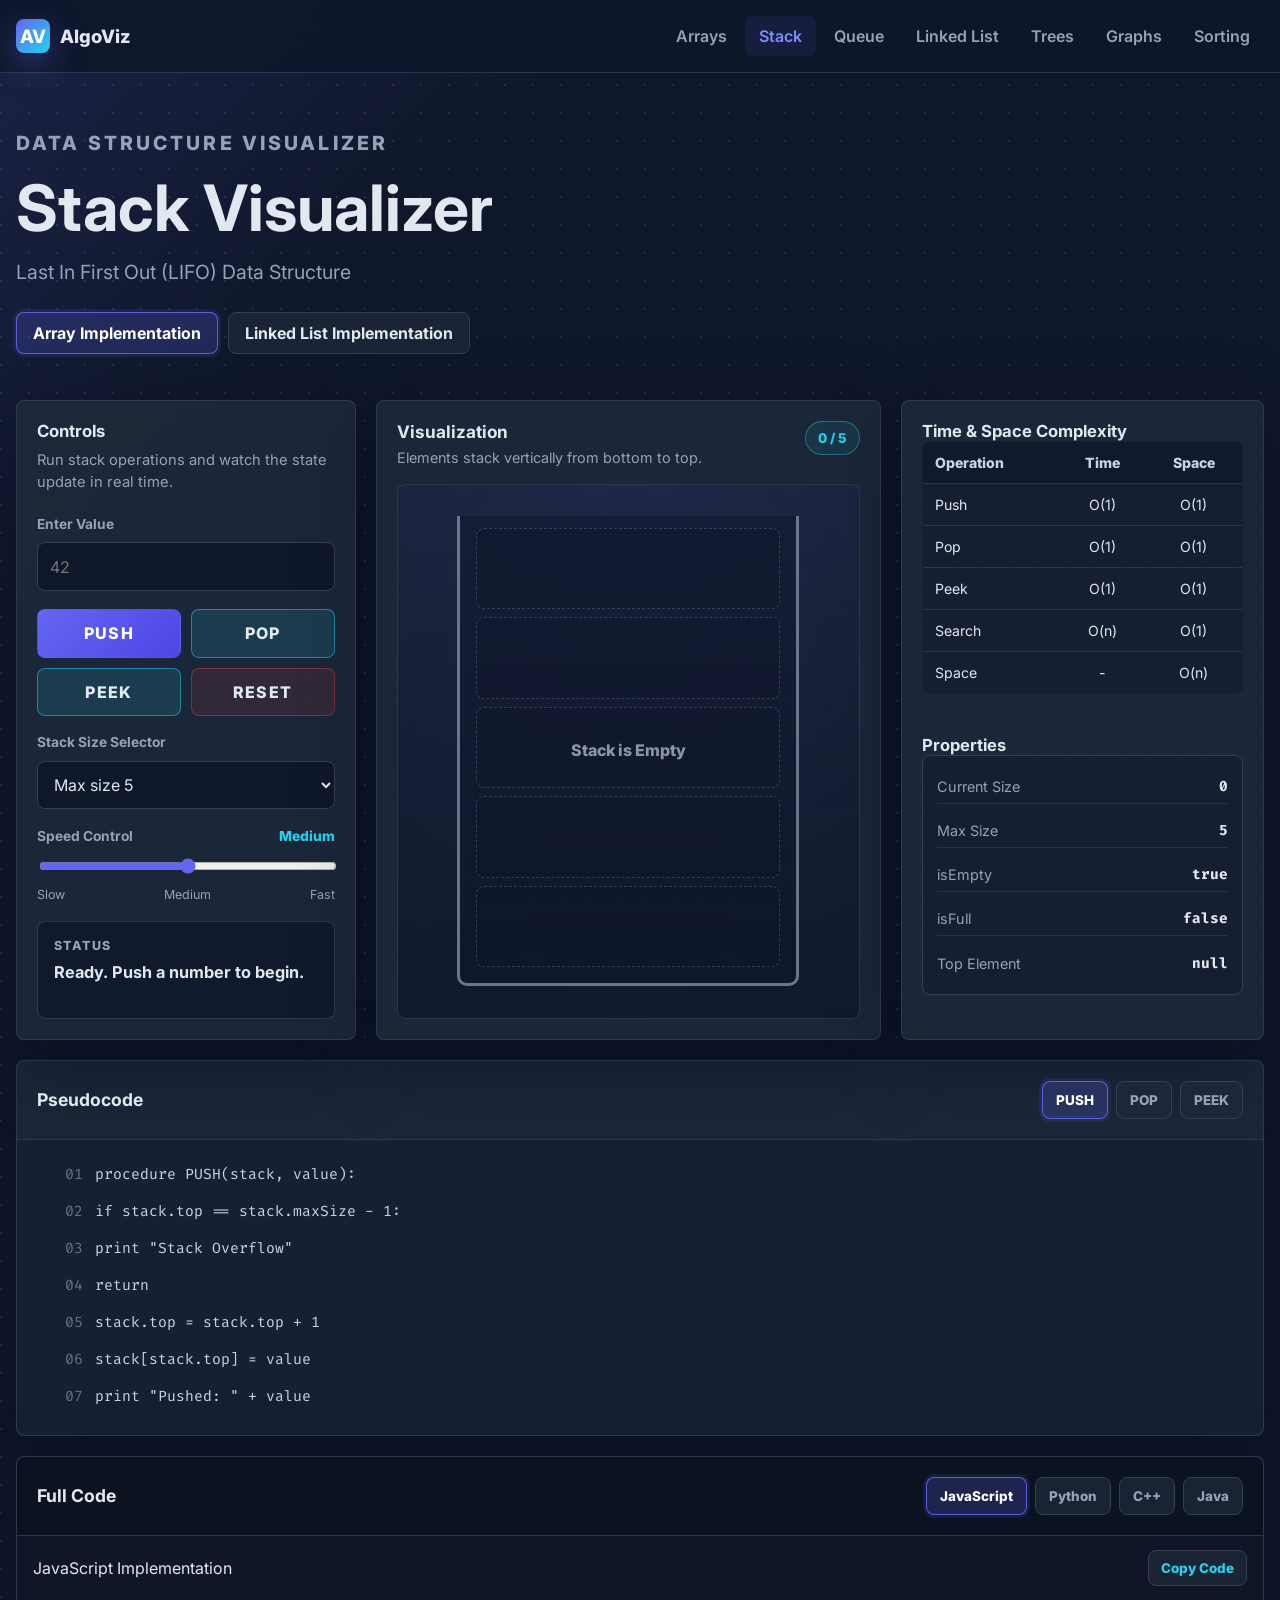
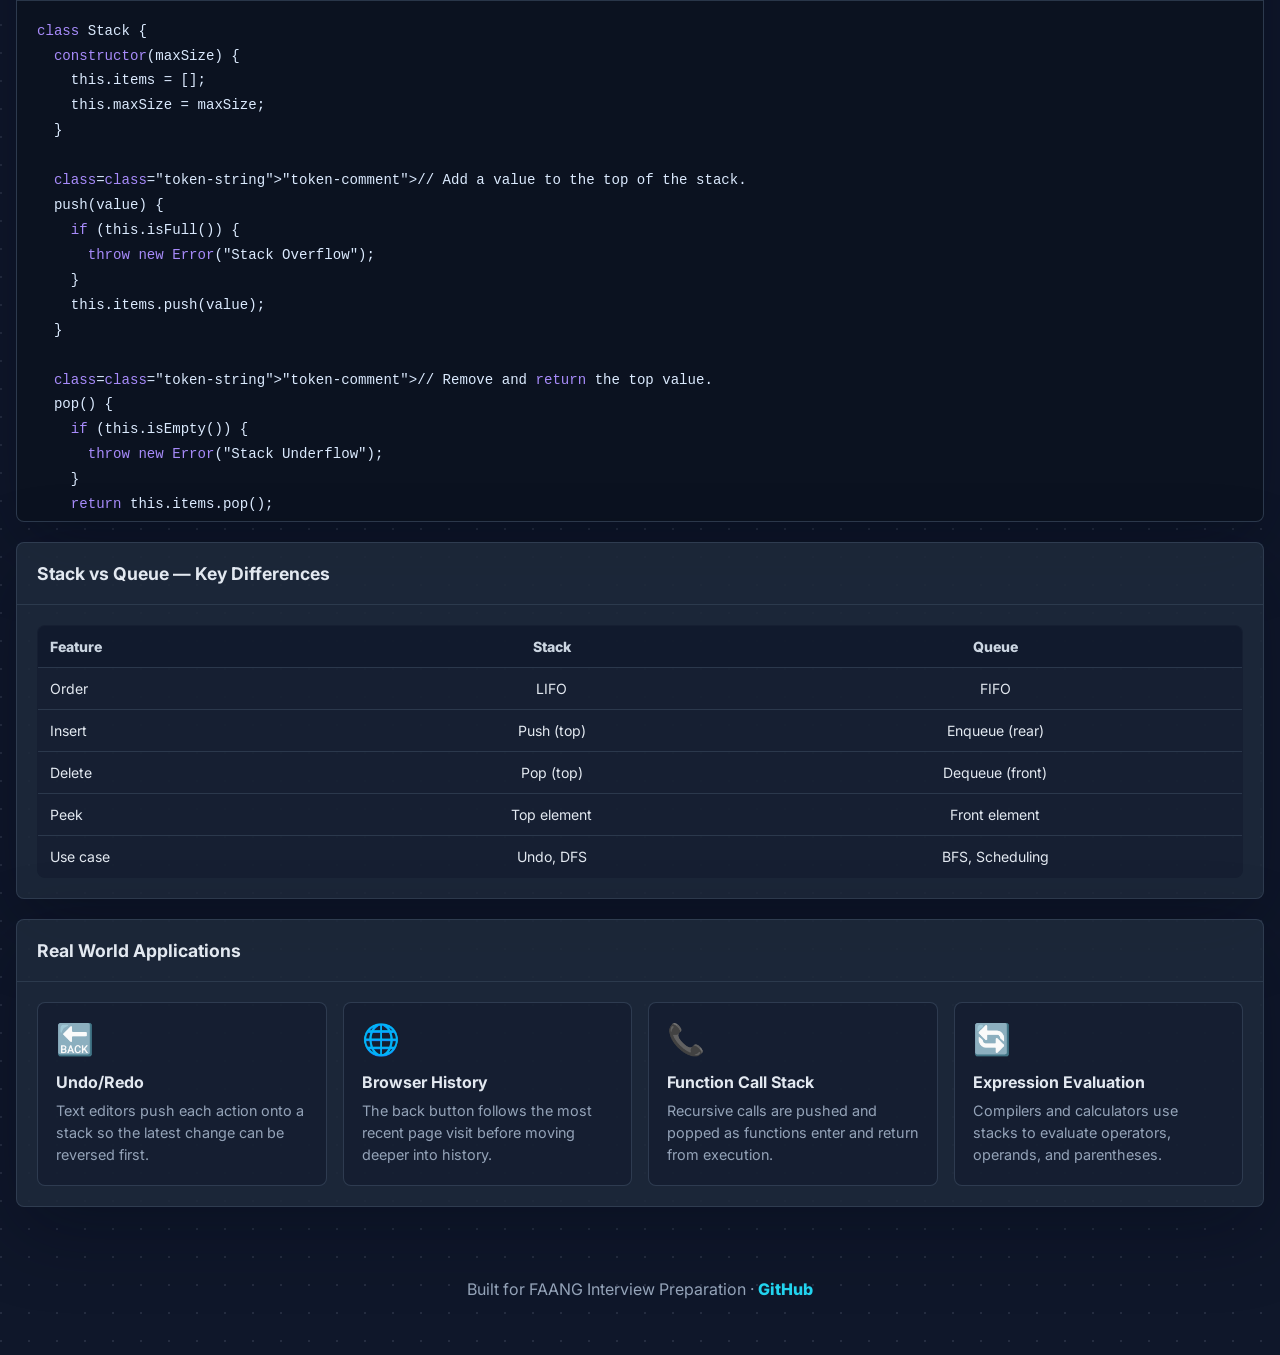
<file: index.html>
<!DOCTYPE html>
<html lang="en">
<head>
  <meta charset="UTF-8">
  <meta name="viewport" content="width=device-width, initial-scale=1.0">
  <title>Stack Visualizer | AlgoViz</title>
  <link rel="preconnect" href="https://fonts.googleapis.com">
  <link rel="preconnect" href="https://fonts.gstatic.com" crossorigin>
  <link href="https://fonts.googleapis.com/css2?family=Fira+Code:wght@400;500;600&family=Inter:wght@400;500;600;700;800&display=swap" rel="stylesheet">
  <style>
    :root {
      --bg: #0f172a;
      --panel: #1e293b;
      --panel-soft: #172033;
      --border: #334155;
      --text: #e2e8f0;
      --muted: #94a3b8;
      --accent: #6366f1;
      --accent-strong: #818cf8;
      --secondary: #22d3ee;
      --success: #34d399;
      --warning: #f59e0b;
      --danger: #ef4444;
      --danger-soft: rgba(239, 68, 68, 0.18);
      --shadow: 0 24px 80px rgba(2, 6, 23, 0.32);
      --radius: 8px;
    }

    * {
      box-sizing: border-box;
    }

    html {
      scroll-behavior: smooth;
    }

    body {
      min-height: 100vh;
      margin: 0;
      color: var(--text);
      font-family: "Inter", system-ui, -apple-system, BlinkMacSystemFont, "Segoe UI", sans-serif;
      background:
        radial-gradient(circle at 1px 1px, rgba(148, 163, 184, 0.16) 1px, transparent 0) 0 0 / 28px 28px,
        linear-gradient(135deg, rgba(99, 102, 241, 0.14), transparent 28rem),
        var(--bg);
    }

    body.nav-open {
      overflow: hidden;
    }

    button,
    input,
    select {
      font: inherit;
    }

    button {
      cursor: pointer;
    }

    button:disabled,
    input:disabled,
    select:disabled {
      cursor: not-allowed;
      opacity: 0.56;
    }

    a {
      color: inherit;
      text-decoration: none;
    }

    .page {
      width: min(1440px, calc(100% - 32px));
      margin: 0 auto;
    }

    .navbar {
      position: sticky;
      top: 0;
      z-index: 30;
      width: 100%;
      border-bottom: 1px solid rgba(51, 65, 85, 0.78);
      background: rgba(15, 23, 42, 0.86);
      backdrop-filter: blur(18px);
    }

    .nav-inner {
      width: min(1440px, calc(100% - 32px));
      min-height: 72px;
      margin: 0 auto;
      display: flex;
      align-items: center;
      justify-content: space-between;
      gap: 24px;
    }

    .logo {
      display: inline-flex;
      align-items: center;
      gap: 10px;
      font-size: 1.15rem;
      font-weight: 800;
      letter-spacing: 0;
    }

    .logo-mark {
      width: 34px;
      height: 34px;
      border-radius: 8px;
      display: grid;
      place-items: center;
      background: linear-gradient(135deg, var(--accent), var(--secondary));
      color: white;
      box-shadow: 0 12px 32px rgba(99, 102, 241, 0.36);
    }

    .nav-links {
      display: flex;
      align-items: center;
      justify-content: flex-end;
      gap: 4px;
      list-style: none;
      margin: 0;
      padding: 0;
    }

    .nav-links a {
      display: inline-flex;
      align-items: center;
      min-height: 40px;
      padding: 0 14px;
      border-radius: 8px;
      color: var(--muted);
      font-weight: 600;
      transition: color 180ms ease, background 180ms ease;
    }

    .nav-links a:hover,
    .nav-links a.active {
      color: var(--accent-strong);
      background: rgba(99, 102, 241, 0.1);
    }

    .hamburger {
      display: none;
      width: 42px;
      height: 42px;
      border: 1px solid var(--border);
      border-radius: 8px;
      background: rgba(30, 41, 59, 0.84);
      color: var(--text);
      align-items: center;
      justify-content: center;
      flex-direction: column;
      gap: 5px;
    }

    .hamburger span {
      width: 18px;
      height: 2px;
      border-radius: 99px;
      background: currentColor;
      transition: transform 180ms ease, opacity 180ms ease;
    }

    .nav-open .hamburger span:nth-child(1) {
      transform: translateY(7px) rotate(45deg);
    }

    .nav-open .hamburger span:nth-child(2) {
      opacity: 0;
    }

    .nav-open .hamburger span:nth-child(3) {
      transform: translateY(-7px) rotate(-45deg);
    }

    .hero {
      padding: 54px 0 28px;
      display: grid;
      gap: 18px;
    }

    .eyebrow {
      margin: 0;
      color: var(--secondary);
      font-size: 0.83rem;
      font-weight: 800;
      letter-spacing: 0.16em;
      text-transform: uppercase;
    }

    .hero h1 {
      margin: 0;
      font-size: clamp(2.4rem, 5vw, 5.2rem);
      line-height: 0.94;
      letter-spacing: 0;
    }

    .hero p {
      max-width: 720px;
      margin: 0;
      color: var(--muted);
      font-size: clamp(1rem, 2vw, 1.22rem);
      line-height: 1.7;
    }

    .implementation-toggle {
      display: flex;
      flex-wrap: wrap;
      gap: 10px;
      margin-top: 4px;
    }

    .badge-toggle,
    .tab-button,
    .operation-button,
    .copy-button {
      border: 1px solid var(--border);
      border-radius: 8px;
      color: var(--text);
      background: rgba(30, 41, 59, 0.74);
      transition: transform 180ms ease, border-color 180ms ease, background 180ms ease, color 180ms ease, box-shadow 180ms ease;
    }

    .badge-toggle {
      min-height: 42px;
      padding: 0 16px;
      font-weight: 700;
    }

    .badge-toggle.active,
    .tab-button.active {
      border-color: rgba(99, 102, 241, 0.9);
      color: white;
      background: rgba(99, 102, 241, 0.22);
      box-shadow: 0 0 0 3px rgba(99, 102, 241, 0.12);
    }

    .main-grid {
      display: grid;
      grid-template-columns: minmax(280px, 0.86fr) minmax(360px, 1.28fr) minmax(300px, 0.92fr);
      gap: 20px;
      align-items: stretch;
      margin-top: 18px;
    }

    .panel {
      border: 1px solid rgba(51, 65, 85, 0.86);
      border-radius: var(--radius);
      background: rgba(30, 41, 59, 0.88);
      box-shadow: var(--shadow);
    }

    .panel-header {
      padding: 20px 20px 0;
    }

    .panel-header h2 {
      margin: 0;
      font-size: 1.05rem;
      letter-spacing: 0;
    }

    .panel-header p {
      margin: 8px 0 0;
      color: var(--muted);
      font-size: 0.92rem;
      line-height: 1.5;
    }

    .controls {
      padding: 20px;
      display: grid;
      gap: 18px;
    }

    .field {
      display: grid;
      gap: 8px;
    }

    .field label,
    .range-label {
      color: var(--muted);
      font-size: 0.86rem;
      font-weight: 700;
    }

    .input,
    .select {
      width: 100%;
      min-height: 46px;
      border: 1px solid var(--border);
      border-radius: 8px;
      color: var(--text);
      background: #0f172a;
      padding: 0 12px;
      outline: none;
      transition: border-color 180ms ease, box-shadow 180ms ease;
    }

    .input:focus,
    .select:focus {
      border-color: var(--accent);
      box-shadow: 0 0 0 3px rgba(99, 102, 241, 0.18);
    }

    .operation-grid {
      display: grid;
      grid-template-columns: repeat(2, minmax(0, 1fr));
      gap: 10px;
    }

    .operation-button {
      min-height: 46px;
      padding: 0 12px;
      font-weight: 800;
      letter-spacing: 0.08em;
      text-transform: uppercase;
    }

    .operation-button:hover:not(:disabled),
    .badge-toggle:hover,
    .tab-button:hover,
    .copy-button:hover {
      transform: translateY(-1px);
      border-color: rgba(34, 211, 238, 0.78);
      box-shadow: 0 16px 34px rgba(2, 6, 23, 0.24), 0 0 24px rgba(34, 211, 238, 0.08);
    }

    .operation-button.primary {
      border-color: transparent;
      color: white;
      background: linear-gradient(135deg, var(--accent), #4f46e5);
    }

    .operation-button.secondary {
      border-color: rgba(34, 211, 238, 0.5);
      background: rgba(34, 211, 238, 0.12);
    }

    .operation-button.danger {
      border-color: rgba(239, 68, 68, 0.4);
      background: rgba(239, 68, 68, 0.1);
    }

    .speed-control {
      display: grid;
      gap: 10px;
    }

    .speed-row {
      display: flex;
      align-items: center;
      justify-content: space-between;
      gap: 16px;
    }

    .speed-value {
      color: var(--secondary);
      font-size: 0.86rem;
      font-weight: 800;
    }

    .range {
      width: 100%;
      accent-color: var(--accent);
    }

    .speed-markers {
      display: flex;
      justify-content: space-between;
      color: var(--muted);
      font-size: 0.78rem;
    }

    .status-box {
      min-height: 92px;
      border: 1px solid rgba(51, 65, 85, 0.86);
      border-radius: 8px;
      padding: 16px;
      background: rgba(15, 23, 42, 0.72);
      transition: background 180ms ease, border-color 180ms ease, transform 180ms ease;
    }

    .status-label {
      margin: 0 0 8px;
      color: var(--muted);
      font-size: 0.78rem;
      font-weight: 800;
      letter-spacing: 0.12em;
      text-transform: uppercase;
    }

    .status-message {
      margin: 0;
      color: var(--text);
      font-size: 1.02rem;
      font-weight: 700;
      line-height: 1.45;
    }

    .status-box.error {
      border-color: rgba(239, 68, 68, 0.8);
      background: rgba(127, 29, 29, 0.42);
      animation: redFlash 300ms ease;
    }

    .visual-panel {
      padding: 20px;
      display: grid;
      grid-template-rows: auto 1fr;
      gap: 18px;
      min-height: 640px;
    }

    .visual-toolbar {
      display: flex;
      align-items: flex-start;
      justify-content: space-between;
      gap: 12px;
    }

    .visual-toolbar h2 {
      margin: 0;
      font-size: 1.08rem;
    }

    .visual-toolbar p {
      margin: 7px 0 0;
      color: var(--muted);
      font-size: 0.9rem;
    }

    .size-pill {
      flex: 0 0 auto;
      border: 1px solid rgba(34, 211, 238, 0.4);
      border-radius: 999px;
      padding: 8px 12px;
      color: var(--secondary);
      background: rgba(34, 211, 238, 0.09);
      font-size: 0.84rem;
      font-weight: 800;
    }

    .stack-stage {
      position: relative;
      display: grid;
      place-items: center;
      min-height: 510px;
      border: 1px solid rgba(51, 65, 85, 0.72);
      border-radius: 8px;
      background:
        linear-gradient(180deg, rgba(15, 23, 42, 0.36), rgba(15, 23, 42, 0.78)),
        radial-gradient(circle at 50% 0%, rgba(99, 102, 241, 0.18), transparent 34rem);
      overflow: hidden;
    }

    .stack-frame {
      position: relative;
      width: min(360px, 74%);
      height: 470px;
      display: grid;
      gap: 8px;
      padding: 12px 16px 16px;
      border-right: 3px solid rgba(148, 163, 184, 0.68);
      border-bottom: 3px solid rgba(148, 163, 184, 0.68);
      border-left: 3px solid rgba(148, 163, 184, 0.68);
      border-radius: 0 0 10px 10px;
      background: rgba(15, 23, 42, 0.46);
    }

    .stack-slot {
      position: relative;
      min-height: 0;
      border: 1px dashed rgba(148, 163, 184, 0.28);
      border-radius: 8px;
      background: rgba(15, 23, 42, 0.34);
    }

    .stack-item {
      position: absolute;
      inset: 0;
      display: grid;
      grid-template-columns: auto 1fr;
      align-items: center;
      gap: 12px;
      min-height: 0;
      border: 1px solid rgba(99, 102, 241, 0.52);
      border-radius: 8px;
      padding: 0 14px;
      background: linear-gradient(135deg, rgba(34, 211, 238, 0.18), rgba(99, 102, 241, 0.2));
      color: white;
      box-shadow: 0 14px 38px rgba(2, 6, 23, 0.32);
      transition: transform 220ms ease, box-shadow 220ms ease, background 220ms ease;
    }

    .stack-item.top {
      border-color: rgba(129, 140, 248, 0.95);
      background: linear-gradient(135deg, var(--accent), #4f46e5);
      box-shadow: 0 0 0 1px rgba(129, 140, 248, 0.28), 0 20px 46px rgba(99, 102, 241, 0.32);
    }

    .index-chip {
      display: inline-grid;
      place-items: center;
      width: 34px;
      height: 28px;
      border-radius: 999px;
      color: #cffafe;
      background: rgba(15, 23, 42, 0.34);
      font-size: 0.78rem;
      font-weight: 800;
    }

    .stack-value {
      overflow: hidden;
      text-overflow: ellipsis;
      white-space: nowrap;
      font-size: 1.02rem;
      font-weight: 800;
    }

    .top-pointer {
      position: absolute;
      top: 50%;
      left: -98px;
      transform: translateY(-50%);
      display: flex;
      align-items: center;
      gap: 8px;
      color: var(--secondary);
      font-size: 0.78rem;
      font-weight: 900;
      letter-spacing: 0.12em;
      text-transform: uppercase;
      filter: drop-shadow(0 0 14px rgba(34, 211, 238, 0.42));
    }

    .top-pointer::after {
      content: "";
      width: 42px;
      height: 2px;
      background: var(--secondary);
      clip-path: polygon(0 0, calc(100% - 8px) 0, calc(100% - 8px) -5px, 100% 50%, calc(100% - 8px) 5px, calc(100% - 8px) 100%, 0 100%);
    }

    .empty-state {
      position: absolute;
      inset: 0;
      display: grid;
      place-items: center;
      pointer-events: none;
      color: rgba(226, 232, 240, 0.6);
      font-weight: 800;
      text-align: center;
    }

    .push-enter {
      animation: dropIn 300ms cubic-bezier(0.2, 1.2, 0.34, 1) both;
    }

    .pop-exit {
      animation: flyOut 300ms ease-in both;
    }

    .peek-flash {
      animation: peekPulse 400ms ease-in-out 2;
    }

    .shake {
      animation: shake 300ms ease-in-out;
    }

    .info-panel {
      padding: 20px;
      display: grid;
      gap: 18px;
    }

    .info-panel h2,
    .info-panel h3 {
      margin: 0;
      font-size: 1.04rem;
    }

    .data-table {
      width: 100%;
      border-collapse: collapse;
      overflow: hidden;
      border: 1px solid var(--border);
      border-radius: 8px;
      background: rgba(15, 23, 42, 0.42);
    }

    .data-table th,
    .data-table td {
      padding: 12px;
      border-bottom: 1px solid rgba(51, 65, 85, 0.76);
      color: var(--text);
      font-size: 0.88rem;
      text-align: left;
    }

    .data-table th {
      color: #cbd5e1;
      background: rgba(15, 23, 42, 0.62);
      font-weight: 800;
    }

    .data-table tr:last-child td {
      border-bottom: 0;
    }

    .data-table td:not(:first-child),
    .data-table th:not(:first-child) {
      text-align: center;
    }

    .properties {
      display: grid;
      gap: 10px;
      border: 1px solid var(--border);
      border-radius: 8px;
      padding: 14px;
      background: rgba(15, 23, 42, 0.42);
    }

    .property-row {
      display: flex;
      align-items: center;
      justify-content: space-between;
      gap: 14px;
      min-height: 34px;
      border-bottom: 1px solid rgba(51, 65, 85, 0.58);
      color: var(--muted);
      font-size: 0.9rem;
    }

    .property-row:last-child {
      border-bottom: 0;
    }

    .property-row strong {
      color: var(--text);
      font-family: "Fira Code", monospace;
      font-size: 0.9rem;
    }

    .section {
      margin-top: 20px;
      border: 1px solid rgba(51, 65, 85, 0.86);
      border-radius: var(--radius);
      background: rgba(30, 41, 59, 0.88);
      box-shadow: var(--shadow);
      overflow: hidden;
    }

    .section-heading {
      display: flex;
      align-items: center;
      justify-content: space-between;
      gap: 16px;
      padding: 20px;
      border-bottom: 1px solid rgba(51, 65, 85, 0.74);
    }

    .section-heading h2 {
      margin: 0;
      font-size: 1.1rem;
    }

    .tabs {
      display: flex;
      flex-wrap: wrap;
      gap: 8px;
    }

    .tab-button {
      min-height: 38px;
      padding: 0 13px;
      color: var(--muted);
      font-size: 0.84rem;
      font-weight: 800;
    }

    .pseudo-body {
      padding: 18px 20px 22px;
      background: rgba(15, 23, 42, 0.36);
    }

    .pseudo-code {
      display: grid;
      gap: 4px;
      margin: 0;
      font-family: "Fira Code", monospace;
      font-size: 0.92rem;
      line-height: 1.7;
      white-space: pre-wrap;
    }

    .pseudo-line {
      display: grid;
      grid-template-columns: 36px 1fr;
      gap: 12px;
      border-radius: 8px;
      padding: 4px 10px;
      color: #cbd5e1;
      transition: color 220ms ease, background 220ms ease, transform 220ms ease;
    }

    .line-number {
      color: #64748b;
      text-align: right;
      user-select: none;
    }

    .pseudo-line.active {
      color: white;
      background: rgba(99, 102, 241, 0.24);
      box-shadow: inset 3px 0 0 var(--accent);
      transform: translateX(2px);
    }

    .code-panel {
      background: #0b1220;
    }

    .code-toolbar {
      display: flex;
      align-items: center;
      justify-content: space-between;
      gap: 16px;
      padding: 14px 16px;
      border-bottom: 1px solid rgba(51, 65, 85, 0.74);
      background: rgba(15, 23, 42, 0.84);
    }

    .copy-button {
      min-height: 36px;
      padding: 0 12px;
      color: var(--secondary);
      font-size: 0.84rem;
      font-weight: 800;
    }

    .code-scroll {
      max-height: 520px;
      overflow: auto;
      padding: 18px 20px 22px;
    }

    .code-block {
      margin: 0;
      color: #dbeafe;
      font-family: "Fira Code", Consolas, monospace;
      font-size: 0.88rem;
      line-height: 1.7;
      white-space: pre;
    }

    .token-comment { color: #64748b; }
    .token-keyword { color: #a78bfa; }
    .token-string { color: #67e8f9; }
    .token-number { color: #fbbf24; }

    .comparison-wrap {
      padding: 20px;
      overflow-x: auto;
    }

    .applications {
      display: grid;
      grid-template-columns: repeat(4, minmax(0, 1fr));
      gap: 16px;
      padding: 20px;
    }

    .app-card {
      min-height: 180px;
      border: 1px solid rgba(51, 65, 85, 0.86);
      border-radius: 8px;
      padding: 18px;
      background: rgba(15, 23, 42, 0.48);
      transition: transform 200ms ease, border-color 200ms ease, box-shadow 200ms ease;
    }

    .app-card:hover {
      transform: translateY(-5px);
      border-color: rgba(34, 211, 238, 0.6);
      box-shadow: 0 24px 48px rgba(2, 6, 23, 0.34), 0 0 28px rgba(34, 211, 238, 0.08);
    }

    .app-icon {
      font-size: 1.9rem;
    }

    .app-card h3 {
      margin: 14px 0 8px;
      font-size: 1rem;
    }

    .app-card p {
      margin: 0;
      color: var(--muted);
      line-height: 1.55;
      font-size: 0.9rem;
    }

    .footer {
      margin-top: 28px;
      padding: 28px 0 40px;
      color: var(--muted);
      text-align: center;
    }

    .footer a {
      color: var(--secondary);
      font-weight: 800;
    }

    @keyframes dropIn {
      0% { transform: translateY(-120px) scale(0.96); opacity: 0; }
      72% { transform: translateY(7px) scale(1.01); opacity: 1; }
      100% { transform: translateY(0) scale(1); opacity: 1; }
    }

    @keyframes flyOut {
      0% { transform: translateY(0); opacity: 1; }
      100% { transform: translateY(-110px); opacity: 0; }
    }

    @keyframes peekPulse {
      0%, 100% { box-shadow: 0 0 0 1px rgba(129, 140, 248, 0.28), 0 20px 46px rgba(99, 102, 241, 0.32); }
      50% { box-shadow: 0 0 0 6px rgba(34, 211, 238, 0.16), 0 0 34px rgba(34, 211, 238, 0.5); }
    }

    @keyframes shake {
      0%, 100% { transform: translateX(0); }
      20% { transform: translateX(-8px); }
      40% { transform: translateX(8px); }
      60% { transform: translateX(-6px); }
      80% { transform: translateX(6px); }
    }

    @keyframes redFlash {
      0%, 100% { background: rgba(127, 29, 29, 0.42); }
      50% { background: rgba(239, 68, 68, 0.36); }
    }

    @media (max-width: 1180px) {
      .main-grid {
        grid-template-columns: minmax(280px, 0.9fr) minmax(360px, 1.1fr);
      }

      .info-panel {
        grid-column: 1 / -1;
        grid-template-columns: minmax(0, 1fr) minmax(0, 1fr);
        align-items: start;
      }

      .applications {
        grid-template-columns: repeat(2, minmax(0, 1fr));
      }
    }

    @media (max-width: 820px) {
      .page,
      .nav-inner {
        width: min(100% - 24px, 720px);
      }

      .hamburger {
        display: inline-flex;
      }

      .nav-links {
        position: fixed;
        top: 72px;
        right: 12px;
        left: 12px;
        display: none;
        flex-direction: column;
        align-items: stretch;
        padding: 12px;
        border: 1px solid var(--border);
        border-radius: 8px;
        background: rgba(15, 23, 42, 0.96);
        box-shadow: var(--shadow);
      }

      .nav-open .nav-links {
        display: flex;
      }

      .nav-links a {
        justify-content: center;
      }

      .hero {
        padding-top: 36px;
      }

      .main-grid,
      .info-panel {
        grid-template-columns: 1fr;
      }

      .visual-panel {
        min-height: auto;
      }

      .stack-stage {
        min-height: 470px;
      }

      .stack-frame {
        width: min(310px, 78%);
        height: 420px;
      }

      .top-pointer {
        left: -76px;
      }

      .top-pointer::after {
        width: 28px;
      }

      .section-heading,
      .code-toolbar {
        align-items: flex-start;
        flex-direction: column;
      }

      .applications {
        grid-template-columns: 1fr;
      }
    }

    @media (max-width: 520px) {
      .operation-grid {
        grid-template-columns: 1fr;
      }

      .stack-frame {
        width: min(250px, 72%);
        height: 390px;
        padding-inline: 10px;
      }

      .top-pointer {
        left: -58px;
        font-size: 0;
      }

      .top-pointer::after {
        width: 36px;
      }

      .data-table th,
      .data-table td {
        padding: 10px 8px;
      }
    }
  </style>
</head>
<body>
  <nav class="navbar" aria-label="Primary navigation">
    <div class="nav-inner">
      <a href="#top" class="logo" aria-label="AlgoViz home">
        <span class="logo-mark">AV</span>
        <span>AlgoViz</span>
      </a>
      <button class="hamburger" id="menuButton" type="button" aria-label="Open menu" aria-expanded="false">
        <span></span>
        <span></span>
        <span></span>
      </button>
      <ul class="nav-links" id="navLinks">
        <li><a href="#arrays">Arrays</a></li>
        <li><a class="active" href="#top">Stack</a></li>
        <li><a href="#queue">Queue</a></li>
        <li><a href="#linked-list">Linked List</a></li>
        <li><a href="#trees">Trees</a></li>
        <li><a href="#graphs">Graphs</a></li>
        <li><a href="#sorting">Sorting</a></li>
      </ul>
    </div>
  </nav>

  <main class="page" id="top">
    <header class="hero">
      <p class="eyebrow">Data Structure Visualizer</p>
      <h1>Stack Visualizer</h1>
      <p>Last In First Out (LIFO) Data Structure</p>
      <div class="implementation-toggle" aria-label="Implementation type">
        <button class="badge-toggle active" type="button" data-implementation="Array">Array Implementation</button>
        <button class="badge-toggle" type="button" data-implementation="Linked List">Linked List Implementation</button>
      </div>
    </header>

    <section class="main-grid" aria-label="Stack visualizer workspace">
      <aside class="panel controls" aria-label="Controls">
        <div>
          <div class="panel-header" style="padding: 0;">
            <h2>Controls</h2>
            <p>Run stack operations and watch the state update in real time.</p>
          </div>
        </div>

        <div class="field">
          <label for="valueInput">Enter Value</label>
          <input class="input" id="valueInput" type="number" inputmode="numeric" placeholder="42">
        </div>

        <div class="operation-grid">
          <button class="operation-button primary" id="pushButton" type="button">Push</button>
          <button class="operation-button secondary" id="popButton" type="button">Pop</button>
          <button class="operation-button secondary" id="peekButton" type="button">Peek</button>
          <button class="operation-button danger" id="resetButton" type="button">Reset</button>
        </div>

        <div class="field">
          <label for="maxSizeSelect">Stack Size Selector</label>
          <select class="select" id="maxSizeSelect"></select>
        </div>

        <div class="speed-control">
          <div class="speed-row">
            <span class="range-label">Speed Control</span>
            <span class="speed-value" id="speedLabel">Medium</span>
          </div>
          <input class="range" id="speedRange" type="range" min="0" max="2" step="1" value="1" aria-label="Animation speed">
          <div class="speed-markers" aria-hidden="true">
            <span>Slow</span>
            <span>Medium</span>
            <span>Fast</span>
          </div>
        </div>

        <div class="status-box" id="statusBox" role="status" aria-live="polite">
          <p class="status-label">Status</p>
          <p class="status-message" id="statusMessage">Ready. Push a number to begin.</p>
        </div>
      </aside>

      <section class="panel visual-panel" aria-label="Stack visualization">
        <div class="visual-toolbar">
          <div>
            <h2>Visualization</h2>
            <p>Elements stack vertically from bottom to top.</p>
          </div>
          <span class="size-pill" id="visualSize">0 / 5</span>
        </div>
        <div class="stack-stage" id="stackStage">
          <div class="stack-frame" id="stackFrame" aria-label="Visual stack frame"></div>
        </div>
      </section>

      <aside class="panel info-panel" aria-label="Information panel">
        <section>
          <h2>Time &amp; Space Complexity</h2>
          <table class="data-table" aria-label="Stack complexity table">
            <thead>
              <tr>
                <th>Operation</th>
                <th>Time</th>
                <th>Space</th>
              </tr>
            </thead>
            <tbody>
              <tr><td>Push</td><td>O(1)</td><td>O(1)</td></tr>
              <tr><td>Pop</td><td>O(1)</td><td>O(1)</td></tr>
              <tr><td>Peek</td><td>O(1)</td><td>O(1)</td></tr>
              <tr><td>Search</td><td>O(n)</td><td>O(1)</td></tr>
              <tr><td>Space</td><td>-</td><td>O(n)</td></tr>
            </tbody>
          </table>
        </section>

        <section>
          <h3>Properties</h3>
          <div class="properties" aria-label="Live stack properties">
            <div class="property-row"><span>Current Size</span><strong id="currentSize">0</strong></div>
            <div class="property-row"><span>Max Size</span><strong id="maxSizeValue">5</strong></div>
            <div class="property-row"><span>isEmpty</span><strong id="isEmptyValue">true</strong></div>
            <div class="property-row"><span>isFull</span><strong id="isFullValue">false</strong></div>
            <div class="property-row"><span>Top Element</span><strong id="topElementValue">null</strong></div>
          </div>
        </section>
      </aside>
    </section>

    <section class="section" aria-label="Pseudocode panel">
      <div class="section-heading">
        <h2>Pseudocode</h2>
        <div class="tabs" id="pseudoTabs" role="tablist" aria-label="Pseudocode operations"></div>
      </div>
      <div class="pseudo-body">
        <pre class="pseudo-code" id="pseudoCode" aria-live="polite"></pre>
      </div>
    </section>

    <section class="section code-panel" aria-label="Full code panel">
      <div class="section-heading">
        <h2>Full Code</h2>
        <div class="tabs" id="codeTabs" role="tablist" aria-label="Implementation languages"></div>
      </div>
      <div class="code-toolbar">
        <span id="codeTitle">JavaScript Implementation</span>
        <button class="copy-button" id="copyButton" type="button">Copy Code</button>
      </div>
      <div class="code-scroll">
        <pre class="code-block"><code id="codeBlock"></code></pre>
      </div>
    </section>

    <section class="section" aria-label="Stack and queue comparison">
      <div class="section-heading">
        <h2>Stack vs Queue &mdash; Key Differences</h2>
      </div>
      <div class="comparison-wrap">
        <table class="data-table">
          <thead>
            <tr>
              <th>Feature</th>
              <th>Stack</th>
              <th>Queue</th>
            </tr>
          </thead>
          <tbody>
            <tr><td>Order</td><td>LIFO</td><td>FIFO</td></tr>
            <tr><td>Insert</td><td>Push (top)</td><td>Enqueue (rear)</td></tr>
            <tr><td>Delete</td><td>Pop (top)</td><td>Dequeue (front)</td></tr>
            <tr><td>Peek</td><td>Top element</td><td>Front element</td></tr>
            <tr><td>Use case</td><td>Undo, DFS</td><td>BFS, Scheduling</td></tr>
          </tbody>
        </table>
      </div>
    </section>

    <section class="section" aria-label="Real world applications">
      <div class="section-heading">
        <h2>Real World Applications</h2>
      </div>
      <div class="applications">
        <article class="app-card">
          <span class="app-icon" aria-hidden="true">🔙</span>
          <h3>Undo/Redo</h3>
          <p>Text editors push each action onto a stack so the latest change can be reversed first.</p>
        </article>
        <article class="app-card">
          <span class="app-icon" aria-hidden="true">🌐</span>
          <h3>Browser History</h3>
          <p>The back button follows the most recent page visit before moving deeper into history.</p>
        </article>
        <article class="app-card">
          <span class="app-icon" aria-hidden="true">📞</span>
          <h3>Function Call Stack</h3>
          <p>Recursive calls are pushed and popped as functions enter and return from execution.</p>
        </article>
        <article class="app-card">
          <span class="app-icon" aria-hidden="true">🔄</span>
          <h3>Expression Evaluation</h3>
          <p>Compilers and calculators use stacks to evaluate operators, operands, and parentheses.</p>
        </article>
      </div>
    </section>
  </main>

  <footer class="footer">
    <p>Built for FAANG Interview Preparation · <a href="https://github.com/" target="_blank" rel="noreferrer">GitHub</a></p>
  </footer>

  <script>
    class Stack {
      constructor(maxSize = 5) {
        this.items = [];
        this.maxSize = maxSize;
      }

      push(value) {
        if (this.isFull()) return false;
        this.items.push(value);
        return true;
      }

      pop() {
        if (this.isEmpty()) return null;
        return this.items.pop();
      }

      peek() {
        if (this.isEmpty()) return null;
        return this.items[this.items.length - 1];
      }

      isEmpty() {
        return this.items.length === 0;
      }

      isFull() {
        return this.items.length === this.maxSize;
      }

      size() {
        return this.items.length;
      }

      reset() {
        this.items = [];
      }

      setMaxSize(maxSize) {
        this.maxSize = maxSize;
        if (this.items.length > maxSize) {
          this.items = this.items.slice(0, maxSize);
        }
      }
    }

    const stack = new Stack(5);
    const speedOptions = [
      { label: "Slow", delay: 1000 },
      { label: "Medium", delay: 500 },
      { label: "Fast", delay: 200 }
    ];

    const pseudoData = {
      PUSH: [
        "procedure PUSH(stack, value):",
        "if stack.top == stack.maxSize - 1:",
        "print \"Stack Overflow\"",
        "return",
        "stack.top = stack.top + 1",
        "stack[stack.top] = value",
        "print \"Pushed: \" + value"
      ],
      POP: [
        "procedure POP(stack):",
        "if stack.top == -1:",
        "print \"Stack Underflow\"",
        "return",
        "value = stack[stack.top]",
        "stack.top = stack.top - 1",
        "return value"
      ],
      PEEK: [
        "procedure PEEK(stack):",
        "if stack.top == -1:",
        "print \"Stack is Empty\"",
        "return",
        "return stack[stack.top]"
      ]
    };

    const codeSamples = {
      JavaScript: `class Stack {
  constructor(maxSize) {
    this.items = [];
    this.maxSize = maxSize;
  }

  // Add a value to the top of the stack.
  push(value) {
    if (this.isFull()) {
      throw new Error("Stack Overflow");
    }
    this.items.push(value);
  }

  // Remove and return the top value.
  pop() {
    if (this.isEmpty()) {
      throw new Error("Stack Underflow");
    }
    return this.items.pop();
  }

  // Read the top value without removing it.
  peek() {
    if (this.isEmpty()) {
      return null;
    }
    return this.items[this.items.length - 1];
  }

  isEmpty() {
    return this.items.length === 0;
  }

  isFull() {
    return this.items.length === this.maxSize;
  }

  size() {
    return this.items.length;
  }
}

const stack = new Stack(5);
stack.push(10);
stack.push(20);
console.log(stack.peek()); // 20
console.log(stack.pop());  // 20`,
      Python: `class Stack:
    def __init__(self, max_size):
        self.items = []
        self.max_size = max_size

    # Add a value to the top of the stack.
    def push(self, value):
        if self.is_full():
            raise OverflowError("Stack Overflow")
        self.items.append(value)

    # Remove and return the top value.
    def pop(self):
        if self.is_empty():
            raise IndexError("Stack Underflow")
        return self.items.pop()

    # Read the top value without removing it.
    def peek(self):
        if self.is_empty():
            return None
        return self.items[-1]

    def is_empty(self):
        return len(self.items) == 0

    def is_full(self):
        return len(self.items) == self.max_size

    def size(self):
        return len(self.items)


stack = Stack(5)
stack.push(10)
stack.push(20)
print(stack.peek())  # 20
print(stack.pop())   # 20`,
      "C++": `#include <iostream>
#include <stdexcept>
#include <vector>
using namespace std;

class Stack {
private:
    vector<int> items;
    int maxSize;

public:
    Stack(int capacity) : maxSize(capacity) {}

    // Add a value to the top of the stack.
    void push(int value) {
        if (isFull()) {
            throw overflow_error("Stack Overflow");
        }
        items.push_back(value);
    }

    // Remove and return the top value.
    int pop() {
        if (isEmpty()) {
            throw underflow_error("Stack Underflow");
        }
        int value = items.back();
        items.pop_back();
        return value;
    }

    // Read the top value without removing it.
    int peek() const {
        if (isEmpty()) {
            throw underflow_error("Stack is Empty");
        }
        return items.back();
    }

    bool isEmpty() const { return items.empty(); }
    bool isFull() const { return items.size() == maxSize; }
    int size() const { return static_cast<int>(items.size()); }
};

int main() {
    Stack stack(5);
    stack.push(10);
    stack.push(20);
    cout << stack.peek() << endl; // 20
    cout << stack.pop() << endl;  // 20
}`,
      Java: `import java.util.ArrayList;

class Stack {
    private final ArrayList<Integer> items = new ArrayList<>();
    private final int maxSize;

    Stack(int maxSize) {
        this.maxSize = maxSize;
    }

    // Add a value to the top of the stack.
    void push(int value) {
        if (isFull()) {
            throw new IllegalStateException("Stack Overflow");
        }
        items.add(value);
    }

    // Remove and return the top value.
    int pop() {
        if (isEmpty()) {
            throw new IllegalStateException("Stack Underflow");
        }
        return items.remove(items.size() - 1);
    }

    // Read the top value without removing it.
    Integer peek() {
        if (isEmpty()) {
            return null;
        }
        return items.get(items.size() - 1);
    }

    boolean isEmpty() {
        return items.isEmpty();
    }

    boolean isFull() {
        return items.size() == maxSize;
    }

    int size() {
        return items.size();
    }
}

public class Main {
    public static void main(String[] args) {
        Stack stack = new Stack(5);
        stack.push(10);
        stack.push(20);
        System.out.println(stack.peek()); // 20
        System.out.println(stack.pop());  // 20
    }
}`
    };

    const dom = {
      menuButton: document.getElementById("menuButton"),
      navLinks: document.getElementById("navLinks"),
      valueInput: document.getElementById("valueInput"),
      pushButton: document.getElementById("pushButton"),
      popButton: document.getElementById("popButton"),
      peekButton: document.getElementById("peekButton"),
      resetButton: document.getElementById("resetButton"),
      maxSizeSelect: document.getElementById("maxSizeSelect"),
      speedRange: document.getElementById("speedRange"),
      speedLabel: document.getElementById("speedLabel"),
      statusBox: document.getElementById("statusBox"),
      statusMessage: document.getElementById("statusMessage"),
      stackStage: document.getElementById("stackStage"),
      stackFrame: document.getElementById("stackFrame"),
      visualSize: document.getElementById("visualSize"),
      currentSize: document.getElementById("currentSize"),
      maxSizeValue: document.getElementById("maxSizeValue"),
      isEmptyValue: document.getElementById("isEmptyValue"),
      isFullValue: document.getElementById("isFullValue"),
      topElementValue: document.getElementById("topElementValue"),
      pseudoTabs: document.getElementById("pseudoTabs"),
      pseudoCode: document.getElementById("pseudoCode"),
      codeTabs: document.getElementById("codeTabs"),
      codeTitle: document.getElementById("codeTitle"),
      codeBlock: document.getElementById("codeBlock"),
      copyButton: document.getElementById("copyButton")
    };

    let activePseudo = "PUSH";
    let activeCode = "JavaScript";
    let highlightedLine = null;
    let isAnimating = false;

    function sleep(ms) {
      return new Promise(resolve => setTimeout(resolve, ms));
    }

    function getSpeedDelay() {
      return speedOptions[Number(dom.speedRange.value)].delay;
    }

    function setStatus(message, type = "normal") {
      dom.statusMessage.textContent = message;
      dom.statusBox.classList.toggle("error", type === "error");
      if (type === "error") {
        window.setTimeout(() => dom.statusBox.classList.remove("error"), 420);
      }
    }

    function setControlsDisabled(disabled) {
      [
        dom.pushButton,
        dom.popButton,
        dom.peekButton,
        dom.resetButton,
        dom.valueInput,
        dom.maxSizeSelect,
        dom.speedRange
      ].forEach(control => {
        control.disabled = disabled;
      });
    }

    function render(options = {}) {
      const { pushIndex = null, popIndex = null, peekIndex = null } = options;
      dom.stackFrame.innerHTML = "";
      dom.stackFrame.style.gridTemplateRows = `repeat(${stack.maxSize}, minmax(0, 1fr))`;

      for (let index = stack.maxSize - 1; index >= 0; index -= 1) {
        const slot = document.createElement("div");
        slot.className = "stack-slot";

        if (index < stack.items.length) {
          const item = document.createElement("div");
          const isTop = index === stack.items.length - 1;
          item.className = "stack-item";
          if (isTop) item.classList.add("top");
          if (index === pushIndex) item.classList.add("push-enter");
          if (index === popIndex) item.classList.add("pop-exit");
          if (index === peekIndex) item.classList.add("peek-flash");
          item.innerHTML = `
            <span class="index-chip">i:${index}</span>
            <span class="stack-value">${stack.items[index]}</span>
          `;

          if (isTop) {
            const pointer = document.createElement("span");
            pointer.className = "top-pointer";
            pointer.textContent = "Top";
            item.appendChild(pointer);
          }

          slot.appendChild(item);
        }

        dom.stackFrame.appendChild(slot);
      }

      if (stack.isEmpty()) {
        const empty = document.createElement("div");
        empty.className = "empty-state";
        empty.textContent = "Stack is Empty";
        dom.stackFrame.appendChild(empty);
      }

      dom.currentSize.textContent = stack.size();
      dom.maxSizeValue.textContent = stack.maxSize;
      dom.isEmptyValue.textContent = String(stack.isEmpty());
      dom.isFullValue.textContent = String(stack.isFull());
      dom.topElementValue.textContent = stack.peek() === null ? "null" : stack.peek();
      dom.visualSize.textContent = `${stack.size()} / ${stack.maxSize}`;
    }

    function renderPseudoTabs() {
      dom.pseudoTabs.innerHTML = "";
      Object.keys(pseudoData).forEach(operation => {
        const button = document.createElement("button");
        button.type = "button";
        button.className = `tab-button${operation === activePseudo ? " active" : ""}`;
        button.textContent = operation;
        button.addEventListener("click", () => {
          activePseudo = operation;
          highlightedLine = null;
          renderPseudoTabs();
          renderPseudo();
        });
        dom.pseudoTabs.appendChild(button);
      });
    }

    function renderPseudo() {
      const lines = pseudoData[activePseudo];
      dom.pseudoCode.innerHTML = lines.map((line, index) => `
        <span class="pseudo-line${index === highlightedLine ? " active" : ""}">
          <span class="line-number">${String(index + 1).padStart(2, "0")}</span>
          <span>${escapeHtml(line)}</span>
        </span>
      `).join("");
    }

    function highlightLine(operation, index) {
      activePseudo = operation;
      highlightedLine = index;
      renderPseudoTabs();
      renderPseudo();
    }

    function clearLineHighlight() {
      highlightedLine = null;
      renderPseudo();
    }

    async function runLines(operation, lines) {
      for (const line of lines) {
        highlightLine(operation, line);
        await sleep(getSpeedDelay());
      }
    }

    function triggerStackError(message, operation, lines) {
      runLines(operation, lines).then(clearLineHighlight);
      setStatus(message, "error");
      dom.stackStage.classList.remove("shake");
      void dom.stackStage.offsetWidth;
      dom.stackStage.classList.add("shake");
    }

    async function withAnimation(task) {
      if (isAnimating) return;
      isAnimating = true;
      setControlsDisabled(true);
      try {
        await task();
      } finally {
        isAnimating = false;
        setControlsDisabled(false);
        dom.valueInput.focus();
      }
    }

    async function handlePush() {
      await withAnimation(async () => {
        const value = dom.valueInput.value.trim();
        if (value === "") {
          triggerStackError("Enter a number before pushing.", "PUSH", [0]);
          return;
        }

        if (stack.isFull()) {
          triggerStackError("Stack Overflow!", "PUSH", [0, 1, 2, 3]);
          return;
        }

        await runLines("PUSH", [0, 1, 4]);
        stack.push(value);
        render({ pushIndex: stack.size() - 1 });
        await runLines("PUSH", [5, 6]);
        await sleep(300);
        setStatus(`Pushed ${value}`);
        dom.valueInput.value = "";
        clearLineHighlight();
      });
    }

    async function handlePop() {
      await withAnimation(async () => {
        if (stack.isEmpty()) {
          triggerStackError("Stack Underflow!", "POP", [0, 1, 2, 3]);
          return;
        }

        const topIndex = stack.size() - 1;
        const value = stack.peek();
        await runLines("POP", [0, 1, 4]);
        render({ popIndex: topIndex });
        await sleep(300);
        stack.pop();
        await runLines("POP", [5, 6]);
        render();
        setStatus(`Popped ${value}`);
        clearLineHighlight();
      });
    }

    async function handlePeek() {
      await withAnimation(async () => {
        if (stack.isEmpty()) {
          triggerStackError("Stack is Empty", "PEEK", [0, 1, 2, 3]);
          return;
        }

        await runLines("PEEK", [0, 1, 4]);
        render({ peekIndex: stack.size() - 1 });
        await sleep(820);
        setStatus(`Peek: ${stack.peek()}`);
        clearLineHighlight();
      });
    }

    function handleReset() {
      if (isAnimating) return;
      stack.reset();
      render();
      clearLineHighlight();
      setStatus("Stack reset. Ready for a new run.");
    }

    function renderSizeOptions() {
      for (let size = 3; size <= 10; size += 1) {
        const option = document.createElement("option");
        option.value = size;
        option.textContent = `Max size ${size}`;
        option.selected = size === stack.maxSize;
        dom.maxSizeSelect.appendChild(option);
      }
    }

    function renderCodeTabs() {
      dom.codeTabs.innerHTML = "";
      Object.keys(codeSamples).forEach(language => {
        const button = document.createElement("button");
        button.type = "button";
        button.className = `tab-button${language === activeCode ? " active" : ""}`;
        button.textContent = language;
        button.addEventListener("click", () => {
          activeCode = language;
          renderCodeTabs();
          renderCode();
        });
        dom.codeTabs.appendChild(button);
      });
    }

    function escapeHtml(value) {
      return String(value)
        .replace(/&/g, "&amp;")
        .replace(/</g, "&lt;")
        .replace(/>/g, "&gt;")
        .replace(/"/g, "&quot;")
        .replace(/'/g, "&#039;");
    }

    function highlightCode(value) {
      let code = escapeHtml(value);
      code = code.replace(/(\/\/.*|#include.*|# .*)/g, '<span class="token-comment">$1</span>');
      code = code.replace(/(".*?"|'.*?')/g, '<span class="token-string">$1</span>');
      code = code.replace(/\b(class|constructor|const|let|return|if|throw|new|Error|def|self|private|public|void|int|bool|using|namespace|import|final|static|main|true|false|null|None)\b/g, '<span class="token-keyword">$1</span>');
      code = code.replace(/\b(\d+)\b/g, '<span class="token-number">$1</span>');
      return code;
    }

    function renderCode() {
      dom.codeTitle.textContent = `${activeCode} Implementation`;
      dom.codeBlock.innerHTML = highlightCode(codeSamples[activeCode]);
    }

    async function copyCode() {
      await navigator.clipboard.writeText(codeSamples[activeCode]);
      const original = dom.copyButton.textContent;
      dom.copyButton.textContent = "Copied";
      window.setTimeout(() => {
        dom.copyButton.textContent = original;
      }, 1100);
    }

    function bindEvents() {
      dom.menuButton.addEventListener("click", () => {
        const isOpen = document.body.classList.toggle("nav-open");
        dom.menuButton.setAttribute("aria-expanded", String(isOpen));
      });

      dom.navLinks.addEventListener("click", event => {
        if (event.target.tagName === "A") {
          document.body.classList.remove("nav-open");
          dom.menuButton.setAttribute("aria-expanded", "false");
        }
      });

      document.querySelectorAll(".badge-toggle").forEach(button => {
        button.addEventListener("click", () => {
          document.querySelectorAll(".badge-toggle").forEach(item => item.classList.remove("active"));
          button.classList.add("active");
          setStatus(`${button.dataset.implementation} view selected.`);
        });
      });

      dom.pushButton.addEventListener("click", handlePush);
      dom.popButton.addEventListener("click", handlePop);
      dom.peekButton.addEventListener("click", handlePeek);
      dom.resetButton.addEventListener("click", handleReset);

      dom.valueInput.addEventListener("keydown", event => {
        if (event.key === "Enter") {
          handlePush();
        }
      });

      dom.maxSizeSelect.addEventListener("change", () => {
        stack.setMaxSize(Number(dom.maxSizeSelect.value));
        render();
        setStatus(`Max size set to ${stack.maxSize}`);
      });

      dom.speedRange.addEventListener("input", () => {
        dom.speedLabel.textContent = speedOptions[Number(dom.speedRange.value)].label;
      });

      dom.copyButton.addEventListener("click", copyCode);
    }

    function init() {
      renderSizeOptions();
      renderPseudoTabs();
      renderPseudo();
      renderCodeTabs();
      renderCode();
      render();
      bindEvents();
    }

    init();
  </script>
</body>
</html>
</file>
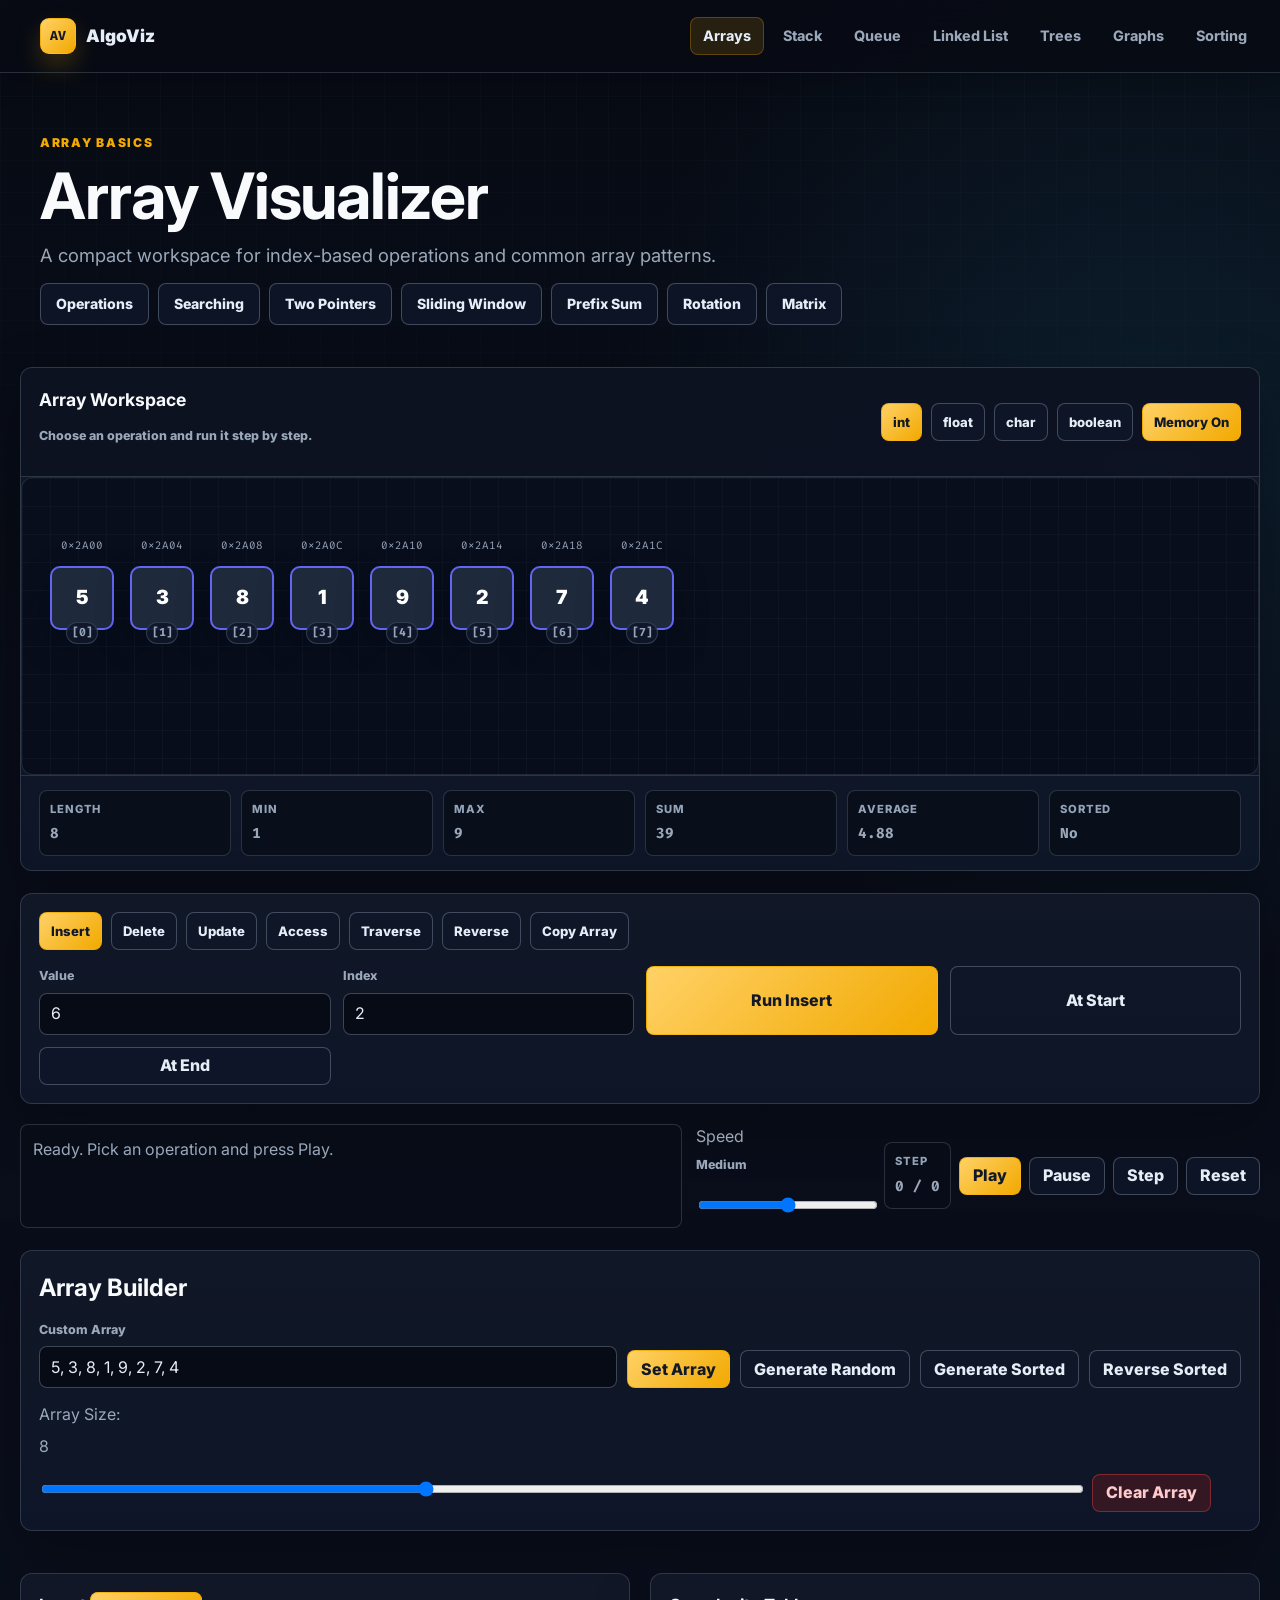
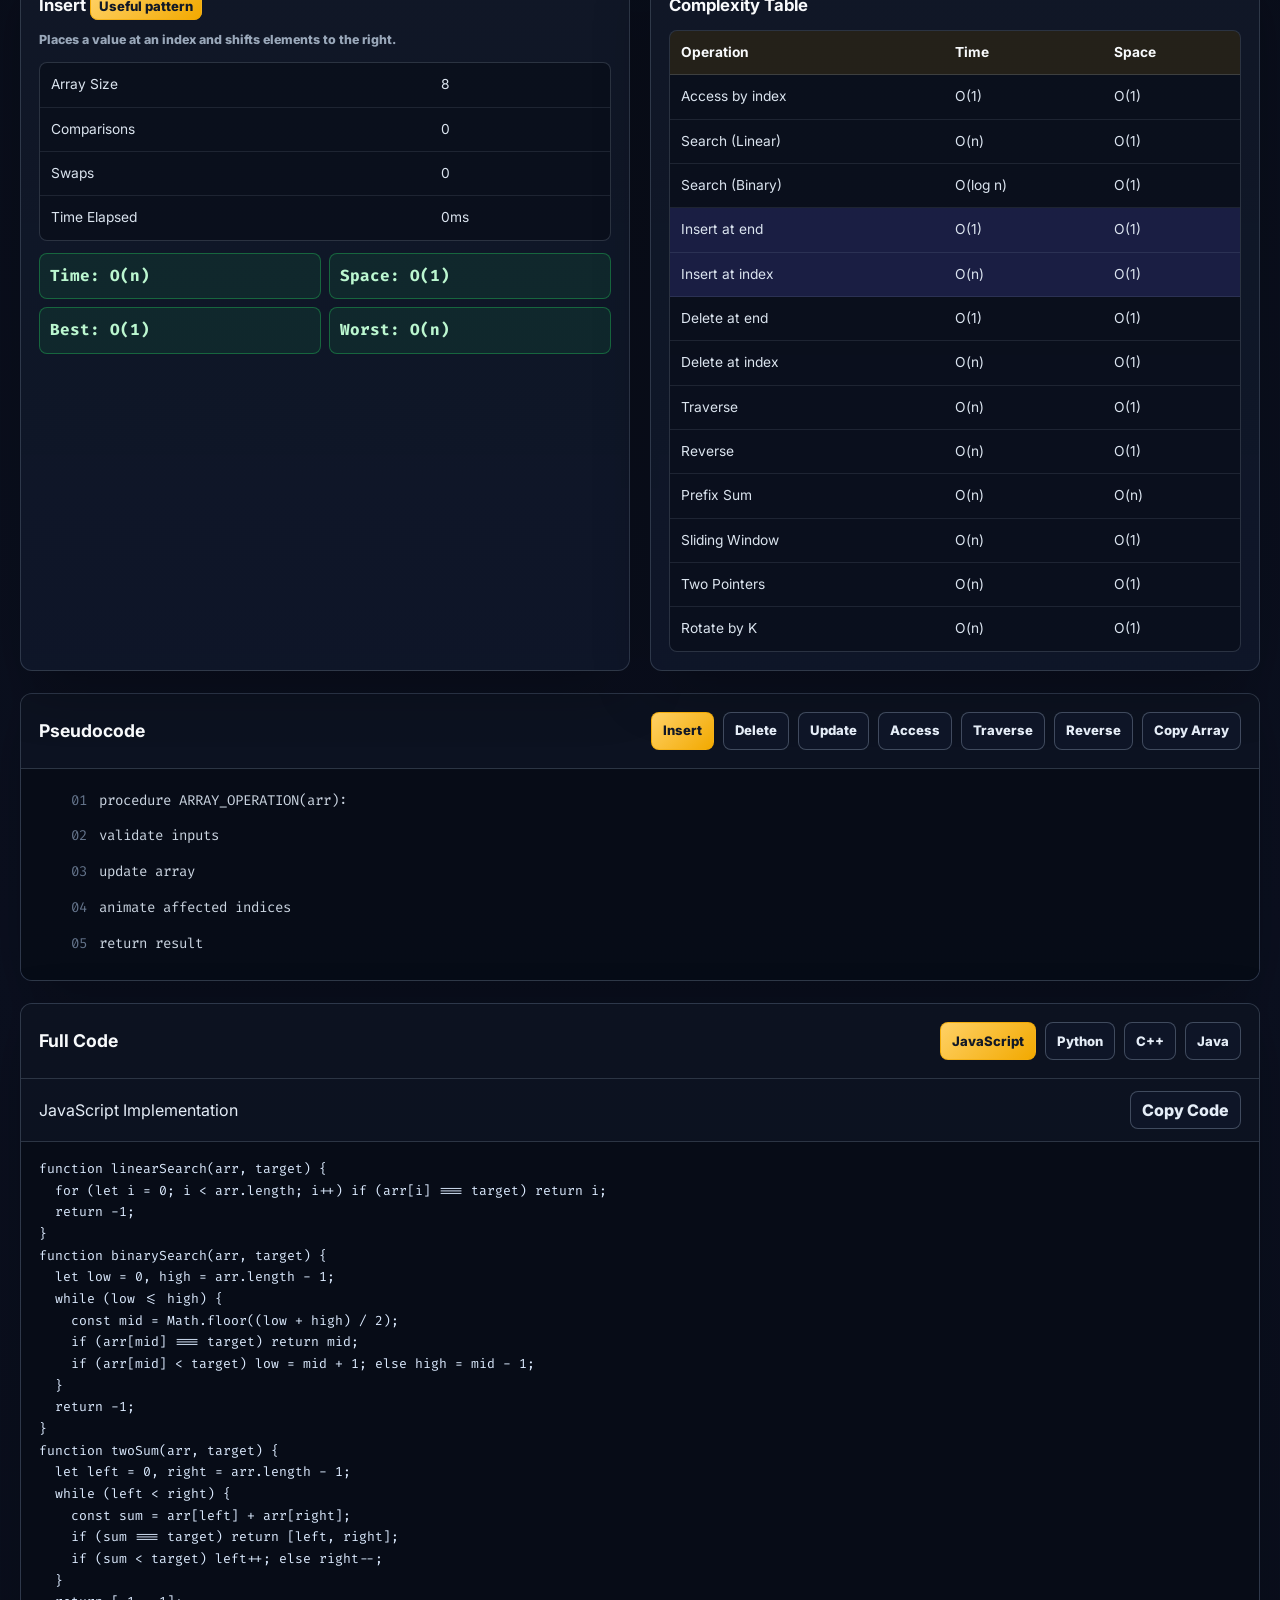
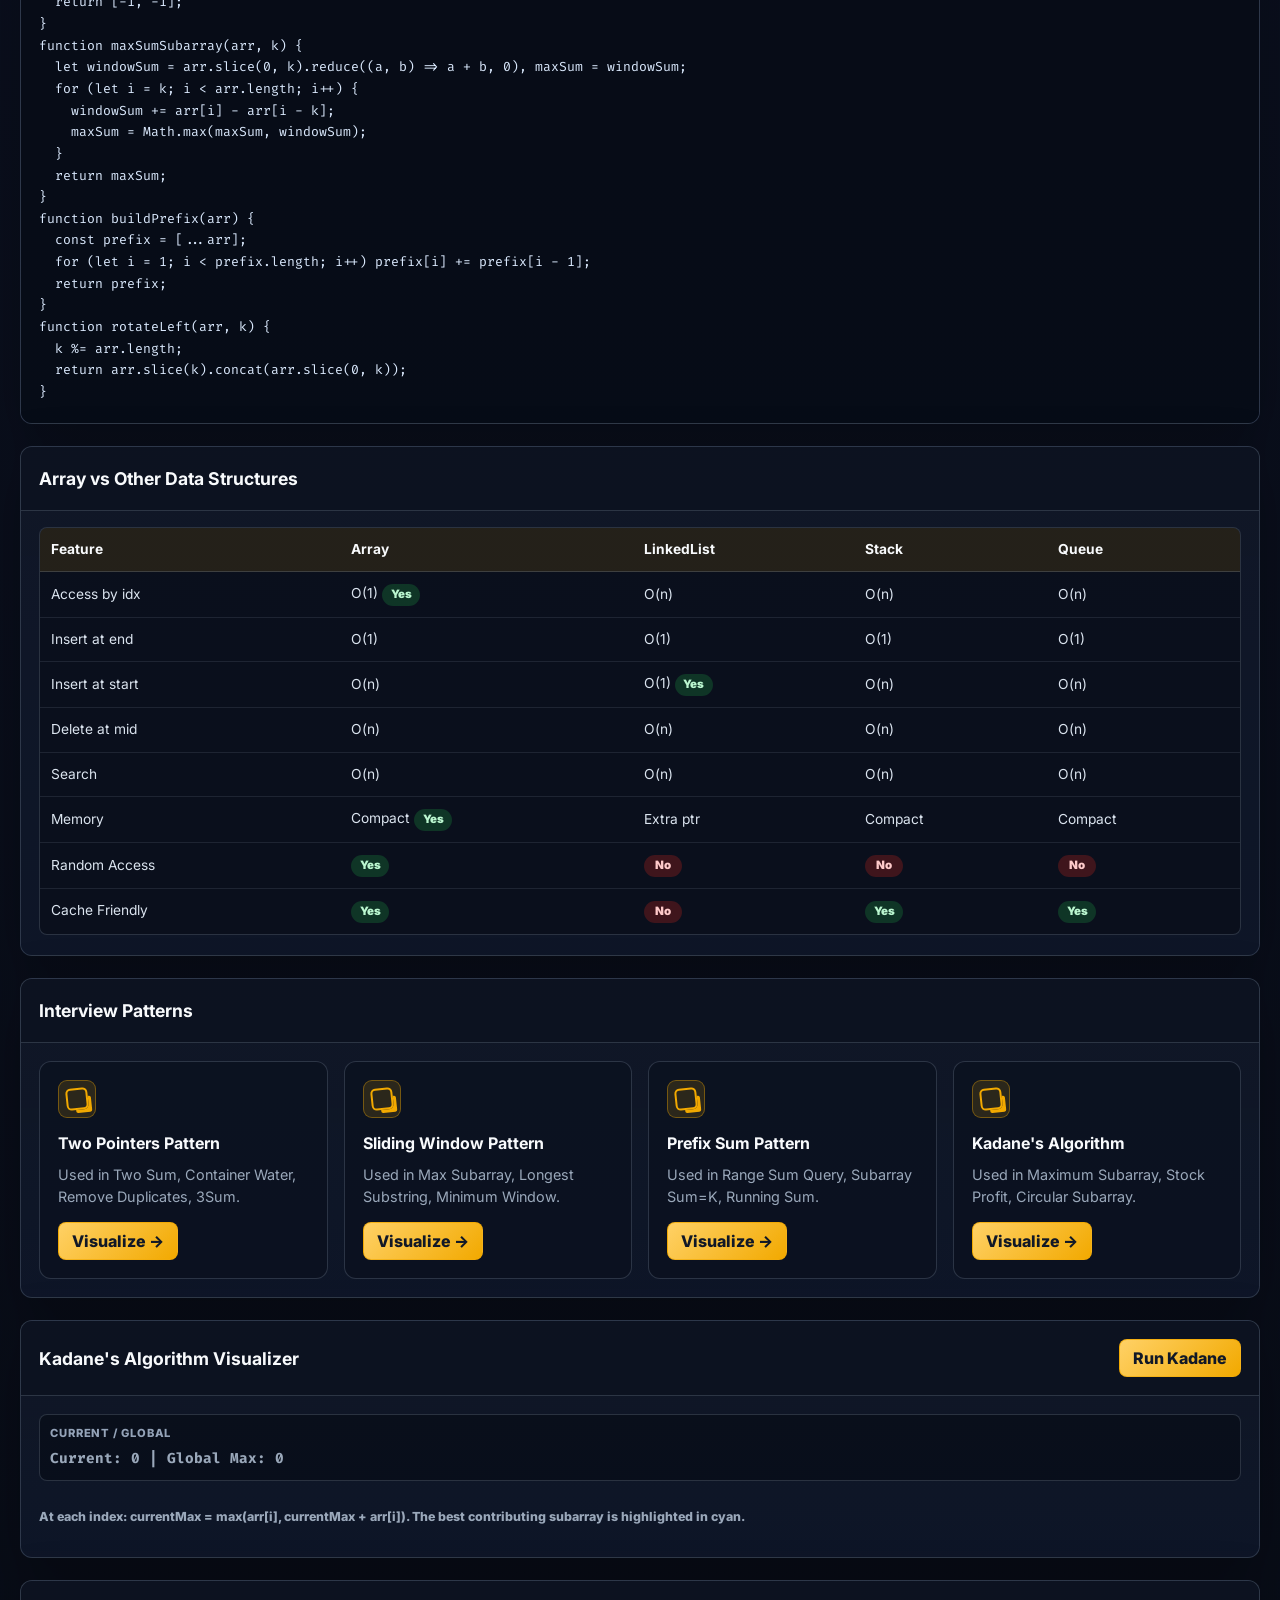
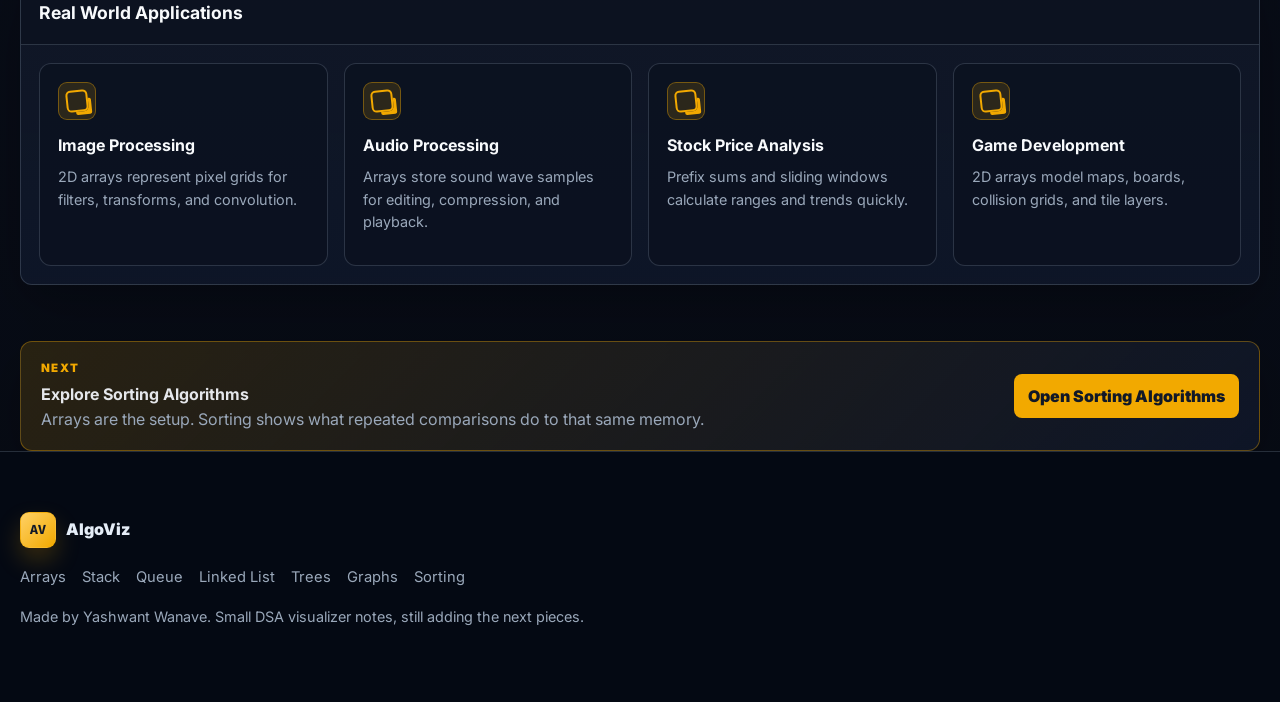
<file: array.html>
<!DOCTYPE html>
<html lang="en">
<head>
  <meta charset="UTF-8">
  <meta name="viewport" content="width=device-width, initial-scale=1.0">
  <title>Array Visualizer | AlgoViz</title>
  <link rel="preconnect" href="https://fonts.googleapis.com">
  <link rel="preconnect" href="https://fonts.gstatic.com" crossorigin>
  <link href="https://fonts.googleapis.com/css2?family=Fira+Code:wght@400;500;600&family=Inter:wght@400;500;600;700;800&display=swap" rel="stylesheet">
  <style>
    :root {
      --bg: #0f172a;
      --panel: #1e293b;
      --canvas: #0b0f19;
      --border: #334155;
      --text: #e2e8f0;
      --muted: #94a3b8;
      --accent: #6366f1;
      --accent-strong: #818cf8;
      --secondary: #22d3ee;
      --green: #22c55e;
      --amber: #f59e0b;
      --danger: #ef4444;
      --purple: #a855f7;
      --shadow: 0 24px 80px rgba(2, 6, 23, 0.34);
      --radius: 8px;
    }
    * { box-sizing: border-box; }
    html { scroll-behavior: smooth; }
    body {
      margin: 0;
      min-height: 100vh;
      color: var(--text);
      font-family: "Inter", system-ui, -apple-system, BlinkMacSystemFont, "Segoe UI", sans-serif;
      background:
        radial-gradient(circle at 1px 1px, rgba(148, 163, 184, 0.14) 1px, transparent 0) 0 0 / 28px 28px,
        linear-gradient(135deg, rgba(99, 102, 241, 0.14), transparent 34rem),
        var(--bg);
    }
    body.menu-open { overflow: hidden; }
    button, input, select { font: inherit; }
    button { cursor: pointer; }
    button:disabled, input:disabled, select:disabled { cursor: not-allowed; opacity: .55; }
    a { color: inherit; text-decoration: none; }
    .page, .nav-inner, .footer-inner { width: min(1500px, calc(100% - 32px)); margin: 0 auto; }
    .navbar {
      position: sticky; top: 0; z-index: 50;
      border-bottom: 1px solid rgba(51,65,85,.82);
      background: rgba(15, 23, 42, .88);
      backdrop-filter: blur(18px);
    }
    .nav-inner { min-height: 72px; display: flex; align-items: center; justify-content: space-between; gap: 18px; }
    .logo { display: inline-flex; align-items: center; gap: 10px; color: var(--accent-strong); font-weight: 800; font-size: 1.08rem; }
    .logo-mark {
      width: 34px; height: 34px; display: grid; place-items: center; border-radius: 8px;
      color: #fff; background: linear-gradient(135deg, var(--accent), var(--secondary));
      box-shadow: 0 12px 30px rgba(99,102,241,.36);
    }
    .nav-links { display: flex; align-items: center; gap: 4px; list-style: none; margin: 0; padding: 0; }
    .nav-links a {
      display: inline-flex; align-items: center; min-height: 40px; padding: 0 13px; border-radius: 8px;
      color: var(--muted); font-weight: 700; transition: color .18s ease, background .18s ease;
    }
    .nav-links a:hover, .nav-links a.active { color: var(--accent-strong); background: rgba(99,102,241,.13); }
    .hamburger { display: none; width: 42px; height: 42px; border: 1px solid var(--border); border-radius: 8px; background: rgba(30,41,59,.8); color: var(--text); align-items: center; justify-content: center; flex-direction: column; gap: 5px; }
    .hamburger span { width: 18px; height: 2px; border-radius: 99px; background: currentColor; transition: transform .18s ease, opacity .18s ease; }
    .menu-open .hamburger span:nth-child(1) { transform: translateY(7px) rotate(45deg); }
    .menu-open .hamburger span:nth-child(2) { opacity: 0; }
    .menu-open .hamburger span:nth-child(3) { transform: translateY(-7px) rotate(-45deg); }
    .hero { padding: 46px 0 22px; display: grid; gap: 16px; }
    .hero h1 { margin: 0; font-size: clamp(2.4rem, 5vw, 5.2rem); line-height: .94; }
    .hero p { max-width: 820px; margin: 0; color: var(--muted); font-size: clamp(1rem, 2vw, 1.22rem); line-height: 1.65; }
    .pill-row, .tabs, .button-row, .type-row { display: flex; flex-wrap: wrap; gap: 9px; align-items: center; }
    .pill, .tab-button, .control-button, .mini-button, .type-button {
      border: 1px solid var(--border); border-radius: 8px; color: var(--text); background: rgba(30,41,59,.74);
      transition: transform .18s ease, background .18s ease, border-color .18s ease, box-shadow .18s ease, color .18s ease;
    }
    .pill { min-height: 42px; padding: 0 15px; font-size: .88rem; font-weight: 800; }
    .tab-button, .mini-button, .type-button { min-height: 36px; padding: 0 11px; color: var(--muted); font-size: .82rem; font-weight: 800; }
    .pill.active, .tab-button.active, .type-button.active, .mini-button.active {
      border-color: rgba(99,102,241,.9); color: #fff; background: rgba(99,102,241,.28);
      box-shadow: 0 0 0 3px rgba(99,102,241,.13);
    }
    .pill:hover, .tab-button:hover, .control-button:hover, .mini-button:hover, .type-button:hover { transform: translateY(-1px); border-color: rgba(34,211,238,.7); }
    .panel, .section {
      border: 1px solid rgba(51,65,85,.84); border-radius: var(--radius); background: rgba(30,41,59,.88); box-shadow: var(--shadow);
    }
    .visual-panel { overflow: hidden; }
    .visual-header, .section-header {
      display: flex; align-items: center; justify-content: space-between; gap: 14px;
      padding: 18px; border-bottom: 1px solid rgba(51,65,85,.72);
    }
    .visual-header h2, .section-header h2 { margin: 0; font-size: 1.1rem; }
    .array-stage {
      position: relative; min-height: 240px; padding: 42px 18px 70px; overflow-x: auto;
      background:
        radial-gradient(circle at 1px 1px, rgba(148,163,184,.16) 1px, transparent 0) 0 0 / 24px 24px,
        var(--canvas);
    }
    .array-row { position: relative; display: flex; align-items: center; gap: 8px; min-width: max-content; padding: 18px 6px 46px; }
    .array-item-wrap { position: relative; width: 72px; height: 120px; display: grid; justify-items: center; align-content: center; }
    .memory { position: absolute; top: 0; color: var(--muted); font-family: "Fira Code", monospace; font-size: .68rem; }
    .array-cell {
      width: 64px; height: 64px; border: 2px solid var(--accent); border-radius: 10px; display: grid; place-items: center;
      color: white; background: #1e293b; font-size: 1.22rem; font-weight: 900; box-shadow: 0 14px 34px rgba(2,6,23,.32);
      transition: transform .28s ease, background .22s ease, border-color .22s ease, opacity .22s ease, box-shadow .22s ease;
    }
    .index-badge {
      position: absolute; bottom: 14px; min-width: 32px; min-height: 22px; display: grid; place-items: center;
      border: 1px solid rgba(51,65,85,.9); border-radius: 999px; color: var(--muted); background: rgba(15,23,42,.9);
      font-family: "Fira Code", monospace; font-size: .72rem; font-weight: 800;
    }
    .array-cell.comparing { background: #78350f; border-color: var(--amber); box-shadow: 0 0 22px rgba(245,158,11,.46); }
    .array-cell.swapping, .array-cell.deleted { background: #7f1d1d; border-color: var(--danger); animation: shake .3s ease; }
    .array-cell.found { background: #166534; border-color: var(--green); box-shadow: 0 0 24px rgba(34,197,94,.6); }
    .array-cell.current { background: #312e81; border-color: var(--accent-strong); box-shadow: 0 0 24px rgba(129,140,248,.62); transform: translateY(-6px) scale(1.04); }
    .array-cell.left { background: #1e3a5f; border-color: var(--secondary); }
    .array-cell.right { background: #3b0764; border-color: var(--purple); }
    .array-cell.in-window { outline: 3px solid rgba(99,102,241,.42); outline-offset: 3px; }
    .array-cell.prefix-ready { box-shadow: 0 0 22px rgba(34,211,238,.35), 0 14px 34px rgba(2,6,23,.32); }
    .array-cell.best { background: #064e3b; border-color: var(--green); box-shadow: 0 0 26px rgba(34,197,94,.5); }
    .array-cell.kadane-drop { background: #7f1d1d; border-color: var(--danger); opacity: .72; }
    .array-cell.dim { opacity: .28; }
    .array-cell.inserted { animation: dropIn .4s cubic-bezier(.2,1.2,.36,1) both; }
    .pointer {
      position: absolute; bottom: -24px; color: var(--secondary); font-size: .72rem; font-weight: 900; text-transform: uppercase;
      filter: drop-shadow(0 0 10px rgba(34,211,238,.45));
    }
    .pointer::before { content: "↑"; display: block; text-align: center; font-size: 1rem; }
    .pointer.right-pointer { color: var(--purple); }
    .prefix-badge {
      position: absolute; top: 20px; border: 1px solid rgba(34,211,238,.55); border-radius: 999px; padding: 3px 7px;
      color: #cffafe; background: rgba(34,211,238,.08); font-family: "Fira Code", monospace; font-size: .68rem; font-weight: 800;
    }
    .window-band {
      position: absolute; top: 28px; height: 92px; border: 1px solid rgba(99,102,241,.55); border-radius: 12px;
      background: rgba(99,102,241,.15); pointer-events: none; transition: left .25s ease, width .25s ease;
    }
    .window-band span {
      position: absolute; top: -24px; left: 50%; transform: translateX(-50%); color: var(--accent-strong); font-size: .72rem; font-weight: 900;
    }
    .trace-panel {
      display: none; min-width: min(760px, 100%); margin: 4px 6px 0; padding: 14px;
      border: 1px solid rgba(51,65,85,.9); border-radius: 10px; background: rgba(15,23,42,.78);
      box-shadow: inset 0 0 0 1px rgba(148,163,184,.04); gap: 12px;
    }
    .trace-head { display: flex; align-items: center; justify-content: space-between; gap: 12px; flex-wrap: wrap; }
    .trace-head strong { color: #e0f2fe; }
    .trace-head span { color: var(--muted); font-size: .78rem; font-weight: 800; }
    .trace-cards { display: grid; grid-template-columns: repeat(4, minmax(120px, 1fr)); gap: 10px; }
    .trace-card { border: 1px solid rgba(51,65,85,.85); border-radius: 8px; padding: 10px; background: rgba(30,41,59,.72); }
    .trace-card span { display: block; color: var(--muted); font-size: .7rem; font-weight: 900; text-transform: uppercase; }
    .trace-card strong { display: block; margin-top: 6px; font-family: "Fira Code", monospace; color: #f8fafc; }
    .trace-formula { border-left: 3px solid var(--secondary); padding-left: 10px; color: #c4b5fd; font-family: "Fira Code", monospace; font-size: .86rem; line-height: 1.5; }
    .copy-row { margin-top: 20px; padding-top: 12px; border-top: 1px dashed rgba(148,163,184,.3); }
    .stats-bar {
      display: grid; grid-template-columns: repeat(6, minmax(0, 1fr)); gap: 10px;
      padding: 14px 18px; border-top: 1px solid rgba(51,65,85,.72); background: rgba(15,23,42,.4);
    }
    .stat-card, .metric-card {
      border: 1px solid rgba(51,65,85,.72); border-radius: 8px; padding: 10px; background: rgba(15,23,42,.46);
    }
    .stat-card span, .metric-card span { display: block; color: var(--muted); font-size: .7rem; font-weight: 800; text-transform: uppercase; letter-spacing: .08em; }
    .stat-card strong, .metric-card strong { display: block; margin-top: 5px; font-family: "Fira Code", monospace; font-size: .9rem; }
    .controls-panel { margin-top: 20px; padding: 18px; display: grid; gap: 16px; }
    .control-grid { display: grid; grid-template-columns: repeat(4, minmax(0, 1fr)); gap: 12px; }
    .field { display: grid; gap: 7px; }
    .field label, .small-label { color: var(--muted); font-size: .78rem; font-weight: 800; }
    input, select {
      min-height: 42px; width: 100%; border: 1px solid var(--border); border-radius: 8px; padding: 0 11px;
      color: var(--text); background: #0f172a; outline: none;
    }
    input:focus, select:focus { border-color: var(--accent); box-shadow: 0 0 0 3px rgba(99,102,241,.16); }
    .control-button { min-height: 42px; padding: 0 13px; font-weight: 900; }
    .control-button.primary { border-color: transparent; color: white; background: linear-gradient(135deg, var(--accent), #4f46e5); }
    .control-button.danger { border-color: rgba(239,68,68,.45); background: rgba(239,68,68,.1); }
    .status-row { margin-top: 20px; display: grid; grid-template-columns: minmax(220px, 1fr) auto; gap: 14px; align-items: stretch; }
    .status-box { border-left: 4px solid var(--secondary); border-radius: 8px; padding: 12px; background: rgba(15,23,42,.55); line-height: 1.55; color: #cbd5e1; }
    .play-controls { display: flex; flex-wrap: wrap; gap: 8px; align-items: center; }
    .builder { margin-top: 20px; padding: 18px; display: grid; gap: 14px; }
    .builder-grid { display: grid; grid-template-columns: minmax(260px, 1fr) repeat(4, auto); gap: 10px; align-items: end; }
    .info-grid { margin-top: 20px; display: grid; grid-template-columns: 1fr 1fr; gap: 20px; }
    .info-card { padding: 18px; }
    .info-card h2 { margin: 0 0 12px; font-size: 1.05rem; }
    .data-table { width: 100%; border-collapse: collapse; border: 1px solid rgba(51,65,85,.76); border-radius: 8px; overflow: hidden; background: rgba(15,23,42,.46); }
    .data-table th, .data-table td { padding: 11px; border-bottom: 1px solid rgba(51,65,85,.68); text-align: left; font-size: .86rem; }
    .data-table th { color: #cbd5e1; background: rgba(15,23,42,.62); }
    .data-table tr:last-child td { border-bottom: 0; }
    .data-table tr.active-row td { background: rgba(99,102,241,.18); color: white; }
    .complexity-badges { display: grid; grid-template-columns: repeat(2, minmax(0, 1fr)); gap: 8px; margin-top: 12px; }
    .complexity-pill { border-radius: 8px; padding: 10px; background: rgba(34,197,94,.1); border: 1px solid rgba(34,197,94,.4); color: #bbf7d0; font-family: "Fira Code", monospace; font-weight: 800; }
    .section { margin-top: 20px; overflow: hidden; }
    .pseudo-wrap, .code-wrap, .comparison-wrap { padding: 16px 18px 20px; background: rgba(15,23,42,.4); overflow: auto; }
    .pseudo-code { display: grid; gap: 4px; margin: 0; font-family: "Fira Code", monospace; font-size: .88rem; line-height: 1.7; }
    .pseudo-line { display: grid; grid-template-columns: 38px 1fr; gap: 12px; border-radius: 8px; padding: 4px 10px; color: #cbd5e1; }
    .pseudo-line span:first-child { color: #64748b; text-align: right; user-select: none; }
    .pseudo-line.active { color: white; background: rgba(99,102,241,.24); box-shadow: inset 3px 0 0 var(--accent); transform: translateX(2px); }
    .code-toolbar { display: flex; align-items: center; justify-content: space-between; gap: 12px; padding: 12px 18px; border-bottom: 1px solid rgba(51,65,85,.72); background: rgba(15,23,42,.72); }
    .copy-button { border: 1px solid rgba(34,211,238,.4); border-radius: 8px; color: var(--secondary); background: rgba(34,211,238,.08); min-height: 34px; padding: 0 11px; font-weight: 800; }
    .code-block { min-width: 760px; margin: 0; color: #dbeafe; font-family: "Fira Code", monospace; font-size: .82rem; line-height: 1.65; white-space: pre; }
    .pattern-grid, .apps { display: grid; grid-template-columns: repeat(4, minmax(0, 1fr)); gap: 16px; padding: 18px; }
    .pattern-card, .app-card {
      min-height: 170px; border: 1px solid rgba(51,65,85,.84); border-radius: 8px; padding: 18px; background: rgba(15,23,42,.45);
      transition: transform .2s ease, border-color .2s ease, box-shadow .2s ease;
    }
    .pattern-card:hover, .app-card:hover { transform: translateY(-5px); border-color: rgba(99,102,241,.8); box-shadow: 0 24px 54px rgba(2,6,23,.34), 0 0 26px rgba(99,102,241,.16); }
    .pattern-card span, .app-card span { font-size: 1.9rem; }
    .pattern-card h3, .app-card h3 { margin: 13px 0 8px; font-size: 1rem; }
    .pattern-card p, .app-card p { margin: 0 0 14px; color: var(--muted); line-height: 1.55; font-size: .9rem; }
    .kadane-panel { padding: 18px; display: grid; gap: 14px; }
    .matrix-grid { display: grid; gap: 8px; justify-content: start; margin-top: 14px; }
    .matrix-row { display: flex; gap: 8px; }
    .matrix-cell {
      width: 54px; height: 54px; border: 1px solid var(--border); border-radius: 8px; display: grid; place-items: center; background: #1e293b; font-weight: 900;
      transition: background .2s ease, border-color .2s ease, transform .2s ease;
    }
    .matrix-cell.active { background: #312e81; border-color: var(--accent-strong); transform: scale(1.06); }
    .matrix-cell.found { background: #166534; border-color: var(--green); }
    .matrix-cell.diagonal { border-color: var(--secondary); }
    .footer { margin-top: 28px; padding: 30px 0 40px; color: var(--muted); }
    .footer-inner { display: flex; align-items: center; justify-content: space-between; gap: 16px; flex-wrap: wrap; }
    .footer-links { display: flex; flex-wrap: wrap; gap: 12px; }
    .footer-links a.active { color: var(--secondary); font-weight: 800; }
    @keyframes dropIn { 0% { transform: translateY(-80px) scale(.9); opacity: 0; } 70% { transform: translateY(8px) scale(1.08); opacity: 1; } 100% { transform: translateY(0) scale(1); } }
    @keyframes shake { 20% { transform: translateX(-5px); } 40% { transform: translateX(5px); } 60% { transform: translateX(-4px); } 80% { transform: translateX(4px); } }
    @media (max-width: 1200px) {
      .stats-bar { grid-template-columns: repeat(3, minmax(0, 1fr)); }
      .control-grid, .builder-grid, .info-grid { grid-template-columns: 1fr 1fr; }
      .pattern-grid, .apps { grid-template-columns: repeat(2, minmax(0, 1fr)); }
      .array-cell { width: 52px; height: 52px; }
      .array-item-wrap { width: 60px; }
    }
    @media (max-width: 768px) {
      .page, .nav-inner, .footer-inner { width: min(100% - 24px, 720px); }
      .hamburger { display: inline-flex; }
      .nav-links { position: fixed; top: 72px; right: 12px; left: 12px; display: none; flex-direction: column; align-items: stretch; padding: 12px; border: 1px solid var(--border); border-radius: 8px; background: rgba(15,23,42,.97); box-shadow: var(--shadow); }
      .menu-open .nav-links { display: flex; }
      .nav-links a { justify-content: center; }
      .visual-header, .section-header, .code-toolbar, .status-row { align-items: flex-start; flex-direction: column; display: flex; }
      .stats-bar, .control-grid, .builder-grid, .info-grid, .pattern-grid, .apps, .complexity-badges { grid-template-columns: 1fr; }
      .trace-cards { grid-template-columns: 1fr 1fr; }
      .array-cell { width: 44px; height: 44px; font-size: 1rem; }
      .array-item-wrap { width: 52px; height: 104px; }
      .matrix-cell { width: 42px; height: 42px; }
    }


    /* Shared site shell: common nav/footer/closing bits without changing visualizer logic. */
    .eyebrow {
      margin: 0 0 0.45rem;
      color: #f2a900;
      font-size: 0.78rem;
      font-weight: 800;
      letter-spacing: 0.12em;
      text-transform: uppercase;
    }
    .av-shell-footer {
      margin-top: 0;
      border-top: 1px solid rgba(148, 163, 184, 0.22);
      background: rgba(9, 15, 23, 0.94);
      color: rgba(226, 232, 240, 0.78);
    }
    .av-footer-inner {
      width: min(1500px, calc(100% - 32px));
      margin: 0 auto;
      padding: 28px 0 34px;
      display: grid;
      gap: 16px;
    }
    .av-footer-brand {
      display: flex;
      align-items: center;
      gap: 10px;
      color: #f8fafc;
      font-weight: 900;
      text-decoration: none;
    }
    .av-logo-mark {
      width: 34px;
      height: 34px;
      display: inline-grid;
      place-items: center;
      border-radius: 8px;
      color: #111827;
      background: #f2a900;
      font-family: "Fira Code", monospace;
      font-size: 0.82rem;
      box-shadow: 0 10px 24px rgba(242, 169, 0, 0.22);
    }
    .av-footer-links {
      display: flex;
      flex-wrap: wrap;
      gap: 10px 16px;
    }
    .av-footer-links a {
      color: inherit;
      text-decoration: none;
      font-size: 0.92rem;
    }
    .av-footer-links a:hover { color: #f2a900; }
    .av-footer-note {
      margin: 0;
      color: rgba(148, 163, 184, 0.92);
      line-height: 1.6;
      font-size: 0.9rem;
    }
    .av-next-section {
      width: min(1500px, calc(100% - 32px));
      margin: 30px auto 0;
      padding: 18px 20px;
      border: 1px solid rgba(242, 169, 0, 0.34);
      border-radius: 10px;
      background: linear-gradient(135deg, rgba(242, 169, 0, 0.11), rgba(15, 23, 42, 0.68));
      display: flex;
      align-items: center;
      justify-content: space-between;
      gap: 18px;
      color: #e5e7eb;
    }
    .av-next-section p { margin: 0; color: rgba(226, 232, 240, 0.78); }
    .av-next-section a {
      color: #111827;
      background: #f2a900;
      text-decoration: none;
      font-weight: 900;
      border-radius: 8px;
      padding: 10px 14px;
      white-space: nowrap;
    }
    .av-next-kicker {
      display: block;
      color: #f2a900;
      font-size: 0.72rem;
      font-weight: 900;
      letter-spacing: 0.12em;
      text-transform: uppercase;
      margin-bottom: 4px;
    }
    .av-badge-yes, .av-badge-no {
      display: inline-flex;
      align-items: center;
      justify-content: center;
      min-width: 38px;
      padding: 2px 8px;
      border-radius: 999px;
      font-size: 0.72rem;
      font-weight: 900;
    }
    .av-badge-yes { color: #bbf7d0; background: rgba(22, 101, 52, 0.45); }
    .av-badge-no { color: #fecaca; background: rgba(127, 29, 29, 0.45); }
    .app-icon,
    .app-card > span:first-child,
    .pattern-card > span:first-child {
      width: 38px;
      height: 38px;
      display: inline-grid;
      place-items: center;
      border-radius: 10px;
      background: rgba(242, 169, 0, 0.14);
      border: 1px solid rgba(242, 169, 0, 0.36);
      color: #f2a900;
      font-size: 0;
    }
    .app-icon::before,
    .app-card > span:first-child::before,
    .pattern-card > span:first-child::before {
      content: "";
      width: 18px;
      height: 18px;
      border: 2px solid currentColor;
      border-radius: 5px;
      box-shadow: 6px 6px 0 -3px currentColor;
      transform: rotate(-6deg);
    }
    .av-zoom-controls button,
    .control-button,
    .operation-button,
    .btn-op,
    .btn-traverse {
      letter-spacing: 0;
    }
    @media (max-width: 768px) {
      .av-next-section { align-items: flex-start; flex-direction: column; }
      .av-next-section a { white-space: normal; }
    }

  </style>
  <link rel="stylesheet" href="shared-ui.css">
</head>
<body>
  <nav class="navbar">
    <div class="nav-inner">
      <a href="array.html" class="logo" aria-label="AlgoViz home"><span class="logo-mark" aria-hidden="true">AV</span><span>AlgoViz</span></a>
      <button class="hamburger" id="menuButton" type="button" aria-label="Open navigation" aria-expanded="false"><span></span><span></span><span></span></button>
      <ul class="nav-links" id="navLinks">
        <li><a class="active" href="array.html">Arrays</a></li>
        <li><a href="stack.html">Stack</a></li>
        <li><a href="queue.html">Queue</a></li>
        <li><a href="linkedlist.html">Linked List</a></li>
        <li><a href="tree.html">Trees</a></li>
        <li><a href="graph.html">Graphs</a></li>
        <li><a href="sorting.html">Sorting</a></li>
      </ul>
    </div>
  </nav>

  <main class="page">
    <header class="hero">
      <p class="eyebrow">Array basics</p>
      <h1>Array Visualizer</h1>
      <p>A compact workspace for index-based operations and common array patterns.</p>
      <div class="pill-row" id="categoryPills"></div>
    </header>

    <section class="panel visual-panel">
      <div class="visual-header">
        <div>
          <h2 id="visualTitle">Array Workspace</h2>
          <p class="small-label" id="stepExplanation">Choose an operation and run it step by step.</p>
        </div>
        <div class="type-row">
          <button class="type-button active" data-type="int">int</button>
          <button class="type-button" data-type="float">float</button>
          <button class="type-button" data-type="char">char</button>
          <button class="type-button" data-type="boolean">boolean</button>
          <button class="mini-button active" id="memoryToggle" type="button">Memory On</button>
        </div>
      </div>
      <div class="array-stage">
        <div id="arrayRow" class="array-row"></div>
        <div id="copyRow" class="array-row copy-row" style="display:none"></div>
        <div id="matrixView" style="display:none"></div>
        <div id="tracePanel" class="trace-panel"></div>
      </div>
      <div class="stats-bar" id="statsBar"></div>
    </section>

    <section class="panel controls-panel">
      <div class="tabs" id="operationTabs"></div>
      <div class="control-grid" id="controlGrid"></div>
    </section>

    <section class="status-row">
      <div class="status-box" id="statusBox">Ready. Pick an operation and press Play.</div>
      <div class="play-controls">
        <label class="field" style="min-width:180px">Speed <span class="small-label" id="speedLabel">Medium</span><input type="range" id="speedRange" min="0" max="2" value="1"></label>
        <span class="metric-card"><span>Step</span><strong id="stepCounter">0 / 0</strong></span>
        <button class="control-button primary" id="playButton" type="button">Play</button>
        <button class="control-button" id="pauseButton" type="button">Pause</button>
        <button class="control-button" id="stepButton" type="button">Step</button>
        <button class="control-button" id="resetButton" type="button">Reset</button>
      </div>
    </section>

    <section class="panel builder">
      <h2 style="margin:0">Array Builder</h2>
      <div class="builder-grid">
        <div class="field"><label for="customArray">Custom Array</label><input id="customArray" value="5, 3, 8, 1, 9, 2, 7, 4"></div>
        <button class="control-button primary" id="setArrayButton" type="button">Set Array</button>
        <button class="control-button" id="randomButton" type="button">Generate Random</button>
        <button class="control-button" id="sortedButton" type="button">Generate Sorted</button>
        <button class="control-button" id="reverseSortedButton" type="button">Reverse Sorted</button>
      </div>
      <div class="builder-grid">
        <label class="field">Array Size: <span id="sizeLabel">8</span><input id="sizeRange" type="range" min="4" max="15" value="8"></label>
        <button class="control-button danger" id="clearButton" type="button">Clear Array</button>
      </div>
    </section>

    <section class="info-grid">
      <div class="panel info-card">
        <h2 id="operationName">Operation Info <span class="mini-button active" style="padding:5px 8px">Useful pattern</span></h2>
        <p id="operationDescription" class="small-label"></p>
        <table class="data-table"><tbody id="metricsBody"></tbody></table>
        <div class="complexity-badges" id="complexityBadges"></div>
      </div>
      <div class="panel info-card">
        <h2>Complexity Table</h2>
        <table class="data-table" id="complexityTable">
          <thead><tr><th>Operation</th><th>Time</th><th>Space</th></tr></thead>
          <tbody></tbody>
        </table>
      </div>
    </section>

    <section class="section">
      <div class="section-header"><h2>Pseudocode</h2><div class="tabs" id="pseudoTabs"></div></div>
      <div class="pseudo-wrap"><pre class="pseudo-code" id="pseudoCode"></pre></div>
    </section>

    <section class="section">
      <div class="section-header"><h2>Full Code</h2><div class="tabs" id="codeTabs"></div></div>
      <div class="code-toolbar"><span id="codeTitle">JavaScript Implementation</span><button class="copy-button" id="copyCodeButton" type="button">Copy Code</button></div>
      <div class="code-wrap"><pre class="code-block" id="codeBlock"></pre></div>
    </section>

    <section class="section">
      <div class="section-header"><h2>Array vs Other Data Structures</h2></div>
      <div class="comparison-wrap">
        <table class="data-table">
          <thead><tr><th>Feature</th><th>Array</th><th>LinkedList</th><th>Stack</th><th>Queue</th></tr></thead>
          <tbody>
            <tr><td>Access by idx</td><td>O(1) <span class="av-badge-yes">Yes</span></td><td>O(n)</td><td>O(n)</td><td>O(n)</td></tr>
            <tr><td>Insert at end</td><td>O(1)</td><td>O(1)</td><td>O(1)</td><td>O(1)</td></tr>
            <tr><td>Insert at start</td><td>O(n)</td><td>O(1) <span class="av-badge-yes">Yes</span></td><td>O(n)</td><td>O(n)</td></tr>
            <tr><td>Delete at mid</td><td>O(n)</td><td>O(n)</td><td>O(n)</td><td>O(n)</td></tr>
            <tr><td>Search</td><td>O(n)</td><td>O(n)</td><td>O(n)</td><td>O(n)</td></tr>
            <tr><td>Memory</td><td>Compact <span class="av-badge-yes">Yes</span></td><td>Extra ptr</td><td>Compact</td><td>Compact</td></tr>
            <tr><td>Random Access</td><td><span class="av-badge-yes">Yes</span></td><td><span class="av-badge-no">No</span></td><td><span class="av-badge-no">No</span></td><td><span class="av-badge-no">No</span></td></tr>
            <tr><td>Cache Friendly</td><td><span class="av-badge-yes">Yes</span></td><td><span class="av-badge-no">No</span></td><td><span class="av-badge-yes">Yes</span></td><td><span class="av-badge-yes">Yes</span></td></tr>
          </tbody>
        </table>
      </div>
    </section>

    <section class="section">
      <div class="section-header"><h2>Interview Patterns</h2></div>
      <div class="pattern-grid">
        <article class="pattern-card"><span></span><h3>Two Pointers Pattern</h3><p>Used in Two Sum, Container Water, Remove Duplicates, 3Sum.</p><button class="control-button primary" data-demo="two">Visualize →</button></article>
        <article class="pattern-card"><span></span><h3>Sliding Window Pattern</h3><p>Used in Max Subarray, Longest Substring, Minimum Window.</p><button class="control-button primary" data-demo="window">Visualize →</button></article>
        <article class="pattern-card"><span></span><h3>Prefix Sum Pattern</h3><p>Used in Range Sum Query, Subarray Sum=K, Running Sum.</p><button class="control-button primary" data-demo="prefix">Visualize →</button></article>
        <article class="pattern-card"><span></span><h3>Kadane's Algorithm</h3><p>Used in Maximum Subarray, Stock Profit, Circular Subarray.</p><button class="control-button primary" data-demo="kadane">Visualize →</button></article>
      </div>
    </section>

    <section class="section">
      <div class="section-header"><h2>Kadane's Algorithm Visualizer</h2><button class="control-button primary" id="kadaneButton" type="button">Run Kadane</button></div>
      <div class="kadane-panel">
        <div class="metric-card"><span>Current / Global</span><strong id="kadaneStatus">Current: 0 | Global Max: 0</strong></div>
        <p class="small-label">At each index: currentMax = max(arr[i], currentMax + arr[i]). The best contributing subarray is highlighted in cyan.</p>
      </div>
    </section>

    <section class="section">
      <div class="section-header"><h2>Real World Applications</h2></div>
      <div class="apps">
        <article class="app-card"><span></span><h3>Image Processing</h3><p>2D arrays represent pixel grids for filters, transforms, and convolution.</p></article>
        <article class="app-card"><span></span><h3>Audio Processing</h3><p>Arrays store sound wave samples for editing, compression, and playback.</p></article>
        <article class="app-card"><span></span><h3>Stock Price Analysis</h3><p>Prefix sums and sliding windows calculate ranges and trends quickly.</p></article>
        <article class="app-card"><span></span><h3>Game Development</h3><p>2D arrays model maps, boards, collision grids, and tile layers.</p></article>
      </div>
    </section>
  </main>
  <section class="av-next-section" aria-label="Next topic">
    <div>
      <span class="av-next-kicker">Next</span>
      <strong>Explore Sorting Algorithms</strong>
      <p>Arrays are the setup. Sorting shows what repeated comparisons do to that same memory.</p>
    </div>
    <a href="sorting.html">Open Sorting Algorithms</a>
  </section>

  <footer class="footer av-shell-footer">
    <div class="av-footer-inner">
      <a class="av-footer-brand" href="array.html" aria-label="AlgoViz home">
        <span class="av-logo-mark">AV</span>
        <span>AlgoViz</span>
      </a>
      <nav class="av-footer-links" aria-label="Footer navigation">
        <a href="array.html">Arrays</a>
        <a href="stack.html">Stack</a>
        <a href="queue.html">Queue</a>
        <a href="linkedlist.html">Linked List</a>
        <a href="tree.html">Trees</a>
        <a href="graph.html">Graphs</a>
        <a href="sorting.html">Sorting</a>
      </nav>
      <p class="av-footer-note">Made by Yashwant Wanave. Small DSA visualizer notes, still adding the next pieces.</p>
    </div>
  </footer>

  <script>
    const categories = {
      operations: { label: "Operations", ops: ["Insert", "Delete", "Update", "Access", "Traverse", "Reverse", "Copy Array"] },
      searching: { label: "Searching", ops: ["Linear Search", "Binary Search", "Jump Search", "Interpolation Search"] },
      two: { label: "Two Pointers", ops: ["Two Sum", "Three Sum", "Reverse Array", "Remove Duplicates", "Container With Most Water", "Move Zeroes", "Palindrome Check"] },
      window: { label: "Sliding Window", ops: ["Max Sum Subarray", "Longest Subarray", "Fixed Window", "Variable Window", "Minimum Window Substring"] },
      prefix: { label: "Prefix Sum", ops: ["Build Prefix Sum", "Range Query", "Subarray Sum = K"] },
      rotation: { label: "Rotation", ops: ["Left Rotate", "Right Rotate", "Rotate by K", "Search in Rotated"] },
      matrix: { label: "Matrix", ops: ["Traverse", "Rotate 90°", "Spiral Order", "Transpose", "Search in Matrix"] }
    };
    const speedMap = [{ label: "Slow", delay: 1000 }, { label: "Medium", delay: 400 }, { label: "Fast", delay: 80 }];
    const complexity = [
      ["Access by index", "O(1)", "O(1)"], ["Search (Linear)", "O(n)", "O(1)"], ["Search (Binary)", "O(log n)", "O(1)"],
      ["Insert at end", "O(1)", "O(1)"], ["Insert at index", "O(n)", "O(1)"], ["Delete at end", "O(1)", "O(1)"],
      ["Delete at index", "O(n)", "O(1)"], ["Traverse", "O(n)", "O(1)"], ["Reverse", "O(n)", "O(1)"],
      ["Prefix Sum", "O(n)", "O(n)"], ["Sliding Window", "O(n)", "O(1)"], ["Two Pointers", "O(n)", "O(1)"], ["Rotate by K", "O(n)", "O(1)"]
    ];
    const opInfo = {
      "Insert": ["Insert", "Places a value at an index and shifts elements to the right.", "O(n)", "O(1)", "O(1)", "O(n)"],
      "Delete": ["Delete", "Removes by index/value and shifts remaining elements left.", "O(n)", "O(1)", "O(1)", "O(n)"],
      "Update": ["Update", "Replaces the value stored at an index.", "O(1)", "O(1)", "O(1)", "O(1)"],
      "Access": ["Access", "Reads arr[index] directly using contiguous memory.", "O(1)", "O(1)", "O(1)", "O(1)"],
      "Traverse": ["Traverse", "Visits every element one by one.", "O(n)", "O(1)", "O(n)", "O(n)"],
      "Reverse": ["Reverse", "Swaps left and right elements inward.", "O(n)", "O(1)", "O(n)", "O(n)"],
      "Copy Array": ["Copy Array", "Creates a duplicate array to demonstrate copying.", "O(n)", "O(n)", "O(n)", "O(n)"],
      "Linear Search": ["Linear Search", "Scans every element until the target is found.", "O(n)", "O(1)", "O(1)", "O(n)"],
      "Binary Search": ["Binary Search", "Halves sorted search space using low, mid, high.", "O(log n)", "O(1)", "O(1)", "O(log n)"],
      "Two Sum": ["Two Sum", "Uses left/right pointers on a sorted array to find target sum.", "O(n)", "O(1)", "O(n)", "O(n)"],
      "Max Sum Subarray": ["Sliding Window", "Slides a fixed window and updates sum in O(1).", "O(n)", "O(1)", "O(n)", "O(n)"],
      "Build Prefix Sum": ["Prefix Sum", "Builds cumulative sums for O(1) range queries.", "O(n)", "O(n)", "O(n)", "O(n)"],
      "Range Query": ["Range Query", "Uses prefix[r] - prefix[l-1] to answer range sum.", "O(1)", "O(n)", "O(1)", "O(1)"],
      "Left Rotate": ["Left Rotate", "Moves first K elements to the end using rotation.", "O(n)", "O(1)", "O(n)", "O(n)"],
      "Spiral Order": ["Spiral Matrix", "Traverses matrix boundaries inward in spiral order.", "O(n²)", "O(n²)", "O(n²)", "O(n²)"]
    };
    const pseudocode = {
      "Linear Search": ["procedure LINEAR_SEARCH(arr, target):", "for i = 0 to n-1:", "if arr[i] == target:", "return i", "return -1"],
      "Binary Search": ["procedure BINARY_SEARCH(arr, target):", "low = 0, high = n-1", "while low <= high:", "mid = (low + high) / 2", "if arr[mid] == target: return mid", "if arr[mid] < target: low = mid + 1", "else: high = mid - 1", "return -1"],
      "Two Sum": ["procedure TWO_SUM(arr, target):", "left = 0, right = n-1", "while left < right:", "sum = arr[left] + arr[right]", "if sum == target: return [left, right]", "if sum < target: left++", "else: right--", "return [-1, -1]"],
      "Max Sum Subarray": ["procedure MAX_SUM_SUBARRAY(arr, k):", "windowSum = sum(arr[0..k-1])", "maxSum = windowSum", "for i = k to n-1:", "windowSum += arr[i] - arr[i-k]", "maxSum = max(maxSum, windowSum)", "return maxSum"],
      "Build Prefix Sum": ["procedure BUILD_PREFIX(arr):", "prefix[0] = arr[0]", "for i = 1 to n-1:", "prefix[i] = prefix[i-1] + arr[i]", "return prefix"],
      "Range Query": ["procedure RANGE_QUERY(prefix, l, r):", "if l == 0: return prefix[r]", "return prefix[r] - prefix[l-1]"],
      "Left Rotate": ["procedure ROTATE_LEFT(arr, k):", "k = k % n", "reverse(arr, 0, k-1)", "reverse(arr, k, n-1)", "reverse(arr, 0, n-1)"],
      "Spiral Order": ["procedure SPIRAL(matrix):", "top=0, bottom=n-1, left=0, right=n-1", "while top<=bottom and left<=right:", "traverse right, down, left, up", "shrink boundaries"],
      "default": ["procedure ARRAY_OPERATION(arr):", "validate inputs", "update array", "animate affected indices", "return result"]
    };
    const codeSamples = {
      JavaScript: `function linearSearch(arr, target) {\n  for (let i = 0; i < arr.length; i++) if (arr[i] === target) return i;\n  return -1;\n}\nfunction binarySearch(arr, target) {\n  let low = 0, high = arr.length - 1;\n  while (low <= high) {\n    const mid = Math.floor((low + high) / 2);\n    if (arr[mid] === target) return mid;\n    if (arr[mid] < target) low = mid + 1; else high = mid - 1;\n  }\n  return -1;\n}\nfunction twoSum(arr, target) {\n  let left = 0, right = arr.length - 1;\n  while (left < right) {\n    const sum = arr[left] + arr[right];\n    if (sum === target) return [left, right];\n    if (sum < target) left++; else right--;\n  }\n  return [-1, -1];\n}\nfunction maxSumSubarray(arr, k) {\n  let windowSum = arr.slice(0, k).reduce((a, b) => a + b, 0), maxSum = windowSum;\n  for (let i = k; i < arr.length; i++) {\n    windowSum += arr[i] - arr[i - k];\n    maxSum = Math.max(maxSum, windowSum);\n  }\n  return maxSum;\n}\nfunction buildPrefix(arr) {\n  const prefix = [...arr];\n  for (let i = 1; i < prefix.length; i++) prefix[i] += prefix[i - 1];\n  return prefix;\n}\nfunction rotateLeft(arr, k) {\n  k %= arr.length;\n  return arr.slice(k).concat(arr.slice(0, k));\n}`,
      Python: `def linear_search(arr, target):\n    for i, value in enumerate(arr):\n        if value == target: return i\n    return -1\n\ndef binary_search(arr, target):\n    low, high = 0, len(arr) - 1\n    while low <= high:\n        mid = (low + high) // 2\n        if arr[mid] == target: return mid\n        if arr[mid] < target: low = mid + 1\n        else: high = mid - 1\n    return -1\n\ndef two_sum(arr, target):\n    left, right = 0, len(arr) - 1\n    while left < right:\n        s = arr[left] + arr[right]\n        if s == target: return left, right\n        if s < target: left += 1\n        else: right -= 1\n    return -1, -1\n\ndef build_prefix(arr):\n    prefix = arr[:]\n    for i in range(1, len(prefix)):\n        prefix[i] += prefix[i - 1]\n    return prefix`,
      "C++": `#include <iostream>\n#include <vector>\n#include <algorithm>\nusing namespace std;\nint linearSearch(vector<int>& arr, int target) {\n  for (int i = 0; i < arr.size(); i++) if (arr[i] == target) return i;\n  return -1;\n}\nint binarySearch(vector<int>& arr, int target) {\n  int low = 0, high = arr.size() - 1;\n  while (low <= high) {\n    int mid = low + (high - low) / 2;\n    if (arr[mid] == target) return mid;\n    if (arr[mid] < target) low = mid + 1; else high = mid - 1;\n  }\n  return -1;\n}\npair<int,int> twoSum(vector<int>& arr, int target) {\n  int left = 0, right = arr.size() - 1;\n  while (left < right) {\n    int sum = arr[left] + arr[right];\n    if (sum == target) return {left, right};\n    if (sum < target) left++; else right--;\n  }\n  return {-1, -1};\n}\nint maxSumSubarray(vector<int>& arr, int k) {\n  int windowSum = 0, maxSum = 0;\n  for (int i = 0; i < k; i++) windowSum += arr[i];\n  maxSum = windowSum;\n  for (int i = k; i < arr.size(); i++) {\n    windowSum += arr[i] - arr[i-k];\n    maxSum = max(maxSum, windowSum);\n  }\n  return maxSum;\n}\nvector<int> buildPrefix(vector<int>& arr) {\n  vector<int> prefix(arr.size()); prefix[0] = arr[0];\n  for (int i = 1; i < arr.size(); i++) prefix[i] = prefix[i-1] + arr[i];\n  return prefix;\n}\nvoid rotateLeft(vector<int>& arr, int k) {\n  int n = arr.size(); k %= n;\n  reverse(arr.begin(), arr.begin() + k);\n  reverse(arr.begin() + k, arr.end());\n  reverse(arr.begin(), arr.end());\n}`,
      Java: `class ArrayAlgorithms {\n  static int linearSearch(int[] arr, int target) {\n    for (int i = 0; i < arr.length; i++) if (arr[i] == target) return i;\n    return -1;\n  }\n  static int binarySearch(int[] arr, int target) {\n    int low = 0, high = arr.length - 1;\n    while (low <= high) {\n      int mid = low + (high - low) / 2;\n      if (arr[mid] == target) return mid;\n      if (arr[mid] < target) low = mid + 1; else high = mid - 1;\n    }\n    return -1;\n  }\n}`
    };
    const dom = Object.fromEntries(["menuButton","navLinks","categoryPills","operationTabs","controlGrid","arrayRow","copyRow","matrixView","tracePanel","statsBar","statusBox","speedRange","speedLabel","stepCounter","playButton","pauseButton","stepButton","resetButton","customArray","setArrayButton","randomButton","sortedButton","reverseSortedButton","clearButton","sizeRange","sizeLabel","operationName","operationDescription","metricsBody","complexityBadges","complexityTable","pseudoTabs","pseudoCode","codeTabs","codeTitle","codeBlock","copyCodeButton","visualTitle","stepExplanation","memoryToggle","kadaneButton","kadaneStatus"].map(id => [id, document.getElementById(id)]));
    let arr = [5,3,8,1,9,2,7,4], original = [...arr], matrix = [[1,2,3,4],[5,6,7,8],[9,10,11,12],[13,14,15,16]];
    let activeCategory = "operations", activeOp = "Insert", arrayType = "int", showMemory = true;
    let states = {}, pointers = {}, windowRange = null, prefixArray = [], copyArray = [], traceState = null, currentLine = null;
    let steps = [], stepIndex = 0, playing = false, metrics = { comparisons:0, swaps:0, started:0, elapsed:0 };
    let activeCode = "JavaScript";
    const sleep = ms => new Promise(r => setTimeout(r, ms));
    const delay = () => speedMap[+dom.speedRange.value].delay;
    const displayValue = v => arrayType === "float" ? Number(v).toFixed(1) : arrayType === "char" ? `'${String.fromCharCode(65 + Math.abs(v)%26)}'` : arrayType === "boolean" ? (v % 2 ? "true" : "false") : v;
    const setStatus = s => { dom.statusBox.innerHTML = s; dom.stepExplanation.textContent = s.replace(/<[^>]*>/g,""); };
    function renderAll(){ renderCategories(); renderOps(); renderControls(); renderArray(); renderStats(); renderInfo(); renderComplexity(); renderPseudoTabs(); renderPseudo(); renderCodeTabs(); renderCode(); }
    function renderCategories(){ dom.categoryPills.innerHTML = Object.entries(categories).map(([k,c])=>`<button class="pill${k===activeCategory?' active':''}" data-cat="${k}">${c.label}</button>`).join(""); }
    function renderOps(){ dom.operationTabs.innerHTML = categories[activeCategory].ops.map(op=>`<button class="tab-button${op===activeOp?' active':''}" data-op="${op}">${op}</button>`).join(""); }
    function renderControls(){
      const field = (id,label,type="number",value="") => `<div class="field"><label for="${id}">${label}</label><input id="${id}" type="${type}" value="${value}"></div>`;
      let html = "";
      if (activeCategory === "operations") {
        html = field("valueInput","Value","number","6") + field("indexInput","Index","number","2") +
          `<button class="control-button primary" data-action="main">Run ${activeOp}</button><button class="control-button" data-action="start">At Start</button><button class="control-button" data-action="end">At End</button>`;
      } else if (activeCategory === "searching") {
        html = field("targetInput","Target","number","8") + `<button class="control-button primary" data-action="main">Run ${activeOp}</button><button class="control-button" data-action="race">Linear vs Binary</button>`;
      } else if (activeCategory === "two") {
        html = field("targetInput","Target / Value","number","10") + `<button class="control-button primary" data-action="main">Run ${activeOp}</button>`;
      } else if (activeCategory === "window") {
        html = field("kInput","K / Max allowed","number","3") + `<button class="control-button primary" data-action="main">Run ${activeOp}</button>`;
      } else if (activeCategory === "prefix") {
        html = field("leftInput","Left index","number","2") + field("rightInput","Right index","number","5") + field("targetInput","K","number","10") + `<button class="control-button primary" data-action="main">Run ${activeOp}</button>`;
      } else if (activeCategory === "rotation") {
        html = field("kInput","K / Target","number","2") + `<button class="control-button primary" data-action="main">Run ${activeOp}</button>`;
      } else {
        html = `<button class="control-button primary" data-action="main">Run ${activeOp}</button><button class="control-button" data-action="matrix4">4×4 Matrix</button><button class="control-button" data-action="matrix5">5×5 Matrix</button>`;
      }
      dom.controlGrid.innerHTML = html;
    }
    function renderArray(){
      dom.matrixView.style.display = activeCategory === "matrix" ? "block" : "none";
      dom.arrayRow.style.display = activeCategory === "matrix" ? "none" : "flex";
      dom.copyRow.style.display = copyArray.length ? "flex" : "none";
      if (activeCategory === "matrix") { renderTrace(); return renderMatrix(); }
      const startLeft = windowRange ? 6 + windowRange.left * 80 : 0;
      const width = windowRange ? (windowRange.right - windowRange.left + 1) * 80 - 8 : 0;
      dom.arrayRow.innerHTML = (windowRange ? `<div class="window-band" style="left:${startLeft}px;width:${width}px"><span>window</span></div>` : "") + arr.map((v,i)=>`
        <div class="array-item-wrap">
          ${showMemory ? `<div class="memory">0x${(0x2A00 + i*4).toString(16).toUpperCase()}</div>` : ""}
          ${prefixArray[i] !== undefined ? `<div class="prefix-badge">${prefixArray[i]}</div>` : ""}
          <div class="array-cell ${states[i]||''} ${windowRange && i >= windowRange.left && i <= windowRange.right ? 'in-window' : ''} ${prefixArray[i] !== undefined ? 'prefix-ready' : ''}">${displayValue(v)}</div>
          <div class="index-badge">[${i}]</div>
          ${Object.entries(pointers).filter(([,idx])=>idx===i).map(([name])=>`<div class="pointer ${name.includes('right')||name==='high'?'right-pointer':''}">${name}</div>`).join("")}
        </div>`).join("");
      dom.copyRow.innerHTML = copyArray.map((v,i)=>`<div class="array-item-wrap"><div class="array-cell inserted">${displayValue(v)}</div><div class="index-badge">copy[${i}]</div></div>`).join("");
      renderTrace();
    }
    function renderTrace(){
      const visible = traceState && (["two","window","prefix"].includes(activeCategory) || traceState.force);
      if (!visible) { dom.tracePanel.style.display = "none"; dom.tracePanel.innerHTML = ""; return; }
      dom.tracePanel.style.display = "grid";
      dom.tracePanel.innerHTML = `
        <div class="trace-head"><strong>${traceState.title}</strong><span>${traceState.subtitle || activeOp}</span></div>
        <div class="trace-cards">${traceState.cards.map(([label,value])=>`<div class="trace-card"><span>${label}</span><strong>${value}</strong></div>`).join("")}</div>
        <div class="trace-formula">${traceState.formula}</div>`;
    }
    function renderMatrix(active=[]){
      const activeSet = new Set(active.map(x=>x.join(",")));
      dom.matrixView.innerHTML = `<div class="matrix-grid">${matrix.map((row,r)=>`<div class="matrix-row">${row.map((v,c)=>`<div class="matrix-cell ${activeSet.has(`${r},${c}`)?'active':''} ${r===c?'diagonal':''}">${v}</div>`).join("")}</div>`).join("")}</div>`;
    }
    function renderStats(){
      const sum = arr.reduce((a,b)=>a+b,0), sorted = arr.every((v,i)=>!i || arr[i-1] <= v);
      const stats = [["Length", arr.length], ["Min", arr.length?Math.min(...arr):"-"], ["Max", arr.length?Math.max(...arr):"-"], ["Sum", sum], ["Average", arr.length?(sum/arr.length).toFixed(2):"-"], ["Sorted", sorted?"Yes":"No"]];
      dom.statsBar.innerHTML = stats.map(([k,v])=>`<div class="stat-card"><span>${k}</span><strong>${v}</strong></div>`).join("");
    }
    function renderInfo(){
      const info = opInfo[activeOp] || opInfo[activeOp.replace(" Array","")] || ["Array Operation","Interactive array operation with synced animation.","O(n)","O(1)","O(1)","O(n)"];
      dom.operationName.innerHTML = `${info[0]} <span class="mini-button active" style="padding:5px 8px">Useful pattern</span>`;
      dom.operationDescription.textContent = info[1];
      dom.metricsBody.innerHTML = [["Array Size",arr.length],["Comparisons",metrics.comparisons],["Swaps",metrics.swaps],["Time Elapsed",`${metrics.elapsed}ms`]].map(r=>`<tr><td>${r[0]}</td><td>${r[1]}</td></tr>`).join("");
      dom.complexityBadges.innerHTML = `<div class="complexity-pill">Time: ${info[2]}</div><div class="complexity-pill">Space: ${info[3]}</div><div class="complexity-pill">Best: ${info[4]}</div><div class="complexity-pill">Worst: ${info[5]}</div>`;
    }
    function renderComplexity(){ dom.complexityTable.querySelector("tbody").innerHTML = complexity.map(r=>`<tr class="${activeOp.includes(r[0].split(' ')[0])?'active-row':''}"><td>${r[0]}</td><td>${r[1]}</td><td>${r[2]}</td></tr>`).join(""); }
    function renderPseudoTabs(){ dom.pseudoTabs.innerHTML = categories[activeCategory].ops.map(op=>`<button class="tab-button${op===activeOp?' active':''}" data-op="${op}">${op}</button>`).join(""); }
    function renderPseudo(){ const lines = pseudocode[activeOp] || pseudocode[activeOp.replace(" Array","")] || pseudocode.default; dom.pseudoCode.innerHTML = lines.map((l,i)=>`<span class="pseudo-line ${i===currentLine?'active':''}"><span>${String(i+1).padStart(2,"0")}</span><span>${l}</span></span>`).join(""); }
    function renderCodeTabs(){ dom.codeTabs.innerHTML = Object.keys(codeSamples).map(k=>`<button class="tab-button${k===activeCode?' active':''}" data-code="${k}">${k}</button>`).join(""); }
    function renderCode(){ dom.codeTitle.textContent = `${activeCode} Implementation`; dom.codeBlock.textContent = codeSamples[activeCode]; }
    function resetVisual(){ states={}; pointers={}; windowRange=null; prefixArray=[]; copyArray=[]; traceState=null; currentLine=null; stepIndex=0; steps=[]; playing=false; metrics={comparisons:0,swaps:0,started:0,elapsed:0}; dom.stepCounter.textContent="0 / 0"; renderAll(); }
    function step(type,data={},line=0,explain=""){ return {type,data,line,explain}; }
    function buildSteps(action="main"){
      const val = +(document.getElementById("valueInput")?.value || document.getElementById("targetInput")?.value || document.getElementById("kInput")?.value || 0);
      const idx = +(document.getElementById("indexInput")?.value || 0), l=+(document.getElementById("leftInput")?.value||0), r=+(document.getElementById("rightInput")?.value||Math.min(5,arr.length-1));
      const s=[]; let work=[...arr];
      const op=activeOp;
      if(op==="Insert"){ const pos=action==="start"?0:action==="end"?work.length:Math.max(0,Math.min(idx,work.length)); for(let i=work.length-1;i>=pos;i--)s.push(step("mark",{states:{[i]:"current"}},1,`Shifting arr[${i}] right`)); work.splice(pos,0,val); s.push(step("set",{arr:work,states:{[pos]:"inserted"}},2,`Inserted ${val} at index ${pos}`)); }
      else if(op==="Delete"){ const pos=action==="start"?0:action==="end"?work.length-1:action==="main"?idx:work.indexOf(val); if(pos>=0&&pos<work.length){s.push(step("mark",{states:{[pos]:"deleted"}},1,`Deleting arr[${pos}]`)); work.splice(pos,1); s.push(step("set",{arr:work},2,"Shifted elements left"));}}
      else if(op==="Update"){ s.push(step("mark",{states:{[idx]:"current"}},1,`Flipping arr[${idx}]`)); if(idx>=0&&idx<work.length)work[idx]=val; s.push(step("set",{arr:work,states:{[idx]:"inserted"}},2,`Updated index ${idx} to ${val}`)); }
      else if(op==="Access"){ s.push(step("mark",{states:{[idx]:"found"}},1,`Accessed arr[${idx}] = ${work[idx]}`)); }
      else if(op==="Traverse"){ const dir=action==="end"?-1:1; const indexes=dir===1?[...work.keys()]:[...work.keys()].reverse(); indexes.forEach((i,n)=>s.push(step("mark",{states:{[i]:"current"},pointers:{cursor:i}},1,`Step ${n+1}: visiting arr[${i}]=${work[i]}`))); }
      else if(op==="Reverse"||op==="Reverse Array"){ let left=0,right=work.length-1; while(left<right){s.push(step("mark",{states:{[left]:"left",[right]:"right"},pointers:{left,rightPointer:right}},2,`Swapping ${work[left]} and ${work[right]}`)); [work[left],work[right]]=[work[right],work[left]]; s.push(step("set",{arr:[...work],states:{[left]:"swapping",[right]:"swapping"}},3,"Swap complete")); left++; right--;}}
      else if(op==="Copy Array"){ s.push(step("copy",{copy:[...work]},1,"Copied array appears below original")); }
      else if(op.includes("Linear")){ work.forEach((x,i)=>{s.push(step("mark",{states:{[i]:"comparing"},metric:"compare"},1,`Comparing arr[${i}]=${x} with target=${val}`)); if(x===val)s.push(step("mark",{states:{[i]:"found"}},2,`Found target at index ${i}`));});}
      else if(op.includes("Binary")){ work.sort((a,b)=>a-b); s.push(step("set",{arr:[...work]},0,"Auto-sorted array for binary search")); let low=0,high=work.length-1; while(low<=high){let mid=Math.floor((low+high)/2); const dim=Object.fromEntries(work.map((_,i)=>[i,i<low||i>high?"dim":i===mid?"current":""])); s.push(step("mark",{states:dim,pointers:{low,mid,high}},3,`LOW=${low}, MID=${mid}, HIGH=${high}. arr[mid]=${work[mid]}`)); if(work[mid]===val){s.push(step("mark",{states:{[mid]:"found"},pointers:{low,mid,high}},4,`Found target at ${mid}`)); break;} work[mid]<val?low=mid+1:high=mid-1;}}
      else if(op==="Jump Search"){ const jump=Math.ceil(Math.sqrt(work.length)); for(let i=0;i<work.length;i+=jump)s.push(step("mark",{states:{[i]:"comparing"},pointers:{jump:i},metric:"compare"},1,`Jumping to index ${i}`)); }
      else if(op==="Interpolation Search"){ const pos=Math.min(work.length-1,Math.max(0,Math.floor((val-Math.min(...work))/(Math.max(...work)-Math.min(...work)||1)*(work.length-1)))); s.push(step("mark",{states:{[pos]:"current"},pointers:{pos}},1,`pos = low + [(target-arr[low])/(arr[high]-arr[low])] × (high-low) = ${pos}`)); }
      else if(op==="Two Sum"){ work.sort((a,b)=>a-b); s.push(step("set",{arr:[...work],trace:{title:"Two Pointers",subtitle:"Sorted first",cards:[["target",val],["left","0"],["right",work.length-1],["sum","-"]],formula:"Sort array, then move left/right inward based on current sum."}},0,"Sorted array for two-sum two pointers")); let left=0,right=work.length-1; while(left<right){let sum=work[left]+work[right]; const move=sum===val?"match":sum<val?"sum too small: left++":"sum too large: right--"; s.push(step("mark",{states:{[left]:"left",[right]:"right"},pointers:{left,rightPointer:right},window:[left,right],trace:{title:"Two Pointers",subtitle:"Two Sum",cards:[["left",`${left} -> ${work[left]}`],["right",`${right} -> ${work[right]}`],["sum",sum],["target",val]],formula:`arr[left] + arr[right] = ${work[left]} + ${work[right]} = ${sum}. ${move}.`}},3,`Current Sum: ${sum}`)); if(sum===val){s.push(step("mark",{states:{[left]:"found",[right]:"found"},window:[left,right],trace:{title:"Two Pointers",subtitle:"Pair found",cards:[["left",left],["right",right],["pair",`${work[left]} + ${work[right]}`],["target",val]],formula:`Pair found because ${sum} == ${val}.`}},4,`Pair found: ${work[left]} + ${work[right]} = ${val}`)); break;} sum<val?left++:right--;}}
      else if(op==="Three Sum"){ work.sort((a,b)=>a-b); s.push(step("set",{arr:[...work],trace:{title:"Two Pointers",subtitle:"Three Sum setup",cards:[["target",val],["fixed i","-"],["left","-"],["right","-"]],formula:"Fix one index, then solve Two Sum on the remaining range."}},0,"Sorted array for three-sum two pointers")); outer: for(let i=0;i<work.length-2;i++){let left=i+1,right=work.length-1; while(left<right){const sum=work[i]+work[left]+work[right]; const move=sum===val?"match":sum<val?"left++":"right--"; s.push(step("mark",{states:{[i]:"current",[left]:"left",[right]:"right"},pointers:{i,left,rightPointer:right},window:[i,right],trace:{title:"Two Pointers",subtitle:"Three Sum",cards:[["i",`${i} -> ${work[i]}`],["left",`${left} -> ${work[left]}`],["right",`${right} -> ${work[right]}`],["sum",sum]],formula:`${work[i]} + ${work[left]} + ${work[right]} = ${sum}; ${move}.`}},3,`Three Sum check: ${sum}`)); if(sum===val){s.push(step("mark",{states:{[i]:"found",[left]:"found",[right]:"found"},window:[i,right],trace:{title:"Two Pointers",subtitle:"Triplet found",cards:[["i",i],["left",left],["right",right],["target",val]],formula:`Triplet found: ${work[i]} + ${work[left]} + ${work[right]} = ${val}.`}},4,"Triplet found")); break outer;} sum<val?left++:right--;}}}
      else if(op==="Remove Duplicates"){ work.sort((a,b)=>a-b); let slow=0; for(let fast=1;fast<work.length;fast++){const unique=work[fast]!==work[slow]; s.push(step("mark",{states:{[slow]:"left",[fast]:"current"},pointers:{slow,fast},window:[slow,fast],trace:{title:"Two Pointers",subtitle:"Remove Duplicates",cards:[["slow",`${slow} -> ${work[slow]}`],["fast",`${fast} -> ${work[fast]}`],["unique?",unique?"yes":"no"],["next",unique?"slow++":"skip"]],formula:`Compare arr[slow] and arr[fast]. ${unique?"New unique value found.":"Duplicate value, keep scanning."}`}},2,`Compare unique arr[${slow}] with arr[${fast}]`)); if(unique)slow++;} }
      else if(op==="Container With Most Water"){ let left=0,right=work.length-1,best=0; while(left<right){let area=(right-left)*Math.min(work[left],work[right]); best=Math.max(best,area); const move=work[left]<work[right]?"left++":"right--"; s.push(step("mark",{states:{[left]:"left",[right]:"right"},pointers:{left,rightPointer:right},window:[left,right],trace:{title:"Two Pointers",subtitle:"Container With Most Water",cards:[["width",right-left],["height",Math.min(work[left],work[right])],["area",area],["best",best]],formula:`area = (${right} - ${left}) * min(${work[left]}, ${work[right]}) = ${area}; move ${move}.`}},2,`Current Area: ${area} | Best: ${best}`)); work[left]<work[right]?left++:right--;}}
      else if(op==="Move Zeroes"){ for(let i=0,last=0;i<work.length;i++){s.push(step("mark",{states:{[i]:"current",[last]:"left"},pointers:{scan:i,nonzero:last},window:[last,i],trace:{title:"Two Pointers",subtitle:"Move Zeroes",cards:[["scan",`${i} -> ${work[i]}`],["nonzero slot",last],["action",work[i]!==0?"swap":"skip"],["array length",work.length]],formula:work[i]!==0?`arr[${i}] is non-zero, swap it into position ${last}.`:`arr[${i}] is zero, scan moves ahead.`}},1,`Scan pointer at ${i}`)); if(work[i]!==0){[work[i],work[last]]=[work[last],work[i]]; s.push(step("set",{arr:[...work],states:{[i]:"swapping",[last]:"swapping"},pointers:{scan:i,nonzero:last},window:[last,i],metric:"swap",trace:{title:"Two Pointers",subtitle:"Move Zeroes",cards:[["scan",i],["nonzero slot",last],["moved",work[last]],["swaps",metrics.swaps+1]],formula:`Non-zero moved forward; next nonzero slot becomes ${last+1}.`}},2,"Moved non-zero forward")); last++;}}}
      else if(op==="Palindrome Check"){ let left=0,right=work.length-1; while(left<right){const ok=work[left]===work[right]; s.push(step("mark",{states:{[left]:"left",[right]:"right"},pointers:{left,rightPointer:right},window:[left,right],trace:{title:"Two Pointers",subtitle:"Palindrome Check",cards:[["left",`${left} -> ${work[left]}`],["right",`${right} -> ${work[right]}`],["match?",ok?"yes":"no"],["next","inward"]],formula:`Compare outer values: ${work[left]} ${ok?"==":"!="} ${work[right]}.`}},1,ok?"Match":"Mismatch")); left++; right--;}}
      else if(op.includes("Window")||op==="Max Sum Subarray"||op==="Fixed Window"){ const k=Math.max(1,Math.min(val||3,work.length)); let sum=work.slice(0,k).reduce((a,b)=>a+b,0),max=sum,best=[0,k-1]; s.push(step("mark",{window:[0,k-1],states:Object.fromEntries(Array.from({length:k},(_,i)=>[i,"current"])),trace:{title:"Sliding Window",subtitle:"Initial fixed window",cards:[["k",k],["left",0],["right",k-1],["sum",sum]],formula:`Initial window sum = ${work.slice(0,k).join(" + ")} = ${sum}.`}},1,`Current: ${sum} | Maximum: ${max}`)); for(let i=k;i<work.length;i++){const outgoing=work[i-k], incoming=work[i]; sum+=incoming-outgoing; if(sum>max){max=sum; best=[i-k+1,i];} const left=i-k+1,right=i; s.push(step("mark",{window:[left,right],states:{[i]:"current",[i-k]:"dim"},pointers:{left,rightPointer:right},trace:{title:"Sliding Window",subtitle:"Slide one step",cards:[["add",`arr[${i}]=${incoming}`],["remove",`arr[${i-k}]=${outgoing}`],["current sum",sum],["best",max]],formula:`newSum = oldSum + ${incoming} - ${outgoing} = ${sum}.`}},4,`Adding arr[${i}]=${incoming}, Removing arr[${i-k}]=${outgoing}. Current: ${sum} | Maximum: ${max}`));} s.push(step("mark",{window:best,states:Object.fromEntries(Array.from({length:best[1]-best[0]+1},(_,n)=>[best[0]+n,"best"])),trace:{title:"Sliding Window",subtitle:"Best window",cards:[["left",best[0]],["right",best[1]],["max sum",max],["k",k]],formula:`Maximum window is [${best[0]}..${best[1]}] with sum ${max}.`}},6,`Maximum window sum = ${max}`));}
      else if(op==="Longest Subarray"||op==="Variable Window"||op==="Minimum Window Substring"){ let left=0,sum=0,best=0,limit=val||15; for(let right=0;right<work.length;right++){sum+=work[right]; let removed=[]; while(sum>limit&&left<=right){removed.push(work[left]); sum-=work[left++];} best=Math.max(best,right-left+1); s.push(step("mark",{window:[left,right],pointers:{left,rightPointer:right},states:{[right]:"current",[left]:"left"},trace:{title:"Sliding Window",subtitle:"Variable window",cards:[["left",left],["right",right],["sum",sum],["best length",best]],formula:`Expand right, then shrink while sum > ${limit}. Removed: ${removed.length?removed.join(", "):"none"}.`}},1,`Window length ${right-left+1}, best ${best}`));}}
      else if(op==="Build Prefix Sum"){ let run=0,p=[]; work.forEach((x,i)=>{const previous=i?p[i-1]:0; run+=x;p[i]=run;s.push(step("mark",{prefix:[...p],states:{[i]:"current"},pointers:{i},trace:{title:"Prefix Sum",subtitle:"Build running totals",cards:[["i",i],["arr[i]",x],["prefix[i-1]",previous],["prefix[i]",run]],formula:`prefix[${i}] = ${previous} + ${x} = ${run}.`}},3,`prefix[${i}] = ${run}`));});}
      else if(op==="Range Query"){ const p=[]; work.reduce((a,b,i)=>(p[i]=a+b,p[i]),0); const safeL=Math.max(0,Math.min(l,work.length-1)), safeR=Math.max(safeL,Math.min(r,work.length-1)); const leftPart=safeL?p[safeL-1]:0; const ans=p[safeR]-leftPart; s.push(step("mark",{prefix:p,window:[safeL,safeR],states:{[safeL]:"left",[safeR]:"right"},pointers:{left:safeL,rightPointer:safeR},trace:{title:"Prefix Sum",subtitle:"Range Query",cards:[["left",safeL],["right",safeR],["prefix[right]",p[safeR]],["answer",ans]],formula:`sum(${safeL}, ${safeR}) = prefix[${safeR}] - prefix[${safeL-1}] = ${p[safeR]} - ${leftPart} = ${ans}.`}},1,`sum(${safeL},${safeR}) = ${ans}`));}
      else if(op==="Subarray Sum = K"){ const target=val||10; let found=false; for(let i=0;i<work.length;i++){let sum=0; for(let j=i;j<work.length;j++){sum+=work[j]; s.push(step("mark",{window:[i,j],states:{[i]:"left",[j]:"right"},pointers:{start:i,end:j},trace:{title:"Prefix Sum",subtitle:"Subarray Sum = K",cards:[["start",i],["end",j],["current sum",sum],["target",target]],formula:`Add arr[${j}] = ${work[j]}; running subarray sum is ${sum}.`}},1,`Checking subarray [${i}..${j}] = ${sum}`)); if(sum===target){found=true; s.push(step("mark",{window:[i,j],states:Object.fromEntries(Array.from({length:j-i+1},(_,n)=>[i+n,"found"])),trace:{title:"Prefix Sum",subtitle:"Match found",cards:[["start",i],["end",j],["sum",sum],["target",target]],formula:`Subarray [${i}..${j}] sums to ${target}.`}},1,`Subarray [${i}..${j}] sums to ${target}`)); break;}} if(found)break;}}
      else if(op.includes("Rotate")){ const k=Math.abs(val||2)%work.length; const rotated=op==="Right Rotate"?work.slice(-k).concat(work.slice(0,-k)):work.slice(k).concat(work.slice(0,k)); s.push(step("mark",{window:[0,k-1]},1,`Step 1: first ${k} elements move`)); s.push(step("set",{arr:rotated},4,`${op} complete`));}
      else if(op==="Search in Rotated"){ s.push(step("mark",{states:{0:"left",[work.length-1]:"right"},pointers:{low:0,high:work.length-1}},2,"Identify sorted half and binary-search inside rotated array")); }
      else if(activeCategory==="matrix"){ return buildMatrixSteps(op); }
      return s.length?s:[step("mark",{states:{0:"current"}},0,`${op} demo complete`)];
    }
    function buildMatrixSteps(op){ const s=[]; const n=matrix.length; if(op==="Spiral Order"||op==="Traverse"){let top=0,bottom=n-1,left=0,right=n-1; while(top<=bottom&&left<=right){for(let c=left;c<=right;c++)s.push(step("matrix",{active:[[top,c]]},2,`Visit [${top}][${c}]`)); top++; for(let r=top;r<=bottom;r++)s.push(step("matrix",{active:[[r,right]]},2,`Visit [${r}][${right}]`)); right--; if(top<=bottom){for(let c=right;c>=left;c--)s.push(step("matrix",{active:[[bottom,c]]},2,`Visit [${bottom}][${c}]`)); bottom--;} if(left<=right){for(let r=bottom;r>=top;r--)s.push(step("matrix",{active:[[r,left]]},2,`Visit [${r}][${left}]`)); left++;}}} else if(op==="Rotate 90°"){let m=matrix.map((_,i)=>matrix.map(row=>row[i]).reverse()); s.push(step("matrixSet",{matrix:m},1,"Formula: [i][j] → [j][n-1-i]"));} else if(op==="Transpose"){let m=matrix.map(r=>[...r]); for(let i=0;i<n;i++)for(let j=i+1;j<n;j++){s.push(step("matrix",{active:[[i,j],[j,i]]},1,`Swap [${i}][${j}] with [${j}][${i}]`)); [m[i][j],m[j][i]]=[m[j][i],m[i][j]];} s.push(step("matrixSet",{matrix:m},2,"Transpose complete"));} else {s.push(step("matrix",{active:[[1,1]]},1,"Search cell highlighted"));} return s; }
    function applyStep(st){ currentLine=st.line; if(st.data.arr) arr=[...st.data.arr]; if(st.data.matrix) matrix=st.data.matrix; states=st.data.states||{}; pointers=st.data.pointers||{}; windowRange=st.data.window?{left:st.data.window[0],right:st.data.window[1]}:null; if(st.data.prefix !== undefined) prefixArray=st.data.prefix; if(st.data.copy !== undefined) copyArray=st.data.copy; traceState=st.data.trace||null; if(st.data.kadaneStatus) dom.kadaneStatus.textContent=st.data.kadaneStatus; if(st.data.metric==="compare")metrics.comparisons++; if(st.data.metric==="swap")metrics.swaps++; metrics.elapsed=metrics.started?Date.now()-metrics.started:0; setStatus(st.explain); if(st.type==="matrix"||st.type==="matrixSet")renderMatrix(st.data.active||[]); renderArray(); renderInfo(); renderPseudo(); dom.stepCounter.textContent=`${stepIndex} / ${steps.length}`; }
    function prepare(){ steps=buildSteps("main"); stepIndex=0; metrics={comparisons:0,swaps:0,started:Date.now(),elapsed:0}; states={}; pointers={}; prefixArray=[]; copyArray=[]; traceState=null; }
    function stepForward(){ if(!steps.length)prepare(); if(stepIndex>=steps.length){playing=false; return false;} applyStep(steps[stepIndex]); stepIndex++; dom.stepCounter.textContent=`${stepIndex} / ${steps.length}`; return true; }
    async function play(){ if(playing){playing=false;return;} if(!steps.length||stepIndex>=steps.length)prepare(); playing=true; while(playing&&stepForward()) await sleep(delay()); playing=false; renderInfo(); }
    function runAction(action){ steps=buildSteps(action); stepIndex=0; metrics={comparisons:0,swaps:0,started:Date.now(),elapsed:0}; traceState=null; play(); }
    function setCategory(cat){ activeCategory=cat; activeOp=categories[cat].ops[0]; resetVisual(); }
    function setOperation(op){ activeOp=op; resetVisual(); }
    function setArray(values){ arr=values.slice(0,15); original=[...arr]; dom.sizeRange.value=arr.length||4; dom.sizeLabel.textContent=dom.sizeRange.value; resetVisual(); }
    function randomValues(n=+dom.sizeRange.value){ return Array.from({length:n},()=>Math.floor(Math.random()*21)-5); }
    function runKadane(){
      activeCategory="window"; activeOp="Max Sum Subarray"; renderCategories(); renderOps(); renderControls();
      let cur=0, best=-Infinity, start=0, bestRange=[0,0]; steps=[];
      arr.forEach((v,i)=>{
        const extend = i === 0 ? v : cur + v;
        if(i===0 || extend < v){ cur=v; start=i; } else cur=extend;
        if(cur>best){ best=cur; bestRange=[start,i]; }
        const stateMap = {};
        for(let n=start;n<=i;n++) stateMap[n] = "current";
        for(let n=bestRange[0];n<=bestRange[1];n++) stateMap[n] = "best";
        if(cur<0) stateMap[i] = "kadane-drop";
        steps.push(step("mark",{
          window:[start,i],
          states:stateMap,
          pointers:{start,end:i},
          kadaneStatus:`Current: ${cur} | Global Max: ${best}`,
          trace:{force:true,title:"Kadane Visualization",subtitle:"Maximum subarray",cards:[["index",i],["arr[i]",v],["currentMax",cur],["globalMax",best]],formula:`currentMax = max(arr[${i}], previous + arr[${i}]) = ${cur}; best range = [${bestRange[0]}..${bestRange[1]}].`}
        },1,`currentMax = max(${v}, previous + ${v}) = ${cur}. globalMax = ${best}`));
      });
      stepIndex=0; metrics={comparisons:0,swaps:0,started:Date.now(),elapsed:0}; traceState=null; play();
    }
    function init(){
      renderAll();
      dom.menuButton.onclick=()=>{const o=document.body.classList.toggle("menu-open");dom.menuButton.setAttribute("aria-expanded",String(o));};
      dom.navLinks.onclick=()=>document.body.classList.remove("menu-open");
      document.addEventListener("click",e=>{ const cat=e.target.dataset.cat, op=e.target.dataset.op, code=e.target.dataset.code, action=e.target.dataset.action, demo=e.target.dataset.demo, type=e.target.dataset.type; if(cat)setCategory(cat); if(op)setOperation(op); if(code){activeCode=code;renderCodeTabs();renderCode();} if(action)runAction(action); if(demo){ if(demo==="two"){setCategory("two"); activeOp="Two Sum"; setTimeout(()=>runAction("main"));} if(demo==="window"){setCategory("window"); activeOp="Max Sum Subarray"; setTimeout(()=>runAction("main"));} if(demo==="prefix"){setCategory("prefix"); activeOp="Build Prefix Sum"; setTimeout(()=>runAction("main"));} if(demo==="kadane")runKadane(); } if(type){arrayType=type; document.querySelectorAll("[data-type]").forEach(b=>b.classList.toggle("active",b.dataset.type===type)); renderArray();}});
      dom.memoryToggle.onclick=()=>{showMemory=!showMemory;dom.memoryToggle.textContent=showMemory?"Memory On":"Memory Off";dom.memoryToggle.classList.toggle("active",showMemory);renderArray();};
      dom.speedRange.oninput=()=>dom.speedLabel.textContent=speedMap[+dom.speedRange.value].label;
      dom.playButton.onclick=play; dom.pauseButton.onclick=()=>playing=false; dom.stepButton.onclick=stepForward; dom.resetButton.onclick=()=>{arr=[...original]; resetVisual();}; dom.kadaneButton.onclick=runKadane;
      dom.setArrayButton.onclick=()=>setArray(dom.customArray.value.split(",").map(x=>+x.trim()).filter(x=>!Number.isNaN(x)));
      dom.randomButton.onclick=()=>setArray(randomValues()); dom.sortedButton.onclick=()=>setArray(randomValues().sort((a,b)=>a-b)); dom.reverseSortedButton.onclick=()=>setArray(randomValues().sort((a,b)=>b-a)); dom.clearButton.onclick=()=>setArray([]);
      dom.sizeRange.oninput=()=>{dom.sizeLabel.textContent=dom.sizeRange.value;};
      dom.copyCodeButton.onclick=async()=>{await navigator.clipboard.writeText(codeSamples[activeCode]); dom.copyCodeButton.textContent="Copied"; setTimeout(()=>dom.copyCodeButton.textContent="Copy Code",1000);};
      document.addEventListener("keydown",e=>{ if(e.target.tagName==="INPUT")return; if(e.code==="Space"){e.preventDefault();play();} if(e.key==="ArrowRight")stepForward(); if(e.key.toLowerCase()==="r"){arr=[...original];resetVisual();} if(e.key.toLowerCase()==="g")setArray(randomValues());});
    }
    init();
  </script>
</body>
</html>
</file>
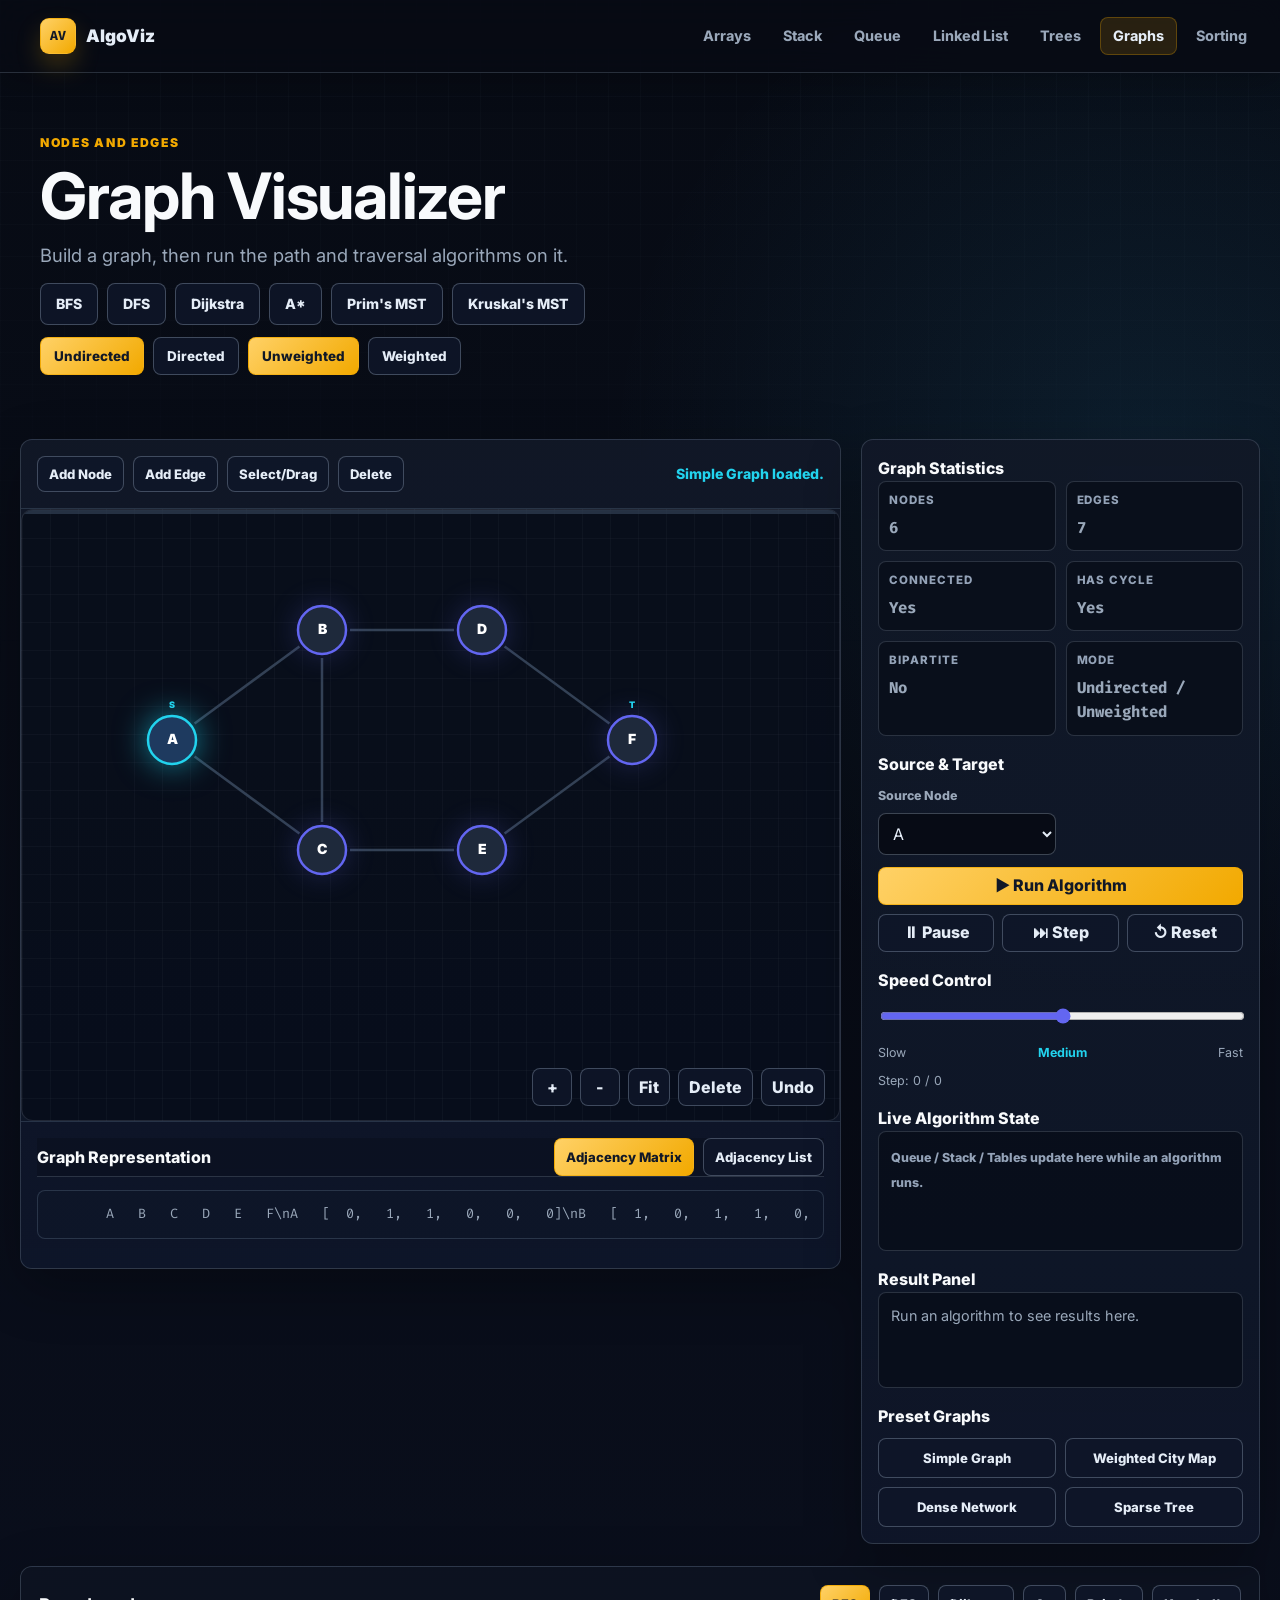
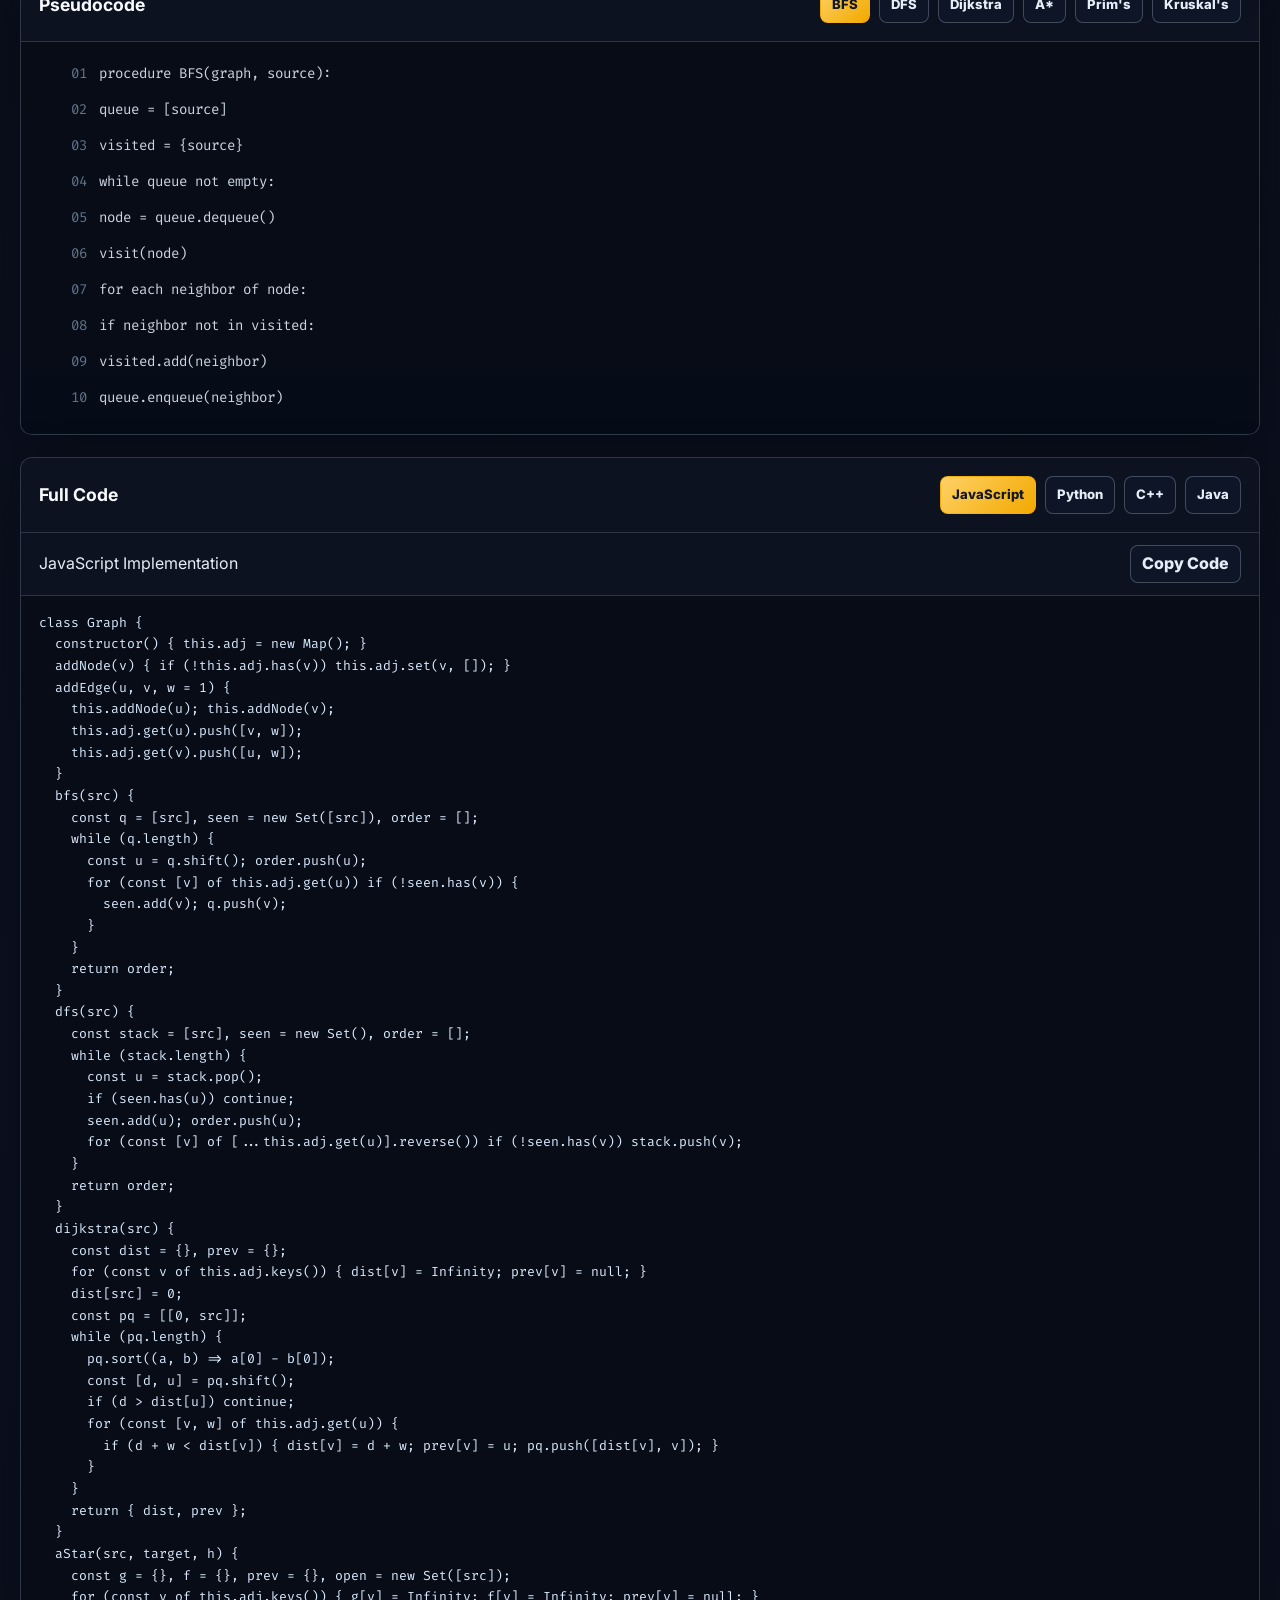
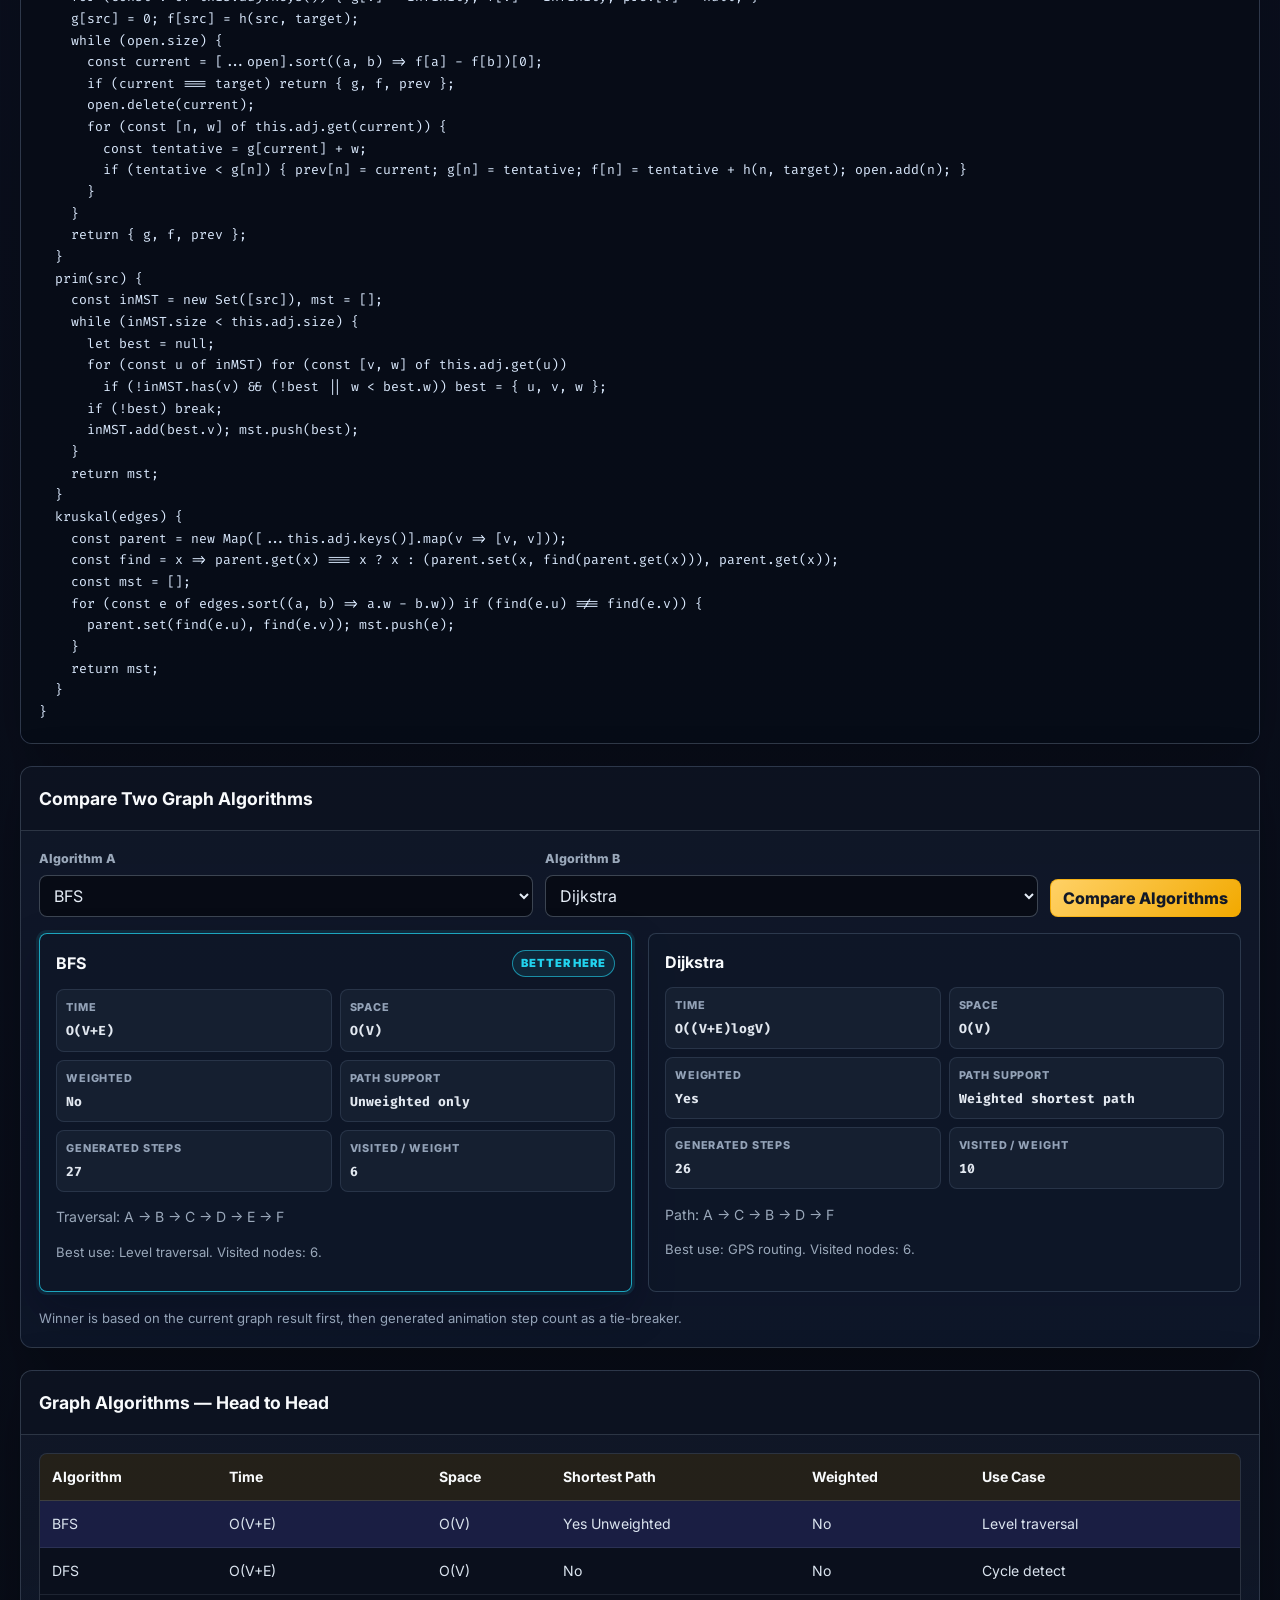
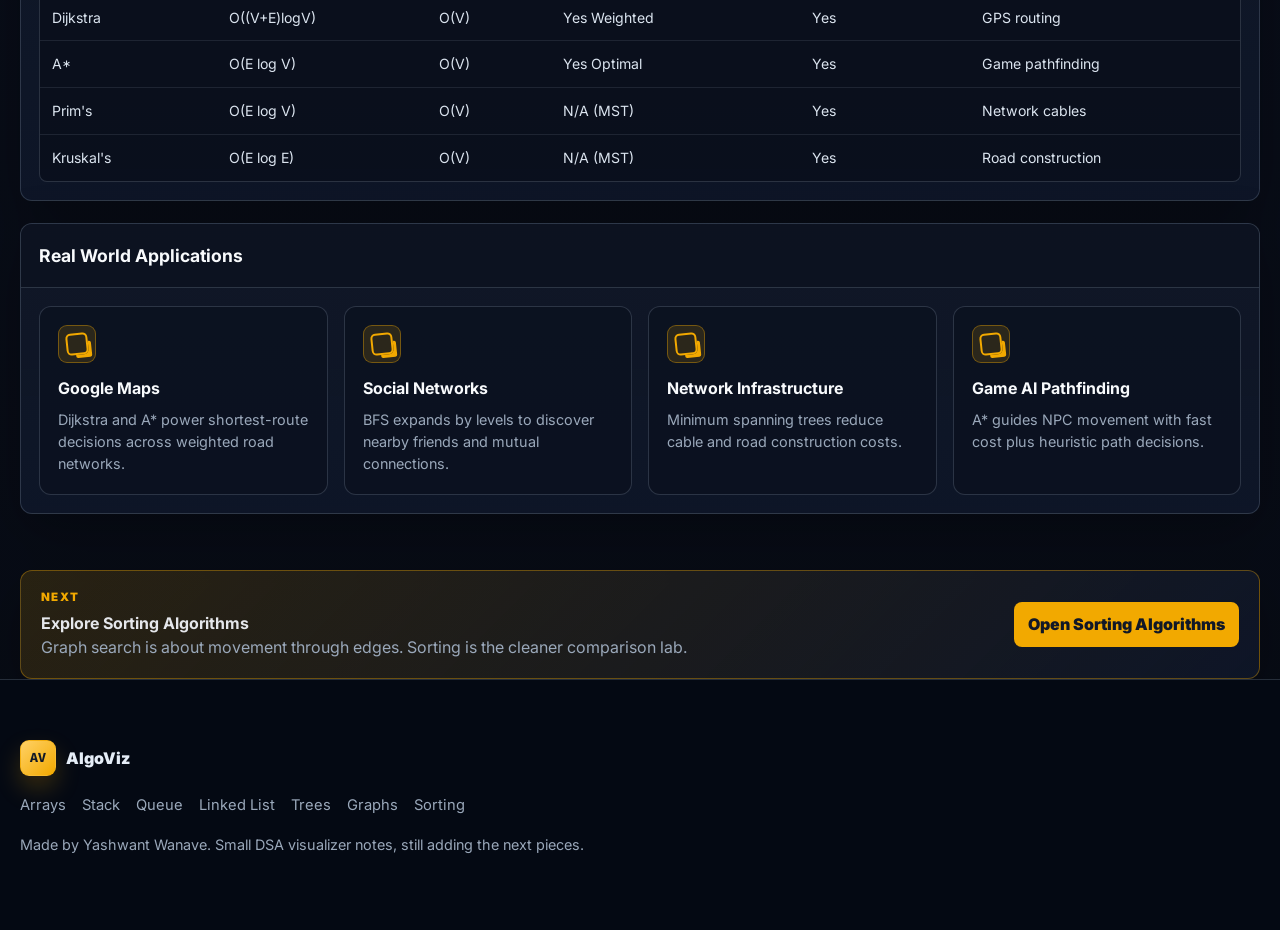
<file: graph.html>
<!DOCTYPE html>
<html lang="en">
<head>
  <meta charset="UTF-8">
  <meta name="viewport" content="width=device-width, initial-scale=1.0">
  <title>Graph Visualizer | AlgoViz</title>
  <link rel="preconnect" href="https://fonts.googleapis.com">
  <link rel="preconnect" href="https://fonts.gstatic.com" crossorigin>
  <link href="https://fonts.googleapis.com/css2?family=Fira+Code:wght@400;500;600&family=Inter:wght@400;500;600;700;800&display=swap" rel="stylesheet">
  <style>
    :root {
      --bg: #0f172a;
      --canvas: #0b0f19;
      --panel: #1e293b;
      --panel-soft: #172033;
      --border: #334155;
      --text: #e2e8f0;
      --muted: #94a3b8;
      --accent: #6366f1;
      --accent-strong: #a5b4fc;
      --secondary: #22d3ee;
      --green: #22c55e;
      --amber: #f59e0b;
      --danger: #ef4444;
      --purple: #a855f7;
      --node-default: #1e293b;
      --node-source: #1e3a5f;
      --node-target: #3b0764;
      --node-visited: #166534;
      --node-current: #6366f1;
      --node-queue: #78350f;
      --shadow: 0 22px 70px rgba(2, 6, 23, 0.34);
      --radius: 8px;
    }

    * { box-sizing: border-box; }
    html { scroll-behavior: smooth; }
    body {
      margin: 0;
      min-height: 100vh;
      color: var(--text);
      font-family: "Inter", system-ui, -apple-system, BlinkMacSystemFont, "Segoe UI", sans-serif;
      background:
        radial-gradient(circle at 1px 1px, rgba(148, 163, 184, 0.14) 1px, transparent 0) 0 0 / 28px 28px,
        linear-gradient(135deg, rgba(99, 102, 241, 0.14), transparent 34rem),
        var(--bg);
    }

    body.menu-open { overflow: hidden; }
    button, input, select { font: inherit; }
    button { cursor: pointer; }
    button:disabled, input:disabled, select:disabled { cursor: not-allowed; opacity: 0.58; }
    a { color: inherit; text-decoration: none; }

    .page {
      width: min(1500px, calc(100% - 32px));
      margin: 0 auto;
    }

    .navbar {
      position: sticky;
      top: 0;
      z-index: 50;
      border-bottom: 1px solid rgba(51, 65, 85, 0.8);
      background: rgba(15, 23, 42, 0.88);
      backdrop-filter: blur(18px);
    }

    .nav-inner {
      width: min(1500px, calc(100% - 32px));
      min-height: 72px;
      margin: 0 auto;
      display: flex;
      align-items: center;
      justify-content: space-between;
      gap: 18px;
    }

    .logo {
      display: inline-flex;
      align-items: center;
      gap: 10px;
      color: var(--accent-strong);
      font-weight: 800;
      font-size: 1.08rem;
    }

    .logo-mark {
      width: 34px;
      height: 34px;
      display: grid;
      place-items: center;
      border-radius: 8px;
      color: white;
      background: linear-gradient(135deg, var(--accent), var(--secondary));
      box-shadow: 0 12px 30px rgba(99, 102, 241, 0.36);
    }

    .nav-links {
      display: flex;
      align-items: center;
      gap: 4px;
      list-style: none;
      margin: 0;
      padding: 0;
    }

    .nav-links a {
      display: inline-flex;
      align-items: center;
      min-height: 40px;
      padding: 0 13px;
      border-radius: 8px;
      color: var(--muted);
      font-weight: 700;
      transition: color 180ms ease, background 180ms ease;
    }

    .nav-links a:hover,
    .nav-links a.active {
      color: var(--accent-strong);
      background: rgba(99, 102, 241, 0.13);
    }

    .hamburger {
      display: none;
      width: 42px;
      height: 42px;
      border: 1px solid var(--border);
      border-radius: 8px;
      background: rgba(30, 41, 59, 0.8);
      color: var(--text);
      align-items: center;
      justify-content: center;
      flex-direction: column;
      gap: 5px;
    }

    .hamburger span {
      width: 18px;
      height: 2px;
      border-radius: 99px;
      background: currentColor;
      transition: transform 180ms ease, opacity 180ms ease;
    }

    .menu-open .hamburger span:nth-child(1) { transform: translateY(7px) rotate(45deg); }
    .menu-open .hamburger span:nth-child(2) { opacity: 0; }
    .menu-open .hamburger span:nth-child(3) { transform: translateY(-7px) rotate(-45deg); }

    .hero {
      padding: 46px 0 22px;
      display: grid;
      gap: 16px;
    }

    .hero h1 {
      margin: 0;
      font-size: clamp(2.4rem, 5vw, 5.3rem);
      line-height: 0.94;
      letter-spacing: 0;
    }

    .hero p {
      max-width: 780px;
      margin: 0;
      color: var(--muted);
      font-size: clamp(1rem, 2vw, 1.22rem);
      line-height: 1.65;
    }

    .pill-row,
    .toggle-row,
    .toolbar,
    .tabs,
    .preset-grid {
      display: flex;
      flex-wrap: wrap;
      gap: 9px;
      align-items: center;
    }

    .pill,
    .tool-button,
    .tab-button,
    .preset-button,
    .control-button,
    .canvas-button,
    .toggle-button {
      border: 1px solid var(--border);
      border-radius: 8px;
      color: var(--text);
      background: rgba(30, 41, 59, 0.74);
      transition: transform 180ms ease, background 180ms ease, border-color 180ms ease, box-shadow 180ms ease, color 180ms ease;
    }

    .pill {
      min-height: 42px;
      padding: 0 15px;
      font-size: 0.88rem;
      font-weight: 800;
    }

    .toggle-button {
      min-height: 38px;
      padding: 0 13px;
      color: var(--muted);
      font-size: 0.84rem;
      font-weight: 800;
    }

    .pill.active,
    .tool-button.active,
    .tab-button.active,
    .toggle-button.active {
      border-color: rgba(99, 102, 241, 0.9);
      color: white;
      background: rgba(99, 102, 241, 0.28);
      box-shadow: 0 0 0 3px rgba(99, 102, 241, 0.13);
    }

    .pill:hover,
    .tool-button:hover,
    .tab-button:hover,
    .preset-button:hover,
    .control-button:hover,
    .canvas-button:hover,
    .toggle-button:hover {
      transform: translateY(-1px);
      border-color: rgba(34, 211, 238, 0.7);
    }

    .layout {
      display: grid;
      grid-template-columns: minmax(560px, 1.75fr) minmax(330px, 0.85fr);
      gap: 20px;
      align-items: start;
      margin-top: 18px;
    }

    .panel {
      border: 1px solid rgba(51, 65, 85, 0.84);
      border-radius: var(--radius);
      background: rgba(30, 41, 59, 0.88);
      box-shadow: var(--shadow);
    }

    .canvas-panel {
      overflow: hidden;
    }

    .canvas-header {
      display: flex;
      align-items: center;
      justify-content: space-between;
      gap: 14px;
      padding: 16px;
      border-bottom: 1px solid rgba(51, 65, 85, 0.7);
    }

    .instruction {
      color: var(--secondary);
      font-size: 0.88rem;
      font-weight: 800;
    }

    .tool-button {
      min-height: 36px;
      padding: 0 11px;
      color: var(--muted);
      font-size: 0.82rem;
      font-weight: 800;
    }

    .canvas-wrap {
      position: relative;
      min-height: 610px;
      background:
        radial-gradient(circle at 1px 1px, rgba(148, 163, 184, 0.17) 1px, transparent 0) 0 0 / 24px 24px,
        var(--canvas);
      overflow: hidden;
    }

    .progress-track {
      position: absolute;
      top: 0;
      left: 0;
      right: 0;
      height: 4px;
      z-index: 4;
      background: rgba(51, 65, 85, 0.7);
    }

    .progress-bar {
      width: 0%;
      height: 100%;
      background: linear-gradient(90deg, var(--accent), var(--secondary));
      transition: width 220ms ease;
      box-shadow: 0 0 18px rgba(34, 211, 238, 0.55);
    }

    #graphSvg {
      display: block;
      width: 100%;
      min-height: 610px;
      cursor: crosshair;
      touch-action: none;
    }

    .svg-node {
      filter: drop-shadow(0 0 14px rgba(99, 102, 241, 0.24));
      transition: fill 180ms ease, stroke 180ms ease, filter 180ms ease, transform 180ms ease;
    }

    .svg-node.node-source { fill: var(--node-source); stroke: var(--secondary); filter: drop-shadow(0 0 16px rgba(34, 211, 238, 0.6)); }
    .svg-node.node-target { fill: var(--node-target); stroke: var(--purple); filter: drop-shadow(0 0 16px rgba(168, 85, 247, 0.6)); }
    .svg-node.node-visited { fill: var(--node-visited); stroke: var(--green); filter: drop-shadow(0 0 14px rgba(34, 197, 94, 0.52)); }
    .svg-node.node-current { fill: var(--node-current); stroke: var(--accent-strong); filter: drop-shadow(0 0 20px rgba(165, 180, 252, 0.72)); animation: pulseNode 760ms ease-in-out infinite; }
    .svg-node.node-queue { fill: var(--node-queue); stroke: var(--amber); filter: drop-shadow(0 0 14px rgba(245, 158, 11, 0.5)); }
    .svg-node.node-path { fill: var(--node-source); stroke: var(--secondary); filter: drop-shadow(0 0 20px rgba(34, 211, 238, 0.72)); }
    .svg-node.selected { stroke-width: 4; filter: drop-shadow(0 0 24px rgba(34, 211, 238, 0.7)); }

    .node-text,
    .node-badge {
      fill: white;
      font-weight: 900;
      font-size: 14px;
      text-anchor: middle;
      dominant-baseline: middle;
      pointer-events: none;
    }

    .node-badge {
      font-size: 9px;
      fill: var(--secondary);
    }

    .svg-edge {
      stroke: var(--border);
      stroke-width: 2.5;
      transition: stroke 180ms ease, stroke-width 180ms ease, opacity 180ms ease, filter 180ms ease;
    }

    .svg-edge.edge-traversed {
      stroke: var(--accent);
      stroke-dasharray: 10 8;
      animation: dashFlow 600ms linear infinite;
    }

    .svg-edge.edge-relax {
      stroke: var(--amber);
      stroke-width: 4;
      filter: drop-shadow(0 0 12px rgba(245, 158, 11, 0.6));
    }

    .svg-edge.edge-shortest {
      stroke: var(--secondary);
      stroke-width: 5;
      filter: drop-shadow(0 0 15px rgba(34, 211, 238, 0.68));
    }

    .svg-edge.edge-mst {
      stroke: var(--green);
      stroke-width: 5;
      filter: drop-shadow(0 0 15px rgba(34, 197, 94, 0.55));
    }

    .svg-edge.edge-skip {
      stroke: var(--danger);
      stroke-width: 4;
      animation: redFlash 360ms ease;
    }

    .weight-pill {
      fill: rgba(15, 23, 42, 0.92);
      stroke: rgba(148, 163, 184, 0.35);
    }

    .weight-label {
      fill: var(--muted);
      font-family: "Fira Code", monospace;
      font-size: 11px;
      font-weight: 700;
      text-anchor: middle;
      dominant-baseline: middle;
      pointer-events: none;
    }

    .canvas-controls {
      position: absolute;
      right: 14px;
      bottom: 14px;
      display: flex;
      gap: 8px;
      z-index: 6;
    }

    .canvas-button {
      min-width: 40px;
      min-height: 38px;
      padding: 0 10px;
      color: var(--text);
      font-weight: 900;
      background: rgba(15, 23, 42, 0.84);
      backdrop-filter: blur(10px);
    }

    .weight-popup,
    .context-menu,
    .node-tooltip {
      position: absolute;
      z-index: 20;
      border: 1px solid rgba(51, 65, 85, 0.9);
      border-radius: 8px;
      background: rgba(15, 23, 42, 0.96);
      box-shadow: var(--shadow);
    }

    .weight-popup {
      display: none;
      gap: 8px;
      padding: 10px;
      align-items: center;
    }

    .weight-popup.active { display: flex; }
    .weight-popup input {
      width: 68px;
      min-height: 34px;
      border: 1px solid var(--border);
      border-radius: 8px;
      color: var(--text);
      background: #0f172a;
      padding: 0 8px;
      outline: none;
    }

    .weight-popup button {
      min-height: 34px;
      border: 0;
      border-radius: 8px;
      color: white;
      background: var(--accent);
      font-weight: 800;
      padding: 0 10px;
    }

    .context-menu {
      display: none;
      min-width: 170px;
      overflow: hidden;
    }

    .context-menu.active { display: block; }
    .context-menu button {
      display: block;
      width: 100%;
      min-height: 38px;
      border: 0;
      border-bottom: 1px solid rgba(51, 65, 85, 0.5);
      color: var(--text);
      text-align: left;
      background: transparent;
      padding: 0 12px;
    }
    .context-menu button:hover { background: rgba(99, 102, 241, 0.18); }

    .node-tooltip {
      display: none;
      max-width: 260px;
      padding: 10px 12px;
      color: var(--text);
      font-size: 0.8rem;
      line-height: 1.5;
      pointer-events: none;
    }
    .node-tooltip.active { display: block; }

    .representation {
      border-top: 1px solid rgba(51, 65, 85, 0.7);
      padding: 16px;
      background: rgba(15, 23, 42, 0.38);
    }

    .representation-header {
      display: flex;
      align-items: center;
      justify-content: space-between;
      gap: 12px;
      margin-bottom: 12px;
    }

    .representation-title,
    .panel-title {
      margin: 0;
      font-size: 1rem;
      font-weight: 800;
    }

    .representation-output {
      overflow: auto;
      max-height: 260px;
      border: 1px solid rgba(51, 65, 85, 0.76);
      border-radius: 8px;
      background: rgba(15, 23, 42, 0.62);
      padding: 12px;
      color: #cbd5e1;
      font-family: "Fira Code", monospace;
      font-size: 0.84rem;
      line-height: 1.65;
      white-space: pre;
    }

    .side-panel {
      padding: 16px;
      display: grid;
      gap: 16px;
    }

    .stat-grid {
      display: grid;
      grid-template-columns: repeat(2, minmax(0, 1fr));
      gap: 10px;
    }

    .stat-card {
      border: 1px solid rgba(51, 65, 85, 0.78);
      border-radius: 8px;
      padding: 10px;
      background: rgba(15, 23, 42, 0.46);
    }

    .stat-card span {
      display: block;
      color: var(--muted);
      font-size: 0.72rem;
      font-weight: 800;
      text-transform: uppercase;
      letter-spacing: 0.08em;
    }

    .stat-card strong {
      display: block;
      margin-top: 6px;
      font-family: "Fira Code", monospace;
      font-size: 0.98rem;
    }

    .field-grid {
      display: grid;
      grid-template-columns: repeat(2, minmax(0, 1fr));
      gap: 10px;
    }

    .field {
      display: grid;
      gap: 7px;
    }

    .field label,
    .sub-label {
      color: var(--muted);
      font-size: 0.78rem;
      font-weight: 800;
    }

    select,
    .range {
      width: 100%;
      min-height: 42px;
      border: 1px solid var(--border);
      border-radius: 8px;
      color: var(--text);
      background: #0f172a;
      padding: 0 10px;
      outline: none;
    }

    .control-button {
      min-height: 42px;
      padding: 0 12px;
      font-weight: 900;
    }

    .control-button.primary {
      border-color: transparent;
      color: white;
      background: linear-gradient(135deg, var(--accent), #4f46e5);
    }

    .control-grid {
      display: grid;
      grid-template-columns: repeat(3, minmax(0, 1fr));
      gap: 8px;
    }

    .speed-row {
      display: flex;
      justify-content: space-between;
      gap: 12px;
      color: var(--muted);
      font-size: 0.78rem;
    }

    .speed-row strong { color: var(--secondary); }
    input[type="range"] { accent-color: var(--accent); }

    .state-box {
      border: 1px solid rgba(51, 65, 85, 0.76);
      border-radius: 8px;
      padding: 12px;
      background: rgba(15, 23, 42, 0.46);
      min-height: 120px;
    }

    .chip-line {
      display: flex;
      flex-wrap: wrap;
      gap: 7px;
      margin-top: 8px;
    }

    .state-chip {
      display: inline-flex;
      align-items: center;
      min-height: 28px;
      padding: 0 9px;
      border: 1px solid rgba(51, 65, 85, 0.84);
      border-radius: 999px;
      color: var(--text);
      background: rgba(30, 41, 59, 0.82);
      font-family: "Fira Code", monospace;
      font-size: 0.78rem;
      font-weight: 700;
    }

    .state-chip.queue { border-color: var(--amber); color: #fde68a; }
    .state-chip.visited { border-color: var(--green); color: #bbf7d0; }
    .state-chip.path { border-color: var(--secondary); color: #cffafe; }

    .small-table {
      width: 100%;
      border-collapse: collapse;
      margin-top: 9px;
      font-size: 0.78rem;
    }
    .small-table th,
    .small-table td {
      border-bottom: 1px solid rgba(51, 65, 85, 0.66);
      padding: 7px 6px;
      text-align: left;
    }
    .small-table th { color: #cbd5e1; }
    .small-table td { color: var(--muted); font-family: "Fira Code", monospace; }

    .result-panel {
      border-left: 4px solid var(--secondary);
      border-radius: 8px;
      padding: 12px;
      background: rgba(34, 211, 238, 0.08);
      min-height: 96px;
      color: #cbd5e1;
      line-height: 1.55;
      font-size: 0.9rem;
    }

    .preset-button {
      flex: 1 1 145px;
      min-height: 40px;
      padding: 0 11px;
      font-size: 0.82rem;
      font-weight: 800;
    }

    .section {
      margin-top: 20px;
      overflow: hidden;
      border: 1px solid rgba(51, 65, 85, 0.84);
      border-radius: 8px;
      background: rgba(30, 41, 59, 0.88);
      box-shadow: var(--shadow);
    }

    .section-header {
      display: flex;
      align-items: center;
      justify-content: space-between;
      gap: 14px;
      padding: 18px;
      border-bottom: 1px solid rgba(51, 65, 85, 0.72);
    }

    .section-header h2 {
      margin: 0;
      font-size: 1.1rem;
    }

    .tab-button {
      min-height: 36px;
      padding: 0 11px;
      color: var(--muted);
      font-size: 0.82rem;
      font-weight: 800;
    }

    .pseudo-wrap,
    .code-wrap {
      padding: 16px 18px 20px;
      background: rgba(15, 23, 42, 0.4);
      overflow: auto;
    }

    .pseudo-code {
      display: grid;
      gap: 4px;
      margin: 0;
      font-family: "Fira Code", monospace;
      font-size: 0.88rem;
      line-height: 1.7;
    }

    .pseudo-line {
      display: grid;
      grid-template-columns: 38px 1fr;
      gap: 12px;
      border-radius: 8px;
      padding: 4px 10px;
      color: #cbd5e1;
      transition: background 180ms ease, color 180ms ease, transform 180ms ease;
    }
    .pseudo-line span:first-child {
      color: #64748b;
      text-align: right;
      user-select: none;
    }
    .pseudo-line.active {
      color: white;
      background: rgba(99, 102, 241, 0.24);
      box-shadow: inset 3px 0 0 var(--accent);
      transform: translateX(2px);
    }

    .code-toolbar {
      display: flex;
      align-items: center;
      justify-content: space-between;
      gap: 12px;
      padding: 12px 18px;
      border-bottom: 1px solid rgba(51, 65, 85, 0.72);
      background: rgba(15, 23, 42, 0.72);
    }

    .copy-button {
      border: 1px solid rgba(34, 211, 238, 0.4);
      border-radius: 8px;
      color: var(--secondary);
      background: rgba(34, 211, 238, 0.08);
      min-height: 34px;
      padding: 0 11px;
      font-weight: 800;
    }

    .code-block {
      min-width: 720px;
      margin: 0;
      color: #dbeafe;
      font-family: "Fira Code", monospace;
      font-size: 0.82rem;
      line-height: 1.65;
      white-space: pre;
    }

    .comparison-wrap {
      padding: 18px;
      overflow-x: auto;
    }

    .data-table {
      width: 100%;
      border-collapse: collapse;
      border: 1px solid rgba(51, 65, 85, 0.76);
      border-radius: 8px;
      overflow: hidden;
      background: rgba(15, 23, 42, 0.46);
    }

    .data-table th,
    .data-table td {
      padding: 12px;
      border-bottom: 1px solid rgba(51, 65, 85, 0.68);
      text-align: left;
      font-size: 0.88rem;
    }

    .data-table th {
      color: #cbd5e1;
      background: rgba(15, 23, 42, 0.62);
    }
    .data-table tr:last-child td { border-bottom: 0; }
    .data-table tr.active-row td {
      background: rgba(99, 102, 241, 0.18);
      color: white;
    }

    .algorithm-compare {
      display: grid;
      gap: 16px;
      padding: 18px;
      background: rgba(15, 23, 42, 0.36);
    }

    .compare-controls {
      display: grid;
      grid-template-columns: minmax(180px, 1fr) minmax(180px, 1fr) auto;
      gap: 12px;
      align-items: end;
    }

    .compare-card-grid {
      display: grid;
      grid-template-columns: repeat(2, minmax(0, 1fr));
      gap: 16px;
    }

    .compare-card {
      border: 1px solid rgba(51, 65, 85, 0.84);
      border-radius: 8px;
      padding: 16px;
      background: rgba(15, 23, 42, 0.52);
    }

    .compare-card.winner {
      border-color: rgba(34, 211, 238, 0.76);
      box-shadow: 0 0 0 3px rgba(34, 211, 238, 0.1), 0 18px 42px rgba(2, 6, 23, 0.28);
    }

    .compare-card h3 {
      display: flex;
      align-items: center;
      justify-content: space-between;
      gap: 10px;
      margin: 0 0 12px;
      font-size: 1rem;
    }

    .winner-badge {
      display: none;
      border: 1px solid rgba(34, 211, 238, 0.6);
      border-radius: 999px;
      padding: 4px 8px;
      color: var(--secondary);
      background: rgba(34, 211, 238, 0.09);
      font-size: 0.7rem;
      font-weight: 900;
      text-transform: uppercase;
      letter-spacing: 0.08em;
    }

    .compare-card.winner .winner-badge {
      display: inline-flex;
    }

    .metric-grid {
      display: grid;
      grid-template-columns: repeat(2, minmax(0, 1fr));
      gap: 8px;
      margin-bottom: 12px;
    }

    .metric {
      border: 1px solid rgba(51, 65, 85, 0.66);
      border-radius: 8px;
      padding: 9px;
      background: rgba(30, 41, 59, 0.52);
    }

    .metric span {
      display: block;
      color: var(--muted);
      font-size: 0.68rem;
      font-weight: 800;
      text-transform: uppercase;
      letter-spacing: 0.08em;
    }

    .metric strong {
      display: block;
      margin-top: 5px;
      color: var(--text);
      font-family: "Fira Code", monospace;
      font-size: 0.82rem;
      word-break: break-word;
    }

    .compare-summary {
      color: #cbd5e1;
      font-size: 0.88rem;
      line-height: 1.55;
    }

    .compare-note {
      color: var(--muted);
      font-size: 0.82rem;
      line-height: 1.55;
    }

    .apps {
      display: grid;
      grid-template-columns: repeat(4, minmax(0, 1fr));
      gap: 16px;
      padding: 18px;
    }

    .app-card {
      min-height: 170px;
      border: 1px solid rgba(51, 65, 85, 0.84);
      border-radius: 8px;
      padding: 18px;
      background: rgba(15, 23, 42, 0.45);
      transition: transform 200ms ease, border-color 200ms ease, box-shadow 200ms ease;
    }
    .app-card:hover {
      transform: translateY(-5px);
      border-color: rgba(99, 102, 241, 0.8);
      box-shadow: 0 24px 54px rgba(2, 6, 23, 0.34), 0 0 26px rgba(99, 102, 241, 0.16);
    }
    .app-card span { font-size: 1.9rem; }
    .app-card h3 { margin: 13px 0 8px; font-size: 1rem; }
    .app-card p { margin: 0; color: var(--muted); line-height: 1.55; font-size: 0.9rem; }

    .footer {
      margin-top: 28px;
      padding: 30px 0 40px;
      color: var(--muted);
    }
    .footer-inner {
      width: min(1500px, calc(100% - 32px));
      margin: 0 auto;
      display: flex;
      align-items: center;
      justify-content: space-between;
      gap: 16px;
      flex-wrap: wrap;
    }
    .footer-links {
      display: flex;
      flex-wrap: wrap;
      gap: 12px;
    }
    .footer-links a.active { color: var(--secondary); font-weight: 800; }

    @keyframes pulseNode {
      0%, 100% { transform: scale(1); }
      50% { transform: scale(1.08); }
    }
    @keyframes dashFlow {
      to { stroke-dashoffset: -36; }
    }
    @keyframes nodeEnter {
      0% { transform: scale(0); opacity: 0; }
      70% { transform: scale(1.15); opacity: 1; }
      100% { transform: scale(1); opacity: 1; }
    }
    @keyframes redFlash {
      0%, 100% { opacity: 1; }
      50% { opacity: 0.35; }
    }
    .node-enter { animation: nodeEnter 360ms cubic-bezier(0.2, 1.2, 0.36, 1) both; }

    .confetti {
      position: absolute;
      width: 7px;
      height: 7px;
      border-radius: 99px;
      pointer-events: none;
      animation: confetti 820ms ease-out forwards;
      z-index: 18;
    }
    @keyframes confetti {
      to { transform: translate(var(--dx), var(--dy)) scale(0.3); opacity: 0; }
    }

    @media (max-width: 1200px) {
      .layout { grid-template-columns: 1fr; }
      .canvas-wrap, #graphSvg { min-height: 560px; }
      .apps { grid-template-columns: repeat(2, minmax(0, 1fr)); }
    }

    @media (max-width: 768px) {
      .page, .nav-inner, .footer-inner { width: min(100% - 24px, 720px); }
      .hamburger { display: inline-flex; }
      .nav-links {
        position: fixed;
        top: 72px;
        right: 12px;
        left: 12px;
        display: none;
        flex-direction: column;
        align-items: stretch;
        padding: 12px;
        border: 1px solid var(--border);
        border-radius: 8px;
        background: rgba(15, 23, 42, 0.97);
        box-shadow: var(--shadow);
      }
      .menu-open .nav-links { display: flex; }
      .nav-links a { justify-content: center; }
      .hero { padding-top: 34px; }
      .canvas-header, .section-header, .code-toolbar { align-items: flex-start; flex-direction: column; }
      .canvas-wrap, #graphSvg { min-height: 330px; }
      .field-grid, .control-grid, .stat-grid { grid-template-columns: 1fr; }
      .apps { grid-template-columns: 1fr; }
      .representation-header { flex-direction: column; align-items: flex-start; }
      .compare-controls,
      .compare-card-grid {
        grid-template-columns: 1fr;
      }
    }


    /* Shared site shell: common nav/footer/closing bits without changing visualizer logic. */
    .eyebrow {
      margin: 0 0 0.45rem;
      color: #f2a900;
      font-size: 0.78rem;
      font-weight: 800;
      letter-spacing: 0.12em;
      text-transform: uppercase;
    }
    .av-shell-footer {
      margin-top: 0;
      border-top: 1px solid rgba(148, 163, 184, 0.22);
      background: rgba(9, 15, 23, 0.94);
      color: rgba(226, 232, 240, 0.78);
    }
    .av-footer-inner {
      width: min(1500px, calc(100% - 32px));
      margin: 0 auto;
      padding: 28px 0 34px;
      display: grid;
      gap: 16px;
    }
    .av-footer-brand {
      display: flex;
      align-items: center;
      gap: 10px;
      color: #f8fafc;
      font-weight: 900;
      text-decoration: none;
    }
    .av-logo-mark {
      width: 34px;
      height: 34px;
      display: inline-grid;
      place-items: center;
      border-radius: 8px;
      color: #111827;
      background: #f2a900;
      font-family: "Fira Code", monospace;
      font-size: 0.82rem;
      box-shadow: 0 10px 24px rgba(242, 169, 0, 0.22);
    }
    .av-footer-links {
      display: flex;
      flex-wrap: wrap;
      gap: 10px 16px;
    }
    .av-footer-links a {
      color: inherit;
      text-decoration: none;
      font-size: 0.92rem;
    }
    .av-footer-links a:hover { color: #f2a900; }
    .av-footer-note {
      margin: 0;
      color: rgba(148, 163, 184, 0.92);
      line-height: 1.6;
      font-size: 0.9rem;
    }
    .av-next-section {
      width: min(1500px, calc(100% - 32px));
      margin: 30px auto 0;
      padding: 18px 20px;
      border: 1px solid rgba(242, 169, 0, 0.34);
      border-radius: 10px;
      background: linear-gradient(135deg, rgba(242, 169, 0, 0.11), rgba(15, 23, 42, 0.68));
      display: flex;
      align-items: center;
      justify-content: space-between;
      gap: 18px;
      color: #e5e7eb;
    }
    .av-next-section p { margin: 0; color: rgba(226, 232, 240, 0.78); }
    .av-next-section a {
      color: #111827;
      background: #f2a900;
      text-decoration: none;
      font-weight: 900;
      border-radius: 8px;
      padding: 10px 14px;
      white-space: nowrap;
    }
    .av-next-kicker {
      display: block;
      color: #f2a900;
      font-size: 0.72rem;
      font-weight: 900;
      letter-spacing: 0.12em;
      text-transform: uppercase;
      margin-bottom: 4px;
    }
    .av-badge-yes, .av-badge-no {
      display: inline-flex;
      align-items: center;
      justify-content: center;
      min-width: 38px;
      padding: 2px 8px;
      border-radius: 999px;
      font-size: 0.72rem;
      font-weight: 900;
    }
    .av-badge-yes { color: #bbf7d0; background: rgba(22, 101, 52, 0.45); }
    .av-badge-no { color: #fecaca; background: rgba(127, 29, 29, 0.45); }
    .app-icon,
    .app-card > span:first-child,
    .pattern-card > span:first-child {
      width: 38px;
      height: 38px;
      display: inline-grid;
      place-items: center;
      border-radius: 10px;
      background: rgba(242, 169, 0, 0.14);
      border: 1px solid rgba(242, 169, 0, 0.36);
      color: #f2a900;
      font-size: 0;
    }
    .app-icon::before,
    .app-card > span:first-child::before,
    .pattern-card > span:first-child::before {
      content: "";
      width: 18px;
      height: 18px;
      border: 2px solid currentColor;
      border-radius: 5px;
      box-shadow: 6px 6px 0 -3px currentColor;
      transform: rotate(-6deg);
    }
    .av-zoom-controls button,
    .control-button,
    .operation-button,
    .btn-op,
    .btn-traverse {
      letter-spacing: 0;
    }
    @media (max-width: 768px) {
      .av-next-section { align-items: flex-start; flex-direction: column; }
      .av-next-section a { white-space: normal; }
    }

  </style>
  <link rel="stylesheet" href="shared-ui.css">
</head>
<body>
  <nav class="navbar" aria-label="Primary navigation">
    <div class="nav-inner">
      <a href="array.html" class="logo" aria-label="AlgoViz home"><span class="logo-mark" aria-hidden="true">AV</span><span>AlgoViz</span></a>
      <button class="hamburger" id="menuButton" type="button" aria-label="Open navigation" aria-expanded="false">
        <span></span><span></span><span></span>
      </button>
      <ul class="nav-links" id="navLinks">
        <li><a href="array.html">Arrays</a></li>
        <li><a href="stack.html">Stack</a></li>
        <li><a href="queue.html">Queue</a></li>
        <li><a href="linkedlist.html">Linked List</a></li>
        <li><a href="tree.html">Trees</a></li>
        <li><a class="active" href="graph.html">Graphs</a></li>
        <li><a href="sorting.html">Sorting</a></li>
      </ul>
    </div>
  </nav>

  <main class="page" id="top">
    <header class="hero">
      <p class="eyebrow">Nodes and edges</p>
      <h1>Graph Visualizer</h1>
      <p>Build a graph, then run the path and traversal algorithms on it.</p>
      <div class="pill-row" id="algorithmPills" aria-label="Algorithm selectors"></div>
      <div class="toggle-row" aria-label="Graph type toggles">
        <button class="toggle-button active" id="undirectedButton" type="button">Undirected</button>
        <button class="toggle-button" id="directedButton" type="button">Directed</button>
        <button class="toggle-button active" id="unweightedButton" type="button">Unweighted</button>
        <button class="toggle-button" id="weightedButton" type="button">Weighted</button>
      </div>
    </header>

    <section class="layout">
      <div class="panel canvas-panel">
        <div class="canvas-header">
          <div class="toolbar" id="toolButtons" aria-label="Canvas tools"></div>
          <div class="instruction" id="instructionText">Click canvas to add node</div>
        </div>
        <div class="canvas-wrap" id="canvasWrap">
          <div class="progress-track"><div class="progress-bar" id="progressBar"></div></div>
          <svg id="graphSvg" aria-label="Interactive graph canvas">
            <defs>
              <marker id="arrowHead" markerWidth="9" markerHeight="9" refX="8" refY="4.5" orient="auto">
                <path d="M0,0 L9,4.5 L0,9 Z" fill="#94a3b8"></path>
              </marker>
              <marker id="arrowHeadActive" markerWidth="9" markerHeight="9" refX="8" refY="4.5" orient="auto">
                <path d="M0,0 L9,4.5 L0,9 Z" fill="#22d3ee"></path>
              </marker>
            </defs>
            <g id="viewport">
              <g id="edgesLayer"></g>
              <g id="nodesLayer"></g>
            </g>
          </svg>
          <div class="canvas-controls av-zoom-controls">
            <button class="canvas-button" id="zoomInButton" type="button" title="Zoom In">+</button>
            <button class="canvas-button" id="zoomOutButton" type="button" title="Zoom Out">-</button>
            <button class="canvas-button" id="fitButton" type="button" title="Fit">Fit</button>
            <button class="canvas-button" id="deleteButton" type="button" title="Delete selected">Delete</button>
            <button class="canvas-button" id="undoButton" type="button" title="Undo">Undo</button>
          </div>
          <div class="weight-popup" id="weightPopup">
            <input id="weightInput" type="number" min="1" max="99" value="1" aria-label="Edge weight">
            <button id="weightSaveButton" type="button">Add</button>
          </div>
          <div class="context-menu" id="contextMenu"></div>
          <div class="node-tooltip" id="nodeTooltip"></div>
        </div>
        <div class="representation">
          <div class="representation-header">
            <h2 class="representation-title">Graph Representation</h2>
            <div class="tabs">
              <button class="tab-button active" id="matrixButton" type="button">Adjacency Matrix</button>
              <button class="tab-button" id="listButton" type="button">Adjacency List</button>
            </div>
          </div>
          <pre class="representation-output" id="representationOutput"></pre>
        </div>
      </div>

      <aside class="panel side-panel">
        <section>
          <h2 class="panel-title">Graph Statistics</h2>
          <div class="stat-grid" id="statsGrid"></div>
        </section>

        <section>
          <h2 class="panel-title">Source &amp; Target</h2>
          <div class="field-grid" style="margin-top: 10px;">
            <div class="field">
              <label for="sourceSelect">Source Node</label>
              <select id="sourceSelect"></select>
            </div>
            <div class="field" id="targetField">
              <label for="targetSelect">Target Node</label>
              <select id="targetSelect"></select>
            </div>
          </div>
          <div style="display: grid; gap: 9px; margin-top: 12px;">
            <button class="control-button primary" id="runButton" type="button">▶ Run Algorithm</button>
            <div class="control-grid">
              <button class="control-button" id="pauseButton" type="button">⏸ Pause</button>
              <button class="control-button" id="stepButton" type="button">⏭ Step</button>
              <button class="control-button" id="resetButton" type="button">↺ Reset</button>
            </div>
          </div>
        </section>

        <section>
          <h2 class="panel-title">Speed Control</h2>
          <input class="range" id="speedSlider" type="range" min="0" max="2" value="1" step="1" aria-label="Animation speed">
          <div class="speed-row">
            <span>Slow</span>
            <strong id="speedLabel">Medium</strong>
            <span>Fast</span>
          </div>
          <div class="speed-row" style="margin-top: 8px;"><span id="stepCounter">Step: 0 / 0</span></div>
        </section>

        <section>
          <h2 class="panel-title">Live Algorithm State</h2>
          <div class="state-box" id="statePanel"></div>
        </section>

        <section>
          <h2 class="panel-title">Result Panel</h2>
          <div class="result-panel" id="resultPanel">Run an algorithm to see results here.</div>
        </section>

        <section>
          <h2 class="panel-title">Preset Graphs</h2>
          <div class="preset-grid" id="presetButtons" style="margin-top: 10px;"></div>
        </section>
      </aside>
    </section>

    <section class="section">
      <div class="section-header">
        <h2>Pseudocode</h2>
        <div class="tabs" id="pseudoTabs"></div>
      </div>
      <div class="pseudo-wrap">
        <pre class="pseudo-code" id="pseudoCode"></pre>
      </div>
    </section>

    <section class="section">
      <div class="section-header">
        <h2>Full Code</h2>
        <div class="tabs" id="codeTabs"></div>
      </div>
      <div class="code-toolbar">
        <span id="codeTitle">JavaScript Implementation</span>
        <button class="copy-button" id="copyCodeButton" type="button">Copy Code</button>
      </div>
      <div class="code-wrap">
        <pre class="code-block" id="codeBlock"></pre>
      </div>
    </section>

    <section class="section">
      <div class="section-header">
        <h2>Compare Two Graph Algorithms</h2>
      </div>
      <div class="algorithm-compare">
        <div class="compare-controls">
          <div class="field">
            <label for="compareAlgorithmA">Algorithm A</label>
            <select id="compareAlgorithmA"></select>
          </div>
          <div class="field">
            <label for="compareAlgorithmB">Algorithm B</label>
            <select id="compareAlgorithmB"></select>
          </div>
          <button class="control-button primary" id="compareButton" type="button">Compare Algorithms</button>
        </div>
        <div class="compare-card-grid" id="compareResults"></div>
        <div class="compare-note" id="compareNote">Comparison uses the current graph, selected source node, and selected target node where the algorithm needs a target.</div>
      </div>
    </section>

    <section class="section">
      <div class="section-header"><h2>Graph Algorithms — Head to Head</h2></div>
      <div class="comparison-wrap">
        <table class="data-table" id="comparisonTable">
          <thead>
            <tr><th>Algorithm</th><th>Time</th><th>Space</th><th>Shortest Path</th><th>Weighted</th><th>Use Case</th></tr>
          </thead>
          <tbody>
            <tr data-algo="BFS"><td>BFS</td><td>O(V+E)</td><td>O(V)</td><td>Yes Unweighted</td><td>No</td><td>Level traversal</td></tr>
            <tr data-algo="DFS"><td>DFS</td><td>O(V+E)</td><td>O(V)</td><td>No</td><td>No</td><td>Cycle detect</td></tr>
            <tr data-algo="Dijkstra"><td>Dijkstra</td><td>O((V+E)logV)</td><td>O(V)</td><td>Yes Weighted</td><td>Yes</td><td>GPS routing</td></tr>
            <tr data-algo="A*"><td>A*</td><td>O(E log V)</td><td>O(V)</td><td>Yes Optimal</td><td>Yes</td><td>Game pathfinding</td></tr>
            <tr data-algo="Prim's MST"><td>Prim's</td><td>O(E log V)</td><td>O(V)</td><td>N/A (MST)</td><td>Yes</td><td>Network cables</td></tr>
            <tr data-algo="Kruskal's MST"><td>Kruskal's</td><td>O(E log E)</td><td>O(V)</td><td>N/A (MST)</td><td>Yes</td><td>Road construction</td></tr>
          </tbody>
        </table>
      </div>
    </section>

    <section class="section">
      <div class="section-header"><h2>Real World Applications</h2></div>
      <div class="apps">
        <article class="app-card"><span></span><h3>Google Maps</h3><p>Dijkstra and A* power shortest-route decisions across weighted road networks.</p></article>
        <article class="app-card"><span></span><h3>Social Networks</h3><p>BFS expands by levels to discover nearby friends and mutual connections.</p></article>
        <article class="app-card"><span></span><h3>Network Infrastructure</h3><p>Minimum spanning trees reduce cable and road construction costs.</p></article>
        <article class="app-card"><span></span><h3>Game AI Pathfinding</h3><p>A* guides NPC movement with fast cost plus heuristic path decisions.</p></article>
      </div>
    </section>
  </main>
  <section class="av-next-section" aria-label="Next topic">
    <div>
      <span class="av-next-kicker">Next</span>
      <strong>Explore Sorting Algorithms</strong>
      <p>Graph search is about movement through edges. Sorting is the cleaner comparison lab.</p>
    </div>
    <a href="sorting.html">Open Sorting Algorithms</a>
  </section>

  <footer class="footer av-shell-footer">
    <div class="av-footer-inner">
      <a class="av-footer-brand" href="array.html" aria-label="AlgoViz home">
        <span class="av-logo-mark">AV</span>
        <span>AlgoViz</span>
      </a>
      <nav class="av-footer-links" aria-label="Footer navigation">
        <a href="array.html">Arrays</a>
        <a href="stack.html">Stack</a>
        <a href="queue.html">Queue</a>
        <a href="linkedlist.html">Linked List</a>
        <a href="tree.html">Trees</a>
        <a href="graph.html">Graphs</a>
        <a href="sorting.html">Sorting</a>
      </nav>
      <p class="av-footer-note">Made by Yashwant Wanave. Small DSA visualizer notes, still adding the next pieces.</p>
    </div>
  </footer>

  <script>
    const algorithms = ["BFS", "DFS", "Dijkstra", "A*", "Prim's MST", "Kruskal's MST"];
    const algorithmInfo = {
      "BFS": { time: "O(V+E)", space: "O(V)", shortest: "Unweighted only", weighted: "No", useCase: "Level traversal" },
      "DFS": { time: "O(V+E)", space: "O(V)", shortest: "No", weighted: "No", useCase: "Cycle detection" },
      "Dijkstra": { time: "O((V+E)logV)", space: "O(V)", shortest: "Weighted shortest path", weighted: "Yes", useCase: "GPS routing" },
      "A*": { time: "O(E log V)", space: "O(V)", shortest: "Optimal with heuristic", weighted: "Yes", useCase: "Game pathfinding" },
      "Prim's MST": { time: "O(E log V)", space: "O(V)", shortest: "N/A", weighted: "Yes", useCase: "Minimum cable network" },
      "Kruskal's MST": { time: "O(E log E)", space: "O(V)", shortest: "N/A", weighted: "Yes", useCase: "Road construction" }
    };
    const tools = [
      { id: "node", label: "Add Node", instruction: "Click canvas to add node" },
      { id: "edge", label: "Add Edge", instruction: "Click source node, then target node" },
      { id: "select", label: "Select/Drag", instruction: "Drag nodes or select edges" },
      { id: "delete", label: "Delete", instruction: "Click a node or edge to delete it" }
    ];
    const speedMap = [
      { label: "Slow", delay: 1000 },
      { label: "Medium", delay: 400 },
      { label: "Fast", delay: 80 }
    ];

    const pseudo = {
      "BFS": [
        "procedure BFS(graph, source):",
        "queue = [source]",
        "visited = {source}",
        "while queue not empty:",
        "node = queue.dequeue()",
        "visit(node)",
        "for each neighbor of node:",
        "if neighbor not in visited:",
        "visited.add(neighbor)",
        "queue.enqueue(neighbor)"
      ],
      "DFS": [
        "procedure DFS(graph, source):",
        "stack = [source]",
        "visited = {}",
        "while stack not empty:",
        "node = stack.pop()",
        "if node not in visited:",
        "visited.add(node)",
        "visit(node)",
        "for each neighbor of node:",
        "if neighbor not in visited:",
        "stack.push(neighbor)"
      ],
      "Dijkstra": [
        "procedure DIJKSTRA(graph, source):",
        "dist[source] = 0",
        "dist[all others] = ∞",
        "pq = priority_queue()",
        "pq.push((0, source))",
        "while pq not empty:",
        "(d, node) = pq.pop_min()",
        "if d > dist[node]: continue",
        "for each (neighbor, weight) of node:",
        "newDist = dist[node] + weight",
        "if newDist < dist[neighbor]:",
        "dist[neighbor] = newDist",
        "prev[neighbor] = node",
        "pq.push((newDist, neighbor))"
      ],
      "A*": [
        "procedure A_STAR(graph, source, target):",
        "g[source] = 0",
        "f[source] = heuristic(source, target)",
        "openSet = {source}",
        "while openSet not empty:",
        "current = node in openSet with lowest f",
        "if current == target: return path",
        "openSet.remove(current)",
        "for each neighbor of current:",
        "tentative_g = g[current] + cost(current, neighbor)",
        "if tentative_g < g[neighbor]:",
        "g[neighbor] = tentative_g",
        "f[neighbor] = g[neighbor] + heuristic(neighbor, target)",
        "prev[neighbor] = current",
        "openSet.add(neighbor)"
      ],
      "Prim's MST": [
        "procedure PRIMS(graph, source):",
        "inMST = {source}",
        "key[source] = 0",
        "key[all others] = ∞",
        "while inMST.size < V:",
        "u = min key vertex not in MST",
        "inMST.add(u)",
        "for each (v, weight) of u:",
        "if v not in inMST and weight < key[v]:",
        "key[v] = weight",
        "parent[v] = u"
      ],
      "Kruskal's MST": [
        "procedure KRUSKALS(graph):",
        "sort all edges by weight",
        "unionFind = initialize()",
        "mst = []",
        "for each edge (u, v, w) in sorted order:",
        "if find(u) != find(v):",
        "mst.add(edge)",
        "union(u, v)",
        "if mst.size == V-1: break",
        "return mst"
      ]
    };

    const codeSamples = {
      JavaScript: `class Graph {
  constructor() { this.adj = new Map(); }
  addNode(v) { if (!this.adj.has(v)) this.adj.set(v, []); }
  addEdge(u, v, w = 1) {
    this.addNode(u); this.addNode(v);
    this.adj.get(u).push([v, w]);
    this.adj.get(v).push([u, w]);
  }
  bfs(src) {
    const q = [src], seen = new Set([src]), order = [];
    while (q.length) {
      const u = q.shift(); order.push(u);
      for (const [v] of this.adj.get(u)) if (!seen.has(v)) {
        seen.add(v); q.push(v);
      }
    }
    return order;
  }
  dfs(src) {
    const stack = [src], seen = new Set(), order = [];
    while (stack.length) {
      const u = stack.pop();
      if (seen.has(u)) continue;
      seen.add(u); order.push(u);
      for (const [v] of [...this.adj.get(u)].reverse()) if (!seen.has(v)) stack.push(v);
    }
    return order;
  }
  dijkstra(src) {
    const dist = {}, prev = {};
    for (const v of this.adj.keys()) { dist[v] = Infinity; prev[v] = null; }
    dist[src] = 0;
    const pq = [[0, src]];
    while (pq.length) {
      pq.sort((a, b) => a[0] - b[0]);
      const [d, u] = pq.shift();
      if (d > dist[u]) continue;
      for (const [v, w] of this.adj.get(u)) {
        if (d + w < dist[v]) { dist[v] = d + w; prev[v] = u; pq.push([dist[v], v]); }
      }
    }
    return { dist, prev };
  }
  aStar(src, target, h) {
    const g = {}, f = {}, prev = {}, open = new Set([src]);
    for (const v of this.adj.keys()) { g[v] = Infinity; f[v] = Infinity; prev[v] = null; }
    g[src] = 0; f[src] = h(src, target);
    while (open.size) {
      const current = [...open].sort((a, b) => f[a] - f[b])[0];
      if (current === target) return { g, f, prev };
      open.delete(current);
      for (const [n, w] of this.adj.get(current)) {
        const tentative = g[current] + w;
        if (tentative < g[n]) { prev[n] = current; g[n] = tentative; f[n] = tentative + h(n, target); open.add(n); }
      }
    }
    return { g, f, prev };
  }
  prim(src) {
    const inMST = new Set([src]), mst = [];
    while (inMST.size < this.adj.size) {
      let best = null;
      for (const u of inMST) for (const [v, w] of this.adj.get(u))
        if (!inMST.has(v) && (!best || w < best.w)) best = { u, v, w };
      if (!best) break;
      inMST.add(best.v); mst.push(best);
    }
    return mst;
  }
  kruskal(edges) {
    const parent = new Map([...this.adj.keys()].map(v => [v, v]));
    const find = x => parent.get(x) === x ? x : (parent.set(x, find(parent.get(x))), parent.get(x));
    const mst = [];
    for (const e of edges.sort((a, b) => a.w - b.w)) if (find(e.u) !== find(e.v)) {
      parent.set(find(e.u), find(e.v)); mst.push(e);
    }
    return mst;
  }
}`,
      Python: `from heapq import heappush, heappop
from collections import deque

def bfs(adj, src):
    q, seen, order = deque([src]), {src}, []
    while q:
        u = q.popleft(); order.append(u)
        for v, _ in adj[u]:
            if v not in seen:
                seen.add(v); q.append(v)
    return order

def dfs(adj, src):
    stack, seen, order = [src], set(), []
    while stack:
        u = stack.pop()
        if u in seen: continue
        seen.add(u); order.append(u)
        for v, _ in reversed(adj[u]):
            if v not in seen: stack.append(v)
    return order

def dijkstra(adj, src):
    dist = {v: float("inf") for v in adj}; prev = {v: None for v in adj}
    dist[src] = 0; pq = [(0, src)]
    while pq:
        d, u = heappop(pq)
        if d > dist[u]: continue
        for v, w in adj[u]:
            nd = d + w
            if nd < dist[v]:
                dist[v], prev[v] = nd, u
                heappush(pq, (nd, v))
    return dist, prev

def a_star(adj, src, target, h):
    g = {v: float("inf") for v in adj}; f = dict(g); prev = {v: None for v in adj}
    g[src] = 0; f[src] = h(src, target); open_set = {src}
    while open_set:
        u = min(open_set, key=lambda x: f[x])
        if u == target: return g, f, prev
        open_set.remove(u)
        for v, w in adj[u]:
            tg = g[u] + w
            if tg < g[v]:
                prev[v], g[v], f[v] = u, tg, tg + h(v, target)
                open_set.add(v)
    return g, f, prev

def prim(adj, src):
    seen, mst = {src}, []
    while len(seen) < len(adj):
        best = min((w, u, v) for u in seen for v, w in adj[u] if v not in seen)
        w, u, v = best; seen.add(v); mst.append((u, v, w))
    return mst

def kruskal(vertices, edges):
    parent = {v: v for v in vertices}
    def find(x):
        if parent[x] != x: parent[x] = find(parent[x])
        return parent[x]
    mst = []
    for u, v, w in sorted(edges, key=lambda e: e[2]):
        if find(u) != find(v):
            parent[find(u)] = find(v); mst.append((u, v, w))
    return mst`,
      "C++": `#include <bits/stdc++.h>
using namespace std;

void bfs(vector<vector<int>>& adj, int src, int V) {
  vector<bool> visited(V, false);
  queue<int> q; visited[src] = true; q.push(src);
  while (!q.empty()) {
    int node = q.front(); q.pop(); cout << node << " ";
    for (int neighbor : adj[node]) if (!visited[neighbor]) {
      visited[neighbor] = true; q.push(neighbor);
    }
  }
}
void dfsUtil(vector<vector<int>>& adj, int node, vector<bool>& visited) {
  visited[node] = true; cout << node << " ";
  for (int neighbor : adj[node]) if (!visited[neighbor]) dfsUtil(adj, neighbor, visited);
}
void dfs(vector<vector<int>>& adj, int src, int V) {
  vector<bool> visited(V, false); dfsUtil(adj, src, visited);
}
vector<int> dijkstra(vector<vector<pair<int,int>>>& adj, int src, int V) {
  vector<int> dist(V, INT_MAX);
  priority_queue<pair<int,int>, vector<pair<int,int>>, greater<pair<int,int>>> pq;
  dist[src] = 0; pq.push({0, src});
  while (!pq.empty()) {
    auto [d, u] = pq.top(); pq.pop();
    if (d > dist[u]) continue;
    for (auto [v, w] : adj[u]) if (dist[u] + w < dist[v]) {
      dist[v] = dist[u] + w; pq.push({dist[v], v});
    }
  }
  return dist;
}
int primsMST(vector<vector<pair<int,int>>>& adj, int V) {
  vector<int> key(V, INT_MAX); vector<bool> inMST(V, false);
  key[0] = 0; int totalWeight = 0;
  for (int i = 0; i < V; i++) {
    int u = -1;
    for (int v = 0; v < V; v++) if (!inMST[v] && (u == -1 || key[v] < key[u])) u = v;
    inMST[u] = true; totalWeight += key[u];
    for (auto [v, w] : adj[u]) if (!inMST[v] && w < key[v]) key[v] = w;
  }
  return totalWeight;
}
struct Edge { int u, v, w; };
struct UnionFind {
  vector<int> parent, rank;
  UnionFind(int n): parent(n), rank(n, 0) { iota(parent.begin(), parent.end(), 0); }
  int find(int x){ return parent[x] == x ? x : parent[x] = find(parent[x]); }
  bool unite(int x, int y){
    x = find(x); y = find(y); if (x == y) return false;
    if (rank[x] < rank[y]) swap(x, y);
    parent[y] = x; if (rank[x] == rank[y]) rank[x]++;
    return true;
  }
};
int kruskalsMST(vector<Edge>& edges, int V) {
  sort(edges.begin(), edges.end(), [](auto& a, auto& b){ return a.w < b.w; });
  UnionFind uf(V); int totalWeight = 0, edgeCount = 0;
  for (auto& [u, v, w] : edges) if (uf.unite(u, v)) {
    totalWeight += w; if (++edgeCount == V - 1) break;
  }
  return totalWeight;
}`,
      Java: `import java.util.*;

class GraphAlgorithms {
  static List<Integer> bfs(List<List<int[]>> adj, int src) {
    boolean[] seen = new boolean[adj.size()];
    Queue<Integer> q = new ArrayDeque<>();
    List<Integer> order = new ArrayList<>();
    seen[src] = true; q.add(src);
    while (!q.isEmpty()) {
      int u = q.remove(); order.add(u);
      for (int[] e : adj.get(u)) if (!seen[e[0]]) { seen[e[0]] = true; q.add(e[0]); }
    }
    return order;
  }
  static void dfs(List<List<int[]>> adj, int u, boolean[] seen, List<Integer> order) {
    seen[u] = true; order.add(u);
    for (int[] e : adj.get(u)) if (!seen[e[0]]) dfs(adj, e[0], seen, order);
  }
  static int[] dijkstra(List<List<int[]>> adj, int src) {
    int n = adj.size(); int[] dist = new int[n]; Arrays.fill(dist, Integer.MAX_VALUE);
    PriorityQueue<int[]> pq = new PriorityQueue<>(Comparator.comparingInt(a -> a[0]));
    dist[src] = 0; pq.add(new int[]{0, src});
    while (!pq.isEmpty()) {
      int[] cur = pq.remove(); int d = cur[0], u = cur[1];
      if (d > dist[u]) continue;
      for (int[] e : adj.get(u)) if (d + e[1] < dist[e[0]]) {
        dist[e[0]] = d + e[1]; pq.add(new int[]{dist[e[0]], e[0]});
      }
    }
    return dist;
  }
  static int prim(List<List<int[]>> adj) {
    int n = adj.size(), total = 0; boolean[] used = new boolean[n]; int[] key = new int[n];
    Arrays.fill(key, Integer.MAX_VALUE); key[0] = 0;
    for (int i = 0; i < n; i++) {
      int u = -1;
      for (int v = 0; v < n; v++) if (!used[v] && (u == -1 || key[v] < key[u])) u = v;
      used[u] = true; total += key[u];
      for (int[] e : adj.get(u)) if (!used[e[0]] && e[1] < key[e[0]]) key[e[0]] = e[1];
    }
    return total;
  }
}`
    };

    class Graph {
      constructor() {
        this.nodes = new Map();
        this.edges = new Map();
        this.nextNodeIndex = 0;
        this.nextEdgeIndex = 0;
      }
      nextLabel() {
        const i = this.nextNodeIndex++;
        return i < 26 ? String.fromCharCode(65 + i) : `N${i - 25}`;
      }
      addNode(x, y, label = this.nextLabel()) {
        if (this.nodes.size >= 15) return null;
        const id = `n${Date.now()}${Math.random().toString(16).slice(2)}`;
        const node = { id, label, x, y };
        this.nodes.set(id, node);
        return node;
      }
      removeNode(id) {
        [...this.edges.values()].forEach(edge => {
          if (edge.from === id || edge.to === id) this.edges.delete(edge.id);
        });
        this.nodes.delete(id);
      }
      addEdge(from, to, weight = 1, directed = graphDirected) {
        if (from === to) return { error: "Self-loops are not allowed." };
        const duplicate = [...this.edges.values()].some(edge =>
          edge.from === from && edge.to === to || (!edge.directed && !directed && edge.from === to && edge.to === from)
        );
        if (duplicate) return { error: "Duplicate edge already exists." };
        const id = `e${++this.nextEdgeIndex}`;
        const edge = { id, from, to, weight, directed };
        this.edges.set(id, edge);
        return { edge };
      }
      removeEdge(id) {
        this.edges.delete(id);
      }
      getNeighbors(nodeId) {
        const neighbors = [];
        for (const edge of this.edges.values()) {
          if (edge.from === nodeId) neighbors.push({ node: this.nodes.get(edge.to), weight: edge.weight, edgeId: edge.id });
          if (!edge.directed && edge.to === nodeId) neighbors.push({ node: this.nodes.get(edge.from), weight: edge.weight, edgeId: edge.id });
        }
        return neighbors.filter(item => item.node);
      }
      clear() {
        this.nodes.clear();
        this.edges.clear();
        this.nextNodeIndex = 0;
        this.nextEdgeIndex = 0;
      }
      toAdjMatrix() {
        const nodes = [...this.nodes.values()];
        const index = new Map(nodes.map((node, i) => [node.id, i]));
        const matrix = nodes.map(() => nodes.map(() => 0));
        for (const edge of this.edges.values()) {
          const i = index.get(edge.from), j = index.get(edge.to);
          matrix[i][j] = graphWeighted ? edge.weight : 1;
          if (!edge.directed) matrix[j][i] = graphWeighted ? edge.weight : 1;
        }
        const header = `    ${nodes.map(n => n.label.padStart(4)).join("")}`;
        const rows = matrix.map((row, i) => `${nodes[i].label.padEnd(3)} [${row.map(v => String(v).padStart(3)).join(", ")}]`);
        return nodes.length ? [header, ...rows].join("\\n") : "No nodes yet. Click the canvas to add nodes.";
      }
      toAdjList() {
        if (!this.nodes.size) return "No nodes yet. Click the canvas to add nodes.";
        return [...this.nodes.values()].map(node => {
          const items = this.getNeighbors(node.id).map(n => `→ ${n.node.label}(${graphWeighted ? n.weight : 1})`).join(" ");
          return `${node.label}: ${items || "[]"}`;
        }).join("\\n");
      }
      degree(id) {
        return this.getNeighbors(id).length;
      }
    }

    const dom = {
      menuButton: document.getElementById("menuButton"),
      navLinks: document.getElementById("navLinks"),
      algorithmPills: document.getElementById("algorithmPills"),
      undirectedButton: document.getElementById("undirectedButton"),
      directedButton: document.getElementById("directedButton"),
      unweightedButton: document.getElementById("unweightedButton"),
      weightedButton: document.getElementById("weightedButton"),
      toolButtons: document.getElementById("toolButtons"),
      instructionText: document.getElementById("instructionText"),
      graphSvg: document.getElementById("graphSvg"),
      viewport: document.getElementById("viewport"),
      edgesLayer: document.getElementById("edgesLayer"),
      nodesLayer: document.getElementById("nodesLayer"),
      canvasWrap: document.getElementById("canvasWrap"),
      progressBar: document.getElementById("progressBar"),
      weightPopup: document.getElementById("weightPopup"),
      weightInput: document.getElementById("weightInput"),
      weightSaveButton: document.getElementById("weightSaveButton"),
      contextMenu: document.getElementById("contextMenu"),
      nodeTooltip: document.getElementById("nodeTooltip"),
      zoomInButton: document.getElementById("zoomInButton"),
      zoomOutButton: document.getElementById("zoomOutButton"),
      fitButton: document.getElementById("fitButton"),
      deleteButton: document.getElementById("deleteButton"),
      undoButton: document.getElementById("undoButton"),
      matrixButton: document.getElementById("matrixButton"),
      listButton: document.getElementById("listButton"),
      representationOutput: document.getElementById("representationOutput"),
      statsGrid: document.getElementById("statsGrid"),
      sourceSelect: document.getElementById("sourceSelect"),
      targetSelect: document.getElementById("targetSelect"),
      targetField: document.getElementById("targetField"),
      runButton: document.getElementById("runButton"),
      pauseButton: document.getElementById("pauseButton"),
      stepButton: document.getElementById("stepButton"),
      resetButton: document.getElementById("resetButton"),
      speedSlider: document.getElementById("speedSlider"),
      speedLabel: document.getElementById("speedLabel"),
      stepCounter: document.getElementById("stepCounter"),
      statePanel: document.getElementById("statePanel"),
      resultPanel: document.getElementById("resultPanel"),
      presetButtons: document.getElementById("presetButtons"),
      pseudoTabs: document.getElementById("pseudoTabs"),
      pseudoCode: document.getElementById("pseudoCode"),
      codeTabs: document.getElementById("codeTabs"),
      codeTitle: document.getElementById("codeTitle"),
      codeBlock: document.getElementById("codeBlock"),
      copyCodeButton: document.getElementById("copyCodeButton"),
      compareAlgorithmA: document.getElementById("compareAlgorithmA"),
      compareAlgorithmB: document.getElementById("compareAlgorithmB"),
      compareButton: document.getElementById("compareButton"),
      compareResults: document.getElementById("compareResults"),
      compareNote: document.getElementById("compareNote"),
      comparisonTable: document.getElementById("comparisonTable")
    };

    const graph = new Graph();
    let activeAlgorithm = "BFS";
    let activeTool = "node";
    let graphDirected = false;
    let graphWeighted = false;
    let representationMode = "matrix";
    let sourceId = null;
    let targetId = null;
    let selectedNodeId = null;
    let selectedEdgeId = null;
    let edgeStartId = null;
    let pendingEdge = null;
    let dragNodeId = null;
    let dragMoved = false;
    let zoom = 1;
    let pan = { x: 0, y: 0 };
    let actionHistory = [];
    let nodeStates = new Map();
    let edgeStates = new Map();
    let steps = [];
    let stepIndex = 0;
    let isRunning = false;
    let isPaused = false;
    let highlightedLine = null;
    let activeCodeLanguage = "JavaScript";
    let resultPath = [];

    function escapeHTML(value) {
      return String(value).replace(/&/g, "&amp;").replace(/</g, "&lt;").replace(/>/g, "&gt;");
    }
    function sleep(ms) {
      return new Promise(resolve => setTimeout(resolve, ms));
    }
    function getDelay() {
      return speedMap[Number(dom.speedSlider.value)].delay;
    }
    function clientToWorld(clientX, clientY) {
      const rect = dom.graphSvg.getBoundingClientRect();
      return { x: (clientX - rect.left - pan.x) / zoom, y: (clientY - rect.top - pan.y) / zoom };
    }
    function updateTransform() {
      dom.viewport.setAttribute("transform", `translate(${pan.x}, ${pan.y}) scale(${zoom})`);
    }
    function setStatus(message) {
      dom.instructionText.textContent = message;
    }
    function hideFloating() {
      dom.contextMenu.classList.remove("active");
      dom.weightPopup.classList.remove("active");
      dom.nodeTooltip.classList.remove("active");
    }

    function renderAlgorithms() {
      dom.algorithmPills.innerHTML = "";
      algorithms.forEach(algo => {
        const button = document.createElement("button");
        button.className = `pill${algo === activeAlgorithm ? " active" : ""}`;
        button.type = "button";
        button.dataset.algorithm = algo;
        button.textContent = algo;
        button.addEventListener("click", () => {
          activeAlgorithm = algo;
          resetAlgorithm();
          renderAlgorithms();
          renderPseudoTabs();
          renderPseudo();
          renderComparisonHighlight();
          updateTargetVisibility();
        });
        dom.algorithmPills.appendChild(button);
      });
    }

    function renderTools() {
      dom.toolButtons.innerHTML = "";
      tools.forEach(tool => {
        const button = document.createElement("button");
        button.className = `tool-button${tool.id === activeTool ? " active" : ""}`;
        button.type = "button";
        button.textContent = tool.label;
        button.addEventListener("click", () => setTool(tool.id));
        dom.toolButtons.appendChild(button);
      });
    }

    function setTool(toolId) {
      activeTool = toolId;
      edgeStartId = null;
      const tool = tools.find(item => item.id === toolId);
      setStatus(tool.instruction);
      renderTools();
      renderGraph();
    }

    function renderGraph() {
      dom.edgesLayer.innerHTML = "";
      dom.nodesLayer.innerHTML = "";
      for (const edge of graph.edges.values()) renderEdge(edge);
      for (const node of graph.nodes.values()) renderNode(node);
      updateDropdowns();
      updateRepresentation();
      updateStats();
    }

    function nodeClass(id) {
      const state = nodeStates.get(id);
      const node = graph.nodes.get(id);
      const parts = ["svg-node"];
      if (id === sourceId) parts.push("node-source");
      if (id === targetId && requiresTarget()) parts.push("node-target");
      if (state) parts.push(`node-${state}`);
      if (id === selectedNodeId || id === edgeStartId) parts.push("selected");
      if (!state && id !== sourceId && id !== targetId) parts.push("node-unvisited");
      return parts.join(" ");
    }

    function edgeClass(id) {
      const state = edgeStates.get(id);
      const parts = ["svg-edge"];
      if (state) parts.push(`edge-${state}`);
      if (id === selectedEdgeId) parts.push("edge-shortest");
      return parts.join(" ");
    }

    function renderNode(node) {
      const group = document.createElementNS("http://www.w3.org/2000/svg", "g");
      group.setAttribute("data-node-id", node.id);
      group.setAttribute("transform", `translate(${node.x}, ${node.y})`);
      group.style.cursor = activeTool === "delete" ? "not-allowed" : "grab";

      const circle = document.createElementNS("http://www.w3.org/2000/svg", "circle");
      circle.setAttribute("r", 24);
      circle.setAttribute("class", nodeClass(node.id));
      circle.setAttribute("fill", "var(--node-default)");
      circle.setAttribute("stroke", "var(--accent)");
      circle.setAttribute("stroke-width", "2.5");
      group.appendChild(circle);

      const text = document.createElementNS("http://www.w3.org/2000/svg", "text");
      text.setAttribute("class", "node-text");
      text.textContent = node.label;
      group.appendChild(text);

      if (node.id === sourceId || node.id === targetId) {
        const badge = document.createElementNS("http://www.w3.org/2000/svg", "text");
        badge.setAttribute("class", "node-badge");
        badge.setAttribute("y", -34);
        badge.textContent = node.id === sourceId ? "S" : "T";
        group.appendChild(badge);
      }

      if (nodeStates.get(node.id) === "enter") group.classList.add("node-enter");
      group.addEventListener("mousedown", event => onNodeMouseDown(event, node.id));
      group.addEventListener("click", event => onNodeClick(event, node.id));
      group.addEventListener("contextmenu", event => showNodeMenu(event, node.id));
      group.addEventListener("mouseenter", event => showNodeTooltip(event, node.id));
      group.addEventListener("mousemove", event => moveTooltip(event));
      group.addEventListener("mouseleave", () => dom.nodeTooltip.classList.remove("active"));
      dom.nodesLayer.appendChild(group);
    }

    function edgePoints(edge) {
      const from = graph.nodes.get(edge.from);
      const to = graph.nodes.get(edge.to);
      const dx = to.x - from.x;
      const dy = to.y - from.y;
      const len = Math.hypot(dx, dy) || 1;
      const offset = 28;
      return {
        x1: from.x + dx / len * offset,
        y1: from.y + dy / len * offset,
        x2: to.x - dx / len * offset,
        y2: to.y - dy / len * offset,
        midX: (from.x + to.x) / 2,
        midY: (from.y + to.y) / 2
      };
    }

    function renderEdge(edge) {
      const pts = edgePoints(edge);
      const group = document.createElementNS("http://www.w3.org/2000/svg", "g");
      group.setAttribute("data-edge-id", edge.id);
      group.style.cursor = activeTool === "delete" ? "not-allowed" : "pointer";

      const line = document.createElementNS("http://www.w3.org/2000/svg", "line");
      line.setAttribute("class", edgeClass(edge.id));
      line.setAttribute("x1", pts.x1);
      line.setAttribute("y1", pts.y1);
      line.setAttribute("x2", pts.x2);
      line.setAttribute("y2", pts.y2);
      if (edge.directed) line.setAttribute("marker-end", edgeStates.get(edge.id) === "shortest" ? "url(#arrowHeadActive)" : "url(#arrowHead)");
      group.appendChild(line);

      if (graphWeighted) {
        const rect = document.createElementNS("http://www.w3.org/2000/svg", "rect");
        rect.setAttribute("class", "weight-pill");
        rect.setAttribute("x", pts.midX - 17);
        rect.setAttribute("y", pts.midY - 12);
        rect.setAttribute("rx", 8);
        rect.setAttribute("width", 34);
        rect.setAttribute("height", 22);
        group.appendChild(rect);
        const label = document.createElementNS("http://www.w3.org/2000/svg", "text");
        label.setAttribute("class", "weight-label");
        label.setAttribute("x", pts.midX);
        label.setAttribute("y", pts.midY);
        label.textContent = edge.weight;
        group.appendChild(label);
      }

      group.addEventListener("click", event => onEdgeClick(event, edge.id));
      group.addEventListener("contextmenu", event => showEdgeMenu(event, edge.id));
      dom.edgesLayer.appendChild(group);
    }

    function onCanvasClick(event) {
      if (event.target !== dom.graphSvg) return;
      hideFloating();
      selectedNodeId = null;
      selectedEdgeId = null;
      if (activeTool !== "node") {
        renderGraph();
        return;
      }
      if (graph.nodes.size >= 15) {
        setStatus("Max 15 nodes allowed.");
        return;
      }
      const pt = clientToWorld(event.clientX, event.clientY);
      const node = graph.addNode(pt.x, pt.y);
      if (!node) return;
      actionHistory.push({ type: "node", id: node.id });
      sourceId ||= node.id;
      targetId ||= node.id;
      nodeStates.set(node.id, "enter");
      renderGraph();
      setTimeout(() => {
        if (nodeStates.get(node.id) === "enter") nodeStates.delete(node.id);
        renderGraph();
      }, 380);
      setStatus(`Node ${node.label} added.`);
    }

    function onNodeMouseDown(event, nodeId) {
      if (activeTool !== "select") return;
      dragNodeId = nodeId;
      dragMoved = false;
      selectedNodeId = nodeId;
      selectedEdgeId = null;
      hideFloating();
      renderGraph();
      event.preventDefault();
    }

    function onNodeClick(event, nodeId) {
      event.stopPropagation();
      if (dragMoved) return;
      hideFloating();
      if (activeTool === "delete") {
        deleteNode(nodeId);
        return;
      }
      if (activeTool === "edge") {
        handleEdgeSelection(event, nodeId);
        return;
      }
      selectedNodeId = nodeId;
      selectedEdgeId = null;
      renderGraph();
    }

    function onEdgeClick(event, edgeId) {
      event.stopPropagation();
      hideFloating();
      if (activeTool === "delete") {
        graph.removeEdge(edgeId);
        renderGraph();
        return;
      }
      selectedEdgeId = edgeId;
      selectedNodeId = null;
      renderGraph();
    }

    function handleEdgeSelection(event, nodeId) {
      if (!edgeStartId) {
        edgeStartId = nodeId;
        const label = graph.nodes.get(nodeId).label;
        setStatus(`Select target node for ${label}...`);
        renderGraph();
        return;
      }
      if (edgeStartId === nodeId) {
        setStatus("Self-loops are not allowed.");
        edgeStartId = null;
        renderGraph();
        return;
      }
      if (graphWeighted) {
        pendingEdge = { from: edgeStartId, to: nodeId };
        const rect = dom.canvasWrap.getBoundingClientRect();
        dom.weightPopup.style.left = `${event.clientX - rect.left}px`;
        dom.weightPopup.style.top = `${event.clientY - rect.top}px`;
        dom.weightInput.value = "1";
        dom.weightPopup.classList.add("active");
        dom.weightInput.focus();
      } else {
        finishAddEdge(edgeStartId, nodeId, 1);
      }
      edgeStartId = null;
      renderGraph();
    }

    function finishAddEdge(from, to, weight) {
      const result = graph.addEdge(from, to, weight, graphDirected);
      if (result.error) {
        setStatus(result.error);
        return;
      }
      actionHistory.push({ type: "edge", id: result.edge.id });
      setStatus(`Edge ${graph.nodes.get(from).label} → ${graph.nodes.get(to).label} added.`);
      renderGraph();
    }

    function deleteNode(nodeId) {
      graph.removeNode(nodeId);
      if (sourceId === nodeId) sourceId = graph.nodes.keys().next().value || null;
      if (targetId === nodeId) targetId = graph.nodes.keys().next().value || null;
      selectedNodeId = null;
      renderGraph();
    }

    function deleteSelected() {
      if (selectedNodeId) deleteNode(selectedNodeId);
      else if (selectedEdgeId) {
        graph.removeEdge(selectedEdgeId);
        selectedEdgeId = null;
        renderGraph();
      }
    }

    function undo() {
      const last = actionHistory.pop();
      if (!last) return;
      if (last.type === "node") graph.removeNode(last.id);
      if (last.type === "edge") graph.removeEdge(last.id);
      renderGraph();
    }

    function showNodeMenu(event, nodeId) {
      event.preventDefault();
      event.stopPropagation();
      selectedNodeId = nodeId;
      selectedEdgeId = null;
      const node = graph.nodes.get(nodeId);
      dom.contextMenu.innerHTML = `
        <button data-action="source">Set ${node.label} as Source</button>
        <button data-action="target">Set ${node.label} as Target</button>
        <button data-action="delete">Delete Node</button>
      `;
      showMenuAt(event);
      dom.contextMenu.onclick = menuEvent => {
        const action = menuEvent.target.dataset.action;
        if (action === "source") sourceId = nodeId;
        if (action === "target") targetId = nodeId;
        if (action === "delete") deleteNode(nodeId);
        hideFloating();
        renderGraph();
      };
    }

    function showEdgeMenu(event, edgeId) {
      event.preventDefault();
      event.stopPropagation();
      selectedEdgeId = edgeId;
      selectedNodeId = null;
      dom.contextMenu.innerHTML = `<button data-action="delete">Delete Edge</button>`;
      showMenuAt(event);
      dom.contextMenu.onclick = () => {
        graph.removeEdge(edgeId);
        hideFloating();
        renderGraph();
      };
    }

    function showMenuAt(event) {
      const rect = dom.canvasWrap.getBoundingClientRect();
      dom.contextMenu.style.left = `${event.clientX - rect.left}px`;
      dom.contextMenu.style.top = `${event.clientY - rect.top}px`;
      dom.contextMenu.classList.add("active");
    }

    function showNodeTooltip(event, nodeId) {
      const node = graph.nodes.get(nodeId);
      const neighbors = graph.getNeighbors(nodeId).map(n => `${node.label}-${n.node.label}`).join(", ") || "None";
      dom.nodeTooltip.innerHTML = `<strong>Node ${node.label}</strong><br>Degree: ${graph.degree(nodeId)}<br>Edges: ${neighbors}`;
      dom.nodeTooltip.classList.add("active");
      moveTooltip(event);
    }
    function moveTooltip(event) {
      const rect = dom.canvasWrap.getBoundingClientRect();
      dom.nodeTooltip.style.left = `${event.clientX - rect.left + 14}px`;
      dom.nodeTooltip.style.top = `${event.clientY - rect.top + 14}px`;
    }

    function updateDropdowns() {
      const ids = [...graph.nodes.keys()];
      const makeOptions = selected => ids.map(id => {
        const node = graph.nodes.get(id);
        return `<option value="${id}"${id === selected ? " selected" : ""}>${node.label}</option>`;
      }).join("");
      if (!sourceId || !graph.nodes.has(sourceId)) sourceId = ids[0] || null;
      if (!targetId || !graph.nodes.has(targetId)) targetId = ids[ids.length - 1] || sourceId || null;
      dom.sourceSelect.innerHTML = makeOptions(sourceId);
      dom.targetSelect.innerHTML = makeOptions(targetId);
    }

    function updateRepresentation() {
      dom.representationOutput.textContent = representationMode === "matrix" ? graph.toAdjMatrix() : graph.toAdjList();
      renderAlgorithmComparison();
    }

    function graphStats() {
      const ids = [...graph.nodes.keys()];
      const connected = (() => {
        if (ids.length < 2) return true;
        const seen = new Set([ids[0]]);
        const stack = [ids[0]];
        while (stack.length) {
          const id = stack.pop();
          for (const n of graph.getNeighbors(id)) if (!seen.has(n.node.id)) {
            seen.add(n.node.id);
            stack.push(n.node.id);
          }
        }
        return seen.size === ids.length;
      })();
      const hasCycle = (() => {
        const visited = new Set();
        function dfs(id, parent) {
          visited.add(id);
          for (const item of graph.getNeighbors(id)) {
            const next = item.node.id;
            if (!visited.has(next) && dfs(next, id)) return true;
            if (visited.has(next) && next !== parent) return true;
          }
          return false;
        }
        return ids.some(id => !visited.has(id) && dfs(id, null));
      })();
      const bipartite = (() => {
        const color = new Map();
        for (const start of ids) {
          if (color.has(start)) continue;
          color.set(start, 0);
          const q = [start];
          while (q.length) {
            const id = q.shift();
            for (const item of graph.getNeighbors(id)) {
              const next = item.node.id;
              if (!color.has(next)) { color.set(next, 1 - color.get(id)); q.push(next); }
              else if (color.get(next) === color.get(id)) return false;
            }
          }
        }
        return true;
      })();
      return { nodes: graph.nodes.size, edges: graph.edges.size, connected, hasCycle, bipartite };
    }

    function updateStats() {
      const stats = graphStats();
      const items = [
        ["Nodes", stats.nodes],
        ["Edges", stats.edges],
        ["Connected", stats.connected ? "Yes" : "No"],
        ["Has Cycle", stats.hasCycle ? "Yes" : "No"],
        ["Bipartite", stats.bipartite ? "Yes" : "No"],
        ["Mode", `${graphDirected ? "Directed" : "Undirected"} / ${graphWeighted ? "Weighted" : "Unweighted"}`]
      ];
      dom.statsGrid.innerHTML = items.map(([label, value]) => `<div class="stat-card"><span>${label}</span><strong>${value}</strong></div>`).join("");
    }

    function requiresTarget() {
      return activeAlgorithm === "Dijkstra" || activeAlgorithm === "A*";
    }
    function updateTargetVisibility() {
      dom.targetField.style.display = requiresTarget() ? "grid" : "none";
    }

    function resetAlgorithm() {
      isRunning = false;
      isPaused = false;
      steps = [];
      stepIndex = 0;
      highlightedLine = null;
      nodeStates.clear();
      edgeStates.clear();
      resultPath = [];
      dom.progressBar.style.width = "0%";
      dom.stepCounter.textContent = "Step: 0 / 0";
      dom.pauseButton.textContent = "⏸ Pause";
      dom.resultPanel.textContent = "Run an algorithm to see results here.";
      renderStatePanel({});
      renderPseudo();
      renderGraph();
    }

    function labels(ids) {
      return ids.filter(Boolean).map(id => graph.nodes.get(id)?.label || id);
    }
    function edgeLabel(edgeId) {
      const edge = graph.edges.get(edgeId);
      if (!edge) return "";
      return `${graph.nodes.get(edge.from).label}-${graph.nodes.get(edge.to).label}:${edge.weight}`;
    }

    function makeStep(type, line, data = {}) {
      return { type, line, data };
    }

    function createSteps() {
      if (!sourceId && activeAlgorithm !== "Kruskal's MST") return [];
      if (activeAlgorithm === "BFS") return bfsSteps(sourceId);
      if (activeAlgorithm === "DFS") return dfsSteps(sourceId);
      if (activeAlgorithm === "Dijkstra") return dijkstraSteps(sourceId, targetId);
      if (activeAlgorithm === "A*") return aStarSteps(sourceId, targetId);
      if (activeAlgorithm === "Prim's MST") return primSteps(sourceId);
      return kruskalSteps();
    }

    function createStepsForAlgorithm(algorithm) {
      if (!sourceId && algorithm !== "Kruskal's MST") return [];
      if ((algorithm === "Dijkstra" || algorithm === "A*") && !targetId) return [];
      if (algorithm === "BFS") return bfsSteps(sourceId);
      if (algorithm === "DFS") return dfsSteps(sourceId);
      if (algorithm === "Dijkstra") return dijkstraSteps(sourceId, targetId);
      if (algorithm === "A*") return aStarSteps(sourceId, targetId);
      if (algorithm === "Prim's MST") return primSteps(sourceId);
      return kruskalSteps();
    }

    function bfsSteps(src) {
      const out = [];
      const visited = new Set([src]);
      const q = [src];
      const order = [];
      out.push(makeStep("enqueue", 1, { queue: [...q], visited: [...visited], current: src }));
      while (q.length) {
        const u = q.shift();
        order.push(u);
        out.push(makeStep("dequeue", 4, { queue: [...q], visited: [...visited], current: u }));
        for (const n of graph.getNeighbors(u)) {
          out.push(makeStep("inspect", 6, { edgeId: n.edgeId, queue: [...q], visited: [...visited], current: u }));
          if (!visited.has(n.node.id)) {
            visited.add(n.node.id);
            q.push(n.node.id);
            out.push(makeStep("visit", 8, { edgeId: n.edgeId, queue: [...q], visited: [...visited], current: n.node.id }));
          }
        }
      }
      out.push(makeStep("done", 5, { visited: [...visited], result: { order, visited: visited.size, complexity: "O(V+E)" } }));
      return out;
    }

    function dfsSteps(src) {
      const out = [];
      const visited = new Set();
      const stack = [src];
      const order = [];
      out.push(makeStep("push", 1, { stack: [...stack], visited: [] }));
      while (stack.length) {
        const u = stack.pop();
        out.push(makeStep("pop", 4, { stack: [...stack], visited: [...visited], current: u }));
        if (visited.has(u)) continue;
        visited.add(u);
        order.push(u);
        out.push(makeStep("visit", 6, { stack: [...stack], visited: [...visited], current: u }));
        const neighbors = graph.getNeighbors(u).reverse();
        for (const n of neighbors) {
          if (!visited.has(n.node.id)) {
            stack.push(n.node.id);
            out.push(makeStep("push", 10, { edgeId: n.edgeId, stack: [...stack], visited: [...visited], current: n.node.id }));
          }
        }
      }
      out.push(makeStep("done", 7, { visited: [...visited], result: { order, visited: visited.size, complexity: "O(V+E)" } }));
      return out;
    }

    function dijkstraSteps(src, target) {
      const ids = [...graph.nodes.keys()];
      const dist = Object.fromEntries(ids.map(id => [id, Infinity]));
      const prev = Object.fromEntries(ids.map(id => [id, null]));
      const visited = new Set();
      const pq = [[0, src]];
      const out = [];
      dist[src] = 0;
      out.push(makeStep("dist", 1, { dist: { ...dist }, prev: { ...prev }, queue: [src], current: src }));
      while (pq.length) {
        pq.sort((a, b) => a[0] - b[0]);
        const [d, u] = pq.shift();
        if (visited.has(u)) continue;
        visited.add(u);
        out.push(makeStep("current", 6, { dist: { ...dist }, prev: { ...prev }, visited: [...visited], current: u }));
        if (u === target) break;
        for (const n of graph.getNeighbors(u)) {
          const v = n.node.id;
          const nd = d + n.weight;
          out.push(makeStep("relax", 9, { edgeId: n.edgeId, dist: { ...dist }, prev: { ...prev }, visited: [...visited], current: u }));
          if (nd < dist[v]) {
            dist[v] = nd;
            prev[v] = u;
            pq.push([nd, v]);
            out.push(makeStep("update-dist", 11, { edgeId: n.edgeId, dist: { ...dist }, prev: { ...prev }, visited: [...visited], current: v, queue: pq.map(p => p[1]) }));
          }
        }
      }
      const path = buildPath(prev, src, target);
      out.push(makeStep("found-path", 13, { dist: { ...dist }, prev: { ...prev }, path, result: { path, length: dist[target], visited: visited.size, complexity: "O((V+E) log V)" } }));
      return out;
    }

    function aStarSteps(src, target) {
      const ids = [...graph.nodes.keys()];
      const g = Object.fromEntries(ids.map(id => [id, Infinity]));
      const f = Object.fromEntries(ids.map(id => [id, Infinity]));
      const prev = Object.fromEntries(ids.map(id => [id, null]));
      const open = new Set([src]);
      const closed = new Set();
      const out = [];
      g[src] = 0;
      f[src] = heuristic(src, target);
      out.push(makeStep("open", 2, { g: { ...g }, f: { ...f }, prev: { ...prev }, open: [...open], current: src }));
      while (open.size) {
        const current = [...open].sort((a, b) => f[a] - f[b])[0];
        out.push(makeStep("current", 5, { g: { ...g }, f: { ...f }, prev: { ...prev }, open: [...open], closed: [...closed], current }));
        if (current === target) break;
        open.delete(current);
        closed.add(current);
        for (const n of graph.getNeighbors(current)) {
          const v = n.node.id;
          const tentative = g[current] + n.weight;
          out.push(makeStep("relax", 9, { edgeId: n.edgeId, g: { ...g }, f: { ...f }, prev: { ...prev }, open: [...open], closed: [...closed], current }));
          if (tentative < g[v]) {
            prev[v] = current;
            g[v] = tentative;
            f[v] = tentative + heuristic(v, target);
            open.add(v);
            out.push(makeStep("update-dist", 12, { edgeId: n.edgeId, g: { ...g }, f: { ...f }, prev: { ...prev }, open: [...open], closed: [...closed], current: v }));
          }
        }
      }
      const path = buildPath(prev, src, target);
      out.push(makeStep("found-path", 6, { g: { ...g }, f: { ...f }, prev: { ...prev }, path, result: { path, length: g[target], visited: closed.size + 1, complexity: "O(E log V)" } }));
      return out;
    }

    function primSteps(src) {
      const out = [];
      const inMST = new Set([src]);
      const mstEdges = [];
      let total = 0;
      out.push(makeStep("mst-start", 1, { mstNodes: [...inMST], mstEdges: [], total }));
      while (inMST.size < graph.nodes.size) {
        let best = null;
        for (const u of inMST) {
          for (const n of graph.getNeighbors(u)) {
            if (!inMST.has(n.node.id) && (!best || n.weight < best.weight)) {
              best = { from: u, to: n.node.id, weight: n.weight, edgeId: n.edgeId };
            }
          }
        }
        if (!best) break;
        out.push(makeStep("relax", 8, { edgeId: best.edgeId, mstNodes: [...inMST], mstEdges: [...mstEdges], total }));
        inMST.add(best.to);
        mstEdges.push(best.edgeId);
        total += best.weight;
        out.push(makeStep("mst-add", 6, { current: best.to, edgeId: best.edgeId, mstNodes: [...inMST], mstEdges: [...mstEdges], total }));
      }
      out.push(makeStep("done", 10, { mstNodes: [...inMST], mstEdges: [...mstEdges], total, result: { mstEdges, length: total, visited: inMST.size, complexity: "O(E log V)" } }));
      return out;
    }

    function kruskalSteps() {
      const out = [];
      const ids = [...graph.nodes.keys()];
      const parent = Object.fromEntries(ids.map(id => [id, id]));
      const find = x => parent[x] === x ? x : (parent[x] = find(parent[x]));
      const sorted = [...graph.edges.values()].sort((a, b) => a.weight - b.weight);
      const mstEdges = [];
      let total = 0;
      out.push(makeStep("sort", 1, { sortedEdges: sorted.map(e => e.id), mstEdges: [], total }));
      for (const edge of sorted) {
        out.push(makeStep("process", 4, { edgeId: edge.id, sortedEdges: sorted.map(e => e.id), mstEdges: [...mstEdges], total }));
        if (find(edge.from) !== find(edge.to)) {
          parent[find(edge.from)] = find(edge.to);
          mstEdges.push(edge.id);
          total += edge.weight;
          out.push(makeStep("mst-add", 6, { edgeId: edge.id, mstEdges: [...mstEdges], total }));
        } else {
          out.push(makeStep("cycle-skip", 5, { edgeId: edge.id, mstEdges: [...mstEdges], total }));
        }
        if (mstEdges.length === graph.nodes.size - 1) break;
      }
      out.push(makeStep("done", 9, { mstEdges: [...mstEdges], total, result: { mstEdges, length: total, visited: graph.nodes.size, complexity: "O(E log E)" } }));
      return out;
    }

    function heuristic(a, b) {
      const n1 = graph.nodes.get(a), n2 = graph.nodes.get(b);
      return Math.round(Math.hypot(n1.x - n2.x, n1.y - n2.y) / 80);
    }

    function buildPath(prev, src, target) {
      const path = [];
      let current = target;
      while (current) {
        path.unshift(current);
        if (current === src) break;
        current = prev[current];
      }
      return path[0] === src ? path : [];
    }

    function pathEdgeIds(path) {
      const ids = [];
      for (let i = 0; i < path.length - 1; i++) {
        const edge = [...graph.edges.values()].find(e => (e.from === path[i] && e.to === path[i + 1]) || (!e.directed && e.from === path[i + 1] && e.to === path[i]));
        if (edge) ids.push(edge.id);
      }
      return ids;
    }

    async function runAlgorithm() {
      if (isRunning && isPaused) {
        isPaused = false;
        dom.pauseButton.textContent = "⏸ Pause";
        await playLoop();
        return;
      }
      if (isRunning) return;
      if (graph.nodes.size === 0) {
        setStatus("Load a preset or add nodes first.");
        return;
      }
      resetAlgorithm();
      steps = createSteps();
      if (!steps.length) return;
      isRunning = true;
      isPaused = false;
      await playLoop();
    }

    async function playLoop() {
      while (isRunning && !isPaused && stepIndex < steps.length) {
        applyStep(steps[stepIndex]);
        stepIndex += 1;
        updateProgress();
        await sleep(getDelay());
      }
      if (stepIndex >= steps.length) {
        isRunning = false;
        isPaused = false;
      }
    }

    function applyStep(step) {
      nodeStates.clear();
      edgeStates.clear();
      highlightedLine = step.line;
      const data = step.data || {};
      (data.visited || data.closed || []).forEach(id => nodeStates.set(id, "visited"));
      (data.queue || data.stack || data.open || []).forEach(id => nodeStates.set(id, "queue"));
      (data.mstNodes || []).forEach(id => nodeStates.set(id, "visited"));
      if (data.current) nodeStates.set(data.current, "current");
      if (data.edgeId) edgeStates.set(data.edgeId, step.type === "cycle-skip" ? "skip" : step.type === "relax" ? "relax" : "traversed");
      (data.mstEdges || []).forEach(id => edgeStates.set(id, "mst"));
      if (data.path) {
        resultPath = data.path;
        data.path.forEach(id => nodeStates.set(id, "path"));
        pathEdgeIds(data.path).forEach(id => edgeStates.set(id, "shortest"));
        spawnConfetti();
      }
      if (data.result) renderResult(data.result);
      renderPseudo();
      renderStatePanel(data);
      renderGraph();
    }

    function updateProgress() {
      const pct = steps.length ? Math.round((stepIndex / steps.length) * 100) : 0;
      dom.progressBar.style.width = `${pct}%`;
      dom.stepCounter.textContent = `Step: ${Math.min(stepIndex, steps.length)} / ${steps.length}`;
    }

    function renderStatePanel(data) {
      const chip = (id, type = "") => `<span class="state-chip ${type}">${graph.nodes.get(id)?.label || id}</span>`;
      if (!Object.keys(data).length) {
        dom.statePanel.innerHTML = `<span class="sub-label">Queue / Stack / Tables update here while an algorithm runs.</span>`;
        return;
      }
      if (activeAlgorithm === "BFS") {
        dom.statePanel.innerHTML = `<span class="sub-label">Queue</span><div class="chip-line">${(data.queue || []).map(id => chip(id, "queue")).join("") || "[]"}</div><span class="sub-label">Visited</span><div class="chip-line">${(data.visited || []).map(id => chip(id, "visited")).join("")}</div><p>Current: <strong>${graph.nodes.get(data.current)?.label || "-"}</strong></p>`;
      } else if (activeAlgorithm === "DFS") {
        dom.statePanel.innerHTML = `<span class="sub-label">Stack</span><div class="chip-line">${(data.stack || []).map(id => chip(id, "queue")).join("") || "[]"}</div><span class="sub-label">Visited</span><div class="chip-line">${(data.visited || []).map(id => chip(id, "visited")).join("")}</div><p>Current: <strong>${graph.nodes.get(data.current)?.label || "-"}</strong></p>`;
      } else if (activeAlgorithm === "Dijkstra" || activeAlgorithm === "A*") {
        const rows = [...graph.nodes.values()].map(node => {
          const d = activeAlgorithm === "A*" ? data.g?.[node.id] : data.dist?.[node.id];
          const f = data.f?.[node.id];
          const prev = (activeAlgorithm === "A*" ? data.prev?.[node.id] : data.prev?.[node.id]);
          return `<tr><td>${node.label}</td><td>${fmt(d)}</td>${activeAlgorithm === "A*" ? `<td>${fmt(f)}</td>` : ""}<td>${prev ? graph.nodes.get(prev).label : "-"}</td></tr>`;
        }).join("");
        dom.statePanel.innerHTML = `<table class="small-table"><thead><tr><th>Node</th><th>${activeAlgorithm === "A*" ? "g(n)" : "Distance"}</th>${activeAlgorithm === "A*" ? "<th>f(n)</th>" : ""}<th>Previous</th></tr></thead><tbody>${rows}</tbody></table>`;
      } else {
        const edges = (data.mstEdges || []).map(edgeLabel);
        const sorted = (data.sortedEdges || []).map(edgeLabel);
        dom.statePanel.innerHTML = `<span class="sub-label">MST Edges so far</span><div class="chip-line">${edges.map(e => `<span class="state-chip visited">${e}</span>`).join("") || "[]"}</div><p>Total MST weight: <strong>${data.total || 0}</strong></p>${sorted.length ? `<span class="sub-label">Remaining edges to process</span><div class="chip-line">${sorted.slice(0, 8).map(e => `<span class="state-chip">${e}</span>`).join("")}</div>` : ""}`;
      }
    }

    function fmt(value) {
      return value === Infinity || value === undefined ? "∞" : value;
    }

    function renderResult(result) {
      if (result.order?.length) {
        dom.resultPanel.innerHTML = `
          <strong>Traversal Order:</strong> ${labels(result.order).join(" → ")}<br>
          <strong>Nodes Visited:</strong> ${result.visited}<br>
          <strong>Time Complexity:</strong> ${result.complexity}
        `;
        return;
      }
      const pathText = result.path?.length ? labels(result.path).join(" → ") : result.mstEdges?.length ? result.mstEdges.map(edgeLabel).join(", ") : "N/A";
      dom.resultPanel.innerHTML = `
        <strong>${activeAlgorithm.includes("MST") ? "MST Edges" : "Shortest Path"}:</strong> ${pathText}<br>
        <strong>${activeAlgorithm.includes("MST") ? "Total MST Weight" : "Path Length"}:</strong> ${fmt(result.length)}<br>
        <strong>Nodes Visited:</strong> ${result.visited}<br>
        <strong>Time Complexity:</strong> ${result.complexity}
      `;
    }

    function spawnConfetti() {
      if (!resultPath.length) return;
      for (let i = 0; i < 24; i++) {
        const particle = document.createElement("span");
        particle.className = "confetti";
        particle.style.left = `${40 + Math.random() * 50}%`;
        particle.style.top = `${38 + Math.random() * 24}%`;
        particle.style.background = i % 2 ? "var(--secondary)" : "var(--accent)";
        particle.style.setProperty("--dx", `${-100 + Math.random() * 200}px`);
        particle.style.setProperty("--dy", `${-90 + Math.random() * 180}px`);
        dom.canvasWrap.appendChild(particle);
        setTimeout(() => particle.remove(), 860);
      }
    }

    async function stepAlgorithm() {
      if (!steps.length) steps = createSteps();
      if (stepIndex < steps.length) {
        isRunning = true;
        isPaused = true;
        applyStep(steps[stepIndex]);
        stepIndex += 1;
        updateProgress();
      }
    }

    function togglePause() {
      if (!isRunning) return;
      isPaused = !isPaused;
      dom.pauseButton.textContent = isPaused ? "▶ Resume" : "⏸ Pause";
      if (!isPaused) playLoop();
    }

    function renderPseudoTabs() {
      dom.pseudoTabs.innerHTML = "";
      algorithms.forEach(algo => {
        const button = document.createElement("button");
        button.type = "button";
        button.className = `tab-button${algo === activeAlgorithm ? " active" : ""}`;
        button.textContent = algo.replace(" MST", "");
        button.addEventListener("click", () => {
          activeAlgorithm = algo;
          resetAlgorithm();
          renderAlgorithms();
          renderPseudoTabs();
          renderPseudo();
          renderComparisonHighlight();
          updateTargetVisibility();
        });
        dom.pseudoTabs.appendChild(button);
      });
    }

    function renderPseudo() {
      const lines = pseudo[activeAlgorithm] || [];
      dom.pseudoCode.innerHTML = lines.map((line, index) => `<span class="pseudo-line${highlightedLine === index ? " active" : ""}"><span>${String(index + 1).padStart(2, "0")}</span><span>${escapeHTML(line)}</span></span>`).join("");
    }

    function renderCodeTabs() {
      dom.codeTabs.innerHTML = "";
      Object.keys(codeSamples).forEach(lang => {
        const button = document.createElement("button");
        button.type = "button";
        button.className = `tab-button${lang === activeCodeLanguage ? " active" : ""}`;
        button.textContent = lang;
        button.addEventListener("click", () => {
          activeCodeLanguage = lang;
          renderCodeTabs();
          renderCode();
        });
        dom.codeTabs.appendChild(button);
      });
    }

    function renderCode() {
      dom.codeTitle.textContent = `${activeCodeLanguage} Implementation`;
      dom.codeBlock.textContent = codeSamples[activeCodeLanguage];
    }

    function renderComparisonHighlight() {
      dom.comparisonTable.querySelectorAll("tr[data-algo]").forEach(row => {
        row.classList.toggle("active-row", row.dataset.algo === activeAlgorithm);
      });
    }

    function renderCompareControls() {
      const previousA = dom.compareAlgorithmA.value || "BFS";
      const previousB = dom.compareAlgorithmB.value || "Dijkstra";
      const options = algorithms.map(algo => `<option value="${algo}">${algo}</option>`).join("");
      dom.compareAlgorithmA.innerHTML = options;
      dom.compareAlgorithmB.innerHTML = options;
      dom.compareAlgorithmA.value = algorithms.includes(previousA) ? previousA : "BFS";
      dom.compareAlgorithmB.value = algorithms.includes(previousB) ? previousB : "Dijkstra";
      renderAlgorithmComparison();
    }

    function summarizeAlgorithm(algorithm) {
      const stepsForAlgorithm = createStepsForAlgorithm(algorithm);
      const doneStep = [...stepsForAlgorithm].reverse().find(step => step.data?.result);
      const result = doneStep?.data?.result || {};
      const info = algorithmInfo[algorithm];
      let output = "No result";
      let score = Number.POSITIVE_INFINITY;

      if (result.order?.length) {
        output = `Traversal: ${labels(result.order).join(" -> ")}`;
        score = result.visited ?? result.order.length;
      } else if (result.path?.length) {
        output = `Path: ${labels(result.path).join(" -> ")}`;
        score = Number.isFinite(result.length) ? result.length : Number.POSITIVE_INFINITY;
      } else if (result.mstEdges?.length) {
        output = `MST: ${result.mstEdges.map(edgeLabel).join(", ")}`;
        score = Number.isFinite(result.length) ? result.length : Number.POSITIVE_INFINITY;
      }

      return {
        algorithm,
        info,
        output,
        steps: stepsForAlgorithm.length,
        visited: result.visited ?? "-",
        resultValue: Number.isFinite(result.length) ? result.length : result.order?.length ? result.order.length : "-",
        score
      };
    }

    function renderAlgorithmComparison() {
      if (!dom.compareResults) return;
      if (graph.nodes.size === 0) {
        dom.compareResults.innerHTML = `<div class="compare-card"><h3>No graph loaded</h3><p class="compare-summary">Load a preset or build a graph to compare algorithms.</p></div>`;
        return;
      }

      const left = summarizeAlgorithm(dom.compareAlgorithmA.value);
      const right = summarizeAlgorithm(dom.compareAlgorithmB.value);
      const sameKind = left.algorithm.includes("MST") === right.algorithm.includes("MST") &&
        (left.info.shortest === right.info.shortest || (!left.algorithm.includes("MST") && !right.algorithm.includes("MST")));
      const leftWins = left.score < right.score || (left.score === right.score && left.steps <= right.steps);
      const rightWins = right.score < left.score || (right.score === left.score && right.steps < left.steps);
      const card = (summary, winner) => `
        <article class="compare-card${winner ? " winner" : ""}">
          <h3>${summary.algorithm}<span class="winner-badge">Better here</span></h3>
          <div class="metric-grid">
            <div class="metric"><span>Time</span><strong>${summary.info.time}</strong></div>
            <div class="metric"><span>Space</span><strong>${summary.info.space}</strong></div>
            <div class="metric"><span>Weighted</span><strong>${summary.info.weighted}</strong></div>
            <div class="metric"><span>Path Support</span><strong>${summary.info.shortest}</strong></div>
            <div class="metric"><span>Generated Steps</span><strong>${summary.steps}</strong></div>
            <div class="metric"><span>Visited / Weight</span><strong>${summary.resultValue}</strong></div>
          </div>
          <p class="compare-summary">${summary.output}</p>
          <p class="compare-note">Best use: ${summary.info.useCase}. Visited nodes: ${summary.visited}.</p>
        </article>
      `;

      dom.compareResults.innerHTML = card(left, sameKind && leftWins) + card(right, sameKind && rightWins);
      dom.compareNote.textContent = sameKind
        ? "Winner is based on the current graph result first, then generated animation step count as a tie-breaker."
        : "These algorithms solve different graph problems, so compare their use cases and outputs rather than treating one as universally better.";
    }

    function loadPreset(name) {
      resetAlgorithm();
      graph.clear();
      actionHistory = [];
      const preset = presets[name];
      graphDirected = false;
      graphWeighted = name === "city" || name === "dense";
      updateGraphTypeButtons();
      const byLabel = new Map();
      preset.nodes.forEach(n => {
        const node = graph.addNode(n.x, n.y, n.label);
        byLabel.set(n.label, node.id);
      });
      preset.edges.forEach(e => graph.addEdge(byLabel.get(e[0]), byLabel.get(e[1]), e[2] || 1, false));
      sourceId = byLabel.get(preset.source || preset.nodes[0].label);
      targetId = byLabel.get(preset.target || preset.nodes[preset.nodes.length - 1].label);
      setTool("select");
      resetCanvasView();
      renderGraph();
      setStatus(`${preset.title} loaded.`);
    }

    const presets = {
      simple: {
        title: "Simple Graph",
        source: "A", target: "F",
        nodes: [
          { label: "A", x: 150, y: 230 }, { label: "B", x: 300, y: 120 }, { label: "C", x: 300, y: 340 },
          { label: "D", x: 460, y: 120 }, { label: "E", x: 460, y: 340 }, { label: "F", x: 610, y: 230 }
        ],
        edges: [["A","B",4],["A","C",2],["B","D",5],["B","C",1],["C","E",8],["D","F",2],["E","F",3]]
      },
      city: {
        title: "Weighted City Map",
        source: "Home", target: "Mall",
        nodes: [
          { label: "Home", x: 110, y: 270 }, { label: "School", x: 260, y: 120 }, { label: "Market", x: 260, y: 420 },
          { label: "Hospital", x: 430, y: 170 }, { label: "Park", x: 430, y: 370 }, { label: "Library", x: 600, y: 120 },
          { label: "Station", x: 600, y: 420 }, { label: "Mall", x: 760, y: 270 }
        ],
        edges: [["Home","School",5],["Home","Market",3],["School","Hospital",4],["Market","Park",6],["Hospital","Library",2],["Park","Station",7],["Library","Mall",3],["Station","Mall",4],["Hospital","Park",5],["School","Park",8]]
      },
      dense: {
        title: "Dense Network",
        source: "A", target: "J",
        nodes: Array.from({ length: 10 }, (_, i) => {
          const angle = (Math.PI * 2 * i) / 10;
          return { label: String.fromCharCode(65 + i), x: 430 + Math.cos(angle) * 250, y: 280 + Math.sin(angle) * 190 };
        }),
        edges: [["A","B",2],["B","C",4],["C","D",1],["D","E",7],["E","F",3],["F","G",6],["G","H",2],["H","I",5],["I","J",4],["J","A",3],["A","F",8],["B","G",5],["C","H",6],["D","I",2],["E","J",7],["A","D",9],["F","I",1]]
      },
      sparse: {
        title: "Sparse Tree",
        source: "A", target: "H",
        nodes: [
          { label: "A", x: 420, y: 90 }, { label: "B", x: 220, y: 230 }, { label: "C", x: 420, y: 230 }, { label: "D", x: 620, y: 230 },
          { label: "E", x: 130, y: 390 }, { label: "F", x: 300, y: 390 }, { label: "G", x: 530, y: 390 }, { label: "H", x: 700, y: 390 }
        ],
        edges: [["A","B",2],["A","C",3],["A","D",4],["B","E",1],["B","F",6],["D","G",5],["D","H",2]]
      }
    };

    function renderPresetButtons() {
      const items = [["simple", "Simple Graph"], ["city", "Weighted City Map"], ["dense", "Dense Network"], ["sparse", "Sparse Tree"]];
      dom.presetButtons.innerHTML = items.map(([id, label]) => `<button class="preset-button" type="button" data-preset="${id}">${label}</button>`).join("");
      dom.presetButtons.querySelectorAll("button").forEach(button => {
        button.addEventListener("click", () => loadPreset(button.dataset.preset));
      });
    }

    function updateGraphTypeButtons() {
      dom.undirectedButton.classList.toggle("active", !graphDirected);
      dom.directedButton.classList.toggle("active", graphDirected);
      dom.unweightedButton.classList.toggle("active", !graphWeighted);
      dom.weightedButton.classList.toggle("active", graphWeighted);
    }

    function resetCanvasView() {
      zoom = 1;
      pan = { x: 0, y: 0 };
      updateTransform();
    }

    function bindEvents() {
      dom.menuButton.addEventListener("click", () => {
        const open = document.body.classList.toggle("menu-open");
        dom.menuButton.setAttribute("aria-expanded", String(open));
      });
      dom.navLinks.addEventListener("click", () => document.body.classList.remove("menu-open"));
      dom.graphSvg.addEventListener("click", onCanvasClick);
      document.addEventListener("mousemove", event => {
        if (!dragNodeId) return;
        dragMoved = true;
        const node = graph.nodes.get(dragNodeId);
        const pt = clientToWorld(event.clientX, event.clientY);
        node.x = Math.max(40, pt.x);
        node.y = Math.max(40, pt.y);
        renderGraph();
      });
      document.addEventListener("mouseup", () => { dragNodeId = null; });
      document.addEventListener("click", event => {
        if (!dom.contextMenu.contains(event.target) && !dom.weightPopup.contains(event.target)) hideFloating();
      });
      dom.weightSaveButton.addEventListener("click", () => {
        if (!pendingEdge) return;
        const weight = Math.max(1, Math.min(99, Number(dom.weightInput.value) || 1));
        finishAddEdge(pendingEdge.from, pendingEdge.to, weight);
        pendingEdge = null;
        dom.weightPopup.classList.remove("active");
      });
      dom.sourceSelect.addEventListener("change", event => { sourceId = event.target.value; resetAlgorithm(); renderGraph(); });
      dom.targetSelect.addEventListener("change", event => { targetId = event.target.value; resetAlgorithm(); renderGraph(); });
      dom.undirectedButton.addEventListener("click", () => { graphDirected = false; updateGraphTypeButtons(); });
      dom.directedButton.addEventListener("click", () => { graphDirected = true; updateGraphTypeButtons(); });
      dom.unweightedButton.addEventListener("click", () => { graphWeighted = false; updateGraphTypeButtons(); renderGraph(); });
      dom.weightedButton.addEventListener("click", () => { graphWeighted = true; updateGraphTypeButtons(); renderGraph(); });
      dom.zoomInButton.addEventListener("click", () => { zoom = Math.min(3, zoom * 1.2); updateTransform(); });
      dom.zoomOutButton.addEventListener("click", () => { zoom = Math.max(0.4, zoom / 1.2); updateTransform(); });
      dom.fitButton.addEventListener("click", resetCanvasView);
      dom.deleteButton.addEventListener("click", deleteSelected);
      dom.undoButton.addEventListener("click", undo);
      dom.matrixButton.addEventListener("click", () => { representationMode = "matrix"; dom.matrixButton.classList.add("active"); dom.listButton.classList.remove("active"); updateRepresentation(); });
      dom.listButton.addEventListener("click", () => { representationMode = "list"; dom.listButton.classList.add("active"); dom.matrixButton.classList.remove("active"); updateRepresentation(); });
      dom.runButton.addEventListener("click", runAlgorithm);
      dom.pauseButton.addEventListener("click", togglePause);
      dom.stepButton.addEventListener("click", stepAlgorithm);
      dom.resetButton.addEventListener("click", resetAlgorithm);
      dom.speedSlider.addEventListener("input", () => dom.speedLabel.textContent = speedMap[Number(dom.speedSlider.value)].label);
      dom.copyCodeButton.addEventListener("click", async () => {
        await navigator.clipboard.writeText(codeSamples[activeCodeLanguage]);
        dom.copyCodeButton.textContent = "Copied";
        setTimeout(() => dom.copyCodeButton.textContent = "Copy Code", 1000);
      });
      dom.compareButton.addEventListener("click", renderAlgorithmComparison);
      dom.compareAlgorithmA.addEventListener("change", renderAlgorithmComparison);
      dom.compareAlgorithmB.addEventListener("change", renderAlgorithmComparison);
      document.addEventListener("keydown", event => {
        if (event.target.tagName === "INPUT" || event.target.tagName === "SELECT") return;
        const key = event.key.toLowerCase();
        if (key === "n") setTool("node");
        if (key === "e") setTool("edge");
        if (key === "s") setTool("select");
        if (key === "d") setTool("delete");
        if (key === "r") resetAlgorithm();
        if (event.key === "Escape") { edgeStartId = null; hideFloating(); renderGraph(); }
        if (event.code === "Space") { event.preventDefault(); isRunning ? togglePause() : runAlgorithm(); }
      });
    }

    function init() {
      renderAlgorithms();
      renderTools();
      renderPresetButtons();
      renderPseudoTabs();
      renderPseudo();
      renderCodeTabs();
      renderCode();
      renderCompareControls();
      updateGraphTypeButtons();
      updateTargetVisibility();
      renderComparisonHighlight();
      bindEvents();
      loadPreset("simple");
    }

    init();
  </script>
</body>
</html>
</file>
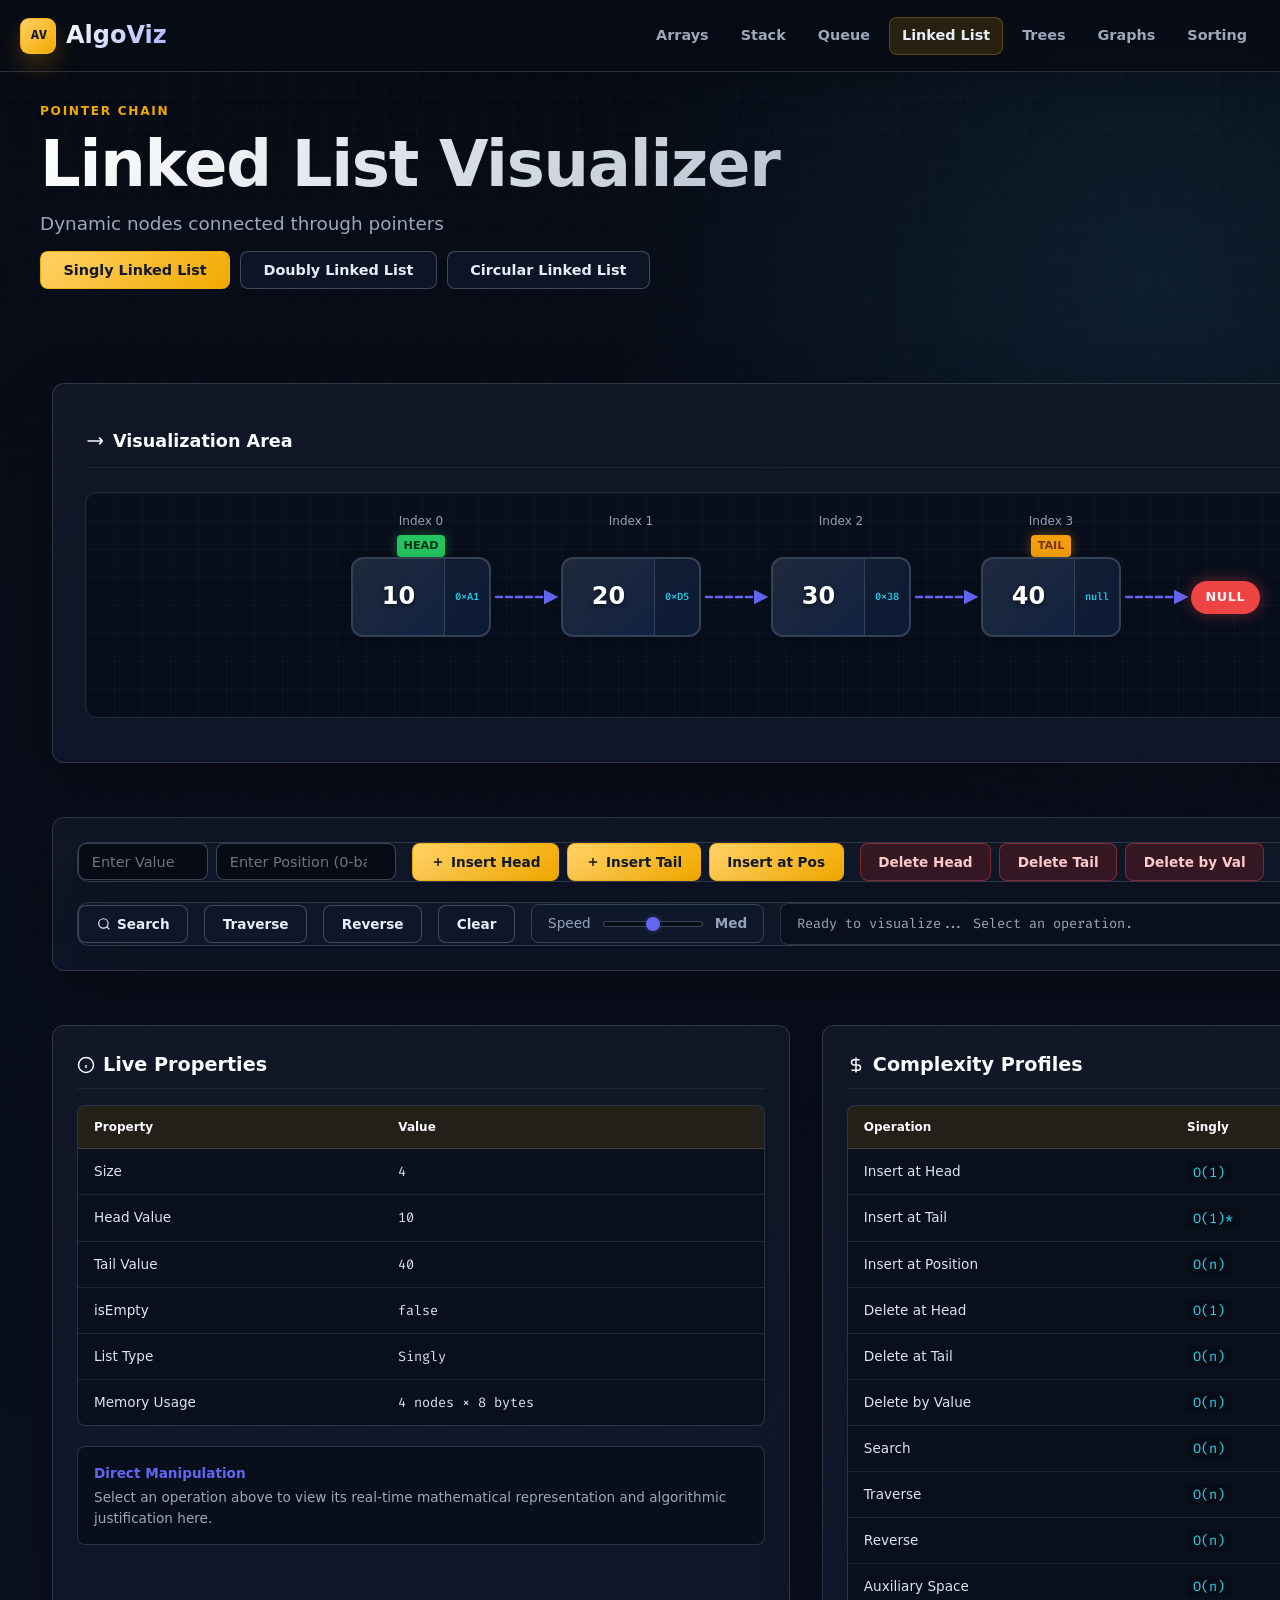
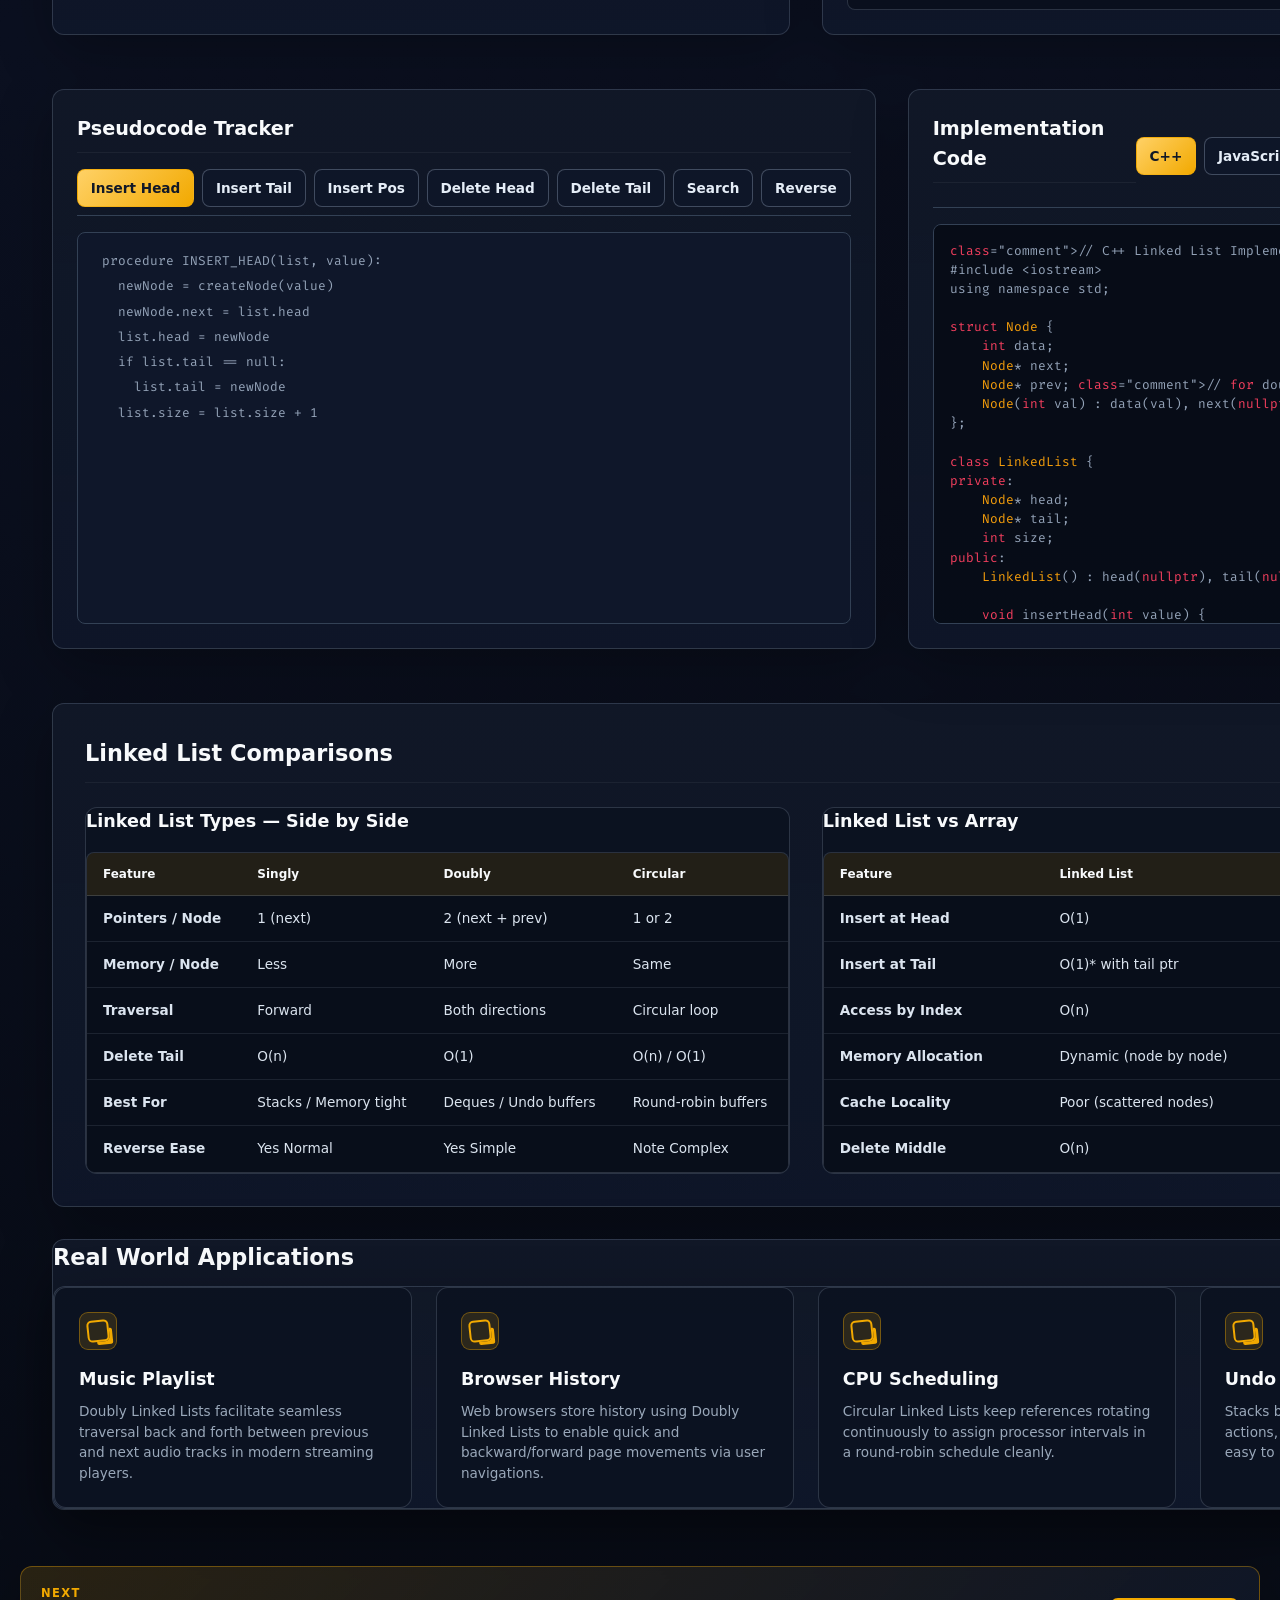
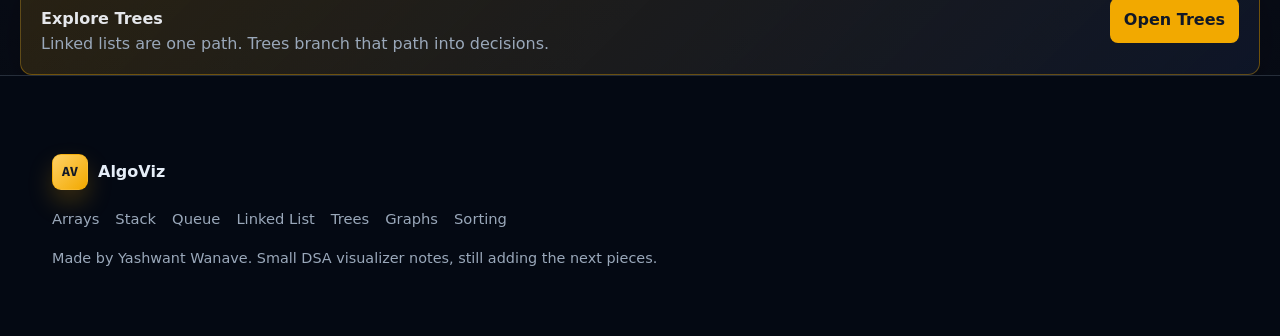
<file: linkedlist.html>
<!DOCTYPE html>
<html lang="en">
<head>
    <meta charset="UTF-8">
    <meta name="viewport" content="width=device-width, initial-scale=1.0">
    <title>Linked List Visualizer | AlgoViz</title>
    <!-- Google Fonts -->
    <link rel="preconnect" href="https://fonts.googleapis.com">
    <link rel="preconnect" href="https://fonts.gstatic.com" crossorigin>
    <link href="https://fonts.googleapis.com/css2?family=Fira+Code:wght@400;500;600&family=Poppins:wght@300;400;500;600;700&display=swap" rel="stylesheet">
    
    <style>
        /* CSS VARIABLES */
        :root {
            --bg-color: #0f172a;
            --bg-card: #1e293b;
            --border-color: #334155;
            --accent-color: #6366f1;
            --secondary-color: #22d3ee;
            --text-color: #e2e8f0;
            --text-muted: #94a3b8;
            --head-color: #22c55e;
            --tail-color: #f59e0b;
            --null-color: #ef4444;
            --success-glow: rgba(34, 197, 94, 0.4);
            --accent-glow: rgba(99, 102, 241, 0.4);
            --danger-glow: rgba(239, 68, 68, 0.4);
            --cyan-glow: rgba(34, 211, 238, 0.4);
            
            --transition-speed: 0.3s;
        }

        /* RESET & BASE */
        * {
            box-sizing: border-box;
            margin: 0;
            padding: 0;
        }

        body {
            background-color: var(--bg-color);
            background-image: radial-gradient(rgba(99, 102, 241, 0.1) 1.5px, transparent 1.5px);
            background-size: 24px 24px;
            font-family: 'Poppins', sans-serif;
            color: var(--text-color);
            min-height: 100vh;
            display: flex;
            flex-direction: column;
            overflow-x: hidden;
        }

        a {
            color: inherit;
            text-decoration: none;
        }

        button, input, select {
            font-family: inherit;
        }

        /* SCROLLBAR */
        ::-webkit-scrollbar {
            width: 8px;
            height: 8px;
        }
        ::-webkit-scrollbar-track {
            background: #0f172a;
        }
        ::-webkit-scrollbar-thumb {
            background: #334155;
            border-radius: 4px;
        }
        ::-webkit-scrollbar-thumb:hover {
            background: var(--accent-color);
        }

        /* NAVBAR */
        .navbar {
            background-color: rgba(15, 23, 42, 0.8);
            backdrop-filter: blur(12px);
            border-bottom: 1px solid var(--border-color);
            padding: 1rem 2rem;
            display: flex;
            justify-content: space-between;
            align-items: center;
            position: sticky;
            top: 0;
            z-index: 100;
        }

        .logo {
            display: flex;
            align-items: center;
            gap: 0.5rem;
            font-size: 1.5rem;
            font-weight: 700;
        }

        .logo-mark {
            background: linear-gradient(135deg, var(--accent-color), var(--secondary-color));
            color: white;
            padding: 0.2rem 0.6rem;
            border-radius: 8px;
            font-size: 1.25rem;
        }

        .logo-text {
            background: linear-gradient(135deg, #fff, #a5b4fc); 
            -webkit-background-clip: text;
            -webkit-text-fill-color: transparent;
        }

        .nav-links {
            display: flex;
            list-style: none;
            gap: 1.5rem;
        }

        .nav-links a {
            font-size: 0.95rem;
            font-weight: 500;
            color: var(--text-muted);
            transition: color var(--transition-speed);
            padding: 0.5rem 0.8rem;
            border-radius: 6px;
        }

        .nav-links a:hover {
            color: var(--text-color);
            background: rgba(255, 255, 255, 0.05);
        }

        .nav-links .active-link {
            color: var(--accent-color);
            background: rgba(99, 102, 241, 0.1);
            border: 1px solid rgba(99, 102, 241, 0.2);
        }

        .hamburger {
            display: none;
            flex-direction: column;
            gap: 4px;
            cursor: pointer;
            border: none;
            background: none;
        }

        .hamburger span {
            display: block;
            width: 24px;
            height: 2px;
            background-color: var(--text-color);
            transition: 0.3s;
        }

        /* PAGE HEADER */
        .page-header {
            text-align: left;
            padding: 54px 0 28px;
            max-width: none;
            margin: 0;
            display: grid;
            gap: 18px;
        }

        .page-header h1 {
            font-size: 2.5rem;
            font-weight: 700;
            margin: 0;
            background: linear-gradient(135deg, #fff, #94a3b8);
            -webkit-background-clip: text;
            -webkit-text-fill-color: transparent;
        }

        .page-header p {
            color: var(--text-muted);
            font-size: 1.1rem;
            margin: 0;
        }

        /* LIST TYPE TOGGLES */
        .type-toggles {
            display: inline-flex;
            flex-wrap: wrap;
            background: transparent;
            border: 0;
            padding: 0;
            border-radius: 0;
            gap: 10px;
        }

        .type-toggle-btn {
            background: none;
            border: 1px solid transparent;
            color: var(--text-muted);
            padding: 0.6rem 1.4rem;
            border-radius: 50px;
            font-weight: 600;
            font-size: 0.9rem;
            cursor: pointer;
            transition: all var(--transition-speed);
        }

        .type-toggle-btn:hover {
            color: var(--text-color);
        }

        .type-toggle-btn.active {
            background-color: var(--accent-color);
            color: white;
            box-shadow: 0 4px 15px rgba(99, 102, 241, 0.4);
        }

        /* MAIN LAYOUT */
        .main-container {
            max-width: 1400px;
            margin: 0 auto;
            padding: 1.5rem 2rem;
            display: grid;
            grid-template-columns: 1fr;
            gap: 2rem;
            width: 100%;
        }

        /* VISUALIZATION PANEL */
        .viz-card {
            background: var(--bg-card);
            border: 1px solid var(--border-color);
            border-radius: 16px;
            padding: 2rem;
            box-shadow: 0 8px 32px rgba(0, 0, 0, 0.2);
            position: relative;
            min-height: 380px;
            display: flex;
            flex-direction: column;
            justify-content: center;
        }

        .viz-header {
            display: flex;
            justify-content: space-between;
            align-items: center;
            margin-bottom: 1.5rem;
            border-bottom: 1px solid rgba(255,255,255,0.05);
            padding-bottom: 0.75rem;
        }

        .viz-title {
            font-size: 1.1rem;
            font-weight: 600;
            color: var(--text-muted);
            display: flex;
            align-items: center;
            gap: 0.5rem;
        }

        .viz-canvas-wrapper {
            width: 100%;
            overflow-x: auto;
            position: relative;
            padding: 4rem 1rem 5rem 1rem;
            display: flex;
            align-items: center;
            justify-content: flex-start;
        }

        .viz-canvas {
            display: flex;
            align-items: center;
            gap: 0px; /* Space managed by arrow width */
            margin: 0 auto; /* Center list if fits, otherwise scrollable */
            position: relative;
        }

        /* POINTER FLOAT CONTAINER */
        .pointer-floats {
            position: absolute;
            bottom: 0;
            left: 0;
            width: 100%;
            height: 40px;
            pointer-events: none;
        }

        .pointer-badge {
            position: absolute;
            bottom: -35px;
            transform: translateX(-50%);
            padding: 0.25rem 0.6rem;
            border-radius: 4px;
            font-size: 0.75rem;
            font-weight: 700;
            font-family: 'Fira Code', monospace;
            background: #0f172a;
            border: 1px solid;
            color: white;
            transition: left 0.4s cubic-bezier(0.25, 1, 0.5, 1);
            box-shadow: 0 4px 10px rgba(0,0,0,0.3);
            display: flex;
            align-items: center;
            gap: 0.25rem;
        }

        .pointer-badge::before {
            content: '';
            position: absolute;
            top: -5px;
            left: 50%;
            transform: translateX(-50%) rotate(45deg);
            width: 8px;
            height: 8px;
            background: #0f172a;
            border-left: 1px solid;
            border-top: 1px solid;
        }

        .pointer-badge.ptr-prev {
            border-color: var(--secondary-color);
            color: var(--secondary-color);
        }
        .pointer-badge.ptr-prev::before { border-color: var(--secondary-color); }
        
        .pointer-badge.ptr-curr {
            border-color: var(--accent-color);
            color: var(--accent-color);
        }
        .pointer-badge.ptr-curr::before { border-color: var(--accent-color); }
        
        .pointer-badge.ptr-next {
            border-color: #e2e8f0;
            color: #e2e8f0;
        }
        .pointer-badge.ptr-next::before { border-color: #e2e8f0; }

        /* CIRCULAR ARROW CONTAINER */
        .circular-svg-overlay {
            position: absolute;
            top: 0;
            left: 0;
            width: 100%;
            height: 100%;
            pointer-events: none;
            z-index: 1;
        }

        /* NODE CONTAINER */
        .node-container {
            display: flex;
            flex-direction: column;
            align-items: center;
            position: relative;
            animation: nodeEnter 0.5s cubic-bezier(0.175, 0.885, 0.32, 1.275) forwards;
            z-index: 2;
        }

        .node-badge-container {
            position: absolute;
            top: -45px;
            display: flex;
            flex-direction: column;
            align-items: center;
            gap: 4px;
            width: 150px;
        }

        .node-index {
            font-size: 0.75rem;
            color: var(--text-muted);
            font-weight: 500;
        }

        .node-ptr-label {
            font-size: 0.7rem;
            font-weight: 700;
            padding: 0.15rem 0.4rem;
            border-radius: 4px;
            text-transform: uppercase;
            box-shadow: 0 0 10px rgba(0,0,0,0.5);
            display: inline-block;
        }

        .label-head {
            background-color: var(--head-color);
            color: #052e16;
            box-shadow: 0 0 12px rgba(34, 197, 94, 0.4);
        }

        .label-tail {
            background-color: var(--tail-color);
            color: #78350f;
            box-shadow: 0 0 12px rgba(245, 158, 11, 0.4);
        }

        /* NODE CARD */
        .node-card {
            width: 140px;
            height: 80px;
            background: linear-gradient(135deg, #1e293b, #0f2044);
            border: 2px solid var(--border-color);
            border-radius: 12px;
            display: flex;
            overflow: hidden;
            box-shadow: 0 4px 15px rgba(0,0,0,0.2);
            transition: all 0.3s cubic-bezier(0.25, 0.8, 0.25, 1);
            position: relative;
            cursor: pointer;
        }

        .node-card:hover {
            transform: translateY(-4px);
            border-color: var(--accent-color);
            box-shadow: 0 8px 25px rgba(99, 102, 241, 0.3);
        }

        .node-card.active-node {
            border-color: var(--accent-color);
            box-shadow: 0 0 20px rgba(99, 102, 241, 0.5);
            animation: pulseActive 1.5s infinite;
        }

        .node-card.found-node {
            border-color: var(--head-color) !important;
            box-shadow: 0 0 25px var(--success-glow) !important;
            transform: scale(1.05) translateY(-4px);
        }

        .node-card.delete-active {
            border-color: var(--null-color) !important;
            box-shadow: 0 0 25px var(--danger-glow) !important;
            animation: shake 0.5s infinite;
        }

        .node-card.trail-node {
            border-color: var(--secondary-color);
            box-shadow: 0 0 12px rgba(34, 211, 238, 0.2);
        }

        /* NODE PARTS */
        .node-data {
            flex: 1;
            display: flex;
            align-items: center;
            justify-content: center;
            font-size: 1.5rem;
            font-weight: 700;
            color: white;
            text-shadow: 0 2px 4px rgba(0,0,0,0.5);
        }

        .node-link {
            width: 45px;
            background: rgba(0,0,0,0.2);
            border-left: 1px solid var(--border-color);
            display: flex;
            flex-direction: column;
            align-items: center;
            justify-content: center;
            font-size: 0.65rem;
            color: var(--secondary-color);
            font-family: 'Fira Code', monospace;
            font-weight: 500;
        }

        .node-prev {
            width: 45px;
            background: rgba(0,0,0,0.2);
            border-right: 1px solid var(--border-color);
            display: flex;
            flex-direction: column;
            align-items: center;
            justify-content: center;
            font-size: 0.65rem;
            color: var(--secondary-color);
            font-family: 'Fira Code', monospace;
            font-weight: 500;
        }

        .node-card.doubly-node {
            width: 170px;
        }

        /* ARROW WRAPPER */
        .arrow-container {
            width: 70px;
            height: 80px;
            display: flex;
            flex-direction: column;
            justify-content: center;
            align-items: center;
            position: relative;
            z-index: 1;
        }

        .arrow-svg {
            width: 100%;
            height: 100%;
            overflow: visible;
        }

        /* SVG Arrow styles */
        .arrow-line {
            fill: none;
            stroke-width: 2.5;
            stroke-linecap: round;
        }

        .arrow-line.forward {
            stroke: var(--accent-color);
            stroke-dasharray: 6 4;
            animation: flowForward 0.6s linear infinite;
        }

        .arrow-line.backward {
            stroke: var(--secondary-color);
            stroke-dasharray: 6 4;
            animation: flowBackward 0.6s linear infinite;
        }

        .arrow-line.reversed {
            stroke: var(--secondary-color) !important;
            stroke-dasharray: 6 4;
            animation: flowBackward 0.6s linear infinite;
        }

        .arrow-head {
            fill: var(--accent-color);
        }

        .arrow-head.backward {
            fill: var(--secondary-color);
        }

        .arrow-head.reversed {
            fill: var(--secondary-color) !important;
        }

        /* NULL PILL */
        .null-pill {
            background-color: var(--null-color);
            color: #fef2f2;
            padding: 0.4rem 0.9rem;
            border-radius: 50px;
            font-weight: 700;
            font-size: 0.8rem;
            box-shadow: 0 0 15px rgba(239, 68, 68, 0.4);
            letter-spacing: 0.05em;
            animation: nodeEnter 0.5s cubic-bezier(0.175, 0.885, 0.32, 1.275) forwards;
            z-index: 2;
        }

        /* EMPTY STATE */
        .empty-state {
            display: flex;
            flex-direction: column;
            align-items: center;
            justify-content: center;
            text-align: center;
            padding: 2rem;
            color: var(--text-muted);
            width: 100%;
        }

        .ghost-node {
            width: 140px;
            height: 80px;
            border: 2px dashed var(--border-color);
            border-radius: 12px;
            margin-bottom: 1rem;
            display: flex;
            align-items: center;
            justify-content: center;
            font-size: 1.5rem;
            font-weight: bold;
            opacity: 0.3;
        }

        .empty-state h3 {
            font-size: 1.25rem;
            font-weight: 600;
            color: var(--text-color);
            margin-bottom: 0.25rem;
        }

        /* TOOLTIP POPUP */
        .node-tooltip {
            position: absolute;
            background: #0f172a;
            border: 1px solid var(--border-color);
            border-radius: 6px;
            padding: 0.5rem 0.75rem;
            font-size: 0.75rem;
            color: var(--text-color);
            pointer-events: none;
            z-index: 1000;
            box-shadow: 0 4px 15px rgba(0,0,0,0.5);
            display: none;
            flex-direction: column;
            gap: 2px;
        }

        .node-tooltip span strong {
            color: var(--secondary-color);
        }

        /* COMPARE POPUP DURING SEARCH */
        .comparison-tooltip {
            position: absolute;
            top: -45px;
            background: var(--accent-color);
            color: white;
            padding: 0.2rem 0.5rem;
            border-radius: 4px;
            font-size: 0.75rem;
            font-weight: 600;
            box-shadow: 0 2px 10px rgba(0,0,0,0.3);
            animation: bounceIn 0.3s forwards;
            pointer-events: none;
        }

        /* CONTROLS PANEL */
        .controls-card {
            background: var(--bg-card);
            border: 1px solid var(--border-color);
            border-radius: 16px;
            padding: 1.5rem;
            box-shadow: 0 8px 32px rgba(0, 0, 0, 0.2);
            display: flex;
            flex-direction: column;
            gap: 1.25rem;
        }

        .control-row {
            display: flex;
            flex-wrap: wrap;
            gap: 1rem;
            align-items: center;
            width: 100%;
        }

        .control-group {
            display: flex;
            align-items: center;
            gap: 0.5rem;
            flex-wrap: wrap;
        }

        .input-box {
            background: #0f172a;
            border: 1px solid var(--border-color);
            border-radius: 8px;
            color: var(--text-color);
            padding: 0.6rem 0.8rem;
            font-size: 0.9rem;
            width: 130px;
            outline: none;
            transition: border-color var(--transition-speed);
        }

        .input-box:focus {
            border-color: var(--accent-color);
        }

        .input-box.pos-input {
            width: 180px;
        }

        /* BUTTONS */
        .btn {
            padding: 0.6rem 1.1rem;
            border-radius: 8px;
            font-weight: 600;
            font-size: 0.85rem;
            cursor: pointer;
            transition: all var(--transition-speed);
            border: none;
            display: inline-flex;
            align-items: center;
            justify-content: center;
            gap: 0.4rem;
        }

        .btn-accent {
            background-color: var(--accent-color);
            color: white;
        }

        .btn-accent:hover:not(:disabled) {
            background-color: #4f46e5;
            box-shadow: 0 0 15px var(--accent-glow);
        }

        .btn-danger {
            background-color: var(--null-color);
            color: white;
        }

        .btn-danger:hover:not(:disabled) {
            background-color: #dc2626;
            box-shadow: 0 0 15px var(--danger-glow);
        }

        .btn-utility {
            background-color: #334155;
            color: var(--text-color);
            border: 1px solid var(--border-color);
        }

        .btn-utility:hover:not(:disabled) {
            background-color: #475569;
            color: white;
        }

        .btn:disabled {
            opacity: 0.4;
            cursor: not-allowed;
        }

        /* SLIDER GROUP */
        .slider-group {
            display: flex;
            align-items: center;
            gap: 0.75rem;
            background: #0f172a;
            padding: 0.5rem 1rem;
            border-radius: 8px;
            border: 1px solid var(--border-color);
            font-size: 0.85rem;
            color: var(--text-muted);
        }

        .slider-labels {
            display: flex;
            gap: 0.5rem;
            font-weight: 600;
        }

        .speed-slider {
            -webkit-appearance: none;
            appearance: none;
            width: 100px;
            height: 6px;
            border-radius: 3px;
            background: var(--border-color);
            outline: none;
        }

        .speed-slider::-webkit-scrollbar {
            display: none;
        }

        .speed-slider::-webkit-slider-thumb {
            -webkit-appearance: none;
            appearance: none;
            width: 14px;
            height: 14px;
            border-radius: 50%;
            background: var(--accent-color);
            cursor: pointer;
            box-shadow: 0 0 5px var(--accent-glow);
            transition: transform 0.1s;
        }

        .speed-slider::-webkit-slider-thumb:hover {
            transform: scale(1.2);
        }

        /* STATUS BOX */
        .status-box {
            flex: 1;
            min-width: 250px;
            background: #0f172a;
            border: 1px solid var(--border-color);
            border-left: 4px solid var(--accent-color);
            padding: 0.6rem 1rem;
            border-radius: 8px;
            font-size: 0.85rem;
            color: var(--text-color);
            display: flex;
            align-items: center;
            min-height: 42px;
            font-family: 'Fira Code', monospace;
        }

        /* TWO COLUMN DETAIL LAYOUT */
        .info-grid {
            display: grid;
            grid-template-columns: 1fr 1fr;
            gap: 2rem;
            width: 100%;
        }

        .info-card {
            background: var(--bg-card);
            border: 1px solid var(--border-color);
            border-radius: 16px;
            padding: 1.5rem;
            box-shadow: 0 8px 32px rgba(0, 0, 0, 0.2);
        }

        .info-card h2 {
            font-size: 1.2rem;
            font-weight: 600;
            margin-bottom: 1rem;
            border-bottom: 1px solid rgba(255,255,255,0.05);
            padding-bottom: 0.5rem;
            color: var(--text-color);
            display: flex;
            align-items: center;
            gap: 0.5rem;
        }

        /* TABLES */
        .properties-table, .complexity-table {
            width: 100%;
            border-collapse: collapse;
            font-size: 0.85rem;
            text-align: left;
        }

        .properties-table th, .properties-table td,
        .complexity-table th, .complexity-table td {
            padding: 0.75rem 1rem;
            border-bottom: 1px solid rgba(255,255,255,0.05);
        }

        .properties-table th, .complexity-table th {
            color: var(--text-muted);
            font-weight: 600;
            text-transform: uppercase;
            font-size: 0.75rem;
            letter-spacing: 0.05em;
        }

        .properties-table td:first-child, .complexity-table td:first-child {
            font-weight: 500;
            color: var(--text-color);
        }

        .properties-table td:last-child {
            font-family: 'Fira Code', monospace;
            color: var(--secondary-color);
        }

        .complexity-table tr.highlighted-op {
            background: rgba(99, 102, 241, 0.15);
            border-left: 3px solid var(--accent-color);
            font-weight: 600;
        }

        .complexity-table tr.highlighted-op td {
            color: var(--accent-color);
        }

        .complexity-table td code {
            font-family: 'Fira Code', monospace;
            background: rgba(0,0,0,0.2);
            padding: 0.1rem 0.4rem;
            border-radius: 4px;
            color: var(--secondary-color);
        }

        /* ALGORITHM EXPLANATION */
        .algo-explanation-box {
            margin-top: 1.25rem;
            padding: 1rem;
            background: #0f172a;
            border-radius: 8px;
            border: 1px solid var(--border-color);
            font-size: 0.85rem;
            color: var(--text-muted);
            line-height: 1.5;
        }

        .algo-explanation-box strong {
            color: var(--accent-color);
            display: block;
            margin-bottom: 0.25rem;
        }

        /* CODE & PSEUDOCODE CONTAINER */
        .code-grid {
            display: grid;
            grid-template-columns: 4.5fr 5.5fr;
            gap: 2rem;
            width: 100%;
        }

        /* PSEUDOCODE PANEL */
        .pseudocode-card {
            display: flex;
            flex-direction: column;
        }

        .panel-tabs {
            display: flex;
            gap: 0.5rem;
            margin-bottom: 1rem;
            overflow-x: auto;
            border-bottom: 1px solid var(--border-color);
            padding-bottom: 0.5rem;
        }

        .panel-tab-btn {
            background: none;
            border: none;
            color: var(--text-muted);
            padding: 0.4rem 0.8rem;
            font-weight: 600;
            font-size: 0.85rem;
            cursor: pointer;
            border-radius: 6px;
            transition: all var(--transition-speed);
            white-space: nowrap;
        }

        .panel-tab-btn:hover {
            color: var(--text-color);
            background: rgba(255,255,255,0.05);
        }

        .panel-tab-btn.active {
            color: var(--accent-color);
            background: rgba(99, 102, 241, 0.1);
        }

        .pseudocode-display {
            background: #0f172a;
            border: 1px solid var(--border-color);
            border-radius: 8px;
            padding: 1rem;
            font-family: 'Fira Code', monospace;
            font-size: 0.8rem;
            line-height: 1.6;
            overflow-x: auto;
            flex: 1;
            display: flex;
            flex-direction: column;
            color: var(--text-muted);
        }

        .pseudo-line {
            display: block;
            padding: 0.15rem 0.5rem;
            border-radius: 4px;
            transition: all 0.15s;
            white-space: pre;
        }

        .pseudo-line.highlight {
            background: rgba(99, 102, 241, 0.35);
            color: white;
            box-shadow: 0 0 10px rgba(99, 102, 241, 0.2);
            border-left: 3px solid var(--accent-color);
            padding-left: calc(0.5rem - 3px);
        }

        /* CODE VIEWER CARD */
        .code-viewer-card {
            position: relative;
        }

        .code-header-row {
            display: flex;
            justify-content: space-between;
            align-items: center;
            margin-bottom: 1rem;
            border-bottom: 1px solid var(--border-color);
            padding-bottom: 0.5rem;
        }

        .code-viewer-body {
            background: #0f172a;
            border: 1px solid var(--border-color);
            border-radius: 8px;
            padding: 1rem;
            position: relative;
            flex: 1;
            display: flex;
            flex-direction: column;
            max-height: 400px;
            overflow-y: auto;
        }

        .code-pre {
            font-family: 'Fira Code', monospace;
            font-size: 0.8rem;
            line-height: 1.5;
            color: #94a3b8;
            margin: 0;
            tab-size: 4;
        }

        .keyword { color: #f43f5e; }
        .type { color: #22d3ee; }
        .class-name { color: #f59e0b; }
        .function { color: #3b82f6; }
        .number { color: #ec4899; }
        .comment { color: #64748b; font-style: italic; }
        .string { color: #10b981; }

        /* COMPARISON PANEL */
        .comparison-section {
            background: var(--bg-card);
            border: 1px solid var(--border-color);
            border-radius: 16px;
            padding: 2rem;
            box-shadow: 0 8px 32px rgba(0, 0, 0, 0.2);
            width: 100%;
        }

        .comparison-section h2 {
            font-size: 1.4rem;
            font-weight: 600;
            margin-bottom: 1.5rem;
            border-bottom: 1px solid rgba(255,255,255,0.05);
            padding-bottom: 0.75rem;
            color: var(--text-color);
        }

        .comparison-grid {
            display: grid;
            grid-template-columns: 1fr 1fr;
            gap: 2rem;
        }

        .comparison-table-wrapper {
            overflow-x: auto;
        }

        .comparison-table {
            width: 100%;
            border-collapse: collapse;
            font-size: 0.85rem;
            text-align: left;
        }

        .comparison-table th, .comparison-table td {
            padding: 0.75rem 1rem;
            border-bottom: 1px solid rgba(255,255,255,0.05);
        }

        .comparison-table th {
            color: var(--text-muted);
            text-transform: uppercase;
            font-size: 0.75rem;
            letter-spacing: 0.05em;
        }

        .comparison-table td:first-child {
            font-weight: 600;
        }

        /* REAL WORLD APPLICATIONS */
        .apps-container {
            display: grid;
            grid-template-columns: repeat(4, 1fr);
            gap: 1.5rem;
            width: 100%;
        }

        .app-card {
            background: var(--bg-card);
            border: 1px solid var(--border-color);
            border-radius: 16px;
            padding: 1.5rem;
            box-shadow: 0 6px 20px rgba(0, 0, 0, 0.15);
            transition: all var(--transition-speed);
            cursor: pointer;
            position: relative;
            overflow: hidden;
        }

        .app-card::before {
            content: '';
            position: absolute;
            top: 0;
            left: 0;
            width: 100%;
            height: 3px;
            background: linear-gradient(90deg, var(--accent-color), var(--secondary-color));
            opacity: 0;
            transition: opacity var(--transition-speed);
        }

        .app-card:hover {
            transform: translateY(-8px);
            box-shadow: 0 12px 30px rgba(99, 102, 241, 0.25);
            border-color: rgba(99, 102, 241, 0.4);
        }

        .app-card:hover::before {
            opacity: 1;
        }

        .app-icon {
            font-size: 2rem;
            margin-bottom: 1rem;
            display: inline-block;
        }

        .app-card h3 {
            font-size: 1.1rem;
            font-weight: 600;
            margin-bottom: 0.5rem;
            color: var(--text-color);
        }

        .app-card p {
            font-size: 0.85rem;
            color: var(--text-muted);
            line-height: 1.5;
        }

        /* FOOTER */
        .footer {
            background-color: #0b0f19;
            border-top: 1px solid var(--border-color);
            padding: 3rem 2rem 2rem 2rem;
            margin-top: auto;
            color: var(--text-muted);
        }

        .footer-content {
            max-width: 1400px;
            margin: 0 auto;
            display: flex;
            justify-content: space-between;
            flex-wrap: wrap;
            gap: 2rem;
            margin-bottom: 2rem;
        }

        .footer-brand {
            max-width: 300px;
        }

        .footer-brand .logo {
            margin-bottom: 0.75rem;
        }

        .footer-brand p {
            font-size: 0.85rem;
            line-height: 1.5;
        }

        .footer-links {
            display: flex;
            gap: 4rem;
        }

        .footer-link-group h4 {
            color: var(--text-color);
            font-size: 0.9rem;
            font-weight: 600;
            margin-bottom: 1rem;
            text-transform: uppercase;
            letter-spacing: 0.05em;
        }

        .footer-link-group ul {
            list-style: none;
            display: flex;
            flex-direction: column;
            gap: 0.5rem;
        }

        .footer-link-group a {
            font-size: 0.85rem;
            transition: color var(--transition-speed);
        }

        .footer-link-group a:hover {
            color: var(--accent-color);
        }

        .footer-bottom {
            max-width: 1400px;
            margin: 0 auto;
            border-top: 1px solid rgba(255,255,255,0.05);
            padding-top: 1.5rem;
            display: flex;
            justify-content: space-between;
            font-size: 0.8rem;
            flex-wrap: wrap;
            gap: 1rem;
        }

        /* KEYFRAMES & ANIMATIONS */
        @keyframes flowForward {
            0% { stroke-dashoffset: 20; }
            100% { stroke-dashoffset: 0; }
        }

        @keyframes flowBackward {
            0% { stroke-dashoffset: 0; }
            100% { stroke-dashoffset: 20; }
        }

        @keyframes nodeEnter {
            0% {
                opacity: 0;
                transform: translateY(-30px) scale(0.8);
            }
            100% {
                opacity: 1;
                transform: translateY(0) scale(1);
            }
        }

        @keyframes pulseActive {
            0% { box-shadow: 0 0 0 0 rgba(99, 102, 241, 0.7); }
            70% { box-shadow: 0 0 0 10px rgba(99, 102, 241, 0); }
            100% { box-shadow: 0 0 0 0 rgba(99, 102, 241, 0); }
        }

        @keyframes shake {
            0%, 100% { transform: translateX(0); }
            10%, 30%, 50%, 70%, 90% { transform: translateX(-4px); }
            20%, 40%, 60%, 80% { transform: translateX(4px); }
        }

        @keyframes bounceIn {
            0% {
                opacity: 0;
                transform: translate(-50%, 10px) scale(0.8);
            }
            50% {
                transform: translate(-50%, -5px) scale(1.05);
            }
            100% {
                opacity: 1;
                transform: translate(-50%, 0) scale(1);
            }
        }

        /* SPACER ELEMENT FOR SLIDE ANIMATION */
        .node-spacer {
            transition: width 0.4s cubic-bezier(0.25, 1, 0.5, 1);
            width: 0;
            height: 80px;
            display: inline-block;
            flex-shrink: 0;
        }

        /* RESPONSIVE DESIGN */
        @media (max-width: 1024px) {
            .info-grid {
                grid-template-columns: 1fr;
            }
            .code-grid {
                grid-template-columns: 1fr;
            }
            .apps-container {
                grid-template-columns: repeat(2, 1fr);
            }
        }

        @media (max-width: 768px) {
            .navbar {
                padding: 1rem;
            }
            .nav-links {
                display: none;
                flex-direction: column;
                position: absolute;
                top: 100%;
                left: 0;
                width: 100%;
                background-color: var(--bg-color);
                border-bottom: 1px solid var(--border-color);
                padding: 1rem;
                gap: 1rem;
            }
            .nav-links.active {
                display: flex;
            }
            .hamburger {
                display: flex;
            }
            .page-header h1 {
                font-size: 2rem;
            }
            .main-container {
                padding: 1rem;
            }
            .control-row {
                flex-direction: column;
                align-items: stretch;
            }
            .control-group {
                flex-direction: column;
                align-items: stretch;
            }
            .input-box {
                width: 100% !important;
            }
            .btn {
                width: 100%;
            }
            .slider-group {
                width: 100%;
                justify-content: space-between;
            }
            .comparison-grid {
                grid-template-columns: 1fr;
            }
            .apps-container {
                grid-template-columns: 1fr;
            }
        }
  

    /* Shared site shell: common nav/footer/closing bits without changing visualizer logic. */
    .eyebrow {
      margin: 0 0 0.45rem;
      color: #f2a900;
      font-size: 0.78rem;
      font-weight: 800;
      letter-spacing: 0.12em;
      text-transform: uppercase;
    }
    .av-shell-footer {
      margin-top: 0;
      border-top: 1px solid rgba(148, 163, 184, 0.22);
      background: rgba(9, 15, 23, 0.94);
      color: rgba(226, 232, 240, 0.78);
    }
    .av-footer-inner {
      width: min(1500px, calc(100% - 32px));
      margin: 0 auto;
      padding: 28px 0 34px;
      display: grid;
      gap: 16px;
    }
    .av-footer-brand {
      display: flex;
      align-items: center;
      gap: 10px;
      color: #f8fafc;
      font-weight: 900;
      text-decoration: none;
    }
    .av-logo-mark {
      width: 34px;
      height: 34px;
      display: inline-grid;
      place-items: center;
      border-radius: 8px;
      color: #111827;
      background: #f2a900;
      font-family: "Fira Code", monospace;
      font-size: 0.82rem;
      box-shadow: 0 10px 24px rgba(242, 169, 0, 0.22);
    }
    .av-footer-links {
      display: flex;
      flex-wrap: wrap;
      gap: 10px 16px;
    }
    .av-footer-links a {
      color: inherit;
      text-decoration: none;
      font-size: 0.92rem;
    }
    .av-footer-links a:hover { color: #f2a900; }
    .av-footer-note {
      margin: 0;
      color: rgba(148, 163, 184, 0.92);
      line-height: 1.6;
      font-size: 0.9rem;
    }
    .av-next-section {
      width: min(1500px, calc(100% - 32px));
      margin: 30px auto 0;
      padding: 18px 20px;
      border: 1px solid rgba(242, 169, 0, 0.34);
      border-radius: 10px;
      background: linear-gradient(135deg, rgba(242, 169, 0, 0.11), rgba(15, 23, 42, 0.68));
      display: flex;
      align-items: center;
      justify-content: space-between;
      gap: 18px;
      color: #e5e7eb;
    }
    .av-next-section p { margin: 0; color: rgba(226, 232, 240, 0.78); }
    .av-next-section a {
      color: #111827;
      background: #f2a900;
      text-decoration: none;
      font-weight: 900;
      border-radius: 8px;
      padding: 10px 14px;
      white-space: nowrap;
    }
    .av-next-kicker {
      display: block;
      color: #f2a900;
      font-size: 0.72rem;
      font-weight: 900;
      letter-spacing: 0.12em;
      text-transform: uppercase;
      margin-bottom: 4px;
    }
    .av-badge-yes, .av-badge-no {
      display: inline-flex;
      align-items: center;
      justify-content: center;
      min-width: 38px;
      padding: 2px 8px;
      border-radius: 999px;
      font-size: 0.72rem;
      font-weight: 900;
    }
    .av-badge-yes { color: #bbf7d0; background: rgba(22, 101, 52, 0.45); }
    .av-badge-no { color: #fecaca; background: rgba(127, 29, 29, 0.45); }
    .app-icon,
    .app-card > span:first-child,
    .pattern-card > span:first-child {
      width: 38px;
      height: 38px;
      display: inline-grid;
      place-items: center;
      border-radius: 10px;
      background: rgba(242, 169, 0, 0.14);
      border: 1px solid rgba(242, 169, 0, 0.36);
      color: #f2a900;
      font-size: 0;
    }
    .app-icon::before,
    .app-card > span:first-child::before,
    .pattern-card > span:first-child::before {
      content: "";
      width: 18px;
      height: 18px;
      border: 2px solid currentColor;
      border-radius: 5px;
      box-shadow: 6px 6px 0 -3px currentColor;
      transform: rotate(-6deg);
    }
    .av-zoom-controls button,
    .control-button,
    .operation-button,
    .btn-op,
    .btn-traverse {
      letter-spacing: 0;
    }
    @media (max-width: 768px) {
      .av-next-section { align-items: flex-start; flex-direction: column; }
      .av-next-section a { white-space: normal; }
    }

    </style>
    <link rel="stylesheet" href="shared-ui.css">
    <style>
      .page-header {
        width: min(1440px, calc(100% - 80px)) !important;
        margin-left: auto !important;
        margin-right: auto !important;
      }

      @media (max-width: 900px) {
        .page-header {
          width: min(100% - 48px, 760px) !important;
        }
      }
    </style>
</head>
<body>

    <!-- NAVBAR -->
    <nav class="navbar">
        <a href="array.html" class="logo" aria-label="AlgoViz home"><span class="logo-mark">AV</span><span class="logo-text">AlgoViz</span></a>
        <button class="hamburger" id="hamburger-menu" aria-label="Toggle Navigation">
            <span></span>
            <span></span>
            <span></span>
        </button>
        <ul class="nav-links" id="nav-links-menu">
            <li><a href="array.html">Arrays</a></li>
            <li><a href="stack.html">Stack</a></li>
            <li><a href="queue.html">Queue</a></li>
            <li><a href="linkedlist.html" class="active-link">Linked List</a></li>
            <li><a href="tree.html">Trees</a></li>
            <li><a href="graph.html">Graphs</a></li>
            <li><a href="sorting.html">Sorting</a></li>
        </ul>
    </nav>

    <!-- PAGE HEADER -->
    <header class="page-header">
        <p class="eyebrow">Pointer chain</p>
      <h1>Linked List Visualizer</h1>
        <p>Dynamic nodes connected through pointers</p>
        <div class="type-toggles">
            <button class="type-toggle-btn active" data-type="singly">Singly Linked List</button>
            <button class="type-toggle-btn" data-type="doubly">Doubly Linked List</button>
            <button class="type-toggle-btn" data-type="circular">Circular Linked List</button>
        </div>
    </header>

    <!-- MAIN CONTAINER -->
    <main class="main-container">
        
        <!-- VISUALIZATION PANEL -->
        <section class="viz-card">
            <div class="viz-header">
                <div class="viz-title">
                    <svg width="20" height="20" viewBox="0 0 24 24" fill="none" stroke="currentColor" stroke-width="2"><path d="M21 12H3m18 0l-4-4m4 4l-4 4"/></svg>
                    Visualization Area
                </div>
            </div>
            
            <div class="viz-canvas-wrapper" id="canvas-wrapper">
                <div class="viz-canvas" id="list-canvas">
                    <!-- Nodes will render dynamically here -->
                </div>
                <!-- Circular arc overlay -->
                <svg class="circular-svg-overlay" id="circular-svg"></svg>
            </div>
        </section>

        <!-- CONTROLS PANEL -->
        <section class="controls-card">
            <!-- ROW 1: Operations -->
            <div class="control-row">
                <div class="control-group">
                    <input type="number" class="input-box" id="val-input" placeholder="Enter Value">
                    <input type="number" class="input-box pos-input" id="pos-input" placeholder="Enter Position (0-based)">
                </div>
                <div class="control-group">
                    <button class="btn btn-accent" id="insert-head-btn">
                        <svg width="14" height="14" viewBox="0 0 24 24" fill="none" stroke="currentColor" stroke-width="2.5"><path d="M12 5v14M5 12h14"/></svg>
                        Insert Head
                    </button>
                    <button class="btn btn-accent" id="insert-tail-btn">
                        <svg width="14" height="14" viewBox="0 0 24 24" fill="none" stroke="currentColor" stroke-width="2.5"><path d="M12 5v14M5 12h14"/></svg>
                        Insert Tail
                    </button>
                    <button class="btn btn-accent" id="insert-pos-btn">Insert at Pos</button>
                </div>
                <div class="control-group">
                    <button class="btn btn-danger" id="delete-head-btn">Delete Head</button>
                    <button class="btn btn-danger" id="delete-tail-btn">Delete Tail</button>
                    <button class="btn btn-danger" id="delete-val-btn">Delete by Val</button>
                </div>
            </div>

            <!-- ROW 2: Utilities -->
            <div class="control-row">
                <button class="btn btn-utility" id="search-btn">
                    <svg width="14" height="14" viewBox="0 0 24 24" fill="none" stroke="currentColor" stroke-width="2"><circle cx="11" cy="11" r="8"/><path d="M21 21l-4.35-4.35"/></svg>
                    Search
                </button>
                <button class="btn btn-utility" id="traverse-btn">Traverse</button>
                <button class="btn btn-utility" id="reverse-btn">Reverse</button>
                <button class="btn btn-utility" id="clear-btn">Clear</button>

                <div class="slider-group">
                    <span>Speed</span>
                    <input type="range" class="speed-slider" id="speed-slider" min="0" max="2" value="1" step="1">
                    <div class="slider-labels">
                        <span id="speed-text">Med</span>
                    </div>
                </div>

                <div class="status-box" id="status-logger">
                    Ready to visualize... Select an operation.
                </div>
            </div>
        </section>

        <!-- INFO PANELS (2 Columns) -->
        <div class="info-grid">
            
            <!-- LEFT PANEL: Real-time Properties & Last performed operation details -->
            <div class="info-card">
                <h2>
                    <svg width="18" height="18" viewBox="0 0 24 24" fill="none" stroke="currentColor" stroke-width="2"><circle cx="12" cy="12" r="10"/><path d="M12 16v-4m0-4h.01"/></svg>
                    Live Properties
                </h2>
                <table class="properties-table">
                    <thead>
                        <tr>
                            <th>Property</th>
                            <th>Value</th>
                        </tr>
                    </thead>
                    <tbody>
                        <tr>
                            <td>Size</td>
                            <td id="prop-size">0</td>
                        </tr>
                        <tr>
                            <td>Head Value</td>
                            <td id="prop-head">null</td>
                        </tr>
                        <tr>
                            <td>Tail Value</td>
                            <td id="prop-tail">null</td>
                        </tr>
                        <tr>
                            <td>isEmpty</td>
                            <td id="prop-empty">true</td>
                        </tr>
                        <tr>
                            <td>List Type</td>
                            <td id="prop-type">Singly</td>
                        </tr>
                        <tr>
                            <td>Memory Usage</td>
                            <td id="prop-mem">0 nodes &times; 8 bytes</td>
                        </tr>
                    </tbody>
                </table>

                <div class="algo-explanation-box" id="algo-explanation">
                    <strong>Direct Manipulation</strong>
                    Select an operation above to view its real-time mathematical representation and algorithmic justification here.
                </div>
            </div>

            <!-- RIGHT PANEL: Time & Space Complexity table -->
            <div class="info-card">
                <h2>
                    <svg width="18" height="18" viewBox="0 0 24 24" fill="none" stroke="currentColor" stroke-width="2"><path d="M12 2v20M17 5H9.5a3.5 3.5 0 0 0 0 7h5a3.5 3.5 0 0 1 0 7H6"/></svg>
                    Complexity Profiles
                </h2>
                <table class="complexity-table" id="complexity-table">
                    <thead>
                        <tr>
                            <th>Operation</th>
                            <th>Singly</th>
                            <th>Doubly</th>
                        </tr>
                    </thead>
                    <tbody>
                        <tr id="row-op-head">
                            <td>Insert at Head</td>
                            <td><code>O(1)</code></td>
                            <td><code>O(1)</code></td>
                        </tr>
                        <tr id="row-op-tail">
                            <td>Insert at Tail</td>
                            <td><code>O(1)*</code></td>
                            <td><code>O(1)</code></td>
                        </tr>
                        <tr id="row-op-pos">
                            <td>Insert at Position</td>
                            <td><code>O(n)</code></td>
                            <td><code>O(n)</code></td>
                        </tr>
                        <tr id="row-op-del-head">
                            <td>Delete at Head</td>
                            <td><code>O(1)</code></td>
                            <td><code>O(1)</code></td>
                        </tr>
                        <tr id="row-op-del-tail">
                            <td>Delete at Tail</td>
                            <td><code>O(n)</code></td>
                            <td><code>O(1)</code></td>
                        </tr>
                        <tr id="row-op-del-val">
                            <td>Delete by Value</td>
                            <td><code>O(n)</code></td>
                            <td><code>O(n)</code></td>
                        </tr>
                        <tr id="row-op-search">
                            <td>Search</td>
                            <td><code>O(n)</code></td>
                            <td><code>O(n)</code></td>
                        </tr>
                        <tr id="row-op-traverse">
                            <td>Traverse</td>
                            <td><code>O(n)</code></td>
                            <td><code>O(n)</code></td>
                        </tr>
                        <tr id="row-op-reverse">
                            <td>Reverse</td>
                            <td><code>O(n)</code></td>
                            <td><code>O(n)</code></td>
                        </tr>
                        <tr>
                            <td>Auxiliary Space</td>
                            <td><code>O(n)</code></td>
                            <td><code>O(n)</code></td>
                        </tr>
                    </tbody>
                </table>
            </div>
        </div>

        <!-- CODE & PSEUDOCODE PANELS -->
        <div class="code-grid">
            
            <!-- PSEUDOCODE TABS -->
            <div class="info-card pseudocode-card">
                <h2>Pseudocode Tracker</h2>
                <div class="panel-tabs" id="pseudo-tabs">
                    <button class="panel-tab-btn active" data-op="insertHead">Insert Head</button>
                    <button class="panel-tab-btn" data-op="insertTail">Insert Tail</button>
                    <button class="panel-tab-btn" data-op="insertPos">Insert Pos</button>
                    <button class="panel-tab-btn" data-op="deleteHead">Delete Head</button>
                    <button class="panel-tab-btn" data-op="deleteTail">Delete Tail</button>
                    <button class="panel-tab-btn" data-op="search">Search</button>
                    <button class="panel-tab-btn" data-op="reverse">Reverse</button>
                </div>
                <div class="pseudocode-display" id="pseudocode-container">
                    <!-- Pseudocode lines render dynamically -->
                </div>
            </div>

            <!-- CODE VIEW PANEL -->
            <div class="info-card code-viewer-card">
                <div class="code-header-row">
                    <h2>Implementation Code</h2>
                    <div style="display: flex; gap: 0.5rem; align-items: center;">
                        <div class="panel-tabs" id="code-tabs" style="border:none; margin:0; padding:0;">
                            <button class="panel-tab-btn active" data-lang="cpp">C++</button>
                            <button class="panel-tab-btn" data-lang="javascript">JavaScript</button>
                            <button class="panel-tab-btn" data-lang="python">Python</button>
                            <button class="panel-tab-btn" data-lang="java">Java</button>
                        </div>
                        <button class="btn btn-utility" id="copy-code-btn" style="padding: 0.35rem 0.75rem; font-size: 0.75rem;">Copy</button>
                    </div>
                </div>
                <div class="code-viewer-body">
                    <pre class="code-pre" id="code-pre-box"></pre>
                </div>
            </div>
        </div>

        <!-- COMPARISON PANEL -->
        <section class="comparison-section">
            <h2>Linked List Comparisons</h2>
            <div class="comparison-grid">
                
                <!-- Singly vs Doubly vs Circular -->
                <div class="comparison-table-wrapper">
                    <h3 style="font-size:1.1rem; font-weight:600; margin-bottom:1rem; color:var(--secondary-color);">Linked List Types — Side by Side</h3>
                    <table class="comparison-table">
                        <thead>
                            <tr>
                                <th>Feature</th>
                                <th>Singly</th>
                                <th>Doubly</th>
                                <th>Circular</th>
                            </tr>
                        </thead>
                        <tbody>
                            <tr>
                                <td>Pointers / Node</td>
                                <td>1 (next)</td>
                                <td>2 (next + prev)</td>
                                <td>1 or 2</td>
                            </tr>
                            <tr>
                                <td>Memory / Node</td>
                                <td>Less</td>
                                <td>More</td>
                                <td>Same</td>
                            </tr>
                            <tr>
                                <td>Traversal</td>
                                <td>Forward</td>
                                <td>Both directions</td>
                                <td>Circular loop</td>
                            </tr>
                            <tr>
                                <td>Delete Tail</td>
                                <td>O(n)</td>
                                <td>O(1)</td>
                                <td>O(n) / O(1)</td>
                            </tr>
                            <tr>
                                <td>Best For</td>
                                <td>Stacks / Memory tight</td>
                                <td>Deques / Undo buffers</td>
                                <td>Round-robin buffers</td>
                            </tr>
                            <tr>
                                <td>Reverse Ease</td>
                                <td>Yes Normal</td>
                                <td>Yes Simple</td>
                                <td>Note Complex</td>
                            </tr>
                        </tbody>
                    </table>
                </div>

                <!-- Linked List vs Array -->
                <div class="comparison-table-wrapper">
                    <h3 style="font-size:1.1rem; font-weight:600; margin-bottom:1rem; color:var(--secondary-color);">Linked List vs Array</h3>
                    <table class="comparison-table">
                        <thead>
                            <tr>
                                <th>Feature</th>
                                <th>Linked List</th>
                                <th>Array</th>
                            </tr>
                        </thead>
                        <tbody>
                            <tr>
                                <td>Insert at Head</td>
                                <td>O(1)</td>
                                <td>O(n)</td>
                            </tr>
                            <tr>
                                <td>Insert at Tail</td>
                                <td>O(1)* with tail ptr</td>
                                <td>O(1) amortized</td>
                            </tr>
                            <tr>
                                <td>Access by Index</td>
                                <td>O(n)</td>
                                <td>O(1)</td>
                            </tr>
                            <tr>
                                <td>Memory Allocation</td>
                                <td>Dynamic (node by node)</td>
                                <td>Fixed size / wasteful</td>
                            </tr>
                            <tr>
                                <td>Cache Locality</td>
                                <td>Poor (scattered nodes)</td>
                                <td>Excellent (contiguous)</td>
                            </tr>
                            <tr>
                                <td>Delete Middle</td>
                                <td>O(n)</td>
                                <td>O(n)</td>
                            </tr>
                        </tbody>
                    </table>
                </div>
            </div>
        </section>

        <!-- REAL WORLD APPLICATIONS -->
        <section class="control-row" style="flex-direction: column; align-items: flex-start; gap: 0.75rem;">
            <h2 style="font-size:1.4rem; font-weight:600; color:var(--text-color);">Real World Applications</h2>
            <div class="apps-container">
                <div class="app-card">
                    <span class="app-icon"></span>
                    <h3>Music Playlist</h3>
                    <p>Doubly Linked Lists facilitate seamless traversal back and forth between previous and next audio tracks in modern streaming players.</p>
                </div>
                <div class="app-card">
                    <span class="app-icon"></span>
                    <h3>Browser History</h3>
                    <p>Web browsers store history using Doubly Linked Lists to enable quick and backward/forward page movements via user navigations.</p>
                </div>
                <div class="app-card">
                    <span class="app-icon"></span>
                    <h3>CPU Scheduling</h3>
                    <p>Circular Linked Lists keep references rotating continuously to assign processor intervals in a round-robin schedule cleanly.</p>
                </div>
                <div class="app-card">
                    <span class="app-icon"></span>
                    <h3>Undo / Redo Buffer</h3>
                    <p>Stacks built on Linked Lists handle edit actions, keeping tracking lightweight and easy to push new snapshots sequentially.</p>
                </div>
            </div>
        </section>

    </main>

    <!-- FOOTER -->
  <section class="av-next-section" aria-label="Next topic">
    <div>
      <span class="av-next-kicker">Next</span>
      <strong>Explore Trees</strong>
      <p>Linked lists are one path. Trees branch that path into decisions.</p>
    </div>
    <a href="tree.html">Open Trees</a>
  </section>

  <footer class="footer av-shell-footer">
    <div class="av-footer-inner">
      <a class="av-footer-brand" href="array.html" aria-label="AlgoViz home">
        <span class="av-logo-mark">AV</span>
        <span>AlgoViz</span>
      </a>
      <nav class="av-footer-links" aria-label="Footer navigation">
        <a href="array.html">Arrays</a>
        <a href="stack.html">Stack</a>
        <a href="queue.html">Queue</a>
        <a href="linkedlist.html">Linked List</a>
        <a href="tree.html">Trees</a>
        <a href="graph.html">Graphs</a>
        <a href="sorting.html">Sorting</a>
      </nav>
      <p class="av-footer-note">Made by Yashwant Wanave. Small DSA visualizer notes, still adding the next pieces.</p>
    </div>
  </footer>

    <!-- TOOLTIP OVERLAYS -->
    <div class="node-tooltip" id="node-tooltip-box"></div>

    <script>
        /* PSEUDOCODE REGISTRY */
        const PSEUDOCODE = {
            insertHead: [
                "procedure INSERT_HEAD(list, value):",
                "  newNode = createNode(value)",
                "  newNode.next = list.head",
                "  list.head = newNode",
                "  if list.tail == null:",
                "    list.tail = newNode",
                "  list.size = list.size + 1"
            ],
            insertTail: [
                "procedure INSERT_TAIL(list, value):",
                "  newNode = createNode(value)",
                "  if list.isEmpty():",
                "    list.head = newNode",
                "    list.tail = newNode",
                "  else:",
                "    list.tail.next = newNode",
                "    list.tail = newNode",
                "  list.size = list.size + 1"
            ],
            insertPos: [
                "procedure INSERT_AT(list, value, pos):",
                "  if pos == 0: INSERT_HEAD(list, value)",
                "  newNode = createNode(value)",
                "  current = list.head",
                "  for i = 0 to pos-2:",
                "    current = current.next",
                "  newNode.next = current.next",
                "  current.next = newNode",
                "  list.size = list.size + 1"
            ],
            deleteHead: [
                "procedure DELETE_HEAD(list):",
                "  if list.isEmpty(): return \"Underflow\"",
                "  value = list.head.data",
                "  list.head = list.head.next",
                "  if list.head == null:",
                "    list.tail = null",
                "  list.size = list.size - 1",
                "  return value"
            ],
            deleteTail: [
                "procedure DELETE_TAIL(list):",
                "  if list.isEmpty(): return \"Underflow\"",
                "  if list.size == 1:",
                "    DELETE_HEAD(list)",
                "    return",
                "  current = list.head",
                "  while current.next.next != null:",
                "    current = current.next",
                "  value = current.next.data",
                "  current.next = null",
                "  list.tail = current",
                "  list.size = list.size - 1",
                "  return value"
            ],
            search: [
                "procedure SEARCH(list, value):",
                "  current = list.head",
                "  position = 0",
                "  while current != null:",
                "    if current.data == value:",
                "      return position",
                "    current = current.next",
                "    position = position + 1",
                "  return \"Not Found\""
            ],
            reverse: [
                "procedure REVERSE(list):",
                "  prev = null",
                "  current = list.head",
                "  list.tail = list.head",
                "  while current != null:",
                "    next = current.next",
                "    current.next = prev",
                "    prev = current",
                "    current = next",
                "  list.head = prev"
            ]
        };

        /* SOURCE CODE ARCHIVE */
        const CODE_ARCHIVE = {
            cpp: `// C++ Linked List Implementation
#include <iostream>
using namespace std;

struct Node {
    int data;
    Node* next;
    Node* prev; // for doubly linked list
    Node(int val) : data(val), next(nullptr), prev(nullptr) {}
};

class LinkedList {
private:
    Node* head;
    Node* tail;
    int size;
public:
    LinkedList() : head(nullptr), tail(nullptr), size(0) {}

    void insertHead(int value) {
        Node* newNode = new Node(value);
        if (head) {
            newNode->next = head;
            head->prev = newNode;
        }
        head = newNode;
        if (!tail) tail = newNode;
        size++;
    }

    void insertTail(int value) {
        Node* newNode = new Node(value);
        if (!head) {
            head = tail = newNode;
        } else {
            tail->next = newNode;
            newNode->prev = tail;
            tail = newNode;
        }
        size++;
    }

    void insertAt(int value, int pos) {
        if (pos == 0) {
            insertHead(value); return;
        }
        Node* newNode = new Node(value);
        Node* curr = head;
        for (int i = 0; i < pos - 1 && curr; i++)
            curr = curr->next;
        if (!curr) return;
        newNode->next = curr->next;
        newNode->prev = curr;
        if (curr->next) curr->next->prev = newNode;
        curr->next = newNode;
        if (!newNode->next) tail = newNode;
        size++;
    }

    int deleteHead() {
        if (!head) throw runtime_error("List is Empty");
        int val = head->data;
        Node* temp = head;
        head = head->next;
        if (head) head->prev = nullptr;
        else tail = nullptr;
        delete temp;
        size--;
        return val;
    }

    int deleteTail() {
        if (!head) throw runtime_error("List is Empty");
        if (head == tail) return deleteHead();
        int val = tail->data;
        Node* temp = tail;
        tail = tail->prev;
        tail->next = nullptr;
        delete temp;
        size--;
        return val;
    }

    int search(int value) {
        Node* curr = head;
        int pos = 0;
        while (curr) {
            if (curr->data == value) return pos;
            curr = curr->next;
            pos++;
        }
        return -1;
    }

    void reverse() {
        Node* curr = head;
        Node* temp = nullptr;
        tail = head;
        while (curr) {
            temp = curr->prev;
            curr->prev = curr->next;
            curr->next = temp;
            curr = curr->prev;
        }
        if (temp) head = temp->prev;
    }
};`,
            javascript: `// JavaScript Linked List Implementation
class Node {
    constructor(data) {
        this.data = data;
        this.next = null;
        this.prev = null;
    }
}

class LinkedList {
    constructor() {
        this.head = null;
        this.tail = null;
        this.size = 0;
    }

    insertHead(value) {
        const newNode = new Node(value);
        if (this.head) {
            newNode.next = this.head;
            this.head.prev = newNode;
        }
        this.head = newNode;
        if (!this.tail) this.tail = newNode;
        this.size++;
    }

    insertTail(value) {
        const newNode = new Node(value);
        if (!this.head) {
            this.head = this.tail = newNode;
        } else {
            this.tail.next = newNode;
            newNode.prev = this.tail;
            this.tail = newNode;
        }
        this.size++;
    }

    insertAt(value, pos) {
        if (pos === 0) {
            this.insertHead(value); return;
        }
        const newNode = new Node(value);
        let curr = this.head;
        for (let i = 0; i < pos - 1 && curr; i++) {
            curr = curr.next;
        }
        if (!curr) return;
        newNode.next = curr.next;
        newNode.prev = curr;
        if (curr.next) curr.next.prev = newNode;
        curr.next = newNode;
        if (!newNode.next) this.tail = newNode;
        this.size++;
    }

    deleteHead() {
        if (!this.head) throw new Error("List is Empty");
        const val = this.head.data;
        this.head = this.head.next;
        if (this.head) this.head.prev = null;
        else this.tail = null;
        this.size--;
        return val;
    }

    deleteTail() {
        if (!this.head) throw new Error("List is Empty");
        if (this.head === this.tail) return this.deleteHead();
        const val = this.tail.data;
        this.tail = this.tail.prev;
        this.tail.next = null;
        this.size--;
        return val;
    }

    search(value) {
        let curr = this.head;
        let pos = 0;
        while (curr) {
            if (curr.data === value) return pos;
            curr = curr.next;
            pos++;
        }
        return -1;
    }

    reverse() {
        let curr = this.head;
        let temp = null;
        this.tail = this.head;
        while (curr) {
            temp = curr.prev;
            curr.prev = curr.next;
            curr.next = temp;
            curr = curr.prev;
        }
        if (temp) this.head = temp.prev;
    }
}`,
            python: `# Python Linked List Implementation
class Node:
    def __init__(self, data):
        self.data = data
        self.next = None
        self.prev = None

class LinkedList:
    def __init__(self):
        self.head = None
        self.tail = None
        self.size = 0

    def insert_head(self, value):
        new_node = Node(value)
        if self.head:
            new_node.next = self.head
            self.head.prev = new_node
        self.head = new_node
        if not self.tail:
            self.tail = new_node
        self.size += 1

    def insert_tail(self, value):
        new_node = Node(value)
        if not self.head:
            self.head = self.tail = new_node
        else:
            self.tail.next = new_node
            new_node.prev = self.tail
            self.tail = new_node
        self.size += 1

    def insert_at(self, value, pos):
        if pos == 0:
            self.insert_head(value)
            return
        new_node = Node(value)
        curr = self.head
        for _ in range(pos - 1):
            if not curr: break
            curr = curr.next
        if not curr: return
        new_node.next = curr.next
        new_node.prev = curr
        if curr.next:
            curr.next.prev = new_node
        curr.next = new_node
        if not new_node.next:
            self.tail = new_node
        self.size += 1

    def delete_head(self):
        if not self.head: raise Exception("List is Empty")
        val = self.head.data
        self.head = self.head.next
        if self.head:
            self.head.prev = None
        else:
            self.tail = None
        self.size -= 1
        return val

    def delete_tail(self):
        if not self.head: raise Exception("List is Empty")
        if self.head == self.tail:
            return self.delete_head()
        val = self.tail.data
        self.tail = self.tail.prev
        self.tail.next = None
        self.size -= 1
        return val

    def search(self, value):
        curr = self.head
        pos = 0
        while curr:
            if curr.data == value:
                return pos
            curr = curr.next
            pos += 1
        return -1

    def reverse(self):
        curr = self.head
        temp = None
        self.tail = self.head
        while curr:
            temp = curr.prev
            curr.prev = curr.next;
            curr.next = temp;
            curr = curr.prev
        if temp:
            self.head = temp.prev`,
            java: `// Java Linked List Implementation
public class LinkedList {
    static class Node {
        int data;
        Node next;
        Node prev;
        Node(int val) { this.data = val; }
    }

    private Node head;
    private Node tail;
    private int size;

    public void insertHead(int value) {
        Node newNode = new Node(value);
        if (head != null) {
            newNode.next = head;
            head.prev = newNode;
        }
        head = newNode;
        if (tail == null) tail = newNode;
        size++;
    }

    public void insertTail(int value) {
        Node newNode = new Node(value);
        if (head == null) {
            head = tail = newNode;
        } else {
            tail.next = newNode;
            newNode.prev = tail;
            tail = newNode;
        }
        size++;
    }

    public void insertAt(int value, int pos) {
        if (pos == 0) {
            insertHead(value); return;
        }
        Node newNode = new Node(value);
        Node curr = head;
        for (int i = 0; i < pos - 1 && curr != null; i++) {
            curr = curr.next;
        }
        if (curr == null) return;
        newNode.next = curr.next;
        newNode.prev = curr;
        if (curr.next != null) curr.next.prev = newNode;
        curr.next = newNode;
        if (newNode.next == null) tail = newNode;
        size++;
    }

    public int deleteHead() {
        if (head == null) throw new RuntimeException("List is Empty");
        int val = head.data;
        head = head.next;
        if (head != null) head.prev = null;
        else tail = null;
        size--;
        return val;
    }

    public int deleteTail() {
        if (head == null) throw new RuntimeException("List is Empty");
        if (head == tail) return deleteHead();
        int val = tail.data;
        tail = tail.prev;
        tail.next = null;
        size--;
        return val;
    }

    public int search(int value) {
        Node curr = head;
        int pos = 0;
        while (curr != null) {
            if (curr.data == value) return pos;
            curr = curr.next;
            pos++;
        }
        return -1;
    }

    public void reverse() {
        Node curr = head;
        Node temp = null;
        tail = head;
        while (curr != null) {
            temp = curr.prev;
            curr.prev = curr.next;
            curr.next = temp;
            curr = curr.prev;
        }
        if (temp != null) head = temp.prev;
    }
}`
        };

        /* CORE DATA STRUCTURES */
        class ListNode {
            constructor(data) {
                this.data = data;
                this.next = null;
                this.prev = null;
                this.id = 'node-' + Math.random().toString(36).substr(2, 9);
                this.address = '0x' + Math.floor(Math.random()*256).toString(16).toUpperCase().padStart(2, '0');
            }
        }

        class LinkedList {
            constructor() {
                this.head = null;
                this.tail = null;
                this.size = 0;
            }

            insertHead(val) {
                const node = new ListNode(val);
                if (!this.head) {
                    this.head = this.tail = node;
                } else {
                    node.next = this.head;
                    this.head.prev = node;
                    this.head = node;
                }
                this.size++;
                return node;
            }

            insertTail(val) {
                const node = new ListNode(val);
                if (!this.head) {
                    this.head = this.tail = node;
                } else {
                    this.tail.next = node;
                    node.prev = this.tail;
                    this.tail = node;
                }
                this.size++;
                return node;
            }

            insertAt(val, pos) {
                if (pos <= 0) return this.insertHead(val);
                if (pos >= this.size) return this.insertTail(val);

                const node = new ListNode(val);
                let curr = this.head;
                for (let i = 0; i < pos - 1; i++) {
                    curr = curr.next;
                }
                node.next = curr.next;
                node.prev = curr;
                if (curr.next) {
                    curr.next.prev = node;
                }
                curr.next = node;
                this.size++;
                return node;
            }

            deleteHead() {
                if (!this.head) return null;
                const removed = this.head;
                this.head = this.head.next;
                if (this.head) {
                    this.head.prev = null;
                } else {
                    this.tail = null;
                }
                this.size--;
                return removed;
            }

            deleteTail() {
                if (!this.head) return null;
                if (this.head === this.tail) return this.deleteHead();

                const removed = this.tail;
                this.tail = this.tail.prev;
                this.tail.next = null;
                this.size--;
                return removed;
            }

            deleteAt(pos) {
                if (pos <= 0) return this.deleteHead();
                if (pos >= this.size - 1) return this.deleteTail();

                let curr = this.head;
                for (let i = 0; i < pos; i++) {
                    curr = curr.next;
                }
                const removed = curr;
                if (curr.prev) curr.prev.next = curr.next;
                if (curr.next) curr.next.prev = curr.prev;
                this.size--;
                return removed;
            }

            toArray() {
                const arr = [];
                let curr = this.head;
                while (curr) {
                    arr.push(curr);
                    curr = curr.next;
                }
                return arr;
            }

            clear() {
                this.head = null;
                this.tail = null;
                this.size = 0;
            }
        }

        /* STATE MANAGEMENT */
        let listType = 'singly'; // 'singly', 'doubly', 'circular'
        let list = new LinkedList();
        let isAnimating = false;
        let currentStepDelay = 400; // ms per step

        // Elements
        const canvas = document.getElementById('list-canvas');
        const canvasWrapper = document.getElementById('canvas-wrapper');
        const circularSvg = document.getElementById('circular-svg');
        const valInput = document.getElementById('val-input');
        const posInput = document.getElementById('pos-input');
        const statusLogger = document.getElementById('status-logger');
        const speedSlider = document.getElementById('speed-slider');
        const speedText = document.getElementById('speed-text');
        
        // Buttons
        const btns = {
            insertHead: document.getElementById('insert-head-btn'),
            insertTail: document.getElementById('insert-tail-btn'),
            insertPos: document.getElementById('insert-pos-btn'),
            deleteHead: document.getElementById('delete-head-btn'),
            deleteTail: document.getElementById('delete-tail-btn'),
            deleteVal: document.getElementById('delete-val-btn'),
            search: document.getElementById('search-btn'),
            traverse: document.getElementById('traverse-btn'),
            reverse: document.getElementById('reverse-btn'),
            clear: document.getElementById('clear-btn')
        };

        // Properties elements
        const props = {
            size: document.getElementById('prop-size'),
            head: document.getElementById('prop-head'),
            tail: document.getElementById('prop-tail'),
            empty: document.getElementById('prop-empty'),
            type: document.getElementById('prop-type'),
            mem: document.getElementById('prop-mem')
        };

        // UI Tabs & displays
        const pseudoTabs = document.getElementById('pseudo-tabs');
        const pseudocodeContainer = document.getElementById('pseudocode-container');
        const codeTabs = document.getElementById('code-tabs');
        const codePreBox = document.getElementById('code-pre-box');
        const copyCodeBtn = document.getElementById('copy-code-btn');
        const algoExplanation = document.getElementById('algo-explanation');

        /* ANIMATION UTILITIES */
        const sleep = ms => new Promise(resolve => setTimeout(resolve, ms));

        function setLock(lock) {
            isAnimating = lock;
            Object.values(btns).forEach(btn => btn.disabled = lock);
            document.querySelectorAll('.type-toggle-btn').forEach(btn => btn.disabled = lock);
            valInput.disabled = lock;
            posInput.disabled = lock;
        }

        function logStatus(message, type = 'info') {
            let prefix = '⚙ ';
            if (type === 'success') prefix = 'Yes ';
            if (type === 'error') prefix = 'No ';
            if (type === 'warning') prefix = 'Note ';
            if (type === 'search') prefix = ' ';
            if (type === 'reverse') prefix = ' ';
            statusLogger.innerHTML = `<span style="color: var(--secondary-color);">${prefix}</span> ${message}`;
        }

        /* RENDERING ENGINE */
        function renderList() {
            canvas.innerHTML = '';
            const nodes = list.toArray();

            if (nodes.length === 0) {
                canvas.innerHTML = `
                    <div class="empty-state">
                        <div class="ghost-node">NULL</div>
                        <h3>List is Empty</h3>
                        <p>Add your first node using the controls below to begin.</p>
                    </div>
                `;
                // Clear circular SVG lines
                circularSvg.innerHTML = '';
                updateProperties();
                return;
            }

            nodes.forEach((node, index) => {
                const nodeContainer = document.createElement('div');
                nodeContainer.className = 'node-container';
                nodeContainer.id = `container-${node.id}`;

                // Index Badge + Head/Tail Indicator
                let badgeHTML = `<span class="node-index">Index ${index}</span>`;
                if (index === 0) {
                    badgeHTML += `<span class="node-ptr-label label-head">HEAD</span>`;
                }
                if (index === nodes.length - 1) {
                    badgeHTML += `<span class="node-ptr-label label-tail">TAIL</span>`;
                }

                // Node Inner Layout
                let cardClass = 'node-card';
                let innerHTML = '';

                if (listType === 'doubly') {
                    cardClass += ' doubly-node';
                    const prevAddr = node.prev ? node.prev.address : 'null';
                    const nextAddr = node.next ? node.next.address : 'null';
                    innerHTML = `
                        <div class="node-prev">${prevAddr}</div>
                        <div class="node-data">${node.data}</div>
                        <div class="node-link">${nextAddr}</div>
                    `;
                } else {
                    let nextAddr = 'null';
                    if (listType === 'circular' && index === nodes.length - 1) {
                        nextAddr = nodes[0].address;
                    } else if (node.next) {
                        nextAddr = node.next.address;
                    }
                    innerHTML = `
                        <div class="node-data">${node.data}</div>
                        <div class="node-link">${nextAddr}</div>
                    `;
                }

                nodeContainer.innerHTML = `
                    <div class="node-badge-container">${badgeHTML}</div>
                    <div class="${cardClass}" id="${node.id}" 
                         onmouseenter="showNodeTooltip(event, '${node.id}', '${node.address}', '${node.data}', ${index})" 
                         onmouseleave="hideNodeTooltip()">
                        ${innerHTML}
                    </div>
                `;

                canvas.appendChild(nodeContainer);

                // Add arrow (if not last node)
                if (index < nodes.length - 1) {
                    const arrowContainer = document.createElement('div');
                    arrowContainer.className = 'arrow-container';
                    arrowContainer.id = `arrow-wrapper-${node.id}`;

                    let arrowSvgHTML = '';
                    if (listType === 'doubly') {
                        arrowSvgHTML = `
                            <svg class="arrow-svg" viewBox="0 0 70 80">
                                <defs>
                                    <marker id="arrow-r" markerWidth="6" markerHeight="6" refX="5" refY="3" orient="auto">
                                        <polygon points="0 0, 6 3, 0 6" class="arrow-head"></polygon>
                                    </marker>
                                    <marker id="arrow-l" markerWidth="6" markerHeight="6" refX="5" refY="3" orient="auto">
                                        <polygon points="0 0, 6 3, 0 6" class="arrow-head backward"></polygon>
                                    </marker>
                                </defs>
                                <path d="M 5,28 L 65,28" class="arrow-line forward" marker-end="url(#arrow-r)"></path>
                                <path d="M 65,52 L 5,52" class="arrow-line backward" marker-end="url(#arrow-l)"></path>
                            </svg>
                        `;
                    } else {
                        arrowSvgHTML = `
                            <svg class="arrow-svg" viewBox="0 0 70 80">
                                <defs>
                                    <marker id="arrow-r-single" markerWidth="6" markerHeight="6" refX="5" refY="3" orient="auto">
                                        <polygon points="0 0, 6 3, 0 6" class="arrow-head"></polygon>
                                    </marker>
                                </defs>
                                <path d="M 5,40 L 65,40" class="arrow-line forward" marker-end="url(#arrow-r-single)"></path>
                            </svg>
                        `;
                    }

                    arrowContainer.innerHTML = arrowSvgHTML;
                    canvas.appendChild(arrowContainer);
                }
            });

            // Append NULL badge if not circular
            if (listType !== 'circular') {
                const nullArrow = document.createElement('div');
                nullArrow.className = 'arrow-container';
                nullArrow.id = 'arrow-to-null';
                nullArrow.innerHTML = `
                    <svg class="arrow-svg" viewBox="0 0 70 80">
                        <defs>
                            <marker id="arrow-r-null" markerWidth="6" markerHeight="6" refX="5" refY="3" orient="auto">
                                <polygon points="0 0, 6 3, 0 6" class="arrow-head"></polygon>
                            </marker>
                        </defs>
                        <path d="M 5,40 L 65,40" class="arrow-line forward" marker-end="url(#arrow-r-null)"></path>
                    </svg>
                `;
                canvas.appendChild(nullArrow);

                const nullBox = document.createElement('div');
                nullBox.className = 'null-pill';
                nullBox.innerText = 'NULL';
                canvas.appendChild(nullBox);
            }

            updateProperties();
            setTimeout(drawCircularArc, 100);
        }

        /* TOOLTIP LOGIC */
        function showNodeTooltip(e, id, addr, val, idx) {
            const tooltip = document.getElementById('node-tooltip-box');
            let typeName = listType.charAt(0).toUpperCase() + listType.slice(1);
            let prevNode = list.toArray()[idx].prev;
            let nextNode = list.toArray()[idx].next;

            let prevText = prevNode ? prevNode.address : 'NULL';
            let nextText = nextNode ? nextNode.address : 'NULL';
            if (listType === 'circular' && idx === list.size - 1 && list.size > 0) {
                nextText = list.toArray()[0].address;
            }

            tooltip.innerHTML = `
                <span><strong>Node ID:</strong> ${id}</span>
                <span><strong>Index:</strong> ${idx}</span>
                <span><strong>Value:</strong> ${val}</span>
                <span><strong>Sim. Address:</strong> ${addr}</span>
                <span><strong>Next:</strong> ${nextText}</span>
                ${listType === 'doubly' ? `<span><strong>Prev:</strong> ${prevText}</span>` : ''}
            `;
            tooltip.style.display = 'flex';
            
            const rect = e.target.getBoundingClientRect();
            tooltip.style.left = `${rect.left + window.scrollX + (rect.width/2)}px`;
            tooltip.style.top = `${rect.top + window.scrollY - 110}px`;
        }

        function hideNodeTooltip() {
            document.getElementById('node-tooltip-box').style.display = 'none';
        }

        /* PROPERTIES WRITER */
        function updateProperties() {
            props.size.innerText = list.size;
            props.head.innerText = list.head ? list.head.data : 'null';
            props.tail.innerText = list.tail ? list.tail.data : 'null';
            props.empty.innerText = list.size === 0 ? 'true' : 'false';
            props.type.innerText = listType.charAt(0).toUpperCase() + listType.slice(1);
            props.mem.innerText = `${list.size} nodes × ${listType === 'doubly' ? 12 : 8} bytes`;
        }

        /* DYNAMIC CIRCULAR ARC DRAWING */
        function drawCircularArc() {
            circularSvg.innerHTML = '';
            if (listType !== 'circular' || list.size === 0) return;

            const nodes = list.toArray();
            const headCard = document.getElementById(nodes[0].id);
            const tailCard = document.getElementById(nodes[nodes.length - 1].id);
            
            if (!headCard || !tailCard) return;

            const wrapperRect = canvasWrapper.getBoundingClientRect();
            const headRect = headCard.getBoundingClientRect();
            const tailRect = tailCard.getBoundingClientRect();

            // Calculate coordinates relative to canvas-wrapper
            const headX = headRect.left - wrapperRect.left + (headRect.width / 2) + canvasWrapper.scrollLeft;
            const headY = headRect.top - wrapperRect.top + headRect.height;
            const tailX = tailRect.left - wrapperRect.left + (tailRect.width / 2) + canvasWrapper.scrollLeft;
            const tailY = tailRect.top - wrapperRect.top + tailRect.height;

            const dropHeight = 65; // vertical offset below elements
            
            const pathData = `
                M ${tailX} ${tailY} 
                C ${tailX} ${tailY + dropHeight}, 
                  ${headX} ${headY + dropHeight}, 
                  ${headX} ${headY}
            `;

            circularSvg.innerHTML = `
                <defs>
                    <marker id="arc-arrow" markerWidth="6" markerHeight="6" refX="1" refY="3" orient="auto-start-reverse">
                        <polygon points="6 0, 0 3, 6 6" style="fill: var(--accent-color);"></polygon>
                    </marker>
                </defs>
                <path d="${pathData}" 
                      fill="none" 
                      stroke="var(--accent-color)" 
                      stroke-width="2.5" 
                      stroke-dasharray="6 4"
                      style="animation: flowBackward 0.6s linear infinite;"
                      marker-end="url(#arc-arrow)">
                </path>
                <text x="${(headX + tailX)/2}" y="${headY + dropHeight - 12}" 
                      fill="var(--accent-color)" 
                      font-size="12" 
                      font-weight="600" 
                      text-anchor="middle">
                    ↩ Circular Link (last.next → head)
                </text>
            `;
        }

        // Redraw arc on resize or scroll
        window.addEventListener('resize', drawCircularArc);
        canvasWrapper.addEventListener('scroll', drawCircularArc);

        /* PSEUDOCODE WRITER */
        function renderPseudocode(op) {
            pseudocodeContainer.innerHTML = '';
            const lines = PSEUDOCODE[op] || [];
            lines.forEach((line, index) => {
                const div = document.createElement('div');
                div.className = 'pseudo-line';
                div.id = `pseudo-line-${index}`;
                div.innerText = line;
                pseudocodeContainer.appendChild(div);
            });
        }

        function highlightPseudoLine(lineIndex) {
            document.querySelectorAll('.pseudo-line').forEach(line => line.classList.remove('highlight'));
            const targetLine = document.getElementById(`pseudo-line-${lineIndex}`);
            if (targetLine) {
                targetLine.classList.add('highlight');
                targetLine.scrollIntoView({ block: 'nearest', behavior: 'smooth' });
            }
        }

        /* TIME COMPLEXITY HIGHLIGHTER */
        function highlightComplexityRow(opId) {
            document.querySelectorAll('#complexity-table tr').forEach(row => row.classList.remove('highlighted-op'));
            const targetRow = document.getElementById(opId);
            if (targetRow) {
                targetRow.classList.add('highlighted-op');
            }
        }

        /* MULTI-LANGUAGE CODE LOADER */
        let activeLang = 'cpp';
        function renderCodeBlock(lang) {
            const code = CODE_ARCHIVE[lang] || '';
            
            // Format code with colors
            let highlighted = code
                .replace(/&/g, '&amp;')
                .replace(/</g, '&lt;')
                .replace(/>/g, '&gt;')
                .replace(/(".*?"|'.*?')/g, '<span class="string">$1</span>')
                .replace(/(\/\/.*)/g, '<span class="comment">$1</span>')
                .replace(/\b(class|struct|private|public|typename|int|void|bool|new|delete|class|const|let|def|class|private|public|return|while|for|if|else|throw|runtime_error|Exception|nullptr|null|true|false)\b/g, '<span class="keyword">$1</span>')
                .replace(/\b(Node|SinglyLinkedList|LinkedList|Node\*|Node\*\*|Node&)\b/g, '<span class="class-name">$1</span>')
                .replace(/([0-9]+)/g, '<span class="number">$1</span>');

            codePreBox.innerHTML = highlighted;
        }

        /* INTERACTION & EXPLANATION DETAILS */
        const EXPLANATIONS = {
            insertHead: {
                title: "Insert at Head",
                desc: "Insert at Head completes in O(1) time. By adjusting the newNode.next pointer directly to the current head, pointer manipulation takes place instantly without traversal requirements."
            },
            insertTail: {
                title: "Insert at Tail",
                desc: "Insert at Tail runs in O(1) time here because AlgoViz stores an explicit pointer to the tail node. In standard singly linked lists without a tail reference, tail insertion degrades to O(n) due to linear traversal requirements."
            },
            insertPos: {
                title: "Insert at Position",
                desc: "Insert at Position executes in O(n) average time complexity. The animator must step through elements node by node to locate the predecessor node (index - 1) before splicing in the new reference."
            },
            deleteHead: {
                title: "Delete from Head",
                desc: "Delete from Head is O(1). We move the list.head reference to the next node and deallocate the former head node. Direct pointer indexing skips all lookups."
            },
            deleteTail: {
                title: "Delete from Tail",
                desc: "Delete from Tail is O(n) for Singly Lists (since we must traverse from head to find the second-to-last node to update its next pointer to NULL), but O(1) for Doubly Lists (as we use tail.prev directly)."
            },
            deleteVal: {
                title: "Delete by Value",
                desc: "Delete by Value matches search complexity at O(n). We run a sequential scan across list references, updating the preceding node's next field once the targeted node is found."
            },
            search: {
                title: "Sequential Search",
                desc: "Search completes in O(n) time. Since node memory is allocated non-contiguously in memory, we cannot perform binary searches. We carry out linear scans checking values sequentially."
            },
            traverse: {
                title: "Traversal",
                desc: "Traversing the entire list is a linear O(n) operation. We inspect every node sequentially to execute action handlers (e.g. rendering elements, mapping values)."
            },
            reverse: {
                title: "Reversal",
                desc: "Reversal takes O(n) time. By looping through the list, we flip the links of each node sequentially using three pointer references (prev, current, next) without allocating auxiliary space."
            }
        };

        function setExplanation(op) {
            const exp = EXPLANATIONS[op];
            if (exp) {
                algoExplanation.innerHTML = `<strong>${exp.title}</strong>${exp.desc}`;
            }
        }

        /* ANIMATED PROCESSES */
        
        // 1. INSERT AT HEAD
        async function runInsertHead(val) {
            setLock(true);
            logStatus(`Inserting value ${val} at Head...`, 'info');
            highlightComplexityRow('row-op-head');
            renderPseudocode('insertHead');
            setExplanation('insertHead');

            highlightPseudoLine(1); // newNode = createNode(value)
            await sleep(currentStepDelay);

            // Dynamically create temporary spacer element to slide nodes right
            const nodes = list.toArray();
            let oldHeadElement = null;
            if (nodes.length > 0) {
                oldHeadElement = document.getElementById(nodes[0].id);
            }

            // Perform insert
            const newNode = list.insertHead(val);
            renderList();

            // Apply entry animation overrides
            const newNodeContainer = document.getElementById(`container-${newNode.id}`);
            if (newNodeContainer) {
                newNodeContainer.style.animation = 'none'; // clear standard enter
                newNodeContainer.style.transform = 'translateY(-100px)';
                newNodeContainer.style.opacity = '0';
                
                // Force layout reflow
                newNodeContainer.offsetHeight;

                // Slide down animation
                newNodeContainer.style.transition = 'all 0.5s cubic-bezier(0.175, 0.885, 0.32, 1.275)';
                newNodeContainer.style.transform = 'translateY(0)';
                newNodeContainer.style.opacity = '1';
            }

            highlightPseudoLine(2); // newNode.next = list.head
            await sleep(currentStepDelay);

            highlightPseudoLine(3); // list.head = newNode
            await sleep(currentStepDelay);

            highlightPseudoLine(4); // check tail
            await sleep(currentStepDelay);

            highlightPseudoLine(6); // size increment
            logStatus(`Inserted ${val} successfully at Head!`, 'success');
            setLock(false);
            renderList();
        }

        // 2. INSERT AT TAIL
        async function runInsertTail(val) {
            setLock(true);
            logStatus(`Inserting value ${val} at Tail...`, 'info');
            highlightComplexityRow('row-op-tail');
            renderPseudocode('insertTail');
            setExplanation('insertTail');

            highlightPseudoLine(1); // create node
            await sleep(currentStepDelay);

            const newNode = list.insertTail(val);
            renderList();

            // Animate tail node sliding in from right
            const newNodeContainer = document.getElementById(`container-${newNode.id}`);
            if (newNodeContainer) {
                newNodeContainer.style.animation = 'none';
                newNodeContainer.style.transform = 'translateX(100px)';
                newNodeContainer.style.opacity = '0';
                newNodeContainer.offsetHeight;

                newNodeContainer.style.transition = 'all 0.5s cubic-bezier(0.175, 0.885, 0.32, 1.275)';
                newNodeContainer.style.transform = 'translateX(0)';
                newNodeContainer.style.opacity = '1';
            }

            highlightPseudoLine(2); // check empty
            await sleep(currentStepDelay);

            highlightPseudoLine(5); // link updates
            await sleep(currentStepDelay);

            highlightPseudoLine(8); // size++
            logStatus(`Inserted ${val} successfully at Tail!`, 'success');
            setLock(false);
            renderList();
        }

        // 3. INSERT AT POSITION
        async function runInsertAt(val, pos) {
            if (pos < 0 || pos > list.size) {
                logStatus(`Position ${pos} is out of bounds (0 to ${list.size})`, 'error');
                return;
            }
            if (pos === 0) {
                await runInsertHead(val);
                return;
            }
            if (pos === list.size) {
                await runInsertTail(val);
                return;
            }

            setLock(true);
            logStatus(`Preparing to insert ${val} at position ${pos}...`, 'info');
            highlightComplexityRow('row-op-pos');
            renderPseudocode('insertPos');
            setExplanation('insertPos');

            highlightPseudoLine(1); // pos check
            await sleep(currentStepDelay);

            highlightPseudoLine(2); // create node
            await sleep(currentStepDelay);

            // Traversal animation
            highlightPseudoLine(3); // current = list.head
            const nodes = list.toArray();
            
            let currNode = nodes[0];
            let activeNodeCard = document.getElementById(currNode.id);
            activeNodeCard.classList.add('active-node');
            logStatus(`Traversing... Setting current pointer to Head (${currNode.data})`, 'info');
            await sleep(currentStepDelay);

            for (let i = 0; i < pos - 1; i++) {
                highlightPseudoLine(4); // loop pos
                await sleep(currentStepDelay);

                // remove active glow, add trail highlight
                activeNodeCard.classList.remove('active-node');
                activeNodeCard.classList.add('trail-node');

                currNode = currNode.next;
                activeNodeCard = document.getElementById(currNode.id);
                activeNodeCard.classList.add('active-node');
                logStatus(`Traversing... Step ${i+1}. Current is now node ${currNode.data}`, 'info');
                
                highlightPseudoLine(5); // current = current.next
                await sleep(currentStepDelay);
            }

            // Create spacer element dynamically before inserting node DOM to slide remaining items
            const successorNode = currNode.next;
            const successorContainer = document.getElementById(`container-${successorNode.id}`);
            const arrowToSucc = document.getElementById(`arrow-wrapper-${currNode.id}`);

            // Insert spacer
            const spacer = document.createElement('div');
            spacer.className = 'node-spacer';
            canvas.insertBefore(spacer, arrowToSucc);
            
            // Expand spacer
            spacer.offsetHeight; // trigger reflow
            spacer.style.width = '210px'; // size matches arrow + node container width
            await sleep(400);

            // Perform insert in DS
            const newNode = list.insertAt(val, pos);
            renderList();

            // Animate node falling into spacer gap
            const newNodeContainer = document.getElementById(`container-${newNode.id}`);
            if (newNodeContainer) {
                newNodeContainer.style.animation = 'none';
                newNodeContainer.style.transform = 'translateY(-150px)';
                newNodeContainer.style.opacity = '0';
                newNodeContainer.offsetHeight;

                newNodeContainer.style.transition = 'all 0.5s cubic-bezier(0.175, 0.885, 0.32, 1.275)';
                newNodeContainer.style.transform = 'translateY(0)';
                newNodeContainer.style.opacity = '1';
            }

            highlightPseudoLine(6); // newNode.next = current.next
            await sleep(currentStepDelay);

            highlightPseudoLine(7); // current.next = newNode
            await sleep(currentStepDelay);

            highlightPseudoLine(8); // size++
            logStatus(`Inserted ${val} at position ${pos} successfully!`, 'success');
            setLock(false);
            renderList();
        }

        // 4. DELETE HEAD
        async function runDeleteHead() {
            if (list.size === 0) {
                logStatus("Underflow! Cannot delete from an empty list.", 'error');
                return;
            }

            setLock(true);
            logStatus("Deleting node from Head...", 'info');
            highlightComplexityRow('row-op-del-head');
            renderPseudocode('deleteHead');
            setExplanation('deleteHead');

            highlightPseudoLine(1); // empty check
            await sleep(currentStepDelay);

            const nodes = list.toArray();
            const headNode = nodes[0];
            const headCard = document.getElementById(headNode.id);

            highlightPseudoLine(2); // value = list.head.data
            headCard.classList.add('delete-active'); // Red glow and shake
            await sleep(currentStepDelay * 2);

            highlightPseudoLine(3); // list.head = list.head.next
            if (nodes.length > 1) {
                // Shift head pointer badge to next node in advance
                const nextNodeContainer = document.getElementById(`container-${nodes[1].id}`);
            }
            await sleep(currentStepDelay);

            // Shrink and fade node
            headCard.parentElement.style.transition = 'all 0.5s ease';
            headCard.parentElement.style.width = '0px';
            headCard.parentElement.style.opacity = '0';
            headCard.parentElement.style.marginRight = '0px';
            headCard.parentElement.style.transform = 'scale(0)';

            const arrow = document.getElementById(`arrow-wrapper-${headNode.id}`) || document.getElementById('arrow-to-null');
            if (arrow) {
                arrow.style.transition = 'all 0.5s ease';
                arrow.style.width = '0px';
                arrow.style.opacity = '0';
            }

            await sleep(500);

            list.deleteHead();
            renderList();

            highlightPseudoLine(4); // check tail
            await sleep(currentStepDelay);

            highlightPseudoLine(6); // size--
            logStatus("Successfully deleted Head node! Yes", 'success');
            setLock(false);
        }

        // 5. DELETE TAIL
        async function runDeleteTail() {
            if (list.size === 0) {
                logStatus("Underflow! Cannot delete from an empty list.", 'error');
                return;
            }
            if (list.size === 1) {
                await runDeleteHead();
                return;
            }

            setLock(true);
            logStatus("Deleting node from Tail...", 'info');
            highlightComplexityRow('row-op-del-tail');
            renderPseudocode('deleteTail');
            setExplanation('deleteTail');

            highlightPseudoLine(1); // empty check
            await sleep(currentStepDelay);

            highlightPseudoLine(2); // size check
            await sleep(currentStepDelay);

            // Traverse to second-to-last node
            highlightPseudoLine(5); // current = list.head
            const nodes = list.toArray();
            let currNode = nodes[0];
            let activeCard = document.getElementById(currNode.id);
            activeCard.classList.add('active-node');
            await sleep(currentStepDelay);

            while (currNode.next && currNode.next.next) {
                highlightPseudoLine(6); // loop check
                await sleep(currentStepDelay);

                activeCard.classList.remove('active-node');
                activeCard.classList.add('trail-node');

                currNode = currNode.next;
                activeCard = document.getElementById(currNode.id);
                activeCard.classList.add('active-node');
                logStatus(`Traversing... Setting pointer to ${currNode.data}`, 'info');

                highlightPseudoLine(7); // current = current.next
                await sleep(currentStepDelay);
            }

            // Target node (tail) glows red
            const tailNode = currNode.next;
            const tailCard = document.getElementById(tailNode.id);
            tailCard.classList.add('delete-active');
            logStatus(`Tail node ${tailNode.data} selected for removal.`, 'warning');
            
            highlightPseudoLine(8); // get tail data
            await sleep(currentStepDelay * 2);

            highlightPseudoLine(9); // current.next = null
            const tailArrow = document.getElementById(`arrow-wrapper-${currNode.id}`);
            if (tailArrow) {
                tailArrow.style.transition = 'all 0.4s ease';
                tailArrow.style.opacity = '0';
            }
            await sleep(currentStepDelay);

            highlightPseudoLine(10); // list.tail = current
            
            // Shrink animation on tail node
            tailCard.parentElement.style.transition = 'all 0.5s ease';
            tailCard.parentElement.style.width = '0px';
            tailCard.parentElement.style.opacity = '0';
            tailCard.parentElement.style.transform = 'scale(0)';
            await sleep(500);

            list.deleteTail();
            renderList();

            highlightPseudoLine(11); // size--
            logStatus("Successfully deleted Tail node! Yes", 'success');
            setLock(false);
        }

        // 6. DELETE BY VALUE
        async function runDeleteByValue(val) {
            if (list.size === 0) {
                logStatus("Underflow! List is empty.", 'error');
                return;
            }

            const nodes = list.toArray();
            let targetIdx = -1;
            for (let i = 0; i < nodes.length; i++) {
                if (nodes[i].data === val) {
                    targetIdx = i;
                    break;
                }
            }

            if (targetIdx === -1) {
                logStatus(`Value ${val} not found in the list!`, 'error');
                return;
            }

            if (targetIdx === 0) {
                await runDeleteHead();
                return;
            }
            if (targetIdx === list.size - 1) {
                await runDeleteTail();
                return;
            }

            setLock(true);
            logStatus(`Deleting value ${val} (Index ${targetIdx})...`, 'info');
            highlightComplexityRow('row-op-del-val');
            renderPseudocode('deleteTail'); // Similar traversal logic
            setExplanation('deleteVal');

            // Traverse to targetIdx - 1
            let currNode = nodes[0];
            let activeCard = document.getElementById(currNode.id);
            activeCard.classList.add('active-node');
            await sleep(currentStepDelay);

            for (let i = 0; i < targetIdx - 1; i++) {
                activeCard.classList.remove('active-node');
                activeCard.classList.add('trail-node');

                currNode = currNode.next;
                activeCard = document.getElementById(currNode.id);
                activeCard.classList.add('active-node');
                logStatus(`Traversing... Index ${i+1}. Current: ${currNode.data}`, 'info');
                await sleep(currentStepDelay);
            }

            // Mark node to delete
            const targetNode = currNode.next;
            const targetCard = document.getElementById(targetNode.id);
            targetCard.classList.add('delete-active');
            logStatus(`Target node ${targetNode.data} found. Initiating deletion...`, 'warning');
            await sleep(currentStepDelay * 2);

            // Animate collapse
            const arrowBefore = document.getElementById(`arrow-wrapper-${currNode.id}`);
            const arrowAfter = document.getElementById(`arrow-wrapper-${targetNode.id}`);

            if (arrowBefore) {
                arrowBefore.style.transition = 'all 0.4s ease';
                arrowBefore.style.opacity = '0';
            }

            targetCard.parentElement.style.transition = 'all 0.5s ease';
            targetCard.parentElement.style.width = '0px';
            targetCard.parentElement.style.opacity = '0';
            targetCard.parentElement.style.transform = 'scale(0)';
            await sleep(500);

            list.deleteAt(targetIdx);
            renderList();

            logStatus(`Node with value ${val} deleted successfully! Yes`, 'success');
            setLock(false);
        }

        // 7. TRAVERSE / PRINT
        async function runTraverse() {
            if (list.size === 0) {
                logStatus("List is empty. Nothing to traverse.", 'warning');
                return;
            }

            setLock(true);
            logStatus("Starting traversal...", 'info');
            highlightComplexityRow('row-op-traverse');
            renderPseudocode('search'); // uses traverse/loop lines
            setExplanation('traverse');

            highlightPseudoLine(1); // current = list.head
            const nodes = list.toArray();
            
            // Add visual pointer float badge
            let floatBadge = document.getElementById('ptr-badge-curr');
            if (!floatBadge) {
                floatBadge = document.createElement('div');
                floatBadge.className = 'pointer-badge ptr-curr';
                floatBadge.id = 'ptr-badge-curr';
                floatBadge.innerHTML = ' current';
                canvasWrapper.appendChild(floatBadge);
            }

            for (let i = 0; i < nodes.length; i++) {
                highlightPseudoLine(3); // loop check
                const node = nodes[i];
                const card = document.getElementById(node.id);
                
                // Align pointer badge directly below node card
                const cardRect = card.getBoundingClientRect();
                const wrapperRect = canvasWrapper.getBoundingClientRect();
                floatBadge.style.left = `${cardRect.left - wrapperRect.left + (cardRect.width / 2) + canvasWrapper.scrollLeft}px`;
                floatBadge.style.display = 'flex';

                card.classList.add('active-node');
                logStatus(`Visiting node at position ${i} | Value: ${node.data}`, 'info');
                await sleep(currentStepDelay);

                card.classList.remove('active-node');
                card.classList.add('trail-node');

                highlightPseudoLine(6); // current = current.next
            }

            // Move float pointer to null
            logStatus("Reached end of list (NULL)", 'info');
            floatBadge.style.display = 'none';

            await sleep(currentStepDelay);
            renderList(); // clear traversal states
            logStatus("List traversed successfully! ", 'success');
            setLock(false);
        }

        // 8. SEARCH
        async function runSearch(val) {
            if (list.size === 0) {
                logStatus("List is empty. Search terminated.", 'warning');
                return;
            }

            setLock(true);
            logStatus(`Initiating search scan for value ${val}...`, 'search');
            highlightComplexityRow('row-op-search');
            renderPseudocode('search');
            setExplanation('search');

            highlightPseudoLine(1); // current = head
            const nodes = list.toArray();
            let foundIdx = -1;

            let floatBadge = document.getElementById('ptr-badge-curr');
            if (!floatBadge) {
                floatBadge = document.createElement('div');
                floatBadge.className = 'pointer-badge ptr-curr';
                floatBadge.id = 'ptr-badge-curr';
                floatBadge.innerHTML = ' current';
                canvasWrapper.appendChild(floatBadge);
            }

            for (let i = 0; i < nodes.length; i++) {
                highlightPseudoLine(3); // loop check
                const node = nodes[i];
                const card = document.getElementById(node.id);

                // Align pointer badge
                const cardRect = card.getBoundingClientRect();
                const wrapperRect = canvasWrapper.getBoundingClientRect();
                floatBadge.style.left = `${cardRect.left - wrapperRect.left + (cardRect.width / 2) + canvasWrapper.scrollLeft}px`;
                floatBadge.style.display = 'flex';

                card.classList.add('active-node');
                logStatus(`Scanning index ${i} | Comparing node ${node.data} == ${val}?`, 'search');

                // Render comparison tooltip overlay
                const compareTooltip = document.createElement('div');
                compareTooltip.className = 'comparison-tooltip';
                compareTooltip.innerText = `${node.data} =? ${val}`;
                card.appendChild(compareTooltip);

                await sleep(currentStepDelay * 1.5);
                compareTooltip.remove();

                if (node.data === val) {
                    highlightPseudoLine(4); // Match found
                    card.classList.remove('active-node');
                    card.classList.add('found-node'); // Green glowing explosion
                    logStatus(`Value ${val} found at position ${i}! `, 'success');
                    foundIdx = i;
                    floatBadge.style.display = 'none';
                    break;
                }

                card.classList.remove('active-node');
                card.classList.add('trail-node');
                highlightPseudoLine(5); // current = current.next
            }

            if (foundIdx === -1) {
                highlightPseudoLine(8); // return Not Found
                logStatus(`Value ${val} not found in Linked List No`, 'error');
                floatBadge.style.display = 'none';
                
                // Shake all cards red once
                nodes.forEach(node => {
                    const card = document.getElementById(node.id);
                    if (card) card.classList.add('delete-active');
                });
                await sleep(600);
                nodes.forEach(node => {
                    const card = document.getElementById(node.id);
                    if (card) card.classList.remove('delete-active');
                });
            }

            setLock(false);
            // We do not immediately redraw to preserve the found green glow highlight state
        }

        // 9. REVERSE (THE SHOW STOPPER!)
        async function runReverse() {
            if (list.size <= 1) {
                logStatus("Reverse needs at least 2 nodes.", 'warning');
                return;
            }

            setLock(true);
            logStatus("Initiating Pointer Reversal... Syncing step by step.", 'reverse');
            highlightComplexityRow('row-op-reverse');
            renderPseudocode('reverse');
            setExplanation('reverse');

            const nodes = list.toArray();

            // Create 3 visual pointer badges
            let badgePrev = document.createElement('div');
            badgePrev.className = 'pointer-badge ptr-prev';
            badgePrev.id = 'badge-prev';
            badgePrev.innerHTML = ' prev (null)';
            canvasWrapper.appendChild(badgePrev);

            let badgeCurr = document.createElement('div');
            badgeCurr.className = 'pointer-badge ptr-curr';
            badgeCurr.id = 'badge-curr';
            badgeCurr.innerHTML = ' current';
            canvasWrapper.appendChild(badgeCurr);

            let badgeNext = document.createElement('div');
            badgeNext.className = 'pointer-badge ptr-next';
            badgeNext.id = 'badge-next';
            badgeNext.innerHTML = ' next';
            canvasWrapper.appendChild(badgeNext);

            // Function to align badge with node index (or null offscreen)
            function alignBadge(badge, nodeIdx, labelText) {
                if (nodeIdx === -1 || nodeIdx >= nodes.length) {
                    badge.style.display = 'none';
                    return;
                }
                const card = document.getElementById(nodes[nodeIdx].id);
                const cardRect = card.getBoundingClientRect();
                const wrapperRect = canvasWrapper.getBoundingClientRect();
                badge.style.left = `${cardRect.left - wrapperRect.left + (cardRect.width / 2) + canvasWrapper.scrollLeft}px`;
                badge.style.display = 'flex';
                badge.innerHTML = labelText;
            }

            // 1. Initial pointer settings
            highlightPseudoLine(1); // prev = null
            alignBadge(badgePrev, -1);
            logStatus("Setting prev = null", 'reverse');
            await sleep(currentStepDelay);

            highlightPseudoLine(2); // current = list.head
            alignBadge(badgeCurr, 0, ' current');
            logStatus("Setting current = list.head", 'reverse');
            await sleep(currentStepDelay);

            highlightPseudoLine(3); // list.tail = list.head
            logStatus("Flipping tail tracker...", 'reverse');
            await sleep(currentStepDelay);

            let prevIdx = -1;
            let currIdx = 0;
            let nextIdx = -1;

            while (currIdx !== -1 && currIdx < nodes.length) {
                highlightPseudoLine(4); // loop check (current != null)
                await sleep(currentStepDelay);

                // next = current.next
                nextIdx = currIdx + 1;
                highlightPseudoLine(5); 
                alignBadge(badgeNext, nextIdx, ' next');
                logStatus(`Caching next node: current.next`, 'reverse');
                await sleep(currentStepDelay * 1.5);

                // current.next = prev
                highlightPseudoLine(6); 
                logStatus(`Flipping pointer! current.next → prev`, 'reverse');
                
                // Flip the arrow visually in the DOM
                if (currIdx > 0) {
                    const prevNode = nodes[prevIdx];
                    const arrowLine = document.querySelector(`#arrow-wrapper-${prevNode.id} .arrow-line.forward`);
                    const arrowHead = document.querySelector(`#arrow-wrapper-${prevNode.id} .arrow-head`);
                    
                    if (arrowLine) {
                        arrowLine.classList.remove('forward');
                        arrowLine.classList.add('reversed');
                        // Rotate arrow head and line visually to point left
                        arrowLine.setAttribute('d', 'M 65,40 L 5,40');
                    }
                    if (arrowHead) {
                        arrowHead.classList.add('reversed');
                    }
                }
                await sleep(currentStepDelay * 2);

                // prev = current
                prevIdx = currIdx;
                highlightPseudoLine(7); 
                alignBadge(badgePrev, prevIdx, ' prev');
                logStatus("Advancing prev pointer to current", 'reverse');
                await sleep(currentStepDelay);

                // current = next
                currIdx = (nextIdx < nodes.length) ? nextIdx : -1;
                highlightPseudoLine(8); 
                alignBadge(badgeCurr, currIdx, ' current');
                logStatus("Advancing current pointer to next", 'reverse');
                await sleep(currentStepDelay);
            }

            // Final pointer slide to Head
            highlightPseudoLine(9); // list.head = prev
            logStatus("Assigning Head to prev node... Completed!", 'success');
            await sleep(currentStepDelay * 1.5);

            // Remove float indicators
            badgePrev.remove();
            badgeCurr.remove();
            badgeNext.remove();

            // Reconstruct actual LL items
            const newHeadVal = list.tail.data; // temp reference

            // Rebuild LinkedList model order
            const reversedNodes = list.toArray().reverse();
            list.clear();
            reversedNodes.forEach(node => {
                list.insertTail(node.data);
            });

            // Smooth rebuild reflow fade
            canvas.style.transition = 'opacity 0.4s ease';
            canvas.style.opacity = '0';
            await sleep(400);
            renderList();
            canvas.style.opacity = '1';

            logStatus("List reversed successfully! ", 'success');
            setLock(false);
        }

        /* EVENT ATTACHMENTS & INTERACTIVE BOOTSTRAP */
        
        // Speed Adjuster
        speedSlider.addEventListener('input', (e) => {
            const val = parseInt(e.target.value);
            if (val === 0) {
                currentStepDelay = 1000;
                speedText.innerText = 'Slow';
            } else if (val === 1) {
                currentStepDelay = 400;
                speedText.innerText = 'Med';
            } else {
                currentStepDelay = 100;
                speedText.innerText = 'Fast';
            }
        });

        // Initialize default loaded list [10 -> 20 -> 30 -> 40]
        function initList() {
            list.clear();
            list.insertTail(10);
            list.insertTail(20);
            list.insertTail(30);
            list.insertTail(40);
            renderList();
        }

        // Pill switches
        document.querySelectorAll('.type-toggle-btn').forEach(btn => {
            btn.addEventListener('click', (e) => {
                if (isAnimating) return;
                document.querySelectorAll('.type-toggle-btn').forEach(b => b.classList.remove('active'));
                btn.classList.add('active');
                listType = btn.getAttribute('data-type');
                
                // Fade effect on type swap
                canvas.style.transition = 'opacity 0.3s ease';
                canvas.style.opacity = '0';
                setTimeout(() => {
                    initList();
                    canvas.style.opacity = '1';
                }, 300);
                
                logStatus(`Switched view to ${listType.toUpperCase()} Linked List. Visualization rebuilt.`, 'info');
            });
        });

        // Hamburger Menu Toggle
        document.getElementById('hamburger-menu').addEventListener('click', () => {
            document.getElementById('nav-links-menu').classList.toggle('active');
        });

        // Operational Actions
        btns.insertHead.addEventListener('click', () => {
            const val = parseInt(valInput.value);
            if (isNaN(val)) {
                logStatus("Please input a valid integer value.", 'error');
                return;
            }
            runInsertHead(val);
            valInput.value = '';
        });

        btns.insertTail.addEventListener('click', () => {
            const val = parseInt(valInput.value);
            if (isNaN(val)) {
                logStatus("Please input a valid integer value.", 'error');
                return;
            }
            runInsertTail(val);
            valInput.value = '';
        });

        btns.insertPos.addEventListener('click', () => {
            const val = parseInt(valInput.value);
            const pos = parseInt(posInput.value);
            if (isNaN(val)) {
                logStatus("Please enter a value to insert.", 'error');
                return;
            }
            if (isNaN(pos) || pos < 0) {
                logStatus("Please enter a valid 0-based position.", 'error');
                return;
            }
            runInsertAt(val, pos);
            valInput.value = '';
            posInput.value = '';
        });

        btns.deleteHead.addEventListener('click', () => {
            runDeleteHead();
        });

        btns.deleteTail.addEventListener('click', () => {
            runDeleteTail();
        });

        btns.deleteVal.addEventListener('click', () => {
            const val = parseInt(valInput.value);
            if (isNaN(val)) {
                logStatus("Enter a value to delete.", 'error');
                return;
            }
            runDeleteByValue(val);
            valInput.value = '';
        });

        btns.search.addEventListener('click', () => {
            const val = parseInt(valInput.value);
            if (isNaN(val)) {
                logStatus("Please input a search query value.", 'error');
                return;
            }
            runSearch(val);
            valInput.value = '';
        });

        btns.traverse.addEventListener('click', () => {
            runTraverse();
        });

        btns.reverse.addEventListener('click', () => {
            runReverse();
        });

        btns.clear.addEventListener('click', () => {
            list.clear();
            renderList();
            logStatus("Visualizer canvas cleared.", 'info');
        });

        // Pseudocode selection tabs
        document.querySelectorAll('#pseudo-tabs .panel-tab-btn').forEach(btn => {
            btn.addEventListener('click', () => {
                document.querySelectorAll('#pseudo-tabs .panel-tab-btn').forEach(b => b.classList.remove('active'));
                btn.classList.add('active');
                renderPseudocode(btn.getAttribute('data-op'));
            });
        });

        // Programming Code tabs
        document.querySelectorAll('#code-tabs .panel-tab-btn').forEach(btn => {
            btn.addEventListener('click', () => {
                document.querySelectorAll('#code-tabs .panel-tab-btn').forEach(b => b.classList.remove('active'));
                btn.classList.add('active');
                activeLang = btn.getAttribute('data-lang');
                renderCodeBlock(activeLang);
            });
        });

        // Copy Clipboard utility
        copyCodeBtn.addEventListener('click', () => {
            const code = CODE_ARCHIVE[activeLang] || '';
            navigator.clipboard.writeText(code).then(() => {
                const prevText = copyCodeBtn.innerText;
                copyCodeBtn.innerText = 'Copied!';
                copyCodeBtn.style.backgroundColor = 'var(--head-color)';
                setTimeout(() => {
                    copyCodeBtn.innerText = prevText;
                    copyCodeBtn.style.backgroundColor = '';
                }, 1500);
            });
        });

        /* LOAD APP */
        initList();
        renderPseudocode('insertHead');
        renderCodeBlock('cpp');

    </script>
</body>
</html>
</file>
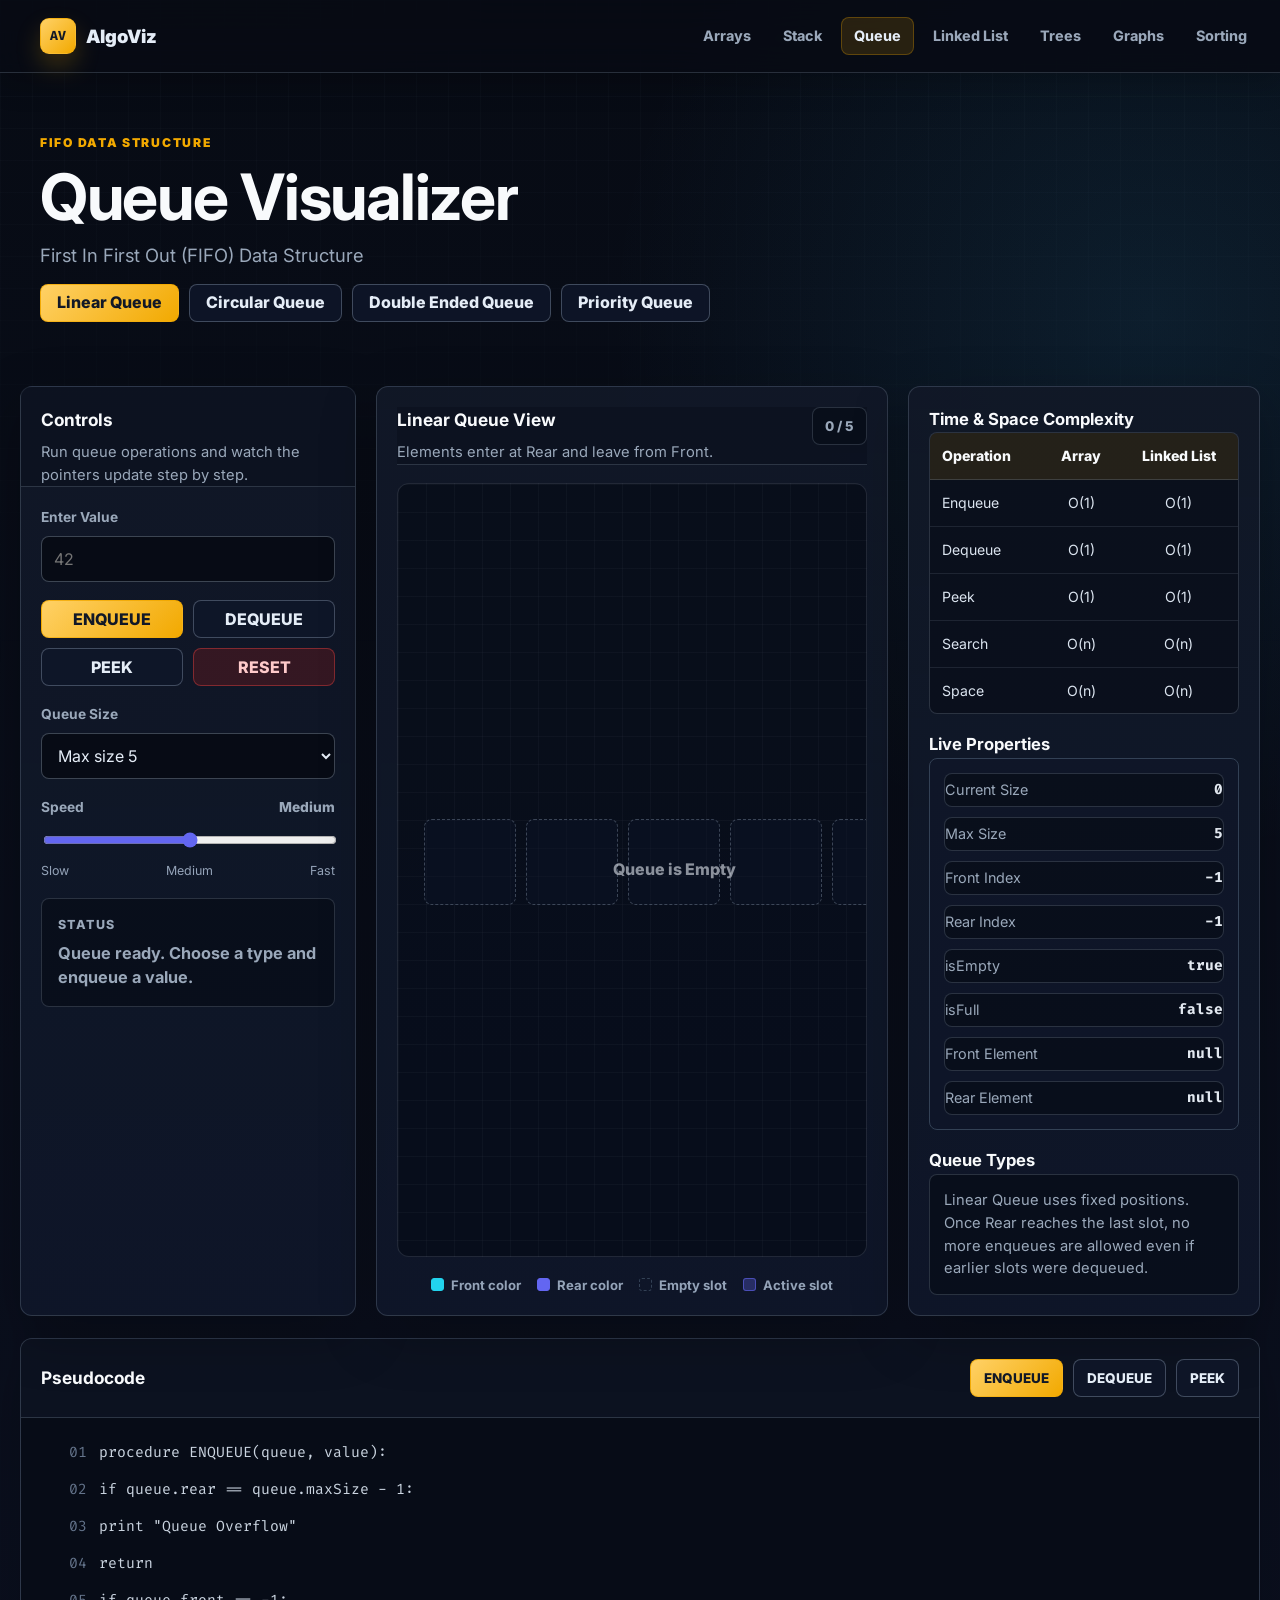
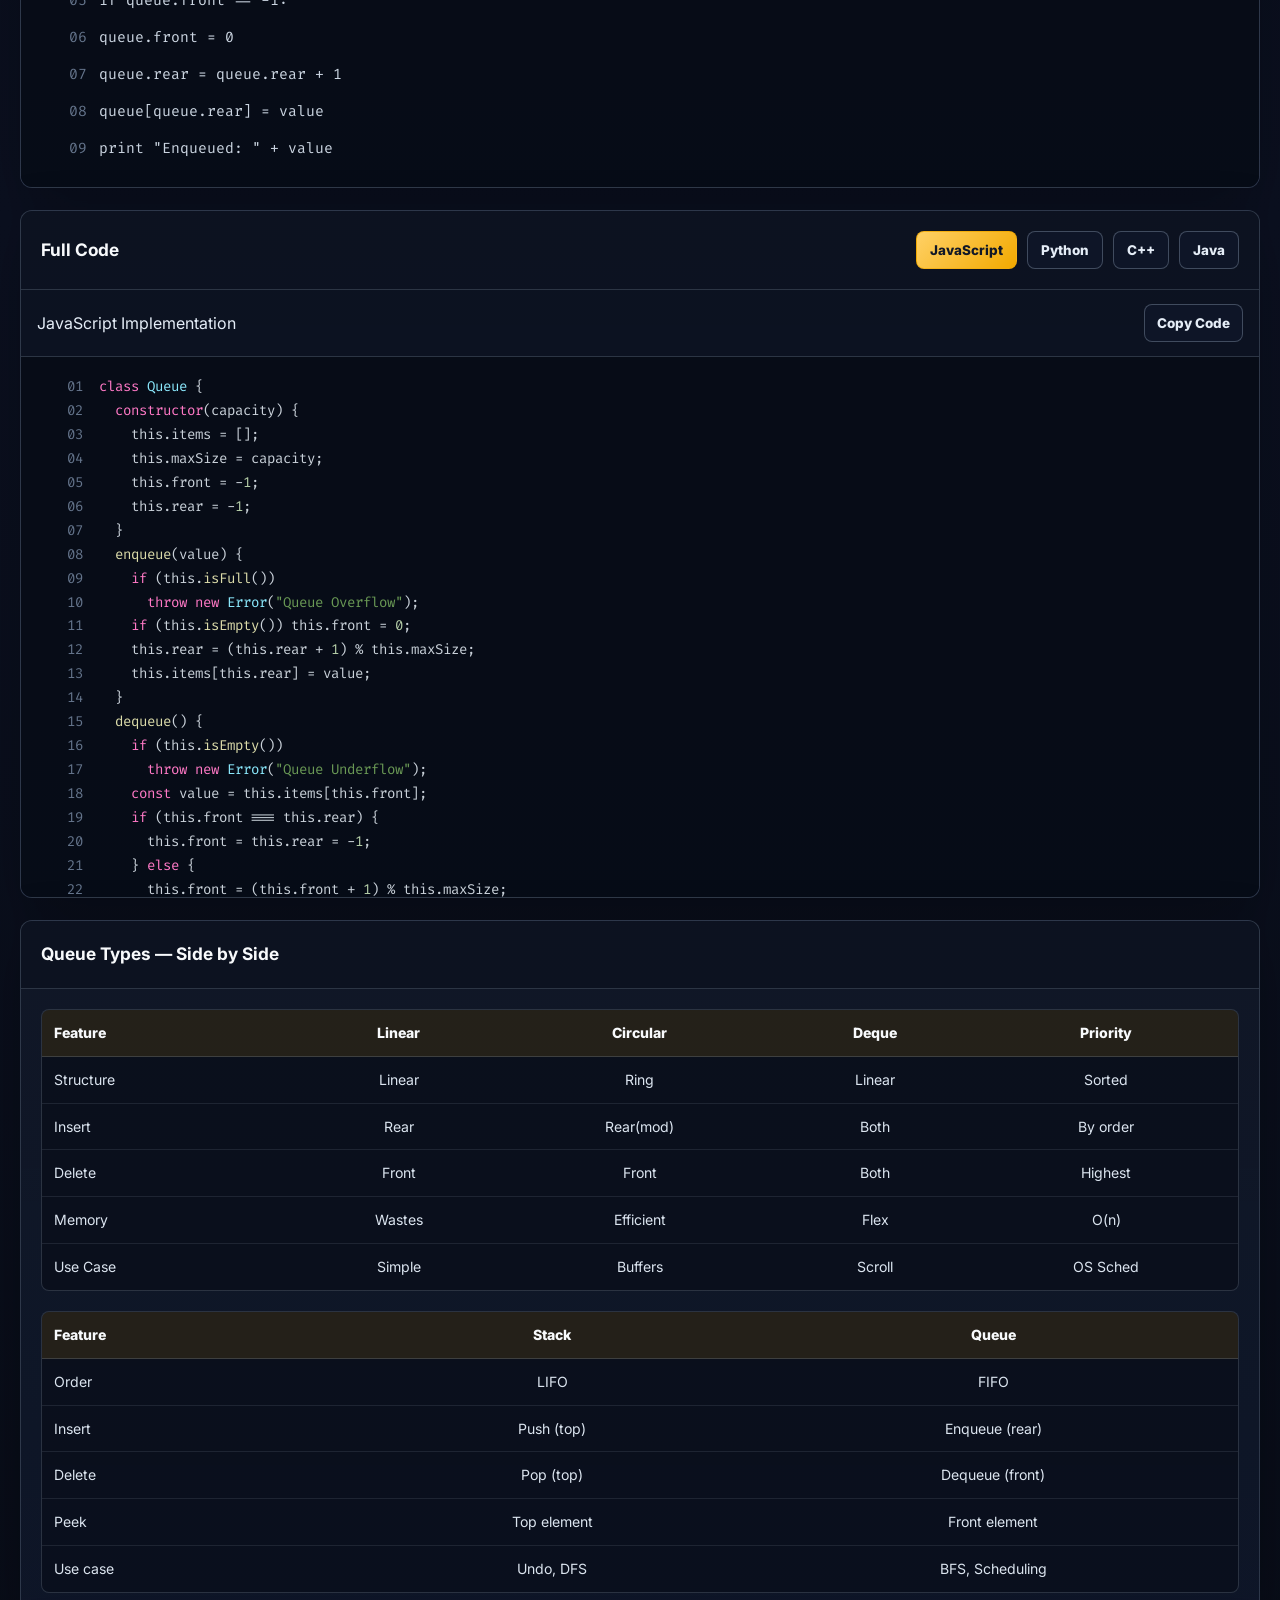
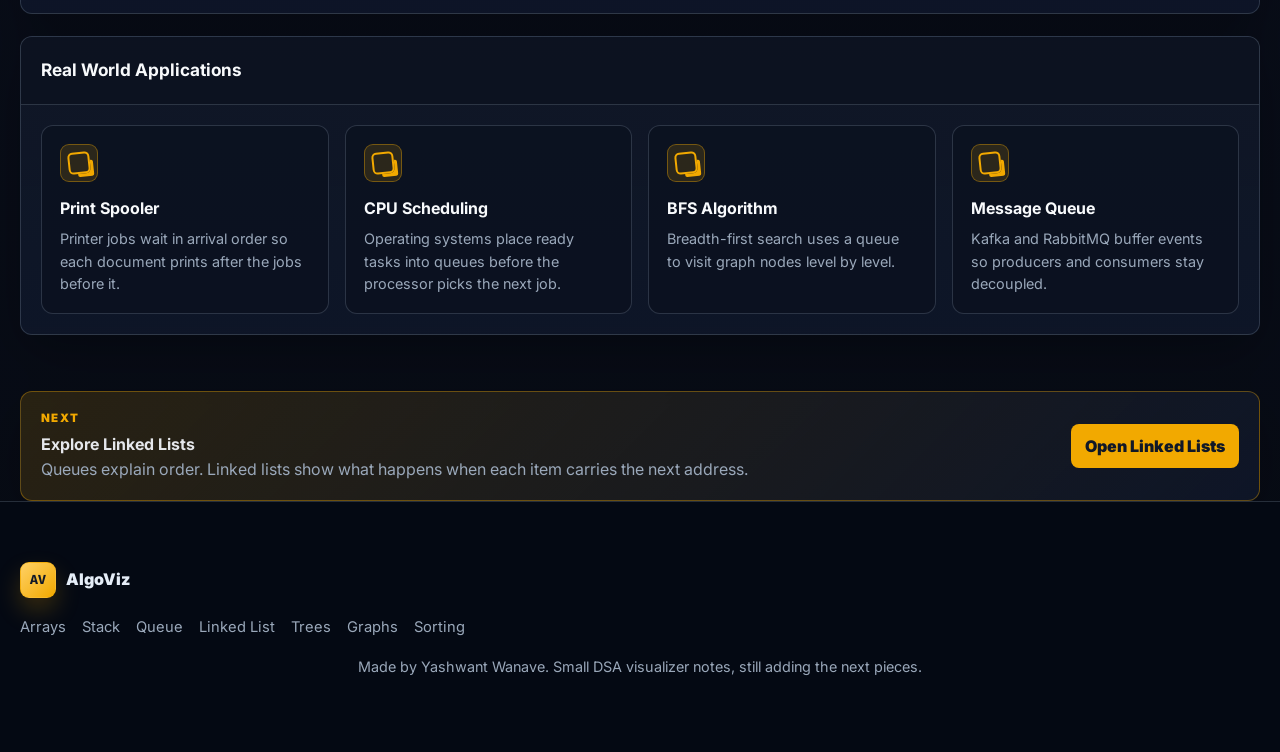
<file: queue.html>
<!DOCTYPE html>
<html lang="en">
<head>
  <meta charset="UTF-8">
  <meta name="viewport" content="width=device-width, initial-scale=1.0">
  <title>Queue Visualizer | AlgoViz</title>
  <link rel="preconnect" href="https://fonts.googleapis.com">
  <link rel="preconnect" href="https://fonts.gstatic.com" crossorigin>
  <link href="https://fonts.googleapis.com/css2?family=Fira+Code:wght@400;500;600&family=Inter:wght@400;500;600;700;800&display=swap" rel="stylesheet">
  <style>
    :root {
      --bg: #0f172a;
      --panel: #1e293b;
      --panel-soft: #172033;
      --border: #334155;
      --text: #e2e8f0;
      --muted: #94a3b8;
      --accent: #6366f1;
      --accent-strong: #818cf8;
      --secondary: #22d3ee;
      --success: #34d399;
      --warning: #f59e0b;
      --danger: #ef4444;
      --gold: #facc15;
      --shadow: 0 24px 80px rgba(2, 6, 23, 0.32);
      --radius: 8px;
    }

    * { box-sizing: border-box; }

    html { scroll-behavior: smooth; }

    body {
      min-height: 100vh;
      margin: 0;
      color: var(--text);
      font-family: "Inter", system-ui, -apple-system, BlinkMacSystemFont, "Segoe UI", sans-serif;
      background:
        radial-gradient(circle at 1px 1px, rgba(148, 163, 184, 0.16) 1px, transparent 0) 0 0 / 28px 28px,
        linear-gradient(135deg, rgba(99, 102, 241, 0.14), transparent 28rem),
        var(--bg);
    }

    body.nav-open { overflow: hidden; }

    button,
    input,
    select { font: inherit; }

    button { cursor: pointer; }

    button:disabled,
    input:disabled,
    select:disabled {
      cursor: not-allowed;
      opacity: 0.56;
    }

    a {
      color: inherit;
      text-decoration: none;
    }

    .page {
      width: min(1440px, calc(100% - 32px));
      margin: 0 auto;
    }

    .navbar {
      position: sticky;
      top: 0;
      z-index: 30;
      width: 100%;
      border-bottom: 1px solid rgba(51, 65, 85, 0.78);
      background: rgba(15, 23, 42, 0.86);
      backdrop-filter: blur(18px);
    }

    .nav-inner {
      width: min(1440px, calc(100% - 32px));
      min-height: 72px;
      margin: 0 auto;
      display: flex;
      align-items: center;
      justify-content: space-between;
      gap: 24px;
    }

    .logo {
      display: inline-flex;
      align-items: center;
      gap: 10px;
      color: var(--accent);
      font-size: 1.15rem;
      font-weight: 800;
      letter-spacing: 0;
    }

    .logo-mark {
      width: 34px;
      height: 34px;
      border-radius: 8px;
      display: grid;
      place-items: center;
      background: linear-gradient(135deg, var(--accent), var(--secondary));
      color: white;
      box-shadow: 0 12px 32px rgba(99, 102, 241, 0.36);
    }

    .nav-links {
      display: flex;
      align-items: center;
      justify-content: flex-end;
      gap: 4px;
      list-style: none;
      margin: 0;
      padding: 0;
    }

    .nav-links a {
      display: inline-flex;
      align-items: center;
      min-height: 40px;
      padding: 0 14px;
      border-radius: 8px;
      color: var(--muted);
      font-weight: 600;
      transition: color 180ms ease, background 180ms ease;
    }

    .nav-links a:hover,
    .nav-links a.active {
      color: var(--accent-strong);
      background: rgba(99, 102, 241, 0.1);
    }

    .hamburger {
      display: none;
      width: 42px;
      height: 42px;
      border: 1px solid var(--border);
      border-radius: 8px;
      background: rgba(30, 41, 59, 0.84);
      color: var(--text);
      align-items: center;
      justify-content: center;
      flex-direction: column;
      gap: 5px;
    }

    .hamburger span {
      width: 18px;
      height: 2px;
      border-radius: 99px;
      background: currentColor;
      transition: transform 180ms ease, opacity 180ms ease;
    }

    .nav-open .hamburger span:nth-child(1) { transform: translateY(7px) rotate(45deg); }
    .nav-open .hamburger span:nth-child(2) { opacity: 0; }
    .nav-open .hamburger span:nth-child(3) { transform: translateY(-7px) rotate(-45deg); }

    .hero {
      padding: 54px 0 28px;
      display: grid;
      gap: 18px;
    }

    .eyebrow {
      margin: 0;
      color: var(--secondary);
      font-size: 0.83rem;
      font-weight: 800;
      letter-spacing: 0.16em;
      text-transform: uppercase;
    }

    .hero h1 {
      margin: 0;
      font-size: clamp(2.4rem, 5vw, 5.2rem);
      line-height: 0.94;
      letter-spacing: 0;
    }

    .hero p {
      max-width: 760px;
      margin: 0;
      color: var(--muted);
      font-size: clamp(1rem, 2vw, 1.22rem);
      line-height: 1.7;
    }

    .type-toggle,
    .tabs {
      display: flex;
      flex-wrap: wrap;
      gap: 10px;
    }

    .type-button,
    .tab-button,
    .operation-button,
    .copy-button {
      border: 1px solid var(--border);
      border-radius: 8px;
      color: var(--text);
      background: rgba(30, 41, 59, 0.74);
      transition: transform 180ms ease, border-color 180ms ease, background 180ms ease, color 180ms ease, box-shadow 180ms ease;
    }

    .type-button {
      min-height: 42px;
      padding: 0 16px;
      font-weight: 800;
    }

    .type-button.active,
    .tab-button.active {
      border-color: rgba(99, 102, 241, 0.9);
      color: white;
      background: rgba(99, 102, 241, 0.22);
      box-shadow: 0 0 0 3px rgba(99, 102, 241, 0.12);
    }

    .main-grid {
      display: grid;
      grid-template-columns: minmax(280px, 0.88fr) minmax(420px, 1.34fr) minmax(300px, 0.92fr);
      gap: 20px;
      align-items: stretch;
      margin-top: 18px;
    }

    .panel,
    .section {
      border: 1px solid rgba(51, 65, 85, 0.86);
      border-radius: var(--radius);
      background: rgba(30, 41, 59, 0.88);
      box-shadow: var(--shadow);
    }

    .panel-header {
      padding: 20px 20px 0;
    }

    .panel-header h2,
    .section-heading h2,
    .visual-toolbar h2 {
      margin: 0;
      font-size: 1.08rem;
      letter-spacing: 0;
    }

    .panel-header p,
    .visual-toolbar p {
      margin: 8px 0 0;
      color: var(--muted);
      font-size: 0.92rem;
      line-height: 1.5;
    }

    .controls,
    .info-panel {
      padding: 20px;
      display: grid;
      gap: 18px;
    }

    .field {
      display: grid;
      gap: 8px;
    }

    .field label,
    .range-label {
      color: var(--muted);
      font-size: 0.86rem;
      font-weight: 700;
    }

    .input,
    .select {
      width: 100%;
      min-height: 46px;
      border: 1px solid var(--border);
      border-radius: 8px;
      color: var(--text);
      background: #0f172a;
      padding: 0 12px;
      outline: none;
      transition: border-color 180ms ease, box-shadow 180ms ease;
    }

    .input:focus,
    .select:focus {
      border-color: var(--accent);
      box-shadow: 0 0 0 3px rgba(99, 102, 241, 0.18);
    }

    .priority-field.hidden,
    .deque-controls.hidden { display: none; }

    .operation-grid {
      display: grid;
      grid-template-columns: repeat(2, minmax(0, 1fr));
      gap: 10px;
    }

    .operation-button {
      min-height: 46px;
      padding: 0 10px;
      font-weight: 800;
      letter-spacing: 0.07em;
      text-transform: uppercase;
    }

    .operation-button:hover:not(:disabled),
    .type-button:hover,
    .tab-button:hover,
    .copy-button:hover {
      transform: translateY(-1px);
      border-color: rgba(34, 211, 238, 0.78);
      box-shadow: 0 16px 34px rgba(2, 6, 23, 0.24), 0 0 24px rgba(34, 211, 238, 0.08);
    }

    .operation-button.primary {
      border-color: transparent;
      color: white;
      background: linear-gradient(135deg, var(--accent), #4f46e5);
    }

    .operation-button.secondary {
      border-color: rgba(34, 211, 238, 0.5);
      background: rgba(34, 211, 238, 0.12);
    }

    .operation-button.warning {
      border-color: rgba(250, 204, 21, 0.5);
      background: rgba(250, 204, 21, 0.1);
    }

    .operation-button.danger {
      border-color: rgba(239, 68, 68, 0.4);
      background: rgba(239, 68, 68, 0.1);
    }

    .speed-control {
      display: grid;
      gap: 10px;
    }

    .speed-row {
      display: flex;
      align-items: center;
      justify-content: space-between;
      gap: 16px;
    }

    .speed-value {
      color: var(--secondary);
      font-size: 0.86rem;
      font-weight: 800;
    }

    .range {
      width: 100%;
      accent-color: var(--accent);
    }

    .speed-markers {
      display: flex;
      justify-content: space-between;
      color: var(--muted);
      font-size: 0.78rem;
    }

    .status-box {
      min-height: 92px;
      border: 1px solid rgba(51, 65, 85, 0.86);
      border-radius: 8px;
      padding: 16px;
      background: rgba(15, 23, 42, 0.72);
      transition: background 180ms ease, border-color 180ms ease;
    }

    .status-label {
      margin: 0 0 8px;
      color: var(--muted);
      font-size: 0.78rem;
      font-weight: 800;
      letter-spacing: 0.12em;
      text-transform: uppercase;
    }

    .status-message {
      margin: 0;
      color: var(--text);
      font-size: 1.02rem;
      font-weight: 700;
      line-height: 1.45;
    }

    .status-box.error {
      border-color: rgba(239, 68, 68, 0.8);
      background: rgba(127, 29, 29, 0.42);
      animation: redFlash 300ms ease;
    }

    .visual-panel {
      padding: 20px;
      display: grid;
      grid-template-rows: auto 1fr auto;
      gap: 18px;
      min-height: 640px;
    }

    .visual-toolbar {
      display: flex;
      align-items: flex-start;
      justify-content: space-between;
      gap: 12px;
    }

    .size-pill,
    .formula-badge {
      flex: 0 0 auto;
      border: 1px solid rgba(34, 211, 238, 0.4);
      border-radius: 999px;
      padding: 8px 12px;
      color: var(--secondary);
      background: rgba(34, 211, 238, 0.09);
      font-size: 0.84rem;
      font-weight: 800;
    }

    .formula-badge {
      display: none;
      border-color: rgba(250, 204, 21, 0.5);
      color: var(--gold);
      background: rgba(250, 204, 21, 0.09);
      font-family: "Fira Code", monospace;
    }

    .formula-badge.visible { display: inline-flex; }
    .formula-badge.flash { animation: formulaFlash 620ms ease 2; }

    .queue-stage {
      position: relative;
      display: grid;
      place-items: center;
      min-height: 482px;
      border: 1px solid rgba(51, 65, 85, 0.72);
      border-radius: 8px;
      background:
        linear-gradient(180deg, rgba(15, 23, 42, 0.36), rgba(15, 23, 42, 0.78)),
        radial-gradient(circle at 50% 0%, rgba(99, 102, 241, 0.18), transparent 34rem);
      overflow: hidden;
    }

    .queue-stage.shake { animation: shake 300ms ease-in-out; }
    .queue-stage.flash-error { animation: redFlash 300ms ease; }

    .queue-track-wrap {
      position: relative;
      width: min(100%, 760px);
      padding: 88px 26px 104px;
      overflow-x: auto;
    }

    .queue-track {
      display: grid;
      gap: 10px;
      min-width: max-content;
    }

    .queue-slot {
      position: relative;
      width: 92px;
      height: 86px;
      border: 1px dashed rgba(148, 163, 184, 0.36);
      border-radius: 8px;
      background: rgba(15, 23, 42, 0.38);
    }

    .queue-item {
      position: absolute;
      inset: 0;
      display: grid;
      place-items: center;
      gap: 3px;
      border: 1px solid rgba(99, 102, 241, 0.52);
      border-radius: 8px;
      padding: 8px;
      background: linear-gradient(135deg, rgba(34, 211, 238, 0.14), rgba(99, 102, 241, 0.19));
      color: white;
      box-shadow: 0 14px 38px rgba(2, 6, 23, 0.32);
      transition: transform 300ms ease, box-shadow 300ms ease, background 300ms ease, border-color 300ms ease;
    }

    .queue-item.front {
      border-color: rgba(34, 211, 238, 0.95);
      background: linear-gradient(135deg, rgba(34, 211, 238, 0.45), rgba(14, 116, 144, 0.38));
      box-shadow: 0 0 0 1px rgba(34, 211, 238, 0.25), 0 18px 42px rgba(34, 211, 238, 0.16);
    }

    .queue-item.rear {
      border-color: rgba(129, 140, 248, 0.95);
      background: linear-gradient(135deg, rgba(99, 102, 241, 0.7), rgba(79, 70, 229, 0.48));
      box-shadow: 0 0 0 1px rgba(129, 140, 248, 0.28), 0 18px 42px rgba(99, 102, 241, 0.22);
    }

    .queue-item.front.rear {
      background: linear-gradient(135deg, rgba(34, 211, 238, 0.48), rgba(99, 102, 241, 0.6));
    }

    .queue-item.priority-top {
      border-color: rgba(250, 204, 21, 0.95);
      background: linear-gradient(135deg, rgba(250, 204, 21, 0.38), rgba(99, 102, 241, 0.34));
      box-shadow: 0 0 0 1px rgba(250, 204, 21, 0.28), 0 18px 42px rgba(250, 204, 21, 0.16);
    }

    .slot-index {
      color: #cffafe;
      font-family: "Fira Code", monospace;
      font-size: 0.72rem;
      font-weight: 800;
    }

    .slot-value {
      max-width: 100%;
      overflow: hidden;
      text-overflow: ellipsis;
      white-space: nowrap;
      font-size: 1.08rem;
      font-weight: 800;
    }

    .priority-badge {
      border: 1px solid rgba(250, 204, 21, 0.5);
      border-radius: 999px;
      padding: 2px 7px;
      color: var(--gold);
      background: rgba(250, 204, 21, 0.12);
      font-family: "Fira Code", monospace;
      font-size: 0.68rem;
      font-weight: 800;
    }

    .pointer {
      position: absolute;
      display: grid;
      justify-items: center;
      gap: 7px;
      transform: translateX(-50%);
      font-size: 0.72rem;
      font-weight: 900;
      letter-spacing: 0.12em;
      text-transform: uppercase;
      transition: left 300ms ease, top 300ms ease;
      pointer-events: none;
    }

    .pointer::before {
      content: "";
      width: 2px;
      height: 28px;
      border-radius: 99px;
      background: currentColor;
    }

    .pointer::after {
      content: "";
      width: 0;
      height: 0;
      border-left: 6px solid transparent;
      border-right: 6px solid transparent;
      border-top: 8px solid currentColor;
    }

    .pointer.front-pointer {
      bottom: 24px;
      color: var(--secondary);
    }

    .pointer.rear-pointer {
      top: 24px;
      color: var(--accent-strong);
      transform: translateX(-50%) rotate(180deg);
    }

    .pointer.rear-pointer span {
      transform: rotate(180deg);
    }

    .side-pointer {
      position: absolute;
      top: 50%;
      display: inline-flex;
      align-items: center;
      gap: 8px;
      transform: translateY(-50%);
      color: var(--secondary);
      font-size: 0.72rem;
      font-weight: 900;
      letter-spacing: 0.1em;
      text-transform: uppercase;
    }

    .side-pointer.right { right: 14px; color: var(--accent-strong); }
    .side-pointer.left { left: 14px; }

    .side-pointer::before,
    .side-pointer::after {
      content: "";
      width: 30px;
      height: 2px;
      background: currentColor;
    }

    .side-pointer.left::before,
    .side-pointer.right::after { display: none; }

    .empty-state {
      position: absolute;
      inset: 0;
      display: grid;
      place-items: center;
      color: rgba(226, 232, 240, 0.6);
      font-weight: 800;
      text-align: center;
      pointer-events: none;
    }

    .enqueue-enter { animation: slideInRight 300ms ease both; }
    .dequeue-exit { animation: slideOutLeft 300ms ease both; }
    .insert-front { animation: slideInLeft 300ms ease both; }
    .delete-rear { animation: slideOutRight 300ms ease both; }
    .sort-pulse { animation: sortPulse 560ms ease; }
    .circle-enter { animation: circleGlow 520ms ease; }
    .wrap-enter { animation: wrapGlow 720ms ease 2; }

    .circle-wrap {
      position: relative;
      width: min(430px, 82vw);
      aspect-ratio: 1;
      border-radius: 50%;
      display: grid;
      place-items: center;
    }

    .circle-ring {
      position: absolute;
      inset: 38px;
      border: 2px dashed rgba(51, 65, 85, 0.9);
      border-radius: 50%;
      box-shadow: inset 0 0 60px rgba(99, 102, 241, 0.06), 0 0 40px rgba(34, 211, 238, 0.06);
    }

    .circle-slot {
      position: absolute;
      left: 50%;
      top: 50%;
      width: 78px;
      height: 72px;
      margin: -36px 0 0 -39px;
      transform: rotate(var(--angle)) translateY(calc(-1 * var(--radius-distance))) rotate(calc(-1 * var(--angle)));
    }

    .circle-pointer {
      position: absolute;
      left: 50%;
      top: 50%;
      display: grid;
      justify-items: center;
      gap: 6px;
      transform: rotate(var(--angle)) translateY(calc(-1 * (var(--radius-distance) + 58px))) rotate(calc(-1 * var(--angle)));
      font-size: 0.68rem;
      font-weight: 900;
      letter-spacing: 0.1em;
      text-transform: uppercase;
      transition: transform 300ms ease;
    }

    .circle-pointer::after {
      content: "";
      width: 2px;
      height: 22px;
      border-radius: 99px;
      background: currentColor;
    }

    .circle-pointer.front-pointer { color: var(--secondary); }
    .circle-pointer.rear-pointer { color: var(--accent-strong); }

    .circle-center {
      width: 138px;
      height: 138px;
      border: 1px solid rgba(51, 65, 85, 0.86);
      border-radius: 50%;
      display: grid;
      place-items: center;
      padding: 16px;
      color: var(--muted);
      background: rgba(15, 23, 42, 0.74);
      text-align: center;
      font-size: 0.82rem;
      font-weight: 800;
      line-height: 1.4;
    }

    .legend {
      display: flex;
      flex-wrap: wrap;
      justify-content: center;
      gap: 10px 16px;
      color: var(--muted);
      font-size: 0.82rem;
      font-weight: 700;
    }

    .legend-item {
      display: inline-flex;
      align-items: center;
      gap: 7px;
    }

    .legend-swatch {
      width: 13px;
      height: 13px;
      border-radius: 3px;
      border: 1px solid var(--border);
      background: rgba(15, 23, 42, 0.46);
    }

    .legend-swatch.front { background: var(--secondary); border-color: var(--secondary); }
    .legend-swatch.rear { background: var(--accent); border-color: var(--accent); }
    .legend-swatch.empty { background: transparent; border-style: dashed; }
    .legend-swatch.active { background: rgba(99, 102, 241, 0.3); border-color: rgba(99, 102, 241, 0.6); }

    .data-table {
      width: 100%;
      border-collapse: collapse;
      overflow: hidden;
      border: 1px solid var(--border);
      border-radius: 8px;
      background: rgba(15, 23, 42, 0.42);
    }

    .data-table th,
    .data-table td {
      padding: 12px;
      border-bottom: 1px solid rgba(51, 65, 85, 0.76);
      color: var(--text);
      font-size: 0.88rem;
      text-align: left;
      vertical-align: middle;
    }

    .data-table th {
      color: #cbd5e1;
      background: rgba(15, 23, 42, 0.62);
      font-weight: 800;
    }

    .data-table tr:last-child td { border-bottom: 0; }

    .data-table td:not(:first-child),
    .data-table th:not(:first-child) { text-align: center; }

    .properties,
    .type-info {
      display: grid;
      gap: 10px;
      border: 1px solid var(--border);
      border-radius: 8px;
      padding: 14px;
      background: rgba(15, 23, 42, 0.42);
    }

    .property-row {
      display: flex;
      align-items: center;
      justify-content: space-between;
      gap: 14px;
      min-height: 34px;
      border-bottom: 1px solid rgba(51, 65, 85, 0.58);
      color: var(--muted);
      font-size: 0.9rem;
    }

    .property-row:last-child { border-bottom: 0; }

    .property-row strong {
      color: var(--text);
      font-family: "Fira Code", monospace;
      font-size: 0.9rem;
      text-align: right;
    }

    .info-panel h2,
    .info-panel h3 {
      margin: 0;
      font-size: 1.04rem;
    }

    .type-info p {
      margin: 0;
      color: var(--muted);
      line-height: 1.55;
      font-size: 0.92rem;
    }

    .section {
      margin-top: 20px;
      overflow: hidden;
    }

    .section-heading {
      display: flex;
      align-items: center;
      justify-content: space-between;
      gap: 16px;
      padding: 20px;
      border-bottom: 1px solid rgba(51, 65, 85, 0.74);
    }

    .tab-button {
      min-height: 38px;
      padding: 0 13px;
      color: var(--muted);
      font-size: 0.84rem;
      font-weight: 800;
    }

    .pseudo-body {
      padding: 18px 20px 22px;
      background: rgba(15, 23, 42, 0.36);
    }

    .pseudo-code {
      display: grid;
      gap: 4px;
      margin: 0;
      font-family: "Fira Code", monospace;
      font-size: 0.92rem;
      line-height: 1.7;
      white-space: pre-wrap;
    }

    .pseudo-line {
      display: grid;
      grid-template-columns: 36px 1fr;
      gap: 12px;
      border-radius: 8px;
      padding: 4px 10px;
      color: #cbd5e1;
      transition: color 220ms ease, background 220ms ease, transform 220ms ease;
    }

    .line-number {
      color: #64748b;
      text-align: right;
      user-select: none;
    }

    .pseudo-line.active {
      color: white;
      background: rgba(99, 102, 241, 0.24);
      box-shadow: inset 3px 0 0 var(--accent);
      transform: translateX(2px);
    }

    .code-panel { background: #0d1117; }

    .code-toolbar {
      display: flex;
      align-items: center;
      justify-content: space-between;
      gap: 16px;
      padding: 14px 16px;
      border-bottom: 1px solid rgba(51, 65, 85, 0.74);
      background: #0d1117;
    }

    .copy-button {
      min-height: 36px;
      padding: 0 12px;
      color: var(--secondary);
      font-size: 0.84rem;
      font-weight: 800;
    }

    .code-scroll {
      max-height: 540px;
      overflow: auto;
      padding: 18px 20px 22px;
      background: #0d1117;
    }

    .code-block {
      margin: 0;
      color: #c9d1d9;
      font-family: "Fira Code", Consolas, monospace;
      font-size: 0.88rem;
      line-height: 1.7;
      white-space: pre;
      min-width: max-content;
    }

    .code-line {
      display: grid;
      grid-template-columns: 42px 1fr;
      gap: 16px;
      min-height: 1.7em;
    }

    .code-line-number {
      color: #64748b;
      text-align: right;
      user-select: none;
    }

    .token-comment,
    .token-string { color: #6a9955; }
    .token-keyword { color: #ff79c6; }
    .token-type { color: #8be9fd; }
    .token-function { color: #dcdcaa; }
    .token-number { color: #b5cea8; }

    .comparison-wrap {
      display: grid;
      gap: 20px;
      padding: 20px;
      overflow-x: auto;
    }

    .applications {
      display: grid;
      grid-template-columns: repeat(4, minmax(0, 1fr));
      gap: 16px;
      padding: 20px;
    }

    .app-card {
      min-height: 180px;
      border: 1px solid rgba(51, 65, 85, 0.86);
      border-radius: 8px;
      padding: 18px;
      background: rgba(15, 23, 42, 0.48);
      transition: transform 200ms ease, border-color 200ms ease, box-shadow 200ms ease;
    }

    .app-card:hover {
      transform: translateY(-5px);
      border-color: rgba(34, 211, 238, 0.6);
      box-shadow: 0 24px 48px rgba(2, 6, 23, 0.34), 0 0 28px rgba(34, 211, 238, 0.08);
    }

    .app-icon { font-size: 1.9rem; }

    .app-card h3 {
      margin: 14px 0 8px;
      font-size: 1rem;
    }

    .app-card p {
      margin: 0;
      color: var(--muted);
      line-height: 1.55;
      font-size: 0.9rem;
    }

    .footer {
      margin-top: 28px;
      border-top: 1px solid #334155;
      padding: 30px 0 40px;
      color: var(--muted);
      text-align: center;
    }

    .footer-inner {
      width: min(1440px, calc(100% - 32px));
      margin: 0 auto;
      display: grid;
      gap: 14px;
      justify-items: center;
    }

    .footer-logo {
      color: #6366f1;
      font-size: 1.2rem;
      font-weight: 800;
    }

    .footer-tagline,
    .footer-copy { margin: 0; }

    .footer-nav {
      display: flex;
      flex-wrap: wrap;
      justify-content: center;
      gap: 10px 16px;
      font-weight: 700;
    }

    .footer-nav a {
      color: var(--muted);
      transition: color 180ms ease;
    }

    .footer-nav a:hover { color: var(--accent-strong); }

    @keyframes slideInRight {
      0% { transform: translateX(92px); opacity: 0; }
      100% { transform: translateX(0); opacity: 1; }
    }

    @keyframes slideOutLeft {
      0% { transform: translateX(0); opacity: 1; }
      100% { transform: translateX(-92px); opacity: 0; }
    }

    @keyframes slideInLeft {
      0% { transform: translateX(-92px); opacity: 0; }
      100% { transform: translateX(0); opacity: 1; }
    }

    @keyframes slideOutRight {
      0% { transform: translateX(0); opacity: 1; }
      100% { transform: translateX(92px); opacity: 0; }
    }

    @keyframes sortPulse {
      0%, 100% { transform: translateY(0); }
      50% { transform: translateY(-10px); box-shadow: 0 0 26px rgba(250, 204, 21, 0.28); }
    }

    @keyframes circleGlow {
      0% { transform: scale(0.82); opacity: 0; }
      100% { transform: scale(1); opacity: 1; }
    }

    @keyframes wrapGlow {
      0%, 100% { box-shadow: 0 14px 38px rgba(2, 6, 23, 0.32); }
      50% { box-shadow: 0 0 0 8px rgba(250, 204, 21, 0.12), 0 0 30px rgba(250, 204, 21, 0.32); }
    }

    @keyframes formulaFlash {
      0%, 100% { transform: translateY(0); border-color: rgba(250, 204, 21, 0.5); }
      50% { transform: translateY(-2px); border-color: rgba(250, 204, 21, 1); box-shadow: 0 0 22px rgba(250, 204, 21, 0.18); }
    }

    @keyframes shake {
      0%, 100% { transform: translateX(0); }
      20% { transform: translateX(-8px); }
      40% { transform: translateX(8px); }
      60% { transform: translateX(-6px); }
      80% { transform: translateX(6px); }
    }

    @keyframes redFlash {
      0%, 100% { background-color: rgba(127, 29, 29, 0.18); }
      50% { background-color: rgba(239, 68, 68, 0.28); }
    }

    @media (max-width: 1180px) {
      .main-grid {
        grid-template-columns: minmax(280px, 0.9fr) minmax(360px, 1.1fr);
      }

      .info-panel {
        grid-column: 1 / -1;
        grid-template-columns: minmax(0, 1fr) minmax(0, 1fr);
        align-items: start;
      }

      .applications { grid-template-columns: repeat(2, minmax(0, 1fr)); }
    }

    @media (max-width: 820px) {
      .page,
      .nav-inner { width: min(100% - 24px, 720px); }

      .hamburger { display: inline-flex; }

      .nav-links {
        position: fixed;
        top: 72px;
        right: 12px;
        left: 12px;
        display: none;
        flex-direction: column;
        align-items: stretch;
        padding: 12px;
        border: 1px solid var(--border);
        border-radius: 8px;
        background: rgba(15, 23, 42, 0.96);
        box-shadow: var(--shadow);
      }

      .nav-open .nav-links { display: flex; }

      .nav-links a { justify-content: center; }

      .hero { padding-top: 36px; }

      .main-grid,
      .info-panel { grid-template-columns: 1fr; }

      .visual-panel { min-height: auto; }

      .queue-stage { min-height: 450px; }

      .queue-track-wrap {
        width: 100%;
        padding-inline: 12px;
      }

      .section-heading,
      .code-toolbar,
      .visual-toolbar {
        align-items: flex-start;
        flex-direction: column;
      }

      .applications { grid-template-columns: 1fr; }
    }

    @media (max-width: 520px) {
      .operation-grid { grid-template-columns: 1fr; }

      .queue-slot {
        width: 82px;
        height: 78px;
      }

      .circle-slot {
        width: 68px;
        height: 64px;
        margin: -32px 0 0 -34px;
      }

      .circle-center {
        width: 112px;
        height: 112px;
        font-size: 0.76rem;
      }
    }


    /* Shared site shell: common nav/footer/closing bits without changing visualizer logic. */
    .eyebrow {
      margin: 0 0 0.45rem;
      color: #f2a900;
      font-size: 0.78rem;
      font-weight: 800;
      letter-spacing: 0.12em;
      text-transform: uppercase;
    }
    .av-shell-footer {
      margin-top: 0;
      border-top: 1px solid rgba(148, 163, 184, 0.22);
      background: rgba(9, 15, 23, 0.94);
      color: rgba(226, 232, 240, 0.78);
    }
    .av-footer-inner {
      width: min(1500px, calc(100% - 32px));
      margin: 0 auto;
      padding: 28px 0 34px;
      display: grid;
      gap: 16px;
    }
    .av-footer-brand {
      display: flex;
      align-items: center;
      gap: 10px;
      color: #f8fafc;
      font-weight: 900;
      text-decoration: none;
    }
    .av-logo-mark {
      width: 34px;
      height: 34px;
      display: inline-grid;
      place-items: center;
      border-radius: 8px;
      color: #111827;
      background: #f2a900;
      font-family: "Fira Code", monospace;
      font-size: 0.82rem;
      box-shadow: 0 10px 24px rgba(242, 169, 0, 0.22);
    }
    .av-footer-links {
      display: flex;
      flex-wrap: wrap;
      gap: 10px 16px;
    }
    .av-footer-links a {
      color: inherit;
      text-decoration: none;
      font-size: 0.92rem;
    }
    .av-footer-links a:hover { color: #f2a900; }
    .av-footer-note {
      margin: 0;
      color: rgba(148, 163, 184, 0.92);
      line-height: 1.6;
      font-size: 0.9rem;
    }
    .av-next-section {
      width: min(1500px, calc(100% - 32px));
      margin: 30px auto 0;
      padding: 18px 20px;
      border: 1px solid rgba(242, 169, 0, 0.34);
      border-radius: 10px;
      background: linear-gradient(135deg, rgba(242, 169, 0, 0.11), rgba(15, 23, 42, 0.68));
      display: flex;
      align-items: center;
      justify-content: space-between;
      gap: 18px;
      color: #e5e7eb;
    }
    .av-next-section p { margin: 0; color: rgba(226, 232, 240, 0.78); }
    .av-next-section a {
      color: #111827;
      background: #f2a900;
      text-decoration: none;
      font-weight: 900;
      border-radius: 8px;
      padding: 10px 14px;
      white-space: nowrap;
    }
    .av-next-kicker {
      display: block;
      color: #f2a900;
      font-size: 0.72rem;
      font-weight: 900;
      letter-spacing: 0.12em;
      text-transform: uppercase;
      margin-bottom: 4px;
    }
    .av-badge-yes, .av-badge-no {
      display: inline-flex;
      align-items: center;
      justify-content: center;
      min-width: 38px;
      padding: 2px 8px;
      border-radius: 999px;
      font-size: 0.72rem;
      font-weight: 900;
    }
    .av-badge-yes { color: #bbf7d0; background: rgba(22, 101, 52, 0.45); }
    .av-badge-no { color: #fecaca; background: rgba(127, 29, 29, 0.45); }
    .app-icon,
    .app-card > span:first-child,
    .pattern-card > span:first-child {
      width: 38px;
      height: 38px;
      display: inline-grid;
      place-items: center;
      border-radius: 10px;
      background: rgba(242, 169, 0, 0.14);
      border: 1px solid rgba(242, 169, 0, 0.36);
      color: #f2a900;
      font-size: 0;
    }
    .app-icon::before,
    .app-card > span:first-child::before,
    .pattern-card > span:first-child::before {
      content: "";
      width: 18px;
      height: 18px;
      border: 2px solid currentColor;
      border-radius: 5px;
      box-shadow: 6px 6px 0 -3px currentColor;
      transform: rotate(-6deg);
    }
    .av-zoom-controls button,
    .control-button,
    .operation-button,
    .btn-op,
    .btn-traverse {
      letter-spacing: 0;
    }
    @media (max-width: 768px) {
      .av-next-section { align-items: flex-start; flex-direction: column; }
      .av-next-section a { white-space: normal; }
    }

  </style>
  <link rel="stylesheet" href="shared-ui.css">
</head>
<body>
  <nav class="navbar" id="top">
    <div class="nav-inner">
      <a href="array.html" class="logo" aria-label="AlgoViz home"><span class="logo-mark" aria-hidden="true">AV</span><span>AlgoViz</span></a>
      <button class="hamburger" id="menuButton" type="button" aria-label="Toggle navigation" aria-expanded="false">
        <span></span>
        <span></span>
        <span></span>
      </button>
      <ul class="nav-links" id="navLinks">
        <li><a href="array.html">Arrays</a></li>
        <li><a href="stack.html">Stack</a></li>
        <li><a class="active" href="queue.html">Queue</a></li>
        <li><a href="linkedlist.html">Linked List</a></li>
        <li><a href="tree.html">Trees</a></li>
        <li><a href="graph.html">Graphs</a></li>
        <li><a href="sorting.html">Sorting</a></li>
      </ul>
    </div>
  </nav>

  <main class="page">
    <header class="hero">
      <p class="eyebrow">FIFO Data Structure</p>
      <h1>Queue Visualizer</h1>
      <p>First In First Out (FIFO) Data Structure</p>
      <div class="type-toggle" id="typeToggle" aria-label="Queue type"></div>
    </header>

    <section class="main-grid" aria-label="Queue visualizer workspace">
      <aside class="panel">
        <div class="panel-header">
          <h2>Controls</h2>
          <p>Run queue operations and watch the pointers update step by step.</p>
        </div>
        <div class="controls">
          <div class="field">
            <label for="valueInput">Enter Value</label>
            <input class="input" id="valueInput" type="number" inputmode="numeric" placeholder="42">
          </div>
          <div class="field priority-field hidden" id="priorityField">
            <label for="priorityInput">Priority</label>
            <input class="input" id="priorityInput" type="number" inputmode="numeric" value="1" min="1" max="99">
          </div>
          <div class="operation-grid">
            <button class="operation-button primary" id="enqueueButton" type="button">Enqueue</button>
            <button class="operation-button secondary" id="dequeueButton" type="button">Dequeue</button>
            <button class="operation-button warning" id="peekButton" type="button">Peek</button>
            <button class="operation-button danger" id="resetButton" type="button">Reset</button>
          </div>
          <div class="operation-grid deque-controls hidden" id="dequeControls">
            <button class="operation-button primary" id="insertFrontButton" type="button">Insert Front</button>
            <button class="operation-button primary" id="insertRearButton" type="button">Insert Rear</button>
            <button class="operation-button secondary" id="deleteFrontButton" type="button">Delete Front</button>
            <button class="operation-button secondary" id="deleteRearButton" type="button">Delete Rear</button>
          </div>
          <div class="field">
            <label for="maxSizeSelect">Queue Size</label>
            <select class="select" id="maxSizeSelect" aria-label="Max queue size"></select>
          </div>
          <div class="speed-control">
            <div class="speed-row">
              <span class="range-label">Speed</span>
              <span class="speed-value" id="speedLabel">Medium</span>
            </div>
            <input class="range" id="speedRange" type="range" min="0" max="2" value="1">
            <div class="speed-markers">
              <span>Slow</span>
              <span>Medium</span>
              <span>Fast</span>
            </div>
          </div>
          <div class="status-box" id="statusBox" aria-live="polite">
            <p class="status-label">Status</p>
            <p class="status-message" id="statusMessage">Queue ready. Choose a type and enqueue a value.</p>
          </div>
        </div>
      </aside>

      <section class="panel visual-panel" aria-label="Queue visualization">
        <div class="visual-toolbar">
          <div>
            <h2 id="visualTitle">Linear Queue View</h2>
            <p id="visualSubtitle">Elements enter at Rear and leave from Front.</p>
          </div>
          <div class="size-pill" id="visualSize">0 / 5</div>
          <div class="formula-badge" id="formulaBadge">rear = (rear+1) % capacity</div>
        </div>
        <div class="queue-stage" id="queueStage">
          <div id="visualRoot"></div>
        </div>
        <div class="legend">
          <span class="legend-item"><span class="legend-swatch front"></span>Front color</span>
          <span class="legend-item"><span class="legend-swatch rear"></span>Rear color</span>
          <span class="legend-item"><span class="legend-swatch empty"></span>Empty slot</span>
          <span class="legend-item"><span class="legend-swatch active"></span>Active slot</span>
        </div>
      </section>

      <aside class="panel info-panel">
        <section>
          <h2>Time & Space Complexity</h2>
          <table class="data-table" aria-label="Queue complexity table">
            <thead>
              <tr><th>Operation</th><th>Array</th><th>Linked List</th></tr>
            </thead>
            <tbody>
              <tr><td>Enqueue</td><td>O(1)</td><td>O(1)</td></tr>
              <tr><td>Dequeue</td><td>O(1)</td><td>O(1)</td></tr>
              <tr><td>Peek</td><td>O(1)</td><td>O(1)</td></tr>
              <tr><td>Search</td><td>O(n)</td><td>O(n)</td></tr>
              <tr><td>Space</td><td>O(n)</td><td>O(n)</td></tr>
            </tbody>
          </table>
        </section>
        <section>
          <h3>Live Properties</h3>
          <div class="properties" id="propertiesBox"></div>
        </section>
        <section>
          <h3>Queue Types</h3>
          <div class="type-info">
            <p id="typeInfoText"></p>
          </div>
        </section>
      </aside>
    </section>

    <section class="section" aria-label="Pseudocode panel">
      <div class="section-heading">
        <h2>Pseudocode</h2>
        <div class="tabs" id="pseudoTabs" role="tablist" aria-label="Pseudocode operations"></div>
      </div>
      <div class="pseudo-body">
        <pre class="pseudo-code" id="pseudoCode" aria-live="polite"></pre>
      </div>
    </section>

    <section class="section code-panel" aria-label="Full code panel">
      <div class="section-heading">
        <h2>Full Code</h2>
        <div class="tabs" id="codeTabs" role="tablist" aria-label="Implementation languages"></div>
      </div>
      <div class="code-toolbar">
        <span id="codeTitle">JavaScript Implementation</span>
        <button class="copy-button" id="copyButton" type="button">Copy Code</button>
      </div>
      <div class="code-scroll">
        <pre class="code-block"><code id="codeBlock"></code></pre>
      </div>
    </section>

    <section class="section" aria-label="Queue comparison panel">
      <div class="section-heading">
        <h2>Queue Types — Side by Side</h2>
      </div>
      <div class="comparison-wrap">
        <table class="data-table">
          <thead>
            <tr><th>Feature</th><th>Linear</th><th>Circular</th><th>Deque</th><th>Priority</th></tr>
          </thead>
          <tbody>
            <tr><td>Structure</td><td>Linear</td><td>Ring</td><td>Linear</td><td>Sorted</td></tr>
            <tr><td>Insert</td><td>Rear</td><td>Rear(mod)</td><td>Both</td><td>By order</td></tr>
            <tr><td>Delete</td><td>Front</td><td>Front</td><td>Both</td><td>Highest</td></tr>
            <tr><td>Memory</td><td>Wastes</td><td>Efficient</td><td>Flex</td><td>O(n)</td></tr>
            <tr><td>Use Case</td><td>Simple</td><td>Buffers</td><td>Scroll</td><td>OS Sched</td></tr>
          </tbody>
        </table>
        <table class="data-table">
          <thead>
            <tr><th>Feature</th><th>Stack</th><th>Queue</th></tr>
          </thead>
          <tbody>
            <tr><td>Order</td><td>LIFO</td><td>FIFO</td></tr>
            <tr><td>Insert</td><td>Push (top)</td><td>Enqueue (rear)</td></tr>
            <tr><td>Delete</td><td>Pop (top)</td><td>Dequeue (front)</td></tr>
            <tr><td>Peek</td><td>Top element</td><td>Front element</td></tr>
            <tr><td>Use case</td><td>Undo, DFS</td><td>BFS, Scheduling</td></tr>
          </tbody>
        </table>
      </div>
    </section>

    <section class="section" aria-label="Real world applications">
      <div class="section-heading">
        <h2>Real World Applications</h2>
      </div>
      <div class="applications">
        <article class="app-card">
          <span class="app-icon" aria-hidden="true"></span>
          <h3>Print Spooler</h3>
          <p>Printer jobs wait in arrival order so each document prints after the jobs before it.</p>
        </article>
        <article class="app-card">
          <span class="app-icon" aria-hidden="true"></span>
          <h3>CPU Scheduling</h3>
          <p>Operating systems place ready tasks into queues before the processor picks the next job.</p>
        </article>
        <article class="app-card">
          <span class="app-icon" aria-hidden="true"></span>
          <h3>BFS Algorithm</h3>
          <p>Breadth-first search uses a queue to visit graph nodes level by level.</p>
        </article>
        <article class="app-card">
          <span class="app-icon" aria-hidden="true"></span>
          <h3>Message Queue</h3>
          <p>Kafka and RabbitMQ buffer events so producers and consumers stay decoupled.</p>
        </article>
      </div>
    </section>
  </main>
  <section class="av-next-section" aria-label="Next topic">
    <div>
      <span class="av-next-kicker">Next</span>
      <strong>Explore Linked Lists</strong>
      <p>Queues explain order. Linked lists show what happens when each item carries the next address.</p>
    </div>
    <a href="linkedlist.html">Open Linked Lists</a>
  </section>

  <footer class="footer av-shell-footer">
    <div class="av-footer-inner">
      <a class="av-footer-brand" href="array.html" aria-label="AlgoViz home">
        <span class="av-logo-mark">AV</span>
        <span>AlgoViz</span>
      </a>
      <nav class="av-footer-links" aria-label="Footer navigation">
        <a href="array.html">Arrays</a>
        <a href="stack.html">Stack</a>
        <a href="queue.html">Queue</a>
        <a href="linkedlist.html">Linked List</a>
        <a href="tree.html">Trees</a>
        <a href="graph.html">Graphs</a>
        <a href="sorting.html">Sorting</a>
      </nav>
      <p class="av-footer-note">Made by Yashwant Wanave. Small DSA visualizer notes, still adding the next pieces.</p>
    </div>
  </footer>

  <script>
    class QueueInterface {
      constructor(maxSize = 5) {
        this.maxSize = maxSize;
      }

      reset() {}
      enqueue() {}
      dequeue() {}
      peek() {}
      isEmpty() { return this.size() === 0; }
      isFull() { return this.size() >= this.maxSize; }
      size() { return 0; }
      setMaxSize(maxSize) {
        this.maxSize = maxSize;
        this.reset();
      }
      frontIndex() { return -1; }
      rearIndex() { return -1; }
      frontElement() { return null; }
      rearElement() { return null; }
      getSlots() { return []; }
    }

    class LinearQueue extends QueueInterface {
      constructor(maxSize = 5) {
        super(maxSize);
        this.items = Array(maxSize).fill(null);
        this.front = -1;
        this.rear = -1;
      }

      reset() {
        this.items = Array(this.maxSize).fill(null);
        this.front = -1;
        this.rear = -1;
      }

      enqueue(value) {
        if (this.rear === this.maxSize - 1) return { ok: false, reason: "overflow" };
        if (this.front === -1) this.front = 0;
        this.rear += 1;
        this.items[this.rear] = { value };
        return { ok: true, index: this.rear, message: `Enqueued ${value} at Rear` };
      }

      dequeue() {
        if (this.isEmpty()) return { ok: false, reason: "underflow" };
        const index = this.front;
        const value = this.items[index].value;
        this.items[index] = null;
        if (this.front === this.rear) {
          this.front = -1;
          this.rear = -1;
        } else {
          this.front += 1;
        }
        return { ok: true, index, value, message: `Dequeued ${value} from Front` };
      }

      peek() {
        if (this.isEmpty()) return null;
        return this.items[this.front].value;
      }

      isEmpty() { return this.front === -1; }
      isFull() { return this.rear === this.maxSize - 1; }
      size() { return this.isEmpty() ? 0 : this.rear - this.front + 1; }
      frontIndex() { return this.front; }
      rearIndex() { return this.rear; }
      frontElement() { return this.peek(); }
      rearElement() { return this.isEmpty() ? null : this.items[this.rear].value; }
      getSlots() { return this.items.map((item, index) => ({ index, item })); }
    }

    class CircularQueue extends QueueInterface {
      constructor(maxSize = 5) {
        super(maxSize);
        this.items = Array(maxSize).fill(null);
        this.front = -1;
        this.rear = -1;
        this.count = 0;
      }

      reset() {
        this.items = Array(this.maxSize).fill(null);
        this.front = -1;
        this.rear = -1;
        this.count = 0;
      }

      enqueue(value) {
        if (this.isFull()) return { ok: false, reason: "overflow" };
        const previousRear = this.rear;
        if (this.isEmpty()) this.front = 0;
        this.rear = (this.rear + 1) % this.maxSize;
        this.items[this.rear] = { value };
        this.count += 1;
        return {
          ok: true,
          index: this.rear,
          wrapped: previousRear === this.maxSize - 1 && this.rear === 0,
          message: `Enqueued ${value} at Rear`
        };
      }

      dequeue() {
        if (this.isEmpty()) return { ok: false, reason: "underflow" };
        const index = this.front;
        const value = this.items[index].value;
        this.items[index] = null;
        this.count -= 1;
        if (this.count === 0) {
          this.front = -1;
          this.rear = -1;
        } else {
          this.front = (this.front + 1) % this.maxSize;
        }
        return { ok: true, index, value, message: `Dequeued ${value} from Front` };
      }

      peek() {
        if (this.isEmpty()) return null;
        return this.items[this.front].value;
      }

      isEmpty() { return this.count === 0; }
      isFull() { return this.count === this.maxSize; }
      size() { return this.count; }
      frontIndex() { return this.front; }
      rearIndex() { return this.rear; }
      frontElement() { return this.peek(); }
      rearElement() { return this.isEmpty() ? null : this.items[this.rear].value; }
      getSlots() { return this.items.map((item, index) => ({ index, item })); }
    }

    class DequeQueue extends QueueInterface {
      constructor(maxSize = 5) {
        super(maxSize);
        this.items = [];
      }

      reset() { this.items = []; }

      enqueue(value) { return this.insertRear(value); }
      dequeue() { return this.deleteFront(); }

      insertFront(value) {
        if (this.isFull()) return { ok: false, reason: "overflow" };
        this.items.unshift({ value });
        return { ok: true, index: 0, message: `Enqueued ${value} at Rear`, animation: "insert-front" };
      }

      insertRear(value) {
        if (this.isFull()) return { ok: false, reason: "overflow" };
        this.items.push({ value });
        return { ok: true, index: this.items.length - 1, message: `Enqueued ${value} at Rear`, animation: "enqueue-enter" };
      }

      deleteFront() {
        if (this.isEmpty()) return { ok: false, reason: "underflow" };
        const value = this.items.shift().value;
        return { ok: true, index: 0, value, message: `Dequeued ${value} from Front`, animation: "dequeue-exit" };
      }

      deleteRear() {
        if (this.isEmpty()) return { ok: false, reason: "underflow" };
        const index = this.items.length - 1;
        const value = this.items.pop().value;
        return { ok: true, index, value, message: `Deleted ${value} from Rear`, animation: "delete-rear" };
      }

      peek() {
        if (this.isEmpty()) return null;
        return this.items[0].value;
      }

      isEmpty() { return this.items.length === 0; }
      isFull() { return this.items.length === this.maxSize; }
      size() { return this.items.length; }
      frontIndex() { return this.isEmpty() ? -1 : 0; }
      rearIndex() { return this.isEmpty() ? -1 : this.items.length - 1; }
      frontElement() { return this.peek(); }
      rearElement() { return this.isEmpty() ? null : this.items[this.items.length - 1].value; }
      getSlots() {
        return Array.from({ length: this.maxSize }, (_, index) => ({ index, item: this.items[index] || null }));
      }
    }

    class PriorityQueue extends QueueInterface {
      constructor(maxSize = 5) {
        super(maxSize);
        this.items = [];
      }

      reset() { this.items = []; }

      enqueue(value, priority = 1) {
        if (this.isFull()) return { ok: false, reason: "overflow" };
        this.items.push({ value, priority: Number(priority) });
        this.items.sort((a, b) => b.priority - a.priority);
        const index = this.items.findIndex(item => item.value === value && item.priority === Number(priority));
        return { ok: true, index, sorted: true, message: `Enqueued ${value} at Rear` };
      }

      dequeue() {
        if (this.isEmpty()) return { ok: false, reason: "underflow" };
        const item = this.items.shift();
        return { ok: true, index: 0, value: item.value, message: `Dequeued ${item.value} from Front` };
      }

      peek() {
        if (this.isEmpty()) return null;
        return this.items[0].value;
      }

      isEmpty() { return this.items.length === 0; }
      isFull() { return this.items.length === this.maxSize; }
      size() { return this.items.length; }
      frontIndex() { return this.isEmpty() ? -1 : 0; }
      rearIndex() { return this.isEmpty() ? -1 : this.items.length - 1; }
      frontElement() { return this.peek(); }
      rearElement() { return this.isEmpty() ? null : this.items[this.items.length - 1].value; }
      getSlots() {
        return Array.from({ length: this.maxSize }, (_, index) => ({ index, item: this.items[index] || null }));
      }
    }

    const queueTypes = {
      linear: {
        label: "Linear Queue",
        Class: LinearQueue,
        title: "Linear Queue View",
        subtitle: "Elements enter at Rear and leave from Front.",
        info: "Linear Queue uses fixed positions. Once Rear reaches the last slot, no more enqueues are allowed even if earlier slots were dequeued."
      },
      circular: {
        label: "Circular Queue",
        Class: CircularQueue,
        title: "Circular Queue View",
        subtitle: "Rear wraps using modulo so freed slots can be reused.",
        info: "Circular Queue treats the array like a ring. The rear = (rear+1) % capacity formula makes memory reuse clear."
      },
      deque: {
        label: "Double Ended Queue",
        Class: DequeQueue,
        title: "Double Ended Queue View",
        subtitle: "Insert and delete can happen at both Front and Rear.",
        info: "Deque supports insertion and deletion at both ends, making it useful for sliding windows, undo buffers, and scroll histories."
      },
      priority: {
        label: "Priority Queue",
        Class: PriorityQueue,
        title: "Priority Queue View",
        subtitle: "Elements are sorted so highest priority leaves first.",
        info: "Priority Queue stores values by priority instead of arrival order. Higher priority items are highlighted and dequeued first."
      }
    };

    const speedOptions = [
      { label: "Slow", delay: 1000 },
      { label: "Medium", delay: 500 },
      { label: "Fast", delay: 200 }
    ];

    const pseudoData = {
      ENQUEUE: [
        "procedure ENQUEUE(queue, value):",
        "if queue.rear == queue.maxSize - 1:",
        "print \"Queue Overflow\"",
        "return",
        "if queue.front == -1:",
        "queue.front = 0",
        "queue.rear = queue.rear + 1",
        "queue[queue.rear] = value",
        "print \"Enqueued: \" + value"
      ],
      DEQUEUE: [
        "procedure DEQUEUE(queue):",
        "if queue.front == -1:",
        "print \"Queue Underflow\"",
        "return",
        "value = queue[queue.front]",
        "if queue.front == queue.rear:",
        "queue.front = -1",
        "queue.rear = -1",
        "else:",
        "queue.front = queue.front + 1",
        "return value"
      ],
      CIRCULAR_ENQUEUE: [
        "procedure CIRCULAR_ENQUEUE(queue, value):",
        "if (queue.rear + 1) % capacity == queue.front:",
        "print \"Queue Overflow\"",
        "return",
        "queue.rear = (queue.rear + 1) % capacity",
        "queue[queue.rear] = value",
        "print \"Enqueued: \" + value"
      ],
      PEEK: [
        "procedure PEEK(queue):",
        "if queue.front == -1:",
        "print \"Queue is Empty\"",
        "return",
        "return queue[queue.front]"
      ]
    };

    const codeSamples = {
      JavaScript: `class Queue {
  constructor(capacity) {
    this.items = [];
    this.maxSize = capacity;
    this.front = -1;
    this.rear = -1;
  }
  enqueue(value) {
    if (this.isFull())
      throw new Error("Queue Overflow");
    if (this.isEmpty()) this.front = 0;
    this.rear = (this.rear + 1) % this.maxSize;
    this.items[this.rear] = value;
  }
  dequeue() {
    if (this.isEmpty())
      throw new Error("Queue Underflow");
    const value = this.items[this.front];
    if (this.front === this.rear) {
      this.front = this.rear = -1;
    } else {
      this.front = (this.front + 1) % this.maxSize;
    }
    return value;
  }
  peek() {
    if (this.isEmpty())
      throw new Error("Queue is Empty");
    return this.items[this.front];
  }
  isEmpty() { return this.front === -1; }
  isFull() {
    return (this.rear + 1) % this.maxSize
           === this.front;
  }
}
// Usage
const q = new Queue(5);
q.enqueue(10);
q.enqueue(20);
console.log(q.peek());     // 10
console.log(q.dequeue());  // 10`,
      Python: `from collections import deque
class Queue:
    def __init__(self, capacity):
        self.items = deque()
        self.max_size = capacity
    def enqueue(self, value):
        if self.is_full():
            raise OverflowError("Queue Overflow")
        self.items.append(value)
    def dequeue(self):
        if self.is_empty():
            raise IndexError("Queue Underflow")
        return self.items.popleft()
    def peek(self):
        if self.is_empty():
            raise IndexError("Queue is Empty")
        return self.items[0]
    def is_empty(self): return len(self.items) == 0
    def is_full(self):
        return len(self.items) == self.max_size
    def size(self): return len(self.items)
# Usage
q = Queue(5)
q.enqueue(10)
q.enqueue(20)
print(q.peek())     # 10
print(q.dequeue())  # 10`,
      "C++": `#include <iostream>
#include <stdexcept>
using namespace std;
class Queue {
private:
    int* items;
    int front, rear, size, maxSize;
public:
    Queue(int capacity) {
        maxSize = capacity;
        items = new int[maxSize];
        front = -1;
        rear = -1;
        size = 0;
    }
    ~Queue() { delete[] items; }
    void enqueue(int value) {
        if (isFull())
            throw overflow_error("Queue Overflow");
        if (isEmpty()) front = 0;
        rear = (rear + 1) % maxSize;
        items[rear] = value;
        size++;
    }
    int dequeue() {
        if (isEmpty())
            throw underflow_error("Queue Underflow");
        int value = items[front];
        if (front == rear) {
            front = rear = -1;
        } else {
            front = (front + 1) % maxSize;
        }
        size--;
        return value;
    }
    int peek() const {
        if (isEmpty())
            throw underflow_error("Queue is Empty");
        return items[front];
    }
    bool isEmpty() const { return size == 0; }
    bool isFull() const { return size == maxSize; }
    int getSize() const { return size; }
};
int main() {
    Queue q(5);
    q.enqueue(10);
    q.enqueue(20);
    q.enqueue(30);
    cout << q.peek() << endl;    // 10
    cout << q.dequeue() << endl; // 10
    cout << q.peek() << endl;    // 20
    return 0;
}`,
      Java: `import java.util.LinkedList;
public class Queue {
    private LinkedList<Integer> items;
    private int maxSize;
    public Queue(int capacity) {
        this.items = new LinkedList<>();
        this.maxSize = capacity;
    }
    public void enqueue(int value) {
        if (isFull())
            throw new RuntimeException(
                "Queue Overflow");
        items.addLast(value);
    }
    public int dequeue() {
        if (isEmpty())
            throw new RuntimeException(
                "Queue Underflow");
        return items.removeFirst();
    }
    public int peek() {
        if (isEmpty())
            throw new RuntimeException(
                "Queue is Empty");
        return items.getFirst();
    }
    public boolean isEmpty() {
        return items.isEmpty();
    }
    public boolean isFull() {
        return items.size() == maxSize;
    }
    public static void main(String[] args) {
        Queue q = new Queue(5);
        q.enqueue(10);
        q.enqueue(20);
        System.out.println(q.peek());     // 10
        System.out.println(q.dequeue());  // 10
    }
}`
    };

    const dom = {
      menuButton: document.getElementById("menuButton"),
      navLinks: document.getElementById("navLinks"),
      typeToggle: document.getElementById("typeToggle"),
      valueInput: document.getElementById("valueInput"),
      priorityInput: document.getElementById("priorityInput"),
      priorityField: document.getElementById("priorityField"),
      enqueueButton: document.getElementById("enqueueButton"),
      dequeueButton: document.getElementById("dequeueButton"),
      peekButton: document.getElementById("peekButton"),
      resetButton: document.getElementById("resetButton"),
      insertFrontButton: document.getElementById("insertFrontButton"),
      insertRearButton: document.getElementById("insertRearButton"),
      deleteFrontButton: document.getElementById("deleteFrontButton"),
      deleteRearButton: document.getElementById("deleteRearButton"),
      dequeControls: document.getElementById("dequeControls"),
      maxSizeSelect: document.getElementById("maxSizeSelect"),
      speedRange: document.getElementById("speedRange"),
      speedLabel: document.getElementById("speedLabel"),
      statusBox: document.getElementById("statusBox"),
      statusMessage: document.getElementById("statusMessage"),
      queueStage: document.getElementById("queueStage"),
      visualRoot: document.getElementById("visualRoot"),
      visualTitle: document.getElementById("visualTitle"),
      visualSubtitle: document.getElementById("visualSubtitle"),
      visualSize: document.getElementById("visualSize"),
      formulaBadge: document.getElementById("formulaBadge"),
      propertiesBox: document.getElementById("propertiesBox"),
      typeInfoText: document.getElementById("typeInfoText"),
      pseudoTabs: document.getElementById("pseudoTabs"),
      pseudoCode: document.getElementById("pseudoCode"),
      codeTabs: document.getElementById("codeTabs"),
      codeTitle: document.getElementById("codeTitle"),
      codeBlock: document.getElementById("codeBlock"),
      copyButton: document.getElementById("copyButton")
    };

    let activeType = "linear";
    let queue = new queueTypes[activeType].Class(5);
    let activePseudo = "ENQUEUE";
    let activeCode = "JavaScript";
    let highlightedLine = null;
    let isAnimating = false;
    let lastAction = null;

    function sleep(ms) {
      return new Promise(resolve => setTimeout(resolve, ms));
    }

    function getSpeedDelay() {
      return speedOptions[Number(dom.speedRange.value)].delay;
    }

    function escapeHtml(value) {
      return String(value)
        .replace(/&/g, "&amp;")
        .replace(/</g, "&lt;")
        .replace(/>/g, "&gt;")
        .replace(/"/g, "&quot;")
        .replace(/'/g, "&#039;");
    }

    function getInputValue() {
      const value = dom.valueInput.value.trim();
      if (value === "") return null;
      if (!Number.isFinite(Number(value))) return null;
      return value;
    }

    function getPriorityValue() {
      const value = dom.priorityInput.value.trim();
      if (value === "" || !Number.isFinite(Number(value))) return 1;
      return Number(value);
    }

    function setStatus(message, type = "normal") {
      dom.statusMessage.textContent = message;
      dom.statusBox.classList.toggle("error", type === "error");
      if (type === "error") {
        window.setTimeout(() => dom.statusBox.classList.remove("error"), 420);
      }
    }

    function setControlsDisabled(disabled) {
      [
        dom.valueInput,
        dom.priorityInput,
        dom.enqueueButton,
        dom.dequeueButton,
        dom.peekButton,
        dom.resetButton,
        dom.insertFrontButton,
        dom.insertRearButton,
        dom.deleteFrontButton,
        dom.deleteRearButton,
        dom.maxSizeSelect,
        dom.speedRange
      ].forEach(control => {
        control.disabled = disabled;
      });
      dom.typeToggle.querySelectorAll("button").forEach(button => {
        button.disabled = disabled;
      });
    }

    function renderTypeToggle() {
      dom.typeToggle.innerHTML = Object.entries(queueTypes).map(([key, config]) => `
        <button class="type-button${key === activeType ? " active" : ""}" type="button" data-type="${key}">
          ${config.label}
        </button>
      `).join("");
    }

    function renderProperties() {
      const rows = [
        ["Current Size", queue.size()],
        ["Max Size", queue.maxSize],
        ["Front Index", queue.frontIndex()],
        ["Rear Index", queue.rearIndex()],
        ["isEmpty", String(queue.isEmpty())],
        ["isFull", String(queue.isFull())],
        ["Front Element", queue.frontElement() === null ? "null" : queue.frontElement()],
        ["Rear Element", queue.rearElement() === null ? "null" : queue.rearElement()]
      ];
      dom.propertiesBox.innerHTML = rows.map(([label, value]) => `
        <div class="property-row"><span>${label}</span><strong>${escapeHtml(value)}</strong></div>
      `).join("");
    }

    function renderLinearLikeView() {
      const slots = queue.getSlots();
      const frontIndex = queue.frontIndex();
      const rearIndex = queue.rearIndex();
      const isDeque = activeType === "deque";
      const isPriority = activeType === "priority";
      const slotWidth = 102;
      const pointerLeft = index => `${26 + index * slotWidth + 46}px`;

      dom.visualRoot.innerHTML = `
        <div class="queue-track-wrap">
          ${isDeque ? '<span class="side-pointer left">Front</span><span class="side-pointer right">Rear</span>' : ""}
          <div class="queue-track" style="grid-template-columns: repeat(${queue.maxSize}, 92px);">
            ${slots.map(({ index, item }) => renderSlot(index, item, isPriority)).join("")}
          </div>
          ${frontIndex >= 0 && !isDeque ? `<div class="pointer front-pointer" style="left:${pointerLeft(frontIndex)}"><span>Front</span></div>` : ""}
          ${rearIndex >= 0 && !isDeque ? `<div class="pointer rear-pointer" style="left:${pointerLeft(rearIndex)}"><span>Rear</span></div>` : ""}
          ${queue.isEmpty() ? '<div class="empty-state">Queue is Empty</div>' : ""}
        </div>
      `;
    }

    function renderSlot(index, item, isPriority) {
      const isFront = index === queue.frontIndex();
      const isRear = index === queue.rearIndex();
      const isActionIndex = lastAction && lastAction.index === index;
      const classes = ["queue-item"];
      if (isFront) classes.push("front");
      if (isRear) classes.push("rear");
      if (isPriority && isFront && item) classes.push("priority-top");
      if (isActionIndex && lastAction.animation) classes.push(lastAction.animation);
      if (isActionIndex && lastAction.sorted) classes.push("sort-pulse");

      return `
        <div class="queue-slot">
          ${item ? `
            <div class="${classes.join(" ")}">
              <span class="slot-index">i:${index}</span>
              <span class="slot-value">${escapeHtml(item.value)}</span>
              ${isPriority ? `<span class="priority-badge">p:${escapeHtml(item.priority)}</span>` : ""}
            </div>
          ` : ""}
        </div>
      `;
    }

    function renderCircularView() {
      const slots = queue.getSlots();
      const radius = "min(164px, 31vw)";
      const pointerFor = (label, index, className) => {
        if (index < 0) return "";
        const angle = (360 / queue.maxSize) * index;
        return `<div class="circle-pointer ${className}" style="--angle:${angle}deg; --radius-distance:${radius};"><span>${label}</span></div>`;
      };

      dom.visualRoot.innerHTML = `
        <div class="circle-wrap">
          <div class="circle-ring"></div>
          ${slots.map(({ index, item }) => {
            const angle = (360 / queue.maxSize) * index;
            return `
              <div class="circle-slot" style="--angle:${angle}deg; --radius-distance:${radius};">
                ${renderCircularSlot(index, item)}
              </div>
            `;
          }).join("")}
          ${pointerFor("Front", queue.frontIndex(), "front-pointer")}
          ${pointerFor("Rear", queue.rearIndex(), "rear-pointer")}
          <div class="circle-center">${queue.isEmpty() ? "Queue is Empty" : "Circular buffer<br>uses modulo wrap"}</div>
        </div>
      `;
    }

    function renderCircularSlot(index, item) {
      const isFront = index === queue.frontIndex();
      const isRear = index === queue.rearIndex();
      const isActionIndex = lastAction && lastAction.index === index;
      const classes = ["queue-item"];
      if (isFront) classes.push("front");
      if (isRear) classes.push("rear");
      if (isActionIndex) classes.push(lastAction.wrapped ? "wrap-enter" : "circle-enter");

      return `
        <div class="queue-slot">
          ${item ? `
            <div class="${classes.join(" ")}">
              <span class="slot-index">i:${index}</span>
              <span class="slot-value">${escapeHtml(item.value)}</span>
            </div>
          ` : ""}
        </div>
      `;
    }

    function renderPseudoTabs() {
      const tabs = activeType === "circular"
        ? ["ENQUEUE", "CIRCULAR_ENQUEUE", "DEQUEUE", "PEEK"]
        : ["ENQUEUE", "DEQUEUE", "PEEK"];
      if (!tabs.includes(activePseudo)) activePseudo = tabs[0];
      dom.pseudoTabs.innerHTML = tabs.map(tab => `
        <button class="tab-button${tab === activePseudo ? " active" : ""}" type="button" data-pseudo="${tab}">
          ${tab.replace("_", " ")}
        </button>
      `).join("");
    }

    function renderPseudo() {
      const lines = pseudoData[activePseudo];
      dom.pseudoCode.innerHTML = lines.map((line, index) => `
        <span class="pseudo-line${index === highlightedLine ? " active" : ""}">
          <span class="line-number">${String(index + 1).padStart(2, "0")}</span>
          <span>${escapeHtml(line)}</span>
        </span>
      `).join("");
    }

    function renderCodeTabs() {
      dom.codeTabs.innerHTML = Object.keys(codeSamples).map(language => `
        <button class="tab-button${language === activeCode ? " active" : ""}" type="button" data-code="${language}">
          ${language}
        </button>
      `).join("");
    }

    function highlightSegment(segment) {
      const keywords = new Set([
        "class", "constructor", "const", "let", "return", "if", "else", "throw", "new",
        "def", "self", "private", "public", "void", "using", "namespace",
        "import", "static", "main", "true", "false", "null", "None", "raise", "from"
      ]);
      const dataTypes = new Set([
        "int", "bool", "boolean", "deque", "LinkedList", "Integer", "String",
        "Error", "RuntimeException", "OverflowError", "IndexError", "Queue"
      ]);

      const escaped = escapeHtml(segment);
      return escaped.replace(/\b(\d+|[A-Za-z_]\w*)\b/g, (token, _match, offset, text) => {
        if (/^\d+$/.test(token)) return `<span class="token-number">${token}</span>`;
        if (dataTypes.has(token)) return `<span class="token-type">${token}</span>`;
        if (keywords.has(token)) return `<span class="token-keyword">${token}</span>`;
        const next = text.slice(offset + token.length).match(/^\s*\(/);
        if (next) return `<span class="token-function">${token}</span>`;
        return token;
      });
    }

    function highlightCodeLine(line) {
      const commentMarkers = [line.indexOf("//"), line.indexOf("#")].filter(index => index >= 0);
      const commentIndex = commentMarkers.length ? Math.min(...commentMarkers) : -1;
      const codePart = commentIndex >= 0 ? line.slice(0, commentIndex) : line;
      const commentPart = commentIndex >= 0 ? line.slice(commentIndex) : "";
      const highlightedCode = codePart
        .split(/(".*?"|'.*?')/g)
        .map(part => {
          if (/^(".*?"|'.*?')$/.test(part)) return `<span class="token-string">${escapeHtml(part)}</span>`;
          return highlightSegment(part);
        })
        .join("");
      return commentPart ? `${highlightedCode}<span class="token-comment">${escapeHtml(commentPart)}</span>` : highlightedCode;
    }

    function renderCode() {
      dom.codeTitle.textContent = `${activeCode} Implementation`;
      dom.codeBlock.innerHTML = codeSamples[activeCode]
        .split("\n")
        .map((line, index) => `<span class="code-line"><span class="code-line-number">${String(index + 1).padStart(2, "0")}</span><span class="code-line-text">${highlightCodeLine(line)}</span></span>`)
        .join("");
    }

    function render() {
      const config = queueTypes[activeType];
      dom.visualTitle.textContent = config.title;
      dom.visualSubtitle.textContent = config.subtitle;
      dom.visualSize.textContent = `${queue.size()} / ${queue.maxSize}`;
      dom.typeInfoText.textContent = config.info;
      dom.priorityField.classList.toggle("hidden", activeType !== "priority");
      dom.dequeControls.classList.toggle("hidden", activeType !== "deque");
      dom.formulaBadge.classList.toggle("visible", activeType === "circular");
      dom.formulaBadge.classList.toggle("flash", Boolean(lastAction && lastAction.wrapped));

      renderTypeToggle();
      renderProperties();
      renderPseudoTabs();
      renderPseudo();

      if (activeType === "circular") {
        renderCircularView();
      } else {
        renderLinearLikeView();
      }
    }

    function renderSizeOptions() {
      for (let size = 3; size <= 10; size += 1) {
        const option = document.createElement("option");
        option.value = size;
        option.textContent = `Max size ${size}`;
        option.selected = size === queue.maxSize;
        dom.maxSizeSelect.appendChild(option);
      }
      dom.maxSizeSelect.value = String(queue.maxSize);
    }

    function highlightLine(operation, index) {
      activePseudo = operation;
      highlightedLine = index;
      render();
    }

    function clearLineHighlight() {
      highlightedLine = null;
      render();
    }

    async function runLines(operation, lines) {
      for (const line of lines) {
        highlightLine(operation, line);
        await sleep(getSpeedDelay());
      }
    }

    function triggerQueueError(message, operation, lines) {
      runLines(operation, lines).then(clearLineHighlight);
      setStatus(message, "error");
      dom.queueStage.classList.remove("shake", "flash-error");
      void dom.queueStage.offsetWidth;
      dom.queueStage.classList.add("shake", "flash-error");
      window.setTimeout(() => dom.queueStage.classList.remove("shake", "flash-error"), 420);
    }

    async function withAnimation(task) {
      if (isAnimating) return;
      isAnimating = true;
      setControlsDisabled(true);
      try {
        await task();
      } finally {
        isAnimating = false;
        setControlsDisabled(false);
        dom.valueInput.focus();
      }
    }

    async function performInsert(mode = "enqueue") {
      await withAnimation(async () => {
        const value = getInputValue();
        if (value === null) {
          triggerQueueError("Enter a number before enqueuing.", "ENQUEUE", [0]);
          return;
        }

        const operation = activeType === "circular" ? "CIRCULAR_ENQUEUE" : "ENQUEUE";
        const overflowLines = activeType === "circular" ? [0, 1, 2, 3] : [0, 1, 2, 3];
        const runSuccessLines = activeType === "circular" ? [0, 1, 4, 5, 6] : [0, 1, 4, 5, 6, 7, 8];

        if (queue.isFull()) {
          triggerQueueError("Queue Overflow!", operation, overflowLines);
          return;
        }

        await runLines(operation, runSuccessLines.slice(0, Math.max(2, runSuccessLines.length - 2)));
        let result;
        if (activeType === "priority") {
          result = queue.enqueue(value, getPriorityValue());
        } else if (activeType === "deque" && mode === "insertFront") {
          result = queue.insertFront(value);
          result.message = `Inserted ${value} at Front`;
        } else if (activeType === "deque" && mode === "insertRear") {
          result = queue.insertRear(value);
          result.message = `Inserted ${value} at Rear`;
        } else {
          result = queue.enqueue(value);
        }

        lastAction = {
          index: result.index,
          animation: result.animation || "enqueue-enter",
          sorted: result.sorted,
          wrapped: result.wrapped
        };
        render();
        await runLines(operation, runSuccessLines.slice(Math.max(2, runSuccessLines.length - 2)));
        await sleep(320);
        setStatus(result.message);
        dom.valueInput.value = "";
        lastAction = null;
        clearLineHighlight();
      });
    }

    async function performDelete(mode = "dequeue") {
      await withAnimation(async () => {
        if (queue.isEmpty()) {
          triggerQueueError("Queue Underflow!", "DEQUEUE", [0, 1, 2, 3]);
          return;
        }

        await runLines("DEQUEUE", [0, 1, 4]);
        let result;
        if (activeType === "deque" && mode === "deleteRear") {
          result = queue.deleteRear();
        } else {
          result = queue.dequeue();
        }

        lastAction = {
          index: result.index,
          animation: result.animation || (mode === "deleteRear" ? "delete-rear" : "dequeue-exit")
        };
        render();
        await sleep(320);
        await runLines("DEQUEUE", [5, 6, 7, 8, 9, 10]);
        setStatus(result.message);
        lastAction = null;
        clearLineHighlight();
      });
    }

    async function performPeek() {
      await withAnimation(async () => {
        if (queue.isEmpty()) {
          triggerQueueError("Queue Underflow!", "PEEK", [0, 1, 2, 3]);
          return;
        }

        await runLines("PEEK", [0, 1, 4]);
        setStatus(`Peek: ${queue.peek()} (Front Element)`);
        await sleep(360);
        clearLineHighlight();
      });
    }

    function resetQueue() {
      if (isAnimating) return;
      queue.reset();
      lastAction = null;
      clearLineHighlight();
      setStatus(`${queueTypes[activeType].label} reset. Ready for a new run.`);
    }

    function switchType(type) {
      if (isAnimating || !queueTypes[type]) return;
      activeType = type;
      queue = new queueTypes[activeType].Class(Number(dom.maxSizeSelect.value));
      lastAction = null;
      highlightedLine = null;
      activePseudo = activeType === "circular" ? "CIRCULAR_ENQUEUE" : "ENQUEUE";
      render();
      setStatus(`${queueTypes[activeType].label} selected.`);
    }

    function changeSize() {
      queue.setMaxSize(Number(dom.maxSizeSelect.value));
      lastAction = null;
      clearLineHighlight();
      setStatus(`Max size set to ${queue.maxSize}`);
    }

    function copyCode() {
      navigator.clipboard.writeText(codeSamples[activeCode]);
      dom.copyButton.textContent = "Copied!";
      window.setTimeout(() => {
        dom.copyButton.textContent = "Copy Code";
      }, 2000);
    }

    function bindEvents() {
      dom.menuButton.addEventListener("click", () => {
        const isOpen = document.body.classList.toggle("nav-open");
        dom.menuButton.setAttribute("aria-expanded", String(isOpen));
      });

      dom.navLinks.addEventListener("click", event => {
        if (event.target.tagName === "A") {
          document.body.classList.remove("nav-open");
          dom.menuButton.setAttribute("aria-expanded", "false");
        }
      });

      dom.typeToggle.addEventListener("click", event => {
        const button = event.target.closest("[data-type]");
        if (button) switchType(button.dataset.type);
      });

      dom.pseudoTabs.addEventListener("click", event => {
        const button = event.target.closest("[data-pseudo]");
        if (!button) return;
        activePseudo = button.dataset.pseudo;
        highlightedLine = null;
        render();
      });

      dom.codeTabs.addEventListener("click", event => {
        const button = event.target.closest("[data-code]");
        if (!button) return;
        activeCode = button.dataset.code;
        renderCodeTabs();
        renderCode();
      });

      dom.enqueueButton.addEventListener("click", () => performInsert("enqueue"));
      dom.dequeueButton.addEventListener("click", () => performDelete("dequeue"));
      dom.peekButton.addEventListener("click", performPeek);
      dom.resetButton.addEventListener("click", resetQueue);
      dom.insertFrontButton.addEventListener("click", () => performInsert("insertFront"));
      dom.insertRearButton.addEventListener("click", () => performInsert("insertRear"));
      dom.deleteFrontButton.addEventListener("click", () => performDelete("deleteFront"));
      dom.deleteRearButton.addEventListener("click", () => performDelete("deleteRear"));

      dom.valueInput.addEventListener("keydown", event => {
        if (event.key === "Enter") performInsert("enqueue");
      });

      dom.maxSizeSelect.addEventListener("change", changeSize);
      dom.speedRange.addEventListener("input", () => {
        dom.speedLabel.textContent = speedOptions[Number(dom.speedRange.value)].label;
      });
      dom.copyButton.addEventListener("click", copyCode);
    }

    function init() {
      renderSizeOptions();
      renderCodeTabs();
      renderCode();
      render();
      bindEvents();
    }

    init();
  </script>
</body>
</html>
</file>
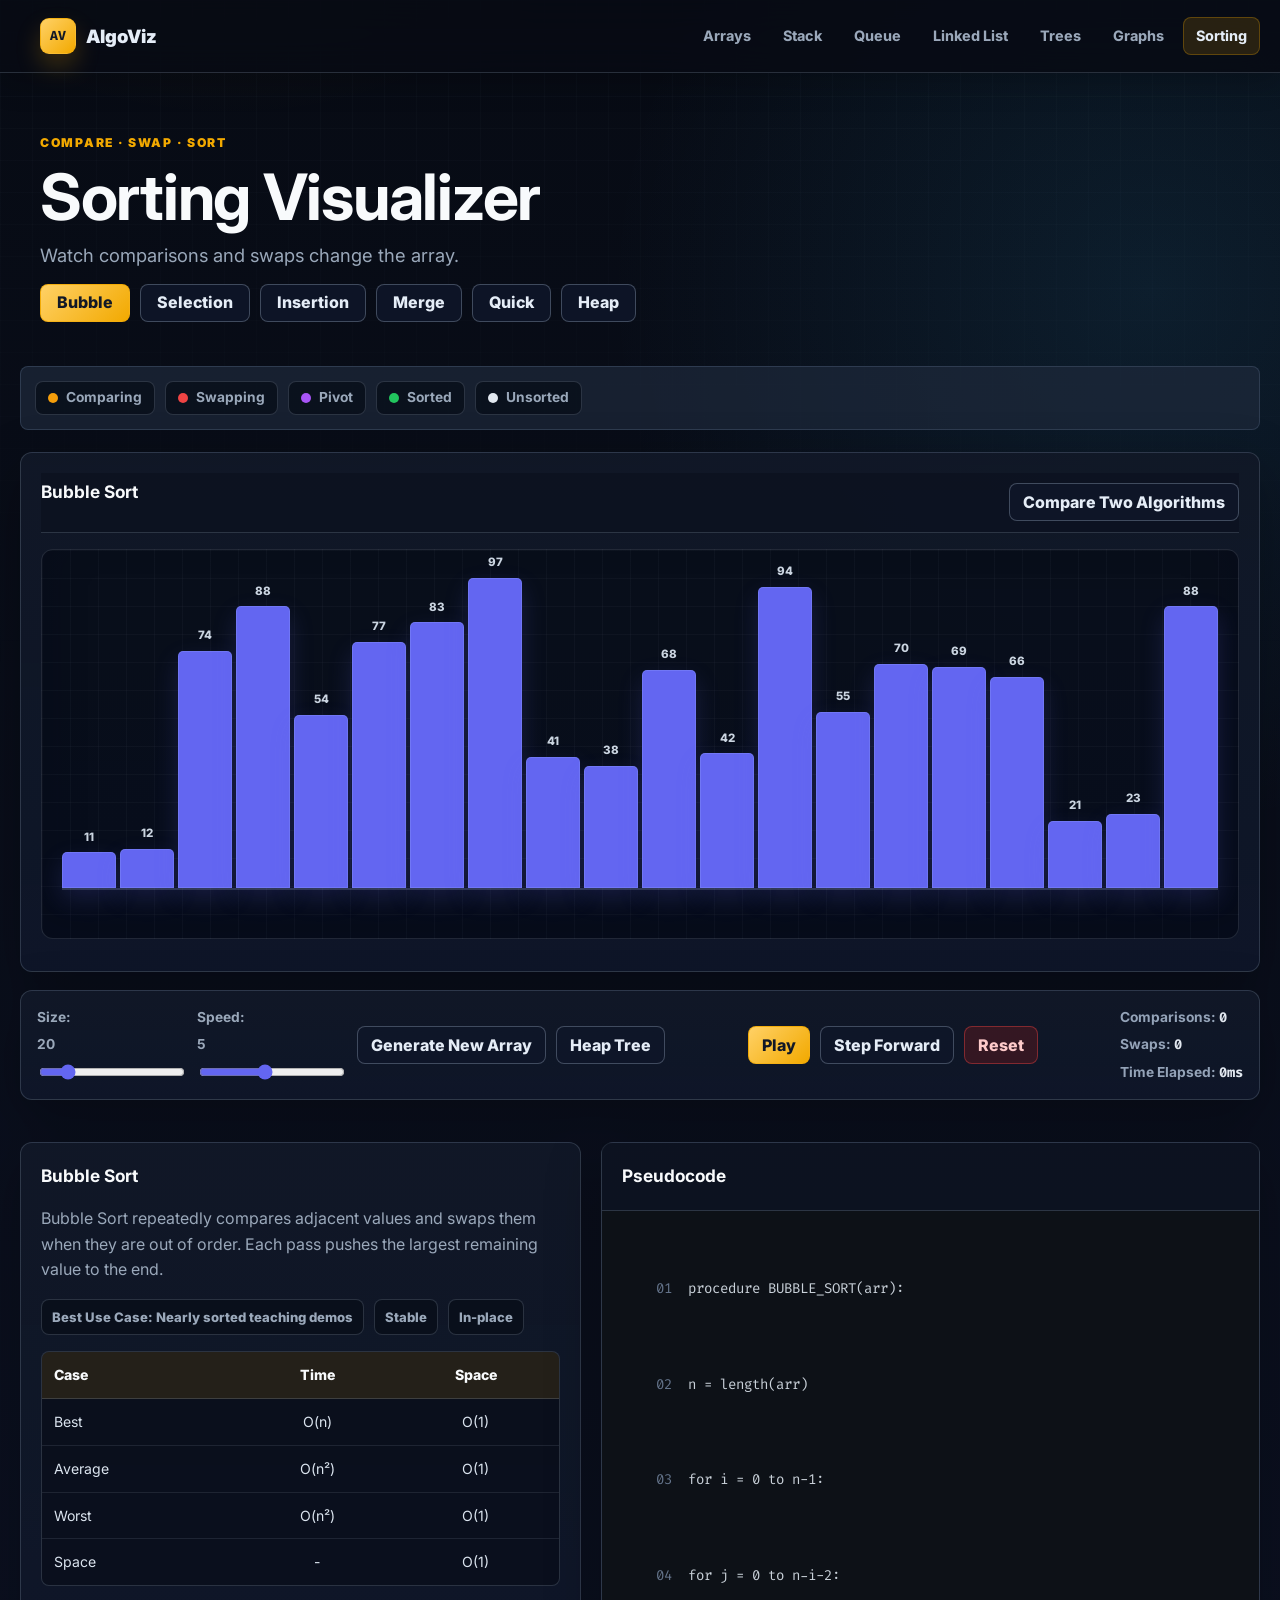
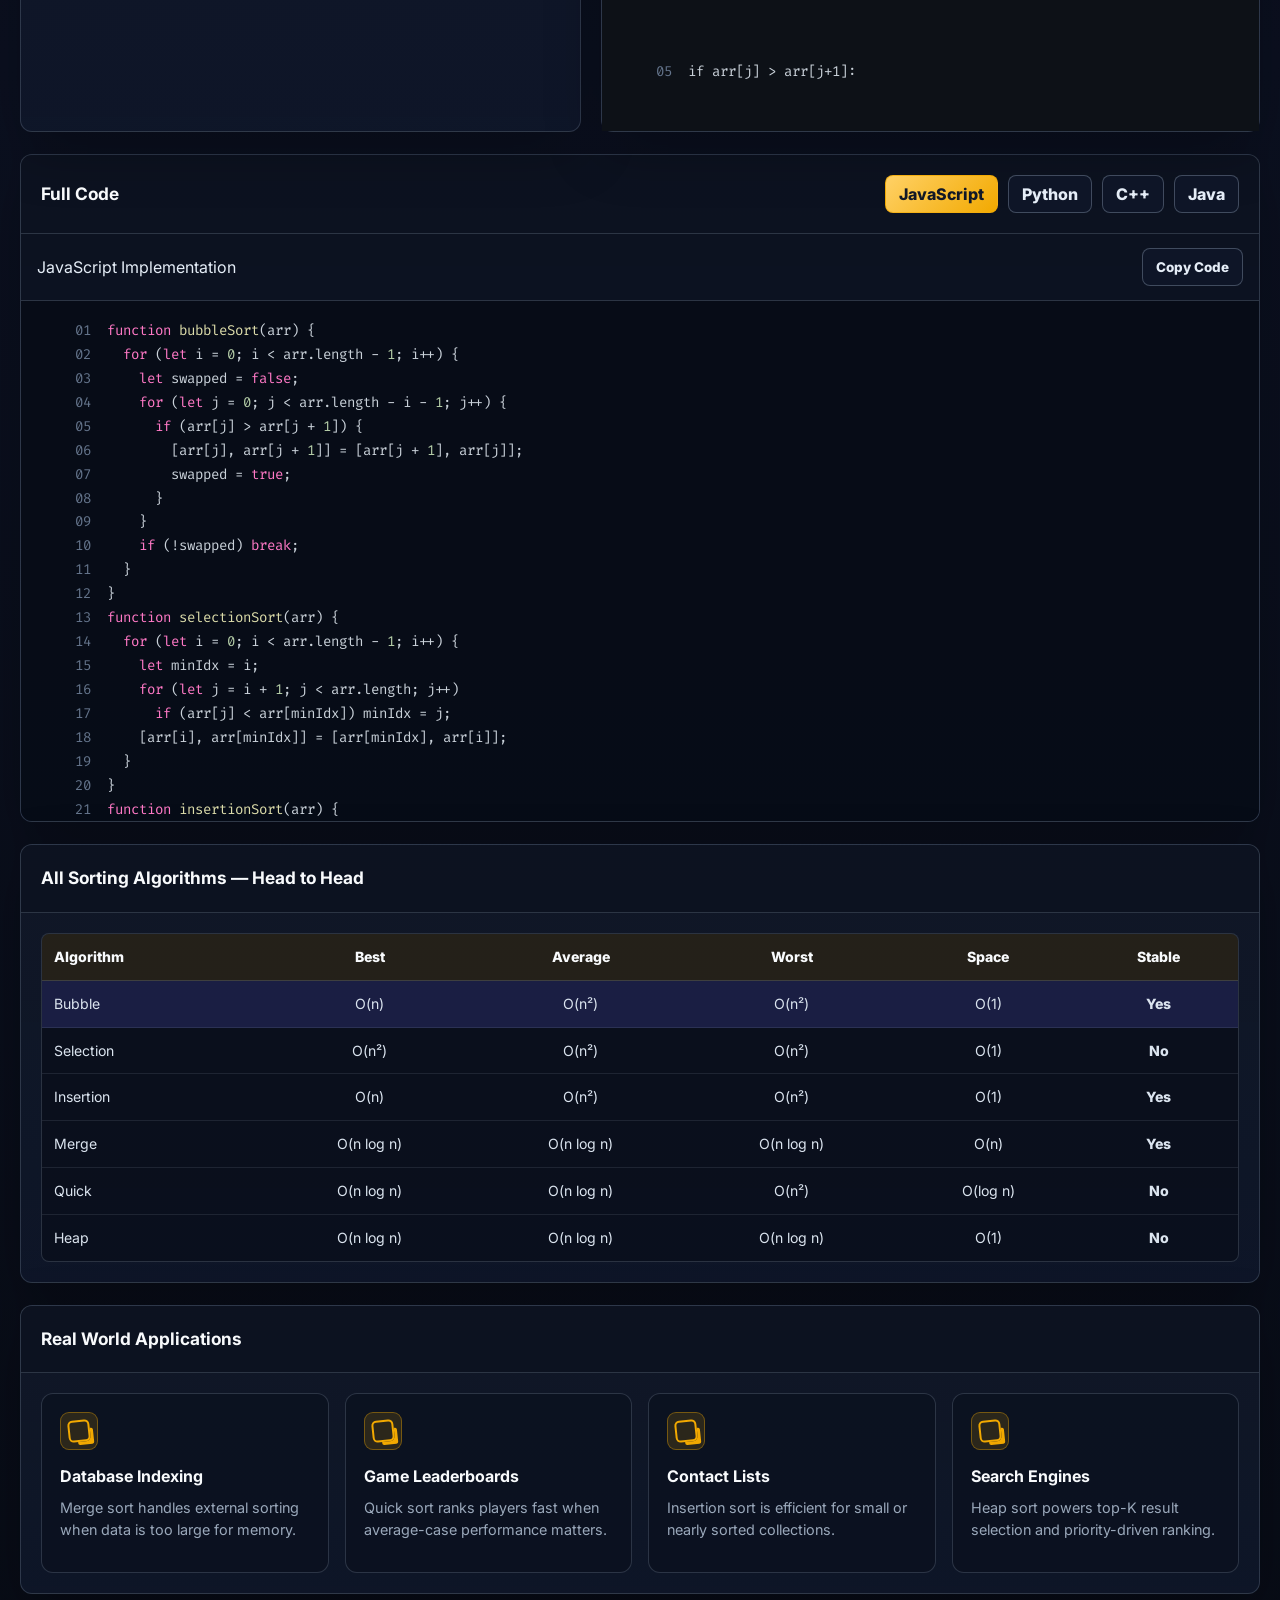
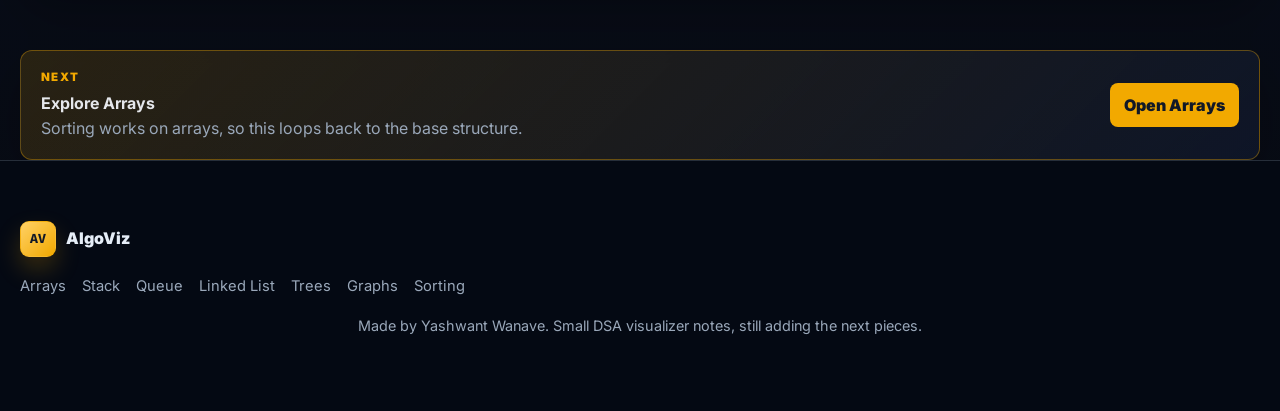
<file: sorting.html>
<!DOCTYPE html>
<html lang="en">
<head>
  <meta charset="UTF-8">
  <meta name="viewport" content="width=device-width, initial-scale=1.0">
  <title>Sorting Visualizer | AlgoViz</title>
  <link rel="preconnect" href="https://fonts.googleapis.com">
  <link rel="preconnect" href="https://fonts.gstatic.com" crossorigin>
  <link href="https://fonts.googleapis.com/css2?family=Fira+Code:wght@400;500;600&family=Inter:wght@400;500;600;700;800&display=swap" rel="stylesheet">
  <style>
    :root {
      --bg: #0f172a;
      --panel: #1e293b;
      --border: #334155;
      --text: #e2e8f0;
      --muted: #94a3b8;
      --accent: #6366f1;
      --accent-strong: #818cf8;
      --secondary: #22d3ee;
      --success: #22c55e;
      --compare: #f59e0b;
      --swap: #ef4444;
      --pivot: #a855f7;
      --shadow: 0 24px 80px rgba(2, 6, 23, 0.32);
      --radius: 8px;
    }

    * { box-sizing: border-box; }
    html { scroll-behavior: smooth; }

    body {
      min-height: 100vh;
      margin: 0;
      color: var(--text);
      font-family: "Inter", system-ui, -apple-system, BlinkMacSystemFont, "Segoe UI", sans-serif;
      background:
        radial-gradient(circle at 1px 1px, rgba(148, 163, 184, 0.16) 1px, transparent 0) 0 0 / 28px 28px,
        linear-gradient(135deg, rgba(99, 102, 241, 0.14), transparent 28rem),
        var(--bg);
    }

    body.nav-open { overflow: hidden; }
    button, input, select { font: inherit; }
    button { cursor: pointer; }
    button:disabled, input:disabled, select:disabled { cursor: not-allowed; opacity: 0.55; }
    a { color: inherit; text-decoration: none; }

    .page {
      width: min(1440px, calc(100% - 32px));
      margin: 0 auto;
    }

    .navbar {
      position: sticky;
      top: 0;
      z-index: 30;
      border-bottom: 1px solid rgba(51, 65, 85, 0.78);
      background: rgba(15, 23, 42, 0.86);
      backdrop-filter: blur(18px);
    }

    .nav-inner {
      width: min(1440px, calc(100% - 32px));
      min-height: 72px;
      margin: 0 auto;
      display: flex;
      align-items: center;
      justify-content: space-between;
      gap: 24px;
    }

    .logo {
      display: inline-flex;
      align-items: center;
      gap: 10px;
      color: #6366f1;
      font-size: 1.15rem;
      font-weight: 800;
    }

    .logo-mark {
      width: 34px;
      height: 34px;
      border-radius: 8px;
      display: grid;
      place-items: center;
      color: white;
      background: linear-gradient(135deg, var(--accent), var(--secondary));
      box-shadow: 0 12px 32px rgba(99, 102, 241, 0.36);
      font-size: 0.78rem;
    }

    .nav-links {
      display: flex;
      align-items: center;
      gap: 4px;
      list-style: none;
      margin: 0;
      padding: 0;
    }

    .nav-links a {
      display: inline-flex;
      align-items: center;
      min-height: 40px;
      padding: 0 14px;
      border-radius: 8px;
      color: var(--muted);
      font-weight: 600;
      transition: color 180ms ease, background 180ms ease;
    }

    .nav-links a:hover,
    .nav-links a.active {
      color: var(--accent-strong);
      background: rgba(99, 102, 241, 0.1);
    }

    .hamburger {
      display: none;
      width: 42px;
      height: 42px;
      border: 1px solid var(--border);
      border-radius: 8px;
      background: rgba(30, 41, 59, 0.84);
      color: var(--text);
      align-items: center;
      justify-content: center;
      flex-direction: column;
      gap: 5px;
    }

    .hamburger span {
      width: 18px;
      height: 2px;
      border-radius: 99px;
      background: currentColor;
      transition: transform 180ms ease, opacity 180ms ease;
    }

    .nav-open .hamburger span:nth-child(1) { transform: translateY(7px) rotate(45deg); }
    .nav-open .hamburger span:nth-child(2) { opacity: 0; }
    .nav-open .hamburger span:nth-child(3) { transform: translateY(-7px) rotate(-45deg); }

    .hero {
      padding: 54px 0 18px;
      display: grid;
      gap: 18px;
    }

    .eyebrow {
      margin: 0;
      color: var(--secondary);
      font-size: 0.83rem;
      font-weight: 800;
      letter-spacing: 0.16em;
      text-transform: uppercase;
    }

    .hero h1 {
      margin: 0;
      font-size: clamp(2.4rem, 5vw, 5.2rem);
      line-height: 0.94;
    }

    .hero p {
      max-width: 760px;
      margin: 0;
      color: var(--muted);
      font-size: clamp(1rem, 2vw, 1.22rem);
      line-height: 1.7;
    }

    .algorithm-tabs,
    .tabs,
    .legend-bar {
      display: flex;
      flex-wrap: wrap;
      gap: 10px;
    }

    .algorithm-tabs { overflow-x: auto; padding-bottom: 2px; }

    .algo-button,
    .tab-button,
    .control-button,
    .copy-button,
    .select {
      border: 1px solid var(--border);
      border-radius: 8px;
      color: var(--text);
      background: rgba(30, 41, 59, 0.74);
      transition: transform 180ms ease, border-color 180ms ease, background 180ms ease, color 180ms ease, box-shadow 180ms ease;
    }

    .algo-button {
      min-height: 42px;
      padding: 0 16px;
      font-weight: 800;
      white-space: nowrap;
    }

    .algo-button.active,
    .tab-button.active {
      border-color: rgba(99, 102, 241, 0.9);
      color: white;
      background: rgba(99, 102, 241, 0.22);
      box-shadow: 0 0 0 3px rgba(99, 102, 241, 0.12);
    }

    .legend-bar {
      margin-bottom: 18px;
      padding: 14px;
      border: 1px solid rgba(51, 65, 85, 0.86);
      border-radius: 8px;
      background: rgba(30, 41, 59, 0.72);
    }

    .legend-pill {
      display: inline-flex;
      align-items: center;
      gap: 8px;
      min-height: 34px;
      padding: 0 12px;
      border: 1px solid rgba(51, 65, 85, 0.82);
      border-radius: 999px;
      color: var(--muted);
      background: rgba(15, 23, 42, 0.52);
      font-size: 0.86rem;
      font-weight: 700;
    }

    .dot {
      width: 10px;
      height: 10px;
      border-radius: 50%;
      background: var(--accent);
    }
    .dot.compare { background: var(--compare); }
    .dot.swap { background: var(--swap); }
    .dot.pivot { background: var(--pivot); }
    .dot.sorted { background: var(--success); }
    .dot.unsorted { background: #e2e8f0; }

    .panel,
    .section {
      border: 1px solid rgba(51, 65, 85, 0.86);
      border-radius: var(--radius);
      background: rgba(30, 41, 59, 0.88);
      box-shadow: var(--shadow);
    }

    .visual-panel {
      min-height: 520px;
      padding: 20px;
      display: grid;
      gap: 16px;
      overflow: hidden;
    }

    .visual-header,
    .control-strip,
    .code-toolbar,
    .section-heading {
      display: flex;
      align-items: center;
      justify-content: space-between;
      gap: 16px;
    }

    .visual-header h2,
    .section-heading h2 {
      margin: 0;
      font-size: 1.08rem;
    }

    .warning-text {
      margin: 0;
      min-height: 1.4em;
      color: var(--compare);
      font-size: 0.9rem;
      font-weight: 700;
    }

    .bar-stage,
    .compare-stage {
      position: relative;
      min-height: 390px;
      border: 1px solid rgba(51, 65, 85, 0.72);
      border-radius: 8px;
      background:
        linear-gradient(180deg, rgba(15, 23, 42, 0.28), rgba(15, 23, 42, 0.78)),
        radial-gradient(circle at 50% 0%, rgba(99, 102, 241, 0.17), transparent 34rem);
      box-shadow: inset 0 -22px 48px rgba(2, 6, 23, 0.18);
      overflow: hidden;
    }

    .bar-chart {
      position: absolute;
      inset: 28px 20px 48px;
      display: flex;
      align-items: end;
      gap: 4px;
      border-bottom: 2px solid rgba(148, 163, 184, 0.26);
    }

    .bar {
      position: relative;
      flex: 1 1 0;
      min-width: 3px;
      border: 1px solid rgba(129, 140, 248, 0.46);
      border-radius: 5px 5px 0 0;
      background: var(--accent);
      box-shadow: 0 10px 24px rgba(99, 102, 241, 0.18);
      transition: height 0.3s ease, background 0.18s ease, transform 0.3s ease, box-shadow 0.18s ease;
    }

    .bar.compare { background: var(--compare); border-color: rgba(245, 158, 11, 0.9); }
    .bar.swap { background: var(--swap); border-color: rgba(239, 68, 68, 0.9); transform: translateY(-7px); }
    .bar.pivot { background: var(--pivot); border-color: rgba(168, 85, 247, 0.92); box-shadow: 0 0 22px rgba(168, 85, 247, 0.24); }
    .bar.sorted { background: var(--success); border-color: rgba(34, 197, 94, 0.9); box-shadow: 0 0 18px rgba(34, 197, 94, 0.2); }
    .bar.overwrite { transform: translateY(-12px); }

    .bar-value {
      position: absolute;
      left: 50%;
      bottom: calc(100% + 7px);
      transform: translateX(-50%);
      color: #cbd5e1;
      font-size: 0.72rem;
      font-weight: 800;
      white-space: nowrap;
    }

    .partition-line {
      position: absolute;
      top: 28px;
      bottom: 48px;
      width: 1px;
      background: rgba(168, 85, 247, 0.42);
      box-shadow: 0 0 12px rgba(168, 85, 247, 0.4);
    }

    .merge-aux {
      position: absolute;
      left: 20px;
      right: 20px;
      top: 18px;
      min-height: 32px;
      display: flex;
      gap: 5px;
      color: var(--secondary);
      font-family: "Fira Code", monospace;
      font-size: 0.76rem;
      font-weight: 800;
    }

    .merge-aux span {
      border: 1px solid rgba(34, 211, 238, 0.3);
      border-radius: 6px;
      padding: 5px 8px;
      background: rgba(34, 211, 238, 0.08);
      animation: auxLift 360ms ease;
    }

    .heap-tree {
      display: none;
      position: absolute;
      right: 20px;
      top: 20px;
      width: min(280px, 40%);
      padding: 12px;
      border: 1px solid rgba(51, 65, 85, 0.86);
      border-radius: 8px;
      background: rgba(15, 23, 42, 0.84);
    }

    .heap-tree.visible { display: grid; gap: 8px; }

    .heap-level {
      display: flex;
      justify-content: center;
      gap: 8px;
    }

    .heap-node {
      min-width: 28px;
      min-height: 28px;
      display: grid;
      place-items: center;
      border: 1px solid rgba(34, 211, 238, 0.32);
      border-radius: 999px;
      color: #cffafe;
      background: rgba(34, 211, 238, 0.1);
      font-family: "Fira Code", monospace;
      font-size: 0.72rem;
      font-weight: 800;
    }

    .control-strip {
      margin-top: 18px;
      align-items: stretch;
      padding: 16px;
      border: 1px solid rgba(51, 65, 85, 0.86);
      border-radius: 8px;
      background: rgba(30, 41, 59, 0.78);
    }

    .control-group {
      display: flex;
      align-items: center;
      flex-wrap: wrap;
      gap: 10px;
    }

    .control-field {
      display: grid;
      gap: 6px;
      min-width: 150px;
      color: var(--muted);
      font-size: 0.86rem;
      font-weight: 700;
    }

    .range {
      accent-color: var(--accent);
    }

    .control-button,
    .copy-button,
    .tab-button {
      min-height: 40px;
      padding: 0 13px;
      font-weight: 800;
    }

    .control-button.primary {
      border-color: transparent;
      color: white;
      background: linear-gradient(135deg, var(--accent), #4f46e5);
    }

    .control-button.secondary {
      border-color: rgba(34, 211, 238, 0.5);
      color: #cffafe;
      background: rgba(34, 211, 238, 0.12);
    }

    .control-button.danger {
      border-color: rgba(239, 68, 68, 0.45);
      background: rgba(239, 68, 68, 0.11);
    }

    .control-button.toggle-on {
      border-color: rgba(34, 197, 94, 0.7);
      background: rgba(34, 197, 94, 0.14);
      color: #bbf7d0;
    }

    .control-button:hover:not(:disabled),
    .algo-button:hover,
    .tab-button:hover,
    .copy-button:hover {
      transform: translateY(-1px);
      border-color: rgba(34, 211, 238, 0.78);
      box-shadow: 0 16px 34px rgba(2, 6, 23, 0.24), 0 0 24px rgba(34, 211, 238, 0.08);
    }

    .stats {
      display: grid;
      gap: 6px;
      color: var(--muted);
      font-size: 0.86rem;
      font-weight: 700;
    }

    .stats strong {
      color: var(--text);
      font-family: "Fira Code", monospace;
    }

    .split-layout {
      display: grid;
      grid-template-columns: minmax(0, 0.92fr) minmax(0, 1.08fr);
      gap: 20px;
      margin-top: 20px;
    }

    .panel-body {
      padding: 20px;
      display: grid;
      gap: 16px;
    }

    .panel-body h2,
    .panel-body h3 {
      margin: 0;
      font-size: 1.08rem;
    }

    .panel-body p {
      margin: 0;
      color: var(--muted);
      line-height: 1.6;
    }

    .badges {
      display: flex;
      flex-wrap: wrap;
      gap: 10px;
    }

    .badge {
      border: 1px solid rgba(51, 65, 85, 0.82);
      border-radius: 999px;
      padding: 7px 10px;
      color: #cbd5e1;
      background: rgba(15, 23, 42, 0.52);
      font-size: 0.82rem;
      font-weight: 800;
    }

    .data-table {
      width: 100%;
      border-collapse: collapse;
      overflow: hidden;
      border: 1px solid var(--border);
      border-radius: 8px;
      background: rgba(15, 23, 42, 0.42);
    }

    .data-table th,
    .data-table td {
      padding: 12px;
      border-bottom: 1px solid rgba(51, 65, 85, 0.76);
      color: var(--text);
      font-size: 0.88rem;
      text-align: left;
      vertical-align: middle;
    }

    .data-table th {
      color: #cbd5e1;
      background: rgba(15, 23, 42, 0.62);
      font-weight: 800;
    }

    .data-table tr:last-child td { border-bottom: 0; }
    .data-table td:not(:first-child), .data-table th:not(:first-child) { text-align: center; }
    .data-table tr.active-row td { background: rgba(99, 102, 241, 0.18); color: white; }
    .stable-yes { color: #86efac; font-weight: 800; }
    .stable-no { color: #fca5a5; font-weight: 800; }

    .pseudo-panel {
      background: #0d1117;
    }

    .pseudo-code,
    .code-block {
      margin: 0;
      color: #c9d1d9;
      font-family: "Fira Code", Consolas, monospace;
      font-size: 0.88rem;
      line-height: 1.7;
      white-space: pre;
      min-width: max-content;
    }

    .pseudo-scroll,
    .code-scroll {
      max-height: 520px;
      overflow: auto;
      padding: 18px 20px 22px;
      background: #0d1117;
    }

    .pseudo-line,
    .code-line {
      display: grid;
      grid-template-columns: 42px 1fr;
      gap: 16px;
      min-height: 1.7em;
      border-radius: 8px;
      padding: 0 8px;
    }

    .pseudo-line.active {
      color: white;
      background: rgba(99, 102, 241, 0.24);
      box-shadow: inset 3px 0 0 var(--accent);
    }

    .line-number,
    .code-line-number {
      color: #64748b;
      text-align: right;
      user-select: none;
    }

    .code-panel { margin-top: 20px; background: #0d1117; overflow: hidden; }

    .code-toolbar {
      padding: 14px 16px;
      border-bottom: 1px solid rgba(51, 65, 85, 0.74);
      background: #0d1117;
    }

    .copy-button { color: var(--secondary); font-size: 0.84rem; }
    .token-comment, .token-string { color: #6a9955; }
    .token-keyword { color: #ff79c6; }
    .token-type { color: #8be9fd; }
    .token-function { color: #dcdcaa; }
    .token-number { color: #b5cea8; }

    .comparison-mode {
      display: none;
      gap: 16px;
      grid-template-columns: repeat(2, minmax(0, 1fr));
    }

    .comparison-mode.visible { display: grid; }
    .single-mode.hidden { display: none; }

    .race-panel {
      display: grid;
      gap: 12px;
    }

    .race-toolbar {
      display: flex;
      justify-content: space-between;
      gap: 10px;
      align-items: center;
    }

    .select {
      min-height: 40px;
      padding: 0 10px;
      outline: none;
    }

    .race-stage {
      min-height: 300px;
      position: relative;
      border: 1px solid rgba(51, 65, 85, 0.72);
      border-radius: 8px;
      background: rgba(15, 23, 42, 0.58);
      overflow: hidden;
    }

    .winner-badge {
      display: none;
      border: 1px solid rgba(34, 197, 94, 0.7);
      border-radius: 999px;
      padding: 6px 10px;
      color: #bbf7d0;
      background: rgba(34, 197, 94, 0.14);
      font-weight: 800;
      font-size: 0.8rem;
    }

    .winner-badge.visible { display: inline-flex; }

    .section {
      margin-top: 20px;
      overflow: hidden;
    }

    .section-heading {
      padding: 20px;
      border-bottom: 1px solid rgba(51, 65, 85, 0.74);
    }

    .comparison-wrap {
      padding: 20px;
      overflow-x: auto;
    }

    .applications {
      display: grid;
      grid-template-columns: repeat(4, minmax(0, 1fr));
      gap: 16px;
      padding: 20px;
    }

    .app-card {
      min-height: 180px;
      border: 1px solid rgba(51, 65, 85, 0.86);
      border-radius: 8px;
      padding: 18px;
      background: rgba(15, 23, 42, 0.48);
      transition: transform 200ms ease, border-color 200ms ease, box-shadow 200ms ease;
    }

    .app-card:hover {
      transform: translateY(-5px);
      border-color: rgba(34, 211, 238, 0.6);
      box-shadow: 0 24px 48px rgba(2, 6, 23, 0.34), 0 0 28px rgba(34, 211, 238, 0.08);
    }

    .app-icon { font-size: 1.9rem; }
    .app-card h3 { margin: 14px 0 8px; font-size: 1rem; }
    .app-card p { margin: 0; color: var(--muted); line-height: 1.55; font-size: 0.9rem; }

    .footer {
      margin-top: 28px;
      border-top: 1px solid #334155;
      padding: 30px 0 40px;
      color: var(--muted);
      text-align: center;
    }

    .footer-inner {
      width: min(1440px, calc(100% - 32px));
      margin: 0 auto;
      display: grid;
      gap: 14px;
      justify-items: center;
    }

    .footer-logo {
      color: #6366f1;
      font-size: 1.2rem;
      font-weight: 800;
    }

    .footer-tagline, .footer-copy { margin: 0; }

    .footer-nav {
      display: flex;
      flex-wrap: wrap;
      justify-content: center;
      gap: 10px 16px;
      font-weight: 700;
    }

    .footer-nav a { color: var(--muted); transition: color 180ms ease; }
    .footer-nav a:hover { color: var(--accent-strong); }

    @keyframes auxLift {
      0% { transform: translateY(12px); opacity: 0; }
      100% { transform: translateY(0); opacity: 1; }
    }

    @media (max-width: 1040px) {
      .control-strip,
      .split-layout {
        grid-template-columns: 1fr;
      }

      .control-strip {
        align-items: flex-start;
        flex-direction: column;
      }

      .applications { grid-template-columns: repeat(2, minmax(0, 1fr)); }
      .comparison-mode { grid-template-columns: 1fr; }
    }

    @media (max-width: 820px) {
      .page, .nav-inner { width: min(100% - 24px, 720px); }
      .hamburger { display: inline-flex; }
      .nav-links {
        position: fixed;
        top: 72px;
        right: 12px;
        left: 12px;
        display: none;
        flex-direction: column;
        align-items: stretch;
        padding: 12px;
        border: 1px solid var(--border);
        border-radius: 8px;
        background: rgba(15, 23, 42, 0.96);
        box-shadow: var(--shadow);
      }
      .nav-open .nav-links { display: flex; }
      .nav-links a { justify-content: center; }
      .hero { padding-top: 36px; }
      .bar-stage { min-height: 330px; }
      .comparison-mode.visible { display: none; }
      .applications { grid-template-columns: 1fr; }
      .bar-value { display: none; }
    }


    /* Shared site shell: common nav/footer/closing bits without changing visualizer logic. */
    .eyebrow {
      margin: 0 0 0.45rem;
      color: #f2a900;
      font-size: 0.78rem;
      font-weight: 800;
      letter-spacing: 0.12em;
      text-transform: uppercase;
    }
    .av-shell-footer {
      margin-top: 0;
      border-top: 1px solid rgba(148, 163, 184, 0.22);
      background: rgba(9, 15, 23, 0.94);
      color: rgba(226, 232, 240, 0.78);
    }
    .av-footer-inner {
      width: min(1500px, calc(100% - 32px));
      margin: 0 auto;
      padding: 28px 0 34px;
      display: grid;
      gap: 16px;
    }
    .av-footer-brand {
      display: flex;
      align-items: center;
      gap: 10px;
      color: #f8fafc;
      font-weight: 900;
      text-decoration: none;
    }
    .av-logo-mark {
      width: 34px;
      height: 34px;
      display: inline-grid;
      place-items: center;
      border-radius: 8px;
      color: #111827;
      background: #f2a900;
      font-family: "Fira Code", monospace;
      font-size: 0.82rem;
      box-shadow: 0 10px 24px rgba(242, 169, 0, 0.22);
    }
    .av-footer-links {
      display: flex;
      flex-wrap: wrap;
      gap: 10px 16px;
    }
    .av-footer-links a {
      color: inherit;
      text-decoration: none;
      font-size: 0.92rem;
    }
    .av-footer-links a:hover { color: #f2a900; }
    .av-footer-note {
      margin: 0;
      color: rgba(148, 163, 184, 0.92);
      line-height: 1.6;
      font-size: 0.9rem;
    }
    .av-next-section {
      width: min(1500px, calc(100% - 32px));
      margin: 30px auto 0;
      padding: 18px 20px;
      border: 1px solid rgba(242, 169, 0, 0.34);
      border-radius: 10px;
      background: linear-gradient(135deg, rgba(242, 169, 0, 0.11), rgba(15, 23, 42, 0.68));
      display: flex;
      align-items: center;
      justify-content: space-between;
      gap: 18px;
      color: #e5e7eb;
    }
    .av-next-section p { margin: 0; color: rgba(226, 232, 240, 0.78); }
    .av-next-section a {
      color: #111827;
      background: #f2a900;
      text-decoration: none;
      font-weight: 900;
      border-radius: 8px;
      padding: 10px 14px;
      white-space: nowrap;
    }
    .av-next-kicker {
      display: block;
      color: #f2a900;
      font-size: 0.72rem;
      font-weight: 900;
      letter-spacing: 0.12em;
      text-transform: uppercase;
      margin-bottom: 4px;
    }
    .av-badge-yes, .av-badge-no {
      display: inline-flex;
      align-items: center;
      justify-content: center;
      min-width: 38px;
      padding: 2px 8px;
      border-radius: 999px;
      font-size: 0.72rem;
      font-weight: 900;
    }
    .av-badge-yes { color: #bbf7d0; background: rgba(22, 101, 52, 0.45); }
    .av-badge-no { color: #fecaca; background: rgba(127, 29, 29, 0.45); }
    .app-icon,
    .app-card > span:first-child,
    .pattern-card > span:first-child {
      width: 38px;
      height: 38px;
      display: inline-grid;
      place-items: center;
      border-radius: 10px;
      background: rgba(242, 169, 0, 0.14);
      border: 1px solid rgba(242, 169, 0, 0.36);
      color: #f2a900;
      font-size: 0;
    }
    .app-icon::before,
    .app-card > span:first-child::before,
    .pattern-card > span:first-child::before {
      content: "";
      width: 18px;
      height: 18px;
      border: 2px solid currentColor;
      border-radius: 5px;
      box-shadow: 6px 6px 0 -3px currentColor;
      transform: rotate(-6deg);
    }
    .av-zoom-controls button,
    .control-button,
    .operation-button,
    .btn-op,
    .btn-traverse {
      letter-spacing: 0;
    }
    @media (max-width: 768px) {
      .av-next-section { align-items: flex-start; flex-direction: column; }
      .av-next-section a { white-space: normal; }
    }

  </style>
  <link rel="stylesheet" href="shared-ui.css">
</head>
<body>
  <nav class="navbar" id="top">
    <div class="nav-inner">
      <a href="array.html" class="logo" aria-label="AlgoViz home"><span class="logo-mark" aria-hidden="true">AV</span><span>AlgoViz</span></a>
      <button class="hamburger" id="menuButton" type="button" aria-label="Toggle navigation" aria-expanded="false">
        <span></span><span></span><span></span>
      </button>
      <ul class="nav-links" id="navLinks">
        <li><a href="array.html">Arrays</a></li>
        <li><a href="stack.html">Stack</a></li>
        <li><a href="queue.html">Queue</a></li>
        <li><a href="linkedlist.html">Linked List</a></li>
        <li><a href="tree.html">Trees</a></li>
        <li><a href="graph.html">Graphs</a></li>
        <li><a class="active" href="sorting.html">Sorting</a></li>
      </ul>
    </div>
  </nav>

  <main class="page">
    <header class="hero">
      <p class="eyebrow">Compare · Swap · Sort</p>
      <h1>Sorting Visualizer</h1>
      <p>Watch comparisons and swaps change the array.</p>
      <div class="algorithm-tabs" id="algorithmTabs" aria-label="Sorting algorithms"></div>
    </header>

    <div class="legend-bar" aria-label="Color legend">
      <span class="legend-pill"><span class="dot compare"></span>Comparing</span>
      <span class="legend-pill"><span class="dot swap"></span>Swapping</span>
      <span class="legend-pill"><span class="dot pivot"></span>Pivot</span>
      <span class="legend-pill"><span class="dot sorted"></span>Sorted</span>
      <span class="legend-pill"><span class="dot unsorted"></span>Unsorted</span>
    </div>

    <section class="panel visual-panel" aria-label="Sorting visualization">
      <div class="visual-header">
        <div>
          <h2 id="visualTitle">Bubble Sort</h2>
          <p class="warning-text" id="warningText"></p>
        </div>
        <button class="control-button secondary" id="compareModeButton" type="button">Compare Two Algorithms</button>
      </div>

      <div class="single-mode" id="singleMode">
        <div class="bar-stage">
          <div class="merge-aux" id="mergeAux"></div>
          <div class="heap-tree" id="heapTree"></div>
          <div class="bar-chart" id="barChart"></div>
          <div id="partitionLines"></div>
        </div>
      </div>

      <div class="comparison-mode" id="comparisonMode">
        <article class="race-panel">
          <div class="race-toolbar">
            <select class="select" id="algorithmA"></select>
            <span class="winner-badge" id="winnerA">Winner</span>
          </div>
          <div class="race-stage"><div class="bar-chart" id="barChartA"></div></div>
          <div class="stats" id="statsA"></div>
        </article>
        <article class="race-panel">
          <div class="race-toolbar">
            <select class="select" id="algorithmB"></select>
            <span class="winner-badge" id="winnerB">Winner</span>
          </div>
          <div class="race-stage"><div class="bar-chart" id="barChartB"></div></div>
          <div class="stats" id="statsB"></div>
        </article>
      </div>
    </section>

    <section class="control-strip" aria-label="Sorting controls">
      <div class="control-group">
        <label class="control-field">Size: <span id="sizeLabel">20</span>
          <input class="range" id="sizeRange" type="range" min="5" max="100" value="20">
        </label>
        <label class="control-field">Speed: <span id="speedLabel">5</span>
          <input class="range" id="speedRange" type="range" min="1" max="10" value="5">
        </label>
        <button class="control-button secondary" id="generateButton" type="button">Generate New Array</button>
        <button class="control-button secondary" id="heapTreeButton" type="button">Heap Tree</button>
      </div>
      <div class="control-group">
        <button class="control-button primary" id="playButton" type="button">Play</button>
        <button class="control-button" id="stepButton" type="button">Step Forward</button>
        <button class="control-button danger" id="resetButton" type="button">Reset</button>
      </div>
      <div class="stats live-stats-panel" id="mainStats" aria-label="Live sorting stats"></div>
    </section>

    <section class="split-layout">
      <article class="panel">
        <div class="panel-body">
          <h2 id="algorithmName">Bubble Sort</h2>
          <p id="algorithmDescription"></p>
          <div class="badges">
            <span class="badge" id="useCaseBadge"></span>
            <span class="badge" id="stableBadge"></span>
            <span class="badge" id="inPlaceBadge"></span>
          </div>
          <table class="data-table" id="complexityTable" aria-label="Complexity table"></table>
        </div>
      </article>
      <article class="panel pseudo-panel">
        <div class="section-heading">
          <h2>Pseudocode</h2>
        </div>
        <div class="pseudo-scroll">
          <pre class="pseudo-code" id="pseudoCode"></pre>
        </div>
      </article>
    </section>

    <section class="section code-panel" aria-label="Full code panel">
      <div class="section-heading">
        <h2>Full Code</h2>
        <div class="tabs" id="codeTabs"></div>
      </div>
      <div class="code-toolbar">
        <span id="codeTitle">JavaScript Implementation</span>
        <button class="copy-button" id="copyButton" type="button">Copy Code</button>
      </div>
      <div class="code-scroll">
        <pre class="code-block"><code id="codeBlock"></code></pre>
      </div>
    </section>

    <section class="section" aria-label="Sorting comparison table">
      <div class="section-heading">
        <h2>All Sorting Algorithms — Head to Head</h2>
      </div>
      <div class="comparison-wrap">
        <table class="data-table" id="algorithmComparison"></table>
      </div>
    </section>

    <section class="section" aria-label="Real world applications">
      <div class="section-heading">
        <h2>Real World Applications</h2>
      </div>
      <div class="applications">
        <article class="app-card"><span class="app-icon"></span><h3>Database Indexing</h3><p>Merge sort handles external sorting when data is too large for memory.</p></article>
        <article class="app-card"><span class="app-icon"></span><h3>Game Leaderboards</h3><p>Quick sort ranks players fast when average-case performance matters.</p></article>
        <article class="app-card"><span class="app-icon"></span><h3>Contact Lists</h3><p>Insertion sort is efficient for small or nearly sorted collections.</p></article>
        <article class="app-card"><span class="app-icon"></span><h3>Search Engines</h3><p>Heap sort powers top-K result selection and priority-driven ranking.</p></article>
      </div>
    </section>
  </main>
  <section class="av-next-section" aria-label="Next topic">
    <div>
      <span class="av-next-kicker">Next</span>
      <strong>Explore Arrays</strong>
      <p>Sorting works on arrays, so this loops back to the base structure.</p>
    </div>
    <a href="array.html">Open Arrays</a>
  </section>

  <footer class="footer av-shell-footer">
    <div class="av-footer-inner">
      <a class="av-footer-brand" href="array.html" aria-label="AlgoViz home">
        <span class="av-logo-mark">AV</span>
        <span>AlgoViz</span>
      </a>
      <nav class="av-footer-links" aria-label="Footer navigation">
        <a href="array.html">Arrays</a>
        <a href="stack.html">Stack</a>
        <a href="queue.html">Queue</a>
        <a href="linkedlist.html">Linked List</a>
        <a href="tree.html">Trees</a>
        <a href="graph.html">Graphs</a>
        <a href="sorting.html">Sorting</a>
      </nav>
      <p class="av-footer-note">Made by Yashwant Wanave. Small DSA visualizer notes, still adding the next pieces.</p>
    </div>
  </footer>

  <script>
    const algorithms = {
      bubble: {
        label: "Bubble",
        name: "Bubble Sort",
        description: "Bubble Sort repeatedly compares adjacent values and swaps them when they are out of order. Each pass pushes the largest remaining value to the end.",
        useCase: "Nearly sorted teaching demos",
        stable: true,
        inPlace: true,
        best: "O(n)",
        average: "O(n²)",
        worst: "O(n²)",
        space: "O(1)"
      },
      selection: {
        label: "Selection",
        name: "Selection Sort",
        description: "Selection Sort scans the unsorted portion to find the minimum value, then places it at the next sorted position.",
        useCase: "Few writes, tiny arrays",
        stable: false,
        inPlace: true,
        best: "O(n²)",
        average: "O(n²)",
        worst: "O(n²)",
        space: "O(1)"
      },
      insertion: {
        label: "Insertion",
        name: "Insertion Sort",
        description: "Insertion Sort builds a sorted prefix by sliding larger values right until the current key can be inserted.",
        useCase: "Small or nearly sorted arrays",
        stable: true,
        inPlace: true,
        best: "O(n)",
        average: "O(n²)",
        worst: "O(n²)",
        space: "O(1)"
      },
      merge: {
        label: "Merge",
        name: "Merge Sort",
        description: "Merge Sort divides the array, recursively sorts each half, and merges sorted halves using an auxiliary array.",
        useCase: "External sorting",
        stable: true,
        inPlace: false,
        best: "O(n log n)",
        average: "O(n log n)",
        worst: "O(n log n)",
        space: "O(n)"
      },
      quick: {
        label: "Quick",
        name: "Quick Sort",
        description: "Quick Sort partitions values around a pivot, then recursively sorts the values below and above that pivot.",
        useCase: "Fast average-case ranking",
        stable: false,
        inPlace: true,
        best: "O(n log n)",
        average: "O(n log n)",
        worst: "O(n²)",
        space: "O(log n)"
      },
      heap: {
        label: "Heap",
        name: "Heap Sort",
        description: "Heap Sort first builds a max heap, then repeatedly moves the largest value to the end and restores the heap property.",
        useCase: "Priority and top-K workflows",
        stable: false,
        inPlace: true,
        best: "O(n log n)",
        average: "O(n log n)",
        worst: "O(n log n)",
        space: "O(1)"
      }
    };

    const pseudocode = {
      bubble: ["procedure BUBBLE_SORT(arr):", "n = length(arr)", "for i = 0 to n-1:", "for j = 0 to n-i-2:", "if arr[j] > arr[j+1]:", "swap(arr[j], arr[j+1])", "if no swaps: break (optimized)"],
      selection: ["procedure SELECTION_SORT(arr):", "n = length(arr)", "for i = 0 to n-1:", "minIdx = i", "for j = i+1 to n-1:", "if arr[j] < arr[minIdx]:", "minIdx = j", "swap(arr[i], arr[minIdx])"],
      insertion: ["procedure INSERTION_SORT(arr):", "for i = 1 to n-1:", "key = arr[i]", "j = i - 1", "while j >= 0 and arr[j] > key:", "arr[j+1] = arr[j]", "j = j - 1", "arr[j+1] = key"],
      merge: ["procedure MERGE_SORT(arr, left, right):", "if left < right:", "mid = (left + right) / 2", "MERGE_SORT(arr, left, mid)", "MERGE_SORT(arr, mid+1, right)", "MERGE(arr, left, mid, right)"],
      quick: ["procedure QUICK_SORT(arr, low, high):", "if low < high:", "pivot = arr[high]", "i = low - 1", "for j = low to high-1:", "if arr[j] <= pivot:", "i = i + 1", "swap(arr[i], arr[j])", "swap(arr[i+1], arr[high])", "QUICK_SORT(arr, low, i)", "QUICK_SORT(arr, i+2, high)"],
      heap: ["procedure HEAP_SORT(arr):", "BUILD_MAX_HEAP(arr)", "for i = n-1 to 1:", "swap(arr[0], arr[i])", "HEAPIFY(arr, 0, i)", "procedure HEAPIFY(arr, i, n):", "largest = i", "left = 2*i + 1", "right = 2*i + 2", "if left < n and arr[left] > arr[largest]:", "largest = left", "if right < n and arr[right] > arr[largest]:", "largest = right", "if largest != i:", "swap(arr[i], arr[largest])", "HEAPIFY(arr, largest, n)"]
    };

    const dom = {
      menuButton: document.getElementById("menuButton"),
      navLinks: document.getElementById("navLinks"),
      algorithmTabs: document.getElementById("algorithmTabs"),
      warningText: document.getElementById("warningText"),
      visualTitle: document.getElementById("visualTitle"),
      barChart: document.getElementById("barChart"),
      mergeAux: document.getElementById("mergeAux"),
      heapTree: document.getElementById("heapTree"),
      heapTreeButton: document.getElementById("heapTreeButton"),
      partitionLines: document.getElementById("partitionLines"),
      sizeRange: document.getElementById("sizeRange"),
      sizeLabel: document.getElementById("sizeLabel"),
      speedRange: document.getElementById("speedRange"),
      speedLabel: document.getElementById("speedLabel"),
      generateButton: document.getElementById("generateButton"),
      playButton: document.getElementById("playButton"),
      stepButton: document.getElementById("stepButton"),
      resetButton: document.getElementById("resetButton"),
      compareModeButton: document.getElementById("compareModeButton"),
      singleMode: document.getElementById("singleMode"),
      comparisonMode: document.getElementById("comparisonMode"),
      algorithmA: document.getElementById("algorithmA"),
      algorithmB: document.getElementById("algorithmB"),
      barChartA: document.getElementById("barChartA"),
      barChartB: document.getElementById("barChartB"),
      winnerA: document.getElementById("winnerA"),
      winnerB: document.getElementById("winnerB"),
      statsA: document.getElementById("statsA"),
      statsB: document.getElementById("statsB"),
      mainStats: document.getElementById("mainStats"),
      algorithmName: document.getElementById("algorithmName"),
      algorithmDescription: document.getElementById("algorithmDescription"),
      useCaseBadge: document.getElementById("useCaseBadge"),
      stableBadge: document.getElementById("stableBadge"),
      inPlaceBadge: document.getElementById("inPlaceBadge"),
      complexityTable: document.getElementById("complexityTable"),
      pseudoCode: document.getElementById("pseudoCode"),
      codeTabs: document.getElementById("codeTabs"),
      codeTitle: document.getElementById("codeTitle"),
      codeBlock: document.getElementById("codeBlock"),
      copyButton: document.getElementById("copyButton"),
      algorithmComparison: document.getElementById("algorithmComparison")
    };

    let activeAlgorithm = "bubble";
    let activeCode = "JavaScript";
    let array = [];
    let originalArray = [];
    let displayArray = [];
    let steps = [];
    let currentStep = -1;
    let isPlaying = false;
    let startedAt = 0;
    let stats = { comparisons: 0, swaps: 0, time: 0 };
    let highlight = { type: "", indices: [], sorted: new Set(), pivot: null, aux: [], bounds: null };
    let comparisonMode = false;
    let showHeapTree = false;
    let race = null;

    class Animator {
      constructor(steps, bars, speed) {
        this.steps = steps;
        this.bars = bars;
        this.speed = speed;
        this.index = -1;
        this.isPlaying = false;
        this.startedAt = 0;
        this.stats = { comparisons: 0, swaps: 0, time: 0 };
      }

      reset() {
        this.index = -1;
        this.isPlaying = false;
        this.startedAt = 0;
        this.stats = { comparisons: 0, swaps: 0, time: 0 };
        this.bars.reset();
      }

      async play() {
        this.isPlaying = true;
        if (!this.startedAt) this.startedAt = Date.now();
        while (this.isPlaying && this.index < this.steps.length - 1) {
          this.stepForward();
          await sleep(this.speed());
        }
        if (this.index >= this.steps.length - 1) {
          this.isPlaying = false;
          this.bars.complete(this.stats);
        }
      }

      pause() { this.isPlaying = false; }

      stepForward() {
        if (this.index >= this.steps.length - 1) return false;
        this.index += 1;
        const step = this.steps[this.index];
        if (step.type === "compare") this.stats.comparisons += 1;
        if (step.type === "swap") this.stats.swaps += 1;
        this.stats.time = this.startedAt ? Date.now() - this.startedAt : 0;
        this.bars.applyStep(step, this.stats, this.index);
        return true;
      }
    }

    function sleep(ms) {
      return new Promise(resolve => setTimeout(resolve, ms));
    }

    function getDelay() {
      const speed = Number(dom.speedRange.value);
      return Math.round(1000 - ((speed - 1) / 9) * 950);
    }

    function generateRandom(size) {
      return Array.from({ length: size }, () => Math.floor(10 + Math.random() * 90));
    }

    function generateNearlySorted(size) {
      const arr = Array.from({ length: size }, (_, index) => Math.round(10 + index * (90 / Math.max(1, size - 1))));
      for (let i = 0; i < Math.max(1, Math.floor(size / 8)); i += 1) {
        const a = Math.floor(Math.random() * size);
        const b = Math.floor(Math.random() * size);
        [arr[a], arr[b]] = [arr[b], arr[a]];
      }
      return arr;
    }

    function generateReverseSorted(size) {
      return Array.from({ length: size }, (_, index) => Math.round(100 - index * (90 / Math.max(1, size - 1))));
    }

    function addSortedSteps(steps, length) {
      for (let i = 0; i < length; i += 1) steps.push({ type: "sorted", indices: [i] });
    }

    function getBubbleSortSteps(input) {
      const arr = [...input];
      const steps = [];
      for (let i = 0; i < arr.length - 1; i += 1) {
        let swapped = false;
        for (let j = 0; j < arr.length - i - 1; j += 1) {
          steps.push({ type: "compare", indices: [j, j + 1], line: 4 });
          if (arr[j] > arr[j + 1]) {
            steps.push({ type: "swap", indices: [j, j + 1], line: 5 });
            [arr[j], arr[j + 1]] = [arr[j + 1], arr[j]];
            swapped = true;
          }
        }
        steps.push({ type: "sorted", indices: [arr.length - i - 1], line: 6 });
        if (!swapped) break;
      }
      addSortedSteps(steps, arr.length);
      return steps;
    }

    function getSelectionSortSteps(input) {
      const arr = [...input];
      const steps = [];
      for (let i = 0; i < arr.length - 1; i += 1) {
        let minIdx = i;
        steps.push({ type: "pivot", indices: [i], line: 3 });
        for (let j = i + 1; j < arr.length; j += 1) {
          steps.push({ type: "compare", indices: [j, minIdx], line: 5 });
          if (arr[j] < arr[minIdx]) minIdx = j;
        }
        if (minIdx !== i) {
          steps.push({ type: "swap", indices: [i, minIdx], line: 7 });
          [arr[i], arr[minIdx]] = [arr[minIdx], arr[i]];
        }
        steps.push({ type: "sorted", indices: [i], line: 7 });
      }
      addSortedSteps(steps, arr.length);
      return steps;
    }

    function getInsertionSortSteps(input) {
      const arr = [...input];
      const steps = [];
      for (let i = 1; i < arr.length; i += 1) {
        const key = arr[i];
        let j = i - 1;
        steps.push({ type: "pivot", indices: [i], line: 2 });
        while (j >= 0 && arr[j] > key) {
          steps.push({ type: "compare", indices: [j, j + 1], line: 4 });
          arr[j + 1] = arr[j];
          steps.push({ type: "overwrite", indices: [j + 1], values: [arr[j]], line: 5 });
          j -= 1;
        }
        arr[j + 1] = key;
        steps.push({ type: "overwrite", indices: [j + 1], values: [key], line: 7 });
      }
      addSortedSteps(steps, arr.length);
      return steps;
    }

    function getMergeSortSteps(input) {
      const arr = [...input];
      const steps = [];
      function merge(left, mid, right) {
        const leftArr = arr.slice(left, mid + 1);
        const rightArr = arr.slice(mid + 1, right + 1);
        steps.push({ type: "aux", indices: [], values: [...leftArr, ...rightArr], line: 5 });
        let i = 0;
        let j = 0;
        let k = left;
        while (i < leftArr.length && j < rightArr.length) {
          steps.push({ type: "compare", indices: [left + i, mid + 1 + j], line: 5 });
          arr[k] = leftArr[i] <= rightArr[j] ? leftArr[i++] : rightArr[j++];
          steps.push({ type: "overwrite", indices: [k], values: [arr[k]], line: 5 });
          k += 1;
        }
        while (i < leftArr.length) {
          arr[k] = leftArr[i++];
          steps.push({ type: "overwrite", indices: [k], values: [arr[k]], line: 5 });
          k += 1;
        }
        while (j < rightArr.length) {
          arr[k] = rightArr[j++];
          steps.push({ type: "overwrite", indices: [k], values: [arr[k]], line: 5 });
          k += 1;
        }
      }
      function sort(left, right) {
        if (left < right) {
          const mid = Math.floor((left + right) / 2);
          steps.push({ type: "pivot", indices: [mid], line: 2, bounds: [left, right] });
          sort(left, mid);
          sort(mid + 1, right);
          merge(left, mid, right);
        }
      }
      sort(0, arr.length - 1);
      addSortedSteps(steps, arr.length);
      return steps;
    }

    function getQuickSortSteps(input) {
      const arr = [...input];
      const steps = [];
      function partition(low, high) {
        const pivot = arr[high];
        let i = low - 1;
        steps.push({ type: "pivot", indices: [high], line: 2, bounds: [low, high] });
        for (let j = low; j < high; j += 1) {
          steps.push({ type: "compare", indices: [j, high], line: 5, bounds: [low, high] });
          if (arr[j] <= pivot) {
            i += 1;
            steps.push({ type: "swap", indices: [i, j], line: 7, bounds: [low, high] });
            [arr[i], arr[j]] = [arr[j], arr[i]];
          }
        }
        steps.push({ type: "swap", indices: [i + 1, high], line: 8, bounds: [low, high] });
        [arr[i + 1], arr[high]] = [arr[high], arr[i + 1]];
        steps.push({ type: "sorted", indices: [i + 1], line: 8 });
        return i + 1;
      }
      function sort(low, high) {
        if (low < high) {
          const pi = partition(low, high);
          sort(low, pi - 1);
          sort(pi + 1, high);
        }
      }
      sort(0, arr.length - 1);
      addSortedSteps(steps, arr.length);
      return steps;
    }

    function getHeapSortSteps(input) {
      const arr = [...input];
      const steps = [];
      function heapify(n, i) {
        let largest = i;
        const left = 2 * i + 1;
        const right = 2 * i + 2;
        if (left < n) steps.push({ type: "compare", indices: [left, largest], line: 9 });
        if (left < n && arr[left] > arr[largest]) largest = left;
        if (right < n) steps.push({ type: "compare", indices: [right, largest], line: 11 });
        if (right < n && arr[right] > arr[largest]) largest = right;
        if (largest !== i) {
          steps.push({ type: "swap", indices: [i, largest], line: 14 });
          [arr[i], arr[largest]] = [arr[largest], arr[i]];
          heapify(n, largest);
        }
      }
      for (let i = Math.floor(arr.length / 2) - 1; i >= 0; i -= 1) heapify(arr.length, i);
      for (let i = arr.length - 1; i > 0; i -= 1) {
        steps.push({ type: "swap", indices: [0, i], line: 3 });
        [arr[0], arr[i]] = [arr[i], arr[0]];
        steps.push({ type: "sorted", indices: [i], line: 3 });
        heapify(i, 0);
      }
      addSortedSteps(steps, arr.length);
      return steps;
    }

    const stepGenerators = {
      bubble: getBubbleSortSteps,
      selection: getSelectionSortSteps,
      insertion: getInsertionSortSteps,
      merge: getMergeSortSteps,
      quick: getQuickSortSteps,
      heap: getHeapSortSteps
    };

    const codeSamples = {
      JavaScript: `function bubbleSort(arr) {
  for (let i = 0; i < arr.length - 1; i++) {
    let swapped = false;
    for (let j = 0; j < arr.length - i - 1; j++) {
      if (arr[j] > arr[j + 1]) {
        [arr[j], arr[j + 1]] = [arr[j + 1], arr[j]];
        swapped = true;
      }
    }
    if (!swapped) break;
  }
}
function selectionSort(arr) {
  for (let i = 0; i < arr.length - 1; i++) {
    let minIdx = i;
    for (let j = i + 1; j < arr.length; j++)
      if (arr[j] < arr[minIdx]) minIdx = j;
    [arr[i], arr[minIdx]] = [arr[minIdx], arr[i]];
  }
}
function insertionSort(arr) {
  for (let i = 1; i < arr.length; i++) {
    let key = arr[i], j = i - 1;
    while (j >= 0 && arr[j] > key) {
      arr[j + 1] = arr[j];
      j--;
    }
    arr[j + 1] = key;
  }
}
function mergeSort(arr) {
  if (arr.length <= 1) return arr;
  const mid = Math.floor(arr.length / 2);
  const left = mergeSort(arr.slice(0, mid));
  const right = mergeSort(arr.slice(mid));
  return merge(left, right);
}
function merge(left, right) {
  const out = [];
  while (left.length && right.length)
    out.push(left[0] <= right[0] ? left.shift() : right.shift());
  return out.concat(left, right);
}
function quickSort(arr, low = 0, high = arr.length - 1) {
  if (low < high) {
    const pi = partition(arr, low, high);
    quickSort(arr, low, pi - 1);
    quickSort(arr, pi + 1, high);
  }
}
function partition(arr, low, high) {
  const pivot = arr[high];
  let i = low - 1;
  for (let j = low; j < high; j++)
    if (arr[j] <= pivot) [arr[++i], arr[j]] = [arr[j], arr[i]];
  [arr[i + 1], arr[high]] = [arr[high], arr[i + 1]];
  return i + 1;
}
function heapSort(arr) {
  const n = arr.length;
  for (let i = Math.floor(n / 2) - 1; i >= 0; i--) heapify(arr, n, i);
  for (let i = n - 1; i > 0; i--) {
    [arr[0], arr[i]] = [arr[i], arr[0]];
    heapify(arr, i, 0);
  }
}
function heapify(arr, n, i) {
  let largest = i, l = 2 * i + 1, r = 2 * i + 2;
  if (l < n && arr[l] > arr[largest]) largest = l;
  if (r < n && arr[r] > arr[largest]) largest = r;
  if (largest !== i) {
    [arr[i], arr[largest]] = [arr[largest], arr[i]];
    heapify(arr, n, largest);
  }
}`,
      Python: `def bubble_sort(arr):
    for i in range(len(arr) - 1):
        swapped = False
        for j in range(len(arr) - i - 1):
            if arr[j] > arr[j + 1]:
                arr[j], arr[j + 1] = arr[j + 1], arr[j]
                swapped = True
        if not swapped: break
def selection_sort(arr):
    for i in range(len(arr) - 1):
        min_idx = i
        for j in range(i + 1, len(arr)):
            if arr[j] < arr[min_idx]:
                min_idx = j
        arr[i], arr[min_idx] = arr[min_idx], arr[i]
def insertion_sort(arr):
    for i in range(1, len(arr)):
        key, j = arr[i], i - 1
        while j >= 0 and arr[j] > key:
            arr[j + 1] = arr[j]
            j -= 1
        arr[j + 1] = key
def merge_sort(arr):
    if len(arr) <= 1: return arr
    mid = len(arr) // 2
    return merge(merge_sort(arr[:mid]), merge_sort(arr[mid:]))
def merge(left, right):
    out = []
    while left and right:
        out.append(left.pop(0) if left[0] <= right[0] else right.pop(0))
    return out + left + right
def quick_sort(arr, low=0, high=None):
    if high is None: high = len(arr) - 1
    if low < high:
        pi = partition(arr, low, high)
        quick_sort(arr, low, pi - 1)
        quick_sort(arr, pi + 1, high)
def partition(arr, low, high):
    pivot, i = arr[high], low - 1
    for j in range(low, high):
        if arr[j] <= pivot:
            i += 1
            arr[i], arr[j] = arr[j], arr[i]
    arr[i + 1], arr[high] = arr[high], arr[i + 1]
    return i + 1
def heap_sort(arr):
    n = len(arr)
    for i in range(n // 2 - 1, -1, -1): heapify(arr, n, i)
    for i in range(n - 1, 0, -1):
        arr[0], arr[i] = arr[i], arr[0]
        heapify(arr, i, 0)
def heapify(arr, n, i):
    largest, left, right = i, 2*i + 1, 2*i + 2
    if left < n and arr[left] > arr[largest]: largest = left
    if right < n and arr[right] > arr[largest]: largest = right
    if largest != i:
        arr[i], arr[largest] = arr[largest], arr[i]
        heapify(arr, n, largest)`,
      "C++": `// BUBBLE SORT
void bubbleSort(vector<int>& arr) {
    int n = arr.size();
    for (int i = 0; i < n-1; i++) {
        bool swapped = false;
        for (int j = 0; j < n-i-1; j++) {
            if (arr[j] > arr[j+1]) {
                swap(arr[j], arr[j+1]);
                swapped = true;
            }
        }
        if (!swapped) break;
    }
}
// SELECTION SORT
void selectionSort(vector<int>& arr) {
    int n = arr.size();
    for (int i = 0; i < n-1; i++) {
        int minIdx = i;
        for (int j = i+1; j < n; j++)
            if (arr[j] < arr[minIdx])
                minIdx = j;
        swap(arr[i], arr[minIdx]);
    }
}
// INSERTION SORT
void insertionSort(vector<int>& arr) {
    int n = arr.size();
    for (int i = 1; i < n; i++) {
        int key = arr[i], j = i - 1;
        while (j >= 0 && arr[j] > key) {
            arr[j+1] = arr[j];
            j--;
        }
        arr[j+1] = key;
    }
}
// MERGE SORT
void merge(vector<int>& arr, int l, int m, int r) {
    vector<int> left(arr.begin()+l, arr.begin()+m+1);
    vector<int> right(arr.begin()+m+1, arr.begin()+r+1);
    int i=0, j=0, k=l;
    while (i<left.size() && j<right.size())
        arr[k++] = (left[i]<=right[j]) ? left[i++] : right[j++];
    while (i < left.size()) arr[k++] = left[i++];
    while (j < right.size()) arr[k++] = right[j++];
}
void mergeSort(vector<int>& arr, int l, int r) {
    if (l < r) {
        int m = l + (r-l)/2;
        mergeSort(arr, l, m);
        mergeSort(arr, m+1, r);
        merge(arr, l, m, r);
    }
}
// QUICK SORT
int partition(vector<int>& arr, int low, int high) {
    int pivot = arr[high], i = low-1;
    for (int j = low; j < high; j++)
        if (arr[j] <= pivot) swap(arr[++i], arr[j]);
    swap(arr[i+1], arr[high]);
    return i+1;
}
void quickSort(vector<int>& arr, int low, int high) {
    if (low < high) {
        int pi = partition(arr,low,high);
        quickSort(arr, low, pi-1);
        quickSort(arr, pi+1, high);
    }
}
// HEAP SORT
void heapify(vector<int>& arr, int n, int i) {
    int largest=i, l=2*i+1, r=2*i+2;
    if (l<n && arr[l]>arr[largest]) largest=l;
    if (r<n && arr[r]>arr[largest]) largest=r;
    if (largest!=i) {
        swap(arr[i], arr[largest]);
        heapify(arr, n, largest);
    }
}
void heapSort(vector<int>& arr) {
    int n = arr.size();
    for (int i=n/2-1; i>=0; i--) heapify(arr, n, i);
    for (int i=n-1; i>0; i--) {
        swap(arr[0], arr[i]);
        heapify(arr, i, 0);
    }
}`,
      Java: `static void bubbleSort(int[] arr) {
    for (int i = 0; i < arr.length - 1; i++) {
        boolean swapped = false;
        for (int j = 0; j < arr.length - i - 1; j++) {
            if (arr[j] > arr[j + 1]) {
                int t = arr[j]; arr[j] = arr[j + 1]; arr[j + 1] = t;
                swapped = true;
            }
        }
        if (!swapped) break;
    }
}
static void selectionSort(int[] arr) {
    for (int i = 0; i < arr.length - 1; i++) {
        int min = i;
        for (int j = i + 1; j < arr.length; j++)
            if (arr[j] < arr[min]) min = j;
        int t = arr[i]; arr[i] = arr[min]; arr[min] = t;
    }
}
static void insertionSort(int[] arr) {
    for (int i = 1; i < arr.length; i++) {
        int key = arr[i], j = i - 1;
        while (j >= 0 && arr[j] > key) {
            arr[j + 1] = arr[j];
            j--;
        }
        arr[j + 1] = key;
    }
}
static void mergeSort(int[] arr, int l, int r) {
    if (l < r) {
        int m = l + (r - l) / 2;
        mergeSort(arr, l, m);
        mergeSort(arr, m + 1, r);
        merge(arr, l, m, r);
    }
}
static void merge(int[] arr, int l, int m, int r) {
    int[] left = java.util.Arrays.copyOfRange(arr, l, m + 1);
    int[] right = java.util.Arrays.copyOfRange(arr, m + 1, r + 1);
    int i = 0, j = 0, k = l;
    while (i < left.length && j < right.length)
        arr[k++] = left[i] <= right[j] ? left[i++] : right[j++];
    while (i < left.length) arr[k++] = left[i++];
    while (j < right.length) arr[k++] = right[j++];
}
static void quickSort(int[] arr, int low, int high) {
    if (low < high) {
        int pi = partition(arr, low, high);
        quickSort(arr, low, pi - 1);
        quickSort(arr, pi + 1, high);
    }
}
static int partition(int[] arr, int low, int high) {
    int pivot = arr[high], i = low - 1;
    for (int j = low; j < high; j++)
        if (arr[j] <= pivot) {
            i++;
            int t = arr[i]; arr[i] = arr[j]; arr[j] = t;
        }
    int t = arr[i + 1]; arr[i + 1] = arr[high]; arr[high] = t;
    return i + 1;
}
static void heapSort(int[] arr) {
    for (int i = arr.length / 2 - 1; i >= 0; i--) heapify(arr, arr.length, i);
    for (int i = arr.length - 1; i > 0; i--) {
        int t = arr[0]; arr[0] = arr[i]; arr[i] = t;
        heapify(arr, i, 0);
    }
}
static void heapify(int[] arr, int n, int i) {
    int largest = i, l = 2*i + 1, r = 2*i + 2;
    if (l < n && arr[l] > arr[largest]) largest = l;
    if (r < n && arr[r] > arr[largest]) largest = r;
    if (largest != i) {
        int t = arr[i]; arr[i] = arr[largest]; arr[largest] = t;
        heapify(arr, n, largest);
    }
}`
    };

    function buildSteps() {
      steps = stepGenerators[activeAlgorithm](array);
      displayArray = [...array];
      currentStep = -1;
      stats = { comparisons: 0, swaps: 0, time: 0 };
      highlight = { type: "", indices: [], sorted: new Set(), pivot: null, aux: [], bounds: null };
      startedAt = 0;
    }

    function renderAlgorithmTabs() {
      dom.algorithmTabs.innerHTML = Object.entries(algorithms).map(([key, algo]) => `
        <button class="algo-button${key === activeAlgorithm ? " active" : ""}" type="button" data-algorithm="${key}">${algo.label}</button>
      `).join("");
    }

    function renderBars(target, values, state = highlight) {
      const max = Math.max(...values, 1);
      const hideValues = values.length > 20;
      target.innerHTML = values.map((value, index) => {
        const classes = ["bar"];
        if (state.sorted && state.sorted.has(index)) classes.push("sorted");
        if (state.pivot === index) classes.push("pivot");
        if (state.indices && state.indices.includes(index)) classes.push(state.type);
        return `<div class="${classes.join(" ")}" style="height:${Math.max(5, (value / max) * 100)}%">${hideValues ? "" : `<span class="bar-value">${value}</span>`}</div>`;
      }).join("");
    }

    function renderPartitionLines() {
      if (!highlight.bounds) {
        dom.partitionLines.innerHTML = "";
        return;
      }
      const [low, high] = highlight.bounds;
      const count = Math.max(displayArray.length, 1);
      dom.partitionLines.innerHTML = [low, high].map(index => `<span class="partition-line" style="left:${20 + (index / count) * 100}%"></span>`).join("");
    }

    function renderHeapTree() {
      dom.heapTree.classList.toggle("visible", showHeapTree && activeAlgorithm === "heap");
      if (!showHeapTree || activeAlgorithm !== "heap") {
        dom.heapTree.innerHTML = "";
        return;
      }
      const levels = [];
      for (let index = 0, level = 0; index < Math.min(displayArray.length, 15); level += 1) {
        const count = 2 ** level;
        levels.push(displayArray.slice(index, index + count));
        index += count;
      }
      dom.heapTree.innerHTML = levels.map(level => `<div class="heap-level">${level.map(value => `<span class="heap-node">${value}</span>`).join("")}</div>`).join("");
    }

    function renderStats(target, state) {
      target.innerHTML = `
        <span>Comparisons: <strong>${state.comparisons}</strong></span>
        <span>Swaps: <strong>${state.swaps}</strong></span>
        <span>Time Elapsed: <strong>${state.time}ms</strong></span>
      `;
    }

    function renderInfo() {
      const algo = algorithms[activeAlgorithm];
      dom.visualTitle.textContent = algo.name;
      dom.algorithmName.textContent = algo.name;
      dom.algorithmDescription.textContent = algo.description;
      dom.useCaseBadge.textContent = `Best Use Case: ${algo.useCase}`;
      dom.stableBadge.textContent = algo.stable ? "Stable" : "Unstable";
      dom.inPlaceBadge.textContent = algo.inPlace ? "In-place" : "Not In-place";
      dom.complexityTable.innerHTML = `
        <thead><tr><th>Case</th><th>Time</th><th>Space</th></tr></thead>
        <tbody>
          <tr><td>Best</td><td>${algo.best}</td><td>${algo.space}</td></tr>
          <tr><td>Average</td><td>${algo.average}</td><td>${algo.space}</td></tr>
          <tr><td>Worst</td><td>${algo.worst}</td><td>${algo.space}</td></tr>
          <tr><td>Space</td><td>-</td><td>${algo.space}</td></tr>
        </tbody>
      `;
      dom.pseudoCode.innerHTML = pseudocode[activeAlgorithm].map((line, index) => `
        <span class="pseudo-line${highlight.line === index ? " active" : ""}">
          <span class="line-number">${String(index + 1).padStart(2, "0")}</span>
          <span>${escapeHtml(line)}</span>
        </span>
      `).join("");
    }

    function renderComparisonTable() {
      dom.algorithmComparison.innerHTML = `
        <thead><tr><th>Algorithm</th><th>Best</th><th>Average</th><th>Worst</th><th>Space</th><th>Stable</th></tr></thead>
        <tbody>
          ${Object.entries(algorithms).map(([key, algo]) => `
            <tr class="${key === activeAlgorithm ? "active-row" : ""}">
              <td>${algo.name.replace(" Sort", "")}</td>
              <td>${algo.best}</td>
              <td>${algo.average}</td>
              <td>${algo.worst}</td>
              <td>${algo.space}</td>
              <td class="${algo.stable ? "stable-yes" : "stable-no"}">${algo.stable ? "Yes" : " No"}</td>
            </tr>
          `).join("")}
        </tbody>
      `;
    }

    function renderCodeTabs() {
      dom.codeTabs.innerHTML = Object.keys(codeSamples).map(language => `
        <button class="tab-button${language === activeCode ? " active" : ""}" type="button" data-code="${language}">${language}</button>
      `).join("");
    }

    function escapeHtml(value) {
      return String(value).replace(/&/g, "&amp;").replace(/</g, "&lt;").replace(/>/g, "&gt;").replace(/"/g, "&quot;").replace(/'/g, "&#039;");
    }

    function highlightSegment(segment) {
      const keywords = new Set(["function", "const", "let", "return", "if", "else", "for", "while", "break", "def", "class", "static", "void", "int", "bool", "boolean", "true", "false", "new", "public", "private"]);
      const types = new Set(["vector", "int", "boolean", "String", "Integer", "Math", "Array", "List"]);
      const escaped = escapeHtml(segment);
      return escaped.replace(/\b(\d+|[A-Za-z_]\w*)\b/g, (token, _match, offset, text) => {
        if (/^\d+$/.test(token)) return `<span class="token-number">${token}</span>`;
        if (types.has(token)) return `<span class="token-type">${token}</span>`;
        if (keywords.has(token)) return `<span class="token-keyword">${token}</span>`;
        if (text.slice(offset + token.length).match(/^\s*\(/)) return `<span class="token-function">${token}</span>`;
        return token;
      });
    }

    function highlightCodeLine(line) {
      const commentMarkers = [line.indexOf("//"), line.indexOf("#")].filter(index => index >= 0);
      const commentIndex = commentMarkers.length ? Math.min(...commentMarkers) : -1;
      const codePart = commentIndex >= 0 ? line.slice(0, commentIndex) : line;
      const commentPart = commentIndex >= 0 ? line.slice(commentIndex) : "";
      const highlighted = codePart.split(/(".*?"|'.*?')/g).map(part => /^(".*?"|'.*?')$/.test(part) ? `<span class="token-string">${escapeHtml(part)}</span>` : highlightSegment(part)).join("");
      return commentPart ? `${highlighted}<span class="token-comment">${escapeHtml(commentPart)}</span>` : highlighted;
    }

    function renderCode() {
      dom.codeTitle.textContent = `${activeCode} Implementation`;
      dom.codeBlock.innerHTML = codeSamples[activeCode].split("\n").map((line, index) => `
        <span class="code-line"><span class="code-line-number">${String(index + 1).padStart(2, "0")}</span><span>${highlightCodeLine(line)}</span></span>
      `.trim()).join("");
    }

    function render() {
      renderAlgorithmTabs();
      renderBars(dom.barChart, displayArray);
      renderPartitionLines();
      renderHeapTree();
      renderStats(dom.mainStats, stats);
      renderInfo();
      renderComparisonTable();
      dom.mergeAux.innerHTML = highlight.aux.length ? highlight.aux.map(value => `<span>${value}</span>`).join("") : "";
      dom.sizeLabel.textContent = dom.sizeRange.value;
      dom.speedLabel.textContent = dom.speedRange.value;
      dom.playButton.textContent = isPlaying ? "Pause" : "Play";
      dom.compareModeButton.classList.toggle("toggle-on", comparisonMode);
      dom.singleMode.classList.toggle("hidden", comparisonMode);
      dom.comparisonMode.classList.toggle("visible", comparisonMode);
    }

    function applyStep(step, state, targetArray = displayArray) {
      state.type = step.type === "compare" || step.type === "swap" || step.type === "overwrite" ? step.type : "";
      state.indices = step.indices || [];
      state.line = step.line;
      state.bounds = step.bounds || null;
      state.aux = step.type === "aux" ? step.values : [];
      if (step.type === "pivot") state.pivot = step.indices[0];
      if (step.type === "swap") {
        const [a, b] = step.indices;
        [targetArray[a], targetArray[b]] = [targetArray[b], targetArray[a]];
      }
      if (step.type === "overwrite") {
        targetArray[step.indices[0]] = step.values[0];
      }
      if (step.type === "sorted") {
        step.indices.forEach(index => state.sorted.add(index));
      }
    }

    function stepForward() {
      if (currentStep >= steps.length - 1) return false;
      currentStep += 1;
      const step = steps[currentStep];
      if (step.type === "compare") stats.comparisons += 1;
      if (step.type === "swap") stats.swaps += 1;
      if (!startedAt) startedAt = Date.now();
      stats.time = Date.now() - startedAt;
      applyStep(step, highlight, displayArray);
      render();
      return true;
    }

    async function play() {
      if (comparisonMode) return playRace();
      if (isPlaying) {
        isPlaying = false;
        render();
        return;
      }
      isPlaying = true;
      if (!startedAt) startedAt = Date.now();
      render();
      while (isPlaying && currentStep < steps.length - 1) {
        stepForward();
        await sleep(getDelay());
      }
      isPlaying = false;
      highlight.sorted = new Set(displayArray.map((_, index) => index));
      render();
    }

    function resetSort() {
      isPlaying = false;
      displayArray = [...originalArray];
      array = [...originalArray];
      buildSteps();
      renderRace();
      render();
    }

    function generateArray(kind = "random") {
      if (isPlaying) return warn("Pause before changing the array.");
      const size = Number(dom.sizeRange.value);
      array = kind === "reverse" ? generateReverseSorted(size) : kind === "nearly" ? generateNearlySorted(size) : generateRandom(size);
      originalArray = [...array];
      buildSteps();
      renderRace();
      render();
    }

    function switchAlgorithm(key) {
      if (isPlaying) return warn("Pause before switching algorithms.");
      activeAlgorithm = key;
      buildSteps();
      renderRace();
      render();
    }

    function warn(message) {
      dom.warningText.textContent = message;
      window.setTimeout(() => { dom.warningText.textContent = ""; }, 1800);
    }

    function makeRaceState(key) {
      return {
        key,
        values: [...originalArray],
        steps: stepGenerators[key](originalArray),
        index: -1,
        highlight: { type: "", indices: [], sorted: new Set(), pivot: null, aux: [], bounds: null },
        stats: { comparisons: 0, swaps: 0, time: 0 },
        done: false,
        startedAt: 0
      };
    }

    function renderRace() {
      const previousA = dom.algorithmA.value || "bubble";
      const previousB = dom.algorithmB.value || "quick";
      dom.algorithmA.innerHTML = Object.entries(algorithms).map(([key, algo]) => `<option value="${key}">${algo.name}</option>`).join("");
      dom.algorithmB.innerHTML = Object.entries(algorithms).map(([key, algo]) => `<option value="${key}">${algo.name}</option>`).join("");
      dom.algorithmA.value = previousA;
      dom.algorithmB.value = previousB;
      race = {
        a: makeRaceState(dom.algorithmA.value),
        b: makeRaceState(dom.algorithmB.value)
      };
      renderBars(dom.barChartA, race.a.values, race.a.highlight);
      renderBars(dom.barChartB, race.b.values, race.b.highlight);
      renderStats(dom.statsA, race.a.stats);
      renderStats(dom.statsB, race.b.stats);
      dom.winnerA.classList.remove("visible");
      dom.winnerB.classList.remove("visible");
    }

    function raceStep(side) {
      if (side.done || side.index >= side.steps.length - 1) {
        side.done = true;
        return;
      }
      side.index += 1;
      const step = side.steps[side.index];
      if (!side.startedAt) side.startedAt = Date.now();
      if (step.type === "compare") side.stats.comparisons += 1;
      if (step.type === "swap") side.stats.swaps += 1;
      side.stats.time = Date.now() - side.startedAt;
      applyStep(step, side.highlight, side.values);
      if (side.index >= side.steps.length - 1) side.done = true;
    }

    async function playRace() {
      if (isPlaying) {
        isPlaying = false;
        render();
        return;
      }
      isPlaying = true;
      render();
      while (isPlaying && (!race.a.done || !race.b.done)) {
        raceStep(race.a);
        raceStep(race.b);
        renderBars(dom.barChartA, race.a.values, race.a.highlight);
        renderBars(dom.barChartB, race.b.values, race.b.highlight);
        renderStats(dom.statsA, race.a.stats);
        renderStats(dom.statsB, race.b.stats);
        if (race.a.done && !race.b.done) dom.winnerA.classList.add("visible");
        if (race.b.done && !race.a.done) dom.winnerB.classList.add("visible");
        await sleep(getDelay());
      }
      if (race.a.done && race.b.done && race.a.stats.time <= race.b.stats.time) dom.winnerA.classList.add("visible");
      if (race.a.done && race.b.done && race.b.stats.time < race.a.stats.time) dom.winnerB.classList.add("visible");
      isPlaying = false;
      render();
    }

    function copyCode() {
      navigator.clipboard.writeText(codeSamples[activeCode]);
      dom.copyButton.textContent = "Copied!";
      window.setTimeout(() => { dom.copyButton.textContent = "Copy Code"; }, 2000);
    }

    function bindEvents() {
      dom.menuButton.addEventListener("click", () => {
        const open = document.body.classList.toggle("nav-open");
        dom.menuButton.setAttribute("aria-expanded", String(open));
      });
      dom.navLinks.addEventListener("click", event => {
        if (event.target.tagName === "A") document.body.classList.remove("nav-open");
      });
      dom.algorithmTabs.addEventListener("click", event => {
        const button = event.target.closest("[data-algorithm]");
        if (button) switchAlgorithm(button.dataset.algorithm);
      });
      dom.sizeRange.addEventListener("input", () => {
        if (isPlaying) return warn("Pause before changing array size.");
        generateArray();
      });
      dom.speedRange.addEventListener("input", render);
      dom.generateButton.addEventListener("click", () => generateArray());
      dom.playButton.addEventListener("click", play);
      dom.stepButton.addEventListener("click", () => {
        if (comparisonMode) {
          raceStep(race.a);
          raceStep(race.b);
          renderBars(dom.barChartA, race.a.values, race.a.highlight);
          renderBars(dom.barChartB, race.b.values, race.b.highlight);
          renderStats(dom.statsA, race.a.stats);
          renderStats(dom.statsB, race.b.stats);
        } else {
          stepForward();
        }
      });
      dom.resetButton.addEventListener("click", resetSort);
      dom.compareModeButton.addEventListener("click", () => {
        if (window.matchMedia("(max-width: 820px)").matches) return warn("Comparison mode is disabled on mobile.");
        if (isPlaying) return warn("Pause before changing comparison mode.");
        comparisonMode = !comparisonMode;
        renderRace();
        render();
      });
      dom.algorithmA.addEventListener("change", renderRace);
      dom.algorithmB.addEventListener("change", renderRace);
      dom.heapTreeButton.addEventListener("click", () => {
        showHeapTree = !showHeapTree;
        dom.heapTreeButton.classList.toggle("toggle-on", showHeapTree);
        render();
      });
      dom.codeTabs.addEventListener("click", event => {
        const button = event.target.closest("[data-code]");
        if (!button) return;
        activeCode = button.dataset.code;
        renderCodeTabs();
        renderCode();
      });
      dom.copyButton.addEventListener("click", copyCode);
    }

    function init() {
      array = generateRandom(Number(dom.sizeRange.value));
      originalArray = [...array];
      buildSteps();
      renderCodeTabs();
      renderCode();
      renderRace();
      render();
      bindEvents();
    }

    init();
  </script>
</body>
</html>
</file>
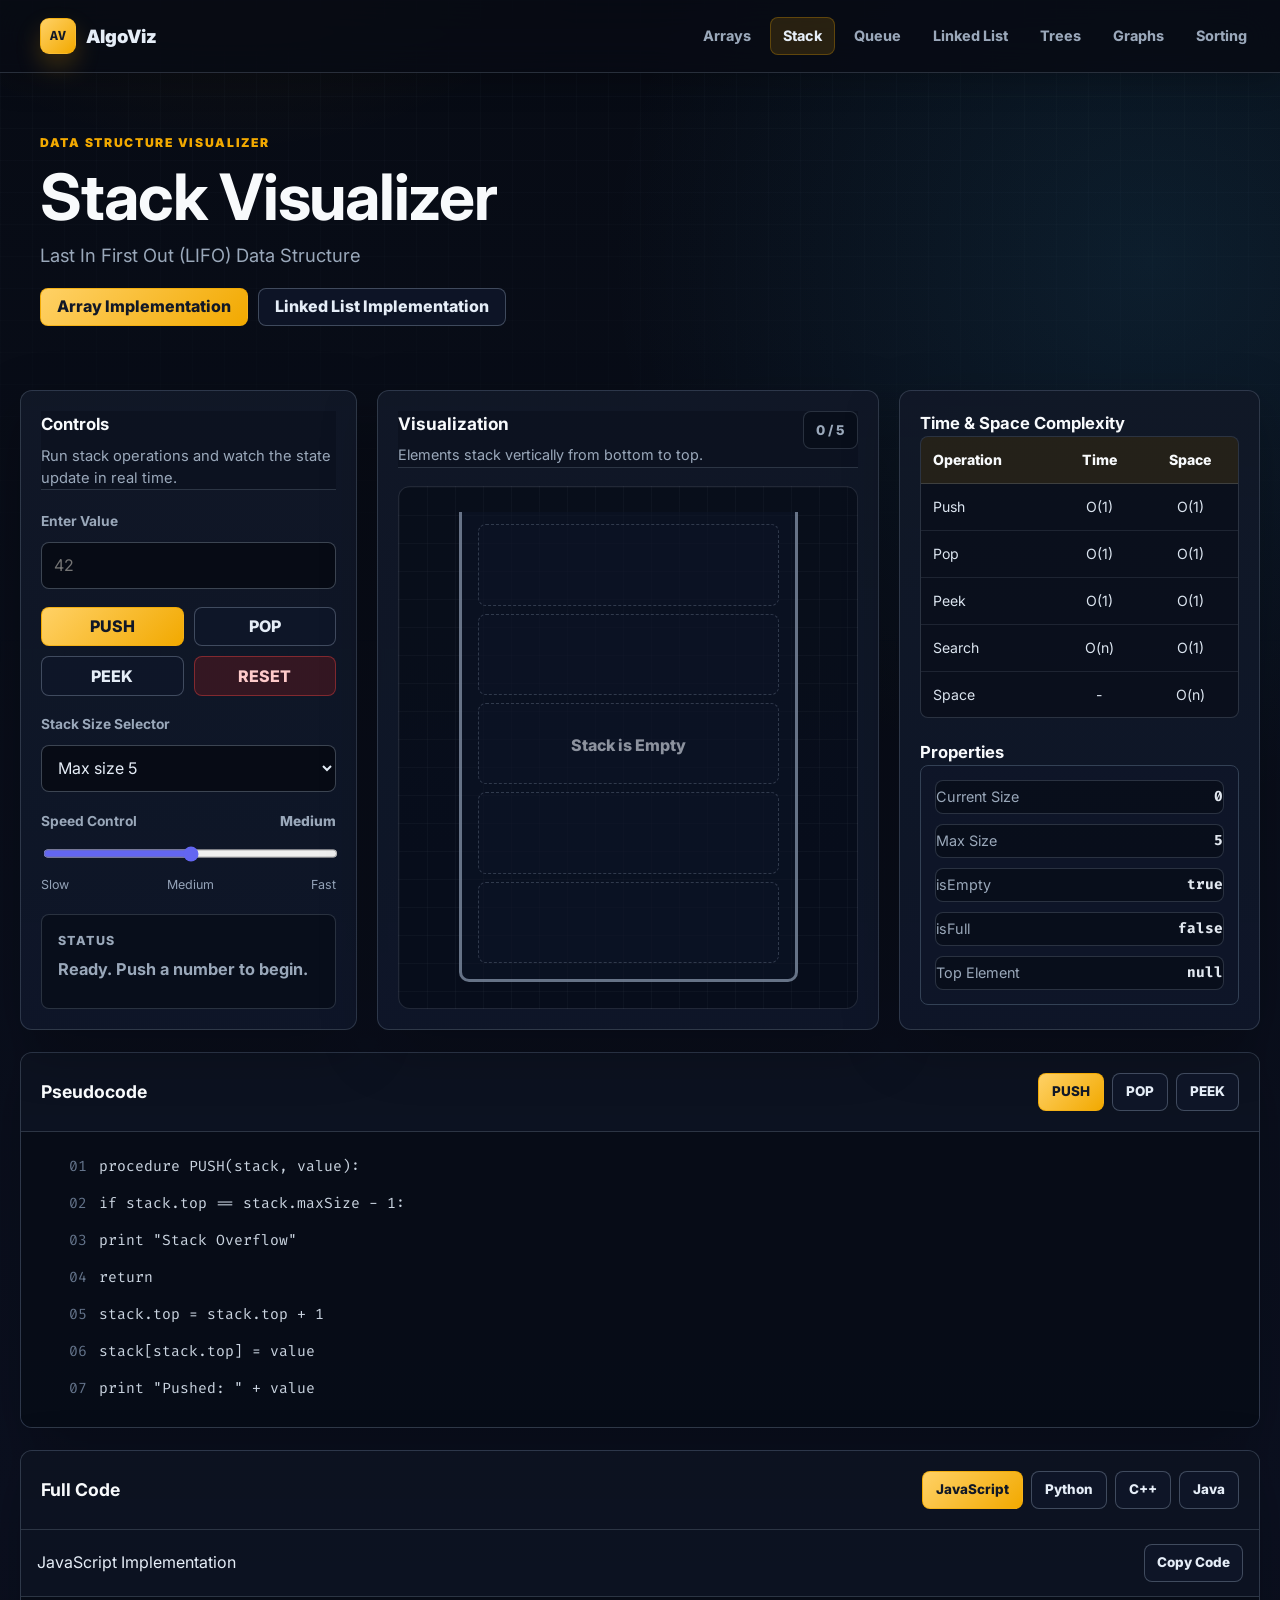
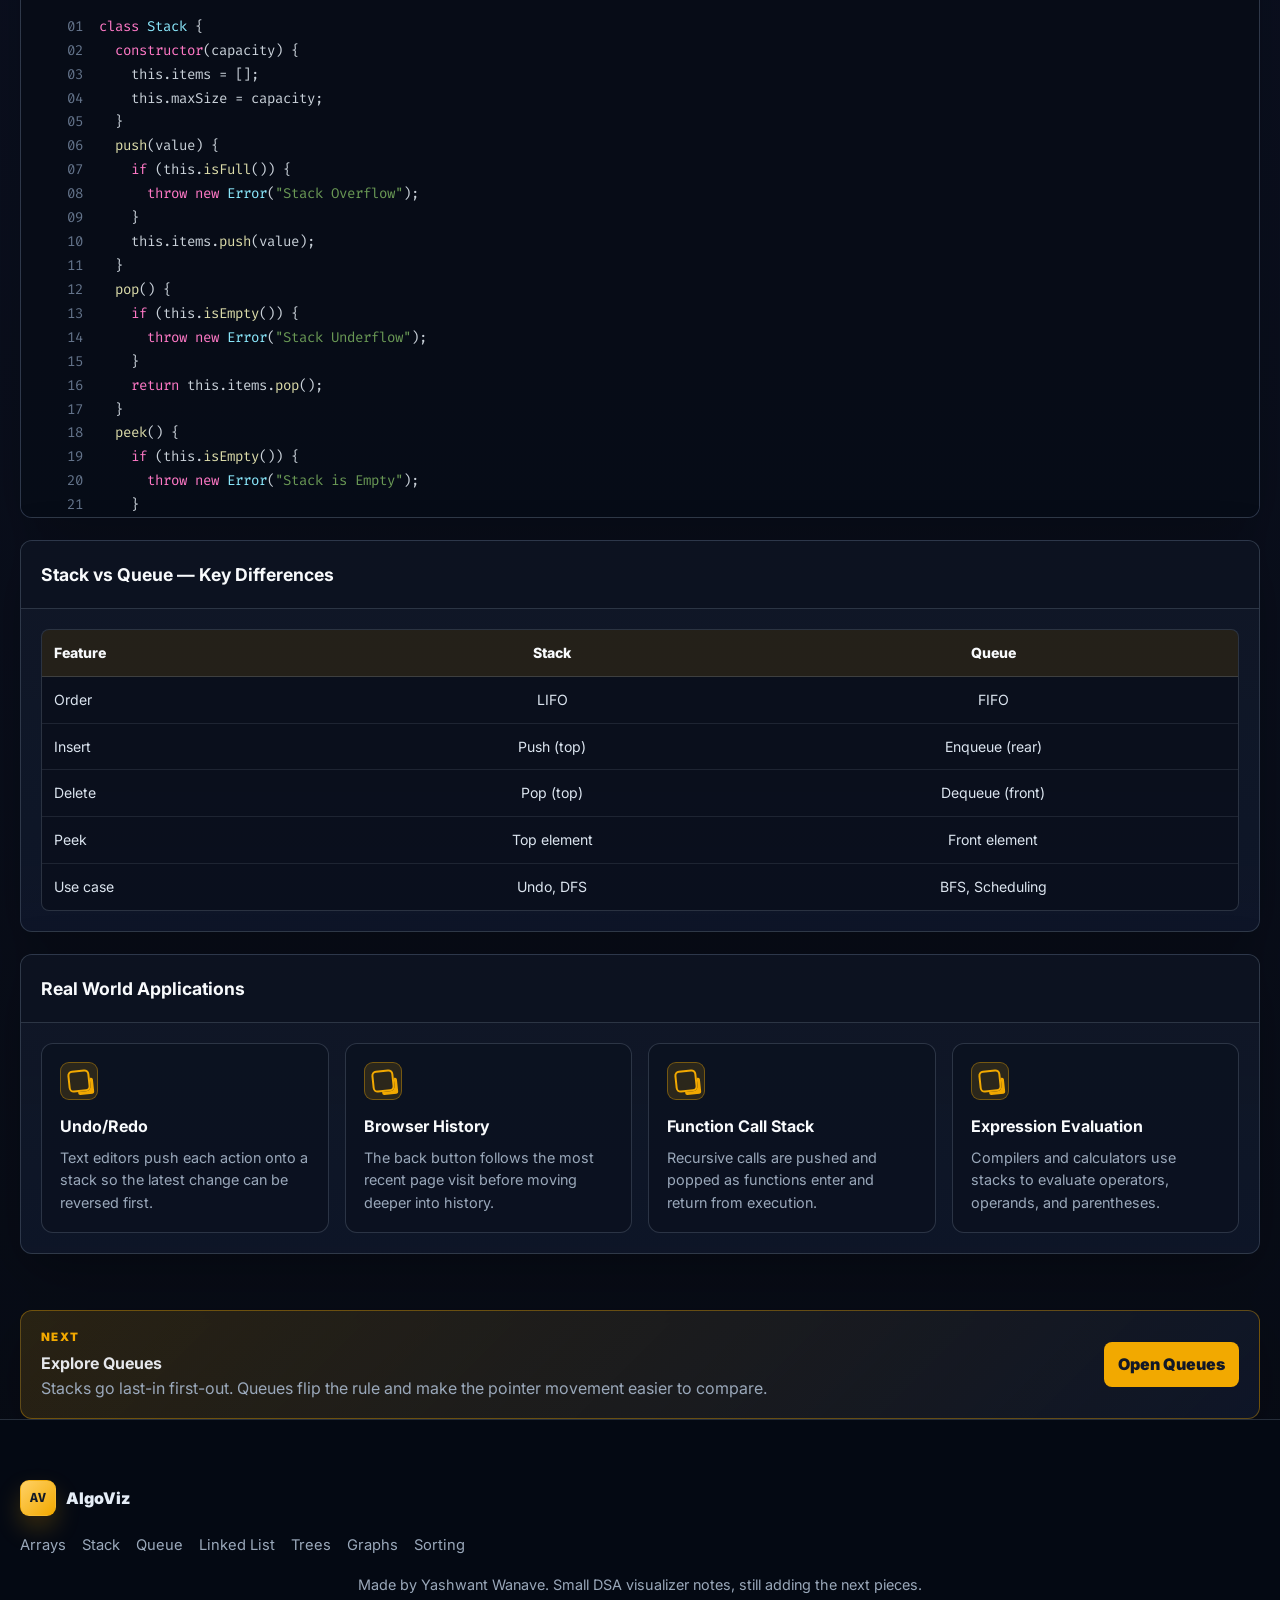
<file: stack.html>
<!DOCTYPE html>
<html lang="en">
<head>
  <meta charset="UTF-8">
  <meta name="viewport" content="width=device-width, initial-scale=1.0">
  <title>Stack Visualizer | AlgoViz</title>
  <link rel="preconnect" href="https://fonts.googleapis.com">
  <link rel="preconnect" href="https://fonts.gstatic.com" crossorigin>
  <link href="https://fonts.googleapis.com/css2?family=Fira+Code:wght@400;500;600&family=Inter:wght@400;500;600;700;800&display=swap" rel="stylesheet">
  <style>
    :root {
      --bg: #0f172a;
      --panel: #1e293b;
      --panel-soft: #172033;
      --border: #334155;
      --text: #e2e8f0;
      --muted: #94a3b8;
      --accent: #6366f1;
      --accent-strong: #818cf8;
      --secondary: #22d3ee;
      --success: #34d399;
      --warning: #f59e0b;
      --danger: #ef4444;
      --danger-soft: rgba(239, 68, 68, 0.18);
      --shadow: 0 24px 80px rgba(2, 6, 23, 0.32);
      --radius: 8px;
    }

    * {
      box-sizing: border-box;
    }

    html {
      scroll-behavior: smooth;
    }

    body {
      min-height: 100vh;
      margin: 0;
      color: var(--text);
      font-family: "Inter", system-ui, -apple-system, BlinkMacSystemFont, "Segoe UI", sans-serif;
      background:
        radial-gradient(circle at 1px 1px, rgba(148, 163, 184, 0.16) 1px, transparent 0) 0 0 / 28px 28px,
        linear-gradient(135deg, rgba(99, 102, 241, 0.14), transparent 28rem),
        var(--bg);
    }

    body.nav-open {
      overflow: hidden;
    }

    button,
    input,
    select {
      font: inherit;
    }

    button {
      cursor: pointer;
    }

    button:disabled,
    input:disabled,
    select:disabled {
      cursor: not-allowed;
      opacity: 0.56;
    }

    a {
      color: inherit;
      text-decoration: none;
    }

    .page {
      width: min(1440px, calc(100% - 32px));
      margin: 0 auto;
    }

    .navbar {
      position: sticky;
      top: 0;
      z-index: 30;
      width: 100%;
      border-bottom: 1px solid rgba(51, 65, 85, 0.78);
      background: rgba(15, 23, 42, 0.86);
      backdrop-filter: blur(18px);
    }

    .nav-inner {
      width: min(1440px, calc(100% - 32px));
      min-height: 72px;
      margin: 0 auto;
      display: flex;
      align-items: center;
      justify-content: space-between;
      gap: 24px;
    }

    .logo {
      display: inline-flex;
      align-items: center;
      gap: 10px;
      font-size: 1.15rem;
      font-weight: 800;
      letter-spacing: 0;
    }

    .logo-mark {
      width: 34px;
      height: 34px;
      border-radius: 8px;
      display: grid;
      place-items: center;
      background: linear-gradient(135deg, var(--accent), var(--secondary));
      color: white;
      box-shadow: 0 12px 32px rgba(99, 102, 241, 0.36);
    }

    .nav-links {
      display: flex;
      align-items: center;
      justify-content: flex-end;
      gap: 4px;
      list-style: none;
      margin: 0;
      padding: 0;
    }

    .nav-links a {
      display: inline-flex;
      align-items: center;
      min-height: 40px;
      padding: 0 14px;
      border-radius: 8px;
      color: var(--muted);
      font-weight: 600;
      transition: color 180ms ease, background 180ms ease;
    }

    .nav-links a:hover,
    .nav-links a.active {
      color: var(--accent-strong);
      background: rgba(99, 102, 241, 0.1);
    }

    .hamburger {
      display: none;
      width: 42px;
      height: 42px;
      border: 1px solid var(--border);
      border-radius: 8px;
      background: rgba(30, 41, 59, 0.84);
      color: var(--text);
      align-items: center;
      justify-content: center;
      flex-direction: column;
      gap: 5px;
    }

    .hamburger span {
      width: 18px;
      height: 2px;
      border-radius: 99px;
      background: currentColor;
      transition: transform 180ms ease, opacity 180ms ease;
    }

    .nav-open .hamburger span:nth-child(1) {
      transform: translateY(7px) rotate(45deg);
    }

    .nav-open .hamburger span:nth-child(2) {
      opacity: 0;
    }

    .nav-open .hamburger span:nth-child(3) {
      transform: translateY(-7px) rotate(-45deg);
    }

    .hero {
      padding: 54px 0 28px;
      display: grid;
      gap: 18px;
    }

    .eyebrow {
      margin: 0;
      color: var(--secondary);
      font-size: 0.83rem;
      font-weight: 800;
      letter-spacing: 0.16em;
      text-transform: uppercase;
    }

    .hero h1 {
      margin: 0;
      font-size: clamp(2.4rem, 5vw, 5.2rem);
      line-height: 0.94;
      letter-spacing: 0;
    }

    .hero p {
      max-width: 720px;
      margin: 0;
      color: var(--muted);
      font-size: clamp(1rem, 2vw, 1.22rem);
      line-height: 1.7;
    }

    .implementation-toggle {
      display: flex;
      flex-wrap: wrap;
      gap: 10px;
      margin-top: 4px;
    }

    .badge-toggle,
    .tab-button,
    .operation-button,
    .copy-button {
      border: 1px solid var(--border);
      border-radius: 8px;
      color: var(--text);
      background: rgba(30, 41, 59, 0.74);
      transition: transform 180ms ease, border-color 180ms ease, background 180ms ease, color 180ms ease, box-shadow 180ms ease;
    }

    .badge-toggle {
      min-height: 42px;
      padding: 0 16px;
      font-weight: 700;
    }

    .badge-toggle.active,
    .tab-button.active {
      border-color: rgba(99, 102, 241, 0.9);
      color: white;
      background: rgba(99, 102, 241, 0.22);
      box-shadow: 0 0 0 3px rgba(99, 102, 241, 0.12);
    }

    .main-grid {
      display: grid;
      grid-template-columns: minmax(280px, 0.86fr) minmax(360px, 1.28fr) minmax(300px, 0.92fr);
      gap: 20px;
      align-items: stretch;
      margin-top: 18px;
    }

    .panel {
      border: 1px solid rgba(51, 65, 85, 0.86);
      border-radius: var(--radius);
      background: rgba(30, 41, 59, 0.88);
      box-shadow: var(--shadow);
    }

    .panel-header {
      padding: 20px 20px 0;
    }

    .panel-header h2 {
      margin: 0;
      font-size: 1.05rem;
      letter-spacing: 0;
    }

    .panel-header p {
      margin: 8px 0 0;
      color: var(--muted);
      font-size: 0.92rem;
      line-height: 1.5;
    }

    .controls {
      padding: 20px;
      display: grid;
      gap: 18px;
    }

    .field {
      display: grid;
      gap: 8px;
    }

    .field label,
    .range-label {
      color: var(--muted);
      font-size: 0.86rem;
      font-weight: 700;
    }

    .input,
    .select {
      width: 100%;
      min-height: 46px;
      border: 1px solid var(--border);
      border-radius: 8px;
      color: var(--text);
      background: #0f172a;
      padding: 0 12px;
      outline: none;
      transition: border-color 180ms ease, box-shadow 180ms ease;
    }

    .input:focus,
    .select:focus {
      border-color: var(--accent);
      box-shadow: 0 0 0 3px rgba(99, 102, 241, 0.18);
    }

    .operation-grid {
      display: grid;
      grid-template-columns: repeat(2, minmax(0, 1fr));
      gap: 10px;
    }

    .operation-button {
      min-height: 46px;
      padding: 0 12px;
      font-weight: 800;
      letter-spacing: 0.08em;
      text-transform: uppercase;
    }

    .operation-button:hover:not(:disabled),
    .badge-toggle:hover,
    .tab-button:hover,
    .copy-button:hover {
      transform: translateY(-1px);
      border-color: rgba(34, 211, 238, 0.78);
      box-shadow: 0 16px 34px rgba(2, 6, 23, 0.24), 0 0 24px rgba(34, 211, 238, 0.08);
    }

    .operation-button.primary {
      border-color: transparent;
      color: white;
      background: linear-gradient(135deg, var(--accent), #4f46e5);
    }

    .operation-button.secondary {
      border-color: rgba(34, 211, 238, 0.5);
      background: rgba(34, 211, 238, 0.12);
    }

    .operation-button.danger {
      border-color: rgba(239, 68, 68, 0.4);
      background: rgba(239, 68, 68, 0.1);
    }

    .speed-control {
      display: grid;
      gap: 10px;
    }

    .speed-row {
      display: flex;
      align-items: center;
      justify-content: space-between;
      gap: 16px;
    }

    .speed-value {
      color: var(--secondary);
      font-size: 0.86rem;
      font-weight: 800;
    }

    .range {
      width: 100%;
      accent-color: var(--accent);
    }

    .speed-markers {
      display: flex;
      justify-content: space-between;
      color: var(--muted);
      font-size: 0.78rem;
    }

    .status-box {
      min-height: 92px;
      border: 1px solid rgba(51, 65, 85, 0.86);
      border-radius: 8px;
      padding: 16px;
      background: rgba(15, 23, 42, 0.72);
      transition: background 180ms ease, border-color 180ms ease, transform 180ms ease;
    }

    .status-label {
      margin: 0 0 8px;
      color: var(--muted);
      font-size: 0.78rem;
      font-weight: 800;
      letter-spacing: 0.12em;
      text-transform: uppercase;
    }

    .status-message {
      margin: 0;
      color: var(--text);
      font-size: 1.02rem;
      font-weight: 700;
      line-height: 1.45;
    }

    .status-box.error {
      border-color: rgba(239, 68, 68, 0.8);
      background: rgba(127, 29, 29, 0.42);
      animation: redFlash 300ms ease;
    }

    .visual-panel {
      padding: 20px;
      display: grid;
      grid-template-rows: auto 1fr;
      gap: 18px;
      min-height: 640px;
    }

    .visual-toolbar {
      display: flex;
      align-items: flex-start;
      justify-content: space-between;
      gap: 12px;
    }

    .visual-toolbar h2 {
      margin: 0;
      font-size: 1.08rem;
    }

    .visual-toolbar p {
      margin: 7px 0 0;
      color: var(--muted);
      font-size: 0.9rem;
    }

    .size-pill {
      flex: 0 0 auto;
      border: 1px solid rgba(34, 211, 238, 0.4);
      border-radius: 999px;
      padding: 8px 12px;
      color: var(--secondary);
      background: rgba(34, 211, 238, 0.09);
      font-size: 0.84rem;
      font-weight: 800;
    }

    .stack-stage {
      position: relative;
      display: grid;
      place-items: center;
      min-height: 510px;
      border: 1px solid rgba(51, 65, 85, 0.72);
      border-radius: 8px;
      background:
        linear-gradient(180deg, rgba(15, 23, 42, 0.36), rgba(15, 23, 42, 0.78)),
        radial-gradient(circle at 50% 0%, rgba(99, 102, 241, 0.18), transparent 34rem);
      overflow: hidden;
    }

    .stack-frame {
      position: relative;
      width: min(360px, 74%);
      height: 470px;
      display: grid;
      gap: 8px;
      padding: 12px 16px 16px;
      border-right: 3px solid rgba(148, 163, 184, 0.68);
      border-bottom: 3px solid rgba(148, 163, 184, 0.68);
      border-left: 3px solid rgba(148, 163, 184, 0.68);
      border-radius: 0 0 10px 10px;
      background: rgba(15, 23, 42, 0.46);
    }

    .stack-slot {
      position: relative;
      min-height: 0;
      border: 1px dashed rgba(148, 163, 184, 0.28);
      border-radius: 8px;
      background: rgba(15, 23, 42, 0.34);
    }

    .stack-item {
      position: absolute;
      inset: 0;
      display: grid;
      grid-template-columns: auto 1fr;
      align-items: center;
      gap: 12px;
      min-height: 0;
      border: 1px solid rgba(99, 102, 241, 0.52);
      border-radius: 8px;
      padding: 0 14px;
      background: linear-gradient(135deg, rgba(34, 211, 238, 0.18), rgba(99, 102, 241, 0.2));
      color: white;
      box-shadow: 0 14px 38px rgba(2, 6, 23, 0.32);
      transition: transform 220ms ease, box-shadow 220ms ease, background 220ms ease;
    }

    .stack-item.top {
      border-color: rgba(129, 140, 248, 0.95);
      background: linear-gradient(135deg, var(--accent), #4f46e5);
      box-shadow: 0 0 0 1px rgba(129, 140, 248, 0.28), 0 20px 46px rgba(99, 102, 241, 0.32);
    }

    .index-chip {
      display: inline-grid;
      place-items: center;
      width: 34px;
      height: 28px;
      border-radius: 999px;
      color: #cffafe;
      background: rgba(15, 23, 42, 0.34);
      font-size: 0.78rem;
      font-weight: 800;
    }

    .stack-value {
      overflow: hidden;
      text-overflow: ellipsis;
      white-space: nowrap;
      font-size: 1.02rem;
      font-weight: 800;
    }

    .top-pointer {
      position: absolute;
      top: 50%;
      left: -98px;
      transform: translateY(-50%);
      display: flex;
      align-items: center;
      gap: 8px;
      color: var(--secondary);
      font-size: 0.78rem;
      font-weight: 900;
      letter-spacing: 0.12em;
      text-transform: uppercase;
      filter: drop-shadow(0 0 14px rgba(34, 211, 238, 0.42));
    }

    .top-pointer::after {
      content: "";
      width: 42px;
      height: 2px;
      background: var(--secondary);
      clip-path: polygon(0 0, calc(100% - 8px) 0, calc(100% - 8px) -5px, 100% 50%, calc(100% - 8px) 5px, calc(100% - 8px) 100%, 0 100%);
    }

    .empty-state {
      position: absolute;
      inset: 0;
      display: grid;
      place-items: center;
      pointer-events: none;
      color: rgba(226, 232, 240, 0.6);
      font-weight: 800;
      text-align: center;
    }

    .push-enter {
      animation: dropIn 300ms cubic-bezier(0.2, 1.2, 0.34, 1) both;
    }

    .pop-exit {
      animation: flyOut 300ms ease-in both;
    }

    .peek-flash {
      animation: peekPulse 400ms ease-in-out 2;
    }

    .shake {
      animation: shake 300ms ease-in-out;
    }

    .info-panel {
      padding: 20px;
      display: grid;
      gap: 18px;
    }

    .info-panel h2,
    .info-panel h3 {
      margin: 0;
      font-size: 1.04rem;
    }

    .data-table {
      width: 100%;
      border-collapse: collapse;
      overflow: hidden;
      border: 1px solid var(--border);
      border-radius: 8px;
      background: rgba(15, 23, 42, 0.42);
    }

    .data-table th,
    .data-table td {
      padding: 12px;
      border-bottom: 1px solid rgba(51, 65, 85, 0.76);
      color: var(--text);
      font-size: 0.88rem;
      text-align: left;
    }

    .data-table th {
      color: #cbd5e1;
      background: rgba(15, 23, 42, 0.62);
      font-weight: 800;
    }

    .data-table tr:last-child td {
      border-bottom: 0;
    }

    .data-table td:not(:first-child),
    .data-table th:not(:first-child) {
      text-align: center;
    }

    .properties {
      display: grid;
      gap: 10px;
      border: 1px solid var(--border);
      border-radius: 8px;
      padding: 14px;
      background: rgba(15, 23, 42, 0.42);
    }

    .property-row {
      display: flex;
      align-items: center;
      justify-content: space-between;
      gap: 14px;
      min-height: 34px;
      border-bottom: 1px solid rgba(51, 65, 85, 0.58);
      color: var(--muted);
      font-size: 0.9rem;
    }

    .property-row:last-child {
      border-bottom: 0;
    }

    .property-row strong {
      color: var(--text);
      font-family: "Fira Code", monospace;
      font-size: 0.9rem;
    }

    .section {
      margin-top: 20px;
      border: 1px solid rgba(51, 65, 85, 0.86);
      border-radius: var(--radius);
      background: rgba(30, 41, 59, 0.88);
      box-shadow: var(--shadow);
      overflow: hidden;
    }

    .section-heading {
      display: flex;
      align-items: center;
      justify-content: space-between;
      gap: 16px;
      padding: 20px;
      border-bottom: 1px solid rgba(51, 65, 85, 0.74);
    }

    .section-heading h2 {
      margin: 0;
      font-size: 1.1rem;
    }

    .tabs {
      display: flex;
      flex-wrap: wrap;
      gap: 8px;
    }

    .tab-button {
      min-height: 38px;
      padding: 0 13px;
      color: var(--muted);
      font-size: 0.84rem;
      font-weight: 800;
    }

    .pseudo-body {
      padding: 18px 20px 22px;
      background: rgba(15, 23, 42, 0.36);
    }

    .pseudo-code {
      display: grid;
      gap: 4px;
      margin: 0;
      font-family: "Fira Code", monospace;
      font-size: 0.92rem;
      line-height: 1.7;
      white-space: pre-wrap;
    }

    .pseudo-line {
      display: grid;
      grid-template-columns: 36px 1fr;
      gap: 12px;
      border-radius: 8px;
      padding: 4px 10px;
      color: #cbd5e1;
      transition: color 220ms ease, background 220ms ease, transform 220ms ease;
    }

    .line-number {
      color: #64748b;
      text-align: right;
      user-select: none;
    }

    .pseudo-line.active {
      color: white;
      background: rgba(99, 102, 241, 0.24);
      box-shadow: inset 3px 0 0 var(--accent);
      transform: translateX(2px);
    }

    .code-panel {
      background: #0d1117;
    }

    .code-toolbar {
      display: flex;
      align-items: center;
      justify-content: space-between;
      gap: 16px;
      padding: 14px 16px;
      border-bottom: 1px solid rgba(51, 65, 85, 0.74);
      background: #0d1117;
    }

    .copy-button {
      min-height: 36px;
      padding: 0 12px;
      color: var(--secondary);
      font-size: 0.84rem;
      font-weight: 800;
    }

    .code-scroll {
      max-height: 520px;
      overflow: auto;
      padding: 18px 20px 22px;
      background: #0d1117;
    }

    .code-block {
      margin: 0;
      color: #c9d1d9;
      font-family: "Fira Code", Consolas, monospace;
      font-size: 0.88rem;
      line-height: 1.7;
      white-space: pre;
      min-width: max-content;
    }

    .code-line {
      display: grid;
      grid-template-columns: 42px 1fr;
      gap: 16px;
      min-height: 1.7em;
    }

    .code-line-number {
      color: #64748b;
      text-align: right;
      user-select: none;
    }

    .code-line-text {
      color: #c9d1d9;
    }

    .token-comment,
    .token-string { color: #6a9955; }
    .token-keyword { color: #ff79c6; }
    .token-type { color: #8be9fd; }
    .token-function { color: #dcdcaa; }
    .token-number { color: #b5cea8; }

    .comparison-wrap {
      padding: 20px;
      overflow-x: auto;
    }

    .applications {
      display: grid;
      grid-template-columns: repeat(4, minmax(0, 1fr));
      gap: 16px;
      padding: 20px;
    }

    .app-card {
      min-height: 180px;
      border: 1px solid rgba(51, 65, 85, 0.86);
      border-radius: 8px;
      padding: 18px;
      background: rgba(15, 23, 42, 0.48);
      transition: transform 200ms ease, border-color 200ms ease, box-shadow 200ms ease;
    }

    .app-card:hover {
      transform: translateY(-5px);
      border-color: rgba(34, 211, 238, 0.6);
      box-shadow: 0 24px 48px rgba(2, 6, 23, 0.34), 0 0 28px rgba(34, 211, 238, 0.08);
    }

    .app-icon {
      font-size: 1.9rem;
    }

    .app-card h3 {
      margin: 14px 0 8px;
      font-size: 1rem;
    }

    .app-card p {
      margin: 0;
      color: var(--muted);
      line-height: 1.55;
      font-size: 0.9rem;
    }

    .footer {
      margin-top: 28px;
      border-top: 1px solid #334155;
      padding: 30px 0 40px;
      color: var(--muted);
      text-align: center;
    }

    .footer-inner {
      width: min(1440px, calc(100% - 32px));
      margin: 0 auto;
      display: grid;
      gap: 14px;
      justify-items: center;
    }

    .footer-logo {
      color: #6366f1;
      font-size: 1.2rem;
      font-weight: 800;
    }

    .footer-tagline,
    .footer-copy {
      margin: 0;
    }

    .footer-nav {
      display: flex;
      flex-wrap: wrap;
      justify-content: center;
      gap: 10px 16px;
      font-weight: 700;
    }

    .footer-nav a {
      color: var(--muted);
      transition: color 180ms ease;
    }

    .footer-nav a:hover {
      color: var(--accent-strong);
    }

    @keyframes dropIn {
      0% { transform: translateY(-120px) scale(0.96); opacity: 0; }
      72% { transform: translateY(7px) scale(1.01); opacity: 1; }
      100% { transform: translateY(0) scale(1); opacity: 1; }
    }

    @keyframes flyOut {
      0% { transform: translateY(0); opacity: 1; }
      100% { transform: translateY(-110px); opacity: 0; }
    }

    @keyframes peekPulse {
      0%, 100% { box-shadow: 0 0 0 1px rgba(129, 140, 248, 0.28), 0 20px 46px rgba(99, 102, 241, 0.32); }
      50% { box-shadow: 0 0 0 6px rgba(34, 211, 238, 0.16), 0 0 34px rgba(34, 211, 238, 0.5); }
    }

    @keyframes shake {
      0%, 100% { transform: translateX(0); }
      20% { transform: translateX(-8px); }
      40% { transform: translateX(8px); }
      60% { transform: translateX(-6px); }
      80% { transform: translateX(6px); }
    }

    @keyframes redFlash {
      0%, 100% { background: rgba(127, 29, 29, 0.42); }
      50% { background: rgba(239, 68, 68, 0.36); }
    }

    @media (max-width: 1180px) {
      .main-grid {
        grid-template-columns: minmax(280px, 0.9fr) minmax(360px, 1.1fr);
      }

      .info-panel {
        grid-column: 1 / -1;
        grid-template-columns: minmax(0, 1fr) minmax(0, 1fr);
        align-items: start;
      }

      .applications {
        grid-template-columns: repeat(2, minmax(0, 1fr));
      }
    }

    @media (max-width: 820px) {
      .page,
      .nav-inner {
        width: min(100% - 24px, 720px);
      }

      .hamburger {
        display: inline-flex;
      }

      .nav-links {
        position: fixed;
        top: 72px;
        right: 12px;
        left: 12px;
        display: none;
        flex-direction: column;
        align-items: stretch;
        padding: 12px;
        border: 1px solid var(--border);
        border-radius: 8px;
        background: rgba(15, 23, 42, 0.96);
        box-shadow: var(--shadow);
      }

      .nav-open .nav-links {
        display: flex;
      }

      .nav-links a {
        justify-content: center;
      }

      .hero {
        padding-top: 36px;
      }

      .main-grid,
      .info-panel {
        grid-template-columns: 1fr;
      }

      .visual-panel {
        min-height: auto;
      }

      .stack-stage {
        min-height: 470px;
      }

      .stack-frame {
        width: min(310px, 78%);
        height: 420px;
      }

      .top-pointer {
        left: -76px;
      }

      .top-pointer::after {
        width: 28px;
      }

      .section-heading,
      .code-toolbar {
        align-items: flex-start;
        flex-direction: column;
      }

      .applications {
        grid-template-columns: 1fr;
      }
    }

    @media (max-width: 520px) {
      .operation-grid {
        grid-template-columns: 1fr;
      }

      .stack-frame {
        width: min(250px, 72%);
        height: 390px;
        padding-inline: 10px;
      }

      .top-pointer {
        left: -58px;
        font-size: 0;
      }

      .top-pointer::after {
        width: 36px;
      }

      .data-table th,
      .data-table td {
        padding: 10px 8px;
      }
    }


    /* Shared site shell: common nav/footer/closing bits without changing visualizer logic. */
    .eyebrow {
      margin: 0 0 0.45rem;
      color: #f2a900;
      font-size: 0.78rem;
      font-weight: 800;
      letter-spacing: 0.12em;
      text-transform: uppercase;
    }
    .av-shell-footer {
      margin-top: 0;
      border-top: 1px solid rgba(148, 163, 184, 0.22);
      background: rgba(9, 15, 23, 0.94);
      color: rgba(226, 232, 240, 0.78);
    }
    .av-footer-inner {
      width: min(1500px, calc(100% - 32px));
      margin: 0 auto;
      padding: 28px 0 34px;
      display: grid;
      gap: 16px;
    }
    .av-footer-brand {
      display: flex;
      align-items: center;
      gap: 10px;
      color: #f8fafc;
      font-weight: 900;
      text-decoration: none;
    }
    .av-logo-mark {
      width: 34px;
      height: 34px;
      display: inline-grid;
      place-items: center;
      border-radius: 8px;
      color: #111827;
      background: #f2a900;
      font-family: "Fira Code", monospace;
      font-size: 0.82rem;
      box-shadow: 0 10px 24px rgba(242, 169, 0, 0.22);
    }
    .av-footer-links {
      display: flex;
      flex-wrap: wrap;
      gap: 10px 16px;
    }
    .av-footer-links a {
      color: inherit;
      text-decoration: none;
      font-size: 0.92rem;
    }
    .av-footer-links a:hover { color: #f2a900; }
    .av-footer-note {
      margin: 0;
      color: rgba(148, 163, 184, 0.92);
      line-height: 1.6;
      font-size: 0.9rem;
    }
    .av-next-section {
      width: min(1500px, calc(100% - 32px));
      margin: 30px auto 0;
      padding: 18px 20px;
      border: 1px solid rgba(242, 169, 0, 0.34);
      border-radius: 10px;
      background: linear-gradient(135deg, rgba(242, 169, 0, 0.11), rgba(15, 23, 42, 0.68));
      display: flex;
      align-items: center;
      justify-content: space-between;
      gap: 18px;
      color: #e5e7eb;
    }
    .av-next-section p { margin: 0; color: rgba(226, 232, 240, 0.78); }
    .av-next-section a {
      color: #111827;
      background: #f2a900;
      text-decoration: none;
      font-weight: 900;
      border-radius: 8px;
      padding: 10px 14px;
      white-space: nowrap;
    }
    .av-next-kicker {
      display: block;
      color: #f2a900;
      font-size: 0.72rem;
      font-weight: 900;
      letter-spacing: 0.12em;
      text-transform: uppercase;
      margin-bottom: 4px;
    }
    .av-badge-yes, .av-badge-no {
      display: inline-flex;
      align-items: center;
      justify-content: center;
      min-width: 38px;
      padding: 2px 8px;
      border-radius: 999px;
      font-size: 0.72rem;
      font-weight: 900;
    }
    .av-badge-yes { color: #bbf7d0; background: rgba(22, 101, 52, 0.45); }
    .av-badge-no { color: #fecaca; background: rgba(127, 29, 29, 0.45); }
    .app-icon,
    .app-card > span:first-child,
    .pattern-card > span:first-child {
      width: 38px;
      height: 38px;
      display: inline-grid;
      place-items: center;
      border-radius: 10px;
      background: rgba(242, 169, 0, 0.14);
      border: 1px solid rgba(242, 169, 0, 0.36);
      color: #f2a900;
      font-size: 0;
    }
    .app-icon::before,
    .app-card > span:first-child::before,
    .pattern-card > span:first-child::before {
      content: "";
      width: 18px;
      height: 18px;
      border: 2px solid currentColor;
      border-radius: 5px;
      box-shadow: 6px 6px 0 -3px currentColor;
      transform: rotate(-6deg);
    }
    .av-zoom-controls button,
    .control-button,
    .operation-button,
    .btn-op,
    .btn-traverse {
      letter-spacing: 0;
    }
    @media (max-width: 768px) {
      .av-next-section { align-items: flex-start; flex-direction: column; }
      .av-next-section a { white-space: normal; }
    }

  </style>
  <link rel="stylesheet" href="shared-ui.css">
</head>
<body>
  <nav class="navbar" aria-label="Primary navigation">
    <div class="nav-inner">
      <a href="array.html" class="logo" aria-label="AlgoViz home"><span class="logo-mark" aria-hidden="true">AV</span><span>AlgoViz</span></a>
      <button class="hamburger" id="menuButton" type="button" aria-label="Open menu" aria-expanded="false">
        <span></span>
        <span></span>
        <span></span>
      </button>
      <ul class="nav-links" id="navLinks">
        <li><a href="array.html">Arrays</a></li>
        <li><a class="active" href="stack.html">Stack</a></li>
        <li><a href="queue.html">Queue</a></li>
        <li><a href="linkedlist.html">Linked List</a></li>
        <li><a href="tree.html">Trees</a></li>
        <li><a href="graph.html">Graphs</a></li>
        <li><a href="sorting.html">Sorting</a></li>
      </ul>
    </div>
  </nav>

  <main class="page" id="top">
    <header class="hero">
      <p class="eyebrow">Data Structure Visualizer</p>
      <h1>Stack Visualizer</h1>
      <p>Last In First Out (LIFO) Data Structure</p>
      <div class="implementation-toggle" aria-label="Implementation type">
        <button class="badge-toggle active" type="button" data-implementation="Array">Array Implementation</button>
        <button class="badge-toggle" type="button" data-implementation="Linked List">Linked List Implementation</button>
      </div>
    </header>

    <section class="main-grid" aria-label="Stack visualizer workspace">
      <aside class="panel controls" aria-label="Controls">
        <div>
          <div class="panel-header" style="padding: 0;">
            <h2>Controls</h2>
            <p>Run stack operations and watch the state update in real time.</p>
          </div>
        </div>

        <div class="field">
          <label for="valueInput">Enter Value</label>
          <input class="input" id="valueInput" type="number" inputmode="numeric" placeholder="42">
        </div>

        <div class="operation-grid">
          <button class="operation-button primary" id="pushButton" type="button">Push</button>
          <button class="operation-button secondary" id="popButton" type="button">Pop</button>
          <button class="operation-button secondary" id="peekButton" type="button">Peek</button>
          <button class="operation-button danger" id="resetButton" type="button">Reset</button>
        </div>

        <div class="field">
          <label for="maxSizeSelect">Stack Size Selector</label>
          <select class="select" id="maxSizeSelect"></select>
        </div>

        <div class="speed-control">
          <div class="speed-row">
            <span class="range-label">Speed Control</span>
            <span class="speed-value" id="speedLabel">Medium</span>
          </div>
          <input class="range" id="speedRange" type="range" min="0" max="2" step="1" value="1" aria-label="Animation speed">
          <div class="speed-markers" aria-hidden="true">
            <span>Slow</span>
            <span>Medium</span>
            <span>Fast</span>
          </div>
        </div>

        <div class="status-box" id="statusBox" role="status" aria-live="polite">
          <p class="status-label">Status</p>
          <p class="status-message" id="statusMessage">Ready. Push a number to begin.</p>
        </div>
      </aside>

      <section class="panel visual-panel" aria-label="Stack visualization">
        <div class="visual-toolbar">
          <div>
            <h2>Visualization</h2>
            <p>Elements stack vertically from bottom to top.</p>
          </div>
          <span class="size-pill" id="visualSize">0 / 5</span>
        </div>
        <div class="stack-stage" id="stackStage">
          <div class="stack-frame" id="stackFrame" aria-label="Visual stack frame"></div>
        </div>
      </section>

      <aside class="panel info-panel" aria-label="Information panel">
        <section>
          <h2>Time &amp; Space Complexity</h2>
          <table class="data-table" aria-label="Stack complexity table">
            <thead>
              <tr>
                <th>Operation</th>
                <th>Time</th>
                <th>Space</th>
              </tr>
            </thead>
            <tbody>
              <tr><td>Push</td><td>O(1)</td><td>O(1)</td></tr>
              <tr><td>Pop</td><td>O(1)</td><td>O(1)</td></tr>
              <tr><td>Peek</td><td>O(1)</td><td>O(1)</td></tr>
              <tr><td>Search</td><td>O(n)</td><td>O(1)</td></tr>
              <tr><td>Space</td><td>-</td><td>O(n)</td></tr>
            </tbody>
          </table>
        </section>

        <section>
          <h3>Properties</h3>
          <div class="properties" aria-label="Live stack properties">
            <div class="property-row"><span>Current Size</span><strong id="currentSize">0</strong></div>
            <div class="property-row"><span>Max Size</span><strong id="maxSizeValue">5</strong></div>
            <div class="property-row"><span>isEmpty</span><strong id="isEmptyValue">true</strong></div>
            <div class="property-row"><span>isFull</span><strong id="isFullValue">false</strong></div>
            <div class="property-row"><span>Top Element</span><strong id="topElementValue">null</strong></div>
          </div>
        </section>
      </aside>
    </section>

    <section class="section" aria-label="Pseudocode panel">
      <div class="section-heading">
        <h2>Pseudocode</h2>
        <div class="tabs" id="pseudoTabs" role="tablist" aria-label="Pseudocode operations"></div>
      </div>
      <div class="pseudo-body">
        <pre class="pseudo-code" id="pseudoCode" aria-live="polite"></pre>
      </div>
    </section>

    <section class="section code-panel" aria-label="Full code panel">
      <div class="section-heading">
        <h2>Full Code</h2>
        <div class="tabs" id="codeTabs" role="tablist" aria-label="Implementation languages"></div>
      </div>
      <div class="code-toolbar">
        <span id="codeTitle">JavaScript Implementation</span>
        <button class="copy-button" id="copyButton" type="button">Copy Code</button>
      </div>
      <div class="code-scroll">
        <pre class="code-block"><code id="codeBlock"></code></pre>
      </div>
    </section>

    <section class="section" aria-label="Stack and queue comparison">
      <div class="section-heading">
        <h2>Stack vs Queue &mdash; Key Differences</h2>
      </div>
      <div class="comparison-wrap">
        <table class="data-table">
          <thead>
            <tr>
              <th>Feature</th>
              <th>Stack</th>
              <th>Queue</th>
            </tr>
          </thead>
          <tbody>
            <tr><td>Order</td><td>LIFO</td><td>FIFO</td></tr>
            <tr><td>Insert</td><td>Push (top)</td><td>Enqueue (rear)</td></tr>
            <tr><td>Delete</td><td>Pop (top)</td><td>Dequeue (front)</td></tr>
            <tr><td>Peek</td><td>Top element</td><td>Front element</td></tr>
            <tr><td>Use case</td><td>Undo, DFS</td><td>BFS, Scheduling</td></tr>
          </tbody>
        </table>
      </div>
    </section>

    <section class="section" aria-label="Real world applications">
      <div class="section-heading">
        <h2>Real World Applications</h2>
      </div>
      <div class="applications">
        <article class="app-card">
          <span class="app-icon" aria-hidden="true"></span>
          <h3>Undo/Redo</h3>
          <p>Text editors push each action onto a stack so the latest change can be reversed first.</p>
        </article>
        <article class="app-card">
          <span class="app-icon" aria-hidden="true"></span>
          <h3>Browser History</h3>
          <p>The back button follows the most recent page visit before moving deeper into history.</p>
        </article>
        <article class="app-card">
          <span class="app-icon" aria-hidden="true"></span>
          <h3>Function Call Stack</h3>
          <p>Recursive calls are pushed and popped as functions enter and return from execution.</p>
        </article>
        <article class="app-card">
          <span class="app-icon" aria-hidden="true"></span>
          <h3>Expression Evaluation</h3>
          <p>Compilers and calculators use stacks to evaluate operators, operands, and parentheses.</p>
        </article>
      </div>
    </section>
  </main>
  <section class="av-next-section" aria-label="Next topic">
    <div>
      <span class="av-next-kicker">Next</span>
      <strong>Explore Queues</strong>
      <p>Stacks go last-in first-out. Queues flip the rule and make the pointer movement easier to compare.</p>
    </div>
    <a href="queue.html">Open Queues</a>
  </section>

  <footer class="footer av-shell-footer">
    <div class="av-footer-inner">
      <a class="av-footer-brand" href="array.html" aria-label="AlgoViz home">
        <span class="av-logo-mark">AV</span>
        <span>AlgoViz</span>
      </a>
      <nav class="av-footer-links" aria-label="Footer navigation">
        <a href="array.html">Arrays</a>
        <a href="stack.html">Stack</a>
        <a href="queue.html">Queue</a>
        <a href="linkedlist.html">Linked List</a>
        <a href="tree.html">Trees</a>
        <a href="graph.html">Graphs</a>
        <a href="sorting.html">Sorting</a>
      </nav>
      <p class="av-footer-note">Made by Yashwant Wanave. Small DSA visualizer notes, still adding the next pieces.</p>
    </div>
  </footer>

  <script>
    class Stack {
      constructor(maxSize = 5) {
        this.items = [];
        this.maxSize = maxSize;
      }

      push(value) {
        if (this.isFull()) return false;
        this.items.push(value);
        return true;
      }

      pop() {
        if (this.isEmpty()) return null;
        return this.items.pop();
      }

      peek() {
        if (this.isEmpty()) return null;
        return this.items[this.items.length - 1];
      }

      isEmpty() {
        return this.items.length === 0;
      }

      isFull() {
        return this.items.length === this.maxSize;
      }

      size() {
        return this.items.length;
      }

      reset() {
        this.items = [];
      }

      setMaxSize(maxSize) {
        this.maxSize = maxSize;
        if (this.items.length > maxSize) {
          this.items = this.items.slice(0, maxSize);
        }
      }
    }

    const stack = new Stack(5);
    const speedOptions = [
      { label: "Slow", delay: 1000 },
      { label: "Medium", delay: 500 },
      { label: "Fast", delay: 200 }
    ];

    const pseudoData = {
      PUSH: [
        "procedure PUSH(stack, value):",
        "if stack.top == stack.maxSize - 1:",
        "print \"Stack Overflow\"",
        "return",
        "stack.top = stack.top + 1",
        "stack[stack.top] = value",
        "print \"Pushed: \" + value"
      ],
      POP: [
        "procedure POP(stack):",
        "if stack.top == -1:",
        "print \"Stack Underflow\"",
        "return",
        "value = stack[stack.top]",
        "stack.top = stack.top - 1",
        "return value"
      ],
      PEEK: [
        "procedure PEEK(stack):",
        "if stack.top == -1:",
        "print \"Stack is Empty\"",
        "return",
        "return stack[stack.top]"
      ]
    };

    const codeSamples = {
      JavaScript: `class Stack {
  constructor(capacity) {
    this.items = [];
    this.maxSize = capacity;
  }
  push(value) {
    if (this.isFull()) {
      throw new Error("Stack Overflow");
    }
    this.items.push(value);
  }
  pop() {
    if (this.isEmpty()) {
      throw new Error("Stack Underflow");
    }
    return this.items.pop();
  }
  peek() {
    if (this.isEmpty()) {
      throw new Error("Stack is Empty");
    }
    return this.items[this.items.length - 1];
  }
  isEmpty() { return this.items.length === 0; }
  isFull()  { return this.items.length === this.maxSize; }
  size()    { return this.items.length; }
}
// Usage
const stack = new Stack(5);
stack.push(10);
stack.push(20);
console.log(stack.peek()); // 20
console.log(stack.pop());  // 20`,
      Python: `class Stack:
    def __init__(self, capacity):
        self.items = []
        self.max_size = capacity
    def push(self, value):
        if self.is_full():
            raise OverflowError("Stack Overflow")
        self.items.append(value)
    def pop(self):
        if self.is_empty():
            raise IndexError("Stack Underflow")
        return self.items.pop()
    def peek(self):
        if self.is_empty():
            raise IndexError("Stack is Empty")
        return self.items[-1]
    def is_empty(self):
        return len(self.items) == 0
    def is_full(self):
        return len(self.items) == self.max_size
    def size(self):
        return len(self.items)

# Usage
stack = Stack(5)
stack.push(10)
stack.push(20)
print(stack.peek())  # 20
print(stack.pop())   # 20`,
      "C++": `#include <iostream>
#include <stdexcept>
#include <vector>
using namespace std;
class Stack {
private:
    vector<int> items;
    int maxSize;
public:
    Stack(int capacity) : maxSize(capacity) {}
    void push(int value) {
        if (isFull()) {
            throw overflow_error("Stack Overflow");
        }
        items.push_back(value);
    }
    int pop() {
        if (isEmpty()) {
            throw underflow_error("Stack Underflow");
        }
        int value = items.back();
        items.pop_back();
        return value;
    }
    int peek() const {
        if (isEmpty()) {
            throw underflow_error("Stack is Empty");
        }
        return items.back();
    }
    bool isEmpty() const { return items.empty(); }
    bool isFull() const { 
        return items.size() == maxSize; 
    }
    int size() const { 
        return static_cast<int>(items.size()); 
    }
};
int main() {
    Stack stack(5);
    stack.push(10);
    stack.push(20);
    cout << stack.peek() << endl; // 20
    cout << stack.pop() << endl;  // 20
    return 0;
}`,
      Java: `import java.util.ArrayList;

public class Stack {
    private ArrayList<Integer> items;
    private int maxSize;
    public Stack(int capacity) {
        this.items = new ArrayList<>();
        this.maxSize = capacity;
    }
    public void push(int value) {
        if (isFull()) {
            throw new RuntimeException("Stack Overflow");
        }
        items.add(value);
    }
    public int pop() {
        if (isEmpty()) {
            throw new RuntimeException("Stack Underflow");
        }
        return items.remove(items.size() - 1);
    }
    public int peek() {
        if (isEmpty()) {
            throw new RuntimeException("Stack is Empty");
        }
        return items.get(items.size() - 1);
    }
    public boolean isEmpty() { 
        return items.isEmpty(); 
    }
    public boolean isFull()  { 
        return items.size() == maxSize; 
    }
    public int size()        { 
        return items.size(); 
    }
    public static void main(String[] args) {
        Stack stack = new Stack(5);
        stack.push(10);
        stack.push(20);
        System.out.println(stack.peek()); // 20
        System.out.println(stack.pop());  // 20
    }
}`
    };

    const dom = {
      menuButton: document.getElementById("menuButton"),
      navLinks: document.getElementById("navLinks"),
      valueInput: document.getElementById("valueInput"),
      pushButton: document.getElementById("pushButton"),
      popButton: document.getElementById("popButton"),
      peekButton: document.getElementById("peekButton"),
      resetButton: document.getElementById("resetButton"),
      maxSizeSelect: document.getElementById("maxSizeSelect"),
      speedRange: document.getElementById("speedRange"),
      speedLabel: document.getElementById("speedLabel"),
      statusBox: document.getElementById("statusBox"),
      statusMessage: document.getElementById("statusMessage"),
      stackStage: document.getElementById("stackStage"),
      stackFrame: document.getElementById("stackFrame"),
      visualSize: document.getElementById("visualSize"),
      currentSize: document.getElementById("currentSize"),
      maxSizeValue: document.getElementById("maxSizeValue"),
      isEmptyValue: document.getElementById("isEmptyValue"),
      isFullValue: document.getElementById("isFullValue"),
      topElementValue: document.getElementById("topElementValue"),
      pseudoTabs: document.getElementById("pseudoTabs"),
      pseudoCode: document.getElementById("pseudoCode"),
      codeTabs: document.getElementById("codeTabs"),
      codeTitle: document.getElementById("codeTitle"),
      codeBlock: document.getElementById("codeBlock"),
      copyButton: document.getElementById("copyButton")
    };

    let activePseudo = "PUSH";
    let activeCode = "JavaScript";
    let highlightedLine = null;
    let isAnimating = false;

    function sleep(ms) {
      return new Promise(resolve => setTimeout(resolve, ms));
    }

    function getSpeedDelay() {
      return speedOptions[Number(dom.speedRange.value)].delay;
    }

    function setStatus(message, type = "normal") {
      dom.statusMessage.textContent = message;
      dom.statusBox.classList.toggle("error", type === "error");
      if (type === "error") {
        window.setTimeout(() => dom.statusBox.classList.remove("error"), 420);
      }
    }

    function setControlsDisabled(disabled) {
      [
        dom.pushButton,
        dom.popButton,
        dom.peekButton,
        dom.resetButton,
        dom.valueInput,
        dom.maxSizeSelect,
        dom.speedRange
      ].forEach(control => {
        control.disabled = disabled;
      });
    }

    function render(options = {}) {
      const { pushIndex = null, popIndex = null, peekIndex = null } = options;
      dom.stackFrame.innerHTML = "";
      dom.stackFrame.style.gridTemplateRows = `repeat(${stack.maxSize}, minmax(0, 1fr))`;

      for (let index = stack.maxSize - 1; index >= 0; index -= 1) {
        const slot = document.createElement("div");
        slot.className = "stack-slot";

        if (index < stack.items.length) {
          const item = document.createElement("div");
          const isTop = index === stack.items.length - 1;
          item.className = "stack-item";
          if (isTop) item.classList.add("top");
          if (index === pushIndex) item.classList.add("push-enter");
          if (index === popIndex) item.classList.add("pop-exit");
          if (index === peekIndex) item.classList.add("peek-flash");
          item.innerHTML = `
            <span class="index-chip">i:${index}</span>
            <span class="stack-value">${stack.items[index]}</span>
          `;

          if (isTop) {
            const pointer = document.createElement("span");
            pointer.className = "top-pointer";
            pointer.textContent = "Top";
            item.appendChild(pointer);
          }

          slot.appendChild(item);
        }

        dom.stackFrame.appendChild(slot);
      }

      if (stack.isEmpty()) {
        const empty = document.createElement("div");
        empty.className = "empty-state";
        empty.textContent = "Stack is Empty";
        dom.stackFrame.appendChild(empty);
      }

      dom.currentSize.textContent = stack.size();
      dom.maxSizeValue.textContent = stack.maxSize;
      dom.isEmptyValue.textContent = String(stack.isEmpty());
      dom.isFullValue.textContent = String(stack.isFull());
      dom.topElementValue.textContent = stack.peek() === null ? "null" : stack.peek();
      dom.visualSize.textContent = `${stack.size()} / ${stack.maxSize}`;
    }

    function renderPseudoTabs() {
      dom.pseudoTabs.innerHTML = "";
      Object.keys(pseudoData).forEach(operation => {
        const button = document.createElement("button");
        button.type = "button";
        button.className = `tab-button${operation === activePseudo ? " active" : ""}`;
        button.textContent = operation;
        button.addEventListener("click", () => {
          activePseudo = operation;
          highlightedLine = null;
          renderPseudoTabs();
          renderPseudo();
        });
        dom.pseudoTabs.appendChild(button);
      });
    }

    function renderPseudo() {
      const lines = pseudoData[activePseudo];
      dom.pseudoCode.innerHTML = lines.map((line, index) => `
        <span class="pseudo-line${index === highlightedLine ? " active" : ""}">
          <span class="line-number">${String(index + 1).padStart(2, "0")}</span>
          <span>${escapeHtml(line)}</span>
        </span>
      `).join("");
    }

    function highlightLine(operation, index) {
      activePseudo = operation;
      highlightedLine = index;
      renderPseudoTabs();
      renderPseudo();
    }

    function clearLineHighlight() {
      highlightedLine = null;
      renderPseudo();
    }

    async function runLines(operation, lines) {
      for (const line of lines) {
        highlightLine(operation, line);
        await sleep(getSpeedDelay());
      }
    }

    function triggerStackError(message, operation, lines) {
      runLines(operation, lines).then(clearLineHighlight);
      setStatus(message, "error");
      dom.stackStage.classList.remove("shake");
      void dom.stackStage.offsetWidth;
      dom.stackStage.classList.add("shake");
    }

    async function withAnimation(task) {
      if (isAnimating) return;
      isAnimating = true;
      setControlsDisabled(true);
      try {
        await task();
      } finally {
        isAnimating = false;
        setControlsDisabled(false);
        dom.valueInput.focus();
      }
    }

    async function handlePush() {
      await withAnimation(async () => {
        const value = dom.valueInput.value.trim();
        if (value === "") {
          triggerStackError("Enter a number before pushing.", "PUSH", [0]);
          return;
        }

        if (stack.isFull()) {
          triggerStackError("Stack Overflow!", "PUSH", [0, 1, 2, 3]);
          return;
        }

        await runLines("PUSH", [0, 1, 4]);
        stack.push(value);
        render({ pushIndex: stack.size() - 1 });
        await runLines("PUSH", [5, 6]);
        await sleep(300);
        setStatus(`Pushed ${value}`);
        dom.valueInput.value = "";
        clearLineHighlight();
      });
    }

    async function handlePop() {
      await withAnimation(async () => {
        if (stack.isEmpty()) {
          triggerStackError("Stack Underflow!", "POP", [0, 1, 2, 3]);
          return;
        }

        const topIndex = stack.size() - 1;
        const value = stack.peek();
        await runLines("POP", [0, 1, 4]);
        render({ popIndex: topIndex });
        await sleep(300);
        stack.pop();
        await runLines("POP", [5, 6]);
        render();
        setStatus(`Popped ${value}`);
        clearLineHighlight();
      });
    }

    async function handlePeek() {
      await withAnimation(async () => {
        if (stack.isEmpty()) {
          triggerStackError("Stack is Empty", "PEEK", [0, 1, 2, 3]);
          return;
        }

        await runLines("PEEK", [0, 1, 4]);
        render({ peekIndex: stack.size() - 1 });
        await sleep(820);
        setStatus(`Peek: ${stack.peek()}`);
        clearLineHighlight();
      });
    }

    function handleReset() {
      if (isAnimating) return;
      stack.reset();
      render();
      clearLineHighlight();
      setStatus("Stack reset. Ready for a new run.");
    }

    function renderSizeOptions() {
      for (let size = 3; size <= 10; size += 1) {
        const option = document.createElement("option");
        option.value = size;
        option.textContent = `Max size ${size}`;
        option.selected = size === stack.maxSize;
        dom.maxSizeSelect.appendChild(option);
      }
    }

    function renderCodeTabs() {
      dom.codeTabs.innerHTML = "";
      Object.keys(codeSamples).forEach(language => {
        const button = document.createElement("button");
        button.type = "button";
        button.className = `tab-button${language === activeCode ? " active" : ""}`;
        button.textContent = language;
        button.addEventListener("click", () => {
          activeCode = language;
          renderCodeTabs();
          renderCode();
        });
        dom.codeTabs.appendChild(button);
      });
    }

    function escapeHtml(value) {
      return String(value)
        .replace(/&/g, "&amp;")
        .replace(/</g, "&lt;")
        .replace(/>/g, "&gt;")
        .replace(/"/g, "&quot;")
        .replace(/'/g, "&#039;");
    }

    function highlightSegment(segment) {
      const keywords = new Set([
        "class", "constructor", "const", "let", "return", "if", "throw", "new",
        "def", "self", "private", "public", "void", "using", "namespace",
        "import", "static", "main", "true", "false", "null", "None", "raise"
      ]);
      const dataTypes = new Set([
        "int", "bool", "boolean", "vector", "ArrayList", "Integer", "String",
        "Error", "RuntimeException", "OverflowError", "IndexError", "Stack"
      ]);

      const escaped = escapeHtml(segment);
      return escaped.replace(/\b(\d+|[A-Za-z_]\w*)\b/g, (token, _match, offset, text) => {
        if (/^\d+$/.test(token)) return `<span class="token-number">${token}</span>`;
        if (dataTypes.has(token)) return `<span class="token-type">${token}</span>`;
        if (keywords.has(token)) return `<span class="token-keyword">${token}</span>`;

        const next = text.slice(offset + token.length).match(/^\s*\(/);
        if (next) return `<span class="token-function">${token}</span>`;
        return token;
      });
    }

    function highlightCodeLine(line) {
      const commentMarkers = [line.indexOf("//"), line.indexOf("#")].filter(index => index >= 0);
      const commentIndex = commentMarkers.length ? Math.min(...commentMarkers) : -1;
      const codePart = commentIndex >= 0 ? line.slice(0, commentIndex) : line;
      const commentPart = commentIndex >= 0 ? line.slice(commentIndex) : "";

      const highlightedCode = codePart
        .split(/(".*?"|'.*?')/g)
        .map(part => {
          if (/^(".*?"|'.*?')$/.test(part)) {
            return `<span class="token-string">${escapeHtml(part)}</span>`;
          }
          return highlightSegment(part);
        })
        .join("");

      if (!commentPart) return highlightedCode;
      return `${highlightedCode}<span class="token-comment">${escapeHtml(commentPart)}</span>`;
    }

    function renderCode() {
      dom.codeTitle.textContent = `${activeCode} Implementation`;
      dom.codeBlock.innerHTML = codeSamples[activeCode]
        .split("\n")
        .map((line, index) => `<span class="code-line"><span class="code-line-number">${String(index + 1).padStart(2, "0")}</span><span class="code-line-text">${highlightCodeLine(line)}</span></span>`)
        .join("");
    }

    async function copyCode() {
      await navigator.clipboard.writeText(codeSamples[activeCode]);
      dom.copyButton.textContent = "Copied!";
      window.setTimeout(() => {
        dom.copyButton.textContent = "Copy Code";
      }, 2000);
    }

    function bindEvents() {
      dom.menuButton.addEventListener("click", () => {
        const isOpen = document.body.classList.toggle("nav-open");
        dom.menuButton.setAttribute("aria-expanded", String(isOpen));
      });

      dom.navLinks.addEventListener("click", event => {
        if (event.target.tagName === "A") {
          document.body.classList.remove("nav-open");
          dom.menuButton.setAttribute("aria-expanded", "false");
        }
      });

      document.querySelectorAll(".badge-toggle").forEach(button => {
        button.addEventListener("click", () => {
          document.querySelectorAll(".badge-toggle").forEach(item => item.classList.remove("active"));
          button.classList.add("active");
          setStatus(`${button.dataset.implementation} view selected.`);
        });
      });

      dom.pushButton.addEventListener("click", handlePush);
      dom.popButton.addEventListener("click", handlePop);
      dom.peekButton.addEventListener("click", handlePeek);
      dom.resetButton.addEventListener("click", handleReset);

      dom.valueInput.addEventListener("keydown", event => {
        if (event.key === "Enter") {
          handlePush();
        }
      });

      dom.maxSizeSelect.addEventListener("change", () => {
        stack.setMaxSize(Number(dom.maxSizeSelect.value));
        render();
        setStatus(`Max size set to ${stack.maxSize}`);
      });

      dom.speedRange.addEventListener("input", () => {
        dom.speedLabel.textContent = speedOptions[Number(dom.speedRange.value)].label;
      });

      dom.copyButton.addEventListener("click", copyCode);
    }

    function init() {
      renderSizeOptions();
      renderPseudoTabs();
      renderPseudo();
      renderCodeTabs();
      renderCode();
      render();
      bindEvents();
    }

    init();
  </script>
</body>
</html>
</file>
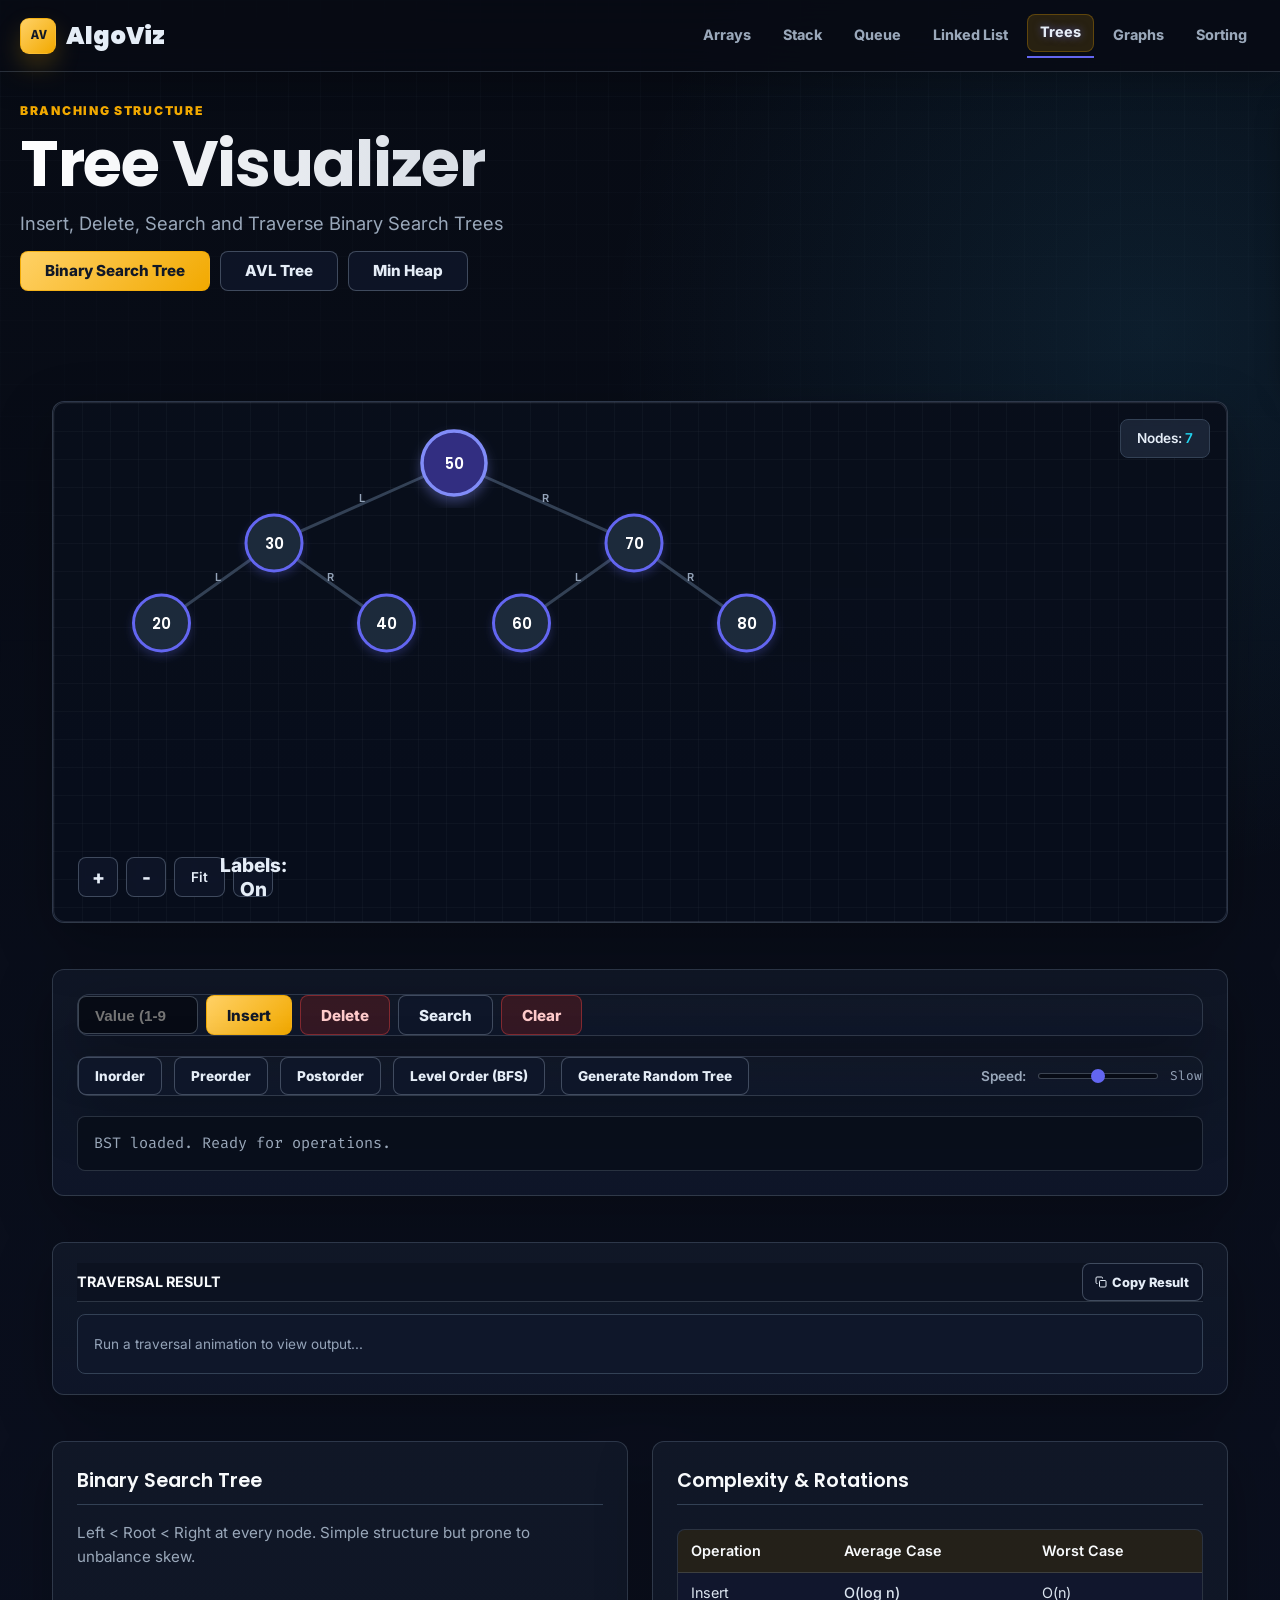
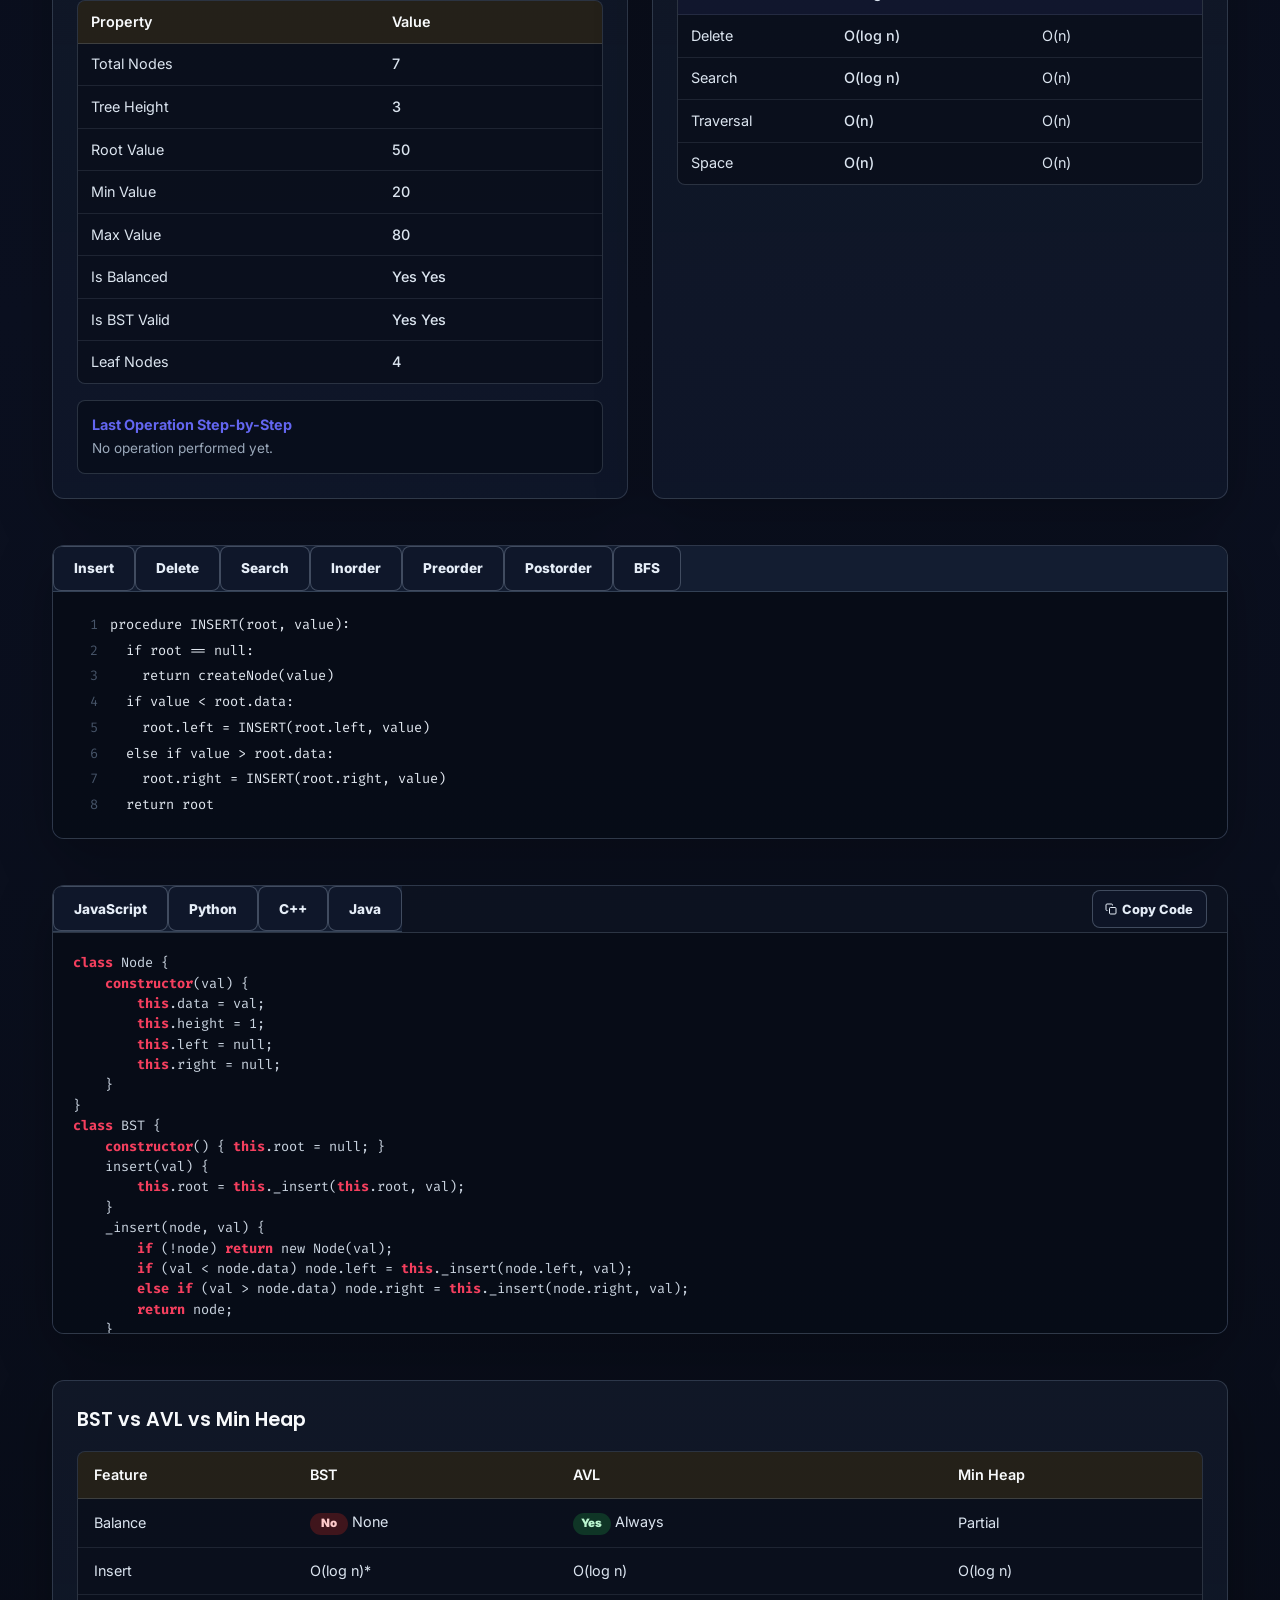
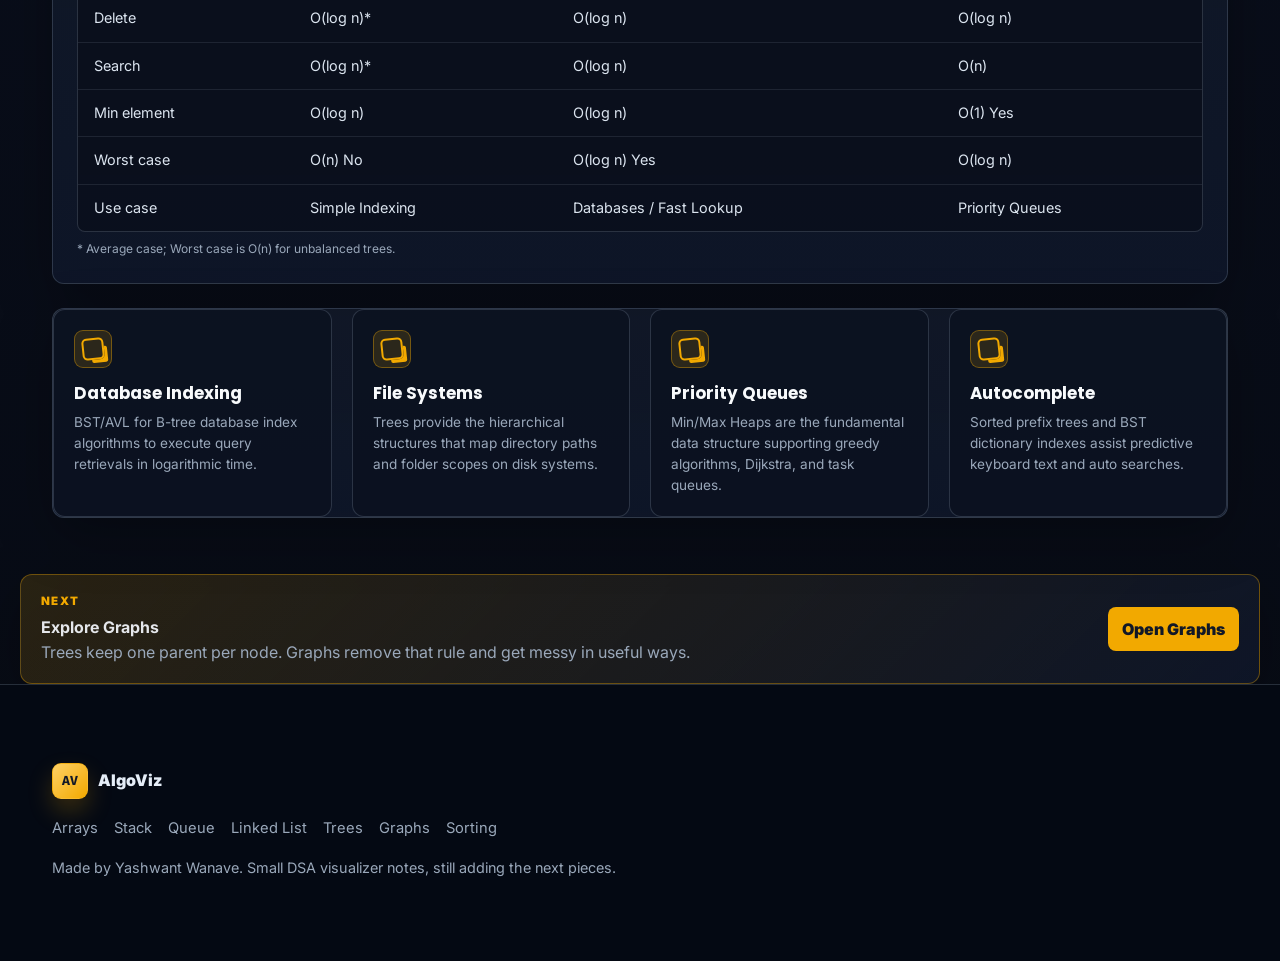
<file: tree.html>
<!DOCTYPE html>
<html lang="en">
<head>
    <meta charset="UTF-8">
    <meta name="viewport" content="width=device-width, initial-scale=1.0">
    <title>Tree Visualizer | AlgoViz</title>
    <!-- Google Fonts -->
    <link rel="preconnect" href="https://fonts.googleapis.com">
    <link rel="preconnect" href="https://fonts.gstatic.com" crossorigin>
    <link href="https://fonts.googleapis.com/css2?family=Fira+Code:wght@400;500;700&family=Inter:wght@300;400;500;600;700;800&family=Poppins:wght@400;500;600;700&display=swap" rel="stylesheet">
    <style>
        :root {
            --bg-main: #0f172a;
            --bg-card: #1e293b;
            --border-color: #334155;
            --accent: #6366f1;
            --accent-glow: rgba(99, 102, 241, 0.4);
            --secondary: #22d3ee;
            --text-main: #e2e8f0;
            --text-muted: #94a3b8;
            
            /* Node styling variables */
            --color-node-def-fill: #1e293b;
            --color-node-def-border: #6366f1;
            --color-node-root-fill: #312e81;
            --color-node-root-border: #818cf8;
            --color-node-highlight-fill: #6366f1;
            --color-node-highlight-border: #a5b4fc;
            --color-node-found-fill: #166534;
            --color-node-found-border: #22c55e;
            --color-node-delete-fill: #7f1d1d;
            --color-node-delete-border: #ef4444;
            --color-node-unbalanced-fill: #78350f;
            --color-node-unbalanced-border: #f59e0b;
            --color-node-balanced-fill: #166534;
            --color-node-balanced-border: #22c55e;
            
            --edge-default: #334155;
            --edge-traversal: #6366f1;
            --edge-rotation: #f59e0b;
        }
        * {
            box-sizing: border-box;
            margin: 0;
            padding: 0;
        }
        body {
            background-color: var(--bg-main);
            color: var(--text-main);
            font-family: 'Inter', sans-serif;
            overflow-x: hidden;
            line-height: 1.5;
            /* Subtle dot grid pattern */
            background-image: radial-gradient(rgba(99, 102, 241, 0.08) 1.5px, transparent 1.5px);
            background-size: 24px 24px;
        }
        /* Custom Scrollbar */
        ::-webkit-scrollbar {
            width: 8px;
            height: 8px;
        }
        ::-webkit-scrollbar-track {
            background: #0f172a;
        }
        ::-webkit-scrollbar-thumb {
            background: #334155;
            border-radius: 4px;
        }
        ::-webkit-scrollbar-thumb:hover {
            background: #475569;
        }
        /* 1. NAVBAR */
        .navbar {
            display: flex;
            justify-content: space-between;
            align-items: center;
            padding: 1rem 2rem;
            background: rgba(30, 41, 59, 0.7);
            backdrop-filter: blur(12px);
            border-bottom: 1px solid var(--border-color);
            position: sticky;
            top: 0;
            z-index: 100;
        }
        .nav-logo {
            display: flex;
            align-items: center;
            gap: 0.5rem;
            font-family: 'Poppins', sans-serif;
            font-weight: 700;
            font-size: 1.5rem;
            color: #fff;
            text-decoration: none;
        }
        .nav-logo span {
            color: var(--accent);
        }
        .nav-logo-mark {
            background: linear-gradient(135deg, var(--accent), var(--secondary));
            color: white;
            padding: 0.2rem 0.6rem;
            border-radius: 8px;
            font-size: 1.2rem;
            box-shadow: 0 0 10px rgba(99, 102, 241, 0.4);
        }
        .nav-links {
            display: flex;
            gap: 1.5rem;
            list-style: none;
            align-items: center;
        }
        .nav-links a {
            color: var(--text-muted);
            text-decoration: none;
            font-weight: 500;
            transition: color 0.3s, text-shadow 0.3s;
            font-size: 0.95rem;
        }
        .nav-links a:hover, .nav-links .active a {
            color: #fff;
            text-shadow: 0 0 8px rgba(99, 102, 241, 0.6);
        }
        .nav-links .active {
            border-bottom: 2px solid var(--accent);
            padding-bottom: 0.25rem;
        }
        .hamburger {
            display: none;
            flex-direction: column;
            gap: 4px;
            cursor: pointer;
            background: none;
            border: none;
        }
        .hamburger span {
            width: 24px;
            height: 2px;
            background-color: var(--text-main);
            border-radius: 2px;
            transition: 0.3s;
        }
        /* 2. PAGE HEADER & TOGGLE */
        .page-header {
            max-width: 1400px;
            margin: 2rem auto 1rem;
            padding: 0 2rem;
            text-align: center;
        }
        .page-header h1 {
            font-family: 'Poppins', sans-serif;
            font-size: 2.5rem;
            font-weight: 700;
            margin-bottom: 0.5rem;
            background: linear-gradient(to right, #fff, var(--text-muted));
            -webkit-background-clip: text;
            -webkit-text-fill-color: transparent;
        }
        .page-header p {
            color: var(--text-muted);
            font-size: 1.1rem;
            margin-bottom: 1.5rem;
        }
        .type-toggle-container {
            display: inline-flex;
            flex-wrap: wrap;
            background: transparent;
            padding: 0;
            border-radius: 0;
            border: 0;
            box-shadow: none;
            gap: 10px;
            margin-bottom: 1rem;
        }
        .btn-toggle {
            background: transparent;
            border: none;
            color: var(--text-muted);
            padding: 0.6rem 1.5rem;
            font-size: 0.95rem;
            font-weight: 600;
            border-radius: 9999px;
            cursor: pointer;
            transition: all 0.3s cubic-bezier(0.4, 0, 0.2, 1);
        }
        .btn-toggle.active {
            background: var(--accent);
            color: white;
            box-shadow: 0 0 12px var(--accent-glow);
        }
        /* MAIN CONTENT AREA GRID */
        .main-container {
            max-width: 1400px;
            margin: 0 auto;
            padding: 1rem 2rem 3rem;
            display: grid;
            grid-template-columns: 1fr;
            gap: 1.5rem;
        }
        /* 3. VISUALIZATION CANVAS CARD */
        .canvas-card {
            background: var(--bg-card);
            border: 1px solid var(--border-color);
            border-radius: 12px;
            position: relative;
            box-shadow: 0 10px 30px rgba(0, 0, 0, 0.4);
            display: flex;
            flex-direction: column;
            overflow: hidden;
        }
        #canvas-container {
            height: 520px;
            width: 100%;
            position: relative;
            cursor: grab;
            background-color: #0f172a;
            /* Secondary Grid line overlay */
            background-image: 
                radial-gradient(rgba(30, 41, 59, 0.8) 1.5px, transparent 1.5px);
            background-size: 20px 20px;
            overflow: hidden;
        }
        #canvas-container:active {
            cursor: grabbing;
        }
        #svg-canvas {
            width: 100%;
            height: 100%;
            user-select: none;
        }
        /* SVG Node & Edge styles */
        .node-circle {
            fill: var(--color-node-def-fill);
            stroke: var(--color-node-def-border);
            stroke-width: 3px;
            transition: stroke 0.3s, fill 0.3s, r 0.3s;
            cursor: pointer;
        }
        .node-circle.root-node {
            fill: var(--color-node-root-fill);
            stroke: var(--color-node-root-border);
            stroke-width: 3.5px;
        }
        .node-circle.highlighted {
            fill: var(--color-node-highlight-fill);
            stroke: var(--color-node-highlight-border);
        }
        .node-circle.found {
            fill: var(--color-node-found-fill);
            stroke: var(--color-node-found-border);
            filter: drop-shadow(0 0 12px #22c55e);
        }
        .node-circle.deleting {
            fill: var(--color-node-delete-fill);
            stroke: var(--color-node-delete-border);
            filter: drop-shadow(0 0 12px #ef4444);
        }
        .node-circle.unbalanced {
            fill: var(--color-node-unbalanced-fill);
            stroke: var(--color-node-unbalanced-border);
            filter: drop-shadow(0 0 10px #f59e0b);
        }
        .node-circle.balanced {
            fill: var(--color-node-balanced-fill);
            stroke: var(--color-node-balanced-border);
        }
        .node-text {
            fill: #fff;
            font-family: 'Poppins', sans-serif;
            font-size: 15px;
            font-weight: 600;
            text-anchor: middle;
            dominant-baseline: central;
            pointer-events: none;
        }
        .edge-line {
            stroke: var(--edge-default);
            stroke-width: 3px;
            stroke-linecap: round;
            transition: stroke 0.3s, stroke-width 0.3s;
        }
        .edge-line.traversal {
            stroke: var(--edge-traversal);
            stroke-width: 4px;
            stroke-dasharray: 8, 4;
            animation: dash 1s linear infinite;
        }
        .edge-line.rotation {
            stroke: var(--edge-rotation);
            stroke-width: 4px;
        }
        @keyframes dash {
            to {
                stroke-dashoffset: -12;
            }
        }
        .edge-label {
            fill: var(--text-muted);
            font-size: 11px;
            font-weight: 600;
            text-anchor: middle;
            dominant-baseline: central;
            background-color: var(--bg-main);
            pointer-events: none;
        }
        .badge-bg {
            fill: #0f172a;
            stroke-width: 1px;
            rx: 4px;
        }
        .badge-text {
            font-size: 10px;
            font-weight: 700;
            text-anchor: middle;
            dominant-baseline: central;
        }
        /* Heights & Balance Factors */
        .height-badge text {
            fill: var(--secondary);
        }
        .height-badge rect {
            stroke: var(--secondary);
        }
        .bf-green text { fill: #22c55e; }
        .bf-green rect { stroke: #22c55e; }
        .bf-yellow text { fill: #f59e0b; }
        .bf-yellow rect { stroke: #f59e0b; }
        .bf-red text { fill: #ef4444; }
        .bf-red rect { stroke: #ef4444; }
        /* Zoom / Pan Floating Controls */
        .canvas-controls {
            position: absolute;
            bottom: 1.5rem;
            left: 1.5rem;
            display: flex;
            gap: 0.5rem;
            z-index: 10;
        }
        .canvas-controls button {
            background: rgba(30, 41, 59, 0.85);
            border: 1px solid var(--border-color);
            color: var(--text-main);
            width: 40px;
            height: 40px;
            border-radius: 8px;
            font-size: 1.2rem;
            font-weight: bold;
            cursor: pointer;
            display: flex;
            align-items: center;
            justify-content: center;
            transition: all 0.2s;
            backdrop-filter: blur(4px);
        }
        .canvas-controls button:hover {
            background: var(--accent);
            border-color: var(--accent);
            transform: translateY(-2px);
            box-shadow: 0 4px 10px rgba(99, 102, 241, 0.3);
        }
        .btn-fit-screen {
            padding: 0 1rem !important;
            width: auto !important;
            font-size: 0.85rem !important;
            font-weight: 600 !important;
        }
        /* SVG Filters */
        .node-shadow {
            filter: drop-shadow(0 0 6px var(--accent));
        }
        /* Rotation count tracker badge in canvas */
        .canvas-stats-badge {
            position: absolute;
            top: 1rem;
            right: 1rem;
            background: rgba(30, 41, 59, 0.85);
            border: 1px solid var(--border-color);
            padding: 0.5rem 1rem;
            border-radius: 8px;
            font-size: 0.85rem;
            font-weight: 600;
            display: flex;
            gap: 1rem;
            pointer-events: none;
            backdrop-filter: blur(4px);
            z-index: 10;
        }
        .canvas-stats-badge span span {
            color: var(--secondary);
        }
        /* Empty State */
        .empty-state-overlay {
            position: absolute;
            top: 50%;
            left: 50%;
            transform: translate(-50%, -50%);
            display: flex;
            flex-direction: column;
            align-items: center;
            gap: 1rem;
            pointer-events: none;
            transition: opacity 0.5s;
            z-index: 5;
            text-align: center;
        }
        .empty-state-overlay svg {
            stroke: #334155;
            stroke-width: 2;
            fill: none;
            width: 120px;
            height: 90px;
        }
        .empty-state-overlay p {
            color: var(--text-muted);
            font-size: 1.1rem;
            font-weight: 500;
        }
        /* Heap Array representation panel below tree */
        .heap-array-panel {
            background: #131d31;
            border-top: 1px solid var(--border-color);
            padding: 1.25rem;
            display: none;
            flex-direction: column;
            gap: 0.75rem;
        }
        .heap-array-title {
            font-size: 0.85rem;
            font-weight: 700;
            color: var(--secondary);
            text-transform: uppercase;
            letter-spacing: 0.05em;
        }
        .heap-array-container {
            display: flex;
            gap: 0.5rem;
            overflow-x: auto;
            padding-bottom: 0.5rem;
            align-items: flex-start;
        }
        .heap-array-box {
            display: flex;
            flex-direction: column;
            align-items: center;
            min-width: 50px;
        }
        .heap-array-val {
            width: 45px;
            height: 45px;
            background: var(--bg-card);
            border: 2px solid var(--border-color);
            color: #fff;
            display: flex;
            align-items: center;
            justify-content: center;
            font-weight: 700;
            border-radius: 6px;
            transition: all 0.3s;
        }
        .heap-array-val.active {
            border-color: var(--accent);
            background: rgba(99, 102, 241, 0.2);
            box-shadow: 0 0 10px var(--accent-glow);
        }
        .heap-array-idx {
            font-size: 11px;
            color: var(--text-muted);
            margin-top: 4px;
            font-family: 'Fira Code', monospace;
        }
        /* 4. CONTROLS PANEL CARD */
        .controls-card {
            background: var(--bg-card);
            border: 1px solid var(--border-color);
            border-radius: 12px;
            padding: 1.5rem;
            box-shadow: 0 10px 30px rgba(0, 0, 0, 0.4);
            display: flex;
            flex-direction: column;
            gap: 1.25rem;
        }
        .control-row {
            display: flex;
            flex-wrap: wrap;
            gap: 1rem;
            align-items: center;
        }
        .control-group {
            display: flex;
            align-items: center;
            gap: 0.5rem;
        }
        .input-number {
            background: #0f172a;
            border: 1px solid var(--border-color);
            color: #fff;
            padding: 0.6rem 1rem;
            border-radius: 8px;
            width: 120px;
            outline: none;
            font-weight: 600;
            font-size: 0.95rem;
            transition: border-color 0.2s;
        }
        .input-number:focus {
            border-color: var(--accent);
        }
        .btn-op {
            padding: 0.6rem 1.25rem;
            font-weight: 600;
            border-radius: 8px;
            cursor: pointer;
            border: none;
            font-size: 0.95rem;
            transition: all 0.2s;
            display: flex;
            align-items: center;
            gap: 0.4rem;
        }
        .btn-op:disabled {
            opacity: 0.5;
            cursor: not-allowed;
            transform: none !important;
        }
        .btn-insert {
            background: var(--accent);
            color: #fff;
        }
        .btn-insert:hover:not(:disabled) {
            background: #5053e1;
            transform: translateY(-2px);
            box-shadow: 0 4px 12px rgba(99, 102, 241, 0.35);
        }
        .btn-delete {
            background: #ef4444;
            color: #fff;
        }
        .btn-delete:hover:not(:disabled) {
            background: #dc2626;
            transform: translateY(-2px);
            box-shadow: 0 4px 12px rgba(239, 68, 68, 0.35);
        }
        .btn-search {
            background: var(--secondary);
            color: #0f172a;
        }
        .btn-search:hover:not(:disabled) {
            background: #06b6d4;
            transform: translateY(-2px);
            box-shadow: 0 4px 12px rgba(34, 211, 238, 0.35);
        }
        .btn-clear {
            background: #475569;
            color: #fff;
        }
        .btn-clear:hover:not(:disabled) {
            background: #334155;
            transform: translateY(-2px);
        }
        /* Traversal buttons styling */
        .traversal-buttons {
            display: flex;
            flex-wrap: wrap;
            gap: 0.75rem;
        }
        .btn-traverse {
            padding: 0.5rem 1rem;
            border-radius: 6px;
            font-size: 0.85rem;
            font-weight: 600;
            cursor: pointer;
            border: 1px solid transparent;
            background: rgba(30, 41, 59, 0.6);
            color: var(--text-main);
            transition: all 0.2s;
        }
        .btn-traverse:hover:not(:disabled) {
            background: var(--bg-main);
            border-color: var(--accent);
        }
        .btn-traverse.active {
            border-color: var(--accent);
            background: rgba(99, 102, 241, 0.15);
            color: var(--accent);
        }
        /* Speed slider container */
        .speed-slider-container {
            display: flex;
            align-items: center;
            gap: 0.75rem;
            margin-left: auto;
        }
        .speed-slider-container label {
            font-size: 0.85rem;
            font-weight: 600;
            color: var(--text-muted);
        }
        .slider-speed {
            -webkit-appearance: none;
            width: 120px;
            height: 6px;
            border-radius: 3px;
            background: var(--border-color);
            outline: none;
            cursor: pointer;
        }
        .slider-speed::-webkit-slider-thumb {
            -webkit-appearance: none;
            width: 14px;
            height: 14px;
            border-radius: 50%;
            background: var(--accent);
            transition: background 0.15s;
        }
        .slider-speed::-webkit-slider-thumb:hover {
            background: var(--secondary);
        }
        /* Toggle Edges Button */
        .btn-toggle-edges {
            background: transparent;
            border: 1px solid var(--border-color);
            color: var(--text-muted);
            padding: 0.5rem 1rem;
            border-radius: 6px;
            font-size: 0.85rem;
            font-weight: 600;
            cursor: pointer;
            transition: all 0.2s;
        }
        .btn-toggle-edges.active {
            border-color: var(--secondary);
            color: var(--secondary);
        }
        /* Status Box */
        .status-box {
            background: #0f172a;
            border: 1px solid var(--border-color);
            border-radius: 8px;
            padding: 1rem;
            min-height: 55px;
            display: flex;
            align-items: center;
            font-size: 0.95rem;
            color: var(--text-main);
            line-height: 1.4;
            font-family: 'Fira Code', monospace;
            border-left: 4px solid var(--accent);
        }
        /* 5. TRAVERSAL OUTPUT PANEL */
        .output-card {
            background: var(--bg-card);
            border: 1px solid var(--border-color);
            border-radius: 12px;
            padding: 1.25rem 1.5rem;
            box-shadow: 0 10px 30px rgba(0, 0, 0, 0.4);
            display: flex;
            flex-direction: column;
            gap: 0.75rem;
        }
        .output-header {
            display: flex;
            justify-content: space-between;
            align-items: center;
        }
        .output-title {
            font-size: 0.9rem;
            font-weight: 700;
            color: var(--accent);
            text-transform: uppercase;
            letter-spacing: 0.05em;
        }
        .btn-copy {
            background: #0f172a;
            border: 1px solid var(--border-color);
            color: var(--text-muted);
            padding: 0.4rem 0.8rem;
            border-radius: 6px;
            font-size: 0.8rem;
            font-weight: 600;
            cursor: pointer;
            transition: all 0.2s;
            display: flex;
            align-items: center;
            gap: 0.3rem;
        }
        .btn-copy:hover {
            color: #fff;
            border-color: var(--accent);
        }
        .output-box-container {
            background: #0f172a;
            border: 1px solid var(--border-color);
            border-radius: 8px;
            padding: 1rem;
            min-height: 60px;
            display: flex;
            align-items: center;
            gap: 0.5rem;
            overflow-x: auto;
            flex-wrap: nowrap;
        }
        .out-node {
            display: flex;
            align-items: center;
            justify-content: center;
            background: var(--bg-card);
            border: 2px solid var(--border-color);
            width: 40px;
            height: 40px;
            border-radius: 6px;
            font-weight: 700;
            flex-shrink: 0;
            animation: popIn 0.3s cubic-bezier(0.34, 1.56, 0.64, 1) forwards;
            opacity: 0;
        }
        .out-node.highlighted {
            background: rgba(22, 101, 34, 0.2);
            border-color: #22c55e;
            box-shadow: 0 0 10px rgba(34, 197, 94, 0.3);
        }
        .out-arrow {
            color: var(--border-color);
            font-weight: bold;
            font-size: 1.2rem;
            user-select: none;
            flex-shrink: 0;
        }
        @keyframes popIn {
            from {
                opacity: 0;
                transform: scale(0.6);
            }
            to {
                opacity: 1;
                transform: scale(1);
            }
        }
        /* 6. INFO PANELS (2 COLUMN LAYOUT) */
        .info-panels-grid {
            display: grid;
            grid-template-columns: 1fr 1fr;
            gap: 1.5rem;
        }
        .info-card {
            background: var(--bg-card);
            border: 1px solid var(--border-color);
            border-radius: 12px;
            padding: 1.5rem;
            box-shadow: 0 10px 30px rgba(0, 0, 0, 0.4);
            display: flex;
            flex-direction: column;
            gap: 1rem;
        }
        .info-card h3 {
            font-family: 'Poppins', sans-serif;
            font-size: 1.2rem;
            font-weight: 600;
            border-bottom: 1px solid var(--border-color);
            padding-bottom: 0.5rem;
        }
        .desc-text {
            color: var(--text-muted);
            font-size: 0.95rem;
            margin-bottom: 0.5rem;
        }
        /* Info tables */
        .stats-table, .complexity-table {
            width: 100%;
            border-collapse: collapse;
            font-size: 0.9rem;
            margin-top: 0.5rem;
        }
        .stats-table th, .stats-table td,
        .complexity-table th, .complexity-table td {
            text-align: left;
            padding: 0.6rem 0.8rem;
            border-bottom: 1px solid var(--border-color);
        }
        .stats-table th, .complexity-table th {
            color: var(--text-muted);
            font-weight: 600;
        }
        .stats-table td:nth-child(2),
        .complexity-table td:nth-child(2) {
            font-weight: 500;
        }
        /* Complexity highlighting row */
        .complexity-table tr.active {
            background: rgba(99, 102, 241, 0.08);
            border-left: 3px solid var(--accent);
        }
        .complexity-table tr.active td {
            color: #fff;
        }
        .last-op-box {
            background: #0f172a;
            border: 1px solid var(--border-color);
            border-radius: 8px;
            padding: 0.85rem;
            font-size: 0.85rem;
            color: var(--text-muted);
            line-height: 1.45;
        }
        .last-op-box strong {
            color: var(--accent);
            display: block;
            margin-bottom: 0.25rem;
            font-size: 0.9rem;
        }
        /* AVL rotation cards grid */
        .rotation-cards-container {
            display: none; /* Only visible in AVL mode */
            flex-direction: column;
            gap: 0.75rem;
            margin-top: 0.5rem;
        }
        .rotation-cards-container.active {
            display: flex;
        }
        .rotation-cards-grid {
            display: grid;
            grid-template-columns: 1fr 1fr;
            gap: 0.75rem;
        }
        .rot-card {
            background: #0f172a;
            border: 1px solid var(--border-color);
            padding: 0.75rem;
            border-radius: 8px;
            font-size: 0.8rem;
            transition: all 0.3s;
        }
        .rot-card.glow {
            border-color: #f59e0b;
            box-shadow: 0 0 10px rgba(245, 158, 11, 0.3);
            background: rgba(245, 158, 11, 0.05);
        }
        .rot-card h4 {
            color: #fff;
            margin-bottom: 2px;
            font-size: 0.85rem;
        }
        .rot-card p {
            color: var(--text-muted);
        }
        /* 7. PSEUDOCODE PANEL */
        .pseudo-card {
            background: var(--bg-card);
            border: 1px solid var(--border-color);
            border-radius: 12px;
            box-shadow: 0 10px 30px rgba(0, 0, 0, 0.4);
            display: flex;
            flex-direction: column;
            overflow: hidden;
        }
        .tabs-header {
            display: flex;
            background: #131d31;
            border-bottom: 1px solid var(--border-color);
            overflow-x: auto;
        }
        .tab-btn {
            background: transparent;
            border: none;
            color: var(--text-muted);
            padding: 0.85rem 1.25rem;
            font-size: 0.85rem;
            font-weight: 600;
            cursor: pointer;
            transition: all 0.2s;
            border-bottom: 2px solid transparent;
            white-space: nowrap;
        }
        .tab-btn:hover {
            color: #fff;
        }
        .tab-btn.active {
            color: var(--accent);
            border-bottom-color: var(--accent);
            background: rgba(30, 41, 59, 0.4);
        }
        .pseudo-body {
            padding: 1.25rem;
            background: #0c1222;
            font-family: 'Fira Code', monospace;
            font-size: 0.85rem;
            overflow-x: auto;
            line-height: 1.6;
        }
        .pseudo-line {
            display: flex;
            padding: 2px 0;
            border-radius: 4px;
            transition: background 0.15s;
        }
        .pseudo-line.highlight {
            background: rgba(99, 102, 241, 0.25);
            border-left: 3px solid var(--accent);
            padding-left: 2px;
        }
        .pseudo-num {
            width: 25px;
            color: #475569;
            user-select: none;
            margin-right: 0.75rem;
            text-align: right;
        }
        .pseudo-text {
            color: var(--text-main);
            white-space: pre;
        }
        /* 8. FULL CODE PANEL */
        .fullcode-card {
            background: var(--bg-card);
            border: 1px solid var(--border-color);
            border-radius: 12px;
            box-shadow: 0 10px 30px rgba(0, 0, 0, 0.4);
            display: flex;
            flex-direction: column;
            overflow: hidden;
        }
        .fullcode-header {
            display: flex;
            justify-content: space-between;
            align-items: center;
            background: #131d31;
            border-bottom: 1px solid var(--border-color);
            padding-right: 1.25rem;
        }
        .fullcode-body {
            padding: 1.25rem;
            background: #0a0f1d;
            font-family: 'Fira Code', monospace;
            font-size: 0.85rem;
            overflow-x: auto;
            max-height: 400px;
            overflow-y: auto;
            line-height: 1.5;
        }
        .fullcode-text {
            color: #cbd5e1;
            white-space: pre;
        }
        /* Simple syntax coloring */
        .code-keyword { color: #f43f5e; font-weight: bold; }
        .code-type { color: #38bdf8; }
        .code-comment { color: #64748b; font-style: italic; }
        .code-string { color: #34d399; }
        .code-number { color: #fb923c; }
        /* 9. COMPARISON TABLE */
        .comparison-card {
            background: var(--bg-card);
            border: 1px solid var(--border-color);
            border-radius: 12px;
            padding: 1.5rem;
            box-shadow: 0 10px 30px rgba(0, 0, 0, 0.4);
            overflow-x: auto;
        }
        .comparison-card h3 {
            font-family: 'Poppins', sans-serif;
            font-size: 1.2rem;
            font-weight: 600;
            margin-bottom: 1rem;
        }
        .comp-table {
            width: 100%;
            border-collapse: collapse;
            font-size: 0.9rem;
            min-width: 600px;
        }
        .comp-table th, .comp-table td {
            padding: 0.75rem 1rem;
            text-align: left;
            border-bottom: 1px solid var(--border-color);
        }
        .comp-table th {
            color: var(--text-muted);
            font-weight: 600;
            background: #131d31;
        }
        .comp-table tr.highlight {
            background: rgba(99, 102, 241, 0.08);
            border-left: 3px solid var(--accent);
        }
        .comp-table tr.highlight td {
            color: #fff;
            font-weight: 500;
        }
        /* 10. AVL ROTATION VISUALIZER SIDE PANEL */
        .rotation-popup-panel {
            position: fixed;
            top: 100px;
            right: -360px; /* Hidden initially */
            width: 340px;
            background: rgba(30, 41, 59, 0.95);
            backdrop-filter: blur(8px);
            border: 1px solid var(--border-color);
            border-radius: 12px;
            padding: 1.25rem;
            box-shadow: -10px 10px 30px rgba(0, 0, 0, 0.5);
            z-index: 1000;
            transition: right 0.4s cubic-bezier(0.16, 1, 0.3, 1);
            color: #fff;
        }
        .rotation-popup-panel.active {
            right: 20px;
        }
        .rot-popup-header {
            display: flex;
            justify-content: space-between;
            align-items: center;
            margin-bottom: 0.75rem;
        }
        .rot-popup-title {
            color: #f59e0b;
            font-weight: 700;
            font-size: 1rem;
            display: flex;
            align-items: center;
            gap: 0.4rem;
        }
        .rot-popup-close {
            background: transparent;
            border: none;
            color: var(--text-muted);
            cursor: pointer;
            font-size: 1.1rem;
        }
        .rot-popup-svg-container {
            display: grid;
            grid-template-columns: 1fr auto 1fr;
            align-items: center;
            gap: 0.5rem;
            background: #0f172a;
            border-radius: 8px;
            padding: 0.75rem;
            border: 1px solid var(--border-color);
        }
        .rot-popup-diagram {
            width: 100%;
            height: 120px;
        }
        .rot-popup-arrow {
            font-size: 1.5rem;
            color: #f59e0b;
            font-weight: bold;
        }
        /* 11. REAL WORLD APPLICATIONS */
        .apps-container {
            display: grid;
            grid-template-columns: repeat(4, 1fr);
            gap: 1.25rem;
        }
        .app-card {
            background: var(--bg-card);
            border: 1px solid var(--border-color);
            border-radius: 12px;
            padding: 1.25rem;
            box-shadow: 0 5px 15px rgba(0,0,0,0.3);
            transition: all 0.3s;
            cursor: default;
        }
        .app-card:hover {
            transform: translateY(-6px);
            border-color: var(--accent);
            box-shadow: 0 10px 25px rgba(99, 102, 241, 0.25);
        }
        .app-icon {
            font-size: 2rem;
            margin-bottom: 0.75rem;
        }
        .app-card h4 {
            font-family: 'Poppins', sans-serif;
            font-size: 1.05rem;
            margin-bottom: 0.4rem;
            color: #fff;
        }
        .app-card p {
            font-size: 0.85rem;
            color: var(--text-muted);
        }
        /* 12. FOOTER */
        .footer {
            background: #0a0f1d;
            border-top: 1px solid var(--border-color);
            padding: 3rem 2rem;
            margin-top: auto;
            width: 100%;
        }
        .footer-content {
            max-width: 1400px;
            margin: 0 auto;
            display: flex;
            justify-content: space-between;
            flex-wrap: wrap;
            gap: 2rem;
        }
        .footer-left {
            display: flex;
            flex-direction: column;
            gap: 0.75rem;
            max-width: 300px;
        }
        .footer-logo {
            font-family: 'Poppins', sans-serif;
            font-weight: 700;
            font-size: 1.35rem;
            color: #fff;
        }
        .footer-logo span {
            color: var(--accent);
        }
        .footer-tagline {
            font-size: 0.85rem;
            color: var(--text-muted);
        }
        .footer-links-grid {
            display: flex;
            gap: 4rem;
        }
        .footer-links-col h5 {
            color: #fff;
            margin-bottom: 1rem;
            font-size: 0.95rem;
            font-weight: 600;
        }
        .footer-links-col ul {
            list-style: none;
            display: flex;
            flex-direction: column;
            gap: 0.6rem;
        }
        .footer-links-col a {
            color: var(--text-muted);
            text-decoration: none;
            font-size: 0.85rem;
            transition: color 0.2s;
        }
        .footer-links-col a:hover {
            color: #fff;
        }
        .footer-bottom {
            max-width: 1400px;
            margin: 2rem auto 0;
            padding-top: 1.5rem;
            border-top: 1px solid var(--border-color);
            display: flex;
            justify-content: space-between;
            font-size: 0.8rem;
            color: var(--text-muted);
        }
        /* CALL STACK PANEL (Left of Canvas) */
        .callstack-wrapper {
            position: absolute;
            top: 1rem;
            left: 1rem;
            width: 170px;
            background: rgba(15, 23, 42, 0.85);
            border: 1px solid var(--border-color);
            border-radius: 8px;
            padding: 0.5rem;
            z-index: 10;
            max-height: 250px;
            overflow-y: auto;
            backdrop-filter: blur(4px);
            display: flex;
            flex-direction: column;
            gap: 0.4rem;
            box-shadow: 0 4px 15px rgba(0,0,0,0.3);
            transition: opacity 0.3s;
        }
        .callstack-wrapper.collapsed {
            opacity: 0;
            pointer-events: none;
        }
        .callstack-title {
            font-size: 0.75rem;
            font-weight: 700;
            color: var(--secondary);
            text-transform: uppercase;
            letter-spacing: 0.05em;
            margin-bottom: 0.2rem;
            text-align: center;
        }
        .callstack-frame {
            background: var(--bg-card);
            border: 1px solid var(--border-color);
            border-left: 3px solid var(--accent);
            padding: 0.3rem 0.5rem;
            font-size: 0.75rem;
            font-family: 'Fira Code', monospace;
            border-radius: 4px;
            color: #fff;
            animation: slideInDown 0.2s cubic-bezier(0.16, 1, 0.3, 1) forwards;
        }
        @keyframes slideInDown {
            from {
                opacity: 0;
                transform: translateY(-8px);
            }
            to {
                opacity: 1;
                transform: translateY(0);
            }
        }
        /* Floating label inside canvas for rotation text */
        .floating-rotation-label {
            position: absolute;
            color: #f59e0b;
            font-size: 14px;
            font-weight: 600;
            pointer-events: none;
            transform: translate(-50%, -50%);
            animation: floatUpFade 2s forwards ease-out;
            z-index: 10;
            background: rgba(15, 23, 42, 0.85);
            border: 1px solid #f59e0b;
            padding: 4px 8px;
            border-radius: 4px;
            box-shadow: 0 4px 12px rgba(245, 158, 11, 0.2);
            font-family: 'Fira Code', monospace;
        }
        @keyframes floatUpFade {
            0% {
                opacity: 0;
                transform: translate(-50%, -50%) translateY(10px);
            }
            10% {
                opacity: 1;
                transform: translate(-50%, -50%) translateY(0);
            }
            100% {
                opacity: 0;
                transform: translate(-50%, -50%) translateY(-40px);
            }
        }
        /* Floating Compare Tooltip inside canvas */
        .compare-tooltip {
            position: absolute;
            background: rgba(15, 23, 42, 0.9);
            border: 1px solid var(--secondary);
            color: #fff;
            padding: 4px 8px;
            border-radius: 4px;
            font-size: 11px;
            font-weight: 500;
            pointer-events: none;
            transform: translate(-50%, -120%);
            z-index: 100;
            box-shadow: 0 4px 10px rgba(34, 211, 238, 0.25);
            font-family: 'Fira Code', monospace;
        }
        /* Shake animation for deleted node */
        .node-shake {
            animation: shake 0.4s ease-in-out infinite;
        }
        @keyframes shake {
            0%, 100% { transform: translate(0, 0); }
            20%, 60% { transform: translate(-3px, 0); }
            40%, 80% { transform: translate(3px, 0); }
        }
        /* Ripple effect SVG */
        .ripple-circle {
            stroke: #22c55e;
            stroke-width: 2px;
            fill: none;
            animation: ripple 0.8s cubic-bezier(0.16, 1, 0.3, 1) forwards;
        }
        @keyframes ripple {
            from {
                r: 28px;
                opacity: 1;
                stroke-width: 3px;
            }
            to {
                r: 60px;
                opacity: 0;
                stroke-width: 0.5px;
            }
        }
        /* Red X overlay on Canvas */
        .red-x-overlay {
            position: absolute;
            color: #ef4444;
            font-size: 3rem;
            font-weight: 700;
            pointer-events: none;
            transform: translate(-50%, -50%);
            animation: xRipple 0.8s ease-out forwards;
            text-shadow: 0 0 15px rgba(239, 68, 68, 0.5);
            z-index: 50;
        }
        @keyframes xRipple {
            0% { transform: translate(-50%, -50%) scale(0.3); opacity: 0; }
            50% { transform: translate(-50%, -50%) scale(1.1); opacity: 1; }
            100% { transform: translate(-50%, -50%) scale(1); opacity: 0; }
        }
        /* RESPONSIVE MEDIA QUERIES */
        @media (max-width: 1024px) {
            .navbar {
                padding: 1rem;
            }
            .nav-links {
                display: none; /* Mobile navigation should be implemented or simplified */
            }
            .hamburger {
                display: flex;
            }
            #canvas-container {
                height: 400px;
            }
            .info-panels-grid {
                grid-template-columns: 1fr;
            }
            .apps-container {
                grid-template-columns: 1fr 1fr;
            }
        }
        @media (max-width: 768px) {
            .page-header h1 {
                font-size: 1.8rem;
            }
            .page-header p {
                font-size: 0.95rem;
            }
            .type-toggle-container {
                flex-direction: column;
                border-radius: 0;
                padding: 0;
                width: 100%;
            }
            .btn-toggle {
                border-radius: 6px;
                text-align: center;
                padding: 0.5rem;
            }
            #canvas-container {
                height: 300px;
            }
            .control-row {
                flex-direction: column;
                align-items: stretch;
            }
            .control-group {
                flex-direction: column;
                align-items: stretch;
            }
            .input-number {
                width: 100%;
            }
            .speed-slider-container {
                margin-left: 0;
                justify-content: space-between;
                width: 100%;
            }
            .apps-container {
                grid-template-columns: 1fr;
            }
            .rotation-popup-panel {
                left: 10px;
                right: 10px;
                bottom: 10px;
                top: auto;
                width: calc(100% - 20px);
                transform: translateY(150%);
                transition: transform 0.4s ease;
            }
            .rotation-popup-panel.active {
                right: 10px;
                transform: translateY(0);
            }
        }
  

    /* Shared site shell: common nav/footer/closing bits without changing visualizer logic. */
    .eyebrow {
      margin: 0 0 0.45rem;
      color: #f2a900;
      font-size: 0.78rem;
      font-weight: 800;
      letter-spacing: 0.12em;
      text-transform: uppercase;
    }
    .av-shell-footer {
      margin-top: 0;
      border-top: 1px solid rgba(148, 163, 184, 0.22);
      background: rgba(9, 15, 23, 0.94);
      color: rgba(226, 232, 240, 0.78);
    }
    .av-footer-inner {
      width: min(1500px, calc(100% - 32px));
      margin: 0 auto;
      padding: 28px 0 34px;
      display: grid;
      gap: 16px;
    }
    .av-footer-brand {
      display: flex;
      align-items: center;
      gap: 10px;
      color: #f8fafc;
      font-weight: 900;
      text-decoration: none;
    }
    .av-logo-mark {
      width: 34px;
      height: 34px;
      display: inline-grid;
      place-items: center;
      border-radius: 8px;
      color: #111827;
      background: #f2a900;
      font-family: "Fira Code", monospace;
      font-size: 0.82rem;
      box-shadow: 0 10px 24px rgba(242, 169, 0, 0.22);
    }
    .av-footer-links {
      display: flex;
      flex-wrap: wrap;
      gap: 10px 16px;
    }
    .av-footer-links a {
      color: inherit;
      text-decoration: none;
      font-size: 0.92rem;
    }
    .av-footer-links a:hover { color: #f2a900; }
    .av-footer-note {
      margin: 0;
      color: rgba(148, 163, 184, 0.92);
      line-height: 1.6;
      font-size: 0.9rem;
    }
    .av-next-section {
      width: min(1500px, calc(100% - 32px));
      margin: 30px auto 0;
      padding: 18px 20px;
      border: 1px solid rgba(242, 169, 0, 0.34);
      border-radius: 10px;
      background: linear-gradient(135deg, rgba(242, 169, 0, 0.11), rgba(15, 23, 42, 0.68));
      display: flex;
      align-items: center;
      justify-content: space-between;
      gap: 18px;
      color: #e5e7eb;
    }
    .av-next-section p { margin: 0; color: rgba(226, 232, 240, 0.78); }
    .av-next-section a {
      color: #111827;
      background: #f2a900;
      text-decoration: none;
      font-weight: 900;
      border-radius: 8px;
      padding: 10px 14px;
      white-space: nowrap;
    }
    .av-next-kicker {
      display: block;
      color: #f2a900;
      font-size: 0.72rem;
      font-weight: 900;
      letter-spacing: 0.12em;
      text-transform: uppercase;
      margin-bottom: 4px;
    }
    .av-badge-yes, .av-badge-no {
      display: inline-flex;
      align-items: center;
      justify-content: center;
      min-width: 38px;
      padding: 2px 8px;
      border-radius: 999px;
      font-size: 0.72rem;
      font-weight: 900;
    }
    .av-badge-yes { color: #bbf7d0; background: rgba(22, 101, 52, 0.45); }
    .av-badge-no { color: #fecaca; background: rgba(127, 29, 29, 0.45); }
    .app-icon,
    .app-card > span:first-child,
    .pattern-card > span:first-child {
      width: 38px;
      height: 38px;
      display: inline-grid;
      place-items: center;
      border-radius: 10px;
      background: rgba(242, 169, 0, 0.14);
      border: 1px solid rgba(242, 169, 0, 0.36);
      color: #f2a900;
      font-size: 0;
    }
    .app-icon::before,
    .app-card > span:first-child::before,
    .pattern-card > span:first-child::before {
      content: "";
      width: 18px;
      height: 18px;
      border: 2px solid currentColor;
      border-radius: 5px;
      box-shadow: 6px 6px 0 -3px currentColor;
      transform: rotate(-6deg);
    }
    .av-zoom-controls button,
    .control-button,
    .operation-button,
    .btn-op,
    .btn-traverse {
      letter-spacing: 0;
    }
    @media (max-width: 768px) {
      .av-next-section { align-items: flex-start; flex-direction: column; }
      .av-next-section a { white-space: normal; }
    }

    </style>
    <link rel="stylesheet" href="shared-ui.css">
</head>
<body>
    <!-- 1. NAVBAR -->
    <nav class="navbar">
        <a href="array.html" class="nav-logo" aria-label="AlgoViz home">
            <div class="nav-logo-mark">AV</div>
            AlgoViz
        </a>
        <ul class="nav-links">
            <li><a href="array.html">Arrays</a></li>
            <li><a href="stack.html">Stack</a></li>
            <li><a href="queue.html">Queue</a></li>
            <li><a href="linkedlist.html">Linked List</a></li>
            <li class="active"><a href="tree.html">Trees</a></li>
            <li><a href="graph.html">Graphs</a></li>
            <li><a href="sorting.html">Sorting</a></li>
        </ul>
        <button class="hamburger">
            <span></span>
            <span></span>
            <span></span>
        </button>
    </nav>
    <!-- 2. PAGE HEADER -->
    <header class="page-header">
        <p class="eyebrow">Branching structure</p>
      <h1>Tree Visualizer</h1>
        <p>Insert, Delete, Search and Traverse Binary Search Trees</p>
        <div class="type-toggle-container">
            <button class="btn-toggle active" id="btn-bst" onclick="switchTreeType('BST')">Binary Search Tree</button>
            <button class="btn-toggle" id="btn-avl" onclick="switchTreeType('AVL')">AVL Tree</button>
            <button class="btn-toggle" id="btn-heap" onclick="switchTreeType('HEAP')">Min Heap</button>
        </div>
    </header>
    <!-- MAIN VISUALIZATION AREA -->
    <main class="main-container">
        <!-- 3. MAIN VISUALIZATION PANEL -->
        <section class="canvas-card">
            <div id="canvas-container">
                <!-- Radial center glow -->
                <div class="radial-glow"></div>
                
                <!-- Floating Call Stack Visualizer -->
                <div class="callstack-wrapper collapsed" id="callstack-panel">
                    <div class="callstack-title">Call Stack</div>
                    <div id="callstack-frames"></div>
                </div>
                <!-- Canvas Statistics Tracker (Rotations, etc.) -->
                <div class="canvas-stats-badge" id="canvas-stats-badge">
                    <span id="stat-rotations" style="display:none">Rotations: <span id="val-rotations">0</span></span>
                    <span>Nodes: <span id="val-node-count">0</span></span>
                </div>
                <!-- Zoom and Pan Controls -->
                <div class="canvas-controls av-zoom-controls">
                    <button onclick="zoomCanvas(1.25)">+</button>
                    <button onclick="zoomCanvas(0.8)">-</button>
                    <button class="btn-fit-screen" onclick="resetCanvasView()">Fit</button>
                    <button class="btn-toggle-edges" id="btn-toggle-labels" onclick="toggleEdgeLabels()">Labels: On</button>
                </div>
                <!-- Empty State Indicator -->
                <div class="empty-state-overlay" id="empty-state">
                    <svg viewBox="0 0 120 90">
                        <!-- Left Subtree -->
                        <line x1="60" y1="20" x2="30" y2="50" />
                        <line x1="30" y1="50" x2="15" y2="75" />
                        <line x1="30" y1="50" x2="45" y2="75" />
                        <!-- Right Subtree -->
                        <line x1="60" y1="20" x2="90" y2="50" stroke-dasharray="4" />
                        <circle cx="60" cy="20" r="12" />
                        <circle cx="30" cy="50" r="10" />
                        <circle cx="90" cy="50" r="10" stroke-dasharray="3" />
                        <circle cx="15" cy="75" r="8" />
                        <circle cx="45" cy="75" r="8" />
                    </svg>
                    <p>Insert a node to begin</p>
                </div>
                <!-- SVG Graph element -->
                <svg id="svg-canvas">
                    <defs>
                        <!-- Shadow Filter -->
                        <filter id="node-shadow-filter" x="-20%" y="-20%" width="140%" height="140%">
                            <feDropShadow dx="0" dy="4" stdDeviation="4" flood-color="#6366f1" flood-opacity="0.25" />
                        </filter>
                        <filter id="node-shadow-root" x="-20%" y="-20%" width="140%" height="140%">
                            <feDropShadow dx="0" dy="6" stdDeviation="6" flood-color="#818cf8" flood-opacity="0.35" />
                        </filter>
                    </defs>
                    <g id="viewport-g">
                        <g id="edges-g"></g>
                        <g id="nodes-g"></g>
                    </g>
                </svg>
            </div>
            <!-- Heap Array Representation -->
            <div class="heap-array-panel" id="heap-array-panel">
                <div class="heap-array-title">Array Representation (Min Heap)</div>
                <div class="heap-array-container" id="heap-array-items">
                    <!-- Dynamic heap boxes go here -->
                </div>
            </div>
        </section>
        <!-- 4. CONTROLS PANEL -->
        <section class="controls-card">
            <!-- Row 1: Operations -->
            <div class="control-row">
                <div class="control-group">
                    <input type="number" class="input-number" id="input-val" placeholder="Value (1-999)" min="1" max="999" />
                    <button class="btn-op btn-insert" id="btn-insert" onclick="triggerInsert()">Insert</button>
                    <button class="btn-op btn-delete" id="btn-delete" onclick="triggerDelete()">Delete</button>
                    <button class="btn-op btn-search" id="btn-search" onclick="triggerSearch()">Search</button>
                    <button class="btn-op btn-clear" id="btn-clear" onclick="triggerClear()">Clear</button>
                </div>
            </div>
            <!-- Row 2: Traversals & Extra -->
            <div class="control-row">
                <div class="traversal-buttons">
                    <button class="btn-traverse" id="btn-inorder" onclick="triggerTraversal('inorder')">Inorder</button>
                    <button class="btn-traverse" id="btn-preorder" onclick="triggerTraversal('preorder')">Preorder</button>
                    <button class="btn-traverse" id="btn-postorder" onclick="triggerTraversal('postorder')">Postorder</button>
                    <button class="btn-traverse" id="btn-levelorder" onclick="triggerTraversal('levelorder')">Level Order (BFS)</button>
                </div>
                <button class="btn-traverse" id="btn-random" onclick="triggerRandomTree()">Generate Random Tree</button>
                <!-- Speed slider -->
                <div class="speed-slider-container">
                    <label for="speed-slider">Speed:</label>
                    <input type="range" class="slider-speed" id="speed-slider" min="100" max="1500" step="100" value="800" onchange="updateSpeedText()" />
                    <span id="speed-val" style="font-size: 0.8rem; font-family: 'Fira Code', monospace; color: var(--text-muted)">Med</span>
                </div>
            </div>
            <!-- Status Box -->
            <div class="status-box" id="status-box">
                Waiting for user operation...
            </div>
        </section>
        <!-- 5. TRAVERSAL OUTPUT PANEL -->
        <section class="output-card">
            <div class="output-header">
                <div class="output-title" id="output-panel-title">Traversal Result</div>
                <button class="btn-copy" onclick="copyTraversalResult()">
                    <svg width="12" height="12" viewBox="0 0 24 24" fill="none" stroke="currentColor" stroke-width="2"><rect x="9" y="9" width="13" height="13" rx="2" ry="2"></rect><path d="M5 15H4a2 2 0 0 1-2-2V4a2 2 0 0 1 2-2h9a2 2 0 0 1 2 2v1"></path></svg>
                    Copy Result
                </button>
            </div>
            <div class="output-box-container" id="output-container">
                <span style="color: var(--text-muted); font-size: 0.85rem;">Run a traversal animation to view output...</span>
            </div>
        </section>
        <!-- 6. INFO PANELS (2 Column Layout) -->
        <section class="info-panels-grid">
            <!-- Left Info Panel: Stats + Explanation -->
            <div class="info-card">
                <h3 id="info-tree-title">Binary Search Tree</h3>
                <p class="desc-text" id="info-tree-desc">Left &lt; Root &lt; Right at every node.</p>
                
                <table class="stats-table">
                    <thead>
                        <tr>
                            <th>Property</th>
                            <th>Value</th>
                        </tr>
                    </thead>
                    <tbody>
                        <tr><td>Total Nodes</td><td id="stat-total-nodes">0</td></tr>
                        <tr><td>Tree Height</td><td id="stat-height">0</td></tr>
                        <tr><td>Root Value</td><td id="stat-root-val">None</td></tr>
                        <tr><td>Min Value</td><td id="stat-min-val">None</td></tr>
                        <tr><td>Max Value</td><td id="stat-max-val">None</td></tr>
                        <tr><td>Is Balanced</td><td id="stat-is-balanced">-</td></tr>
                        <tr><td>Is BST Valid</td><td id="stat-is-valid-bst">-</td></tr>
                        <tr><td>Leaf Nodes</td><td id="stat-leaf-nodes">0</td></tr>
                    </tbody>
                </table>
                <div class="last-op-box">
                    <strong>Last Operation Step-by-Step</strong>
                    <div id="stat-last-op-steps">No operation performed yet.</div>
                </div>
            </div>
            <!-- Right Info Panel: Complexity Table + AVL Rotation Cards -->
            <div class="info-card">
                <h3>Complexity & Rotations</h3>
                
                <table class="complexity-table" id="complexity-table">
                    <thead>
                        <tr>
                            <th>Operation</th>
                            <th>Average Case</th>
                            <th>Worst Case</th>
                        </tr>
                    </thead>
                    <tbody>
                        <tr id="row-insert"><td>Insert</td><td id="cell-insert-avg">O(log n)</td><td id="cell-insert-worst">O(n)</td></tr>
                        <tr id="row-delete"><td>Delete</td><td id="cell-delete-avg">O(log n)</td><td id="cell-delete-worst">O(n)</td></tr>
                        <tr id="row-search"><td>Search</td><td id="cell-search-avg">O(log n)</td><td id="cell-search-worst">O(n)</td></tr>
                        <tr id="row-traversal"><td>Traversal</td><td id="cell-trav-avg">O(n)</td><td id="cell-trav-worst">O(n)</td></tr>
                        <tr id="row-space"><td>Space</td><td id="cell-space-avg">O(n)</td><td id="cell-space-worst">O(n)</td></tr>
                    </tbody>
                </table>
                <!-- AVL Rotation Cards Container -->
                <div class="rotation-cards-container" id="avl-rotation-cards">
                    <p class="desc-text">AVL Rotation Types & Trigger Conditions</p>
                    <div class="rotation-cards-grid">
                        <div class="rot-card" id="card-ll">
                            <h4>LL Rotation</h4>
                            <p>Right Rotate | BF = +2, +1</p>
                        </div>
                        <div class="rot-card" id="card-rr">
                            <h4>RR Rotation</h4>
                            <p>Left Rotate | BF = -2, -1</p>
                        </div>
                        <div class="rot-card" id="card-lr">
                            <h4>LR Rotation</h4>
                            <p>Left-Right Rotate | BF = +2, -1</p>
                        </div>
                        <div class="rot-card" id="card-rl">
                            <h4>RL Rotation</h4>
                            <p>Right-Left Rotate | BF = -2, +1</p>
                        </div>
                    </div>
                </div>
            </div>
        </section>
        <!-- 7. PSEUDOCODE PANEL -->
        <section class="pseudo-card">
            <div class="tabs-header" id="pseudocode-tabs">
                <button class="tab-btn active" onclick="switchPseudoTab('insert')">Insert</button>
                <button class="tab-btn" onclick="switchPseudoTab('delete')">Delete</button>
                <button class="tab-btn" onclick="switchPseudoTab('search')">Search</button>
                <button class="tab-btn" onclick="switchPseudoTab('inorder')">Inorder</button>
                <button class="tab-btn" onclick="switchPseudoTab('preorder')">Preorder</button>
                <button class="tab-btn" onclick="switchPseudoTab('postorder')">Postorder</button>
                <button class="tab-btn" onclick="switchPseudoTab('levelorder')">BFS</button>
                <button class="tab-btn" id="tab-avl-rotate" style="display:none;" onclick="switchPseudoTab('avl_rotate')">AVL Rotate</button>
            </div>
            <div class="pseudo-body" id="pseudocode-container">
                <!-- Javascript will load the matching pseudocode here -->
            </div>
        </section>
        <!-- 8. FULL CODE PANEL -->
        <section class="fullcode-card">
            <div class="fullcode-header">
                <div class="tabs-header">
                    <button class="tab-btn active" onclick="switchFullCodeLang('javascript')">JavaScript</button>
                    <button class="tab-btn" onclick="switchFullCodeLang('python')">Python</button>
                    <button class="tab-btn" onclick="switchFullCodeLang('cpp')">C++</button>
                    <button class="tab-btn" onclick="switchFullCodeLang('java')">Java</button>
                </div>
                <button class="btn-copy" onclick="copyFullCode()">
                    <svg width="12" height="12" viewBox="0 0 24 24" fill="none" stroke="currentColor" stroke-width="2"><rect x="9" y="9" width="13" height="13" rx="2" ry="2"></rect><path d="M5 15H4a2 2 0 0 1-2-2V4a2 2 0 0 1 2-2h9a2 2 0 0 1 2 2v1"></path></svg>
                    Copy Code
                </button>
            </div>
            <div class="fullcode-body">
                <pre class="fullcode-text" id="fullcode-content"></pre>
            </div>
        </section>
        <!-- 9. COMPARISON TABLE -->
        <section class="comparison-card">
            <h3>BST vs AVL vs Min Heap</h3>
            <table class="comp-table">
                <thead>
                    <tr>
                        <th>Feature</th>
                        <th>BST</th>
                        <th>AVL</th>
                        <th>Min Heap</th>
                    </tr>
                </thead>
                <tbody>
                    <tr id="row-feat-balance">
                        <td>Balance</td>
                        <td><span class="av-badge-no">No</span> None</td>
                        <td><span class="av-badge-yes">Yes</span> Always</td>
                        <td>Partial</td>
                    </tr>
                    <tr id="row-feat-insert">
                        <td>Insert</td>
                        <td>O(log n)*</td>
                        <td>O(log n)</td>
                        <td>O(log n)</td>
                    </tr>
                    <tr id="row-feat-delete">
                        <td>Delete</td>
                        <td>O(log n)*</td>
                        <td>O(log n)</td>
                        <td>O(log n)</td>
                    </tr>
                    <tr id="row-feat-search">
                        <td>Search</td>
                        <td>O(log n)*</td>
                        <td>O(log n)</td>
                        <td>O(n)</td>
                    </tr>
                    <tr id="row-feat-minelem">
                        <td>Min element</td>
                        <td>O(log n)</td>
                        <td>O(log n)</td>
                        <td>O(1) Yes</td>
                    </tr>
                    <tr id="row-feat-worstcase">
                        <td>Worst case</td>
                        <td>O(n) No</td>
                        <td>O(log n) Yes</td>
                        <td>O(log n)</td>
                    </tr>
                    <tr id="row-feat-usecase">
                        <td>Use case</td>
                        <td>Simple Indexing</td>
                        <td>Databases / Fast Lookup</td>
                        <td>Priority Queues</td>
                    </tr>
                </tbody>
            </table>
            <p style="font-size: 0.75rem; color: var(--text-muted); margin-top: 0.5rem;">* Average case; Worst case is O(n) for unbalanced trees.</p>
        </section>
        <!-- 11. REAL WORLD APPLICATIONS -->
        <section class="apps-container">
            <div class="app-card">
                <div class="app-icon"></div>
                <h4>Database Indexing</h4>
                <p>BST/AVL for B-tree database index algorithms to execute query retrievals in logarithmic time.</p>
            </div>
            <div class="app-card">
                <div class="app-icon"></div>
                <h4>File Systems</h4>
                <p>Trees provide the hierarchical structures that map directory paths and folder scopes on disk systems.</p>
            </div>
            <div class="app-card">
                <div class="app-icon"></div>
                <h4>Priority Queues</h4>
                <p>Min/Max Heaps are the fundamental data structure supporting greedy algorithms, Dijkstra, and task queues.</p>
            </div>
            <div class="app-card">
                <div class="app-icon"></div>
                <h4>Autocomplete</h4>
                <p>Sorted prefix trees and BST dictionary indexes assist predictive keyboard text and auto searches.</p>
            </div>
        </section>
    </main>
    <!-- 10. AVL ROTATION VISUALIZER SLIDE IN PANEL -->
    <div class="rotation-popup-panel" id="rotation-popup-panel">
        <div class="rot-popup-header">
            <div class="rot-popup-title">
                <span>⟳</span> <span id="popup-rot-name">Left-Right Rotation</span>
            </div>
            <button class="rot-popup-close" onclick="closeRotationPanel()">×</button>
        </div>
        <div class="rot-popup-svg-container">
            <!-- Before State -->
            <svg class="rot-popup-diagram" id="popup-svg-before">
                <!-- Left-Left or Right-Right structural preview -->
            </svg>
            <div class="rot-popup-arrow">➔</div>
            <!-- After State -->
            <svg class="rot-popup-diagram" id="popup-svg-after">
                <!-- Balanced structural preview -->
            </svg>
        </div>
        <p style="font-size: 0.75rem; color: var(--text-muted); margin-top: 0.5rem; text-align: center;">Node positions physically shifted to restore height balance.</p>
    </div>
    <!-- 12. FOOTER -->
  <section class="av-next-section" aria-label="Next topic">
    <div>
      <span class="av-next-kicker">Next</span>
      <strong>Explore Graphs</strong>
      <p>Trees keep one parent per node. Graphs remove that rule and get messy in useful ways.</p>
    </div>
    <a href="graph.html">Open Graphs</a>
  </section>

  <footer class="footer av-shell-footer">
    <div class="av-footer-inner">
      <a class="av-footer-brand" href="array.html" aria-label="AlgoViz home">
        <span class="av-logo-mark">AV</span>
        <span>AlgoViz</span>
      </a>
      <nav class="av-footer-links" aria-label="Footer navigation">
        <a href="array.html">Arrays</a>
        <a href="stack.html">Stack</a>
        <a href="queue.html">Queue</a>
        <a href="linkedlist.html">Linked List</a>
        <a href="tree.html">Trees</a>
        <a href="graph.html">Graphs</a>
        <a href="sorting.html">Sorting</a>
      </nav>
      <p class="av-footer-note">Made by Yashwant Wanave. Small DSA visualizer notes, still adding the next pieces.</p>
    </div>
  </footer>
    <!-- LOGIC SCRIPT -->
    <script>
        // Global variables for SVG dimensions and Zoom/Pan Viewport state
        let scale = 1;
        let offsetX = 0;
        let offsetY = 0;
        let isPanning = false;
        let panStartX = 0;
        let panStartY = 0;
        let edgeLabelsVisible = true;
        let animationSpeed = 800; // ms
        let isAnimating = false;
        let activeTreeType = 'BST'; // 'BST', 'AVL', 'HEAP'
        let rotationCount = 0;
        // Tree structure variables
        let treeRoot = null; // for BST & AVL
        let heapArray = []; // for Min Heap: array of {id, val}
        let nodeCounter = 0; // Incremented to generate unique IDs for nodes
        // Helper to delay executions (speed controller)
        const sleep = (ms) => new Promise(resolve => setTimeout(resolve, ms));
        // SVG Selectors
        const svgCanvas = document.getElementById('svg-canvas');
        const viewportG = document.getElementById('viewport-g');
        const nodesG = document.getElementById('nodes-g');
        const edgesG = document.getElementById('edges-g');
        // Pseudocode definitions
        const pseudocode = {
            insert: [
                { num: 1, text: "procedure INSERT(root, value):" },
                { num: 2, text: "  if root == null:" },
                { num: 3, text: "    return createNode(value)" },
                { num: 4, text: "  if value < root.data:" },
                { num: 5, text: "    root.left = INSERT(root.left, value)" },
                { num: 6, text: "  else if value > root.data:" },
                { num: 7, text: "    root.right = INSERT(root.right, value)" },
                { num: 8, text: "  return root" }
            ],
            delete: [
                { num: 1, text: "procedure DELETE(root, value):" },
                { num: 2, text: "  if root == null: return null" },
                { num: 3, text: "  if value < root.data:" },
                { num: 4, text: "    root.left = DELETE(root.left, value)" },
                { num: 5, text: "  else if value > root.data:" },
                { num: 6, text: "    root.right = DELETE(root.right, value)" },
                { num: 7, text: "  else:" },
                { num: 8, text: "    if root.left == null: return root.right" },
                { num: 9, text: "    if root.right == null: return root.left" },
                { num: 10, text: "    successor = findMin(root.right)" },
                { num: 11, text: "    root.data = successor.data" },
                { num: 12, text: "    root.right = DELETE(root.right, successor.data)" },
                { num: 13, text: "  return root" }
            ],
            search: [
                { num: 1, text: "procedure SEARCH(root, value):" },
                { num: 2, text: "  if root == null: return \"Not Found\"" },
                { num: 3, text: "  if root.data == value: return root" },
                { num: 4, text: "  if value < root.data:" },
                { num: 5, text: "    return SEARCH(root.left, value)" },
                { num: 6, text: "  return SEARCH(root.right, value)" }
            ],
            inorder: [
                { num: 1, text: "procedure INORDER(root):" },
                { num: 2, text: "  if root == null: return" },
                { num: 3, text: "  INORDER(root.left)" },
                { num: 4, text: "  visit(root)" },
                { num: 5, text: "  INORDER(root.right)" }
            ],
            preorder: [
                { num: 1, text: "procedure PREORDER(root):" },
                { num: 2, text: "  if root == null: return" },
                { num: 3, text: "  visit(root)" },
                { num: 4, text: "  PREORDER(root.left)" },
                { num: 5, text: "  PREORDER(root.right)" }
            ],
            postorder: [
                { num: 1, text: "procedure POSTORDER(root):" },
                { num: 2, text: "  if root == null: return" },
                { num: 3, text: "  POSTORDER(root.left)" },
                { num: 4, text: "  POSTORDER(root.right)" },
                { num: 5, text: "  visit(root)" }
            ],
            levelorder: [
                { num: 1, text: "procedure LEVEL_ORDER(root):" },
                { num: 2, text: "  queue = [root]" },
                { num: 3, text: "  while queue not empty:" },
                { num: 4, text: "    node = queue.dequeue()" },
                { num: 5, text: "    visit(node)" },
                { num: 6, text: "    if node.left: queue.enqueue(node.left)" },
                { num: 7, text: "    if node.right: queue.enqueue(node.right)" }
            ],
            avl_rotate: [
                { num: 1, text: "procedure AVL_INSERT(root, value):" },
                { num: 2, text: "  root = BST_INSERT(root, value)" },
                { num: 3, text: "  root.height = 1 + max(height(root.left), height(root.right))" },
                { num: 4, text: "  bf = getBalanceFactor(root)" },
                { num: 5, text: "  if bf > 1 and value < root.left.data: return rightRotate(root) // LL" },
                { num: 6, text: "  if bf < -1 and value > root.right.data: return leftRotate(root) // RR" },
                { num: 7, text: "  if bf > 1 and value > root.left.data:" },
                { num: 8, text: "    root.left = leftRotate(root.left); return rightRotate(root) // LR" },
                { num: 9, text: "  if bf < -1 and value < root.right.data:" },
                { num: 10, text: "    root.right = rightRotate(root.right); return leftRotate(root) // RL" }
            ]
        };
        // Full implementations for Code tabs
        const languagesCode = {
            javascript: `class Node {
    constructor(val) {
        this.data = val;
        this.height = 1;
        this.left = null;
        this.right = null;
    }
}
class BST {
    constructor() { this.root = null; }
    insert(val) {
        this.root = this._insert(this.root, val);
    }
    _insert(node, val) {
        if (!node) return new Node(val);
        if (val < node.data) node.left = this._insert(node.left, val);
        else if (val > node.data) node.right = this._insert(node.right, val);
        return node;
    }
    delete(val) {
        this.root = this._deleteNode(this.root, val);
    }
    _deleteNode(node, val) {
        if (!node) return null;
        if (val < node.data) node.left = this._deleteNode(node.left, val);
        else if (val > node.data) node.right = this._deleteNode(node.right, val);
        else {
            if (!node.left) return node.right;
            if (!node.right) return node.left;
            let succ = this._findMin(node.right);
            node.data = succ.data;
            node.right = this._deleteNode(node.right, succ.data);
        }
        return node;
    }
    _findMin(node) {
        while (node.left) node = node.left;
        return node;
    }
}
class AVL extends BST {
    _height(n) { return n ? n.height : 0; }
    _bf(n) { return n ? this._height(n.left) - this._height(n.right) : 0; }
    
    _updateHeight(n) {
        if (n) n.height = 1 + Math.max(this._height(n.left), this._height(n.right));
    }
    _rightRotate(y) {
        let x = y.left;
        let T2 = x.right;
        x.right = y;
        y.left = T2;
        this._updateHeight(y);
        this._updateHeight(x);
        return x;
    }
    _leftRotate(x) {
        let y = x.right;
        let T2 = y.left;
        y.left = x;
        x.right = T2;
        this._updateHeight(x);
        this._updateHeight(y);
        return y;
    }
    _balance(n) {
        this._updateHeight(n);
        let b = this._bf(n);
        if (b > 1 && this._bf(n.left) >= 0) return this._rightRotate(n);
        if (b > 1 && this._bf(n.left) < 0) {
            n.left = this._leftRotate(n.left);
            return this._rightRotate(n);
        }
        if (b < -1 && this._bf(n.right) <= 0) return this._leftRotate(n);
        if (b < -1 && this._bf(n.right) > 0) {
            n.right = this._rightRotate(n.right);
            return this._leftRotate(n);
        }
        return n;
    }
    _insert(n, val) {
        if (!n) return new Node(val);
        if (val < n.data) n.left = this._insert(n.left, val);
        else if (val > n.data) n.right = this._insert(n.right, val);
        return this._balance(n);
    }
}`,
            python: `class Node:
    def __init__(self, val):
        self.data = val
        self.height = 1
        self.left = None
        self.right = None
class BST:
    def __init__(self):
        self.root = None
    def insert(self, val):
        self.root = self._insert(self.root, val)
    def _insert(self, node, val):
        if not node:
            return Node(val)
        if val < node.data:
            node.left = self._insert(node.left, val)
        elif val > node.data:
            node.right = self._insert(node.right, val)
        return node
    def delete(self, val):
        self.root = self._delete_node(self.root, val)
    def _delete_node(self, node, val):
        if not node:
            return None
        if val < node.data:
            node.left = self._delete_node(node.left, val)
        elif val > node.data:
            node.right = self._delete_node(node.right, val)
        else:
            if not node.left:
                return node.right
            if not node.right:
                return node.left
            succ = self._find_min(node.right)
            node.data = succ.data
            node.right = self._delete_node(node.right, succ.data)
        return node
    def _find_min(self, node):
        while node.left:
            node = node.left
        return node
class AVL(BST):
    def _height(self, n):
        return n.height if n else 0
    def _bf(self, n):
        return self._height(n.left) - self._height(n.right) if n else 0
    def _update_height(self, n):
        if n:
            n.height = 1 + max(self._height(n.left), self._height(n.right))
    def _right_rotate(self, y):
        x = y.left
        T2 = x.right
        x.right = y
        y.left = T2
        self._update_height(y)
        self._update_height(x)
        return x
    def _left_rotate(self, x):
        y = x.right
        T2 = y.left
        y.left = x
        x.right = T2
        self._update_height(x)
        self._update_height(y)
        return y
    def _balance(self, n):
        self._update_height(n)
        b = self._bf(n)
        if b > 1 and self._bf(n.left) >= 0:
            return self._right_rotate(n)
        if b > 1 and self._bf(n.left) < 0:
            node.left = self._left_rotate(n.left)
            return self._right_rotate(n)
        if b < -1 and self._bf(n.right) <= 0:
            return self._left_rotate(n)
        if b < -1 and self._bf(n.right) > 0:
            node.right = self._right_rotate(n.right)
            return self._left_rotate(n)
        return n
    def _insert(self, n, val):
        if not n:
            return Node(val)
        if val < n.data:
            n.left = self._insert(n.left, val)
        elif val > n.data:
            n.right = self._insert(n.right, val)
        return self._balance(n)`,
            cpp: `#include <iostream>
#include <algorithm>
#include <queue>
using namespace std;
// ── BST Node ──────────────────────────
struct Node {
    int data, height;
    Node *left, *right;
    Node(int val) : data(val), height(1),
      left(nullptr), right(nullptr) {}
};
// ── BST Operations ────────────────────
class BST {
protected:
    Node* root;
    Node* insert(Node* node, int val) {
        if (!node) return new Node(val);
        if (val < node->data)
            node->left = insert(node->left, val);
        else if (val > node->data)
            node->right = insert(node->right, val);
        return node;
    }
    Node* findMin(Node* node) {
        while (node->left)
            node = node->left;
        return node;
    }
    Node* deleteNode(Node* node, int val) {
        if (!node) return nullptr;
        if (val < node->data)
            node->left = deleteNode(node->left, val);
        else if (val > node->data)
            node->right = deleteNode(node->right, val);
        else {
            if (!node->left)
                return node->right;
            if (!node->right)
                return node->left;
            Node* succ = findMin(node->right);
            node->data = succ->data;
            node->right = deleteNode(node->right, succ->data);
        }
        return node;
    }
public:
    BST() : root(nullptr) {}
    void insert(int v) { root = insert(root, v); }
    void remove(int v) { root = deleteNode(root, v); }
};
// ── AVL Tree ──────────────────────────
class AVL : public BST {
    int height(Node* n) { return n ? n->height : 0; }
    int bf(Node* n) { return n ? height(n->left) - height(n->right) : 0; }
    void updateHeight(Node* n) {
        if (n) n->height = 1 + max(height(n->left), height(n->right));
    }
    Node* rightRotate(Node* y) {
        Node* x  = y->left;
        Node* T2 = x->right;
        x->right = y;
        y->left  = T2;
        updateHeight(y);
        updateHeight(x);
        return x;
    }
    Node* leftRotate(Node* x) {
        Node* y  = x->right;
        Node* T2 = y->left;
        y->left  = x;
        x->right = T2;
        updateHeight(x);
        updateHeight(y);
        return y;
    }
    Node* balance(Node* n) {
        updateHeight(n);
        int b = bf(n);
        if (b > 1 && bf(n->left) >= 0) return rightRotate(n);
        if (b > 1 && bf(n->left) < 0) {
            n->left = leftRotate(n->left);
            return rightRotate(n);
        }
        if (b < -1 && bf(n->right) <= 0) return leftRotate(n);
        if (b < -1 && bf(n->right) > 0) {
            n->right = rightRotate(n->right);
            return leftRotate(n);
        }
        return n;
    }
    Node* insert(Node* n, int val) {
        if (!n) return new Node(val);
        if (val < n->data) n->left = insert(n->left, val);
        else if (val > n->data) n->right = insert(n->right, val);
        return balance(n);
    }
public:
    void insert(int v) { root = insert(root, v); }
};`,
            java: `public class BinaryTree {
    static class Node {
        int data, height = 1;
        Node left, right;
        Node(int val) { this.data = val; }
    }
    public static class BST {
        protected Node root;
        public void insert(int val) { root = insert(root, val); }
        protected Node insert(Node node, int val) {
            if (node == null) return new Node(val);
            if (val < node.data) node.left = insert(node.left, val);
            else if (val > node.data) node.right = insert(node.right, val);
            return node;
        }
        public void delete(int val) { root = delete(root, val); }
        protected Node delete(Node node, int val) {
            if (node == null) return null;
            if (val < node.data) node.left = delete(node.left, val);
            else if (val > node.data) node.right = delete(node.right, val);
            else {
                if (node.left == null) return node.right;
                if (node.right == null) return node.left;
                Node succ = findMin(node.right);
                node.data = succ.data;
                node.right = delete(node.right, succ.data);
            }
            return node;
        }
        private Node findMin(Node node) {
            while (node.left != null) node = node.left;
            return node;
        }
    }
    public static class AVL extends BST {
        private int height(Node n) { return n == null ? 0 : n.height; }
        private int bf(Node n) { return n == null ? 0 : height(n.left) - height(n.right); }
        private void updateHeight(Node n) {
            if (n != null) n.height = 1 + Math.max(height(n.left), height(n.right));
        }
        private Node rightRotate(Node y) {
            Node x = y.left;
            Node T2 = x.right;
            x.right = y;
            y.left = T2;
            updateHeight(y);
            updateHeight(x);
            return x;
        }
        private Node leftRotate(Node x) {
            Node y = x.right;
            Node T2 = y.left;
            y.left = x;
            x.right = T2;
            updateHeight(x);
            updateHeight(y);
            return y;
        }
        private Node balance(Node n) {
            updateHeight(n);
            int b = bf(n);
            if (b > 1 && bf(n.left) >= 0) return rightRotate(n);
            if (b > 1 && bf(n.left) < 0) {
                n.left = leftRotate(n.left);
                return rightRotate(n);
            }
            if (b < -1 && bf(n.right) <= 0) return leftRotate(n);
            if (b < -1 && bf(n.right) > 0) {
                n.right = rightRotate(n.right);
                return leftRotate(n);
            }
            return n;
        }
        @Override
        protected Node insert(Node n, int val) {
            if (n == null) return new Node(val);
            if (val < n.data) n.left = insert(n.left, val);
            else if (val > n.data) n.right = insert(n.right, val);
            return balance(n);
        }
    }
}`
        };
        // Node Definition class
        class TreeNode {
            constructor(val) {
                this.id = ++nodeCounter;
                this.val = val;
                this.left = null;
                this.right = null;
                this.height = 1;
                this.x = 400;
                this.y = 60;
                this.bf = 0;
            }
        }
        // Initialize Zoom & Pan logic
        function initZoomPan() {
            let startClientX = 0;
            let startClientY = 0;
            const container = document.getElementById('canvas-container');
            container.addEventListener('mousedown', (e) => {
                // Prevent drag if clicking buttons
                if (e.target.closest('.canvas-controls') || e.target.closest('.callstack-wrapper') || e.target.closest('.canvas-stats-badge')) return;
                isPanning = true;
                panStartX = offsetX;
                panStartY = offsetY;
                startClientX = e.clientX;
                startClientY = e.clientY;
                container.style.cursor = 'grabbing';
            });
            window.addEventListener('mousemove', (e) => {
                if (!isPanning) return;
                const dx = e.clientX - startClientX;
                const dy = e.clientY - startClientY;
                offsetX = panStartX + dx;
                offsetY = panStartY + dy;
                updateViewportTransform();
            });
            window.addEventListener('mouseup', () => {
                isPanning = false;
                container.style.cursor = 'grab';
            });
            // Touch events for mobile
            container.addEventListener('touchstart', (e) => {
                if (e.touches.length === 1) {
                    isPanning = true;
                    panStartX = offsetX;
                    panStartY = offsetY;
                    startClientX = e.touches[0].clientX;
                    startClientY = e.touches[0].clientY;
                }
            }, { passive: true });
            window.addEventListener('touchmove', (e) => {
                if (!isPanning || e.touches.length !== 1) return;
                const dx = e.touches[0].clientX - startClientX;
                const dy = e.touches[0].clientY - startClientY;
                offsetX = panStartX + dx;
                offsetY = panStartY + dy;
                updateViewportTransform();
            }, { passive: true });
            window.addEventListener('touchend', () => {
                isPanning = false;
            });
        }
        function zoomCanvas(zoomFactor) {
            scale *= zoomFactor;
            // Prevent excessive zooming
            scale = Math.max(0.4, Math.min(scale, 3.0));
            updateViewportTransform();
        }
        function resetCanvasView() {
            scale = 1;
            offsetX = 0;
            offsetY = 0;
            updateViewportTransform();
        }
        function updateViewportTransform() {
            viewportG.setAttribute('transform', `translate(${offsetX}, ${offsetY}) scale(${scale})`);
        }
        function toggleEdgeLabels() {
            edgeLabelsVisible = !edgeLabelsVisible;
            const btn = document.getElementById('btn-toggle-labels');
            btn.innerHTML = edgeLabelsVisible ? "Labels: On" : "Labels: Off";
            btn.classList.toggle('active', !edgeLabelsVisible);
            
            // Toggle visibility classes in SVG
            const labels = document.querySelectorAll('.edge-label-group');
            labels.forEach(l => l.style.display = edgeLabelsVisible ? 'block' : 'none');
        }
        function updateSpeedText() {
            const val = parseInt(document.getElementById('speed-slider').value);
            const textEl = document.getElementById('speed-val');
            
            // Map values to text (Slider works in ms delay: less delay = faster)
            if (val <= 200) {
                textEl.innerHTML = "Fast";
                animationSpeed = 150;
            } else if (val <= 600) {
                textEl.innerHTML = "Medium";
                animationSpeed = 400;
            } else {
                textEl.innerHTML = "Slow";
                animationSpeed = 1000;
            }
        }
        // Keyboard Shortcuts handling
        document.addEventListener('keydown', (e) => {
            if (document.activeElement.tagName === 'INPUT' || document.activeElement.tagName === 'TEXTAREA') {
                if (e.key === 'Enter') {
                    triggerInsert();
                }
                return;
            }
            
            const key = e.key.toLowerCase();
            if (key === 'enter') {
                triggerInsert();
            } else if (e.key === 'Delete') {
                triggerDelete();
            } else if (key === 'f') {
                triggerSearch();
            } else if (key === 'i') {
                triggerTraversal('inorder');
            } else if (key === 'p') {
                triggerTraversal('preorder');
            } else if (key === 'o') {
                triggerTraversal('postorder');
            } else if (key === 'l') {
                triggerTraversal('levelorder');
            }
        });
        // UI Buttons state controller
        function setInteractiveState(enabled) {
            isAnimating = !enabled;
            const elements = [
                'input-val', 'btn-insert', 'btn-delete', 'btn-search', 'btn-clear',
                'btn-inorder', 'btn-preorder', 'btn-postorder', 'btn-levelorder', 'btn-random',
                'btn-bst', 'btn-avl', 'btn-heap'
            ];
            elements.forEach(id => {
                const el = document.getElementById(id);
                if (el) el.disabled = !enabled;
            });
        }
        // Output Status message logs
        function logStatus(message, borderColor = 'var(--accent)') {
            const box = document.getElementById('status-box');
            box.innerHTML = message;
            box.style.borderLeftColor = borderColor;
        }
        // Live Tree Statistics updates
        function updateStatsTable() {
            const rootNode = treeRoot;
            let nodeCount = 0;
            let height = 0;
            let minVal = "None";
            let maxVal = "None";
            let balanced = "Yes Yes";
            let validBST = "Yes Yes";
            let leaves = 0;
            let rootVal = "None";
            if (activeTreeType === 'HEAP') {
                nodeCount = heapArray.length;
                height = nodeCount > 0 ? Math.floor(Math.log2(nodeCount)) + 1 : 0;
                rootVal = nodeCount > 0 ? heapArray[0].val : "None";
                
                if (nodeCount > 0) {
                    let vals = heapArray.map(n => n.val);
                    minVal = Math.min(...vals);
                    maxVal = Math.max(...vals);
                    
                    // Count leaves in binary heap
                    leaves = nodeCount - Math.floor(nodeCount / 2);
                }
                balanced = "Yes Yes"; // Heap is left-complete
                validBST = "No No"; // Heaps do not satisfy BST property
            } else {
                // BST / AVL
                if (rootNode) {
                    rootVal = rootNode.val;
                    
                    // Traverse to find stats
                    const nodes = [];
                    function collect(node) {
                        if (!node) return;
                        nodes.push(node);
                        collect(node.left);
                        collect(node.right);
                    }
                    collect(rootNode);
                    
                    nodeCount = nodes.length;
                    
                    const getTreeHeight = (n) => {
                        if (!n) return 0;
                        return 1 + Math.max(getTreeHeight(n.left), getTreeHeight(n.right));
                    };
                    height = getTreeHeight(rootNode);
                    // Find min/max
                    let curr = rootNode;
                    while (curr.left) curr = curr.left;
                    minVal = curr.val;
                    curr = rootNode;
                    while (curr.right) curr = curr.right;
                    maxVal = curr.val;
                    // Leaf nodes
                    leaves = nodes.filter(n => !n.left && !n.right).length;
                    // Check Balance & BST properties
                    const checkBalanced = (n) => {
                        if (!n) return true;
                        let lh = getTreeHeight(n.left);
                        let rh = getTreeHeight(n.right);
                        if (Math.abs(lh - rh) > 1) return false;
                        return checkBalanced(n.left) && checkBalanced(n.right);
                    };
                    balanced = checkBalanced(rootNode) ? "Yes Yes" : "No No";
                    const checkBST = (n, min = -Infinity, max = Infinity) => {
                        if (!n) return true;
                        if (n.val <= min || n.val >= max) return false;
                        return checkBST(n.left, min, n.val) && checkBST(n.right, n.val, max);
                    };
                    validBST = checkBST(rootNode) ? "Yes Yes" : "No No";
                }
            }
            // Push to DOM
            document.getElementById('stat-total-nodes').innerHTML = nodeCount;
            document.getElementById('val-node-count').innerHTML = nodeCount;
            document.getElementById('stat-height').innerHTML = height;
            document.getElementById('stat-root-val').innerHTML = rootVal;
            document.getElementById('stat-min-val').innerHTML = minVal;
            document.getElementById('stat-max-val').innerHTML = maxVal;
            document.getElementById('stat-is-balanced').innerHTML = balanced;
            document.getElementById('stat-is-valid-bst').innerHTML = validBST;
            document.getElementById('stat-leaf-nodes').innerHTML = leaves;
            // Empty state display
            const emptyOverlay = document.getElementById('empty-state');
            if (nodeCount === 0) {
                emptyOverlay.style.opacity = '1';
                emptyOverlay.style.pointerEvents = 'all';
            } else {
                emptyOverlay.style.opacity = '0';
                emptyOverlay.style.pointerEvents = 'none';
            }
        }
        // Highlight active line of pseudocode
        function highlightCodeLine(lineNum) {
            // Unhighlight all
            const lines = document.querySelectorAll('.pseudo-line');
            lines.forEach(l => l.classList.remove('highlight'));
            
            if (lineNum !== null) {
                const line = document.getElementById(`pseudo-line-${lineNum}`);
                if (line) line.classList.add('highlight');
            }
        }
        // Switch tabs in pseudocode panel
        function switchPseudoTab(operation) {
            const container = document.getElementById('pseudocode-container');
            const tabs = document.querySelectorAll('#pseudocode-tabs .tab-btn');
            
            tabs.forEach(t => t.classList.remove('active'));
            
            // Highlight matching tab button
            const activeTab = Array.from(tabs).find(t => t.getAttribute('onclick').includes(`'${operation}'`));
            if (activeTab) activeTab.classList.add('active');
            const lines = pseudocode[operation];
            if (!lines) return;
            let html = "";
            lines.forEach(line => {
                html += `
                <div class="pseudo-line" id="pseudo-line-${line.num}">
                    <span class="pseudo-num">${line.num}</span>
                    <span class="pseudo-text">${escapeHTML(line.text)}</span>
                </div>
                `;
            });
            container.innerHTML = html;
        }
        // Switch languages in full code panel
        let activeFullCodeLang = 'javascript';
        function switchFullCodeLang(lang) {
            activeFullCodeLang = lang;
            const container = document.getElementById('fullcode-content');
            const tabs = document.querySelectorAll('.fullcode-header .tab-btn');
            
            tabs.forEach(t => t.classList.remove('active'));
            const activeTab = Array.from(tabs).find(t => t.getAttribute('onclick').includes(`'${lang}'`));
            if (activeTab) activeTab.classList.add('active');
            const rawCode = languagesCode[lang];
            container.innerHTML = highlightSyntax(rawCode);
        }
        function copyFullCode() {
            const rawCode = languagesCode[activeFullCodeLang];
            navigator.clipboard.writeText(rawCode).then(() => {
                alert("Source code copied to clipboard!");
            });
        }
        // Escape HTML tags to text
        function escapeHTML(str) {
            return str.replace(/&/g, "&amp;").replace(/</g, "&lt;").replace(/>/g, "&gt;");
        }
        // Basic Syntax Highlighter for Code Panel
        function highlightSyntax(code) {
            let escaped = escapeHTML(code);
            // Keywords
            const keywords = ["class", "constructor", "this", "function", "return", "let", "const", "def", "if", "else", "elif", "while", "for", "in", "import", "struct", "public", "protected", "private", "int", "bool", "using", "namespace", "override"];
            keywords.forEach(kw => {
                const regex = new RegExp(`\\b${kw}\\b`, 'g');
                escaped = escaped.replace(regex, `<span class="code-keyword">${kw}</span>`);
            });
            
            // Comments
            escaped = escaped.replace(/(\/\/.*)/g, `<span class="code-comment">$1</span>`);
            escaped = escaped.replace(/(#.*)/g, `<span class="code-comment">$1</span>`);
            
            return escaped;
        }
        // Traversal Results display helpers
        let traversalOutputList = [];
        function resetTraversalOutput() {
            traversalOutputList = [];
            const container = document.getElementById('output-container');
            container.innerHTML = `<span style="color: var(--text-muted); font-size: 0.85rem;">Run a traversal animation to view output...</span>`;
        }
        function appendTraversalNode(val) {
            const container = document.getElementById('output-container');
            if (traversalOutputList.length === 0) {
                container.innerHTML = "";
            } else {
                const arrow = document.createElement('span');
                arrow.className = 'out-arrow';
                arrow.innerHTML = "→";
                container.appendChild(arrow);
            }
            traversalOutputList.push(val);
            const box = document.createElement('div');
            box.className = 'out-node';
            box.innerHTML = val;
            container.appendChild(box);
            // Trigger reflow to run scale animation
            void box.offsetWidth;
            box.classList.add('highlighted');
        }
        function copyTraversalResult() {
            if (traversalOutputList.length === 0) return;
            const str = traversalOutputList.join(' -> ');
            navigator.clipboard.writeText(str).then(() => {
                alert(`Copied traversal: ${str}`);
            });
        }
        // ==========================================
        // CALL STACK VISUALIZER CLASS
        // ==========================================
        class CallStackVisualizer {
            static push(funcCall) {
                const panel = document.getElementById('callstack-panel');
                panel.classList.remove('collapsed');
                const framesContainer = document.getElementById('callstack-frames');
                const frame = document.createElement('div');
                frame.className = 'callstack-frame';
                frame.innerHTML = funcCall;
                framesContainer.insertBefore(frame, framesContainer.firstChild);
            }
            static pop() {
                const framesContainer = document.getElementById('callstack-frames');
                if (framesContainer.firstChild) {
                    framesContainer.removeChild(framesContainer.firstChild);
                }
                if (framesContainer.childNodes.length === 0) {
                    const panel = document.getElementById('callstack-panel');
                    panel.classList.add('collapsed');
                }
            }
            static clear() {
                document.getElementById('callstack-frames').innerHTML = "";
                document.getElementById('callstack-panel').classList.add('collapsed');
            }
        }
        // ==========================================
        // TREE LAYOUT & RENDERING ENGINE
        // ==========================================
        class TreeLayoutEngine {
            // Assign standard dynamic coordinates centered in canvas
            static layout(rootNode) {
                if (!rootNode) return;
                
                const initialGap = 180;
                const verticalSpacing = 80;
                const rootX = 400; // Center in a standard 800px coordinate system
                const rootY = 60;
                function assign(node, x, y, level, dx) {
                    if (!node) return;
                    node.x = x;
                    node.y = y;
                    node.bf = TreeLayoutEngine.getBalanceFactor(node);
                    node.height = TreeLayoutEngine.getHeight(node);
                    if (node.left) {
                        assign(node.left, x - dx, y + verticalSpacing, level + 1, dx / 1.6);
                    }
                    if (node.right) {
                        assign(node.right, x + dx, y + verticalSpacing, level + 1, dx / 1.6);
                    }
                }
                assign(rootNode, rootX, rootY, 0, initialGap);
            }
            static getHeight(node) {
                if (!node) return 0;
                return 1 + Math.max(this.getHeight(node.left), this.getHeight(node.right));
            }
            static getBalanceFactor(node) {
                if (!node) return 0;
                return this.getHeight(node.left) - this.getHeight(node.right);
            }
            // Heap layout generator: computes static positions based on index
            static getHeapNodePosition(index, size) {
                const level = Math.floor(Math.log2(index + 1));
                const idxInLevel = index - (Math.pow(2, level) - 1);
                
                const levelWidth = Math.pow(2, level);
                const verticalSpacing = 80;
                const canvasWidth = 800;
                
                // Compute width portion
                const step = canvasWidth / levelWidth;
                const x = (idxInLevel + 0.5) * step;
                const y = 60 + level * verticalSpacing;
                
                return { x, y };
            }
        }
        // ==========================================
        // SVG RENDERING MANAGER
        // ==========================================
        class SVGRenderer {
            static clear() {
                nodesG.innerHTML = "";
                edgesG.innerHTML = "";
            }
            // Render BST or AVL trees
            static renderTree(rootNode) {
                SVGRenderer.clear();
                if (!rootNode) return;
                // 1. Gather all nodes and draw connections (edges) first
                function drawEdges(node) {
                    if (!node) return;
                    
                    if (node.left) {
                        SVGRenderer.renderEdge(node, node.left, "L");
                        drawEdges(node.left);
                    }
                    if (node.right) {
                        SVGRenderer.renderEdge(node, node.right, "R");
                        drawEdges(node.right);
                    }
                }
                drawEdges(rootNode);
                // 2. Draw nodes on top of edges
                function drawNodes(node, isRoot = false) {
                    if (!node) return;
                    SVGRenderer.renderNode(node, isRoot);
                    drawNodes(node.left, false);
                    drawNodes(node.right, false);
                }
                drawNodes(rootNode, true);
            }
            // Draw connecting lines with optional directional L/R labels
            static renderEdge(parent, child, type) {
                const dx = child.x - parent.x;
                const dy = child.y - parent.y;
                const dist = Math.sqrt(dx*dx + dy*dy);
                
                // Truncate edge lines at boundaries of nodes (R=28)
                const rParent = parent.y === 60 ? 32 : 28; // Root is r=32
                const rChild = 28;
                
                const x1 = parent.x + (dx * rParent) / dist;
                const y1 = parent.y + (dy * rParent) / dist;
                const x2 = child.x - (dx * rChild) / dist;
                const y2 = child.y - (dy * rChild) / dist;
                const edgeId = `edge-${parent.id}-${child.id}`;
                
                // Group element
                const group = document.createElementNS("http://www.w3.org/2000/svg", "g");
                group.setAttribute('class', 'edge-group');
                group.setAttribute('id', `edge-group-${parent.id}-${child.id}`);
                // Main Line
                const line = document.createElementNS("http://www.w3.org/2000/svg", "line");
                line.setAttribute('id', edgeId);
                line.setAttribute('class', 'edge-line');
                line.setAttribute('x1', x1);
                line.setAttribute('y1', y1);
                line.setAttribute('x2', x2);
                line.setAttribute('y2', y2);
                group.appendChild(line);
                // Label (L/R)
                if (edgeLabelsVisible) {
                    const midX = (x1 + x2) / 2;
                    const midY = (y1 + y2) / 2;
                    
                    const labelGroup = document.createElementNS("http://www.w3.org/2000/svg", "g");
                    labelGroup.setAttribute('class', 'edge-label-group');
                    const text = document.createElementNS("http://www.w3.org/2000/svg", "text");
                    text.setAttribute('class', 'edge-label');
                    text.setAttribute('x', midX);
                    text.setAttribute('y', midY - 6); // slight vertical offset
                    text.textContent = type;
                    labelGroup.appendChild(text);
                    group.appendChild(labelGroup);
                }
                edgesG.appendChild(group);
            }
            // Draw circle node containing value and badge markers
            static renderNode(node, isRoot = false) {
                const nodeId = `node-group-${node.id}`;
                const radius = isRoot ? 32 : 28;
                const group = document.createElementNS("http://www.w3.org/2000/svg", "g");
                group.setAttribute('class', 'node-group');
                group.setAttribute('id', nodeId);
                group.setAttribute('transform', `translate(${node.x}, ${node.y})`);
                group.setAttribute('data-val', node.val);
                group.style.transition = 'transform 0.4s cubic-bezier(0.16, 1, 0.3, 1)';
                // Node Circle
                const circle = document.createElementNS("http://www.w3.org/2000/svg", "circle");
                circle.setAttribute('class', `node-circle ${isRoot ? 'root-node' : ''}`);
                circle.setAttribute('r', radius);
                circle.setAttribute('filter', isRoot ? 'url(#node-shadow-root)' : 'url(#node-shadow-filter)');
                
                // Tooltip info on hover
                circle.addEventListener('mouseenter', (e) => SVGRenderer.showTooltip(node, e));
                circle.addEventListener('mouseleave', SVGRenderer.hideTooltip);
                
                group.appendChild(circle);
                // Value Text inside circle
                const text = document.createElementNS("http://www.w3.org/2000/svg", "text");
                text.setAttribute('class', 'node-text');
                text.textContent = node.val;
                group.appendChild(text);
                // Extra attributes for AVL: Height & BF Badges
                if (activeTreeType === 'AVL') {
                    // Height badge (above node)
                    const hBadge = document.createElementNS("http://www.w3.org/2000/svg", "g");
                    hBadge.setAttribute('class', 'height-badge');
                    
                    const rect = document.createElementNS("http://www.w3.org/2000/svg", "rect");
                    rect.setAttribute('class', 'badge-bg');
                    rect.setAttribute('x', -12);
                    rect.setAttribute('y', -radius - 16);
                    rect.setAttribute('width', 24);
                    rect.setAttribute('height', 13);
                    hBadge.appendChild(rect);
                    const hText = document.createElementNS("http://www.w3.org/2000/svg", "text");
                    hText.setAttribute('class', 'badge-text');
                    hText.setAttribute('x', 0);
                    hText.setAttribute('y', -radius - 10);
                    hText.textContent = `H:${node.height}`;
                    hBadge.appendChild(hText);
                    group.appendChild(hBadge);
                    // BF badge (below node)
                    let bfClass = "bf-green";
                    if (Math.abs(node.bf) === 1) bfClass = "bf-yellow";
                    else if (Math.abs(node.bf) >= 2) bfClass = "bf-red";
                    const bfBadge = document.createElementNS("http://www.w3.org/2000/svg", "g");
                    bfBadge.setAttribute('class', `bf-badge ${bfClass}`);
                    const bfRect = document.createElementNS("http://www.w3.org/2000/svg", "rect");
                    bfRect.setAttribute('class', 'badge-bg');
                    bfRect.setAttribute('x', -18);
                    bfRect.setAttribute('y', radius + 4);
                    bfRect.setAttribute('width', 36);
                    bfRect.setAttribute('height', 13);
                    bfBadge.appendChild(bfRect);
                    const bfText = document.createElementNS("http://www.w3.org/2000/svg", "text");
                    bfText.setAttribute('class', 'badge-text');
                    bfText.setAttribute('x', 0);
                    bfText.setAttribute('y', radius + 10);
                    bfText.textContent = `BF:${node.bf}`;
                    bfBadge.appendChild(bfText);
                    group.appendChild(bfBadge);
                }
                nodesG.appendChild(group);
            }
            // Draw Min Heap structures (using dynamic array locations)
            static renderHeap() {
                SVGRenderer.clear();
                const size = heapArray.length;
                if (size === 0) return;
                // 1. Render edges
                for (let i = 0; i < size; i++) {
                    const parentPos = TreeLayoutEngine.getHeapNodePosition(i, size);
                    const leftIdx = 2 * i + 1;
                    const rightIdx = 2 * i + 2;
                    if (leftIdx < size) {
                        const leftPos = TreeLayoutEngine.getHeapNodePosition(leftIdx, size);
                        SVGRenderer.renderHeapEdge(parentPos, leftPos, `2i+1 (${leftIdx})`, i, leftIdx);
                    }
                    if (rightIdx < size) {
                        const rightPos = TreeLayoutEngine.getHeapNodePosition(rightIdx, size);
                        SVGRenderer.renderHeapEdge(parentPos, rightPos, `2i+2 (${rightIdx})`, i, rightIdx);
                    }
                }
                // 2. Render nodes
                for (let i = 0; i < size; i++) {
                    const pos = TreeLayoutEngine.getHeapNodePosition(i, size);
                    const isRoot = (i === 0);
                    
                    const group = document.createElementNS("http://www.w3.org/2000/svg", "g");
                    group.setAttribute('class', 'node-group');
                    group.setAttribute('id', `node-group-heap-${i}`);
                    group.setAttribute('transform', `translate(${pos.x}, ${pos.y})`);
                    group.style.transition = 'transform 0.4s cubic-bezier(0.16, 1, 0.3, 1)';
                    const circle = document.createElementNS("http://www.w3.org/2000/svg", "circle");
                    circle.setAttribute('class', `node-circle ${isRoot ? 'root-node' : ''}`);
                    circle.setAttribute('r', isRoot ? 32 : 28);
                    circle.setAttribute('filter', isRoot ? 'url(#node-shadow-root)' : 'url(#node-shadow-filter)');
                    
                    // Heap tooltip
                    circle.addEventListener('mouseenter', (e) => SVGRenderer.showTooltip({
                        val: heapArray[i].val,
                        x: pos.x,
                        y: pos.y,
                        height: Math.floor(Math.log2(size)) - Math.floor(Math.log2(i+1)) + 1
                    }, e, `Index: ${i}`));
                    circle.addEventListener('mouseleave', SVGRenderer.hideTooltip);
                    group.appendChild(circle);
                    const text = document.createElementNS("http://www.w3.org/2000/svg", "text");
                    text.setAttribute('class', 'node-text');
                    text.textContent = heapArray[i].val;
                    group.appendChild(text);
                    // Add Index labels above nodes for Heap
                    const idxLabel = document.createElementNS("http://www.w3.org/2000/svg", "g");
                    idxLabel.setAttribute('class', 'height-badge');
                    
                    const rect = document.createElementNS("http://www.w3.org/2000/svg", "rect");
                    rect.setAttribute('class', 'badge-bg');
                    rect.setAttribute('x', -10);
                    rect.setAttribute('y', -(isRoot ? 32 : 28) - 16);
                    rect.setAttribute('width', 20);
                    rect.setAttribute('height', 13);
                    idxLabel.appendChild(rect);
                    const idxText = document.createElementNS("http://www.w3.org/2000/svg", "text");
                    idxText.setAttribute('class', 'badge-text');
                    idxText.setAttribute('x', 0);
                    idxText.setAttribute('y', -(isRoot ? 32 : 28) - 10);
                    idxText.textContent = `i:${i}`;
                    idxLabel.appendChild(idxText);
                    group.appendChild(idxLabel);
                    nodesG.appendChild(group);
                }
                // Sync array representation panel
                SVGRenderer.renderHeapArrayRepresentation();
            }
            static renderHeapEdge(pPos, cPos, labelText, pIdx, cIdx) {
                const dx = cPos.x - pPos.x;
                const dy = cPos.y - pPos.y;
                const dist = Math.sqrt(dx*dx + dy*dy);
                
                const rParent = pIdx === 0 ? 32 : 28;
                const rChild = 28;
                
                const x1 = pPos.x + (dx * rParent) / dist;
                const y1 = pPos.y + (dy * rParent) / dist;
                const x2 = cPos.x - (dx * rChild) / dist;
                const y2 = cPos.y - (dy * rChild) / dist;
                const group = document.createElementNS("http://www.w3.org/2000/svg", "g");
                group.setAttribute('class', 'edge-group');
                group.setAttribute('id', `edge-group-heap-${pIdx}-${cIdx}`);
                const line = document.createElementNS("http://www.w3.org/2000/svg", "line");
                line.setAttribute('class', 'edge-line');
                line.setAttribute('x1', x1);
                line.setAttribute('y1', y1);
                line.setAttribute('x2', x2);
                line.setAttribute('y2', y2);
                group.appendChild(line);
                if (edgeLabelsVisible) {
                    const midX = (x1 + x2) / 2;
                    const midY = (y1 + y2) / 2;
                    
                    const labelGroup = document.createElementNS("http://www.w3.org/2000/svg", "g");
                    labelGroup.setAttribute('class', 'edge-label-group');
                    const text = document.createElementNS("http://www.w3.org/2000/svg", "text");
                    text.setAttribute('class', 'edge-label');
                    text.setAttribute('x', midX);
                    text.setAttribute('y', midY - 6);
                    text.textContent = labelText;
                    labelGroup.appendChild(text);
                    group.appendChild(labelGroup);
                }
                edgesG.appendChild(group);
            }
            // Sync visual array panel of Min Heap values
            static renderHeapArrayRepresentation() {
                const container = document.getElementById('heap-array-items');
                container.innerHTML = "";
                heapArray.forEach((item, idx) => {
                    const box = document.createElement('div');
                    box.className = 'heap-array-box';
                    box.innerHTML = `
                        <div class="heap-array-val" id="heap-arr-val-${idx}">${item.val}</div>
                        <div class="heap-array-idx">${idx}</div>
                    `;
                    container.appendChild(box);
                });
            }
            // Layout Redraw transitions
            static async animateLayout(targetPositions, duration = 400) {
                const startTime = performance.now();
                const startPositions = {};
                
                // Get starting values of node groups
                for (let id in targetPositions) {
                    const el = document.getElementById(`node-group-${id}`);
                    if (el) {
                        const transform = el.getAttribute('transform');
                        let x = 400, y = 60;
                        if (transform) {
                            const match = transform.match(/translate\(([^,]+),([^)]+)\)/);
                            if (match) {
                                x = parseFloat(match[1]);
                                y = parseFloat(match[2]);
                            }
                        }
                        startPositions[id] = { x, y, isNew: false };
                    } else {
                        // New node, zoom in from parent's location
                        startPositions[id] = { x: targetPositions[id].x, y: targetPositions[id].y, isNew: true };
                    }
                }
                return new Promise(resolve => {
                    function step(now) {
                        const elapsed = now - startTime;
                        const progress = Math.min(elapsed / duration, 1);
                        const ease = 1 - Math.pow(1 - progress, 3); // Cubic ease out
                        // Update translation coordinates of Node elements
                        for (let id in targetPositions) {
                            const start = startPositions[id];
                            const target = targetPositions[id];
                            if (!start) continue;
                            const curX = start.x + (target.x - start.x) * ease;
                            const curY = start.y + (target.y - start.y) * ease;
                            
                            const el = document.getElementById(`node-group-${id}`);
                            if (el) {
                                el.setAttribute('transform', `translate(${curX}, ${curY})`);
                                if (start.isNew) {
                                    const circle = el.querySelector('.node-circle');
                                    if (circle) circle.setAttribute('transform', `scale(${ease})`);
                                }
                            }
                        }
                        // Recompute and redraw connecting edge lines dynamically
                        SVGRenderer.redrawEdgesDuringTransition(targetPositions, startPositions, ease);
                        if (progress < 1) {
                            requestAnimationFrame(step);
                        } else {
                            // Ensure final state matches exact node positions
                            for (let id in targetPositions) {
                                const el = document.getElementById(`node-group-${id}`);
                                if (el) {
                                    el.setAttribute('transform', `translate(${targetPositions[id].x}, ${targetPositions[id].y})`);
                                    const circle = el.querySelector('.node-circle');
                                    if (circle) circle.removeAttribute('transform');
                                }
                            }
                            SVGRenderer.renderTree(treeRoot);
                            resolve();
                        }
                    }
                    requestAnimationFrame(step);
                });
            }
            // Draw layout edge connections dynamically during movement transitions
            static redrawEdgesDuringTransition(targetPositions, startPositions, ease) {
                // Remove transitional edges
                edgesG.innerHTML = "";
                function draw(node) {
                    if (!node) return;
                    
                    if (node.left) {
                        const pStart = startPositions[node.id];
                        const pEnd = targetPositions[node.id];
                        const cStart = startPositions[node.left.id];
                        const cEnd = targetPositions[node.left.id];
                        
                        if (pStart && pEnd && cStart && cEnd) {
                            const px = pStart.x + (pEnd.x - pStart.x) * ease;
                            const py = pStart.y + (pEnd.y - pStart.y) * ease;
                            const cx = cStart.x + (cEnd.x - cStart.x) * ease;
                            const cy = cStart.y + (cEnd.y - cStart.y) * ease;
                            SVGRenderer.renderTransitionEdge({id: node.id, x: px, y: py}, {id: node.left.id, x: cx, y: cy}, "L");
                        }
                        draw(node.left);
                    }
                    if (node.right) {
                        const pStart = startPositions[node.id];
                        const pEnd = targetPositions[node.id];
                        const cStart = startPositions[node.right.id];
                        const cEnd = targetPositions[node.right.id];
                        
                        if (pStart && pEnd && cStart && cEnd) {
                            const px = pStart.x + (pEnd.x - pStart.x) * ease;
                            const py = pStart.y + (pEnd.y - pStart.y) * ease;
                            const cx = cStart.x + (cEnd.x - cStart.x) * ease;
                            const cy = cStart.y + (cEnd.y - cStart.y) * ease;
                            SVGRenderer.renderTransitionEdge({id: node.id, x: px, y: py}, {id: node.right.id, x: cx, y: cy}, "R");
                        }
                        draw(node.right);
                    }
                }
                draw(treeRoot);
            }
            static renderTransitionEdge(pNode, cNode, type) {
                const dx = cNode.x - pNode.x;
                const dy = cNode.y - pNode.y;
                const dist = Math.sqrt(dx*dx + dy*dy);
                
                const rParent = pNode.y === 60 ? 32 : 28;
                const rChild = 28;
                
                const x1 = pNode.x + (dx * rParent) / dist;
                const y1 = pNode.y + (dy * rParent) / dist;
                const x2 = cNode.x - (dx * rChild) / dist;
                const y2 = cNode.y - (dy * rChild) / dist;
                const group = document.createElementNS("http://www.w3.org/2000/svg", "g");
                group.setAttribute('class', 'edge-group');
                const line = document.createElementNS("http://www.w3.org/2000/svg", "line");
                line.setAttribute('class', 'edge-line');
                line.setAttribute('x1', x1);
                line.setAttribute('y1', y1);
                line.setAttribute('x2', x2);
                line.setAttribute('y2', y2);
                group.appendChild(line);
                if (edgeLabelsVisible) {
                    const midX = (x1 + x2) / 2;
                    const midY = (y1 + y2) / 2;
                    
                    const labelGroup = document.createElementNS("http://www.w3.org/2000/svg", "g");
                    labelGroup.setAttribute('class', 'edge-label-group');
                    const text = document.createElementNS("http://www.w3.org/2000/svg", "text");
                    text.setAttribute('class', 'edge-label');
                    text.setAttribute('x', midX);
                    text.setAttribute('y', midY - 6);
                    text.textContent = type;
                    labelGroup.appendChild(text);
                    group.appendChild(labelGroup);
                }
                edgesG.appendChild(group);
            }
            // Create compare label indicator inside SVG
            static showCompareTooltip(nodeVal, textMessage, x, y) {
                SVGRenderer.hideCompareTooltip();
                
                const container = document.getElementById('canvas-container');
                const tooltip = document.createElement('div');
                tooltip.className = 'compare-tooltip';
                tooltip.id = 'active-compare-tooltip';
                tooltip.innerHTML = `${nodeVal}: ${textMessage}`;
                tooltip.style.left = `${x}px`;
                tooltip.style.top = `${y}px`;
                container.appendChild(tooltip);
            }
            static hideCompareTooltip() {
                const tooltip = document.getElementById('active-compare-tooltip');
                if (tooltip) tooltip.remove();
            }
            // Node hover tooltip card
            static showTooltip(node, event, extraInfo = "") {
                const tooltipId = 'node-hover-tooltip';
                let tooltip = document.getElementById(tooltipId);
                if (!tooltip) {
                    tooltip = document.createElement('div');
                    tooltip.id = tooltipId;
                    tooltip.style.position = 'absolute';
                    tooltip.style.background = 'rgba(15, 23, 42, 0.95)';
                    tooltip.style.border = '1px solid var(--accent)';
                    tooltip.style.borderRadius = '8px';
                    tooltip.style.padding = '0.75rem';
                    tooltip.style.color = '#fff';
                    tooltip.style.fontSize = '0.8rem';
                    tooltip.style.pointerEvents = 'none';
                    tooltip.style.zIndex = '500';
                    tooltip.style.boxShadow = '0 5px 15px rgba(0,0,0,0.4)';
                    tooltip.style.fontFamily = 'Fira Code, monospace';
                    document.body.appendChild(tooltip);
                }
                let content = `
                    <div style="font-weight: 700; color: var(--secondary)">Node: ${node.val}</div>
                    <div>Height: ${node.height}</div>
                `;
                
                if (activeTreeType === 'AVL') {
                    content += `<div>BF: ${node.bf}</div>`;
                }
                
                if (extraInfo) {
                    content += `<div>${extraInfo}</div>`;
                }
                tooltip.innerHTML = content;
                tooltip.style.display = 'block';
                tooltip.style.left = `${event.pageX + 15}px`;
                tooltip.style.top = `${event.pageY + 15}px`;
            }
            static hideTooltip() {
                const tooltip = document.getElementById('node-hover-tooltip');
                if (tooltip) tooltip.style.display = 'none';
            }
            // Explosion green ripple on target found
            static async triggerRippleAnimation(x, y) {
                const ripple = document.createElementNS("http://www.w3.org/2000/svg", "circle");
                ripple.setAttribute('class', 'ripple-circle');
                ripple.setAttribute('cx', x);
                ripple.setAttribute('cy', y);
                nodesG.appendChild(ripple);
                
                await sleep(800);
                ripple.remove();
            }
            // Red X mark on target missing
            static async triggerRedXAnimation(x, y) {
                const container = document.getElementById('canvas-container');
                const xDiv = document.createElement('div');
                xDiv.className = 'red-x-overlay';
                xDiv.innerHTML = "No";
                xDiv.style.left = `${x}px`;
                xDiv.style.top = `${y}px`;
                container.appendChild(xDiv);
                
                await sleep(1000);
                xDiv.remove();
            }
            // Highlight node during walk-through
            static highlightNode(nodeId, stateClass, isHeap = false) {
                const prefix = isHeap ? 'heap-' : '';
                const nodeEl = document.querySelector(`#node-group-${prefix}${nodeId} .node-circle`);
                if (nodeEl) {
                    nodeEl.classList.add(stateClass);
                }
            }
            // Reset node color classes
            static unhighlightNode(nodeId, stateClass, isHeap = false) {
                const prefix = isHeap ? 'heap-' : '';
                const nodeEl = document.querySelector(`#node-group-${prefix}${nodeId} .node-circle`);
                if (nodeEl) {
                    nodeEl.classList.remove(stateClass);
                }
            }
            // Highlight path edges
            static highlightEdge(fromId, toId, colorClass, isHeap = false) {
                const prefix = isHeap ? 'heap-' : '';
                const edgeEl = document.querySelector(`#edge-group-${prefix}${fromId}-${toId} .edge-line`);
                if (edgeEl) {
                    edgeEl.classList.add(colorClass);
                }
            }
            static unhighlightEdge(fromId, toId, colorClass, isHeap = false) {
                const prefix = isHeap ? 'heap-' : '';
                const edgeEl = document.querySelector(`#edge-group-${prefix}${fromId}-${toId} .edge-line`);
                if (edgeEl) {
                    edgeEl.classList.remove(colorClass);
                }
            }
        }
        // ==========================================
        // BST OPERATIONS (INTERACTIVE FLOW)
        // ==========================================
        class BSTController {
            static async insert(val) {
                switchPseudoTab('insert');
                highlightCodeLine(1);
                
                if (!treeRoot) {
                    highlightCodeLine(2);
                    await sleep(animationSpeed);
                    highlightCodeLine(3);
                    treeRoot = new TreeNode(val);
                    TreeLayoutEngine.layout(treeRoot);
                    SVGRenderer.renderTree(treeRoot);
                    
                    document.getElementById('stat-last-op-steps').innerHTML = `
                        Root node was null. Created root node with value <strong>${val}</strong>.
                    `;
                    logStatus(`Inserted ${val} as tree Root node Yes`, 'var(--color-node-found-border)');
                    highlightCodeLine(null);
                    return;
                }
                let curr = treeRoot;
                let steps = [];
                steps.push(`Start insertion traversal from root node <strong>${curr.val}</strong>.`);
                while (curr) {
                    SVGRenderer.highlightNode(curr.id, 'highlighted');
                    highlightCodeLine(4);
                    
                    if (val < curr.val) {
                        SVGRenderer.showCompareTooltip(val, `&lt; ${curr.val} (Go Left)`, curr.x, curr.y);
                        steps.push(`Value ${val} &lt; ${curr.val}. Move to Left child.`);
                        logStatus(`Comparing ${val} &lt; ${curr.val} → Moving Left`, '#f59e0b');
                        await sleep(animationSpeed);
                        SVGRenderer.hideCompareTooltip();
                        SVGRenderer.unhighlightNode(curr.id, 'highlighted');
                        if (!curr.left) {
                            highlightCodeLine(5);
                            curr.left = new TreeNode(val);
                            steps.push(`Left child was empty. Inserted new node <strong>${val}</strong>.`);
                            logStatus(`Inserted ${val} under ${curr.val} Yes`, 'var(--color-node-found-border)');
                            break;
                        } else {
                            SVGRenderer.highlightEdge(curr.id, curr.left.id, 'traversal');
                            await sleep(animationSpeed);
                            SVGRenderer.unhighlightEdge(curr.id, curr.left.id, 'traversal');
                            curr = curr.left;
                        }
                    } else if (val > curr.val) {
                        highlightCodeLine(6);
                        SVGRenderer.showCompareTooltip(val, `&gt; ${curr.val} (Go Right)`, curr.x, curr.y);
                        steps.push(`Value ${val} &gt; ${curr.val}. Move to Right child.`);
                        logStatus(`Comparing ${val} &gt; ${curr.val} → Moving Right`, '#f59e0b');
                        await sleep(animationSpeed);
                        SVGRenderer.hideCompareTooltip();
                        SVGRenderer.unhighlightNode(curr.id, 'highlighted');
                        if (!curr.right) {
                            highlightCodeLine(7);
                            curr.right = new TreeNode(val);
                            steps.push(`Right child was empty. Inserted new node <strong>${val}</strong>.`);
                            logStatus(`Inserted ${val} under ${curr.val} Yes`, 'var(--color-node-found-border)');
                            break;
                        } else {
                            SVGRenderer.highlightEdge(curr.id, curr.right.id, 'traversal');
                            await sleep(animationSpeed);
                            SVGRenderer.unhighlightEdge(curr.id, curr.right.id, 'traversal');
                            curr = curr.right;
                        }
                    } else {
                        SVGRenderer.showCompareTooltip(val, `== ${curr.val} (Duplicate)`, curr.x, curr.y);
                        steps.push(`Value ${val} already exists. BST does not allow duplicates.`);
                        logStatus(`Value ${val} already exists in tree No`, '#ef4444');
                        await sleep(animationSpeed);
                        SVGRenderer.hideCompareTooltip();
                        SVGRenderer.unhighlightNode(curr.id, 'highlighted');
                        break;
                    }
                }
                // Layout transition update
                const oldPositions = {};
                function record(node) {
                    if(!node) return;
                    oldPositions[node.id] = {x: node.x, y: node.y};
                    record(node.left);
                    record(node.right);
                }
                record(treeRoot);
                TreeLayoutEngine.layout(treeRoot);
                await SVGRenderer.animateLayout(oldPositions);
                
                document.getElementById('stat-last-op-steps').innerHTML = steps.map(s => `<li>${s}</li>`).join('');
                highlightCodeLine(null);
            }
            static async search(val) {
                switchPseudoTab('search');
                highlightCodeLine(1);
                if (!treeRoot) {
                    highlightCodeLine(2);
                    logStatus(`Tree is empty. Search failed No`, '#ef4444');
                    return false;
                }
                let curr = treeRoot;
                let found = false;
                let steps = [];
                steps.push(`Start search for <strong>${val}</strong> at root node.`);
                while (curr) {
                    SVGRenderer.highlightNode(curr.id, 'highlighted');
                    highlightCodeLine(3);
                    if (curr.val === val) {
                        SVGRenderer.showCompareTooltip(val, `Found!`, curr.x, curr.y);
                        logStatus(`Found ${val} in tree! `, 'var(--color-node-found-border)');
                        steps.push(`Found node matching value <strong>${val}</strong>.`);
                        
                        await sleep(animationSpeed);
                        SVGRenderer.hideCompareTooltip();
                        SVGRenderer.unhighlightNode(curr.id, 'highlighted');
                        SVGRenderer.highlightNode(curr.id, 'found');
                        
                        // Ripple explosion
                        await SVGRenderer.triggerRippleAnimation(curr.x, curr.y);
                        found = true;
                        break;
                    }
                    highlightCodeLine(4);
                    if (val < curr.val) {
                        SVGRenderer.showCompareTooltip(val, `&lt; ${curr.val} (Go Left)`, curr.x, curr.y);
                        steps.push(`${val} &lt; ${curr.val}, search left subtree.`);
                        logStatus(`Comparing ${val} &lt; ${curr.val} → Searching Left`, '#f59e0b');
                        
                        await sleep(animationSpeed);
                        SVGRenderer.hideCompareTooltip();
                        SVGRenderer.unhighlightNode(curr.id, 'highlighted');
                        
                        if (curr.left) {
                            highlightCodeLine(5);
                            SVGRenderer.highlightEdge(curr.id, curr.left.id, 'traversal');
                            await sleep(animationSpeed);
                            SVGRenderer.unhighlightEdge(curr.id, curr.left.id, 'traversal');
                            curr = curr.left;
                        } else {
                            curr = null;
                        }
                    } else {
                        SVGRenderer.showCompareTooltip(val, `&gt; ${curr.val} (Go Right)`, curr.x, curr.y);
                        steps.push(`${val} &gt; ${curr.val}, search right subtree.`);
                        logStatus(`Comparing ${val} &gt; ${curr.val} → Searching Right`, '#f59e0b');
                        
                        await sleep(animationSpeed);
                        SVGRenderer.hideCompareTooltip();
                        SVGRenderer.unhighlightNode(curr.id, 'highlighted');
                        
                        if (curr.right) {
                            highlightCodeLine(6);
                            SVGRenderer.highlightEdge(curr.id, curr.right.id, 'traversal');
                            await sleep(animationSpeed);
                            SVGRenderer.unhighlightEdge(curr.id, curr.right.id, 'traversal');
                            curr = curr.right;
                        } else {
                            curr = null;
                        }
                    }
                }
                if (!found) {
                    highlightCodeLine(2);
                    steps.push(`Reached null. Value <strong>${val}</strong> not found.`);
                    logStatus(`Value ${val} not found in tree No`, '#ef4444');
                    SVGRenderer.triggerRedXAnimation(400, 200);
                }
                document.getElementById('stat-last-op-steps').innerHTML = steps.map(s => `<li>${s}</li>`).join('');
                highlightCodeLine(null);
                return found;
            }
            // BST Delete logic
            static async delete(val) {
                switchPseudoTab('delete');
                highlightCodeLine(1);
                let steps = [];
                let nodeFound = false;
                // Inner recursive method that handles animation frames
                async function removeNode(node, value, parent = null) {
                    if (!node) {
                        highlightCodeLine(2);
                        steps.push("Reached empty node. Value not found.");
                        return null;
                    }
                    SVGRenderer.highlightNode(node.id, 'highlighted');
                    
                    if (value < node.val) {
                        highlightCodeLine(3);
                        SVGRenderer.showCompareTooltip(value, `&lt; ${node.val} (Go Left)`, node.x, node.y);
                        steps.push(`Move left: ${value} &lt; ${node.val}.`);
                        logStatus(`Comparing ${value} &lt; ${node.val} → Deleting Left`, '#f59e0b');
                        await sleep(animationSpeed);
                        
                        SVGRenderer.hideCompareTooltip();
                        SVGRenderer.unhighlightNode(node.id, 'highlighted');
                        if (node.left) {
                            highlightCodeLine(4);
                            SVGRenderer.highlightEdge(node.id, node.left.id, 'traversal');
                            await sleep(animationSpeed);
                            SVGRenderer.unhighlightEdge(node.id, node.left.id, 'traversal');
                        }
                        node.left = await removeNode(node.left, value, node);
                    } else if (value > node.val) {
                        highlightCodeLine(5);
                        SVGRenderer.showCompareTooltip(value, `&gt; ${node.val} (Go Right)`, node.x, node.y);
                        steps.push(`Move right: ${value} &gt; ${node.val}.`);
                        logStatus(`Comparing ${value} &gt; ${node.val} → Deleting Right`, '#f59e0b');
                        await sleep(animationSpeed);
                        
                        SVGRenderer.hideCompareTooltip();
                        SVGRenderer.unhighlightNode(node.id, 'highlighted');
                        if (node.right) {
                            highlightCodeLine(6);
                            SVGRenderer.highlightEdge(node.id, node.right.id, 'traversal');
                            await sleep(animationSpeed);
                            SVGRenderer.unhighlightEdge(node.id, node.right.id, 'traversal');
                        }
                        node.right = await removeNode(node.right, value, node);
                    } else {
                        // Found node
                        highlightCodeLine(7);
                        nodeFound = true;
                        SVGRenderer.hideCompareTooltip();
                        SVGRenderer.unhighlightNode(node.id, 'highlighted');
                        SVGRenderer.highlightNode(node.id, 'deleting');
                        logStatus(`Found node ${value}! Shaking for deletion.`, '#ef4444');
                        steps.push(`Found target node <strong>${value}</strong>.`);
                        
                        // Shake animation
                        const groupEl = document.getElementById(`node-group-${node.id}`);
                        if (groupEl) groupEl.classList.add('node-shake');
                        await sleep(animationSpeed);
                        if (groupEl) groupEl.classList.remove('node-shake');
                        // Case 1: Leaf
                        if (!node.left && !node.right) {
                            highlightCodeLine(8);
                            steps.push(`Node is a leaf. Delete directly.`);
                            logStatus(`Deleted leaf node ${value} Yes`, 'var(--color-node-found-border)');
                            
                            // Shrink circle
                            const circ = groupEl.querySelector('circle');
                            circ.style.transition = 'r 0.3s';
                            circ.setAttribute('r', 0);
                            await sleep(300);
                            return null;
                        }
                        // Case 2: One child (Right only)
                        if (!node.left) {
                            highlightCodeLine(8);
                            steps.push(`Node has only right child. Replace node with right subtree.`);
                            logStatus(`Replaced node ${value} with its right child Yes`, 'var(--color-node-found-border)');
                            
                            // Fade out transition
                            groupEl.style.opacity = 0;
                            await sleep(300);
                            return node.right;
                        }
                        // Case 2: One child (Left only)
                        if (!node.right) {
                            highlightCodeLine(9);
                            steps.push(`Node has only left child. Replace node with left subtree.`);
                            logStatus(`Replaced node ${value} with its left child Yes`, 'var(--color-node-found-border)');
                            
                            groupEl.style.opacity = 0;
                            await sleep(300);
                            return node.left;
                        }
                        // Case 3: Two children
                        highlightCodeLine(10);
                        steps.push(`Node has two children. Finding inorder successor in right subtree.`);
                        logStatus(`Finding inorder successor for ${value}...`, '#22d3ee');
                        
                        // Highlight right subtree walk
                        let successor = node.right;
                        SVGRenderer.highlightNode(successor.id, 'highlighted');
                        await sleep(animationSpeed);
                        
                        while (successor.left) {
                            SVGRenderer.unhighlightNode(successor.id, 'highlighted');
                            successor = successor.left;
                            SVGRenderer.highlightNode(successor.id, 'highlighted');
                            await sleep(animationSpeed);
                        }
                        
                        steps.push(`Inorder successor is <strong>${successor.val}</strong>.`);
                        logStatus(`Found successor ${successor.val}. Copying value to node ${node.val}.`, '#22d3ee');
                        
                        // Swap value copying animation
                        highlightCodeLine(11);
                        node.val = successor.val;
                        SVGRenderer.renderTree(treeRoot);
                        
                        // Mark successor as deleting
                        SVGRenderer.highlightNode(successor.id, 'deleting');
                        await sleep(animationSpeed);
                        highlightCodeLine(12);
                        steps.push(`Recursively delete successor node ${successor.val} in right subtree.`);
                        node.right = await removeNode(node.right, successor.val, node);
                    }
                    return node;
                }
                treeRoot = await removeNode(treeRoot, val);
                
                if (nodeFound) {
                    const oldPositions = {};
                    function record(node) {
                        if(!node) return;
                        oldPositions[node.id] = {x: node.x, y: node.y};
                        record(node.left);
                        record(node.right);
                    }
                    record(treeRoot);
                    TreeLayoutEngine.layout(treeRoot);
                    await SVGRenderer.animateLayout(oldPositions);
                } else {
                    logStatus(`Value ${val} not found in tree No`, '#ef4444');
                    SVGRenderer.triggerRedXAnimation(400, 200);
                }
                document.getElementById('stat-last-op-steps').innerHTML = steps.map(s => `<li>${s}</li>`).join('');
                highlightCodeLine(null);
            }
        }
        // ==========================================
        // AVL OPERATIONS (AUTO-BALANCING FLOW)
        // ==========================================
        class AVLController {
            static async insert(val) {
                switchPseudoTab('insert');
                highlightCodeLine(1);
                let steps = [];
                if (!treeRoot) {
                    treeRoot = new TreeNode(val);
                    TreeLayoutEngine.layout(treeRoot);
                    SVGRenderer.renderTree(treeRoot);
                    steps.push(`Created AVL root node with value <strong>${val}</strong>.`);
                    logStatus(`Inserted ${val} as root node Yes`, 'var(--color-node-found-border)');
                    return;
                }
                // Path tracking list for traversal animations
                const path = [];
                async function insertNode(node, val) {
                    if (!node) {
                        return new TreeNode(val);
                    }
                    
                    path.push(node);
                    SVGRenderer.highlightNode(node.id, 'highlighted');
                    
                    if (val < node.val) {
                        logStatus(`Comparing ${val} &lt; ${node.val} → Moving Left`, '#f59e0b');
                        await sleep(animationSpeed);
                        SVGRenderer.unhighlightNode(node.id, 'highlighted');
                        
                        if (node.left) {
                            SVGRenderer.highlightEdge(node.id, node.left.id, 'traversal');
                            await sleep(animationSpeed);
                            SVGRenderer.unhighlightEdge(node.id, node.left.id, 'traversal');
                        }
                        node.left = await insertNode(node.left, val);
                    } else if (val > node.val) {
                        logStatus(`Comparing ${val} &gt; ${node.val} → Moving Right`, '#f59e0b');
                        await sleep(animationSpeed);
                        SVGRenderer.unhighlightNode(node.id, 'highlighted');
                        if (node.right) {
                            SVGRenderer.highlightEdge(node.id, node.right.id, 'traversal');
                            await sleep(animationSpeed);
                            SVGRenderer.unhighlightEdge(node.id, node.right.id, 'traversal');
                        }
                        node.right = await insertNode(node.right, val);
                    } else {
                        logStatus(`Duplicate key ${val}! AVL insert ignored.`, '#ef4444');
                        await sleep(animationSpeed);
                        SVGRenderer.unhighlightNode(node.id, 'highlighted');
                        return node;
                    }
                    // Bottom-up balance phase
                    return await AVLController.balanceNode(node, val, steps);
                }
                treeRoot = await insertNode(treeRoot, val);
                // Transition node moves to balanced layout locations
                const oldPositions = {};
                function record(n) {
                    if(!n) return;
                    oldPositions[n.id] = {x: n.x, y: n.y};
                    record(n.left);
                    record(n.right);
                }
                record(treeRoot);
                TreeLayoutEngine.layout(treeRoot);
                await SVGRenderer.animateLayout(oldPositions);
                document.getElementById('stat-last-op-steps').innerHTML = steps.map(s => `<li>${s}</li>`).join('');
                highlightCodeLine(null);
            }
            // Height recomputation and pivot rotation checks
            static async balanceNode(node, targetVal, steps) {
                if (!node) return null;
                node.height = 1 + Math.max(TreeLayoutEngine.getHeight(node.left), TreeLayoutEngine.getHeight(node.right));
                node.bf = TreeLayoutEngine.getBalanceFactor(node);
                // Check for imbalance
                if (Math.abs(node.bf) >= 2) {
                    logStatus(`Imbalance detected at node ${node.val}! BF = ${node.bf}`, '#ef4444');
                    SVGRenderer.highlightNode(node.id, 'unbalanced');
                    await sleep(animationSpeed);
                    switchPseudoTab('avl_rotate');
                    // LL Case
                    if (node.bf > 1 && targetVal < node.left.val) {
                        highlightCodeLine(5);
                        steps.push(`Imbalance at ${node.val} (BF=${node.bf}). Left-Left case. Right Rotate.`);
                        triggerRotationGlow('ll');
                        node = await AVLController.rotateRight(node, steps);
                    }
                    // RR Case
                    else if (node.bf < -1 && targetVal > node.right.val) {
                        highlightCodeLine(6);
                        steps.push(`Imbalance at ${node.val} (BF=${node.bf}). Right-Right case. Left Rotate.`);
                        triggerRotationGlow('rr');
                        node = await AVLController.rotateLeft(node, steps);
                    }
                    // LR Case
                    else if (node.bf > 1 && targetVal > node.left.val) {
                        highlightCodeLine(7);
                        steps.push(`Imbalance at ${node.val} (BF=${node.bf}). Left-Right case. Rotate Left then Right.`);
                        triggerRotationGlow('lr');
                        
                        SVGRenderer.highlightEdge(node.id, node.left.id, 'rotation');
                        node.left = await AVLController.rotateLeft(node.left, steps);
                        await sleep(animationSpeed);
                        node = await AVLController.rotateRight(node, steps);
                    }
                    // RL Case
                    else if (node.bf < -1 && targetVal < node.right.val) {
                        highlightCodeLine(9);
                        steps.push(`Imbalance at ${node.val} (BF=${node.bf}). Right-Left case. Rotate Right then Left.`);
                        triggerRotationGlow('rl');
                        SVGRenderer.highlightEdge(node.id, node.right.id, 'rotation');
                        node.right = await AVLController.rotateRight(node.right, steps);
                        await sleep(animationSpeed);
                        node = await AVLController.rotateLeft(node, steps);
                    }
                    rotationCount++;
                    document.getElementById('val-rotations').innerHTML = rotationCount;
                    SVGRenderer.unhighlightNode(node.id, 'unbalanced');
                }
                return node;
            }
            // Pivot rotations
            static async rotateRight(y, steps) {
                const x = y.left;
                const T2 = x.right;
                logStatus(`Right Rotate around node ${y.val} ↺`, '#f59e0b');
                showFloatingRotationText("Right Rotate ↺", y.x, y.y);
                showRotationPopup("Right Rotation", "ll");
                // Perform rotation
                x.right = y;
                y.left = T2;
                // Update heights
                y.height = 1 + Math.max(TreeLayoutEngine.getHeight(y.left), TreeLayoutEngine.getHeight(y.right));
                x.height = 1 + Math.max(TreeLayoutEngine.getHeight(x.left), TreeLayoutEngine.getHeight(x.right));
                y.bf = TreeLayoutEngine.getBalanceFactor(y);
                x.bf = TreeLayoutEngine.getBalanceFactor(x);
                await sleep(animationSpeed);
                return x;
            }
            static async rotateLeft(x, steps) {
                const y = x.right;
                const T2 = y.left;
                logStatus(`Left Rotate around node ${x.val} ↻`, '#f59e0b');
                showFloatingRotationText("Left Rotate ↻", x.x, x.y);
                showRotationPopup("Left Rotation", "rr");
                // Perform rotation
                y.left = x;
                x.right = T2;
                // Update heights
                x.height = 1 + Math.max(TreeLayoutEngine.getHeight(x.left), TreeLayoutEngine.getHeight(x.right));
                y.height = 1 + Math.max(TreeLayoutEngine.getHeight(y.left), TreeLayoutEngine.getHeight(y.right));
                x.bf = TreeLayoutEngine.getBalanceFactor(x);
                y.bf = TreeLayoutEngine.getBalanceFactor(y);
                await sleep(animationSpeed);
                return y;
            }
            static async delete(val) {
                switchPseudoTab('delete');
                highlightCodeLine(1);
                let steps = [];
                let nodeFound = false;
                async function removeNode(node, value) {
                    if (!node) return null;
                    SVGRenderer.highlightNode(node.id, 'highlighted');
                    if (value < node.val) {
                        logStatus(`Comparing ${value} &lt; ${node.val} → Deleting Left`, '#f59e0b');
                        await sleep(animationSpeed);
                        SVGRenderer.unhighlightNode(node.id, 'highlighted');
                        node.left = await removeNode(node.left, value);
                    } else if (value > node.val) {
                        logStatus(`Comparing ${value} &gt; ${node.val} → Deleting Right`, '#f59e0b');
                        await sleep(animationSpeed);
                        SVGRenderer.unhighlightNode(node.id, 'highlighted');
                        node.right = await removeNode(node.right, value);
                    } else {
                        nodeFound = true;
                        SVGRenderer.unhighlightNode(node.id, 'highlighted');
                        SVGRenderer.highlightNode(node.id, 'deleting');
                        logStatus(`Found node ${value}. Shaking for deletion.`, '#ef4444');
                        await sleep(animationSpeed);
                        if (!node.left && !node.right) {
                            return null;
                        } else if (!node.left) {
                            return node.right;
                        } else if (!node.right) {
                            return node.left;
                        } else {
                            let successor = node.right;
                            while (successor.left) successor = successor.left;
                            node.val = successor.val;
                            node.right = await removeNode(node.right, successor.val);
                        }
                    }
                    // Balance checks
                    node.height = 1 + Math.max(TreeLayoutEngine.getHeight(node.left), TreeLayoutEngine.getHeight(node.right));
                    node.bf = TreeLayoutEngine.getBalanceFactor(node);
                    if (Math.abs(node.bf) >= 2) {
                        logStatus(`Rebalancing at node ${node.val}...`, '#ef4444');
                        SVGRenderer.highlightNode(node.id, 'unbalanced');
                        await sleep(animationSpeed);
                        const leftBf = TreeLayoutEngine.getBalanceFactor(node.left);
                        const rightBf = TreeLayoutEngine.getBalanceFactor(node.right);
                        // LL
                        if (node.bf > 1 && leftBf >= 0) {
                            triggerRotationGlow('ll');
                            node = await AVLController.rotateRight(node, steps);
                        }
                        // LR
                        else if (node.bf > 1 && leftBf < 0) {
                            triggerRotationGlow('lr');
                            node.left = await AVLController.rotateLeft(node.left, steps);
                            node = await AVLController.rotateRight(node, steps);
                        }
                        // RR
                        else if (node.bf < -1 && rightBf <= 0) {
                            triggerRotationGlow('rr');
                            node = await AVLController.rotateLeft(node, steps);
                        }
                        // RL
                        else if (node.bf < -1 && rightBf > 0) {
                            triggerRotationGlow('rl');
                            node.right = await AVLController.rotateRight(node.right, steps);
                            node = await AVLController.rotateLeft(node, steps);
                        }
                        SVGRenderer.unhighlightNode(node.id, 'unbalanced');
                    }
                    return node;
                }
                treeRoot = await removeNode(treeRoot, val);
                const oldPositions = {};
                function record(n) {
                    if(!n) return;
                    oldPositions[n.id] = {x: n.x, y: n.y};
                    record(n.left);
                    record(n.right);
                }
                record(treeRoot);
                TreeLayoutEngine.layout(treeRoot);
                await SVGRenderer.animateLayout(oldPositions);
                if (!nodeFound) {
                    logStatus(`Value ${val} not found in AVL tree No`, '#ef4444');
                    SVGRenderer.triggerRedXAnimation(400, 200);
                }
            }
        }
        // Float rotation labels on SVG
        function showFloatingRotationText(text, x, y) {
            const container = document.getElementById('canvas-container');
            const label = document.createElement('div');
            label.className = 'floating-rotation-label';
            label.innerHTML = text;
            label.style.left = `${x}px`;
            label.style.top = `${y}px`;
            container.appendChild(label);
            setTimeout(() => label.remove(), 2000);
        }
        // Trigger Glow class on Complexity sidebar rotation cards
        function triggerRotationGlow(type) {
            const card = document.getElementById(`card-${type}`);
            if (card) {
                card.classList.add('glow');
                setTimeout(() => card.classList.remove('glow'), 2500);
            }
        }
        // Rotation Diagrams Popup slides
        function showRotationPopup(name, type) {
            document.getElementById('popup-rot-name').innerHTML = name;
            
            const beforeSvg = document.getElementById('popup-svg-before');
            const afterSvg = document.getElementById('popup-svg-after');
            
            // Build simple preview representations
            if (type === 'll') {
                beforeSvg.innerHTML = `
                    <line x1="60" y1="30" x2="40" y2="60" stroke="#334155" stroke-width="2"/>
                    <line x1="40" y1="60" x2="20" y2="90" stroke="#334155" stroke-width="2"/>
                    <circle cx="60" cy="30" r="10" fill="#78350f" stroke="#f59e0b"/>
                    <circle cx="40" cy="60" r="10" fill="#1e293b" stroke="#6366f1"/>
                    <circle cx="20" cy="90" r="10" fill="#1e293b" stroke="#6366f1"/>
                    <text x="60" y="30" fill="white" font-size="8" text-anchor="middle" dominant-baseline="central">z</text>
                    <text x="40" y="60" fill="white" font-size="8" text-anchor="middle" dominant-baseline="central">y</text>
                    <text x="20" y="90" fill="white" font-size="8" text-anchor="middle" dominant-baseline="central">x</text>
                `;
                afterSvg.innerHTML = `
                    <line x1="50" y1="40" x2="30" y2="70" stroke="#334155" stroke-width="2"/>
                    <line x1="50" y1="40" x2="70" y2="70" stroke="#334155" stroke-width="2"/>
                    <circle cx="50" cy="40" r="10" fill="#1e293b" stroke="#6366f1"/>
                    <circle cx="30" cy="70" r="10" fill="#1e293b" stroke="#6366f1"/>
                    <circle cx="70" cy="70" r="10" fill="#1e293b" stroke="#6366f1"/>
                    <text x="50" y="40" fill="white" font-size="8" text-anchor="middle" dominant-baseline="central">y</text>
                    <text x="30" y="70" fill="white" font-size="8" text-anchor="middle" dominant-baseline="central">x</text>
                    <text x="70" y="70" fill="white" font-size="8" text-anchor="middle" dominant-baseline="central">z</text>
                `;
            } else if (type === 'rr') {
                beforeSvg.innerHTML = `
                    <line x1="20" y1="30" x2="40" y2="60" stroke="#334155" stroke-width="2"/>
                    <line x1="40" y1="60" x2="60" y2="90" stroke="#334155" stroke-width="2"/>
                    <circle cx="20" cy="30" r="10" fill="#78350f" stroke="#f59e0b"/>
                    <circle cx="40" cy="60" r="10" fill="#1e293b" stroke="#6366f1"/>
                    <circle cx="60" cy="90" r="10" fill="#1e293b" stroke="#6366f1"/>
                    <text x="20" y="30" fill="white" font-size="8" text-anchor="middle" dominant-baseline="central">x</text>
                    <text x="40" y="60" fill="white" font-size="8" text-anchor="middle" dominant-baseline="central">y</text>
                    <text x="60" y="90" fill="white" font-size="8" text-anchor="middle" dominant-baseline="central">z</text>
                `;
                afterSvg.innerHTML = `
                    <line x1="50" y1="40" x2="30" y2="70" stroke="#334155" stroke-width="2"/>
                    <line x1="50" y1="40" x2="70" y2="70" stroke="#334155" stroke-width="2"/>
                    <circle cx="50" cy="40" r="10" fill="#1e293b" stroke="#6366f1"/>
                    <circle cx="30" cy="70" r="10" fill="#1e293b" stroke="#6366f1"/>
                    <circle cx="70" cy="70" r="10" fill="#1e293b" stroke="#6366f1"/>
                    <text x="50" y="40" fill="white" font-size="8" text-anchor="middle" dominant-baseline="central">y</text>
                    <text x="30" y="70" fill="white" font-size="8" text-anchor="middle" dominant-baseline="central">x</text>
                    <text x="70" y="70" fill="white" font-size="8" text-anchor="middle" dominant-baseline="central">z</text>
                `;
            }
            const panel = document.getElementById('rotation-popup-panel');
            panel.classList.add('active');
            
            // Auto close after 2.5 seconds
            setTimeout(closeRotationPanel, 2500);
        }
        function closeRotationPanel() {
            document.getElementById('rotation-popup-panel').classList.remove('active');
        }
        // ==========================================
        // MIN HEAP OPERATIONS (ARRAY-BASED DYNAMIC)
        // ==========================================
        class MinHeapController {
            static async insert(val) {
                const newItem = { id: ++nodeCounter, val };
                heapArray.push(newItem);
                SVGRenderer.renderHeap();
                
                let idx = heapArray.length - 1;
                logStatus(`Added new value ${val} at index ${idx}. Bubbling up...`, '#f59e0b');
                
                SVGRenderer.highlightNode(`heap-${idx}`, 'highlighted', true);
                highlightHeapArrBox(idx, true);
                await sleep(animationSpeed);
                
                // Bubble Up swaps
                while (idx > 0) {
                    const parentIdx = Math.floor((idx - 1) / 2);
                    
                    SVGRenderer.highlightNode(`heap-${parentIdx}`, 'highlighted', true);
                    highlightHeapArrBox(parentIdx, true);
                    logStatus(`Comparing children ${val} &lt; parent ${heapArray[parentIdx].val}?`, '#22d3ee');
                    await sleep(animationSpeed);
                    if (heapArray[idx].val < heapArray[parentIdx].val) {
                        logStatus(`Swap indexes: ${idx} ⇄ ${parentIdx}`, '#f59e0b');
                        
                        await MinHeapController.animateSwap(idx, parentIdx);
                        
                        const temp = heapArray[idx];
                        heapArray[idx] = heapArray[parentIdx];
                        heapArray[parentIdx] = temp;
                        
                        SVGRenderer.renderHeap();
                        
                        SVGRenderer.highlightNode(`heap-${parentIdx}`, 'highlighted', true);
                        highlightHeapArrBox(parentIdx, true);
                        
                        idx = parentIdx;
                    } else {
                        SVGRenderer.unhighlightNode(`heap-${parentIdx}`, 'highlighted', true);
                        highlightHeapArrBox(parentIdx, false);
                        break;
                    }
                }
                SVGRenderer.renderHeap();
                logStatus(`Inserted value ${val} successfully! Heap property satisfied Yes`, 'var(--color-node-found-border)');
            }
            // Extract minimum node & heapifyDown bubble
            static async extractMin() {
                if (heapArray.length === 0) return;
                logStatus(`Extracting minimum value (root node) ${heapArray[0].val}...`, '#ef4444');
                SVGRenderer.highlightNode('heap-0', 'deleting', true);
                highlightHeapArrBox(0, true);
                await sleep(animationSpeed);
                if (heapArray.length === 1) {
                    heapArray.pop();
                    SVGRenderer.renderHeap();
                    logStatus(`Extracted last remaining root node. Heap is empty Yes`, 'var(--color-node-found-border)');
                    return;
                }
                // Move last item to root index
                const lastIdx = heapArray.length - 1;
                logStatus(`Moving last item ${heapArray[lastIdx].val} to root node position.`, '#f59e0b');
                
                const pStart = TreeLayoutEngine.getHeapNodePosition(lastIdx, heapArray.length);
                const pEnd = TreeLayoutEngine.getHeapNodePosition(0, heapArray.length);
                
                const group = document.getElementById(`node-group-heap-${lastIdx}`);
                if (group) {
                    group.setAttribute('transform', `translate(${pEnd.x}, ${pEnd.y})`);
                    await sleep(animationSpeed);
                }
                heapArray[0] = heapArray.pop();
                SVGRenderer.renderHeap();
                // Heapify Down
                let idx = 0;
                while (true) {
                    const leftIdx = 2 * idx + 1;
                    const rightIdx = 2 * idx + 2;
                    let smallestIdx = idx;
                    // Highlight elements compared
                    SVGRenderer.highlightNode(`heap-${idx}`, 'highlighted', true);
                    highlightHeapArrBox(idx, true);
                    if (leftIdx < heapArray.length) {
                        SVGRenderer.highlightNode(`heap-${leftIdx}`, 'highlighted', true);
                        highlightHeapArrBox(leftIdx, true);
                    }
                    if (rightIdx < heapArray.length) {
                        SVGRenderer.highlightNode(`heap-${rightIdx}`, 'highlighted', true);
                        highlightHeapArrBox(rightIdx, true);
                    }
                    logStatus(`Heapify Down: Compare children index values with index ${idx}`, '#22d3ee');
                    await sleep(animationSpeed);
                    if (leftIdx < heapArray.length && heapArray[leftIdx].val < heapArray[smallestIdx].val) {
                        smallestIdx = leftIdx;
                    }
                    if (rightIdx < heapArray.length && heapArray[rightIdx].val < heapArray[smallestIdx].val) {
                        smallestIdx = rightIdx;
                    }
                    // Remove comparison glows
                    if (leftIdx < heapArray.length) {
                        SVGRenderer.unhighlightNode(`heap-${leftIdx}`, 'highlighted', true);
                        highlightHeapArrBox(leftIdx, false);
                    }
                    if (rightIdx < heapArray.length) {
                        SVGRenderer.unhighlightNode(`heap-${rightIdx}`, 'highlighted', true);
                        highlightHeapArrBox(rightIdx, false);
                    }
                    if (smallestIdx !== idx) {
                        logStatus(`Heapify Down: Swap index ${idx} with smaller child index ${smallestIdx}`, '#f59e0b');
                        
                        await MinHeapController.animateSwap(idx, smallestIdx);
                        const temp = heapArray[idx];
                        heapArray[idx] = heapArray[smallestIdx];
                        heapArray[smallestIdx] = temp;
                        
                        SVGRenderer.renderHeap();
                        idx = smallestIdx;
                    } else {
                        SVGRenderer.unhighlightNode(`heap-${idx}`, 'highlighted', true);
                        highlightHeapArrBox(idx, false);
                        break;
                    }
                }
                SVGRenderer.renderHeap();
                logStatus(`Completed extraction. Min Heap properties satisfied Yes`, 'var(--color-node-found-border)');
            }
            // Animate node positions shifting
            static async animateSwap(idx1, idx2) {
                const pos1 = TreeLayoutEngine.getHeapNodePosition(idx1, heapArray.length);
                const pos2 = TreeLayoutEngine.getHeapNodePosition(idx2, heapArray.length);
                const node1 = document.getElementById(`node-group-heap-${idx1}`);
                const node2 = document.getElementById(`node-group-heap-${idx2}`);
                if (node1 && node2) {
                    node1.setAttribute('transform', `translate(${pos2.x}, ${pos2.y})`);
                    node2.setAttribute('transform', `translate(${pos1.x}, ${pos1.y})`);
                    await sleep(animationSpeed);
                }
            }
            static async search(val) {
                logStatus(`Scanning heap values lineally...`, '#22d3ee');
                let foundIdx = -1;
                for (let i = 0; i < heapArray.length; i++) {
                    SVGRenderer.highlightNode(`heap-${i}`, 'highlighted', true);
                    highlightHeapArrBox(i, true);
                    await sleep(animationSpeed);
                    if (heapArray[i].val === val) {
                        foundIdx = i;
                        SVGRenderer.unhighlightNode(`heap-${i}`, 'highlighted', true);
                        SVGRenderer.highlightNode(`heap-${i}`, 'found', true);
                        logStatus(`Found target value ${val} at array index ${i} `, 'var(--color-node-found-border)');
                        await SVGRenderer.triggerRippleAnimation(
                            TreeLayoutEngine.getHeapNodePosition(i, heapArray.length).x,
                            TreeLayoutEngine.getHeapNodePosition(i, heapArray.length).y
                        );
                        break;
                    }
                    SVGRenderer.unhighlightNode(`heap-${i}`, 'highlighted', true);
                    highlightHeapArrBox(i, false);
                }
                if (foundIdx === -1) {
                    logStatus(`Value ${val} not found in Min Heap array No`, '#ef4444');
                    SVGRenderer.triggerRedXAnimation(400, 200);
                }
            }
        }
        // Highlight index box in the heap representation list
        function highlightHeapArrBox(idx, active) {
            const el = document.getElementById(`heap-arr-val-${idx}`);
            if (el) {
                if (active) el.classList.add('active');
                else el.classList.remove('active');
            }
        }
        // ==========================================
        // TRAVERSALS (ANIMATED FLOW)
        // ==========================================
        class TraversalController {
            static async run(type) {
                resetTraversalOutput();
                CallStackVisualizer.clear();
                
                let order = [];
                logStatus(`Beginning ${type.toUpperCase()} traversal...`, 'var(--accent)');
                switchPseudoTab(type);
                if (activeTreeType === 'HEAP') {
                    if (heapArray.length === 0) return;
                    await TraversalController.traverseHeap(0, type);
                } else {
                    if (!treeRoot) return;
                    await TraversalController.traverseTree(treeRoot, type);
                }
                logStatus(`Completed ${type.toUpperCase()} traversal! Yes`, 'var(--color-node-found-border)');
                highlightCodeLine(null);
                CallStackVisualizer.clear();
            }
            // Recursive DFS traversal for standard trees
            static async traverseTree(node, type) {
                if (!node) return;
                if (type === 'inorder') {
                    highlightCodeLine(1);
                    CallStackVisualizer.push(`INORDER(${node.val})`);
                    highlightCodeLine(2);
                    await sleep(animationSpeed);
                    highlightCodeLine(3);
                    await TraversalController.traverseTree(node.left, type);
                    // Visit
                    highlightCodeLine(4);
                    await TraversalController.visit(node.id, node.val, node.x, node.y);
                    highlightCodeLine(5);
                    await TraversalController.traverseTree(node.right, type);
                    
                    CallStackVisualizer.pop();
                } 
                else if (type === 'preorder') {
                    highlightCodeLine(1);
                    CallStackVisualizer.push(`PREORDER(${node.val})`);
                    highlightCodeLine(2);
                    await sleep(animationSpeed);
                    // Visit
                    highlightCodeLine(3);
                    await TraversalController.visit(node.id, node.val, node.x, node.y);
                    highlightCodeLine(4);
                    await TraversalController.traverseTree(node.left, type);
                    highlightCodeLine(5);
                    await TraversalController.traverseTree(node.right, type);
                    CallStackVisualizer.pop();
                } 
                else if (type === 'postorder') {
                    highlightCodeLine(1);
                    CallStackVisualizer.push(`POSTORDER(${node.val})`);
                    highlightCodeLine(2);
                    await sleep(animationSpeed);
                    highlightCodeLine(3);
                    await TraversalController.traverseTree(node.left, type);
                    highlightCodeLine(4);
                    await TraversalController.traverseTree(node.right, type);
                    // Visit
                    highlightCodeLine(5);
                    await TraversalController.visit(node.id, node.val, node.x, node.y);
                    CallStackVisualizer.pop();
                }
                else if (type === 'levelorder') {
                    // BFS Queue implementation
                    highlightCodeLine(1);
                    const queue = [{node, id: node.id}];
                    highlightCodeLine(2);
                    
                    while (queue.length > 0) {
                        highlightCodeLine(3);
                        const {node: curr, id} = queue.shift();
                        highlightCodeLine(4);
                        highlightCodeLine(5);
                        await TraversalController.visit(id, curr.val, curr.x, curr.y);
                        if (curr.left) {
                            highlightCodeLine(6);
                            queue.push({node: curr.left, id: curr.left.id});
                        }
                        if (curr.right) {
                            highlightCodeLine(7);
                            queue.push({node: curr.right, id: curr.right.id});
                        }
                        await sleep(animationSpeed);
                    }
                }
            }
            // Recursive traversals on Heap index trees
            static async traverseHeap(idx, type) {
                if (idx >= heapArray.length) return;
                const pos = TreeLayoutEngine.getHeapNodePosition(idx, heapArray.length);
                const nodeVal = heapArray[idx].val;
                if (type === 'inorder') {
                    CallStackVisualizer.push(`INORDER(${nodeVal})`);
                    await sleep(animationSpeed);
                    
                    await TraversalController.traverseHeap(2 * idx + 1, type);
                    await TraversalController.visit(`heap-${idx}`, nodeVal, pos.x, pos.y, true);
                    await TraversalController.traverseHeap(2 * idx + 2, type);
                    
                    CallStackVisualizer.pop();
                }
                else if (type === 'preorder') {
                    CallStackVisualizer.push(`PREORDER(${nodeVal})`);
                    await sleep(animationSpeed);
                    await TraversalController.visit(`heap-${idx}`, nodeVal, pos.x, pos.y, true);
                    await TraversalController.traverseHeap(2 * idx + 1, type);
                    await TraversalController.traverseHeap(2 * idx + 2, type);
                    CallStackVisualizer.pop();
                }
                else if (type === 'postorder') {
                    CallStackVisualizer.push(`POSTORDER(${nodeVal})`);
                    await sleep(animationSpeed);
                    await TraversalController.traverseHeap(2 * idx + 1, type);
                    await TraversalController.traverseHeap(2 * idx + 2, type);
                    await TraversalController.visit(`heap-${idx}`, nodeVal, pos.x, pos.y, true);
                    CallStackVisualizer.pop();
                }
                else if (type === 'levelorder') {
                    for (let i = 0; i < heapArray.length; i++) {
                        const hPos = TreeLayoutEngine.getHeapNodePosition(i, heapArray.length);
                        await TraversalController.visit(`heap-${i}`, heapArray[i].val, hPos.x, hPos.y, true);
                        await sleep(animationSpeed);
                    }
                }
            }
            // Perform visit: highlights active circles and pushes output cards
            static async visit(id, val, x, y, isHeap = false) {
                SVGRenderer.highlightNode(id, 'highlighted', isHeap);
                if (isHeap) highlightHeapArrBox(parseInt(id.split('-')[1]), true);
                
                appendTraversalNode(val);
                logStatus(`Visiting node: <strong>${val}</strong>`, 'var(--accent)');
                await sleep(animationSpeed);
                
                SVGRenderer.unhighlightNode(id, 'highlighted', isHeap);
                if (isHeap) highlightHeapArrBox(parseInt(id.split('-')[1]), false);
            }
        }
        // ==========================================
        // CONTROL PANEL INTERFACES & PREPOPULATION
        // ==========================================
        function triggerInsert() {
            if (isAnimating) return;
            const input = document.getElementById('input-val');
            const val = parseInt(input.value);
            
            if (isNaN(val) || val < 1 || val > 999) {
                alert("Please enter a valid node value between 1 and 999.");
                return;
            }
            input.value = "";
            setInteractiveState(false);
            (async () => {
                if (activeTreeType === 'BST') {
                    await BSTController.insert(val);
                } else if (activeTreeType === 'AVL') {
                    await AVLController.insert(val);
                } else if (activeTreeType === 'HEAP') {
                    await MinHeapController.insert(val);
                }
                updateStatsTable();
                setInteractiveState(true);
            })();
        }
        function triggerDelete() {
            if (isAnimating) return;
            const input = document.getElementById('input-val');
            const val = parseInt(input.value);
            if (isNaN(val)) {
                alert("Please enter a numerical value to delete.");
                return;
            }
            input.value = "";
            setInteractiveState(false);
            (async () => {
                if (activeTreeType === 'BST') {
                    await BSTController.delete(val);
                } else if (activeTreeType === 'AVL') {
                    await AVLController.delete(val);
                } else if (activeTreeType === 'HEAP') {
                    await MinHeapController.extractMin();
                }
                updateStatsTable();
                setInteractiveState(true);
            })();
        }
        function triggerSearch() {
            if (isAnimating) return;
            const input = document.getElementById('input-val');
            const val = parseInt(input.value);
            if (isNaN(val)) {
                alert("Please enter a search query value.");
                return;
            }
            input.value = "";
            setInteractiveState(false);
            (async () => {
                if (activeTreeType === 'BST' || activeTreeType === 'AVL') {
                    await BSTController.search(val);
                } else if (activeTreeType === 'HEAP') {
                    await MinHeapController.search(val);
                }
                setInteractiveState(true);
            })();
        }
        function triggerClear() {
            if (isAnimating) return;
            treeRoot = null;
            heapArray = [];
            nodeCounter = 0;
            rotationCount = 0;
            document.getElementById('val-rotations').innerHTML = 0;
            if (activeTreeType === 'HEAP') {
                SVGRenderer.renderHeap();
            } else {
                SVGRenderer.renderTree(null);
            }
            logStatus("Visualization workspace cleared.", '#475569');
            resetTraversalOutput();
            updateStatsTable();
        }
        function triggerTraversal(type) {
            if (isAnimating) return;
            setInteractiveState(false);
            (async () => {
                await TraversalController.run(type);
                setInteractiveState(true);
            })();
        }
        // Generate random inputs
        function triggerRandomTree() {
            if (isAnimating) return;
            triggerClear();
            setInteractiveState(false);
            // Generate 7 random values (range 30-99)
            const vals = [];
            while(vals.length < 7) {
                let v = Math.floor(Math.random() * 70) + 30;
                if (!vals.includes(v)) vals.push(v);
            }
            (async () => {
                logStatus(`Generating random tree structures: [${vals.join(', ')}]`, 'var(--secondary)');
                for (let v of vals) {
                    if (activeTreeType === 'HEAP') {
                        await MinHeapController.insert(v);
                    } else if (activeTreeType === 'AVL') {
                        await AVLController.insert(v);
                    } else {
                        await BSTController.insert(v);
                    }
                    await sleep(300);
                }
                updateStatsTable();
                setInteractiveState(true);
            })();
        }
        // Switch Active tree visualization structure
        function switchTreeType(type) {
            if (isAnimating) return;
            activeTreeType = type;
            const buttons = document.querySelectorAll('.type-toggle-container button');
            buttons.forEach(btn => btn.classList.remove('active'));
            if (type === 'BST') {
                document.getElementById('btn-bst').classList.add('active');
                document.getElementById('info-tree-title').innerHTML = "Binary Search Tree";
                document.getElementById('info-tree-desc').innerHTML = "Left &lt; Root &lt; Right at every node. Simple structure but prone to unbalance skew.";
                document.getElementById('stat-rotations').style.display = 'none';
                document.getElementById('avl-rotation-cards').classList.remove('active');
                document.getElementById('heap-array-panel').style.display = 'none';
                document.getElementById('tab-avl-rotate').style.display = 'none';
                
                highlightComplexityRow('insert');
                prepopulateWorkspace([50, 30, 70, 20, 40, 60, 80]);
            } 
            else if (type === 'AVL') {
                document.getElementById('btn-avl').classList.add('active');
                document.getElementById('info-tree-title').innerHTML = "AVL Tree";
                document.getElementById('info-tree-desc').innerHTML = "Self-balancing binary search tree. Balance Factor (|BF|) <= 1 maintained at all nodes.";
                document.getElementById('stat-rotations').style.display = 'inline-block';
                document.getElementById('avl-rotation-cards').classList.add('active');
                document.getElementById('heap-array-panel').style.display = 'none';
                document.getElementById('tab-avl-rotate').style.display = 'block';
                prepopulateWorkspace([30, 20, 40, 10, 25]);
            }
            else if (type === 'HEAP') {
                document.getElementById('btn-heap').classList.add('active');
                document.getElementById('info-tree-title').innerHTML = "Min Heap";
                document.getElementById('info-tree-desc').innerHTML = "Complete binary tree satisfying heap property: parent is always smaller than children.";
                document.getElementById('stat-rotations').style.display = 'none';
                document.getElementById('avl-rotation-cards').classList.remove('active');
                document.getElementById('heap-array-panel').style.display = 'flex';
                document.getElementById('tab-avl-rotate').style.display = 'none';
                prepopulateWorkspace([10, 20, 30, 15, 25]);
            }
            resetTraversalOutput();
            switchPseudoTab('insert');
            switchFullCodeLang(activeFullCodeLang);
            updateStatsTable();
            resetCanvasView();
        }
        // Highlight active operation row in Complexity Sidebar
        function highlightComplexityRow(opName) {
            const rows = document.querySelectorAll('.complexity-table tr');
            rows.forEach(r => r.classList.remove('active'));
            const activeRow = document.getElementById(`row-${opName}`);
            if (activeRow) activeRow.classList.add('active');
        }
        function insertBSTInstant(root, val) {
            if (!root) return new TreeNode(val);
            if (val < root.val) {
                root.left = insertBSTInstant(root.left, val);
            } else if (val > root.val) {
                root.right = insertBSTInstant(root.right, val);
            }
            root.height = TreeLayoutEngine.getHeight(root);
            root.bf = TreeLayoutEngine.getBalanceFactor(root);
            return root;
        }

        function buildHeapInstant(values) {
            heapArray = [];
            values.forEach(val => {
                heapArray.push({ val });
                let idx = heapArray.length - 1;
                while (idx > 0) {
                    const parentIdx = Math.floor((idx - 1) / 2);
                    if (heapArray[parentIdx].val <= heapArray[idx].val) break;
                    const temp = heapArray[parentIdx];
                    heapArray[parentIdx] = heapArray[idx];
                    heapArray[idx] = temp;
                    idx = parentIdx;
                }
            });
        }

        // Load pre-populated tree values on selection switch
        function prepopulateWorkspace(values) {
            treeRoot = null;
            heapArray = [];
            nodeCounter = 0;
            rotationCount = 0;
            document.getElementById('val-rotations').innerHTML = 0;

            if (activeTreeType === 'HEAP') {
                buildHeapInstant(values);
                SVGRenderer.renderHeap();
            } else {
                values.forEach(value => {
                    treeRoot = insertBSTInstant(treeRoot, value);
                });
                TreeLayoutEngine.layout(treeRoot);
                SVGRenderer.renderTree(treeRoot);
            }

            updateStatsTable();
            setInteractiveState(true);
            logStatus(`${activeTreeType} loaded. Ready for operations.`, 'var(--color-node-found-border)');
            return;

            setInteractiveState(false);
            
            (async () => {
                logStatus(`Prepopulating ${activeTreeType} workspace...`, 'var(--accent)');
                for(let v of values) {
                    if (activeTreeType === 'HEAP') {
                        await MinHeapController.insert(v);
                    } else if (activeTreeType === 'AVL') {
                        await AVLController.insert(v);
                    } else {
                        await BSTController.insert(v);
                    }
                    await sleep(300);
                }
                updateStatsTable();
                setInteractiveState(true);
                logStatus(`${activeTreeType} loaded. Ready for operations.`, 'var(--color-node-found-border)');
            })();
        }
        // Initialize script dependencies on window load
        window.addEventListener('load', () => {
            initZoomPan();
            updateSpeedText();
            switchTreeType('BST'); // default load BST
            switchPseudoTab('insert');
            switchFullCodeLang('javascript');
        });
    </script>
</body>
</html>
</file>
<file: shared-ui.css>
/* Shared professional UI layer for the AlgoViz pages.
   Loaded after each page's local CSS so the site feels like one product
   while leaving visualizer logic and markup intact. */

:root {
  --av-bg: #0b1020;
  --av-bg-soft: #101827;
  --av-panel: rgba(15, 23, 42, 0.92);
  --av-panel-solid: #111827;
  --av-border: rgba(148, 163, 184, 0.24);
  --av-border-strong: rgba(148, 163, 184, 0.38);
  --av-text: #e5edf7;
  --av-muted: #9aa8ba;
  --av-accent: #f2a900;
  --av-accent-soft: rgba(242, 169, 0, 0.14);
  --av-cyan: #38bdf8;
  --av-green: #22c55e;
  --av-red: #ef4444;
  --av-radius: 12px;
  --av-radius-sm: 8px;
  --av-shadow: 0 18px 55px rgba(0, 0, 0, 0.28);
  --av-font: Inter, ui-sans-serif, system-ui, -apple-system, BlinkMacSystemFont, "Segoe UI", sans-serif;
  --av-code: "Fira Code", Consolas, "Courier New", monospace;
}

* {
  box-sizing: border-box;
}

html {
  scroll-behavior: smooth;
}

body {
  margin: 0;
  color: var(--av-text) !important;
  background:
    radial-gradient(circle at 18% -10%, rgba(242, 169, 0, 0.13), transparent 30rem),
    radial-gradient(circle at 90% 8%, rgba(56, 189, 248, 0.10), transparent 34rem),
    linear-gradient(180deg, #070b14 0%, var(--av-bg) 46%, #070b14 100%) !important;
  font-family: var(--av-font) !important;
  line-height: 1.55;
}

body::before {
  content: "";
  position: fixed;
  inset: 0;
  z-index: -1;
  pointer-events: none;
  background-image: linear-gradient(rgba(148, 163, 184, 0.045) 1px, transparent 1px),
    linear-gradient(90deg, rgba(148, 163, 184, 0.045) 1px, transparent 1px);
  background-size: 32px 32px;
  mask-image: linear-gradient(to bottom, rgba(0, 0, 0, 0.8), transparent 78%);
}

a {
  color: inherit;
}

.page,
.main-container,
.nav-inner,
.footer-inner,
.av-footer-inner {
  width: min(1440px, calc(100% - 40px)) !important;
  margin-left: auto !important;
  margin-right: auto !important;
}

.navbar {
  position: sticky !important;
  top: 0;
  z-index: 1000;
  min-height: 72px;
  padding: 0 !important;
  border-bottom: 1px solid var(--av-border) !important;
  background: rgba(7, 11, 20, 0.86) !important;
  backdrop-filter: blur(18px);
  box-shadow: 0 10px 30px rgba(0, 0, 0, 0.20) !important;
}

.nav-inner,
.navbar {
  display: flex;
  align-items: center;
  justify-content: space-between;
  gap: 18px;
}

.navbar > .logo,
.navbar > .nav-logo,
.nav-inner > .logo,
.nav-inner > .nav-logo {
  margin-left: max(20px, calc((100vw - 1440px) / 2));
}

.navbar > .nav-links {
  margin-right: max(20px, calc((100vw - 1440px) / 2));
}

.logo,
.nav-logo,
.av-footer-brand {
  display: inline-flex !important;
  align-items: center !important;
  gap: 10px !important;
  min-height: 40px;
  color: var(--av-text) !important;
  text-decoration: none !important;
  font-weight: 900 !important;
  letter-spacing: 0 !important;
}

.logo-mark,
.nav-logo-mark,
.av-logo-mark {
  width: 36px !important;
  height: 36px !important;
  display: inline-grid !important;
  place-items: center !important;
  border: 1px solid rgba(242, 169, 0, 0.38) !important;
  border-radius: 9px !important;
  color: #111827 !important;
  background: linear-gradient(135deg, #ffd166, var(--av-accent)) !important;
  box-shadow: 0 12px 24px rgba(242, 169, 0, 0.22) !important;
  font-family: var(--av-code) !important;
  font-size: 0.82rem !important;
  font-weight: 900 !important;
}

.nav-links {
  display: flex;
  align-items: center;
  gap: 6px !important;
  margin-top: 0 !important;
  margin-bottom: 0 !important;
  padding-left: 0 !important;
  list-style: none !important;
}

.nav-links a {
  display: inline-flex !important;
  align-items: center;
  min-height: 38px;
  padding: 0 12px !important;
  border: 1px solid transparent !important;
  border-radius: 8px !important;
  color: var(--av-muted) !important;
  background: transparent !important;
  text-decoration: none !important;
  font-size: 0.9rem !important;
  font-weight: 750 !important;
  letter-spacing: 0 !important;
  transition: color 0.18s ease, background 0.18s ease, border-color 0.18s ease, transform 0.18s ease;
}

.nav-links a:hover,
.nav-links a.active,
.nav-links .active a,
.nav-links a.active-link {
  color: var(--av-text) !important;
  border-color: rgba(242, 169, 0, 0.28) !important;
  background: var(--av-accent-soft) !important;
}

.hamburger {
  border-color: var(--av-border-strong) !important;
  border-radius: 8px !important;
  background: rgba(15, 23, 42, 0.9) !important;
}

.page,
.main-container {
  padding-top: 30px !important;
  padding-bottom: 28px !important;
}

.hero,
.page-header {
  width: min(1440px, calc(100% - 40px));
  margin: 0 auto 24px !important;
  padding: 30px 0 18px !important;
  display: grid !important;
  gap: 12px !important;
  text-align: left !important;
}

.eyebrow {
  margin: 0 !important;
  color: var(--av-accent) !important;
  font-size: 0.76rem !important;
  font-weight: 900 !important;
  letter-spacing: 0.14em !important;
  text-transform: uppercase !important;
}

.hero h1,
.page-header h1 {
  margin: 0 !important;
  color: #f8fafc !important;
  font-size: clamp(2.1rem, 5vw, 4.8rem) !important;
  line-height: 0.98 !important;
  letter-spacing: -0.02em !important;
}

.hero > p:not(.eyebrow),
.page-header > p:not(.eyebrow) {
  max-width: 820px !important;
  margin: 0 !important;
  color: var(--av-muted) !important;
  font-size: clamp(0.98rem, 1.5vw, 1.15rem) !important;
  line-height: 1.7 !important;
}

.panel,
.section,
.info-card,
.viz-card,
.controls-card,
.canvas-card,
.output-card,
.pseudo-card,
.fullcode-card,
.comparison-card,
.visual-panel,
.side-panel,
.builder,
.control-strip,
.code-panel,
.comparison-section,
.apps-container,
.control-row,
.info-panel {
  border: 1px solid var(--av-border) !important;
  border-radius: var(--av-radius) !important;
  background: linear-gradient(180deg, rgba(17, 24, 39, 0.96), rgba(15, 23, 42, 0.88)) !important;
  box-shadow: var(--av-shadow) !important;
}

.section,
.panel,
.info-card,
.viz-card,
.controls-card,
.canvas-card,
.output-card,
.pseudo-card,
.fullcode-card,
.comparison-card,
.comparison-section {
  margin-top: 22px !important;
}

.section-heading,
.section-header,
.visual-header,
.visual-toolbar,
.panel-header,
.output-header,
.fullcode-header,
.representation-header,
.code-toolbar {
  border-bottom: 1px solid var(--av-border) !important;
  background: rgba(8, 13, 24, 0.42) !important;
}

h2,
h3,
h4,
.panel-title,
.representation-title,
.output-title,
.viz-title {
  color: #f8fafc !important;
  letter-spacing: 0 !important;
}

p,
.small-label,
.desc-text,
.warning-text,
.status-message,
.status-box,
.result-panel,
.representation-output {
  color: var(--av-muted) !important;
}

button,
.btn,
.control-button,
.operation-button,
.btn-op,
.btn-traverse,
.tab-button,
.panel-tab-btn,
.type-toggle-btn,
.btn-toggle,
.toggle-button,
.badge-toggle,
.algo-button,
.type-button,
.mini-button,
.copy-button,
.btn-copy,
.canvas-button {
  min-height: 38px;
  border: 1px solid var(--av-border-strong) !important;
  border-radius: 8px !important;
  color: var(--av-text) !important;
  background: rgba(15, 23, 42, 0.82) !important;
  box-shadow: none !important;
  font-family: var(--av-font) !important;
  font-weight: 800 !important;
  letter-spacing: 0 !important;
  transition: transform 0.16s ease, border-color 0.16s ease, background 0.16s ease;
}

button:hover,
.btn:hover,
.control-button:hover,
.operation-button:hover,
.btn-op:hover,
.btn-traverse:hover,
.tab-button:hover,
.panel-tab-btn:hover,
.type-toggle-btn:hover,
.btn-toggle:hover,
.toggle-button:hover,
.badge-toggle:hover,
.algo-button:hover,
.type-button:hover,
.mini-button:hover,
.copy-button:hover,
.btn-copy:hover,
.canvas-button:hover {
  transform: translateY(-1px);
  border-color: rgba(242, 169, 0, 0.56) !important;
  background: rgba(242, 169, 0, 0.12) !important;
}

.primary,
.btn-accent,
.btn-insert,
.control-button.primary,
.operation-button.primary,
.badge-toggle.active,
.tab-button.active,
.panel-tab-btn.active,
.type-toggle-btn.active,
.btn-toggle.active,
.toggle-button.active,
.algo-button.active,
.type-button.active,
.mini-button.active {
  border-color: rgba(242, 169, 0, 0.7) !important;
  color: #111827 !important;
  background: linear-gradient(135deg, #ffd166, var(--av-accent)) !important;
}

.danger,
.btn-danger,
.btn-delete,
.btn-clear,
.control-button.danger,
.operation-button.danger {
  border-color: rgba(239, 68, 68, 0.42) !important;
  color: #fecaca !important;
  background: rgba(127, 29, 29, 0.34) !important;
}

input,
select,
textarea,
.input,
.select,
.input-box,
.input-number {
  border: 1px solid var(--av-border-strong) !important;
  border-radius: 8px !important;
  color: var(--av-text) !important;
  background: rgba(7, 11, 20, 0.92) !important;
  outline: none !important;
  box-shadow: none !important;
}

input:focus,
select:focus,
textarea:focus,
.input:focus,
.select:focus,
.input-box:focus,
.input-number:focus {
  border-color: rgba(242, 169, 0, 0.7) !important;
  box-shadow: 0 0 0 3px rgba(242, 169, 0, 0.14) !important;
}

label,
.field label,
.control-field,
.range-label,
.speed-value,
.speed-row {
  color: var(--av-muted) !important;
}

.status-box,
.state-box,
.result-panel,
.algo-explanation-box,
.type-info,
.last-op-box,
.trace-panel,
.formula-badge,
.size-pill,
.metric-card,
.stat-card,
.property-row,
.badge,
.legend-pill {
  border: 1px solid var(--av-border) !important;
  border-radius: 8px !important;
  background: rgba(8, 13, 24, 0.72) !important;
  color: var(--av-muted) !important;
}

table,
.data-table,
.comparison-table,
.complexity-table,
.stats-table,
.comp-table,
.properties-table,
.small-table {
  width: 100%;
  border-collapse: separate !important;
  border-spacing: 0 !important;
  overflow: hidden;
  border: 1px solid var(--av-border) !important;
  border-radius: var(--av-radius-sm) !important;
  background: rgba(8, 13, 24, 0.64) !important;
}

th {
  color: #f8fafc !important;
  background: rgba(242, 169, 0, 0.11) !important;
  border-bottom: 1px solid var(--av-border) !important;
  text-transform: none !important;
  letter-spacing: 0 !important;
}

td {
  color: #dbe4ef !important;
  border-bottom: 1px solid rgba(148, 163, 184, 0.14) !important;
}

tr:last-child td {
  border-bottom: 0 !important;
}

code,
pre,
.code-block,
.code-pre,
.fullcode-text,
.pseudo-code,
.representation-output {
  font-family: var(--av-code) !important;
}

.code-scroll,
.code-wrap,
.pseudo-body,
.pseudo-wrap,
.fullcode-body,
.code-viewer-body {
  background: rgba(5, 10, 20, 0.82) !important;
}

.app-card,
.pattern-card,
.rot-card,
.race-panel,
.comparison-table-wrapper {
  border: 1px solid var(--av-border) !important;
  border-radius: var(--av-radius) !important;
  background: rgba(11, 18, 32, 0.82) !important;
  box-shadow: none !important;
}

.app-card:hover,
.pattern-card:hover,
.rot-card:hover {
  transform: translateY(-2px) !important;
  border-color: rgba(242, 169, 0, 0.46) !important;
}

.app-icon,
.app-card > span:first-child,
.pattern-card > span:first-child {
  width: 38px !important;
  height: 38px !important;
  display: inline-grid !important;
  place-items: center !important;
  border: 1px solid rgba(242, 169, 0, 0.38) !important;
  border-radius: 9px !important;
  color: var(--av-accent) !important;
  background: var(--av-accent-soft) !important;
  font-size: 0 !important;
}

.app-icon::before,
.app-card > span:first-child::before,
.pattern-card > span:first-child::before {
  content: "";
  width: 18px;
  height: 18px;
  border: 2px solid currentColor;
  border-radius: 5px;
  box-shadow: 6px 6px 0 -3px currentColor;
  transform: rotate(-6deg);
}

.av-next-section {
  width: min(1440px, calc(100% - 40px)) !important;
  margin: 28px auto 0 !important;
  border: 1px solid rgba(242, 169, 0, 0.36) !important;
  border-radius: var(--av-radius) !important;
  background:
    linear-gradient(135deg, rgba(242, 169, 0, 0.14), rgba(15, 23, 42, 0.88)) !important;
  box-shadow: var(--av-shadow) !important;
}

.av-next-section a {
  color: #111827 !important;
  background: var(--av-accent) !important;
  border-radius: 8px !important;
}

.av-next-kicker {
  color: var(--av-accent) !important;
}

.av-shell-footer {
  margin-top: 0 !important;
  border-top: 1px solid var(--av-border) !important;
  background: rgba(5, 10, 20, 0.96) !important;
}

.av-footer-inner {
  padding: 28px 0 34px !important;
}

.av-footer-links {
  gap: 10px 16px !important;
}

.av-footer-links a {
  color: var(--av-muted) !important;
  text-decoration: none !important;
}

.av-footer-links a:hover {
  color: var(--av-accent) !important;
}

.av-footer-note {
  color: var(--av-muted) !important;
}

.bar-stage,
.stack-stage,
.queue-stage,
.viz-canvas-wrapper,
#canvas-container,
.canvas-wrap,
.array-stage {
  border: 1px solid rgba(148, 163, 184, 0.18) !important;
  background:
    linear-gradient(rgba(148, 163, 184, 0.045) 1px, transparent 1px),
    linear-gradient(90deg, rgba(148, 163, 184, 0.045) 1px, transparent 1px),
    rgba(5, 10, 20, 0.58) !important;
  background-size: 28px 28px, 28px 28px, auto !important;
  border-radius: var(--av-radius) !important;
}

.av-badge-yes,
.av-badge-no {
  display: inline-flex;
  align-items: center;
  justify-content: center;
  min-width: 38px;
  padding: 2px 8px;
  border-radius: 999px;
  font-size: 0.72rem;
  font-weight: 900;
}

.av-badge-yes {
  color: #bbf7d0;
  background: rgba(22, 101, 52, 0.45);
}

.av-badge-no {
  color: #fecaca;
  background: rgba(127, 29, 29, 0.45);
}

@media (max-width: 900px) {
  .page,
  .main-container,
  .nav-inner,
  .footer-inner,
  .av-footer-inner,
  .hero,
  .page-header,
  .av-next-section {
    width: min(100% - 24px, 760px) !important;
  }

  .nav-links {
    gap: 8px !important;
  }

  .navbar > .logo,
  .navbar > .nav-logo,
  .nav-inner > .logo,
  .nav-inner > .nav-logo {
    margin-left: 0;
  }

  .navbar > .nav-links {
    margin-right: 0;
  }
}
</file>
